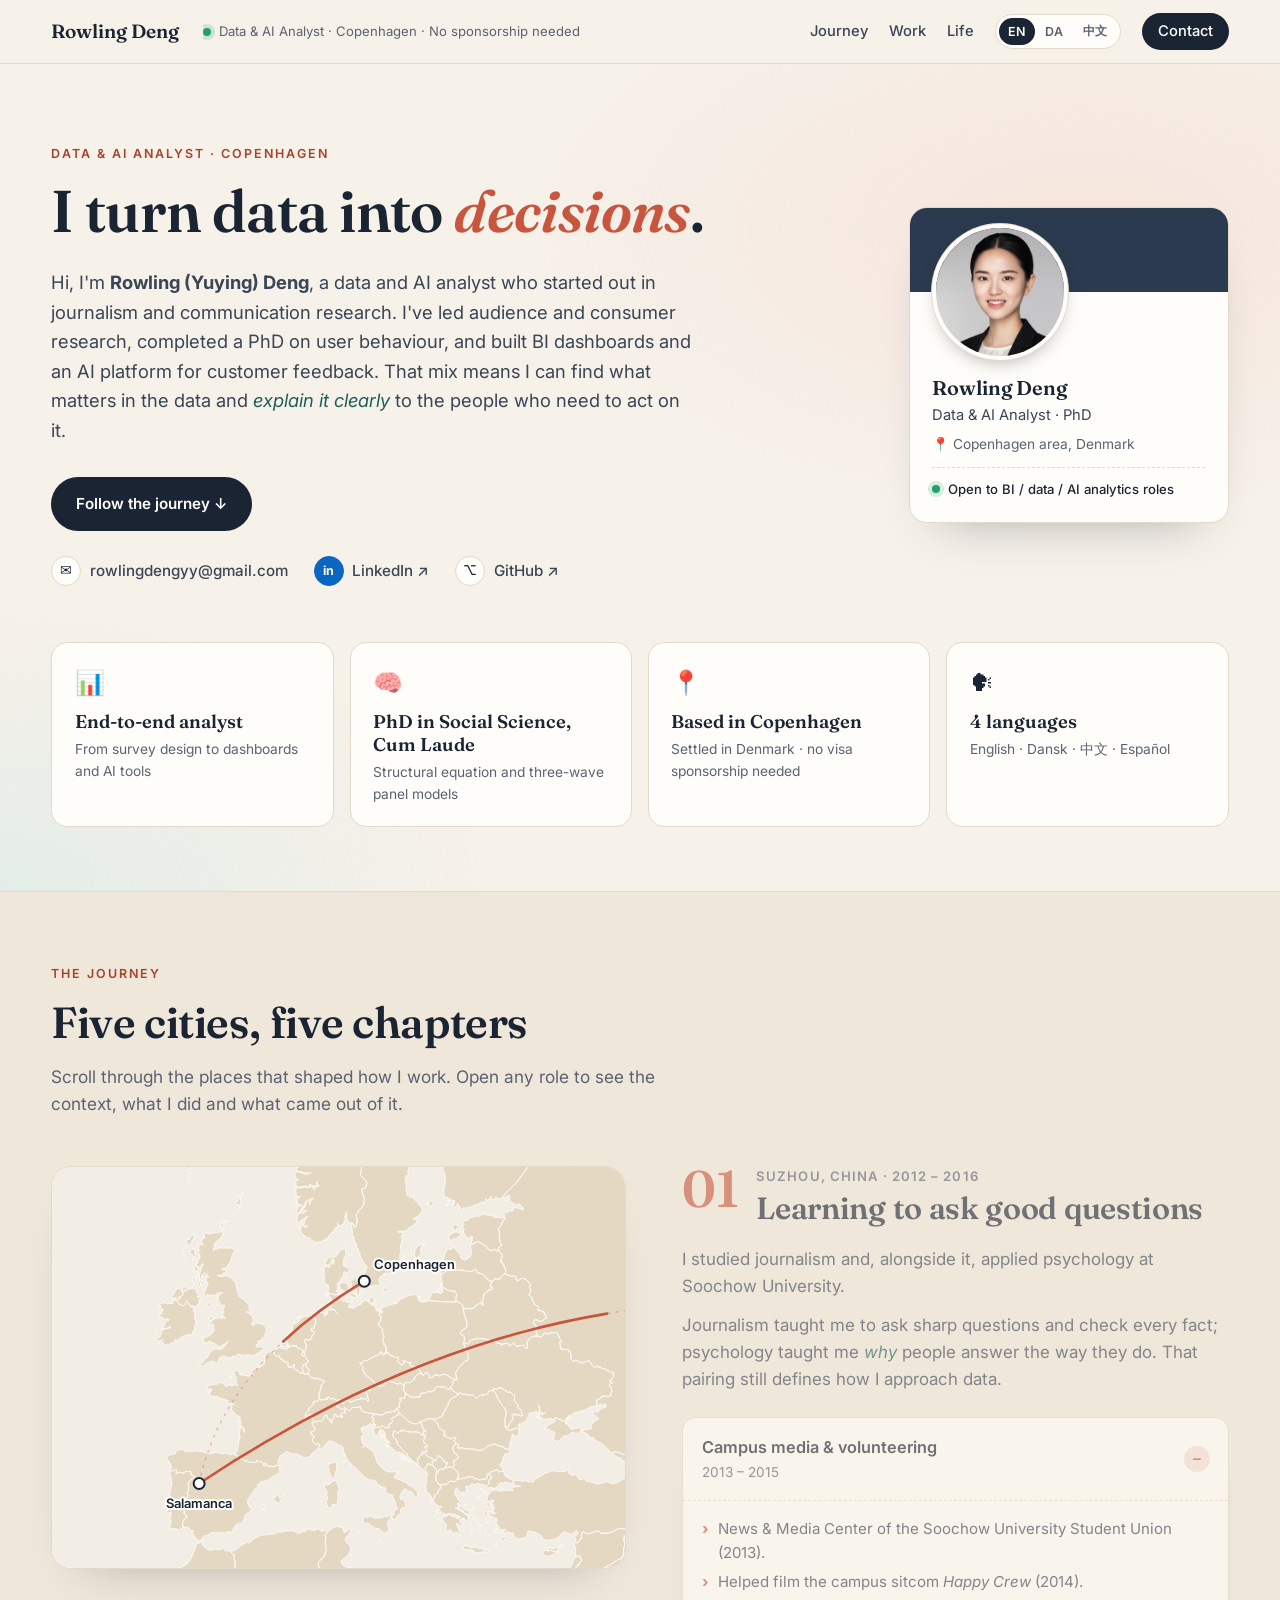
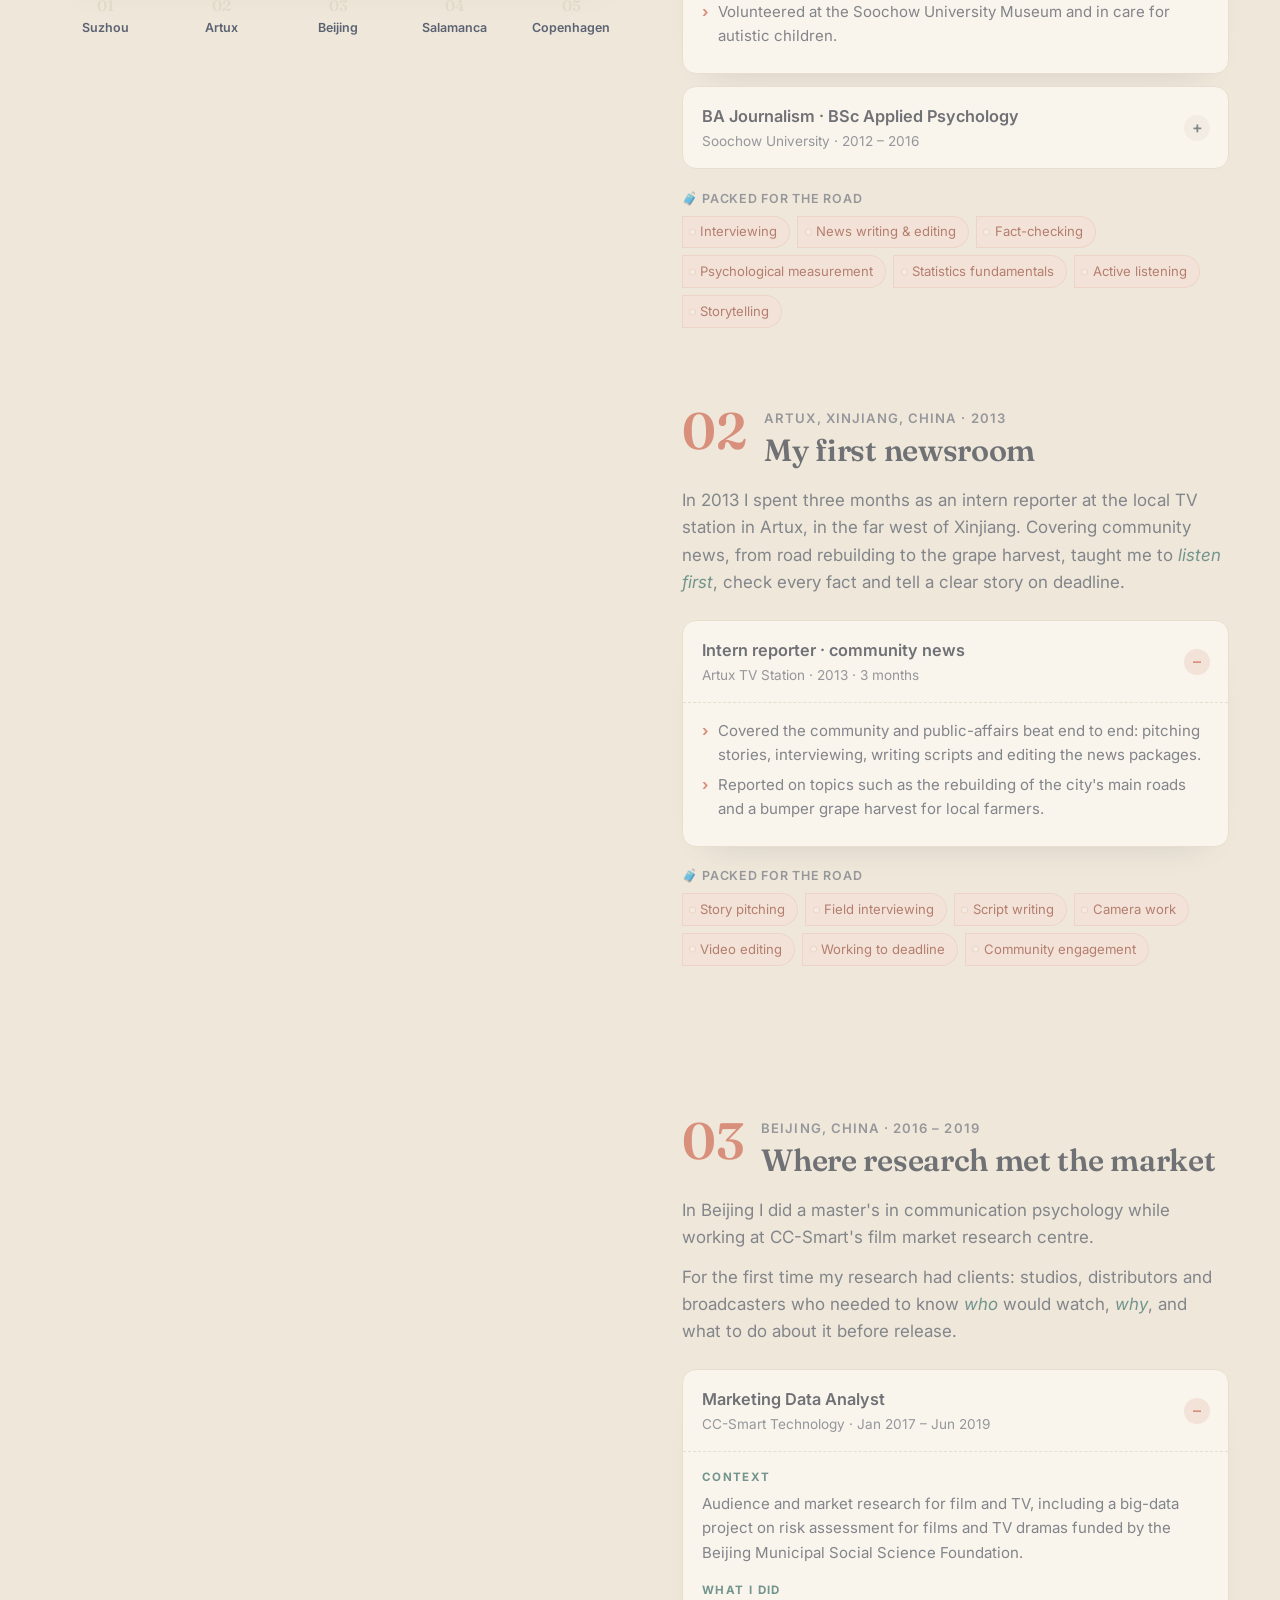
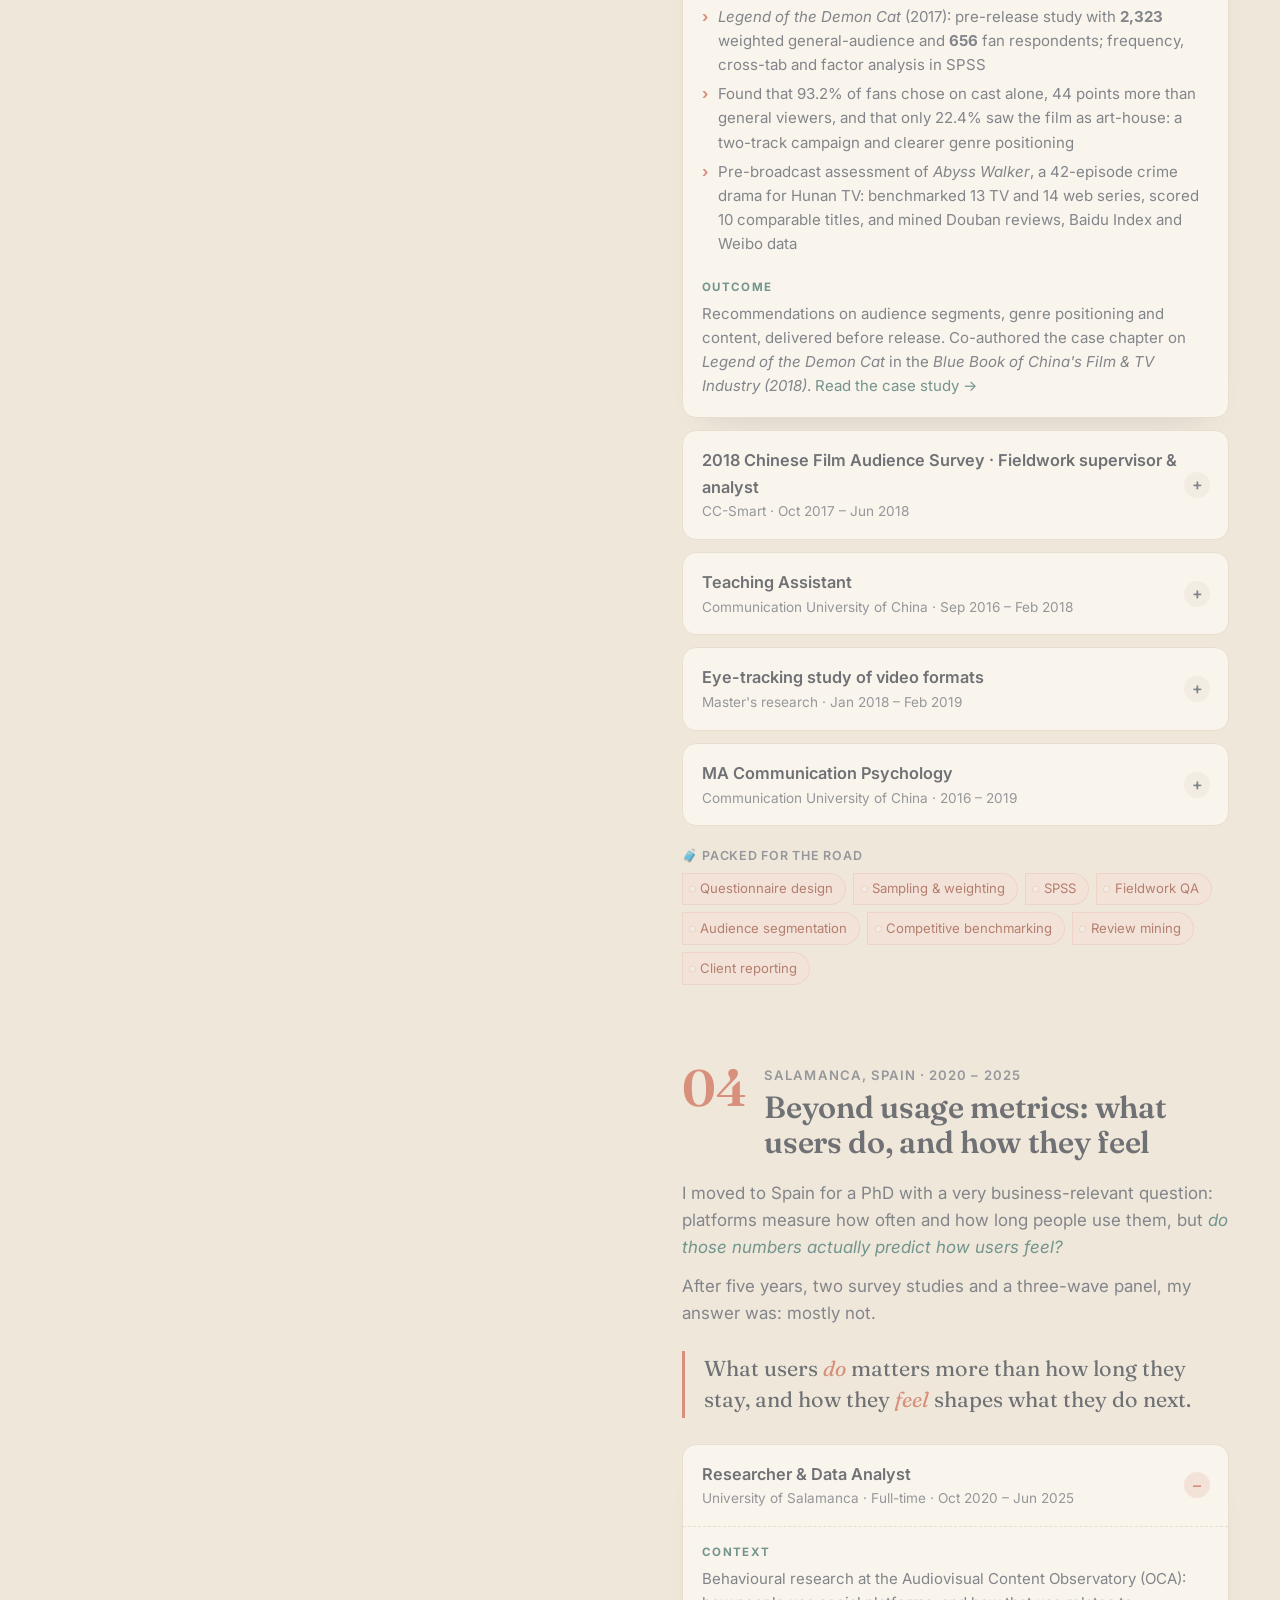
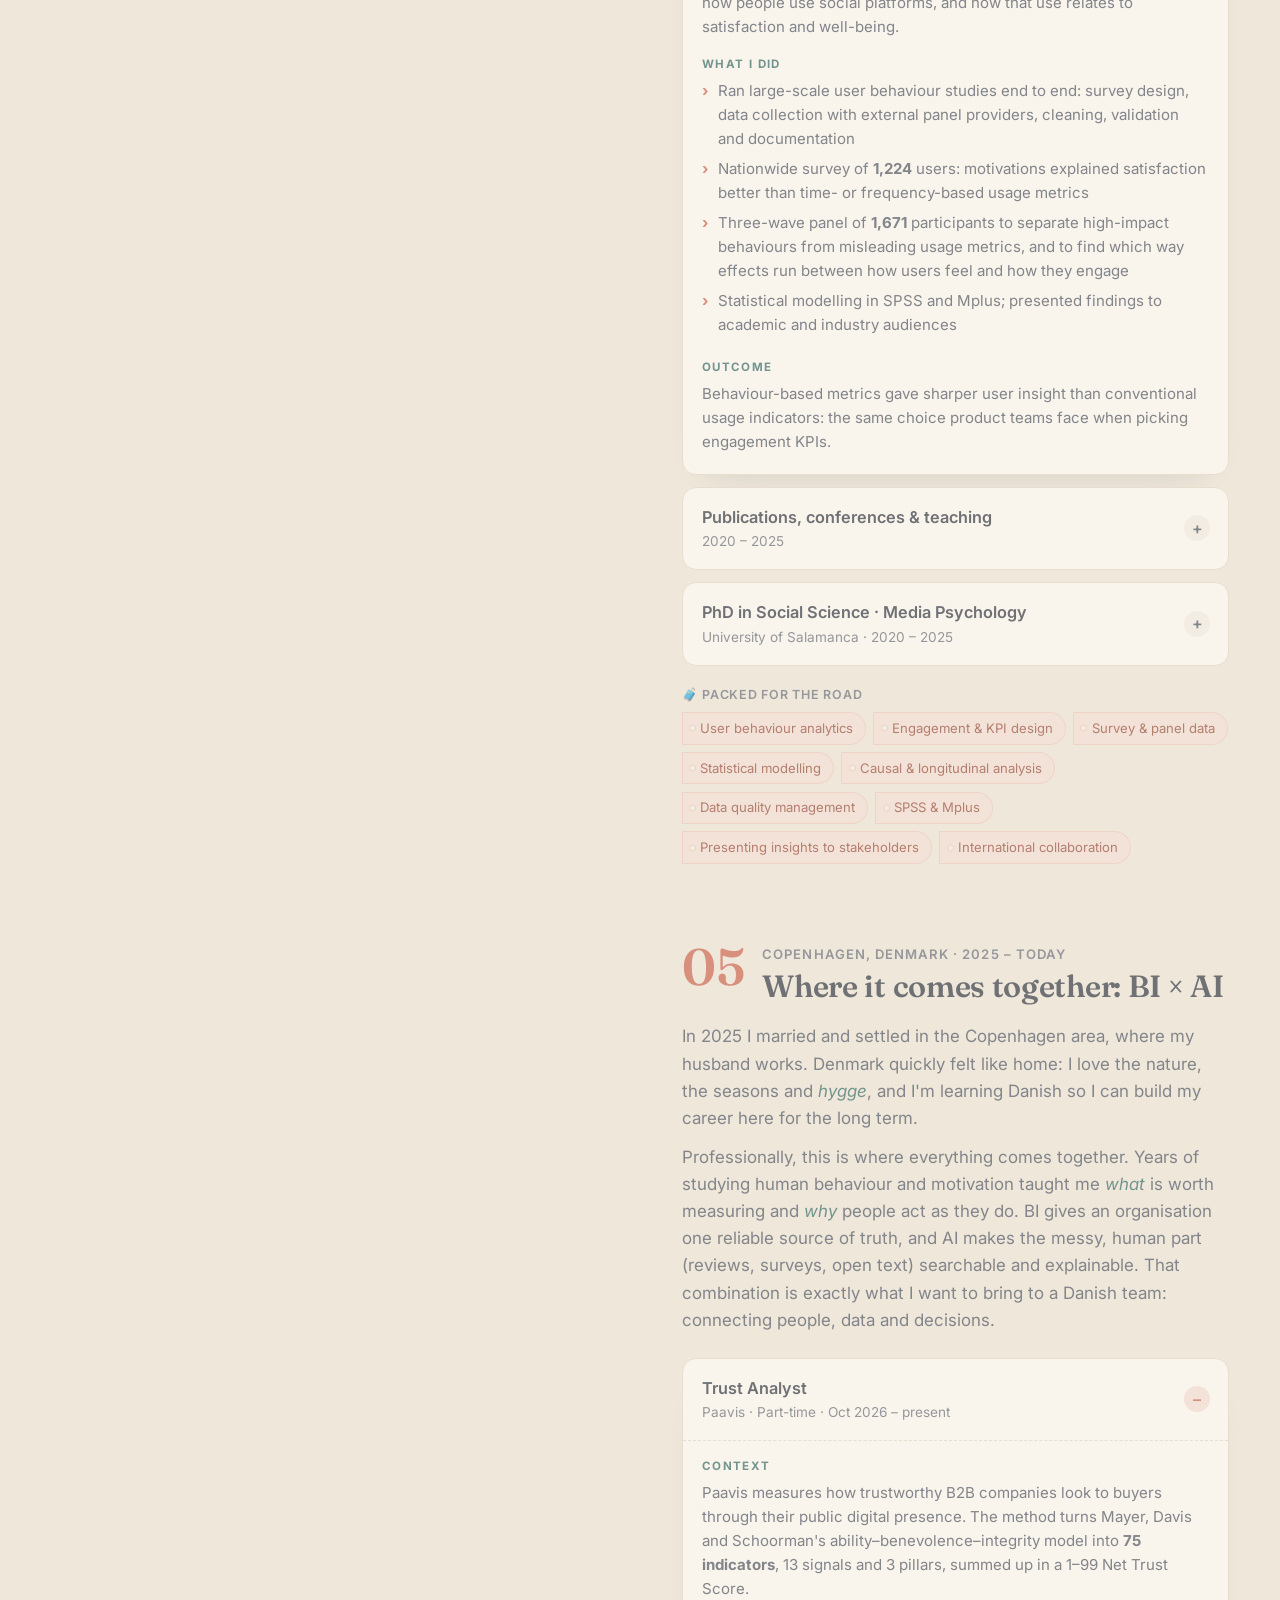
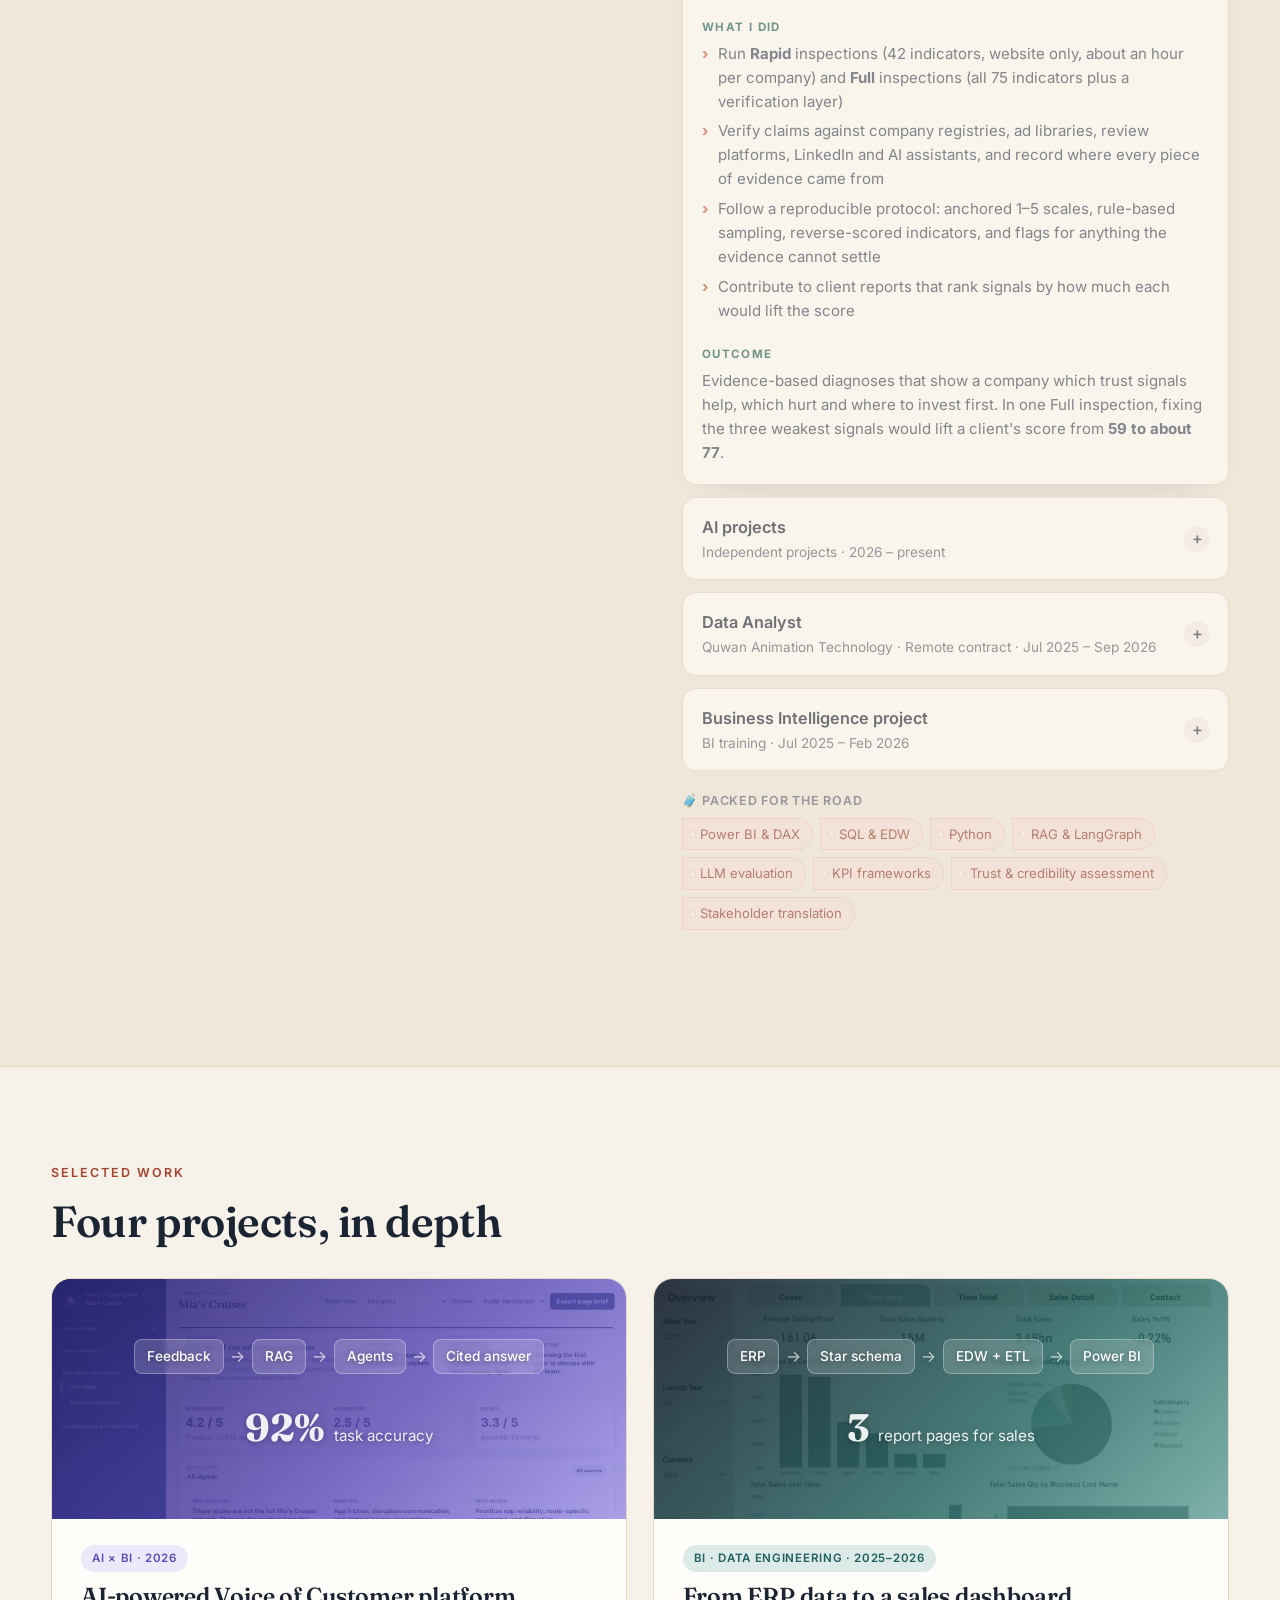
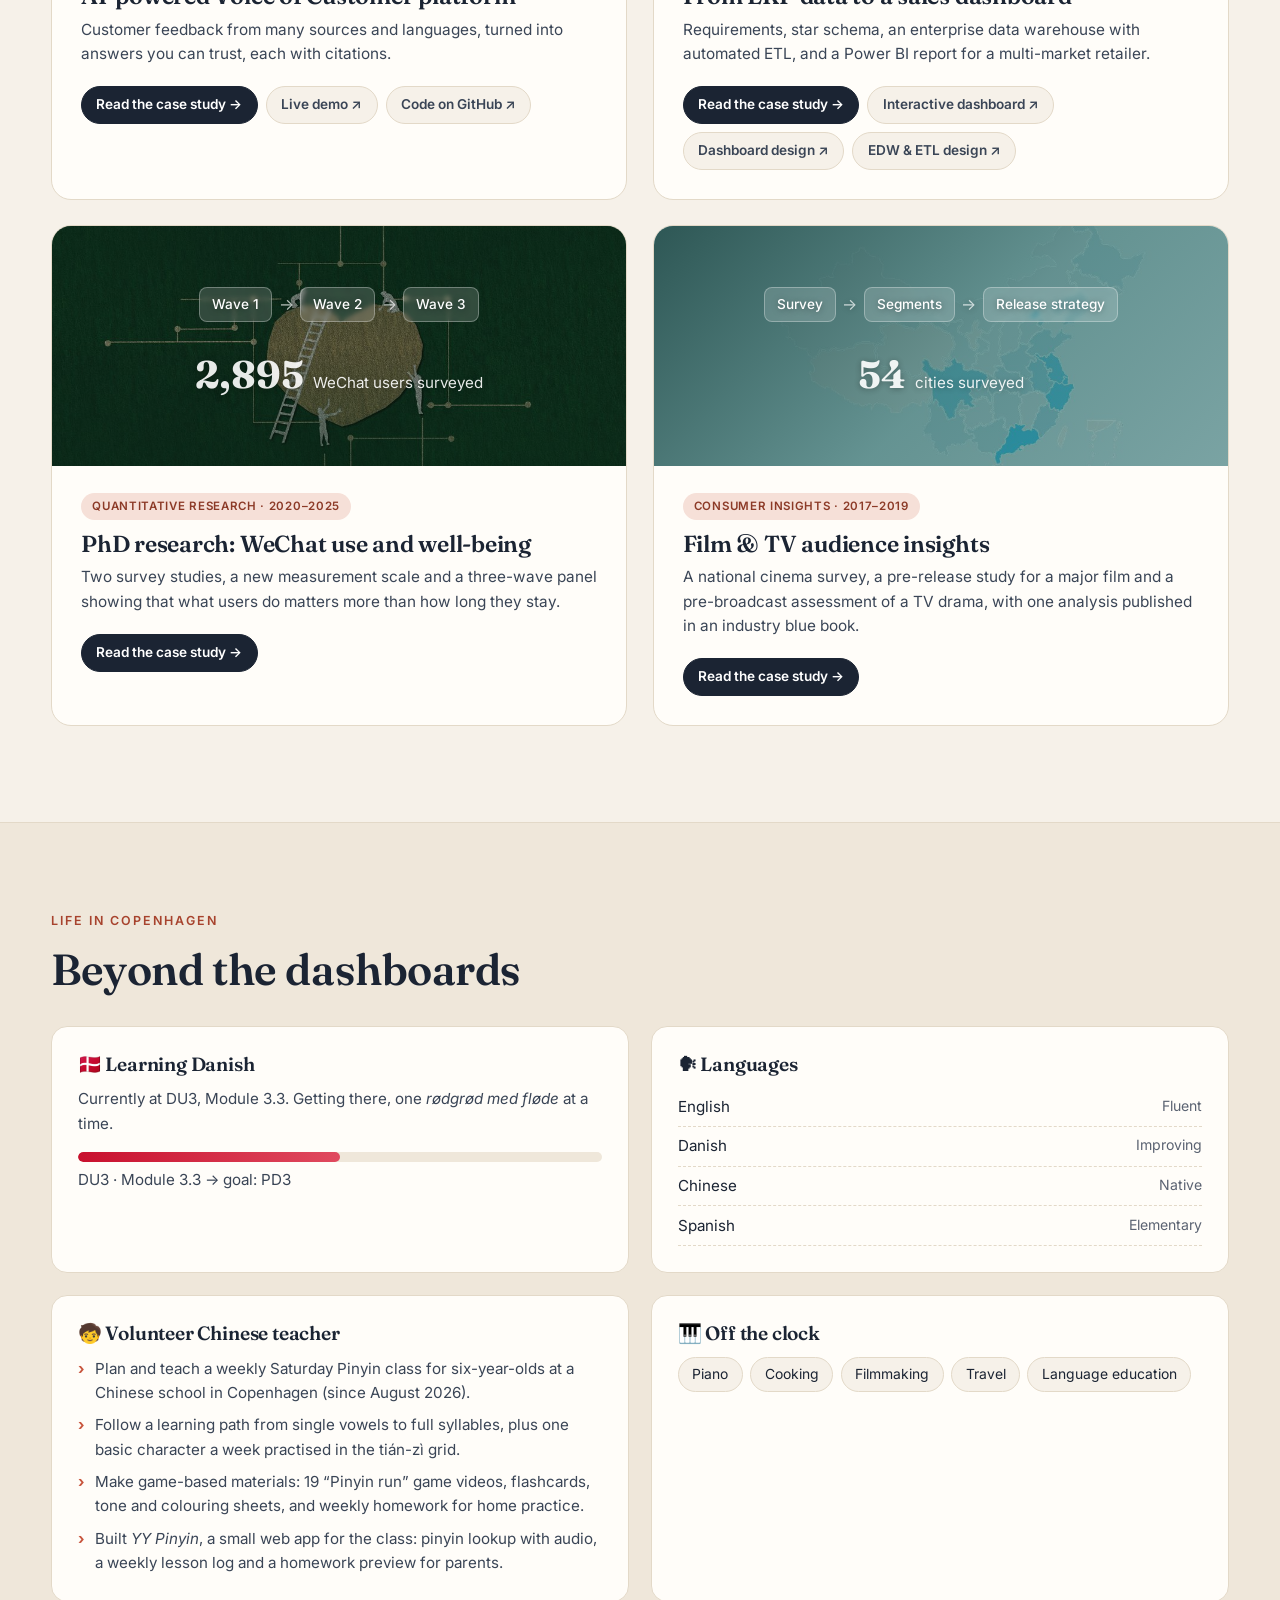
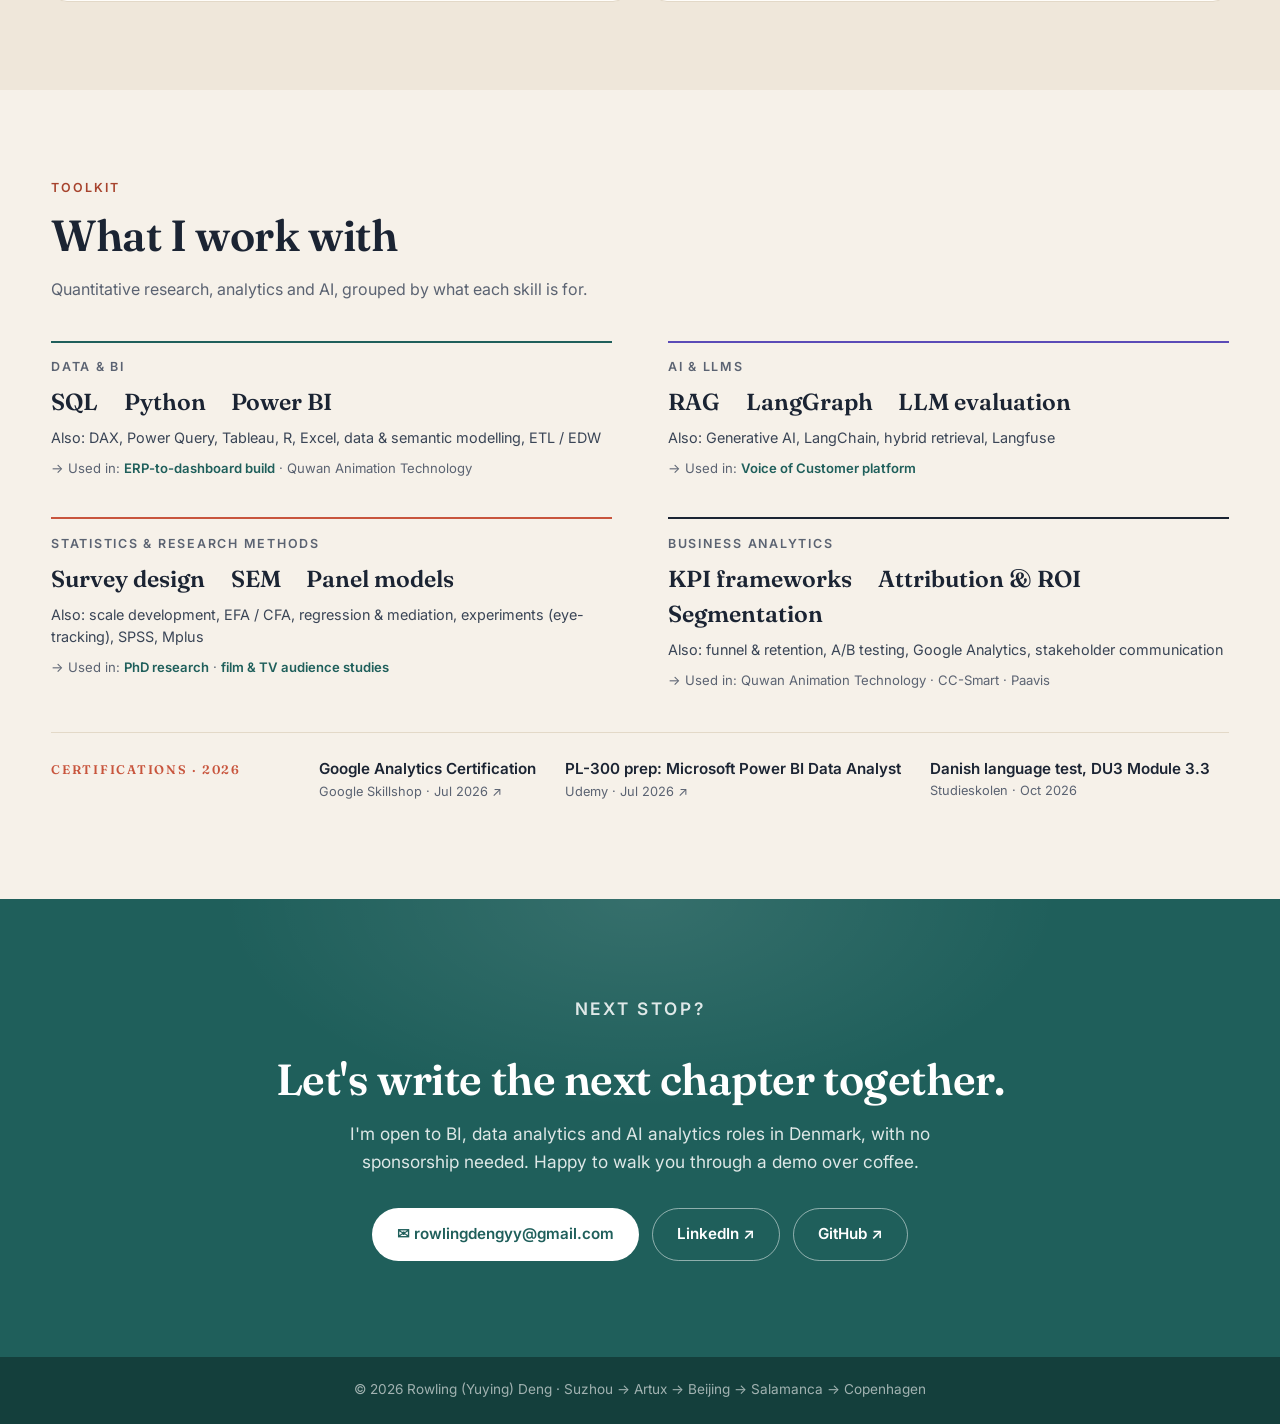
<file: index.html>
<!DOCTYPE html>
<html lang="en">
<head>
  <meta charset="UTF-8" />
  <meta name="viewport" content="width=device-width, initial-scale=1.0" />
  <title>Rowling Deng · Data &amp; AI Analyst in Copenhagen</title>
  <meta name="description" content="Rowling (Yuying) Deng: data &amp; AI analyst in Copenhagen with a PhD in quantitative social science. Survey research, statistics, BI and LLM-powered customer insight. No visa sponsorship needed." />
  <meta name="author" content="Rowling (Yuying) Deng" />
  <meta name="theme-color" content="#f6f1e9" />
  <link rel="canonical" href="https://yuying6668.github.io/" />
  <link rel="icon" href="data:image/svg+xml,%3Csvg xmlns='http://www.w3.org/2000/svg' viewBox='0 0 64 64'%3E%3Crect width='64' height='64' rx='14' fill='%231f5f5b'/%3E%3Ctext x='32' y='43' font-family='Georgia,serif' font-size='30' font-weight='600' fill='white' text-anchor='middle'%3ERD%3C/text%3E%3C/svg%3E" />
  <meta property="og:type" content="profile" />
  <meta property="og:url" content="https://yuying6668.github.io/" />
  <meta property="og:title" content="Rowling Deng · Data &amp; AI Analyst in Copenhagen" />
  <meta property="og:description" content="Data &amp; AI analyst in Copenhagen with a PhD in quantitative social science: surveys, statistics, BI and LLM-powered customer insight. Open to roles in Denmark." />
  <meta property="og:image" content="https://yuying6668.github.io/assets/og-image-v4.png" />
  <meta property="og:image:width" content="1200" />
  <meta property="og:image:height" content="630" />
  <meta name="twitter:card" content="summary_large_image" />
  <script type="application/ld+json">
  {
    "@context": "https://schema.org",
    "@type": "Person",
    "name": "Rowling (Yuying) Deng",
    "alternateName": ["Yuying Deng", "邓堉颖"],
    "jobTitle": "BI & AI Analyst",
    "url": "https://yuying6668.github.io/",
    "image": "https://yuying6668.github.io/assets/avatar.jpg",
    "email": "mailto:rowlingdengyy@gmail.com",
    "address": { "@type": "PostalAddress", "addressLocality": "Copenhagen", "addressCountry": "DK" },
    "alumniOf": ["University of Salamanca", "Communication University of China", "Soochow University"],
    "knowsAbout": ["Business Intelligence", "Power BI", "SQL", "Data Modelling", "Generative AI", "RAG", "LangGraph", "Survey Research", "Statistical Analysis"],
    "knowsLanguage": ["en", "zh", "da", "es"],
    "sameAs": ["https://www.linkedin.com/in/rowling-deng-03bb23320/", "https://github.com/Yuying6668"]
  }
  </script>
  <link rel="preconnect" href="https://fonts.googleapis.com" />
  <link rel="preconnect" href="https://fonts.gstatic.com" crossorigin />
  <link href="https://fonts.googleapis.com/css2?family=Inter:wght@400;500;600;700&family=Fraunces:ital,opsz,wght@0,9..144,500;0,9..144,600;1,9..144,500&display=swap" rel="stylesheet" />
  <link rel="stylesheet" href="style.css?v=202611051429" />
</head>
<body>

<header class="topbar">
  <div class="wrap topbar-inner">
    <a href="#top" class="brand">Rowling Deng</a>
    <span class="topbar-status"><span class="dot"></span><span data-i18n="status">Data &amp; AI Analyst · Copenhagen · No sponsorship needed</span></span>
    <nav class="topnav">
      <a href="#journey" data-i18n="nav.journey">Journey</a>
      <a href="#work" data-i18n="nav.work">Work</a>
      <a href="#life" data-i18n="nav.life">Life</a>
      <div class="lang-switch" role="group" aria-label="Language">
        <button type="button" data-lang="en" aria-pressed="true">EN</button>
        <button type="button" data-lang="da" aria-pressed="false">DA</button>
        <button type="button" data-lang="zh" aria-pressed="false">中文</button>
      </div>
      <a href="#contact" class="pill-btn" data-i18n="nav.contact">Contact</a>
    </nav>
  </div>
</header>

<main id="top">

  <!-- ================= HERO / ABOUT ================= -->
  <section class="hero">
    <div class="wrap hero-grid">
      <div class="hero-text">
        <p class="kicker" data-i18n="hero.kicker">Data &amp; AI analyst · Copenhagen</p>
        <h1 data-i18n="hero.title">I turn data into <em>decisions</em>.</h1>
        <p class="lead" data-i18n="hero.lead">
          Hi, I'm <strong>Rowling (Yuying) Deng</strong>, a data and AI analyst who started out in journalism and communication research.
          I've led audience and consumer research, completed a PhD on user behaviour, and built BI dashboards and an AI platform for customer feedback.
          That mix means I can find what matters in the data and <em>explain it clearly</em> to the people who need to act on it.
        </p>
        <div class="hero-cta">
          <a href="#journey" class="btn btn-primary" data-i18n="hero.cta">Follow the journey ↓</a>
        </div>
        <ul class="hero-contact">
          <li><a href="mailto:rowlingdengyy@gmail.com"><span class="ic">✉</span>rowlingdengyy@gmail.com</a></li>
          <li><a href="https://www.linkedin.com/in/rowling-deng-03bb23320/" target="_blank" rel="noopener"><span class="ic ic-in">in</span>LinkedIn ↗</a></li>
          <li><a href="https://github.com/Yuying6668" target="_blank" rel="noopener"><span class="ic">⌥</span>GitHub ↗</a></li>
        </ul>
      </div>
      <aside class="hero-card">
        <div class="hc-cover" aria-hidden="true"></div>
        <img class="hc-avatar" src="assets/avatar.jpg" alt="Portrait of Rowling Deng" width="300" height="300" />
        <div class="hero-card-body">
          <p class="hc-name" data-i18n="hc.name">Rowling Deng</p>
          <p class="hc-role" data-i18n="card.role">Data &amp; AI Analyst · PhD</p>
          <p class="hc-loc" data-i18n="card.loc">📍 Copenhagen area, Denmark</p>
          <p class="hc-open"><span class="dot"></span><span data-i18n="card.open">Open to BI / data / AI analytics roles</span></p>
        </div>
      </aside>
    </div>

    <div class="wrap">
      <ul class="traits">
        <li><span class="t-ic">📊</span><strong data-i18n="trait1.t">End-to-end analyst</strong><span data-i18n="trait1.d">From survey design to dashboards and AI tools</span></li>
        <li><span class="t-ic">🧠</span><strong data-i18n="trait2.t">PhD in Social Science, Cum Laude</strong><span data-i18n="trait2.d">Structural equation and three-wave panel models</span></li>
        <li><span class="t-ic">📍</span><strong data-i18n="trait3.t">Based in Copenhagen</strong><span data-i18n="trait3.d">Settled in Denmark · no visa sponsorship needed</span></li>
        <li><span class="t-ic">🗣</span><strong data-i18n="trait4.t">4 languages</strong><span>English · Dansk · 中文 · Español</span></li>
      </ul>
    </div>
  </section>

  <!-- ================= JOURNEY ================= -->
  <section id="journey" class="journey">
    <div class="wrap journey-head">
      <p class="kicker" data-i18n="journey.kicker">The journey</p>
      <h2 data-i18n="journey.title">Five cities, five chapters</h2>
      <p class="section-lead" data-i18n="journey.lead">Scroll through the places that shaped how I work. Open any role to see the context, what I did and what came out of it.</p>
    </div>

    <div class="wrap journey-grid">
      <div class="map-col">
        <div class="map-sticky">
          <svg id="map" viewBox="0 0 800 560" role="img" aria-label="Map of the route Suzhou, Artux, Beijing, Salamanca, Copenhagen">
            <rect class="sea" x="-200" y="-200" width="1200" height="960" />
            <path class="land" d="M377.9,485.5L375,486.5L374.3,487L373.6,487.6L373.1,488.3L372.7,489.6L373,490.7L373,491.3L370.8,492.5L370.3,492.6L369.5,493.2L367.9,493.8L366.2,494.3L363.4,494.9L362.3,495.6L361.4,496L359.9,496.2L357.9,496.8L356.8,497.3L355.1,498.3L354.8,498.9L353.5,500.3L352.9,500.7L351.7,501L350.7,501L349.1,500.7L348.3,501.3L347.1,501.8L345.8,503L343.3,503.6L342.3,504.1L340.7,504.4L339,504.4L337.4,504.5L335.9,504.8L335.2,505.5L334.4,506.4L333.1,506.8L332.4,507.9L330.8,508.2L330,507.9L328.5,508.7L326.1,509L325.6,508.7L324.5,508.3L323.6,508.6L323.6,507.8L322.2,505.3L322.5,503.1L322.2,501.8L321.4,500.9L321.4,499.8L320.9,498.2L321,497.8L320.4,496L320.5,495.5L320.1,494.4L318.9,493.8L319.2,493.3L319.7,493.6L319.7,493L319.3,491.3L320,489.1L319.7,487.1L320.8,486.3L321.5,485.4L321.8,485.2L321.9,484.5L321.5,483.7L321.8,482.2L322.2,481.8L322,481.3L322.6,480.7L323.2,480.3L324.3,480.6L324.9,481.2L326.1,481.5L327.4,481L328.5,480.9L329.6,481L330.7,480.8L333.3,480.9L334.5,481.5L335.2,481.6L339.6,482L341.7,481.8L342.2,482.2L343.3,483.7L344.3,483.7L344.9,483.4L346,482.7L346.8,480.7L350.1,476.5L355,474L355.9,473.8L365.8,472.4L371.6,471.5L374.9,479.3L375.9,481.6L376.3,481.8ZM318.6,493.4L318.4,493.5L318.4,492.8L318.8,493ZM319.5,502.7L319.1,502.9L319.4,502.4ZM319.7,501.2L319.1,501L319.5,500.6ZM381.7,508.9L382.6,508.8L384.1,508.8L385.9,509.4L385.4,509.8L384.6,510L383.8,510.5L381.5,510.8L380.8,510.6L380.2,510.1L379.2,509.5L379.8,508.8L380.4,508.5L381,508.5ZM666,521.9L666.1,522.8L665.7,524L665.4,522.7L664.8,522L665.6,521.7ZM685.6,496.9L685.6,495.9L685.3,495.3L685.8,494.8L686.3,493.7L685.8,492.9L684.5,491.9L683.7,490.8L683.7,490.2L684.7,489.8L684.9,489L683.9,488.5L683,487.7L682.2,487.2L681.7,486.2L681.1,486.6L680.7,486.4L680,485.5L679.9,484.1L679.8,483.7L679.4,483.4L678.5,482.1L677,480.9L675.2,479L674.8,478.5L674.6,477.6L673.9,476.6L673.2,476.3L672.2,475.5L671.8,474.8L672.1,473.6L671.3,473.1L669.7,472.7L668.2,471.6L666.3,470.3L665.2,469.9L665.1,469.5L665.8,469L666,468.6L665.7,467.6L665.8,467.5L667.1,467.4L668.7,467.9L669,467.8L669.9,467L670.4,465.8L670.9,465.4L670.7,464.5L670.2,464.2L669.6,464.3L669.1,463.3L667.7,462.9L668.7,462.2L668.9,461.6L667.6,460.6L666.7,460L666,459.8L664.5,460.6L664,461.2L663.6,461.3L662.6,460.8L661.2,460.4L660.6,460.1L659.3,458.3L659.2,457.9L659.4,456.8L659.7,456L659.7,455.3L659.1,455L659,454.6L658.7,455.2L658.3,455.5L658,455.2L657.6,454L657.1,453.7L656.9,453.2L655.4,451.7L655.1,451.1L655.7,450.6L656.8,448.9L657.3,448.9L659,449.8L659.6,450.6L660,450.6L660.8,450.1L660.8,449.8L661.7,448.7L662,448.8L662.7,449.8L663,449.7L663.5,448.6L665.2,450.1L665.5,450L666,448.8L666.8,448.5L667.3,449.1L667.7,449.1L668.6,448.5L669.5,448.4L670.1,447.8L670.3,446.7L670.5,446.5L672.4,445.6L672.8,445.2L673.3,445.4L674.1,446.2L674.4,446.9L675.2,447.1L676.1,447.8L676.7,447.7L677,447.4L678,447.6L678.4,448.1L678.9,448.1L680,447.9L681.3,448.6L680.9,449.5L680.2,449.9L680,451L680.1,451.3L680.6,451.9L680.7,453.5L681.1,453.4L682.7,454.1L682.7,454.4L683.6,455.1L684.2,455.2L684.6,455.8L685.1,455.6L685.3,455.9L687.1,455.6L688.1,456.4L687.2,456.5L686.6,457L684.9,457.8L684.6,459.2L683.5,459.8L683,459.5L682,459.8L680.8,459.5L680.8,459.7L681.2,461.1L680.1,462.3L680.2,463.2L679.9,463.8L679.2,464.3L677.9,465.6L677.3,465.6L676.9,465.9L675.9,468L675.7,469.2L675.8,469.8L675.3,470.8L674.9,471.2L674.8,471.7L676.3,474.5L677.3,475.6L678.3,476.2L679.3,477.2L679.8,477.8L679.5,478.2L679.7,479.1L678.9,478.9L679.9,479.5L681.1,481.2L682.2,482.1L683.3,483.1L683.6,484L684.6,484.6L685.7,485.5L685.7,485.7L686.7,486.4L687.2,486.9L687.3,487.4L688.4,487.3L689.4,488.8L689.8,488.8L689.9,489.4L690.5,490L690.8,490.7L692.1,492.3L692.9,492.9L693.4,494.1L693.6,495.2L694,496.3L694.4,496.8L694.4,497.8L695,499.4L695.1,500.1L695.6,501.8L695.5,502.4L695.3,501.8L695.3,503.4L695.5,504.2L695.4,505.2L696.1,506.7L696.3,507.1L696.3,508.4L696.4,509.1L695.8,508.3L695.2,508.9L695.6,510.3L695.1,510.2L695.1,512.5L694.8,513.5L695,514.2L694.7,514.9L694.1,515L693.8,516.4L692.9,516.6L692.2,517.2L691.4,517.5L689.8,518.8L688.8,519L688.3,520L687.4,520.1L685.8,520.9L685.3,521.3L684.1,521.8L683.7,521.4L683.1,521.3L682.8,520.9L682.7,520.3L682.4,521.6L682.1,521.9L681.6,521.6L681.1,521L680.4,521.5L681.1,521.6L681.3,522L681.2,522.4L679.6,522.4L681.1,523L681.4,523.5L680.7,524.2L680.7,524.7L680.3,524.9L679.5,524.5L677.7,522.8L678,523.3L679.8,525.1L680.2,526.2L679.7,526.7L679.1,526.7L678.1,526L676.5,524.3L676,524.1L677.6,526L678.1,527L677.9,527.6L674.1,529.3L673.6,530.1L673.1,531L672.4,531.5L672,532L670.7,532.2L670,532.2L670.7,531.3L670.3,531L670.2,528.8L670.4,526.4L670.8,525.2L671.8,524.7L671.8,524.1L671.5,523.7L670.6,523.5L670.2,523L669.4,523.1L669,522.6L668.1,521.8L668.8,521.2L670.3,521.1L671.6,519.9L671.4,519L672.2,519L673.1,519.3L673.5,518.7L675.2,518.4L675.6,518.4L676.1,519.2L676.6,519L677.5,519.5L677.9,519.5L677.7,518.8L677.9,518.3L676.3,517L676.1,516.7L676.1,514.7L676.5,514.6L677,514L677.5,514L678.9,514.4L679.3,514.3L679.3,512.9L680.9,512.7L681.3,512.3L682.2,512.2L683.5,511L684.5,510.8L684.8,511.1L685.5,510.5L685.8,509.5L685.7,508.5L685.3,507.2L685.3,506.6L686,504.3L685.6,503L684.5,500.3L684.7,498.8L685.2,498.4L685.6,497.2ZM680.4,531.7L680.1,531.6L680.7,531.2ZM683.6,521.8L683.1,522.2L683.1,521.9L683.7,521.6ZM681.9,460.6L681.3,460.3L681.5,459.9ZM686,458.2L685.2,458.9L684.9,458.9L685.3,457.9ZM685.6,459.9L684.9,460.1L685.7,459.3ZM682.8,461L682.1,460.5L682.3,460.3L682.9,460.5ZM148.1,319.7L148.1,319.7L148.1,319.7ZM478.8,317L479.3,316.7L480.3,317.3L480.4,317.6L478.2,318.7L478,319.5L477,319.8L476,321L474.5,322.1L474.6,322.6L476.1,323.3L477.1,323L477.6,323.4L477.9,324.5L479.7,325.3L481.4,325.4L481.5,323.9L482.2,324.1L482.6,323.7L482.5,322.6L482.9,322.4L483.1,323L483.6,323.3L484,324.1L484.1,325L485.1,325.2L485.7,325.1L485.8,326.2L486.8,326.1L487.6,326.6L488.5,327.4L490.4,327.5L491.2,327.7L491.1,328L489.1,329L488.6,329.8L488,330L487,329.6L487.1,330.4L486.8,330.9L486.1,330.5L485.5,330.6L484.5,332L483.9,332.1L483,332.7L482.7,332.3L482.1,332.3L481.2,331.8L479.7,331.9L478.9,332.1L477.2,332.4L476.9,332.3L476.5,331.5L475.7,331.2L475.6,330.5L477.4,329L477.7,328.4L477.1,328.1L477.2,327.6L476,326.3L475.6,326.2L475.1,327.2L474.3,327.8L471.9,329L471.4,328.8L470.2,328L469.6,328.5L469.6,329.2L469,329.7L469.5,331.4L469.1,331.7L469.4,332.4L467.6,332.2L465.9,332.5L465.8,332.9L467.4,332.9L467.6,333.3L466.7,333.5L466.6,333.8L467.1,334.5L466.6,334.6L466.3,335.1L465.8,335.1L465.5,336.6L464.8,337.3L464.4,337.3L462.6,337.1L460.6,336.7L459.6,337.1L458.9,337.8L458.5,339.4L458.8,339.8L460,340.1L460.3,340.4L460.3,341.1L460.9,341.3L461.9,341.2L462.8,341.5L463,342L462.4,343.6L462.7,345L463,345.7L464.1,346.7L464.1,347.6L463.5,348.7L463.2,348.9L462.2,350.4L461.4,351.5L461.1,352.1L461,353.8L460.8,354.3L460.5,353.9L460,354L459.4,353.6L458.3,354L457.6,353.9L456.9,353.2L455.6,352.9L453.8,353.1L453.7,352.3L453.8,349.9L454.4,348.9L454.1,348.3L453.1,348.1L451.9,347.2L450.1,346.5L449.3,346.8L448.7,346.7L447.5,345.9L445.7,344.5L444.2,343.6L443.3,343.1L441.3,341.4L440.5,341.5L438,339.8L436.8,338.4L431.9,334.9L431,334L430.8,333.6L430.4,331.4L429.9,330.4L429.3,329.9L428.8,328.8L428,326.2L427.7,325.7L426.2,324.6L425.4,324.4L424.8,324.5L424.5,325L421.2,324.6L419.5,324.8L417.5,323.4L417.3,322.9L417.7,322L417.4,321.2L417.6,320.5L418,320.1L417.6,319.6L416.7,319.2L417,317.4L416.2,316.6L413.9,316.6L412.9,316.2L412.4,315.2L412,314.9L410.6,314.6L409,312.9L408.3,313.8L407.1,313.6L406.5,314.1L407.3,314.9L408.4,316.5L407.9,316.7L407.5,315.8L407,315.5L405.8,315.2L405.3,315.7L405.2,316.3L404.6,317.4L403.9,317.6L402.2,317.7L401.3,318.2L400.6,319.2L399.8,320L400.1,323L400.7,323.8L400.1,324.5L398.7,324.3L394.2,324L394.2,317L394.2,295.5L402.7,292.8L408.2,291.1L408.8,291L409.4,291.4L415.7,295.7L422.6,300.3L423,300.7L423.5,302.1L424.8,303.5L428.2,307.4L428.7,307.4L435.1,306.3L442.1,306.9L444.2,305.8L444.7,305.7L446.7,308L448,308.8L449.8,312.2L451.4,311.3L451.1,315.3L451,316.5L450.9,318.8L453.7,318.9L453.9,320.9L454.6,324.4L454.9,325.1L455.5,325.4L460.7,325L461.1,325.2L461.8,325L462.8,326.2L462.4,327.9L463.8,329L465,329.4L465.6,329L465.3,328.2L465.5,327.4L466.3,326.1L467.7,324.9L468.2,323.7L468.7,323.2L469.9,322.7L470.1,322.4L471.6,321.4L473.3,320.8L474,320.2L474.7,319.3L475.8,318.3L476.9,318.5L477.5,317.6ZM477.2,326.9L477.2,326.9L477.2,326.9ZM480.3,334.7L479.2,334.6L479.4,333.9L479,333.6L479,332.9L480.4,333.5L480.1,334ZM483.5,334.2L482.9,334.3L483.6,333.9ZM66.4,260.3L66.5,260.8L65.2,260.8L65.3,260ZM63.6,258.1L63.4,258.6L62.9,258.3ZM52.9,215.1L51.8,216.3L50.8,216.2L51.3,214.7L52.3,213.2L53.1,213.1L53.3,214.3ZM62.7,239.1L62.3,239.5L61,239.9L59.2,241.2L57.7,241L56.6,239.9L55.5,239.3L53.9,239.6L54.7,238.8L53.7,238.6L53,238L51.8,238.1L50.1,239.1L48.9,238.4L48.4,236.9L48.1,236.8L49.1,235.7L50.3,235.3L53.1,233.8L54.4,232.7L55.3,230.7L54.8,230L55,229.1L54.6,228.1L54.6,227.2L53.2,227.3L51.9,228.1L51.4,228.2L51.6,227.4L52.9,226.2L53.4,225.4L54.6,224.3L56.3,223.5L57.2,223.6L59,223.1L60.3,223.9L59.9,222.7L60.5,222.4L61.3,223.5L62.3,223.5L61.4,223.1L60.5,221.5L60.5,220.8L61.3,219.4L60.7,219L60.7,217.8L61.4,217.2L61.6,215.2L59.9,215.6L59.1,214.7L57.7,212.4L57.5,211.4L58.2,209.4L59.4,208.1L60.7,207.6L58.4,207.5L56.5,208.4L55.5,209.3L54.5,209.3L53.5,208.8L52.3,209.5L50.6,208.7L50.1,210.2L48.8,208.5L48.6,207.3L49.3,207.2L49.8,205.7L51.4,202.2L51.1,201.2L50.2,200.2L50.3,198.4L50.7,197.8L51.9,197.8L50.5,196.6L50.7,195.6L50,196.9L49.1,197.3L48.3,198.3L48.2,197.1L48.6,196L49.6,194.8L48,196.3L47.3,197.2L47.5,198.9L46.4,203.3L45.9,203.9L45.2,203.2L45.7,200.9L46.7,199.1L46.1,199L46.1,196.6L46.6,194.6L47.4,191.9L48.5,189.4L45.9,191.7L44.7,191.4L44.1,190.1L43.2,189.8L44.6,189.2L45.4,188.4L44.7,187.9L45.4,187.3L46.2,185.8L46.4,184.5L45.9,183.4L45.1,183L45.3,181.7L46.3,181.2L45.4,180.2L45.6,178.8L46.1,177.7L48.7,177.7L47.3,175.9L47.7,173.8L49.5,173.6L49.1,172.7L49.2,170.8L50,170.1L51.2,170.9L52.4,170.3L52.8,170.9L54.2,170.4L58.3,169.8L59.4,169.4L60.6,169.6L60.3,171.7L59.7,172.9L58.6,173.8L55.3,176.8L55,178L56,178.3L54.8,179.8L54.5,180.9L56,180.6L58.6,179.5L60.4,179.9L61.7,179.7L65.1,179.8L66.1,179.6L67.3,180.5L67.8,181.8L66.4,184.2L66,185.8L65.1,188.3L64.1,189.7L63.2,191.4L62.2,192.2L60.6,192.6L59.7,193.3L61.5,193.1L62.8,193.9L62.2,195.1L61,195.2L59.9,196.3L58.8,196.9L56.9,196.5L57.4,197L60.6,197.6L61.8,196.9L63.1,196.9L65.7,198.1L67.5,200.5L68.5,201.5L68.7,202.2L69.8,206.9L70.5,209.4L71.3,210.5L74,212L75.7,214.2L77.3,215.7L76.7,216.7L77.2,218.2L78.5,220.6L77.4,220.3L76.3,219.4L75.1,219.8L76.2,219.8L78.5,222L79.4,223.2L79.8,224.9L79.5,225.6L78.1,227.3L79.4,228.2L80,228L81,226.7L81.8,226.6L83.8,226.8L85.6,227.4L87.2,228.7L87.5,229.4L87.7,231.3L86.6,234.9L85.3,236.1L84.8,235.9L85,237.1L84,237.6L83.2,237.4L82.1,238.1L82.9,238.5L82.9,239.6L81.2,240L81.7,241.3L82.9,241.5L84.9,241.3L85.8,241.5L85.7,243.1L83.7,244.3L83.2,245.4L82.2,245.3L81.7,245.8L79.5,246.8L79,246.9L76.7,246.4L75.3,246.4L73.4,246.8L69.8,245.7L70.3,246.3L69.3,247L67.3,247.3L66.3,247.2L66.7,248.1L66.3,248.3L64.6,248L63.4,248.2L62.1,247.4L60.9,247.3L58.6,248L58.1,248.8L57.6,250.8L57,251.5L56.4,251.6L54.2,250.2L51.1,251.1L49.3,252.4L48.9,253.3L48.3,253.4L47.1,252.7L46.1,253.2L45.9,252.5L46.3,251.9L47.6,251.5L48.8,250.3L49.5,249.2L51.9,246.7L52.3,244.9L53.5,244.5L54.2,243L56.1,242.7L57.4,242.7L58.8,243L60.1,242.9L60.6,242.5L61.5,241.1L63.2,239.2L64.1,238ZM54.1,223.3L55,223.5L54.7,223.9L53.1,225.1L52.1,223.9L52,222.7L53.4,222.4ZM63.4,163L63.1,162.4L64.2,162.3ZM71.9,148.6L71.2,147.5L71.7,146.2ZM70.4,148.3L71.3,149.7L71.9,149.4L71,154.4L70.5,155.8L70.2,155.4L70.6,153.1L70.4,152.3L69.5,152.5L68.4,151.2L70.1,150.6L69.6,149.1L69.1,149L69.8,147.6L70.5,147.5ZM73.4,145.1L73.2,146.6L72.7,146.6L72.6,145.3ZM59.9,167.8L59.3,168L58.6,166.9L59.3,166.6ZM61.3,168.4L60.7,167.5L61.5,167.5ZM60.5,165.2L62.2,166.1L61.6,166.8L60.9,166.2L59.9,166.5L59.5,165.6L59,165.9L59.1,164.1L60.6,164.5ZM62.4,163.5L61.9,163.8L61.7,162.9L60.8,162.4L61,161.7ZM40.5,191.2L40.5,191.2L40.5,191.2ZM49,202.7L47.7,202.4L47.4,201L47.8,200.1L48.7,200.5L49,201.4ZM45.2,193.7L42.9,194.2L42.1,194.2L42.8,193.5L43.1,192.2L42.2,191.5L42.3,190.9L43.3,190.6L44.2,191.7L45.2,192.2ZM43.2,197.8L43.6,200L43.4,200.6L42.2,201.1L42.4,200.5L42,199.4L41.1,200.1L41.6,198.6L42.1,198.6ZM44.1,199L43.5,198.7L43.7,197.9L44.4,197.4L44.3,196.7L45.5,196ZM42.8,172.5L42.1,174.4L40.8,175.4L41.6,175.6L41.5,176.2L40,177.4L38.5,179L37.8,178.4L39.1,177.2L37.9,176.4L38.3,175.9L37.7,175.4L38.2,174L38.9,174.4L39.8,174.3L39.5,173.4L42.6,171ZM42.3,187.3L41.5,186.7L42.1,186.4ZM43.1,181.6L43.1,183.6L44.6,184.2L45.6,184.1L45.8,184.6L44.2,186.4L43.8,186.4L43.7,184.8L42.1,184.8L41.4,183.5L40.1,183.1L39.6,182.3L40.5,181.8L40.4,181L41.8,180.6L41.9,179.9L42.5,180.1ZM37.1,179.8L37.7,180.4L37.2,181.3L36.4,181.3L35.3,180.6L35.4,180.3ZM36.8,185.7L36.1,185.6L35.9,184.5L35.9,182.9L36.7,183ZM35.9,187.3L35.9,187.3L35.9,187.3ZM42.7,216L40.2,216.3L40.2,215.3L39.6,215L38.9,213.7L38,212.9L37.1,214L37.4,214.6L36.2,215.7L34.8,215.5L33.4,214.8L33.2,214.1L31.9,212.9L32.4,211.9L33.8,211.3L34,210.9L33.2,210.4L33.3,209.9L34.1,210L35.1,209.4L35.7,208.3L36.1,206.9L37,206.2L37.7,206.7L38.6,205.3L40,205.2L41.2,204.8L43.2,205L43.7,205.7L44,206.8L44.6,208L45.5,208.9L45.5,209.5L44.6,210.2L46.3,210.4L46.9,212L46.8,212.6L45.8,211.6L45.9,213.2L46.4,213.3L46.1,214.2L44.9,214.6L44.3,216L43.8,216.4ZM71.8,247.5L71.1,248.3L70.5,248.4L69.3,247.7L69.3,247.4L70.4,246.8ZM396,430.9L396.4,431.4L396.4,434.8L396.5,435L395.9,435.7L394.7,436.5L394.2,435.8L394.4,435.2L393.9,435.1L393.2,435.7L393.3,436.9L393,438.1L393.3,439L393,439.6L393.9,439.8L394.3,440.7L393.1,441L391.8,441.2L391.3,441.5L391.7,442.2L391.6,442.8L389.8,447.1L389.8,449.1L389.3,449.6L384.6,449L374.9,447.7L372.4,444.6L369.5,440.6L369.3,439.4L369.5,439L369.9,439.6L370.4,439.6L370.6,440.7L371.2,441.2L372.4,441.3L373.2,441.2L374.6,440.4L375.4,440.2L377.5,440.2L379.3,440.5L381.9,440.7L382.5,440.7L383.9,440.1L384.8,439.6L385.3,439.4L385.6,438.9L386.1,437.8L386.6,437.3L386.8,436.7L387.3,436.1L389.2,434.7L390.4,433.4L390.5,433L391.6,431.8L394,429.9L394.5,429.2L394.8,428.3L395.3,428.4L395.3,429L395.2,430.6L395.8,431ZM395.9,433.4L395.7,433L395.5,433.6ZM379.3,439.5L378.5,439.3L379.3,439L379.7,438.6L379.9,438.8ZM375.2,439.3L375.2,439.3L375.2,439.3ZM382.6,440L382.6,440.2L381.9,440.3L381,440.1L382.1,439.5ZM385.7,438.4L384.9,438.2L385.3,438ZM293.8,278.5L291.6,278.4L290,278.6L288.9,279.9L288.2,279.9L286.6,280.7L285.8,281.6L285.2,281.2L284.5,281.2L282.4,282.2L281.4,282L280.3,282.3L277.9,284.3L277.1,285.8L276.4,286.4L275.7,286.6L277.2,285.2L277.3,284.4L277,283.8L276,285.3L274.8,285.9L274.8,287.5L275.7,289.6L274.5,289.1L274.5,288.3L273.9,287.6L272.5,287.7L272,286.9L271.3,286.6L270.1,286.6L268.9,285.7L268.1,285.6L267.7,286.6L266.8,287L265.5,286L264,286.4L263.2,286.4L261.4,286.8L260.6,286.4L258.9,285.3L257.7,285.1L257.5,284.8L258.7,284.5L258.8,283.9L257.1,283.6L256.2,282.9L259.4,283.3L260.7,283.6L262,282.4L260.7,282.8L259.4,282.6L258.6,281.6L258.4,279.4L257.8,277.9L257.3,277.5L258.2,279.8L258,282.1L257.5,282.3L256,282L256.2,281.1L255.3,282.3L253.8,282.3L251.9,282.9L251.5,284.5L250.3,286.6L248.6,288.5L246.4,289.6L245.6,289.4L245.1,290L245.1,290.7L245.5,291.2L245.9,292.8L245.7,293.4L245,292.5L244,292.1L243,292.3L241.2,293.2L240.5,293L240.4,293.6L238.7,293.2L237.9,292.7L237.3,291.9L237.8,291.5L238.9,291.4L238.9,290.1L240.2,288.6L240.3,287.9L241.4,287L241.8,286L241.4,285.1L241.3,284L242.6,283.1L242.9,283.3L242.9,284.3L243.5,283.6L244.3,283.7L245.2,284.2L245.7,283.8L246.5,284.6L247.8,284.3L248.1,284L247,283L247.1,281.5L246.7,280.6L245.1,279.7L244.6,278.2L244.9,277.2L243.6,276.1L242.6,275.4L242.4,274.8L242.9,273.1L242.8,271.8L242.3,271.1L241.6,271.4L241,270.9L240.5,269.8L239.1,269.6L238.7,270.1L237.9,269.5L237.7,268.8L237,268.9L236.5,268.4L235.1,267.3L233.5,266.8L232.7,267.3L232.3,267.2L231.7,267.7L229.6,267.6L228.3,268.7L226.5,269.1L226.3,269.9L225.7,270.9L221.8,271.6L220.1,272.4L219.5,273L218.5,273.2L216.7,271.4L216.2,271.3L214.5,271.7L211.4,270.9L210.1,270.9L208.6,270.1L208.1,270.8L207.1,271.3L207,270.6L206.5,269.9L205.5,269.7L205.1,269.1L204.2,268.7L203.6,267.4L202.9,267.4L203,266L203.9,265L204.4,263.4L205.2,261.7L206.7,262.2L207,261.6L206.2,260.8L206.3,259.8L205.8,257.7L208,254.5L210.1,252.1L211.8,250.3L213.3,250L214,248.9L214,248.2L213.4,246.7L214.1,246.1L213.4,245.3L212.7,243.6L211.6,241.9L211.7,241.2L211.2,240.1L211.3,239.2L211.8,238.9L213.2,239.5L214.2,238.7L215.5,236.9L220.6,236.2L224.4,236.4L227.3,237.4L229.1,237.8L231.2,237.9L231.9,239.2L233.8,239.3L234.3,239.6L234.6,240.4L235.3,239.4L236.1,239.7L237.1,239.2L239.5,239.8L239.8,240.6L240.2,240.8L240.9,239.9L242.1,239.1L242.5,239.2L243.7,241.3L244.9,240.8L248.3,240.4L249.2,241.1L249.3,241.8L250.5,242.4L251,241.5L250.4,239.3L251.2,237.4L252.9,235.2L253.5,235L254.3,235.2L255,234.7L257.4,234.7L258.6,235.2L259.4,235.2L260.3,234.6L260.7,233.2L261.6,232.8L263.2,233.3L263.8,233.3L265.2,232.5L268.5,232.5L269.6,233.3L270.1,234.2L270.6,235.8L272.2,237.7L272.1,238.3L270.7,238.6L271.1,239.7L271.2,241L271.6,241.9L271.3,242.5L272.8,242.6L274.3,243.2L275.6,242.9L276.2,243.1L276.6,244.2L277.4,244.3L277.8,246.5L278.1,247.2L277.9,248.2L278,248.9L279.5,250.6L280.7,249.8L282,250L283,251.1L284.1,251.1L284.8,251.8L285.6,251L287.7,250.5L288.9,249.9L289.3,250L290.2,251L290.9,252.7L292.9,254.3L293.5,254L294.1,253.2L295.1,253.9L296.3,254L297.8,255.2L299.2,254.9L300,255.9L300.9,256L302.7,257.4L304.1,257.2L304.5,257.6L304.3,258.6L304.6,259.1L304.5,260.2L303.3,261.8L302.1,262.3L302.5,263.1L303.9,263.6L303.8,264L302.8,264L302.2,264.6L301.9,265.8L303,266.3L303.3,267.8L303.2,268.4L303.7,268.6L302.7,271.2L302.4,272.2L300.5,272.3L297.7,272.1L297.2,272.2L296.7,273.3L295.5,274L294.7,274.1L294.2,274.6L293.8,276.8L294.2,276.9L293.7,277.8ZM258.8,285.8L259.5,286.2L257,285.7L256.2,285.3L255.9,284.4L256.7,285.2ZM378,342.6L377.6,341.9L377.5,340.8L377.7,340.9ZM394.2,324L398.7,324.3L400.1,324.5L400.7,323.8L400.1,323L399.8,320L400.6,319.2L401.3,318.2L402.2,317.7L403.9,317.6L404.6,317.4L405.2,316.3L405.3,315.7L405.8,315.2L407,315.5L407.5,315.8L407.9,316.7L408.4,316.5L407.3,314.9L406.5,314.1L407.1,313.6L408.3,313.8L409,312.9L410.6,314.6L412,314.9L412.4,315.2L412.9,316.2L413.9,316.6L416.2,316.6L417,317.4L416.7,319.2L417.6,319.6L418,320.1L417.6,320.5L417.4,321.2L417.7,322L417.3,322.9L417.5,323.4L419.5,324.8L421.2,324.6L424.5,325L424.8,324.5L425.4,324.4L426.2,324.6L427.7,325.7L428,326.2L428.8,328.8L429.3,329.9L429.9,330.4L430.4,331.4L430.8,333.6L431,334L431.9,334.9L436.8,338.4L438,339.8L440.5,341.5L441.3,341.4L443.3,343.1L444.2,343.6L445.7,344.5L447.5,345.9L448.7,346.7L449.3,346.8L450.1,346.5L451.9,347.2L453.1,348.1L454.1,348.3L454.4,348.9L453.8,349.9L453.7,352.3L453.8,353.1L453.5,353.1L451.5,352.6L449.5,351.5L448.8,352.2L448.4,353.8L445.7,353.9L444.2,354.6L443,358.7L442.5,360.2L441.6,361L440.1,361.8L439.8,362.4L438.8,362.5L435.6,363.6L434.9,363.6L434.5,363.8L434.9,364.8L434.6,365.1L434.2,366.4L432.2,367.7L431.7,367.9L430.9,367.8L430,368.3L429.7,367.8L428.8,366.9L427.9,366.4L426.7,366.6L425.7,366.3L424.6,365.2L424.1,365.2L423.9,364.6L424,363.5L423.5,362.7L423.8,361.9L423.6,360.5L423.6,358.6L423.3,358.1L418.9,358.1L417.3,355.8L416.7,355.2L414.5,354.3L413.4,353.2L413,351.9L412.7,351.8L410.9,350.9L410.3,350.7L409.3,350.9L408.8,350.6L407.8,351L407.1,350.8L406.3,350L404,349.1L402.4,348.8L401.9,348.5L401.9,347.8L401.1,346.9L399.5,346.9L398.7,346.6L396.8,346.6L396.2,347L396,347.7L395.6,347.9L392,347.7L390.9,348.1L389.1,349.1L387.8,350.4L387.3,352L384.7,353L384.1,353.2L382.6,353.1L382.2,350.8L382,348.9L382.2,346.4L382.1,344.7L382.4,342.2L382.3,341.6L381.5,340.4L381.4,339.7L380.9,339.6L380.1,339L379.3,338.7L378.5,338.9L378.3,339.3L378.1,338L378.7,336.7L379.6,337.3L380.8,337.2L380.7,336.8L380.1,336.3L379.9,335.7L380.2,334.5L379.7,334.2L377.3,334L377.1,334.6L377.6,335.5L376.8,334.5L376.3,333.5L376,332.2L375.9,330.9L376.6,328.8L377.1,326.1L377.7,327.3L378.2,327.7L379.3,328.1L380.3,327.7L380.9,327.8L381.7,328.9L382.3,329.1L384.1,328.5L385.2,328.7L384.9,327.7L385.2,327.4L386.1,327.7L387.1,327.3L387,325.9L386.4,325L384.6,323.7L383.6,322.5L382.8,319.9L382.2,318.2L380.9,317.8L379,318.3L378.3,318.2L377.2,319.1L376.3,321.1L376.7,321.5L376.4,323.9L376.6,324.9L375.2,322.4L374.5,320.6L375.7,319.3L376.7,318.4L377.7,317.8L378.8,317.3L381.3,316.6L383.1,316.3L383.7,316.3L384.6,316.8L386.9,318.3L388.1,319.5L388.4,320.3L390.1,323L391.2,324.2L391.8,324.5ZM224.6,332.9L223.3,333.1L222.9,332.9L223.3,332.4L224.3,332.1ZM312.5,322.5L314.2,323.2L314.8,322.7L316.4,322.8L317.9,323.1L318.7,322.1L319.5,322.1L319.9,322.7L320.3,322.9L321.8,324.3L322,324.9L322.9,325L323.4,325.6L323.4,326L324.4,327L325,328.5L324.6,329.6L324.1,330.3L324.3,331.2L324.9,332.6L324.6,332.9L325.4,333.3L326.6,333.8L328.2,333.6L328.8,333.9L329.7,334.7L330.9,336.1L331.1,336.4L329.8,335.6L329.1,336.3L328.7,338.1L328.4,338.3L327.2,338.2L326.7,338.4L327,339.6L327.5,340.1L327.3,341.2L328.1,342.4L328,343.4L328.3,345.7L329,345.8L328.5,347.4L328,348.1L327.7,349.1L328.4,349.3L329.7,350.2L329.8,352.4L331,353.5L330.8,354.5L329.9,354.3L328.1,355.7L327.7,355.2L327.7,354.1L327.4,353.5L326.6,353.3L325.6,354L323.8,353.8L321.4,352.9L320.5,353.2L319.6,352.9L318.8,353.8L317.8,354.6L317.3,354.8L316.7,353.6L316.2,353.5L315.6,354.1L314.6,354.4L312.5,354.9L311.1,355L309.3,354.8L307.9,354.8L306.5,355.5L304,356.8L302.1,357.4L300.3,357.8L296.9,357.7L296.5,357.5L295.1,356.5L293.7,356.2L292.1,357L289.4,358.1L287.3,358L286.6,357.2L285,356.9L284.7,357.7L284.3,359.4L284.9,360.9L284,361L283.4,361.4L283.3,362.5L282.4,363L282.2,363.7L280.7,363.2L281,362.6L280.2,360.4L280.6,359.7L282.4,357.9L282.3,356.9L281.6,356.2L280.2,357.1L279.4,357.5L278.7,358.4L277.9,358.5L276.7,358.1L275.3,357.5L274.6,357L274,356.8L273.4,357.1L271.7,358.3L270.1,360.2L268.3,361.3L267.3,361.6L266.8,361.5L264.9,361.9L263.9,361.9L263.2,362.3L261.7,361.9L260.8,361.3L260.3,360.7L259.4,359.4L258.8,358.8L257.5,358.3L255,356.9L252.8,356.6L251,356.5L250.7,357L250.6,358.9L250.3,359.4L250.1,360.4L249.6,360.9L248.7,360.4L247.9,360.8L246.2,361.4L245.6,361.5L243.7,360.8L242.6,359.8L242,357.7L241.6,357.5L241.2,357.8L240.2,357.7L238.8,356.9L237.8,356.9L237.2,357.8L236.2,358.1L236.6,357.3L235,357.4L234.1,357.8L233,357.6L233.1,357.3L234,357.1L235.7,356.9L236.1,356.7L236.6,356.1L237.5,355.3L234.2,355.5L232.4,355.4L231.9,355.7L231.8,355L233.4,354.4L233.4,353.8L232.6,353.1L231.7,352.8L231.6,352L230.9,350.6L231.7,350.4L231.9,349.3L231.7,348.6L230.1,348L229.7,348L229.3,347.4L228.6,347L228.1,347.3L226.7,346.7L226.4,346.4L226.7,345.8L227.1,345.8L227.2,345.2L226.9,343.9L227.7,343.9L228.1,344.4L228.1,345.4L228.6,346L228.7,345.5L229.6,345.7L231,345.4L231.2,345.2L230.3,345.2L229.5,344.4L229.1,343.3L229.9,342.8L230.5,342L229.7,341.7L229.3,341.1L229.6,340.3L228.6,339.1L229.9,337.4L229.4,337.1L227.5,337.4L226.8,337.7L225.4,337.8L225.4,337L225.7,336.4L225.6,334.8L225.8,333.9L226.6,333.7L227.5,332.4L229,330.9L230.5,330.9L231.1,330.5L232,330.5L232.3,331.1L233.1,331.5L234.5,331.4L235.2,331L234.6,330.3L234.8,330.1L236,330.2L235.9,331.1L237.7,330.9L239.7,331.1L241.8,331L242.1,330.7L240.5,329.9L241.5,329.2L244.6,328.6L246.5,328.4L246.3,328.2L243.8,327.9L243.2,327.6L242,326.4L242.3,325.1L242.6,324.8L243.6,324.7L246.9,325.3L249.4,324.9L252,325.8L254.5,325.6L255,325.2L255.6,324L259.2,322L260.4,320.9L261.8,320.4L264,319.7L266,318.8L266.5,318.8L271.1,319.2L274.2,319.2L275.7,318.4L276.5,318.7L276.3,319.7L277.3,320.9L278.8,321.7L280.8,321.1L281.6,321.3L282.3,323.2L282.9,323.9L283.6,324.4L284.2,324.5L285,323.8L285.7,323.7L286.9,324.4L287.3,325.1L289.4,325.6L291.3,325.8L292.1,326.4L294.8,327L295.8,326.9L297.4,326.3L300.7,325.6L302.8,326.6L303.9,326.6L304.6,326.9L305.4,326.7L307.8,325.6L308.5,325L309.3,324.8L311.9,323.2ZM236.2,319.1L236,320L236.4,320.9L237.2,322.3L238,322.9L241.4,324.6L242.1,324.7L241.5,326.4L240.5,326.6L237.8,325.9L237.1,325.8L235.6,326.5L234.6,326.3L233.2,326.6L232.9,327.6L231.9,328.8L230.3,329.7L229.1,330.2L227.4,331.9L226.6,333L225.9,333.3L226.2,332.4L226.2,331.5L227.3,330.6L228.9,329.8L229.3,329.2L226.8,329.4L225.4,329.3L225,328.5L225.4,328.3L226.7,326.8L226.7,324.6L228.3,323.4L228.1,321.9L227.1,321.2L226.6,321L226.8,320.4L227.7,320.2L228.1,319.3L229.8,319L230.5,318.4L232.1,318.3L233.4,319.5L234.2,319.2L235.4,319ZM142.8,381.9L142.6,383.4L142.6,385.6L143,386.3L142.8,387.1L141,388.1L139,389.3L138.7,389.7L137.8,390.3L137.4,391.2L137,391.6L136.1,391.8L135.3,392.9L135,393.4L135.7,396.3L135.8,397.4L135.6,397.9L133.8,400.5L131.6,401.5L130.7,397.6L129,389.4L128.8,389.2L126.9,387.8L124.9,386.2L124.8,385.2L124.2,383.6L123.5,382.5L122.4,382L121.5,381.3L121.4,380.7L120.4,378.3L120.2,377.5L120.3,375.8L121.6,374.6L122.1,373.6L123.7,372.5L124.4,371.3L124.6,369.7L124.8,368.9L125.3,368.1L124.8,366.7L124.8,365L124.4,363.9L124.4,363.5L125,360L124.8,359.4L124.2,359.1L124.4,358.7L125.1,358.1L125.6,357.2L126.5,356.7L126.3,356L127.7,355.6L129.5,354.2L132.6,353.1L133.4,353.3L133.1,354L133.4,354.6L133.8,354.2L133.7,353.7L134.9,353.8L135.5,354.1L135.4,355.3L136.2,356.5L136,357.1L136.7,357.4L137.3,357L137.6,356.4L138.7,356L139.7,355.1L140.3,355L140.7,356.4L139.8,357.4L138.9,359.1L138,359.6L137.3,360.3L137.1,361.3L137.2,362.3L137.7,363.4L138.3,364L138.8,364.2L140,365.1L140.2,367.2L140.7,367.9L139.8,369.3L139.2,370.3L138.3,371.7L137.4,372.6L135.5,374L134.7,374.9L134.6,376L135.2,377.4L136.1,378.2L136.9,378.7L138.4,378.5L138.4,379.7L139.4,379.5L139.8,378.9L140.5,379.3L140.9,380.6L141.5,381.2L141.1,381.5ZM141.6,371.2L140.7,371.7L141.4,370.8ZM139.8,378.3L139.2,378.5L138.4,378.2L138.6,377.1L139.6,377.1L140.2,377.8ZM657.8,514.5L657.7,515.1L657.4,514.8ZM656.8,512.7L656,512.7L655.9,511.9L656.1,511.8ZM634.1,536.1L634,536.5L633.4,536.8L633.2,536L633.4,534.8L634.2,535.1ZM643.7,463.6L643.8,464L644.6,463.2L645.2,463.5L645.5,464.1L646,464.4L646.1,465L645.7,466.2L645.3,467L645.4,467.6L646,468.2L646.6,468.5L647.3,468.4L647.9,468L648.5,467.9L649.6,468L649.9,468.2L649.8,469.6L650.3,471L650.3,471.7L649.6,473.8L649,474.6L649,475L649.5,475.8L649.5,476.6L649.3,477.3L648.2,479.9L649.3,480.6L649.6,480.4L650.4,479.7L651.9,478.5L652.6,478.1L653.1,477.3L654.1,477L654.9,476.2L655.2,476.3L656.3,477.2L657.7,477.9L657.7,478.3L658.1,478.6L658.4,478.1L659.4,477.6L660.3,477.3L660.8,476.2L661.6,475.7L661.6,475L662.8,475L665.1,475.7L665.4,475.6L665.9,476.2L667.5,478.6L668.1,479.3L669.3,480.2L669.8,480.7L670.3,481.6L669.9,482.9L669.9,484.1L669.9,485.5L670.3,486.5L671,487.3L671.6,488.3L672.1,488.7L673.2,489.1L673.6,489.4L673.4,489.6L673.6,490.3L674.8,491.1L674.9,491.3L674.8,492.3L674.2,493.1L674.1,494.4L674.4,495.6L674.2,496.1L674.1,497.6L674,497.9L673.2,498.6L672.3,499L671.7,499.7L671.2,499.3L671.1,498.9L670,498.5L668,498.8L666.9,498.7L666,498.9L664.6,498.9L663.4,498.5L661.1,499.1L660.2,499.5L659.5,500.2L659.3,500.7L658.5,501.9L657.4,503L657.4,503.4L656.2,503.6L656.1,503.7L656.2,505.1L656.4,505.7L657,506.7L657.2,508.7L657.9,509.3L658.6,510.1L658.3,511.1L658.5,512.1L659.6,514.3L658.8,513.2L658.6,512.5L657.7,511.4L657.4,512L656.3,511.1L655.8,510.3L655.6,510.7L654.5,509.5L652.8,508.6L651.2,509L649.2,508.7L648.4,509L647.9,508.5L648.1,507.9L648.2,506.6L648.4,505.7L648.3,505.1L648.5,504.3L648.2,504.1L646.7,503.8L646.4,503.5L646.1,503.8L644.4,504L643.7,504.3L643.1,504.8L643,505.4L643.3,505.8L643.6,506.6L642.8,508.6L643.1,510.6L643,511.6L642.7,512.3L642.1,513L641.9,514.1L641.5,514.6L640.9,515.7L640.6,517.1L640.3,517.8L640.1,519L639,520.8L638.7,521.9L638.3,522.3L638.5,523.1L638.3,525.6L638.5,526.3L639,527.5L638.8,528.3L639.6,528.6L641.5,528.1L642.1,528.2L642.5,529.2L642.8,531.7L643,532.2L643.8,533.1L644,532.7L644.3,533.1L644.6,534L645.6,538.7L646.1,540L645.5,539.7L645.2,538.2L644.7,538.1L644.8,537.2L644.5,536.9L643.9,537.1L644,537.9L644.2,538.4L645.4,540.2L646.4,540.3L647.5,541.3L648.8,542.1L650.4,541.8L651.5,542L652.2,542.7L653.2,544.3L654.9,545.6L654.7,546.4L654,547.1L653.6,547.9L653.2,548.2L652.4,548.1L651.8,547.5L650.1,548.1L649.8,548.8L649.3,549L648.6,548.3L648.7,547.8L649.1,547.2L649.2,546.8L649,545.6L648,545.6L647.5,544.5L647.1,544.2L646.6,544.4L645,543.8L644.5,543.1L644,543.1L643.7,544.4L642.3,542.7L641.3,542L641.5,540.7L640.8,540.4L640.5,540L640.8,539.2L639.9,539.4L639.4,539.2L639.1,538.1L638.4,537.2L637.8,537.2L637.6,536.9L637.7,536.2L637.2,535.8L636.2,535.2L635.7,534.1L635,533.6L634.6,533.7L634.1,534.5L633.5,534.3L633.1,533.1L633,532.5L633.1,531.2L633.6,530L633.9,528.2L634.3,527L634.5,526.6L634.9,525.1L635.7,523L636.1,521.6L636,520.3L636.2,520.1L637.5,518.8L638.5,517.8L639.4,516.1L640.1,514.8L640.6,514.4L640.9,513.9L640.3,512.1L640,511.5L639.6,509.9L639.7,509.4L638.6,508.3L638.4,507.5L638.4,507L638,506.2L638.4,505.5L638.4,503.9L638.2,502.7L637.5,501.3L637,500.7L635,498.9L633.1,496.3L632.8,494.3L632.8,494L634.3,493.1L634.8,493.1L634.9,492.8L634.9,490.7L635.1,489L636.4,488.2L636.6,487.9L636.8,487.2L636.5,486.8L635.6,487.5L634.4,485L634.4,484L634.2,483.5L633.2,482.5L630.6,479.4L630,478.5L630.3,477.9L630.2,477.3L629.8,476.4L629.7,475.7L629.1,475.7L628.6,475.3L628.2,474.4L628.8,474.5L630.2,474.1L630.4,473.8L630.1,471.9L630.1,471.5L630.6,470.7L630.6,469.9L630.7,468.8L631.3,468L631.7,467.6L631.8,467L632.4,466.9L633.1,467.4L634.3,467.4L636,466.9L636.9,466.9L637.3,466.3L637.5,465.3L637.8,464.9L638.5,464.8L639,465L640,464.8L640.2,464.4L640,463.3L641,463.6L641.8,463.5L642.4,463L642.8,463ZM643.5,525.9L643,525.6L643.3,525.3ZM643.5,526.5L643.4,527.2L642.8,527.4L642.7,527.1L642.8,526.5ZM641.1,544L640.8,543.6L641.1,542.9L641.4,543.7ZM635.1,535.9L634.7,534.9L635.2,535.2ZM633.5,529.6L633.2,529.6L633.4,529.1ZM637.8,537.9L638,538.6L637.6,538.1ZM460.8,354.3L461,353.8L461.1,352.1L461.4,351.5L462.2,350.4L463.2,348.9L463.5,348.7L464.1,347.6L464.1,346.7L463,345.7L462.7,345L462.4,343.6L463,342L462.8,341.5L461.9,341.2L460.9,341.3L460.3,341.1L460.3,340.4L460,340.1L458.8,339.8L458.5,339.4L458.9,337.8L459.6,337.1L460.6,336.7L462.6,337.1L464.4,337.3L464.8,337.3L465.5,336.6L465.8,335.1L466.3,335.1L466.6,334.6L467.1,334.5L466.6,333.8L466.7,333.5L467.6,333.3L467.4,332.9L465.8,332.9L465.9,332.5L467.6,332.2L469.4,332.4L469.1,331.7L469.5,331.4L469,329.7L469.6,329.2L469.6,328.5L470.2,328L471.4,328.8L471.9,329L474.3,327.8L475.1,327.2L475.6,326.2L476,326.3L477.2,327.6L477.1,328.1L477.7,328.4L477.4,329L475.6,330.5L475.7,331.2L476.5,331.5L476.9,332.3L477.2,332.4L478.9,332.1L478.8,332.5L477.6,332.9L477.1,333.3L477,333.9L476.4,334.2L476,333.5L473.3,332.4L470.8,333.2L470.3,334.5L469.6,334.1L469.1,335.6L469.4,336.3L469.5,337.4L470.4,337.3L471.2,337L472.2,337.1L474.3,337.1L474.9,337.2L475.7,336.9L476.9,337.1L477.6,338.2L478,338.3L479.2,338.2L479.5,337.6L480.7,337.3L481.8,336.8L482.2,337.9L483.3,338.1L483.2,339L483.7,339.2L485,338.6L486.1,339.7L486.8,338.7L488.4,338.4L489.7,338.6L491.8,338.5L493.1,337.8L494,337.9L493.9,339.5L494.3,340.4L494.9,341.2L494.9,341.6L494.4,342.3L495,344L495.4,344.4L496.2,344.5L496.8,343.6L497.7,343.7L499,344.1L500.3,344.7L500.8,345.5L500.5,346.4L500.6,347.7L500.9,348.1L501.4,350L501.1,351.3L502.3,352.3L502.4,352.8L501.1,353.9L499.8,352.7L499,352.8L497.6,352.6L497,353.2L494.7,353.9L494,353.7L494.5,353.2L494.5,352.6L493.2,352.2L491.6,352.6L489.8,353.6L489.1,354.3L488.5,355.3L486.8,355.7L485.6,356.2L483.6,357.7L482.9,357.7L482.5,357.4L482.1,356.6L481.6,354.6L482,351.3L482.4,349.4L482.2,348.9L480.9,349.1L480.7,348.3L481,347.2L480.6,346.2L479.4,345.4L478.4,345.1L477.6,345.4L477,346L475.8,347.9L474.7,349L474.9,350.1L474.9,350.8L474.5,351.4L473.7,351.7L473.1,351.3L471.4,351.3L470.6,351.6L470.2,352.1L470.1,352.7L470.2,354.1L469.3,354.8L467.6,353.2L466.8,353.6L466,353.7L465.3,354.2L463.9,354.9L462.6,355.9L461.9,355.7L461.2,355.1ZM477.2,326.9L477.2,326.9L477.2,326.9ZM477.4,335.2L476.6,335.4L476.2,334.7ZM280.7,363.2L282.2,363.7L282.4,363L283.3,362.5L283.4,361.4L284,361L284.9,360.9L284.3,359.4L284.7,357.7L285,356.9L286.6,357.2L287.3,358L289.4,358.1L292.1,357L293.7,356.2L295.1,356.5L296.5,357.5L296.9,357.7L300.3,357.8L302.1,357.4L304,356.8L306.5,355.5L307.9,354.8L309.3,354.8L311.1,355L312.5,354.9L314.6,354.4L315.6,354.1L316.2,353.5L316.7,353.6L317.3,354.8L317.2,355.1L315.7,356.8L314,358.4L311.9,359L311.2,359.9L310.9,362.1L311.6,363.9L311.6,365.1L311,366.6L310.8,367.5L310.7,371.1L309.5,373.4L309.2,373.7L307.8,374.1L301.5,377.9L297,380.6L292.9,383.2L291.2,384.3L285.9,387.7L284,387.4L283.4,387.3L282.5,386.5L281.6,386.3L280.7,385.1L280.1,384.9L280.8,383.5L280.6,382.5L280.8,382.2L280.4,381.3L280.6,380.2L281.4,379.3L281,378.6L281.1,378.2L281.8,377.5L283.3,377.5L282.9,377.1L283,376.7L283.9,376L284.6,374.9L284.2,373.4L283.1,372.9L283.8,372.2L283,371.7L282.8,372L281.2,372.1L280.7,370.5L280.7,369.1L281,368L280.7,366.6L280,365.6L280.4,363.6ZM131.7,274.9L132.2,275.3L131.7,277L131.5,278.7L132,278.8L133.5,279.2L133.7,279.8L134.3,280.2L135.4,280.4L136.3,279.3L136.7,279.5L136.9,280.3L136.6,282L136.8,282.9L135.9,282.8L135.5,282.4L134.8,282.5L134.6,283.5L135.2,285.4L134.6,285.5L134,284.5L133.1,284.6L132.3,285L131.7,284.9L131.1,283.5L130.2,283.6L130.1,285.1L128.8,287L128.7,287.6L129,288.4L128.4,288.8L127.4,287.5L127.7,286.8L126.7,286.5L125.6,285.4L125.6,284.2L125.2,283.8L123.5,285.3L123.7,286.1L123,287.3L121.9,288.1L120.5,287.6L119.3,288.1L118.1,288.4L117.5,288L117.1,287.3L116.1,286.1L116.4,285.2L116,284L114.2,283.9L113,284.8L113.3,285.4L112.2,286.2L111.6,286.2L111.6,285.7L112.3,285.2L112.4,284.3L112.1,283.9L112.7,282.4L114.1,281.3L114.3,279.6L115.3,279.2L117.1,277L117.4,276.6L116.8,276L117.7,275.2L118.5,275.6L119.8,275.4L120.2,274.7L120.9,274.3L122.6,274.5L124.2,274.2L125.4,274.3L126.2,274L125.3,273.5L125.9,272.8L126.5,272.8L128,273.8L129.7,273.6ZM185.6,178.1L184.9,179.1L184.2,179.5L184,181.9L184.7,182.8L184,183.1L183.5,184.4L182.6,184.9L181.8,186L181.5,187.1L180.4,187.7L181.2,186L180.2,184.1L180.4,183.4L180.3,181.1L182.6,178.2L183.7,177.9L184.1,178.2L184.7,177.3ZM171.2,194.2L170.7,194.7L170.5,194L170.6,191.4L171.8,188.2L172.4,187.9L174.1,183.3L174.6,183.6L173.3,187.1L173,188.6L172.6,188.9ZM142.2,165.2L142.7,166.6L143.6,166.4L144,165.4L144.5,162.4L143.8,159L144.7,157.9L145.3,156L146.6,155.4L148.4,153.2L148.6,151L149,149.3L148.8,148.2L147.4,144.2L147.3,142.9L148.3,142.5L149.5,142.4L150.3,140.4L150.6,138.8L149,136.6L146.5,134.5L147.3,129.1L147.4,127.7L146.3,123.9L146.4,122.3L146.3,119.9L146.9,118.9L145.7,115.2L146.9,112.7L146.6,111.4L149.4,107L151.2,105.6L153,105.2L156.7,106L157.8,104L157.4,100.2L155,98.6L157.6,93.8L159.7,89L160.1,84.3L160.5,81.6L160,77.6L162.8,77.1L165.3,75.2L165,72.6L170.5,64.5L170.7,63L169,59.1L169.4,57.9L170.8,57.2L171.6,56.1L172.7,52.1L175.8,48.9L179.1,51L180.6,47.4L180.5,42.4L181.7,41.9L183.9,42.9L185.5,43L190.7,45.1L192.2,43.2L190.7,42.2L191.7,41.2L192.7,38.9L192.8,36.6L191.5,34.7L194.4,34.5L195.9,35.4L196.1,36.5L197.6,37.8L200,40.5L202.2,42.5L206.6,44.5L208.4,46.6L208.9,48.4L209.6,48.5L211.4,51.2L210.7,52.4L210.9,56.3L210.5,58.7L212,59.1L212.2,60.5L211.3,62.6L211.6,64.3L213.4,68L212.9,69.5L212.7,71.3L211.8,72.7L211.6,74.1L212.1,76.8L212.9,77.4L213.8,79.6L214.3,82.1L212.9,82.4L211.7,81.8L209.1,82.4L208.4,83.1L206.4,81.2L205.2,82.3L204.2,81.6L203.7,83.2L203.6,85L202.7,84.8L203,85.6L201.7,85.9L201.5,87.4L199.7,87.6L199.7,89.6L199,89.3L199.8,90.9L198.9,92.9L197.3,95.6L198.1,96.7L198.7,99.1L199.5,100.2L199.2,101.3L196.6,103.9L195.2,107.9L193.4,109.1L192,110.5L190.4,111.2L189.3,113L188.1,112.5L188,113.6L187.2,112.9L186.6,114.5L185.4,115.9L184.2,115.7L184.4,116.3L183,116.6L182.6,118.1L181.3,118.9L182.4,119L182.2,120.2L181,120.7L180.5,121.5L180.1,120.9L179,121L179.4,122.3L179,123.1L179.8,123.8L178.6,125L177.1,125.6L176.2,124.9L176,125.9L176.4,127L177.5,128.3L176.8,129.1L176,132.7L176.6,134.9L175,134.4L175.1,135.2L174.7,136.2L174.7,138.5L175,139.3L175.1,143.5L175.5,145.1L175.3,146.4L176,147.1L177.1,147.1L177.7,148.3L179.3,147.7L179.6,148.6L181,150.3L181.8,150.6L182.7,151.6L182.6,152.7L184,153.5L184.9,155.1L185.1,157.2L183.6,158.3L182.8,159.3L180.8,160.9L179.4,161.6L180.3,162.1L182.5,161.1L183.1,162L181.9,162.4L181.2,164.4L180.1,164.9L178.6,166.1L176.5,167.1L175.9,168L173.8,169.4L170,169.2L169.5,169.6L172.7,170.1L173.5,171.1L171.9,171.7L172.6,174.1L172.2,174.7L172.2,177.3L171.6,177.3L171.4,178.4L171.5,180.2L171.9,181.7L171.8,182.4L170.9,184.2L171.2,186.2L170.2,189.9L169.1,192.1L168.2,194.9L167.3,195.9L166.1,195.3L164.5,195.6L162.9,195.4L161.4,195.5L161,195.8L161.2,196.8L160.1,196.7L159.2,197.4L158.2,198.9L158.1,199.9L158.9,201.9L157.9,203.2L155.9,202.9L153.1,203.7L150.7,203.1L151,202.4L151.2,200.2L151,199.1L150.4,198.3L149,195.8L148.5,194.2L149.6,194.8L150.2,194.5L149.4,192.7L150.5,192.6L150.8,191.9L150.6,190.9L149.7,190.4L148.9,188.7L148,187.9L146.5,184.6L146,182.3L145.4,182.5L145,179.8L144.1,179.4L144,176.7L143.1,176.4L142.5,175.1L142.4,172.7L141.4,172.4L141.5,171.3L141.2,167L140.8,165.7L141.1,164.7ZM186.1,177.2L186,177.9L185.4,177.4L186,176.6L187.1,176.8ZM181.9,165.2L181.9,165.2L181.9,165.2ZM182.9,160.4L182.9,160.4L182.9,160.4ZM207,518.8L207.5,517.3L207.4,516.4L206.6,516L205.8,515.4L205.3,514.5L205.5,512.7L205,512.3L204.4,509.9L204.5,509.4L204.2,508.8L203.5,508.5L202.2,508.7L201.5,508.6L201.2,508L201.7,506.8L202.1,506.2L203.1,505.6L203.5,504.9L203.3,503.7L202.8,502.6L202.8,502.2L203.2,501.5L203.6,501.1L205.1,500.3L205.2,499.8L204.7,499.3L204.6,498.4L204.3,497.8L204.8,497.3L206,496.8L206,496L206.7,494.9L207.5,494.2L207.7,493.3L207.5,492L208.4,491L210.4,491L211.8,490.8L213.2,491L213.4,490.6L213.4,468.5L213.4,465.5L218.9,465.5L219,465.5L219,453.4L225.5,453.4L234.1,453.4L238.5,453.4L244.9,453.4L251.4,453.4L254.2,453.4L254.5,453.4L255.1,452.3L255.7,452.2L255.8,452.5L255.5,453.4L262.1,453.4L267.7,453.4L275.1,453.4L284.4,453.4L286.2,453.4L286.3,454.8L286.5,455.9L287.4,457.5L288.1,458.4L288.4,459.2L287.8,458.9L287.7,459.6L287.9,461.1L288.2,462.2L288,463.1L288,464.8L288.4,466.8L288.4,468L289,471L289.6,472.6L290.3,473.2L291.1,473.3L292.2,474.2L293,475L293.7,476L294.2,475.8L294.5,476.2L295.8,477L296,477.4L295,478.5L294.7,479.2L293.8,480.1L293.2,480.3L292.7,480.2L291.5,480.6L289.8,481.7L289.5,482.8L289.3,483L287.9,483.2L287,483.1L286.8,484.6L286.3,485.6L286.5,487.6L285.9,489.3L285.1,490.9L284.5,493L284.2,493.7L283.7,494.4L284.3,499.5L283.8,501.1L283.8,501.9L283.5,503.2L282.5,505.2L282.2,506.3L282.1,507.9L281.9,508.4L280.3,508.6L279.4,509L279,509.5L277.1,512.9L276.3,513.7L276.1,514.1L275.7,516L275.4,516.8L275.5,517.4L275.2,518.6L275.3,519.2L274.4,519.8L273.2,519.1L272.4,519.6L271.5,521.1L271.8,522.7L271.7,523.4L271,524.6L270.7,525.7L270.4,527.2L269.4,527.2L269.2,526.7L269.4,525.7L269.8,525L269.8,523.8L269.4,523L267,521L266.5,520.4L265.1,519.9L265.3,519.2L264.8,515L265,514.4L265.1,512.9L265.4,511.8L265.5,511.4L262.8,511.3L262.9,512.5L259.1,512.6L260.6,514.2L260.7,515L260.6,516.6L261.1,517.7L261,518L258.3,520.3L257.9,521.4L256.7,522.9L254.3,525.3L253.9,525.4L251.6,525.6L250.1,524.2L247.4,522.5L245.7,523.4L245.2,523.8L245.2,524.6L244.4,525.4L243.1,525.7L241.6,526.5L240.8,527.2L240.9,528L236.4,528L236.1,527.7L235.4,526.4L235,526.5L230.8,526.3L230.3,526.5L229.1,527L228.5,527.1L227.9,526.8L225.7,524.3L225.1,523.9L224.8,523.4L224.3,523.1L224,521.8L223.6,521.7L220.7,522.3L220.3,522.2L219.5,522.4L219.3,522.8L219.1,523.8L218.9,524.2L218.1,525L217.9,525.4L217.9,526.8L217.3,527.6L217.1,528.8L216.6,529.8L216.5,530.5L215.2,530.9L214.7,531.2L214.3,531.8L213,531.5L211.7,531.4L210.9,530.9L211,530.2L210.6,529.9L210.5,529.2L211.2,528.4L211.3,527.9L211.5,525.8L211.5,525.1L210.9,524L209.6,521.9L209.3,521.5L207.6,519.8ZM86.8,343.6L85.8,343.6L85.9,342.9ZM95.6,335.4L96.1,335.7L96.7,335.4L97.3,335.6L97.4,336.1L96.4,337.7L96.2,338.4L95.2,339L93.5,338.2L93.3,337.5L92.7,337.1L92,337.7L91.4,337.3L91.2,336.7L93.6,334.9L94.2,334.5L95.7,334.1L95.9,334.7ZM102.1,335L102,335.1L100.3,334.3L99.5,334L99.6,333.4L100.8,333.3L101.7,333.6L102.2,334.6ZM86,341.8L85.8,342.2L84.7,341.9L85.4,340.6L86.7,340.3L87,340.9ZM67.7,308.1L67.9,308.7L69.9,309.4L69.5,310.7L70.1,310.9L70.6,310.8L72.5,311.6L73.5,311.7L74.5,312.8L76.1,312.6L77.6,313.6L79,313.4L79.3,313.6L81.4,313.6L81.6,312.5L82.1,312.5L84.7,313.4L85.4,313.6L85.9,314.3L85.9,315.4L86.2,315.6L87.5,315L88.7,315.6L89.3,316.2L90.3,315.7L92.8,316.3L92.9,315.9L94.6,315.3L96,315.6L96.5,316.7L95.7,316.9L95.6,317.6L96.1,318.3L96.2,319.3L94.8,320.7L90.9,322.9L89.6,324.3L86.7,325L83.7,326L81.9,327.8L82.3,327.9L82.9,328.5L82.7,328.8L81.6,329.3L81.2,329.3L79.9,331.5L78.7,333.1L78.1,333.8L77.4,334.8L76,337.4L76,338.2L76.7,340.7L77.6,342L78.7,342.5L79,342.9L77.5,344.2L75.7,345.3L74.9,346.1L74.7,347L74.2,347.3L74,348.5L73.2,350.1L73.2,350.5L73.7,351.1L73.2,351.4L70.3,351.6L68.6,352.8L67.7,353.9L66.9,355.9L65.9,357.1L65.5,357.3L64.8,356.8L64,356.7L63.1,356.9L62.7,357.3L62.1,357.5L61.4,357.4L59.4,357.3L58.4,357.6L57.6,357.4L56.2,357.3L53.1,357.5L51.4,359L49.9,359.1L48.6,359.6L47.7,360.9L47.5,361.6L47.1,361.5L47,362.1L46,362.4L45,361.9L44.1,361.3L43.7,361.3L43,360.2L42.4,358.9L42.4,358.4L41.7,358.1L41.6,357.5L42.4,356.2L42.1,356.2L41.7,356.7L41.1,355.9L38.9,354.2L39,353.6L38.4,354.1L37.3,354.1L36,354.3L35.4,351.4L35.7,350.4L37.2,348.4L38.1,348.1L38.5,347.1L37.7,347.1L36.3,345.1L36.7,343.3L38,341.9L38.3,340.8L38,340.4L37.3,340.2L36.5,338.7L36.4,337.8L35.7,337.3L35.2,336.4L35.7,336.2L37.6,336.2L38,336L38.8,334.3L38.8,333.7L38.1,332.8L38.2,332.3L39.3,331.3L39.1,330.8L39.3,329L39.1,327.3L38.7,326.4L39.5,325.6L40,324.8L40.7,324.2L41.6,323.6L42.7,322.4L42.5,321.9L41.7,321.4L40.8,321.4L40.8,319.8L40.4,319.3L39.2,319.2L38.1,319.3L37.4,319L37.1,319.7L36,320.2L35.4,320.1L34.3,319.7L33,319.8L32.1,320.3L31.6,320.3L31.3,319.7L31.9,318.7L31.4,317.9L29.6,318.4L28.2,319.3L27.6,319.3L27.6,318.1L28.7,316.8L28,316.7L28.5,315.7L28,315.3L28,314L27,314.4L26.8,313.8L27.4,312.8L26.7,312.7L25.6,311.4L25.9,309.9L27.7,308.6L28.8,308.8L29.6,308.6L31.2,307.8L31.2,306.7L32.6,305.8L33.4,305.7L34.3,305.3L35.4,305.5L36.8,306.6L37.9,306.9L38.8,306.7L41.2,306.7L42.6,306.5L43.5,306.6L44.8,306.2L45.8,306.7L47.8,306.9L49,307.3L52.3,308L53.5,308L55.8,307.3L56.5,307.5L57.5,307.2L58.5,307.7L60.6,308.3L61.6,307.7L63.1,308L64.6,308.7L66.6,308.5ZM-14.5,413.5L-15,415L-15.7,415.8L-16.3,415.9L-17.1,415L-17.7,413.8L-15.5,413.3L-14.4,412.4L-13.3,412.3L-13.3,412.6ZM0.3,410.1L-0.1,410.5L-0.5,410.4L-0.1,409.2L1.3,408.6L1.7,408L1.7,409.5ZM-2.4,414.9L-3.2,415.6L-4.1,415.3L-3.3,415.1L-2.6,414.6L-2.2,413.4L-1,411.2L-0.5,411.2L-0.3,412.2L-0.5,413.3L-0.9,414.3ZM-9.2,415L-9.1,416.8L-9.4,417.2L-10.1,417.6L-11,417.3L-11.5,416.7L-11.5,416L-11,415.5L-10.8,415ZM-19.3,415.8L-19.8,415.7L-20.1,415.2L-19.7,414.7L-19,415L-18.8,415.4ZM-23.3,417.2L-23.8,418.2L-24.8,417.5L-24.2,417.4L-23.5,416.9ZM-23,412.8L-23.9,411.1L-23.5,410.5L-22.8,410.5L-22.5,410.9L-22.5,412.3ZM793.6,350L793.8,349L794.3,348.6L795.3,347.2L796.2,346.4L797.3,346.2L798.7,346.2L799.9,346.1L801.5,346.2L802.3,345.8L802.9,344.6L803.4,343.9L804.8,347.2L806.1,349.2L807.2,350.7L808.9,353.6L809.3,355.1L809.4,356.1L809.6,357.4L809.4,358.1L809.5,359.3L809.2,360.3L809.3,362.2L809.6,362.5L810.2,362.2L810.2,362.9L809.3,366.1L808.8,367.2L808.2,368.3L806.8,368.8L805.8,368.9L804.9,368.7L804.2,368.8L803.7,369.4L803.8,370.4L801.8,370L801.5,369.4L800.6,369.7L799.7,369.8L799.3,370.3L799.8,371L799.7,371.4L799.2,371.6L798.6,370.6L797.9,370.7L797.8,371.3L798.4,372.1L797.5,373.2L796.6,372.6L797.1,371.8L797.1,371.2L795.8,372.2L795.1,373.4L794.3,372.9L793.5,373.6L793.3,374.2L792.9,374L792.7,373L791.9,372.3L791.5,371.8L791.7,371.4L793,371.6L792.7,371.2L793.3,370.7L792.4,370.7L792.3,370L791.6,368.4L792,368L792.8,366L793.5,365.6L792.7,365.3L792.8,365L794,364.2L794.2,363.5L793.7,363.1L793.9,362.5L793,361.4L793.1,360.9L793.1,359.2L792.8,357.7L792.2,358L791,357.7L790.9,357.1L791.2,356.4L792,355.8L793.3,355.4L794.4,355.9L794.7,356.6L795.4,356.2L795.4,355.8L794.9,355.7L794.2,354.2L794.5,353.4L793.7,352.4L793.7,351.6L793.2,350.4ZM805.5,370.9L804.9,371.3L804.1,370.4L805.1,369.5L805.4,369.4ZM801.7,370.9L801.6,371.5L801.2,371.6L801,371.1L800.6,371.3L800.3,370.4L800.8,370.1L801.5,370.3ZM791.3,373.8L790.9,373.9L790.7,373.3L791.4,372.5L792.1,373L791.9,373.5ZM792.9,350.3L792.9,351.2L792.4,351.1L792.1,350L792.3,349.7ZM794.2,374L793.9,374.3L793.7,373.7ZM800.2,372.2L800.2,372.2L800.2,372.2ZM792.4,359.1L792.3,359.6L791.9,359.3L791.8,358.3ZM791,371.4L790.6,371.5L790,370.4L790.4,370.1L790.9,370.7ZM817.8,352.1L817.2,352.1L817.7,351.6ZM791.8,381.6L791.4,381.7L790.9,381L791.9,380L793.9,379.4L795.1,379.7L795.3,380.2L794.9,380.8L793.3,381.5ZM205.2,261.7L204.4,263.4L203.9,265L203,266L202.9,267.4L200.9,268L200.6,267.9L199.7,266.7L199.1,266.2L196.9,266.6L195.8,266.2L194.5,266.2L193.6,266.4L192.8,268.4L190.3,269.7L188.8,269L187.9,269.9L186.7,270.2L184.7,270.4L184,270.9L183.7,272.6L180.4,272.9L178.2,272.8L177.5,272.5L175.7,270.9L174.8,270.8L173.8,269.2L173.2,267.6L173.7,265.8L174.3,264.2L175,263.5L176.7,263.8L178.2,263.3L179.2,262.2L180.1,261.8L180.5,260.1L181.6,259.4L182.9,258.1L184.3,257.9L184.9,258L185,258.9L186.1,258.9L186.6,257.9L187.7,257.1L188.8,258.8L189.6,259.1L189.5,260.6L190.4,260.4L191.2,260.8L191.8,259.6L192.9,259L194.4,258.9L195.4,259.5L196.2,259.6L197,258.7L197.8,258.6L200.1,258.8L201.6,259.4L202.3,260.5ZM171.2,283.4L170.1,283.1L169.6,283.5L169.7,284.3L168.6,284.4L168.3,285L166.2,285.8L166,286.6L166.4,287L166.4,288.2L166.1,288.8L164.2,289.6L164.6,290.3L164.2,290.6L164.5,291.8L163.2,291.9L162.4,291.5L161.7,291.8L161.1,291.4L160,290.3L159.4,291.4L159,291.6L157.4,291.7L156.9,291.4L156.3,292.1L154.8,291.7L154.6,291.4L155.4,290.8L156.3,290.6L155.4,289.4L154.5,288.8L154.8,287.8L154.2,287.7L154.1,287.1L154.9,286L153.4,285.3L154,284.4L155.1,283.7L155.3,283.2L157.5,283.7L159.8,284L161.2,283.4L161.7,282.7L162.6,282.3L163.8,282.2L165.1,282.3L166.2,281.7L166.9,281.6L168,281.9L168.1,280.9L168.8,280.3L169.9,280.4L170.4,282.2ZM206.2,301.6L205.7,301.9L205.6,302.8L204.5,303.4L204.2,304.5L204.4,305.7L205.3,307.7L206.5,308.5L207,309.3L207.7,309.8L207.5,310.5L206.2,312.1L205.3,312.2L204.8,312.4L204.6,314.1L205.1,315L205.1,315.5L204.6,316.4L204.1,316.5L203.5,316.2L202.5,316.6L201.6,316.4L200.7,316.8L199.7,317L199.5,316.4L200,315.9L200.8,313.8L198.7,313.1L198.8,312.5L197.9,311.9L197.8,311.6L196.9,310.5L195.7,309.9L195.2,309.2L194.3,309.8L194.6,310.4L194.4,310.9L193.6,311.6L193.5,312.3L192.8,312.5L192.8,312.1L190.5,310.6L189.6,310.4L188.3,309.6L187.6,308.6L186.5,307.7L186.3,307.1L186.7,306.7L187.8,306.9L188,305.8L186.6,303.7L186.9,303.5L188.3,303.5L188.5,303.1L187.1,301.7L186.1,301L185.9,300.6L186.1,299.3L186.9,297.9L187.2,296.4L186.6,296.2L185.3,296.5L185.8,295.7L185.6,294.4L186,293.9L186.4,294.2L187.4,294.1L187.1,293.3L185.7,292.8L185.3,292.3L185.5,291.3L184.8,290.7L184.9,290.2L184.3,288.8L184.7,288L185.7,287.3L186.4,287.6L187.6,286.9L188.2,286.2L190,286.3L190.5,286.1L191.8,286.3L192.2,286.6L192.9,287.6L194.1,288.5L194.9,289.6L195.2,289.5L195.2,291.6L196.7,292.9L197.8,293.6L199,294L199.3,294.5L198.5,295.6L199.5,296.2L199.5,296.4L198.5,296.6L198.6,296.9L199.5,297.2L200.1,297.8L201.7,298.2L202.3,298.5L202.7,299.2L203.3,299L204.2,298.1L205,297.8L206.3,298.6L205,299.6L205,300ZM8.4,496.3L8.9,497.2L8.7,498.3L9.9,499.8L9.9,501.1L10.2,501.7L10.1,502.2L9.8,502.5L9.7,503.1L10.6,504.2L11,505L11.4,504.5L12.1,504.7L12.6,505.8L13.5,507.2L13.1,509.5L13.5,509.8L13.5,510.3L12.4,510.1L11.1,510.4L9.8,510.3L8.3,510.7L7.7,510.6L5.5,510L4.7,509.5L4.3,509.8L3.9,509.5L3.9,508.9L2.1,508.8L0.2,508.7L-8.1,508.7L-10.2,509.8L-11.7,510.1L-13.4,510L-14,510L-15,510.5L-15.6,510.6L-16.6,510.6L-17,509.9L-16.9,509.6L-15.7,509.1L-15.1,509.2L-15.2,509L-16,508.5L-16.4,509L-16.8,509.2L-16.9,508.5L-16.9,506.4L-16.3,505.9L-11.7,505.9L-11.5,504.9L-10.7,504.7L-8.6,504.5L-7.8,503.6L-5.1,504.8L-3.8,505.3L-2.7,505.4L-0.4,504.9L-0.5,504L-1.2,503.7L-2.1,503.7L-3.1,504L-3.6,503.9L-4.5,503.2L-5.6,502.9L-6.6,502.3L-7.6,502.1L-8.5,502.2L-9.4,502.6L-9.8,503.4L-14.4,503.3L-15.8,503.4L-15.9,502.8L-16.8,501.9L-16.8,501.2L-16.1,500.8L-17.1,501L-17.1,500.5L-17.6,499.8L-18.1,498.7L-18.7,498.2L-19.2,497.3L-19.7,496.9L-20.6,496.8L-20.8,497.2L-21.3,496.6L-20.6,496.4L-19.1,495.6L-17.4,493.4L-15.8,490.9L-15.6,490.2L-15.4,489.8L-15.3,488.7L-15.1,488.1L-14.6,487.5L-14.3,486.6L-13.9,486.2L-13.6,486.1L-12.4,486.4L-11.3,486.4L-10.5,486.3L-9.9,486L-7.6,485.7L-7.5,485.4L-6.9,485.3L-5.7,485.5L-4.3,485.4L-3,485.9L-1.8,486.8L-1.1,487.5L-1.1,487.8L-0.6,488.4L0.1,488.3L0.8,488.6L1.2,488.5L2,489L2.4,489.5L2.9,491.1L3.2,491.5L3.5,491.6L3.9,492.2L4.4,492.2L4.7,492.5L5.1,493.2L5.2,493.7L6.3,494.7L6.9,494.9L7.4,495.3L7.7,495.8ZM286.4,432.5L285.4,431.6L284.3,431.2L284.3,430.6L284.6,431L285.5,431.4L286.5,432.3ZM315.2,485.1L315.6,484.6L316.2,485.1L316.1,485.9L315.6,485.3L315,485.4L314.1,484.7L314,484.3L314.4,484L314.4,483.4L314.9,483.8L314.9,484.9ZM371.6,471.5L365.8,472.4L355.9,473.8L355,474L350.1,476.5L346.8,480.7L346,482.7L344.9,483.4L344.3,483.7L343.3,483.7L342.2,482.2L341.7,481.8L339.6,482L335.2,481.6L334.5,481.5L333.3,480.9L330.7,480.8L329.6,481L328.5,480.9L327.4,481L326.1,481.5L324.9,481.2L324.3,480.6L323.2,480.3L322.6,480.7L322,481.3L322.2,481.8L321.8,482.2L321.5,483.7L321.9,484.5L321.8,485.2L321.5,485.4L320.8,486.3L319.7,487.1L319.4,485.9L319.2,485L318.4,484.2L318.3,483.6L317.4,482.7L317.1,481.9L316.9,480.8L315.5,479.4L313.8,478.2L313.3,477.4L312.4,475.9L312,474.8L310.9,473.4L310.8,472.9L310.2,471L309.1,468.6L308.4,467.6L308.2,467L307.4,466.6L306.6,465.6L304.4,463.9L303.3,463.8L302.4,463.2L301.7,462.4L301,461.1L299.8,459.6L298.8,457.6L299.1,456.9L299.1,456.3L298.2,454.1L298.4,453.2L298.4,452.2L298.8,451L298.6,449.8L298.3,449.1L298.3,448.7L297.6,448L297.9,448L297.1,447L296.6,445.4L295.7,443.9L295.2,442.9L294.2,441.7L292.2,440L291.6,440L291,439.4L290,439.3L288.9,437.3L288,436L288.5,435.2L288.2,434L287.8,433.1L286.5,430.9L285.6,430.2L285.1,428.4L284.2,428L282.7,424.9L281.8,423.8L281.5,423.1L280.5,421.9L280,420.7L278.9,419.6L278,417.7L276.7,415.7L276.1,415.4L274.1,415.1L273.5,415.5L273.5,415L273.9,414.3L274.4,412.7L274.5,411.3L275.4,407.2L281.4,408.3L281.7,408.2L284,406.3L285.3,404.1L285.6,403.9L289.6,403.1L290.5,401L290.7,400.8L292.5,399.8L289.7,396.4L286.7,393.2L294.7,390.9L298.2,389.8L299.1,389L306,390.3L306.6,390.6L311.1,393.3L315.6,396L320.1,399.8L327.1,405.5L330.4,408.2L330.6,408.3L335,408.7L339.8,409.1L340.8,408.9L345.9,409.6L346.4,410.6L346.8,411.9L347.3,412.5L351.6,412.5L352.7,415.1L353.5,416.2L353.8,417.2L353.6,417.7L354.2,418.3L356.1,419.2L355.8,419.6L357.1,421.2L357.8,421.4L358.8,422.6L360.3,423.4L361.3,424.5L360.6,424.2L360.6,425.3L361.5,426.1L361.6,426.7L361.3,428L360.6,428L361.2,429.6L362,431.4L363,432.3L363.3,433L363.6,434.4L365,436.2L365.3,436.9L365.9,437.6L366.6,437.6L367.6,437.4L368.4,437.6L367.8,439L369.3,439.4L369.5,440.6L372.4,444.6L374.9,447.7L384.6,449L389.3,449.6L389.8,449.1L392.3,453.4L390.7,458.7L388.6,465.5L381.2,468.2ZM284.7,430.5L284.4,430.3L284.6,429.6ZM148.4,304.2L147.9,303.9L148.5,303.5ZM757.6,-36.4L754.9,-35.5L754.1,-37L756.5,-37.7ZM840,308.2L839.1,309L836.1,310.9L835.3,311.6L833.6,312.5L832.9,312.5L831.4,313L830.5,313.5L829.9,313.4L829.6,312.7L828.8,312.8L827.9,312.2L827.2,312.2L826.6,311.9L825.6,312.1L825.8,309.4L825.7,308.8L824.1,310.3L823.2,310.5L823.4,309.9L824,309.1L823.6,308.9L822.8,309.2L821.2,311.2L820.5,312.6L819.9,313L819.2,314.1L818,314L816.9,313.7L816.6,313.9L817.3,314.9L816.7,316.4L816.5,316.6L816.5,316.6L815.6,314.8L815.9,314.5L815.6,313.7L815,313.3L815.9,312.7L817.5,312.3L817.9,312.4L818.7,312L818.8,310.9L819.3,310.1L819.7,308.3L819.7,307.6L819.3,307.3L819.2,305.7L819.5,303.4L819.7,302.9L818.6,298.2L818.1,297.1L818.7,296.2L819.5,296.1L820.8,295.6L821.5,294.8L822,293.9L823.1,292.9L823.8,293.5L829.2,295.3L830.2,294.5L830.2,292.9L830.6,291.5L832,290.6L832.5,288.4L833.2,287.8L833.6,286.9L833.5,286.3L834.4,285.4L834.7,284.4L834.5,283.4L835.4,281.6L835.4,280.4L836,278.7L836.4,278.2L836.2,276.7L836.9,275.8L838,275.5L839.2,274L839.5,273.3L838.4,270.7L839,269.6L839,268.7L838.4,268.1L836.9,267.7L834.3,268.5L833.4,269.1L832.2,270L830.4,270L828.9,271L827.9,271.3L827.1,272.8L826.6,273.3L826.1,273.1L822.7,273.6L821.4,273.5L820.9,273.2L820.1,273.1L818.3,273.4L817.8,272.2L816.8,270.7L816.6,269.8L817.2,268L815.7,265.7L816.1,264.3L815.7,263.5L813.7,263.3L812.8,262.6L811.5,260.6L810,259.5L809.8,259L808.7,259.3L807.6,259.2L806.6,258.4L805.7,258.1L805.6,257.3L804.3,257.2L802.6,257.5L801.3,257.4L799.7,256.5L798.5,254.7L798.5,253L799,251.8L797.9,251L797.4,249.6L797.6,248.8L797.4,247.4L795.8,244.9L795.2,243.8L794.7,241.9L794.5,240.2L794,239.6L794,238.4L792.9,236.3L792.6,234.5L792.2,234.1L792.2,233L791.8,232L790.9,230.6L790.1,230L790.3,228.8L789.3,227.6L788.5,227.4L788,226L787.4,225.9L784.8,224.4L783.3,225.1L782.3,224.4L781.3,224.2L779.9,222.9L778.7,222.6L776.5,221.2L775.4,221.4L773.9,221.2L771.6,222L769.5,222L769.3,221.8L767.9,222.1L764,223.4L761.7,223.7L760.1,224.7L758.5,226.7L756.6,228.4L756.5,229.8L757.1,230.1L758.1,229.9L759,230L759.8,230.4L760,231.1L759.8,232L759.8,232.9L760.3,233.8L760.3,234.8L759.9,235.9L759,237.1L757.4,238.2L756.5,239.3L755.9,240.9L755,242.3L754.7,243.8L753.7,245.2L753,247.4L752.4,248L751.9,249.4L751.4,250L752.1,250.5L752.4,251.2L752.3,252.3L751.9,253L750.3,253.8L749.1,254L747.3,255L744.1,257.9L743.1,257.7L741.8,257.1L740.5,256.9L738.5,255.9L737.3,255.2L736.6,254.3L734.7,253.5L734.2,253.5L731.9,254.7L730.2,254.5L729.4,254.1L727.8,252.4L726.4,251.6L723.8,251.2L722.6,251.8L721.5,252.7L719.8,253.6L717.5,255.4L716.8,257L715.4,257.8L714.8,257.9L713.7,257.7L711.3,258.7L709.4,258.9L707.7,259.4L707.1,259.3L704.3,260.9L703.1,261.1L702,260.4L700.7,260.8L696.9,260L695.3,259.4L692.4,259.4L691.7,259.5L690.6,258.9L689.5,257.8L688.5,257.2L687.9,256.3L688,254.3L686.2,253.8L683.9,253.7L682.9,252.9L682.3,251.9L681,250.9L680.2,250.7L678.2,250.9L676.2,250L675.2,250L673.5,249.4L672.8,249.5L671.8,250.2L668.3,250.9L667.6,251.2L666.7,252.1L666.1,252.3L664.5,252.1L663.6,252.4L661.7,251.9L660.9,251.1L659.2,250.7L658.2,250.2L657,249L656,248.5L656.1,247.3L655.6,246.3L655.5,244.3L655.2,243.8L655.2,241.9L655,241.5L651.9,240.5L650.9,240.7L650,240.1L645.7,238.2L643.2,238.1L642.6,237.9L641.5,236.8L639.7,236.4L637.6,235.3L636.8,234.6L636,236.5L635.4,237.5L633.7,238.2L633.1,239.5L633,240.2L632,240.7L631.5,241.6L631.2,243.2L630.8,244.9L631.5,246L631.9,247.9L632.6,248.6L633.3,248.9L633.2,251L632.3,252.9L630.9,254.1L629.4,254.4L629.2,255L628.1,255.9L627.3,256L626,254.7L624.5,254.4L623.8,254.7L623.3,254.3L622.2,254.5L621.7,254L620.5,253.6L620.1,254L619.6,253.5L618,254.1L617.7,254.4L616.9,254.1L615,254L614.4,253.2L612.6,253.4L612.3,252.9L611.1,251.7L610.7,249.1L610.5,248.7L607,248.4L605,248.2L604.1,248.3L603.5,247.8L603.1,246.7L602.2,246.7L602,247.3L601.4,247.5L599.8,246L599.5,246.1L598.9,247.4L596.7,247.5L596.2,247.7L595.5,248.5L594.1,249.5L592.3,249.9L590.8,250.9L590.2,251.7L589.4,251.8L587.8,252.6L586.6,253L586.4,253.8L585.1,254.1L584.5,254.5L584.6,256.1L583.1,257L582.2,256.9L581.9,257.7L580.9,258.2L580.3,257.7L579.9,258.4L578.8,258.1L577.4,258.1L576.3,258.4L576,259L575.9,260.1L574.9,260.9L574.2,260.9L571.4,261.6L570.9,260.5L570,260.1L569.3,259.5L568.5,258.1L567.4,257L568,256.3L568,255.8L567.4,255.7L566.3,256.8L565.6,257.2L564.9,258L563.8,258L563.6,257.6L560.4,256.9L559.9,257.1L559.5,256.6L558.1,254.1L558.2,253.1L557.4,252.8L556,251.8L554.4,251.5L554.1,251.1L553.6,249L552.6,247.6L552.3,246.8L551,245.8L549,244.8L547.8,244.8L547.1,245.7L545.6,245.7L544.8,246.8L544.1,247.2L543.1,247.1L541.8,247.3L540.9,246.8L538.3,247.1L537.8,245.1L536,245L536.4,243L535.5,243L535,242.2L533.7,242.2L533.4,242.7L532.5,243.1L532.4,245.2L531.2,245.5L530.5,246.2L530.4,246.9L529.9,246.8L527,240.3L521.4,229.8L517.9,223.8L517,222.8L510.6,217.4L510,216.3L509.8,215.4L511.1,215.5L511.9,213.8L512.1,212.6L511.7,212.6L510.2,213.6L508.9,213.9L506.7,215.3L505.5,215.8L504.2,216L503.9,217.2L502,218.5L500.8,218.5L498.6,220.3L498.4,221.6L498.1,221.8L497.3,220.9L495.3,220.5L494.1,220.9L493.1,221.9L492.5,222.1L492.1,220.7L492.2,219.7L492.7,218.7L494.3,217.5L494.5,216.5L493.9,216.2L492.6,217.2L491.1,217.1L489.9,215.8L488.3,215.6L488,216L488.1,216.9L487.1,217.2L487,215.7L486.3,214.2L485.4,213.9L484.8,214.9L484.1,214.7L483,215.2L481,215.3L479.6,214.8L479.4,214.3L480,213.4L480.2,211.1L479.1,207.6L478.6,205.9L477.6,204.1L476.2,204.4L475.6,205L474.5,205.5L473.4,205.2L472,204.1L470.6,203.6L467.7,203.3L466.2,204.1L465.1,205.1L463.3,205.6L463.6,206.6L462.6,207.5L461.2,207.7L460.4,208.4L458,208.8L457.1,209.2L452.1,210.4L450.6,210.5L450.4,210.2L449.2,210.9L447.9,210.8L446.6,211.9L446.1,213.4L445.7,213.6L444.8,213L443.3,213.5L442.2,213.2L440.7,213.5L439.6,214.3L438,214.5L436.3,215.1L435,215.2L434.3,215.9L431.8,216.2L431.1,216.7L428.5,216.8L427.9,217.4L424.5,216.4L423.4,217.2L423.2,219.2L422.5,220.5L424,221.2L424.9,220.8L425.6,221.4L424.9,222.1L423.9,222.2L423.5,223.2L423.7,223.7L425.1,224.1L426.3,224.2L426.9,224.7L428.4,225.3L428.7,226.3L428.1,226.9L424.9,226.4L422.9,226.6L421.5,228.8L421.3,229.4L421.6,230.4L422.5,232L422.2,233.1L420.7,234.3L419.3,234.5L418.3,235.4L417.3,235.9L417.3,236.7L418.5,237.2L419.1,237.7L419.6,238.8L422.4,239.9L422.7,240.3L424.7,240.8L425.7,241.8L425.9,242.7L425.5,243.5L424.8,246L423.9,246.8L422.3,247.5L420.6,247.7L418.6,247.4L417.6,246.2L417,246.2L415.9,248.5L414.3,249.3L414.3,248.5L413.9,248.1L410.6,247.5L408.8,245L407.7,244.2L405.9,244.1L404.7,243.9L403.7,245.4L402.5,245.7L401,244.4L400.1,244.2L399.2,244.3L397.8,244.9L397.1,244.6L395.2,246.1L394.6,247.3L393.2,248.3L391.8,248.3L389.8,247L388.8,245.9L387.1,244.8L386.7,244.6L386.1,245.2L386.5,245.8L386.7,247.8L386.4,248.7L385.7,248.5L385.4,246.7L384.7,245.5L383.3,243.7L381.3,242.5L380.4,241.1L379.3,240.4L376.9,240.5L376.4,240.3L375,240.4L374.6,240.1L373.6,238.6L373,238.3L371.8,238.7L369.5,240.4L368,240.5L367.6,239.4L367,238.9L364.9,238.1L364.7,238.6L363.3,240.2L361.8,242.1L360,243L359.4,243.6L357.6,244L357.2,244.5L356.6,246.1L353.7,248.3L352.7,248.2L352.9,248.8L353.1,250.5L353.9,253.5L353.4,254.3L351.6,255.1L350.4,254.2L348.3,251.1L347.5,250.3L346.3,250.1L345.3,251.2L345.1,253.1L344.9,253.6L343.4,254.9L342.8,256.3L342.4,259.1L342.6,259.7L343.6,260.6L343.6,261.5L342.6,262.6L341.8,264L341.3,266L341.6,267.4L342.6,268.1L343.5,268.4L344.1,269.8L344,271.3L344.6,272.6L345.1,273L346.2,272.5L349.7,273L352.2,276.6L354.5,281.1L354.5,281.5L353.5,281.6L352.5,281.2L352.1,281.4L352,282.1L352.6,282.8L356.1,284.7L356.2,285.1L355.5,285.1L355.2,285.9L353.7,286.6L353,286.7L353.4,288.1L353,288.3L351.9,288L350.6,289.2L348.2,290.2L347.4,290L347.1,290.8L346.1,290L346.4,290.7L346.2,291.9L345.8,292.1L345.7,293.1L344.7,295.3L344.1,296.3L343.9,297L343.5,296.5L343.2,297.2L342.1,298.2L341.9,299L342.1,300.1L343.6,300.7L344.8,301.9L345.5,303.5L345.9,305.2L346.1,306.9L346.6,304.7L347.1,304.3L346.3,307.3L346.2,308.3L346.4,309.5L346.1,310.9L347.1,312L347.5,312.7L347.6,313.7L348.1,314.2L349.6,316.2L350.4,317.5L351.3,319.2L352.4,320.1L351.3,321.9L350.8,322.3L349.4,323L348.3,324.8L348,324.9L346.4,324.7L344.9,324.1L344.6,323L343.5,322L342.1,320.3L341.1,320.4L340.9,319.9L340.3,319.7L339,319L337.6,318.6L335.8,317.3L336.3,315.3L335.4,314.8L334.1,314.8L333.3,313.9L331.5,313.1L330.9,314.2L330.4,313.5L329.4,313.2L328.4,313.5L326.3,314.6L325.2,314.4L325.3,313.2L324,312.4L322.8,312L321.4,311.3L320.8,310.5L319.5,309.9L318.4,310L317.6,309.5L316.8,309.4L315.5,309.7L312.9,309.5L311.6,308.6L310,308.3L307.6,307.1L306.9,307.2L304.8,306.8L304.4,306.9L303.8,308L303.2,307.5L301.2,305.6L300.1,304.2L296.6,301.2L294.4,300.5L293.6,300.1L291.8,297.9L290.9,298.2L290.2,298.1L289.3,297.6L288.6,296.3L288.1,295.7L286.6,294.9L285,294.5L284.8,294L286.2,293.5L286.6,293.2L285.4,292.5L286.2,292.1L287.5,293.1L288.2,293.3L288.5,293L290.6,292.5L290.8,291.6L290.4,291.5L290.7,290.2L291.7,289.1L292.2,287.4L292.7,287L293,288L293.6,286.7L295.4,286.7L294.4,285.5L293,284.2L292.1,284.1L291.5,283.1L291.3,282.2L292.4,282.4L293.9,281.7L295.4,282L295.1,280.8L297.1,280L299,279L299.8,278.9L299.9,278.3L299.4,277L298.4,277L297.9,277.8L296.4,278L295.7,278L296.9,277L295.9,277.2L295.3,277.8L293.8,278.5L293.7,277.8L294.2,276.9L293.8,276.8L294.2,274.6L294.7,274.1L295.5,274L296.7,273.3L297.2,272.2L297.7,272.1L300.5,272.3L302.4,272.2L302.7,271.2L303.7,268.6L303.2,268.4L303.3,267.8L303,266.3L301.9,265.8L302.2,264.6L302.8,264L303.8,264L303.9,263.6L302.5,263.1L302.1,262.3L303.3,261.8L304.5,260.2L304.6,259.1L304.3,258.6L304.5,257.6L304.1,257.2L302.7,257.4L300.9,256L300,255.9L299.2,254.9L297.8,255.2L296.3,254L295.1,253.9L294.1,253.2L293.5,254L292.9,254.3L290.9,252.7L290.2,251L289.3,250L288.9,249.9L287.7,250.5L285.6,251L284.8,251.8L284.1,251.1L283,251.1L282,250L280.7,249.8L279.5,250.6L278,248.9L277.9,248.2L278.1,247.2L277.8,246.5L277.4,244.3L276.6,244.2L276.2,243.1L275.6,242.9L274.3,243.2L272.8,242.6L271.3,242.5L271.6,241.9L271.2,241L271.1,239.7L270.7,238.6L272.1,238.3L272.2,237.7L270.6,235.8L270.1,234.2L269.6,233.3L268.5,232.5L265.2,232.5L263.8,233.3L263.2,233.3L261.6,232.8L260.7,233.2L260.3,234.6L259.4,235.2L258.6,235.2L257.4,234.7L256.7,233.2L256.3,232.8L256.4,230.7L256,229.8L256.1,228.3L254.5,226.2L255.4,224.5L257.3,224.6L257.9,225.4L259.5,225.5L261.1,224.4L261.4,223.8L262.7,223.2L262.6,222.1L261.4,221.2L261.2,219.8L259.8,219L257.3,218.7L257.8,216.9L257.5,216.3L255.3,215L254.1,212.5L253.5,212.1L253.9,211L253.7,210.6L251.9,209.3L252.1,208L252.9,206.6L252.8,205.8L252,204.4L252.5,203.2L252.5,201.5L250.9,200.5L250,199.3L248.7,198.7L247,198.7L244.5,200.3L243.7,199.3L243.9,197.8L242.2,196.9L240.6,197.7L239.3,196.2L237.7,196.6L236.9,195.7L237.2,194.5L236.7,191.6L236.1,191.1L235,188.3L234,188.5L234.7,185.5L235.2,184.3L234.9,183.6L233.5,182.4L233.3,181.6L232.4,181.4L232.7,179.9L233.5,178.5L234.7,178.1L234.2,177.1L233.2,173.5L233.4,171.7L232.8,168.5L233,167.3L234.7,165L235.5,162.5L236.9,161.5L236.2,160.2L236.5,159.4L236.2,157.5L236.8,156.8L238,157.9L239,156.1L240.3,156.6L241.4,156.4L242.6,154.4L245.5,154.9L248.1,155.9L248.4,154.9L247.3,154.1L245.8,152.2L243.8,152.5L242.1,152.3L240.7,150.7L239.7,150.2L238.9,148.3L239.6,148.8L239.8,147.5L239,146.7L237.1,147.9L234.9,148.3L238.4,144.2L243.2,139.6L245.7,136.5L250.6,129.6L252.7,127.2L254.7,124.2L256.1,119.8L254.1,116.3L252.9,115.1L249.8,112.5L247.7,110.2L247.4,109.5L248.6,108.7L250.3,105.9L250.3,103.6L249.6,102.5L248,101.5L247.3,98.9L248.1,97.8L247.8,96.2L246.2,95.7L245.2,93.5L245.3,92.5L246.3,91.6L246.3,90.3L245.3,90.1L245.8,88.5L245.9,86.7L246.4,85.4L245.8,84.6L247.9,83.8L247.9,82.4L246.9,78.2L245.5,75.6L244.4,72L242.3,67.4L242.2,65.7L245,60.5L247.1,57.3L247.3,55.1L246.4,54.2L243.7,49.6L240,47.6L238.8,43L238.8,42.3L240.3,38.7L240.1,37.2L238.4,36.6L241.5,34.7L242.9,33.5L243.9,30.3L247.4,28.8L248.3,27.1L248.7,24.9L250.9,26.6L252.3,26.5L252.6,25.4L252.3,22.5L255.6,24L256.8,23.5L257.5,22L258.9,21.6L258.6,19.7L260.9,21.1L261.9,22.1L264,23L264.3,25L263,25.4L259.7,24.3L259.2,25L260.6,26.2L260.8,27.4L262.3,27.3L264.5,28L264.2,29.2L266.5,28L267,29L266.2,32.7L265.1,34L266.8,33L268.2,30.1L272,30.2L274.9,31.5L276.6,31.4L277.3,30.7L280.5,32L284.8,35L291.1,39.9L294.6,44.2L295,45.1L297.3,45.6L301.5,49.4L302.9,49.6L302.5,48L306.1,53L309.4,54.8L310.3,61.4L311.6,62.2L311.1,66.5L310.6,67.8L306.9,73.2L304.5,75.2L299.9,77.6L296.3,78.5L294.8,78.5L292,78.1L290.5,77.6L288.6,76.3L285.6,75.3L283.4,75.2L278.5,73.9L277.7,73.4L274.7,70.8L272.7,71.7L272.5,70.3L270.8,69.5L269.4,69.5L267.7,68.4L267.1,68.7L265.2,67.5L263.5,65L264,64L261,63L258.1,62.9L259.8,63.6L261.5,65.2L261.3,66.5L263.9,69.5L265.4,69.9L265.6,72L268,73.2L267.7,74L266.4,74.8L267.5,74.9L270.6,76.3L272.3,77.7L274.4,81.3L274.4,82.6L273.5,86.2L272.3,87.7L273.8,90.8L274.5,93.3L274.7,95.7L275.4,96.3L274.8,97L274.9,98.9L275.8,100.5L278.1,101.7L279.3,101.3L282.1,103.8L283.4,106.2L286.8,107.4L289.4,108.6L290.5,107.6L292.4,106.8L293,105.9L292.3,102.1L291.1,101L289.4,101.4L288,100.9L284.3,95.1L284.3,93.9L285.7,93.2L286.3,90.8L287.7,90.5L289.9,91.6L292.7,94.7L294.9,95L295.7,95.8L298.6,96.9L301.5,98.8L302.5,98.7L303.1,97.2L304.3,96.1L306.4,96L305.5,93.1L304.7,92.2L302.8,88.4L302.5,87L302.9,85L305.8,82.9L307.8,79.9L310,79.1L312.3,77.7L314,75.8L315.7,72.9L316.4,72.2L318.6,73.5L322.2,73.6L324,74.9L324.6,75.9L323.9,77.7L325.6,77.5L327.1,79.3L327.3,77.9L327.1,76.2L327.8,73.7L329.3,70L328.8,65.2L328.2,63.8L326.9,62.8L325.7,62.5L325.3,61.6L325.7,58.8L326.7,55.4L327.8,50.5L327.5,45.5L323.2,41.2L323.5,40.1L326.8,42.1L327.5,42.2L332.6,41.7L335.1,42.1L337.2,43.2L338.7,46.1L341.7,50.9L341.7,52.8L338.8,53.2L335.2,54.1L331.8,58.3L331.8,60.2L335.4,62.6L336.4,65.4L337.7,67.4L339.5,67.5L340.6,68.1L346.3,66.3L347.2,65.6L347.8,61.3L348.6,58.6L348.4,56.7L352.8,55.1L353.8,55.3L354.1,54.5L353.1,52.4L355.7,52.5L360,49.5L361.7,47.8L365.2,45.2L368,44.4L371.7,42.3L373.4,43.5L372.8,44.8L373.6,45.3L375.5,44L375.8,43.1L374.9,41.4L373.7,41.2L375.6,39.3L381.9,35.1L385.8,35.2L385.2,35.6L382.3,36.2L381.9,36.9L382.9,37.5L381.7,40.8L382.6,42.3L382.7,43.9L379.3,45.3L378.9,46.4L382.9,47L383.6,46.6L386.2,46.3L387.1,47.7L387.9,47.4L388.3,44.8L391.1,41.8L392.5,41.7L394.6,40.6L397.8,41L400.7,42L402.5,40.7L406.6,36.8L407,37.7L407.7,36.4L411.6,35L411.9,36.7L413.4,39.2L411.9,41.1L411.9,43.7L414.7,45.2L416.4,44.1L416.6,42.7L416.2,41.2L416.4,39.7L417.9,39.8L419.7,39.3L420.6,38.4L422.2,35.3L421.8,32.8L420.7,33.3L418.9,27.8L417.9,25.6L418.5,24.6L420.1,24L421.5,21.9L422.7,21.3L427,22.8L431.8,23.2L436,24.2L440.6,26.5L442.9,28.1L445.4,30.8L449.4,33L449.8,33.9L451.3,34.5L453.2,35.9L456.5,37.1L457.4,38.9L460.1,41.6L460.6,42.7L463.1,44.3L464.3,45.7L465,45.2L466.9,41.8L468.6,35.8L466.5,36.4L465.2,35.6L462.8,31.3L462.2,27.4L460.1,25.7L456.9,23.9L455.9,26.2L455.4,24.5L455.6,21.5L456.1,18.7L456.9,18.8L457.9,17.1L457.3,15.3L457.9,10.6L458.1,6.5L457.3,4.8L455.5,5.5L454.6,3.7L455.7,0.9L454.5,0.6L456.1,-3L459.6,-5.3L461.9,-7.7L463.7,-10.1L465.6,-16.1L466.9,-23.1L468,-28.3L470,-33.8L471.7,-34.2L471.5,-32.6L477.2,-32.5L481.9,-33L484.4,-31.2L487.3,-30.6L489.4,-28.7L489,-22.2L488.3,-17.3L486.4,-10.3L484.3,-7.7L484,-6.1L485.2,-3.4L488.1,-0.6L488.8,2.6L488.9,5.1L488.7,11.3L487.4,14.3L487.8,16.1L488.2,22.3L488.2,27.3L487.9,29L487.8,33.8L488.6,37L493.5,41.7L493.8,43.1L493.1,43.9L491.2,47.7L491.3,52.5L490.1,55.1L488.1,56.7L483.9,65.2L482.9,66.1L481.2,65.8L482.2,68.7L482.2,69.8L481.1,69.8L478.8,71.7L477.6,72.2L475.6,71L476,70L477.4,68.9L476.8,68.8L475.1,69.8L472.8,67.5L472,67.9L469,67.7L467.9,68.3L468.9,71.3L470.1,72.3L471.8,72.6L473.4,73.8L475.4,74.6L479.9,74.3L482.3,74.8L484.3,76L485.2,75.9L486.6,74.8L487.1,71.6L493.4,67.3L494.9,65.3L495.4,64L496,60.5L496.5,59.2L499.9,55.1L500.5,54L500.3,49.4L499.7,47.2L498.3,44.1L498.8,40.4L499.4,39L502.4,37.3L505.1,36.6L508,35.5L510,35.4L511.6,38.6L513.7,41.4L514.4,43.3L514.5,45.7L514.4,51.4L514,53.8L516.9,56.6L518.6,57.1L523.9,56.6L523.4,56L521.9,55.9L516.4,54.2L516.1,50.4L516.8,47.6L518.7,46.5L518.2,43.1L517.5,40.9L516.7,36.6L514.9,35.7L511,33.2L507.4,31.3L504.1,31.3L502,33.2L500.7,33.7L498.2,32.8L496,33.3L494.8,31.9L495.5,28.4L493.6,23.7L493.7,22.2L495.1,16L497.3,11.5L498,9.2L497.8,7.9L494.6,0.8L493.3,-2.6L491.3,-4.8L490.9,-5.8L494.2,-13L495.8,-14.3L497.8,-15.1L501.7,-18.5L502.3,-20.7L502.3,-23.6L501.8,-27.4L500.5,-31L502.6,-31.8L503.8,-30.7L505.2,-26.6L505.1,-24.3L505.9,-21.3L504.8,-19L504,-15.5L503.3,-15.1L503.1,-12.4L504.6,-9.6L504.4,-7.4L503.3,-5.6L503.6,-4L508,-1.8L511.6,-1.5L512.6,-0.2L513,-1.2L516.4,-0.9L519.1,2.2L521.7,3.5L524,3.1L524.8,2L523.2,2.4L522,2.1L520.9,0.5L519.9,-2.7L518.2,-3.7L515.8,-3.5L512.3,-5.8L509.2,-8.5L507.6,-14.2L509.8,-16L512.3,-16.4L513.4,-15.9L516.2,-12.9L517.4,-12.9L519.8,-14.2L520,-15L518.8,-17.5L517.5,-17.9L515.8,-17.2L515.7,-19.4L517.2,-20L518.5,-21.9L521.4,-23.1L526.7,-22.9L529.7,-20L534.3,-17.5L534.8,-15.3L538.5,-11.2L541.7,-10.5L544.4,-11.4L546.9,-11.2L548.3,-9.8L546.5,-5.4L543.1,-2.6L542.6,2L543.2,5.3L542.2,8.9L542.5,12.3L542.8,9.8L543.9,7.3L544.7,3.9L546.2,2.8L547,3.8L547.3,7.2L546.5,12.1L545.2,15.3L546.1,17.2L547.4,17.4L547.4,14.3L549.8,13.2L550.7,11.9L551.1,9.8L550.2,6L548.8,2.2L547.8,0.2L548.5,-2.8L550.2,-8.5L550,-10.1L548.1,-13.5L544.9,-14.5L543.1,-17.2L542.3,-20.2L540.1,-21.8L536.2,-23L534.7,-24.9L533.7,-29.1L534.7,-33.7L534.3,-35.1L532.9,-36.3L532.4,-40L564,-40L564,-40L567.7,-36.7L568,-37.1L565.1,-40L677.7,-40L677.7,-40L675.1,-33.9L672.1,-30.4L675.3,-31.5L677.3,-33.7L678.1,-35.8L679.6,-37.4L683.2,-38.1L686.9,-38L689.9,-39.8L690,-40L719.3,-40L719.3,-40L719.2,-35.6L718.6,-33.5L717.3,-31.4L718.3,-28.1L720.5,-28L718.2,-29.6L717.7,-30.9L719.6,-35.7L719.7,-39.1L720.4,-40L747.1,-40L747.1,-40L747.2,-39.4L750.2,-36.9L752.8,-35.9L754.7,-34.2L759.5,-34.3L761.7,-33.4L763.8,-34.1L766.7,-33.9L767.6,-32.6L770.4,-32.3L771.6,-32.8L770.2,-34.1L770.9,-35.2L773.9,-33.8L774.7,-34.7L775.7,-37.4L776.6,-38.4L775.8,-40L802.8,-40L802.8,-40L802.7,-39.8L804.6,-39.7L806.3,-38.3L806.4,-36.8L807.5,-36.8L807.2,-35.5L804.7,-32.6L807,-32.2L808.2,-30.3L808.4,-29L805.9,-26.7L803.7,-25.8L804.4,-25L807.6,-24.8L808.6,-23.9L809.3,-21.6L809.3,-18.9L808.6,-17.5L806.6,-17.3L804,-20.4L800.2,-23.9L800.4,-21.5L803.3,-17.5L806.4,-11.4L807.2,-11.9L808.1,-14.3L809.6,-11.1L808.3,-11.2L806.1,-9.7L806.5,-8.6L807.7,-8.5L811.3,-0.1L812.8,0.8L814.2,2.9L816.4,3.9L817.3,3.1L817.7,5.4L818.4,6.4L819.8,6L821.4,3.7L823.4,-1.5L824.1,-2.3L823.9,-4.2L825.2,-9.4L827.1,-13.9L827.6,-14.5L828.3,-12.2L830.3,-8.7L832,-6.6L835.8,-4.6L839.2,-4.8L840,-5.8L840,308.2ZM393.5,-40L395.1,-39.6L396.8,-38.5L395.4,-35.3L395.3,-31.7L394.8,-30.6L392.8,-30.1L392.2,-27L391.2,-26.5L390.7,-24.4L391,-21.6L391.6,-19.9L390.4,-14.6L391.4,-13.4L392.2,-10.2L394.6,-4.1L396.9,0.1L399.4,3.3L402.7,5.6L403.5,6.7L400.8,9.1L398,8.1L397.2,6.7L395.8,6.9L397.5,9L396.8,9.5L395.1,7.9L393.2,8.6L392.6,7.3L390,7.7L387.9,7.5L386.7,6.5L386.4,7.5L384.9,6.4L381.5,5.2L379.6,4.2L380.9,3.5L380.7,1.1L382.2,0.8L382.1,-0.2L383.9,-0.2L379.7,-4L379.2,-5L379.5,-7.5L376.9,-6.7L374.1,-7.5L372.8,-6.6L370.7,-6.6L369.4,-8.1L368.6,-11.8L368.6,-14.6L369.4,-17.1L371.1,-18.6L373.2,-18.2L375.5,-22L376.9,-28.3L374.7,-29.6L376.3,-32.2L377.5,-32.9L379.5,-33L378.8,-34.1L378.5,-36.6L378.8,-38.2L381.2,-40L393.5,-40ZM280.3,90.6L280.5,92L280.1,93.4L278.6,91ZM319.2,69.6L317.9,69.1L318.8,68.4ZM376.9,-4.4L378.6,-0.8L377.5,2.5L375.9,-1.2L374.8,-2.4L373.2,-3L373.4,-4.3L374.6,-4.8ZM499.8,-32.2L498.6,-32.8L496.7,-35.1L497.2,-36.7L498.4,-37.2L501.5,-35.8L500.3,-35.3ZM458.5,26.6L458,28L456.7,27.4L457.7,25.9ZM454,9.9L453.4,9.5L453.1,6.7ZM473.6,72.4L472.6,72.6L471.5,71.5L470.5,69.4L470.7,68.8L473.9,69.6L474.1,71.4ZM349,291.6L348.7,291L348.8,290.3ZM361.9,32.1L362,33.7L361.4,34.5L360.9,33.1L358.3,37.3L355.8,38.6L352.9,39.3L351.6,38.1L350.7,34.4L350.9,30.8L351.5,29.6L353.9,27.2L356,26.9L361.4,31ZM482.5,-40L482.7,-38L477.3,-36.5L477.3,-36.5L475.6,-35.6L473.7,-35.4L473,-36.3L473.6,-39L473.5,-40L482.5,-40ZM516.6,-21.2L512.5,-21.3L512.5,-22.6L514.5,-24.8L516.3,-27.6L517.3,-27.6L520.3,-26.1L520.8,-24.8ZM527.2,-29.3L523.7,-29.8L522.6,-30.9L522.4,-32.5L525.3,-36.5L526.4,-35.4L527.4,-33ZM419.5,20L419.4,23.4L418.2,24.1L417.1,23.6L415.9,23.9L414.6,23.2L414.1,21.1L412.1,20.2L411,20.7L409.5,18.1L408.3,14.5L410.1,11.7L411.3,11.2L413,12.9L414.9,15.6ZM196.3,204.4L194.2,207.3L195.9,208L197.6,207.8L197.9,204.5L198.7,204.4L199.7,205.2L201.5,206.1L202.6,206.5L205.4,206.6L205.7,207.4L206.8,208.4L206.2,210.7L206,212.1L206.5,213.4L203.1,213.4L197.3,213.1L192.1,212.8L188.6,212.4L189.5,211.6L190.5,209.6L190.7,207.9L191.5,207.6L193.1,207.6L193.8,207.2L196,204.3ZM267.7,286.6L268.1,285.6L268.9,285.7L270.1,286.6L271.3,286.6L272,286.9L272.5,287.7L273.9,287.6L274.5,288.3L274.5,289.1L275.7,289.6L277.1,291.9L277.8,292.7L278.8,293L280.4,292.3L281.4,292.5L281.7,292.1L282.9,291.8L284.5,292.3L283.9,293.6L283.5,295L282.6,295.3L281.6,295.3L280.6,295.5L279.9,294.9L278.9,294.5L278.3,294.7L277.7,295.7L276.5,296.3L276.1,297.1L275,296.9L274.1,297L272.6,297.7L271.6,299.2L270.4,300.1L269.5,300.4L268,300L266.9,299.1L267.3,298.1L267.8,296.2L267.5,294.7L266.6,294L265.4,293.9L263.9,292.7L263.1,292.6L262.2,292.9L261.6,292.3L263.4,290.7L265.2,289.5L265.9,289.3L267,288.8L268.1,287.9ZM237.3,291.9L237.9,292.7L238.7,293.2L240.4,293.6L240.5,293L241.2,293.2L243,292.3L244,292.1L245,292.5L245.7,293.4L245.3,295.7L244.9,296.8L242,297.4L242.2,297.1L242,296.1L242.3,295.7L241.6,295.6L241.1,296.2L241.3,297L240.9,297.8L240.6,299L241.1,298.9L240.9,299.4L239.7,301.1L239.8,303.6L239.4,305.4L238.2,305.4L236.4,304.8L235.4,303.5L234.6,303.8L233.6,303.3L232.8,303.3L230.9,302.1L229.6,302.3L227.5,302.8L226,303.4L224.4,304.4L223.7,305.3L221.9,306L220,305.9L215.9,305L214.8,305.3L213.2,305.1L210.8,304.6L209.1,304.4L207.4,304.7L207.1,303.8L208,303.1L207.5,302.4L206.2,301.6L205,300L205,299.6L206.3,298.6L205,297.8L204.2,298.1L203.3,299L202.7,299.2L202.3,298.5L201.7,298.2L200.1,297.8L199.5,297.2L198.6,296.9L198.5,296.6L199.5,296.4L199.5,296.2L198.5,295.6L199.3,294.5L199,294L197.8,293.6L196.7,292.9L195.2,291.6L195.2,289.5L194.9,289.6L194.1,288.5L192.9,287.6L192.2,286.6L193.7,286.1L194.3,286.3L195.6,285.3L196.8,285.5L197.4,285L197.6,284.2L198,284.1L198,283.5L198.3,282.5L199.3,281.7L199.3,281L200.2,279.5L200.3,278.9L201,278.1L201.4,276.7L202.1,275.9L202.2,275L202.8,274.5L203.8,273.1L206,272.5L207.1,271.3L208.1,270.8L208.6,270.1L210.1,270.9L211.4,270.9L214.5,271.7L216.2,271.3L216.7,271.4L218.5,273.2L219.5,273L220.1,272.4L221.8,271.6L225.7,270.9L226.3,269.9L226.5,269.1L228.3,268.7L229.2,268.7L230.3,269.5L231.3,271.2L232.3,273.9L233,274.6L233.9,276.4L234.8,277.3L235.3,278.3L236.5,279.4L237.5,282.2L237.5,283.8L236.8,286.3L236.7,287.7L237,290.3L236.5,290.7ZM367.6,437.4L366.6,437.6L365.9,437.6L365.3,436.9L365,436.2L365.2,435.6L364.8,433.8L364.8,432.1L365.4,431.1L366.1,428.8L366.7,428.2L367.6,427.7L368.3,428.6L369.2,429.3L369.3,430L368.8,431.6L369.5,434L369.4,435.1L369.1,435.6L368.5,437ZM-19.4,384L-18.6,384.4L-17.9,384.2L-16.5,384.8L-17.3,385.5L-18.4,385.4L-19.2,385L-19.6,384.4ZM28.2,319.3L29.6,318.4L31.4,317.9L31.9,318.7L31.3,319.7L31.6,320.3L32.1,320.3L33,319.8L34.3,319.7L35.4,320.1L36,320.2L37.1,319.7L37.4,319L38.1,319.3L39.2,319.2L40.4,319.3L40.8,319.8L40.8,321.4L41.7,321.4L42.5,321.9L42.7,322.4L41.6,323.6L40.7,324.2L40,324.8L39.5,325.6L38.7,326.4L39.1,327.3L39.3,329L39.1,330.8L39.3,331.3L38.2,332.3L38.1,332.8L38.8,333.7L38.8,334.3L38,336L37.6,336.2L35.7,336.2L35.2,336.4L35.7,337.3L36.4,337.8L36.5,338.7L37.3,340.2L38,340.4L38.3,340.8L38,341.9L36.7,343.3L36.3,345.1L37.7,347.1L38.5,347.1L38.1,348.1L37.2,348.4L35.7,350.4L35.4,351.4L36,354.3L35.5,354.3L33.5,355.5L32.9,355.5L31.8,355L29.9,354.8L29.2,354.7L28.4,355L27.8,355L27.3,355.4L27,355.3L28,352.5L28,351.3L28.1,350.3L28,349.3L27.6,348.7L28.1,347.1L28,346.3L27.6,345.2L28.8,345.4L28.1,344.7L27.4,344.7L26.4,345.1L25.7,345.2L25.8,344.5L25.5,343.7L26.4,343.4L27.1,342.6L26.9,341.9L27.2,341.1L26.4,342.4L26.2,343.1L24.9,343.4L24.3,343.1L24.3,342.3L24.5,341.5L24.6,340.4L25,339.4L24.8,338.7L25.5,338.1L26.1,337.2L27.9,333L27.6,332.5L28.2,329.4L28.7,328.3L28.9,326.2L28.8,325.3L28.4,324.3L28,321.5L27.6,320.2ZM211.2,240.1L211.7,241.2L211.6,241.9L212.7,243.6L213.4,245.3L214.1,246.1L213.4,246.7L214,248.2L214,248.9L213.3,250L211.8,250.3L210.1,252.1L208,254.5L205.8,257.7L206.3,259.8L206.2,260.8L207,261.6L206.7,262.2L205.2,261.7L202.3,260.5L201.6,259.4L200.1,258.8L197.8,258.6L197,258.7L196.2,259.6L195.4,259.5L194.4,258.9L192.9,259L191.8,259.6L191.2,260.8L190.4,260.4L189.5,260.6L189.6,259.1L188.8,258.8L187.7,257.1L186.6,257.9L186.1,258.9L185,258.9L184.9,258L184.3,257.9L184.1,257L182.9,255.7L182.8,254.7L181.3,254.4L179.7,253.3L178.9,253.9L177.2,252.2L177.9,251.9L178,251L176.3,251.4L174.8,250.3L173.2,250L173.9,251.5L172.1,252.8L171.6,252.5L171,251.4L170.1,250.4L169.4,249.9L170.3,249.2L170.6,248.5L169.8,247.8L168.3,248.2L168,247.7L166.7,247.1L164.6,246.4L164.1,245.1L162.6,244.6L162.5,245.8L161.5,246L162.4,243.9L162.7,242.5L162.1,240.6L161.1,240L161.1,239.1L160.3,237.2L160.8,236.5L161.2,234.9L160.9,233.8L160.1,232.3L160.4,230.8L159.9,229.7L158.4,228.4L157.7,227.5L157.7,227L159,225.4L159.3,223.7L158.6,221.1L158.4,219.5L160.2,220.3L160.1,218.6L158.2,218.1L158.1,217.3L159.1,217.6L161,216.7L164.2,215.5L167.7,214.4L169.3,214.1L171.4,211.5L173.3,211.1L175.4,209.8L178.7,208.9L181.4,208.7L183.9,210.2L184.1,210.7L182,209.6L182.9,211.9L183.3,212.7L185.1,213.5L187.5,213.1L188.6,212.4L192.1,212.8L197.3,213.1L203.1,213.4L206.5,213.4L206.8,213L207.9,213.5L209.9,214.9L210.5,216.1L210.6,217.4L211.2,220.7L212.3,223.8L212.8,226.1L213,228.5L212.6,229.5L210.1,230.9L209,232.5L208.9,233.3L210.4,234.1L211.5,235.3L211.3,236.8L211.4,237.4L210.9,238.3L210.9,239.1ZM762.3,473.8L763.2,474.1L765.1,475.2L766.5,475.7L767.1,475.8L767.6,475.5L768.2,474.6L768.6,474.5L769.1,475.1L769.1,476.1L768.4,477.1L768.2,479.5L768.7,480.8L769.4,481.4L769.7,482.3L770.3,482.7L769.8,484.4L768.7,486.7L768.6,487.2L768.2,488.2L767.3,488.4L766.2,488.8L765.1,489.7L764.9,490.3L765.2,491.2L764.5,492.2L764,493.3L764.8,495.2L765.7,496.7L765.3,497L765.4,498.2L766.1,500L766.6,500.6L767.8,501.3L768.6,501.4L769,501L768.5,500.1L770.2,499.1L770.9,499.2L772.2,499.5L772.7,499.9L773.5,501.2L773.4,502.2L773.6,502.5L774.4,502.5L774.7,502L774.8,501.4L774.5,501.1L774.9,500.6L775.5,501.2L777.1,501.7L777.9,502.2L777.6,502.6L776.5,502.7L776.1,503.1L776.5,503.7L777,504.3L777.7,505.3L777.5,506.2L778.4,506.2L779.1,506.6L779.5,506.6L779.5,508L779,509.3L778.5,509.2L778,508.6L778.1,507.9L778.4,507.3L778.2,507.2L777.2,507.4L776.6,507.3L775.3,506.6L774.8,506.6L774.7,505.6L774,504.2L772.5,503.4L771.8,502.5L770.7,501.5L770.1,501.4L770,501.7L770.3,503L770.8,503.5L771.2,504.5L771.2,505.3L770.8,505.7L770.3,505.3L770.2,504.7L769.7,504L768.6,503L767.8,502.2L766.1,501.4L765.4,501.5L764.3,502.2L764.3,502.7L763.7,503L762.9,503.1L762.3,502.9L761.8,502.4L761.4,502.4L760.8,501.7L760.2,501.6L759.7,502.1L759.6,499.9L759.7,499.6L761.3,498.1L761.4,497.2L761.1,496.8L760.1,496.5L759.4,495.9L759.2,496.5L759.4,498.2L759.2,498.4L758.6,498.4L758.2,497.4L757.7,497L757.5,496.4L756.9,496.3L756.6,496L756.3,495.3L756.3,494.5L755.7,492.6L755.5,490.2L754.8,489.2L754.8,487.8L755.1,487.4L756.3,488.2L757,489L758,488.9L758.3,488L757.9,486.9L757.8,486.2L757.9,484.8L758.4,483.7L758.5,480.8L758.2,480.2L758.1,479.6L759,476.5L759.4,475.3L759.5,474.4L760.7,473.9L761.3,474ZM740.9,533.1L740.4,533.5L740.6,532.5L741.1,531.5L741.5,531.2L742.5,530L744.1,528.5L744.9,528.3L745.4,527.9L746.7,526.4L747.8,525.3L748.9,523.9L749.6,523.4L750.6,522.1L751.7,521.4L752.1,520.8L752.2,520.2L751.9,519.3L752.2,518.5L753.3,516.4L753.6,516.8L753.5,517.8L753.6,518.1L753.4,518.6L754.3,521.2L753.8,521.8L752.5,522.2L752.1,522.7L751.5,523.8L750.1,524.2L749.2,524.6L749.2,525.5L748,527.4L747.3,528.4L746.1,528.9L745.5,529.3L744.7,530.6L744.1,531L743,531.7L742.4,531.9L742,532.5ZM770.2,514.8L770.9,515.1L771.5,514.9L772.1,514.9L772.7,515.3L772.5,515.8L773.6,515.2L773.9,515.3L773.9,516.3L773.5,517.2L772.7,518L771.9,518.4L771.7,519.4L771.2,519.5L770.3,520.1L768.5,520.5L768,520.8L767.3,521.5L767,521.3L767.3,520.4L767.1,519.8L767.2,519.1L767.7,517.8L767.7,516.5L768,514.7L767.8,514.2L766.8,513.8L767.2,513.2L769,513.9ZM773.8,529.5L773,529.5L772.7,529.2L772.3,528L771.2,527.5L770.6,527.1L769.7,525.9L769.7,525.1L770.1,524.3L771.4,524.2L772.2,523.6L772.3,522.5L772,521.2L772.8,520.1L772.9,519L774.5,518.4L775.9,518.8L776.2,519.6L775.8,520.8L775,522.3L774.7,523.4L774,524.9L773.9,526.4L774.8,527.8L774.9,528.3L774.3,529.2ZM781.9,516.4L782.3,516.6L782.8,516.5L783.3,516.1L784,516.2L784.5,517.1L784.6,517.6L784.4,519.6L785.1,520.2L785.4,520.8L785.5,521.5L785.8,522.1L785.8,522.6L785.2,522.6L785.2,523L784.3,522L784.5,523.9L783.1,523.2L783.2,522.2L782.9,521.6L783.2,520.2L782.9,519.1L782.4,518.6L781.5,518.9L781.2,518.8L780.8,516.2L780.4,515.6L780.6,515.3L781.8,516.1ZM785.7,509.6L786.1,510L786.1,510.7L787.1,511.2L787.4,511.5L787.2,512.3L786.9,512.9L787,513.9L787.1,514.3L787.1,515L787.8,516.5L787.6,517L788.3,517.4L788.5,518.1L787.9,517.6L786.8,517.7L785.7,517.5L785.2,516.8L784.8,516.7L784,515.6L783.9,515.2L784.2,514.7L784.3,514L783.7,513.9L782.5,512.5L781.9,512.3L781.2,511.7L780.5,510.3L780.4,509.3L781.9,509.6L783.4,509.5L785.2,509.3ZM760.1,504L761.3,503.9L762.4,504.6L762.9,504.3L763.3,504.6L763.8,505.3L764.7,506L764.5,506.7L764.5,507.8L764.8,508.9L764.1,510.2L764,510.9L763.6,510.8L763.1,511.3L762.4,511.1L762.3,510.8L761.5,510L761.2,508.9L760.5,508L760.4,507L759.8,505.8L759,505.3L758.7,504.5L758,504.4L758.4,503.8L758.7,503.8ZM790,528L790.5,528.4L791.1,528.3L791.1,529.1L791.7,530.1L791.8,530.7L791.5,531.3L790.8,532L791,532.4L791.6,532.5L792.1,532.8L792.1,533.7L792.6,534.4L792.4,536L792.5,536.5L793.2,537.4L793.3,538.2L793.3,539.9L792.5,541.2L791.7,541.9L791.1,542.1L791.4,542.8L791.3,544.2L791.1,545.2L790.6,544.2L790.4,542.8L789.8,541.1L789.4,540.6L789,539.4L788.2,539.8L788,540.7L787.4,541.2L786.6,542.4L786.5,543L786.8,543.5L787.7,544.3L788.1,545.7L788.1,547.1L787.8,547.7L786.9,548.9L786.3,549.2L786,549L785.7,548.1L785.9,546.8L785.3,546.7L784.5,547.7L783.9,547.7L782.3,547L780.9,546.3L779.9,545.6L779.1,544.7L779,543.9L779,543.2L778.6,542L778.6,541.3L778.9,540.6L779.6,540L779.9,539.4L779.9,539L779.1,538L778.5,537.5L777.4,537L776.8,536.6L775.8,536.7L775.7,537.5L775.2,538.9L774,538.2L773.6,537.3L773,538.2L772.2,538.2L771.9,537.2L771.4,536.9L770.9,536.9L770.2,537.4L769.9,538.1L769.2,539.3L768.4,541.2L767.9,541.8L767.2,541.4L766.8,540.8L767,540.1L767.7,539.2L768,537.5L768.1,536.6L769.3,535.4L770.7,535L771.2,534.8L772.5,534.7L773,534.3L773,533.5L773.9,532.6L775,532.3L775.5,531.5L776.9,532L777.5,532.4L777.8,533.1L778,534.5L777.3,535.2L777.6,535.3L778.7,534.7L779.8,534.3L780.5,532.7L781,532.1L781.2,532.1L782.2,532.6L782.8,532.4L783.1,530.6L783.6,530L784.6,530.5L785.2,530.6L785.5,529.7L786.5,529.9L787.2,529.8L787.4,529L786.7,526L787,525.5L787.3,525.5L788,526.1L789.3,526.9L789.7,527.4ZM775.1,527.3L774.9,527.4L774.9,526.5L775.3,524.8L775.2,524.3L776,523.3L776.4,522.4L777.1,521.4L777.2,520.9L777.7,519.9L778.3,518.6L778.5,517.3L778.9,516.8L779,518.8L778.8,519.7L779,520.8L778.7,521.8L778.4,522.3L777.5,522.9L777,523.4L776.7,524L776.6,524.6L775.8,526.5ZM766.9,472.1L766.6,472.6L766.4,472.5L766.8,471.6L767.1,471.5L767.3,471.8ZM764.7,469.3L764.7,469.9L763.9,469.5L764,469.1ZM767.2,463.3L766.9,463.4L767.1,462.8L767.6,462.7ZM766.7,460.8L766.2,461.3L766.5,460.4ZM762.7,546.5L763,546.9L764,546.9L764.1,547.3L763.4,547.7L763,547.3L762.2,547.6L761.8,547.4L761.4,547.5L761,547.2L761.2,546.9L762,546.4ZM739.6,536.2L739.3,536.7L739,536.2L739.1,535.3L739.6,535.2ZM755.6,521.3L754.9,521.5L754.8,520.9L755.2,520.4L756.1,520.8ZM756.7,511.6L757.2,511.6L757.4,511.3L757.6,511.8L758,512.2L757.9,512.5L756.1,512.6L755.3,511.4L755.5,510.8ZM756.3,514.3L755.9,514.5L755.3,512.9L755.6,512.7L756.3,513.1L756.5,513.9ZM771.1,521.4L770.4,521.7L770.3,521.3L770.4,520.6L771.2,519.9L771.6,520.4ZM782.1,525.3L782,525.6L781.4,525.6L780.7,526.2L779.4,526.4L778.3,526.3L778,526L777.7,525.2L778.2,524.6L779,524.1L779.7,523.3L780.6,523.2L782,524L781.8,524.8ZM757.5,551.2L757.2,551.7L756.8,551.4L756.7,551.7L756.2,551.8L755.9,552.2L755.1,552.2L755.1,551.9L757.3,550.7ZM767.9,544.5L767.2,544.6L766.3,543.5L766.4,543.2L766.9,543.1L767.7,542.7L769,543.3L768.5,544.2ZM790.3,525.5L790,525L790,524.5L790.4,523.8L790.7,524.4L790.7,524.9L791,525.3ZM788.2,524.6L787.7,524.1L787.1,523.4L787.3,522.3L788,521.6L788.2,521.9L788,522.7L788.3,523.7ZM757.6,502.4L757.6,502.8L756.7,502.3L756.8,501.8L757.3,502ZM766.9,503.7L767.4,503.6L768,504.1L768.1,504.7L767.4,505.6L766.4,504.9L766.4,504.3L766.6,503.5ZM767.9,510.6L767.5,512L767.2,511.5L767.1,510.4L767.3,510.1L767.4,509.1L768.2,508.8ZM771.1,510.8L770.8,510.9L769.8,510L770.1,509.8L770.8,509.8L771.2,510.2ZM774.6,507.7L775.1,508.5L774.6,507.9L774,507.5L773.4,506.9L772.8,506.5L772.8,506.2L773.3,506.2L774.2,507.4ZM777.4,510L777.2,510.3L776.4,508.9L776.5,508.7L777.1,509.1ZM777.1,510.9L778.2,511.6L778.9,512.8L778.9,514L777.8,513.1L777.1,512.9L777.2,512.6L776.5,512.1L776,511.5L775.4,511.5L774.7,512.4L773.9,513L774.2,512L774.6,510.3L774.4,509.2L775.7,509.7ZM780.7,503.1L780.5,503.5L780.1,503.4L779.7,503.7L779,503.3L778.9,503L779.4,502.2L779.4,501.1L780,500.5L780.4,501.3L781,501.8L781,502.9ZM768.4,500.7L768.4,501L767.1,500.1L767.2,499.7ZM767.6,495.1L767.2,495.8L767.5,496.6L767.3,497.1L766.9,497.1L767,496.3L766.4,495.4L766.5,494.9L767.2,494.9ZM780.5,520.6L780.6,520.1L780.9,520.5ZM785.9,524.2L786,524.5L785.3,523.8L785.1,523.2L785.7,523.5ZM772.7,538.9L772.7,539.2L771.9,539.5L772,538.8ZM788.8,541.5L788.7,541.8L788.2,540.9L788.4,540.2L788.8,540.5ZM782.1,515.5L781.4,515.6L781.1,515.3L780.7,514.5L781.6,514.4L782.2,515.2ZM783.3,529L783.1,529.4L782.5,529.1L782.4,528.6L782.9,528.5ZM763.2,471L762.9,471.2L762.9,470.4ZM755.3,515.3L755.3,516.1L754.6,515.9ZM777.3,516.7L777.6,517.5L777.2,517.5L777,516.9ZM769.1,509.5L769.1,509.5L769.1,509.5ZM789.8,526.5L789.6,526.3L789.8,525.5L790,525.9ZM783.5,514.9L783.1,515L782.8,514.2ZM741.1,534.3L740.7,534.5L740.7,533.8L741.1,533.9ZM777,528.5L777,529.1L776.5,529.3L775.8,528.7L776.8,528.2ZM511.7,364.9L513.3,368.8L513,369.6L511.8,370.2L511.3,371L510.8,371.3L510,371.2L508.4,371.8L507.6,371.8L506.6,372.5L505.8,372.9L504.3,372.7L502.8,372L501.5,372L497.8,371.1L495.9,371.9L494.9,373.8L495,374.2L495.7,374.4L496,375.1L495.5,375.6L495.8,376.2L497.5,376.4L497.3,377.1L496.1,377.8L496.1,378.9L497,379.7L496.8,380.6L496.1,381.5L496.1,381.9L496.8,382.6L497.8,383.2L498.1,384.7L499.8,384.8L499.8,386.4L500.6,386.8L501.7,386.8L503.1,387.4L503.6,388L503.2,388.9L502.1,389.3L500.3,390.2L499.2,391.1L499,391.8L499.5,393.4L499,395.3L499.5,395.7L499.7,396.3L498.3,397.2L498,397.2L497.3,398L496.1,399.6L495.5,400.2L495.4,400.7L495.7,401.6L495,402.4L492.6,403.5L491.9,405.6L491.2,407.2L489.9,409.3L486.7,411.1L486.4,411.5L485.8,413.3L485.5,413.7L484.5,414.8L484,416.2L482.2,416.8L480.8,416.9L480.2,417L478.4,417.8L478,417.8L477.4,417.4L477,416.4L476.2,415.8L475.8,415.8L474.9,416.4L474.3,416.9L472.9,419.3L471,421.2L470.9,421.6L470.5,423.6L470.7,424L472,424.7L473,425L473.8,425L474.4,425.7L474.2,427.3L473.9,428.2L474,429.2L475,430.5L476.3,430.6L476.7,430.5L477.1,430.7L477.2,432.3L478.4,434.5L479.4,436.9L479,437.3L479,438.1L479.4,438.6L478.5,439L478,439.5L477.5,439.6L476.8,439.4L476.6,438.5L475.1,438.9L474,439.3L473.6,439.9L473.1,440.1L471.9,440.1L471,439.4L468.5,439.5L467.3,439.3L466.8,439.5L466.7,439.2L466.3,439.5L466.3,441.4L464.9,441.3L463.8,441.6L463.1,442L462.8,442.7L462.4,442.1L461.9,442.2L461.4,441.7L461.2,442.2L460.3,442.3L460.2,441.6L459.7,441.9L459.2,441L458.6,440.6L458.3,440L458.2,438.9L457.5,436.4L457.1,436.2L454.8,435.8L454.7,435.4L454.9,434.2L454.8,433.5L454.1,432.6L453.9,431.9L453.3,431.3L452.7,431.2L452.1,431.2L451.6,431.8L452.9,431.7L453.5,432.1L452.2,432L450.2,432.3L449.1,432.7L447.5,432.6L445.6,433L444,433L443.3,433.8L442.6,433.4L440.4,432.8L439.9,432.4L439.2,432.8L438,432.5L437.1,432.7L436.7,433.1L436.7,433.6L434.9,433.3L434,433.5L432,433.3L431.5,433.3L430,434.1L429.4,433.5L428.8,433.9L427.8,434.1L426.8,434.1L425.9,433.7L426.1,433.1L426.4,430.1L426.9,429.6L427.2,427.6L427.5,427.1L428.8,426.6L429,426.3L429.6,426.4L430,425.6L430.8,425.1L431.9,424.9L432.7,424.6L434.4,424.7L434.9,424.5L435,423.4L435.3,423.1L435.3,421.8L435.6,421.6L435.4,421L434.9,420.7L433.4,421L432.5,420.6L432.9,419.2L432.7,417.2L432.4,416L432.6,414.4L431.5,414.5L430.3,413.3L428.5,412.8L427.6,412.5L426.1,410.9L425.5,409.5L424.5,407.8L424.4,407.1L421.7,404L423.9,404.7L430.4,406.8L431,406.9L437.1,406.3L439.4,406.8L440.1,407L441.1,406.2L442.5,405.9L444.8,406L446.2,405.8L451.9,404.1L452.6,403.2L452.3,402.8L452.6,400.9L452.5,399.1L453.1,397.1L454.4,396.2L455,395.2L456.1,394.5L456.7,394.5L457.2,394.9L458.1,395L459.1,394.9L460.7,394.2L459.8,393.1L460.7,392.8L462.3,392L463.1,391.2L464.7,391.5L465.5,391.2L466.6,392.2L467.1,392.3L468.3,391.6L469.4,390.3L469.2,387L470.1,385.3L470.1,384.7L470.4,384.3L470.7,383L471,382.7L473,382.4L474.9,381.2L475.1,380.7L474.2,379L472.7,377.1L472.8,376.3L473.4,376L474.9,376.5L475.8,376.7L477.2,376.7L478.3,376.5L479.4,376L479.6,375.6L479.7,373.8L478.9,372.7L479.5,372.3L479.8,371.7L480.8,370.4L481.7,369.7L482.6,368.3L482.2,367.5L482.5,366.7L482.3,365.7L481.4,363.4L480.2,362.3L480.4,361.7L481.7,360.5L482.6,359.5L483.5,359.5L483.8,359.2L485.3,358.1L485.7,357.7L487.2,357.2L488.3,356.7L491.1,356.5L494.8,356.3L496.1,356.8L499.1,355.4L500,355.3L501.1,355.9L502.1,355.6L503.7,356.2L504.1,357.4L505,357.2L505.5,357.4L506.5,358L507,358.9L507.2,359.9L507.2,361.4L506.9,361.9L507.1,362.4L507.8,362.7L508.2,363.8L508.8,363.9L510.5,363.4L510.6,364.2ZM409.7,464.2L409.3,464.2L409.3,463.5L410.1,462.5L410.6,461.4L411,462.4L410.4,463L410,463.9ZM377.9,485.5L376.3,481.8L375.9,481.6L374.9,479.3L371.6,471.5L381.2,468.2L388.6,465.5L390.7,458.7L392.3,453.4L389.8,449.1L389.8,447.1L391.6,442.8L391.7,442.2L391.3,441.5L391.8,441.2L393.1,441L394.3,440.7L393.9,439.8L393,439.6L393.3,439L393,438.1L393.3,436.9L393.2,435.7L393.9,435.1L394.4,435.2L394.2,435.8L394.7,436.5L395.9,435.7L396.5,435L397.1,436.7L398,438.2L398.7,439.1L399.5,440.2L400.7,441.3L401.2,441.6L403.4,442.3L406.3,442.9L407.5,443.5L408.9,443.3L410,444.1L410.3,444.9L410.8,445.2L411.5,446.5L412.4,447.5L413.1,448.6L413.7,449.4L414.3,449.9L416,450.3L416,450.8L415.8,452.1L415.1,453.1L415,453.7L414.2,454.7L413.4,456.5L413,456.8L411.7,457.7L410.7,458.8L409.5,460.7L408.3,463.1L407.6,463.2L406.8,463L407,461.9L406.2,462.1L405.4,463.5L404.9,464.1L404.5,465.8L404.2,466.7L404,467.9L404.3,468.9L404.3,470L404.6,471.4L403.8,471.8L402.4,471.8L401,472.1L399.8,472.5L399,473L398.1,474L397.5,476.5L396.5,477.6L395.9,477.8L394.3,477.9L392.2,478.1L391.4,478.4L390.1,479.9L390,480.4L390.4,481.1L389.7,482.5L389.1,483.2L387.4,483.6L386.3,483.2L385.2,483.2L383.4,483.4L382.8,483.9L381.8,484.3L380.8,484.8L379.1,485ZM396,430.9L395.8,431L395.2,430.6L395.3,429L395.3,428.4L394.8,428.3L395.3,427.4L396.1,427.2L396.5,426.4L396.8,426.6L396.7,428L396.5,429.9ZM395.9,433.4L395.5,433.6L395.7,433ZM194.4,34.5L191.5,34.7L192.8,36.6L192.7,38.9L191.7,41.2L190.7,42.2L192.2,43.2L190.7,45.1L185.5,43L183.9,42.9L181.7,41.9L180.5,42.4L180.6,47.4L179.1,51L175.8,48.9L172.7,52.1L171.6,56.1L170.8,57.2L169.4,57.9L169,59.1L170.7,63L170.5,64.5L165,72.6L165.3,75.2L162.8,77.1L160,77.6L160.5,81.6L160.1,84.3L159.7,89L157.6,93.8L155,98.6L157.4,100.2L157.8,104L156.7,106L153,105.2L151.2,105.6L149.4,107L146.6,111.4L146.9,112.7L145.7,115.2L146.9,118.9L146.3,119.9L146.4,122.3L146.3,123.9L147.4,127.7L147.3,129.1L146.5,134.5L149,136.6L150.6,138.8L150.3,140.4L149.5,142.4L148.3,142.5L147.3,142.9L147.4,144.2L148.8,148.2L149,149.3L148.6,151L148.4,153.2L146.6,155.4L145.3,156L144.7,157.9L143.8,159L144.5,162.4L144,165.4L143.6,166.4L142.7,166.6L142.2,165.2L142.1,164.4L139.1,163.5L138,161.3L137.7,157.1L137.4,157.9L137.6,159.1L136.6,159.8L136.9,161.4L136.8,162.5L135.4,165.5L134.8,165.3L133.5,166L133.2,165.3L132.3,164.3L131.8,164.3L132.6,165.5L132.2,166.2L130.5,167.2L130.9,167.7L129.7,169.1L128.3,170.3L126,173.2L124,174.9L123.3,174.8L122.3,175.5L120,176.2L118.5,175.9L117.4,176.1L116.9,175.7L116.9,174.9L116.3,174.7L115.9,175.7L114.9,175.1L115.7,174L115.5,173.6L113.9,173.5L112.1,172.4L111.6,171.7L110.1,170.8L109,168.6L109.2,165.9L109.5,165.4L110.9,166L112.3,167L113.8,165.6L112.3,166.1L111.1,164.9L111.6,163.5L111.5,162.3L113.5,160L113.3,159.7L110.9,161.7L109.3,162.4L108.1,163.7L107,163.8L106.8,163.1L107.1,160.6L107.8,158.5L108.8,157.7L110.5,158.3L111,157.4L111.7,157.3L112.9,156.3L110.8,156.7L110.2,156L111.7,154.1L112.4,152.9L112.5,151.8L113.7,150.4L114.7,149.8L115,150.3L114.7,152.7L115.5,150.3L116.2,149.3L117.4,148.6L116.3,148.7L113.7,149.7L112.6,150.5L111.2,152.7L111.1,153.7L110,154.3L108.9,156.4L107.4,157.9L106.7,158.2L106.7,156.3L107.3,154.7L107.2,153.5L108.9,153.7L110,153L109.8,152.7L108.4,152.7L107.7,152.1L107.1,150.9L107,148.9L109.2,147.3L107.5,147.9L106.4,146.4L106.1,142.5L106.6,142.1L108.9,142.3L111.7,141.6L114.1,142L115.2,141.4L116.1,141.3L117.2,142.3L117.8,143.4L117.6,141.9L120.5,140.9L120.8,140.5L119.7,140.4L119.4,139.4L120,138.1L119.3,138.6L119,140.8L117.1,141.1L115.5,140.5L115.1,139.6L114.5,141.2L113.9,141.4L112.2,141L109.8,141.2L107.9,141.7L106.2,140L106.1,137.9L108,137.3L107,136.6L105.7,134.6L105.6,133.4L106,132.3L108.7,132.4L111.8,133.7L114.4,133.4L115.9,132.7L112.5,132.9L108.8,131.8L107,131.6L106.6,130.8L106.9,129.2L108.1,129.3L109.1,127.4L111.2,126.1L112.2,126.9L115,126.2L115.7,125.4L112.5,126.2L112.4,125.7L113.7,123.7L116,123.4L119,123.8L120.2,124.5L121.3,124L120.4,123.7L120.4,122.9L121.9,122.3L123.6,122.2L123.3,121.7L119.7,122.4L118.8,122L116.2,122.6L116.2,121.5L117.4,119.4L119.6,118.6L120.6,117.6L122.3,117.5L123.6,117.7L124.2,118.9L126.6,120.8L126.5,120.4L124,116.9L124.6,115.3L126.3,115L126.4,113.5L125.2,113.3L125.3,112.2L126.3,111.3L127.8,110.7L129.5,111.4L129.1,112.6L129.6,113.1L130.5,111.7L132.6,111L134,112.9L134.2,113.9L136.3,113L138.6,113.1L138.1,111.9L138.5,111L140.7,109.8L142.1,108.7L141,107.5L142.6,106.2L141.7,105.6L139.5,107.2L140.3,108.2L139.6,109.1L136.3,111.7L134.7,112.4L133.9,112.3L133,110.1L132.1,110.3L132.2,108.8L133.6,107.2L134.4,105.1L135.7,103.9L137.5,100.8L139.1,99.8L139.6,98.7L141.3,97.3L143,96.5L143.6,95.5L141.7,96.3L142,94.3L142.8,93.4L146.5,90.7L147.4,91.9L148.5,91.8L149.8,90.2L150.8,88.5L148.5,90.5L146.4,89.3L146.3,88.2L147.2,85.4L149.2,82.1L149.5,80.8L150.3,80.1L151.5,80L150.1,78L153.5,76.9L155.1,76.9L157.1,75.3L156.8,75L153.3,76.1L152,76.2L151.7,73.4L152.5,70.4L154.8,68.2L156.7,68.2L155.3,67.4L155,66.6L156.3,65.8L157.6,63.5L159.6,63.2L161.3,62.4L165,62.3L165.1,61.7L161.6,61.3L159.6,61.6L159.5,60.9L161.2,58L162.4,56.8L163.3,57.1L165.2,58.7L166,60.2L165.9,58.8L166.3,57.3L164.6,57.3L163.8,55.6L164.3,54L162.8,55.3L161.4,55.4L161.5,53.4L162.9,51.1L164.1,51.1L164.9,51.7L166,50.7L164.6,50.4L164.4,49.4L166.3,48L168.3,47L168.9,50.1L169.7,52.2L169.7,50.5L170.5,49.1L169.7,48.3L169.2,46.2L170.5,44.6L171.8,44.3L173.2,45.1L177,44L176.3,43.1L175.1,43.5L171.5,43.4L171.2,42.4L171.9,40.9L173.3,40L174.7,39.9L176.1,38.2L177,35L177.9,33.5L180.2,32.6L180,29.9L181.2,27.5L183.2,29.9L184.8,29.7L183.1,28.2L183.4,26.8L185.2,26.1L185.4,24.5L186.3,23.1L189.1,22.1L189.3,22.5L188.8,28.3L189.4,27L190.1,23.5L191.3,20.8L192.7,19.8L193.1,21.1L192.4,26.5L191.1,29.4L192,29.2L193.6,26.4L195,26.8L194,24.9L194,21.4L194.4,20.3L197.4,20.8L198,18.9L199,18.7L201.8,22L201.6,18.8L201.1,17.8L198.8,16L198.5,15L199.6,14.6L200.9,15.1L202.1,14L203.4,13.8L204,14.5L204.6,13.3L206,12.7L207.5,13.8L208.1,17.2L209.3,19.1L210.1,18.6L209.4,17.2L210,14.8L211.6,12.3L213.7,10.8L215.1,7.8L215.9,7.1L215,5L217.2,2L217.8,1.8L220.6,4.7L221.6,3.5L223.5,4.5L220.7,9.7L220,13.5L219.1,15.3L219.4,17.1L220.3,16.6L221.5,15L221.8,13.3L227.6,3.5L228.5,3L228.9,4.5L227.9,7.7L228.4,8.2L228.1,12.1L230.4,10.4L231.5,6.4L232.2,5.4L233.6,5L231.8,2.9L233.8,0.4L236.9,1.2L238.3,2.4L238.3,4.2L237.6,5.5L235.8,6.9L236.1,7.8L237.3,7.1L237,14.1L237.8,11.5L238.6,10.5L239.5,6.1L240.8,4.3L242.3,4.4L244,6.6L246.2,8.1L247.8,7.1L248.7,8.5L248.6,9.8L250.8,10.1L252.6,12.2L252.7,14.4L250,15.6L248.9,16.9L247,17.3L240.5,16.5L240.6,17.4L245.1,19.3L245.3,22.6L246.2,23.4L248.3,23.1L248.4,21.5L249.4,21.6L249.8,23.5L250.1,22.3L252.3,22.5L252.6,25.4L252.3,26.5L250.9,26.6L248.7,24.9L248.3,27.1L247.4,28.8L243.9,30.3L242.9,33.5L241.5,34.7L240.9,32.3L242.8,29.3L243.6,27.5L242.5,24.3L238.4,21.8L236.3,19.4L235.5,17.9L233.8,18.2L231,20.5L229,20L227.8,20.3L226.5,22.5L224.8,24.6L223.4,31.4L223.4,35.2L222.4,36.8L221.1,37.2L220.1,38.8L219.6,40.7L218.8,41.4L215.3,39.6L213.5,38.2L212.7,38.1L211.8,39.6L209.6,40.6L204.5,39.5L203.9,37.3L200,30.8L198,30.7L196.8,32.1L196.9,34.4L194.7,34ZM105.8,142L105,142L105.1,140.9L105.6,140.6ZM106.6,150.9L106.6,152.3L105.8,151.3L105.7,149.8L106,149.3ZM247.2,22.3L246.1,22.8L246.5,20.5L247.7,21.6ZM145.5,84.6L144.4,84.9L144.5,83.8L145.7,83.9ZM125.7,110.5L124.7,110.2L127.1,109.1L127.5,110ZM123.6,114.6L122.4,114.5L121.9,113.7L123.5,113ZM210.3,5.2L210,6.2L208.2,9L206.9,9.9L205.9,9.6L204.2,10.3L202.1,7.9L204.2,7.9L204.5,7.1L207.6,7L209,5.2ZM222.4,-0.5L224.5,0.2L225.5,2.1L222.4,2.7L220.9,1.4ZM211.3,9.7L210.9,12.1L208.7,14.2L207.5,11.5L209.2,10.5L210.9,8.6ZM213.6,9.4L212.5,10.1L211.6,8.9L212.2,6.3L213.9,8ZM156.2,46.5L157.5,46.7L157.1,47.6L155.7,48.9L154.6,49.1L152.6,50.6L152.4,49.2L153.7,48L154.3,46.7ZM151.1,52.4L150.3,53.2L151.1,50.3L152,49.7L151.9,51.1ZM163.8,36L164.8,38.5L164.6,40.2L163.9,41.1L162,41.1L161.2,40.1L159.9,40.8L159.1,39.6L160.1,37.9L161.5,38.3L161.9,36.4L162.8,36.7L162.8,35.1ZM189.6,15.3L190.4,15.6L191.4,17.2L189.6,17.6L188.6,14.5ZM195.3,17.4L193.5,17.7L193.2,16.4L194.6,15.1L195.5,15.5ZM186.7,17.8L187.2,18.7L188,18.1L188.6,19.4L187.1,21.9L186,22L184.1,24.8L184,25.8L181.1,26.5L180.1,25L180.9,24.9L181.5,22.8L183.4,22.5L183.4,20.7L185.1,18.2L185.6,16.2L186.4,14.8ZM148.5,80.8L148.1,80.3L148.7,79.4L150,79.6ZM148,78.8L147.5,78.9L148.3,76.8L149.2,77L148.9,78.4ZM141.3,94.9L139.1,95.2L138.9,94.1L140.8,93.4ZM176.8,25.5L177.4,26.4L178.3,26.1L179.6,27L180,28.8L179.2,29.9L179.3,31.9L177.1,32.5L176.7,32L174.8,34.7L172.8,34L173.8,32.9L173.9,29.3L174.4,28.7L176,29L175.4,27L176.5,26.6ZM166.9,41.9L168.6,40.1L169.1,37.6L170.1,37L171.3,39.5L171.2,40.8L169.4,42.3L167.8,44.6L165.1,45.7L164.5,44.7L162.8,46.2L162.2,45.8L160.5,47.5L158.4,47.6L158.4,46.6L160.3,44.4L163.1,43.8L164.9,41.1L165.8,37.1L165.1,36.3L165.3,34.4L167.6,30.7L168.5,30.3L168.9,31.6L167.2,34.7L167.7,36.5L167.8,39.3ZM27.2,4.7L27.1,3.4L29.7,1.5L30.7,-0.5L32.6,-1.1L32.6,1.3L29,3ZM803.4,343.9L802.9,344.6L802.3,345.8L801.5,346.2L799.9,346.1L798.7,346.2L797.3,346.2L796.2,346.4L795.3,347.2L794.3,348.6L793.8,349L793.6,350L792.1,349.3L791.2,349.6L790.7,350.3L790.3,349.3L789.7,349.3L788.7,348.5L788.3,348.7L787.6,349.7L786.9,350.3L786.4,350.4L786.1,349.5L784.9,349.3L784.3,348.9L785.7,348L785.3,347.7L784.3,347.9L783.8,347.6L783.1,347.7L782.6,347.5L783.6,346.7L783.7,346L784.2,344.9L784.7,344.4L786.1,343.6L787.5,343.5L786.7,343L786,343.1L785.3,342.6L785.2,342.1L786.7,339.1L786.4,337.4L784.9,336.9L783.1,335.6L782.8,336.4L782.3,336.7L781.8,335.4L780.7,334.6L780.9,333.1L781.4,332.5L782.7,331.5L783.7,330.5L784.3,330.4L784.5,330L786.1,329.1L786.7,329L788.5,327.4L789.9,327.2L790.8,325.8L791.4,325.4L792.3,324L792.8,323.7L793.4,321.6L794.2,321L795.1,320.6L795.7,320.8L796.7,322.4L799.5,323.1L800.8,323L802.1,323.5L803,322.2L802.7,321.5L802.3,321.2L801.5,319.7L801.5,319L803,318.7L803.7,318.8L805.5,318.6L806.5,318.6L808.1,317.2L808.2,316.5L808.7,315.7L809.4,315.6L809.9,315.9L811,315.3L811.4,312.9L812,311.2L813.1,311.4L814,312.1L814,313.2L814.6,314.1L815.6,314.8L816.5,316.6L816.2,316.8L815.2,316.6L814,317.5L813.6,318.2L813,318.5L812.2,319.7L811.9,320.4L811.2,321.1L810.8,322L810.8,322.7L811.2,323.5L811.3,324.2L811,325.5L811.2,326.9L811,327.5L808.9,328.5L808.3,329L807.6,330.2L806.6,330.7L806.1,331.2L805.3,331.5L804.7,332.4L804.2,332.9L803,333.6L801.9,333.6L801.1,333.9L800.5,334.6L798.9,335.5L798.6,336.1L798.7,337.8L798.6,338.4L798.2,338.3L797.8,339L797.9,339.7L800.1,340.6L801.1,341.9L802.7,343ZM783.8,337.3L783.5,337.1L784,336.8ZM154.7,502.7L153.7,502.7L153.1,502.9L152.4,503.5L151.6,503.7L149.4,504.9L148.5,505.7L148.3,506.3L147.4,506.4L146.3,506.3L145.6,505.7L143.9,505.1L142.3,504.8L139.8,504.7L137,504.9L135.4,505.2L134,506L132.2,507.9L129.8,507.8L128.5,507.6L127.3,507.4L125.6,506.5L123.6,505.1L121.9,504.8L119.4,506.2L118.4,506.3L117.7,506.8L117,506.8L116.3,506.2L115.3,504.7L113.9,503.3L113.1,502.9L112.8,503L108.9,501.7L108.1,502L107.5,502.4L106.6,502.5L105.1,502.4L104.2,502.6L102.8,503.1L101.8,503.9L101.3,504.2L100.9,506.5L100.1,508.1L98.4,509.5L98.4,511.4L98.4,512.8L98.2,513.3L98.5,514L98.1,514.4L97.8,513.8L96.8,513.3L95.6,511.9L94.1,510.5L93.7,510.4L92.8,510.9L91.2,511.3L91.5,512.6L91.3,513.2L89.6,511L89.5,510.5L90.3,510.2L90.3,509.5L89.7,508.5L88.9,508.5L87.9,509.1L86.7,508.9L86.3,508.7L84,506.8L83.4,506.6L83.3,505.8L83.4,504.7L84.4,504.9L84.6,504.7L83.6,504.1L83.3,503.6L82.9,503.3L82,502.9L81.3,502.7L80.3,501.2L79.8,500.2L80,499.6L78.8,498.1L79.1,495.7L79.1,495.4L80.3,495.3L81.9,495.4L83.2,495.3L85.2,493.6L88.3,493.4L94.8,493.2L95.1,492.7L97.6,493.1L97.7,492.3L98.8,491.4L99.4,491.2L99.7,490.7L99.9,489.9L100.1,489.6L100.5,488.2L101.1,487.2L101.5,485.9L101.6,483.6L101.8,483.4L101.7,475L101.7,470.7L110.3,468.9L110.8,468.7L117.3,462.7L120.1,460.3L125,457.2L130.8,453.5L136.7,449.7L142.5,446L145.5,444.1L154,446.2L154.7,446.6L158.1,449.6L158.2,449.6L162.5,447.3L163.1,450.9L163.6,453.9L163.6,456.3L164.3,457L166,459.8L165.7,460.2L165.9,461.1L166.4,461.5L167.8,463.1L168,463.7L166.9,465.6L166.7,466.1L165.8,477.9L165.3,483.9L159,490.8L155.9,495.4L154.9,497.3L153.8,498.8ZM111.7,247L110,246.8L109.7,246.2L110.3,245.4L110.8,243.6L109.5,243L108.8,242.2L107.8,242.4L106.6,241.6L106.3,240.5L105.8,241.1L105.1,241L104.7,240.3L104,240.9L103.3,240.5L102.6,240.9L102.7,241.4L101.7,241.3L100.5,240.7L99.4,241.1L98.1,240.6L97.3,239.9L97.9,239.4L99.8,239.5L101.2,240.6L102,240.5L100.5,239.3L101.5,239.2L100.1,237.4L100.9,235.7L101.6,235.1L103.2,232.8L103.6,231.6L104.3,228.2L104.8,226.9L105.4,227.2L106.4,226.7L108.1,225.5L109.1,223.8L111,222.8L112.1,222.5L116.4,222.2L117.2,223.3L118.5,223.7L118.5,226.4L118.1,227.4L117.5,229.8L116,229.8L115.7,230.8L116,231.4L117.2,231.6L117.6,232.1L117.3,233.8L115.8,234.9L116.3,235.8L115.9,236.5L113.8,237.3L112.7,236.8L111.8,237.2L111.5,237.8L112.8,240.3L112.8,241L112.2,242.7L112.5,243.4L111.4,244.4L111.2,244.9L112,245.6ZM101.7,241.3L101.4,242L99.9,242.9L98.1,242.2L97.4,242.6L96.9,242.1L96.8,241.3L98.1,241.1L99.8,241.5L100.5,241.2L101.1,241.5ZM113.6,221.5L113.6,221.5L113.6,221.5ZM111.4,222L111.4,222L111.4,222ZM106.7,223.5L105.6,224.2L106.2,223.5ZM107.9,222.7L107.1,222.7L109.4,222.2ZM105.4,225.7L104.9,226.4L104.6,225.5L105.4,224.6ZM100.1,238L100.8,238.9L100.2,239.1L98.7,238.1ZM115.9,220.9L115.9,220.9L115.9,220.9ZM575.8,416.8L576.1,417.6L575.3,419.7L575.1,421.5L575.2,421.8L575.9,422.8L576.1,424.1L575.5,425.9L575.2,426.2L574.4,425.9L573.2,426.1L571.9,426L571.2,426.4L570.1,425.9L569.7,425.1L568.2,425.9L567.9,425.9L566,425L564.6,424.8L564,424.6L563.1,424.9L562.4,424.6L562.2,423.7L561.5,423.4L559.9,424L559.4,423.8L559.1,423.3L558.4,423.1L556.5,422.1L556.1,420.4L553.9,419.6L553.1,419.2L552,419.6L551.6,419.9L550.1,419.4L549.5,419.4L548.6,420L547.3,419.5L545.4,419L545.1,418L543.8,418.1L541.9,416.8L541.2,416.5L540.5,416.8L538.4,415.6L537.4,414.8L536.6,413.8L534.1,412.4L533.3,411.8L532.9,411.7L532.4,412L530.4,410.6L530.3,410.4L530.7,408.9L531.3,408.3L531.4,406.8L532.3,404.8L533.1,403.7L535.1,401.9L535.7,402L536.3,402.8L537.1,402.4L538,400.8L539.3,400.5L541.5,400.9L542.2,402.3L542.5,402.6L544,403.4L546.1,405.1L547,405.5L547.8,405.6L548.9,406.7L549.5,407.6L550.2,408.4L550.7,408.3L552.2,407.7L553.2,408.1L553.9,410.1L555.3,411.1L556.3,411.7L556.7,412.1L557.4,412.4L558.7,412.1L559.2,412.2L558.8,413.6L559,413.9L560.6,414.2L562.1,414.2L563,415.1L563.7,416.4L564.3,416.4L564.4,415.4L564.7,415.2L565.2,415.8L566.2,416.4L566.8,416.2L567,415.4L567.8,415.4L568.2,415.8L569.7,416.4L570.4,417L571.2,417.1L573.4,417.1L574.4,416.7ZM65.3,368.8L65.8,369.7L67.7,371.2L67.4,372.2L68,373.2L67.7,373.9L68.2,375.2L68.3,376.4L68.1,377.3L68.2,378.3L68.6,379.3L68.3,381L68.6,381.9L69.1,382.7L69.3,384L70.2,385.1L71.6,386.2L71.8,386.7L70.8,387.6L70.7,388L70.9,389.1L70.6,389.3L67.6,389.2L64,389L61.6,389.4L61.3,389.6L60.8,391L58.4,391.8L56.9,391.8L56.2,392.1L56.2,393.1L56.4,394.1L56.2,395.2L57.4,396L57.3,396.5L56.9,396.8L55.3,397L53.4,398.5L50.8,399.4L49.7,400L48.6,402L47.9,402.7L47,403.3L45.2,403.9L42.7,404.3L41.1,404.3L41,405.3L40.3,405.9L37.7,405.5L36.9,405.8L35.5,407L34.4,407.3L32.6,408.7L31.1,409.7L29.4,411L28.9,411.3L28.7,412L28.7,418.2L28,418.2L28.2,419.4L28.1,420L28.3,421.1L28.1,421.6L26.9,421.8L24.6,421.8L24.2,422L22.8,423.2L21.9,423.3L21.1,422.9L19.9,423.2L18.2,422.4L17,422.2L16.1,422.3L13.4,423.1L13.9,424L13.7,424.7L13,425.4L11.8,427.3L11.6,428L9.8,428.5L9,430.9L8.2,434.2L7.6,436L6,437.2L4.4,438.2L4,438.6L3,440.6L2.6,441.2L0,442.4L-0.7,443L-1.2,444.1L-1.5,445.2L-2.3,448.8L-2.4,450.7L-2.6,451.5L-3.1,452.3L-3.8,452.9L-4.9,454.3L-4.8,454.9L-5.1,455.8L-5.5,456.4L-6.1,456.8L-7.8,456.8L-9.6,456.8L-11.2,456.5L-12.8,456.4L-13.7,456.6L-15.9,456.6L-16.7,456.6L-18.3,456.9L-17.9,454L-17.1,452.4L-16.5,451.7L-15.5,451.4L-14.6,449.8L-14.3,448.3L-13.7,447.6L-13.6,447.1L-13.8,446.7L-13.2,445.9L-12.6,444.7L-12.3,443.9L-11.5,442.7L-11.5,442.1L-12.5,443.2L-12,442.1L-11.3,441.4L-10.3,440.7L-8,438.2L-7.2,437.7L-6.4,436.7L-6.1,435.7L-6.1,433.5L-5.8,432.4L-5.3,431.5L-4.7,429.9L-4.3,429.1L-4,427.6L-3.6,427.1L-3.1,426.8L-2.2,426L-1,425.6L0.4,424.6L1.1,424L1.6,423.1L2,421.4L2.9,419.6L3.3,418.2L4.1,417.4L4.6,416.5L5.5,416.1L7.4,415.9L10.1,415.1L12.5,414L13.2,413.5L14,412.6L15.2,411.4L17.5,409.9L18.6,409.1L20.2,407.1L21.2,405.4L22.1,404.3L22.8,403.3L23.2,402.3L23.4,400.7L23.3,400.1L22.6,399.1L22.1,398.8L22,398.3L22.2,397.5L22.2,396L22.4,393.7L23.1,391.8L25,389.3L25.3,388.3L25.6,386L27.9,383.7L29.2,381.9L30.9,380.6L35.1,378.8L37.4,377.5L38.8,376.6L39.6,375.5L41.9,371.1L44.2,364.8L44.3,364.1L46.1,363.8L47.3,363.1L48,363.2L47.7,363.6L47.7,364.4L48.1,365.3L49,366.3L50.5,367.6L51.7,368.1L53.4,368.4L55.3,367.8L56.4,367.8L57,367.6L57.5,367.9L58.7,368.1L59.7,367.9L60.5,367.3L61,366.7L61.8,368.6L62.9,368.7L64.1,368.7ZM28.7,418.2L28.7,420.5L28.8,428.7L22.3,428.7L18.1,428.7L9.9,428.7L9.9,443.7L9.9,444.4L7.9,445.3L6.5,445.6L4.2,447.3L3.7,448L3.4,448.8L3.8,450.4L4.3,457.5L0.8,457.5L-7,457.5L-14.7,457.5L-18.1,457.5L-18.6,460.1L-18.5,460.7L-18.8,460.4L-18.3,456.9L-16.7,456.6L-15.9,456.6L-13.7,456.6L-12.8,456.4L-11.2,456.5L-9.6,456.8L-7.8,456.8L-6.1,456.8L-5.5,456.4L-5.1,455.8L-4.8,454.9L-4.9,454.3L-3.8,452.9L-3.1,452.3L-2.6,451.5L-2.4,450.7L-2.3,448.8L-1.5,445.2L-1.2,444.1L-0.7,443L0,442.4L2.6,441.2L3,440.6L4,438.6L4.4,438.2L6,437.2L7.6,436L8.2,434.2L9,430.9L9.8,428.5L11.6,428L11.8,427.3L13,425.4L13.7,424.7L13.9,424L13.4,423.1L16.1,422.3L17,422.2L18.2,422.4L19.9,423.2L21.1,422.9L21.9,423.3L22.8,423.2L24.2,422L24.6,421.8L26.9,421.8L28.1,421.6L28.3,421.1L28.1,420L28.2,419.4L28,418.2ZM186.3,307.1L186.5,307.7L187.6,308.6L188.3,309.6L189.6,310.4L190.5,310.6L192.8,312.1L192.8,312.5L192.1,312.8L192,313.1L191,313.3L191.4,314.1L191.2,314.7L189.7,315.3L189.4,314.2L188.9,314.1L187.5,316.3L186.8,317.6L187.3,318.4L187.2,319.9L186.3,319.3L185.9,318.4L184.6,317L183.1,316L183.2,315.5L182.5,315.6L182,314.6L182.6,314.2L182.2,312.9L182.1,311.5L182.3,311.1L183.1,311L183.1,310L183.4,309.4L184.4,308.5L185.4,308.9L185.4,308.5L184.9,307.4L185.1,307ZM574.2,260.9L574.9,260.9L575.9,260.1L576,259L576.3,258.4L577.4,258.1L578.8,258.1L579.9,258.4L580.3,257.7L580.9,258.2L581.9,257.7L582.2,256.9L583.1,257L584.6,256.1L584.5,254.5L585.1,254.1L586.4,253.8L586.6,253L587.8,252.6L589.4,251.8L590.2,251.7L590.8,250.9L592.3,249.9L594.1,249.5L595.5,248.5L596.2,247.7L596.7,247.5L598.9,247.4L599.5,246.1L599.8,246L601.4,247.5L602,247.3L602.2,246.7L603.1,246.7L603.5,247.8L604.1,248.3L605,248.2L607,248.4L610.5,248.7L610.7,249.1L611.1,251.7L612.3,252.9L612.6,253.4L614.4,253.2L615,254L616.9,254.1L617.7,254.4L618,254.1L619.6,253.5L620.1,254L620.5,253.6L621.7,254L622.2,254.5L623.3,254.3L623.8,254.7L624.5,254.4L626,254.7L627.3,256L628.1,255.9L629.2,255L629.4,254.4L630.9,254.1L632.3,252.9L633.2,251L633.3,248.9L632.6,248.6L631.9,247.9L631.5,246L630.8,244.9L631.2,243.2L631.5,241.6L632,240.7L633,240.2L633.1,239.5L633.7,238.2L635.4,237.5L636,236.5L636.8,234.6L637.6,235.3L639.7,236.4L641.5,236.8L642.6,237.9L643.2,238.1L645.7,238.2L650,240.1L650.9,240.7L651.9,240.5L655,241.5L655.2,241.9L655.2,243.8L655.5,244.3L655.6,246.3L656.1,247.3L656,248.5L657,249L658.2,250.2L659.2,250.7L660.9,251.1L661.7,251.9L663.6,252.4L664.5,252.1L666.1,252.3L666.7,252.1L667.6,251.2L668.3,250.9L671.8,250.2L672.8,249.5L673.5,249.4L675.2,250L676.2,250L678.2,250.9L680.2,250.7L681,250.9L682.3,251.9L682.9,252.9L683.9,253.7L686.2,253.8L688,254.3L687.9,256.3L688.5,257.2L689.5,257.8L690.6,258.9L691.7,259.5L692.4,259.4L695.3,259.4L696.9,260L700.7,260.8L702,260.4L703.1,261.1L704.3,260.9L707.1,259.3L707.7,259.4L709.4,258.9L711.3,258.7L713.7,257.7L714.8,257.9L715.4,257.8L716.8,257L717.5,255.4L719.8,253.6L721.5,252.7L722.6,251.8L723.8,251.2L726.4,251.6L727.8,252.4L729.4,254.1L730.2,254.5L731.9,254.7L734.2,253.5L734.7,253.5L736.6,254.3L737.3,255.2L734.8,260.8L733.2,265L732.5,266L732.3,268.8L730.8,269.7L731,271.3L731.8,272.5L732.9,273.5L733.4,273.3L733.9,272.6L734.8,272.1L736.4,272.2L737.8,272L739.5,272.5L740.7,273.7L741.1,273.8L743.5,271L745.6,270.6L746.2,270.9L747.6,271L748,271.3L749.1,272.9L750.9,273.8L751.1,274.6L752.1,275.3L752.2,275.6L753.4,277.1L754.5,278L754.9,279.4L755.5,280.4L755.4,281.9L754.4,282.5L753.1,282.3L752.3,282.4L751.4,282.2L750.2,281.4L749.6,281.2L748.9,281.8L746.5,281.6L744.3,282.4L743.7,283L742.9,283.2L742.2,282.6L741.4,282.8L741,284.5L739,284.5L738.3,284.3L736.7,285.1L736.4,285.7L735.5,286.6L734.7,288.4L734.8,289.1L734.1,290L733.1,290.5L731.7,291.8L728.7,292.4L727.4,292.5L726.3,292.1L725.1,292.6L724.5,293.9L723.1,295.1L722.3,296L721.5,296.3L719.8,297.5L718.2,297.2L716.8,297L714.2,296.2L713.2,295L710.3,295L709.5,295.7L708.7,296.9L708,299.4L707.5,300.5L708.2,301.9L709.1,303.1L709.9,303.9L710.5,304.9L710.5,305.7L709.6,306.1L708.3,307.4L708.1,307.4L705.3,308.6L704.3,309.7L701.8,313L697.9,314.7L696.4,315.4L692.2,315.7L689.2,315.5L683.1,316.4L681.3,316.7L676.2,318.9L673.1,320.6L672.4,320.9L671.6,321.8L671.2,322L670.5,321.6L668.5,321.5L668.5,319.8L664,320.8L660.4,318.8L655.2,317.7L654.2,317.2L652.7,315.3L651.5,314.8L649.2,314.7L642.9,313.7L640,314.5L633.1,313.7L627.3,312.8L622.6,313.4L622.1,311.8L620,309.6L619.6,308.2L618,304.3L617.4,303.5L616.8,303.4L616.6,302.6L616.7,301.2L615.1,301.4L613.1,300.7L611.9,299.7L611.2,299.3L610.3,298.3L608.9,298.1L608.4,297.7L607.2,296.3L605.1,295.6L602.3,295.2L600.2,295.4L598,294.9L595.5,294.9L594.7,294.5L593.9,294.6L592.5,293.8L591.5,293.9L591.3,293.4L590.3,291.3L590.5,289.6L591,288.6L592.2,287.1L591.7,285.2L592.4,283.1L592.1,281.3L591.4,279.6L590.6,279.2L589.3,276.8L588.9,275L588.3,273.6L587.1,273L586.7,271.9L585.3,272.3L584.5,271.6L584,270.8L582.7,270.6L582,271L581.1,270.8L578.5,269L578.1,267.6L577,266.9L575.1,266.1L575.5,265.1L575.4,264.6L574.3,264.1L573.8,263.3L574.4,262.6ZM228.3,268.7L229.6,267.6L231.7,267.7L232.3,267.2L232.7,267.3L233.5,266.8L235.1,267.3L236.5,268.4L237,268.9L237.7,268.8L237.9,269.5L238.7,270.1L239.1,269.6L240.5,269.8L241,270.9L241.6,271.4L242.3,271.1L242.8,271.8L242.9,273.1L242.4,274.8L242.6,275.4L243.6,276.1L244.9,277.2L244.6,278.2L245.1,279.7L246.7,280.6L247.1,281.5L247,283L248.1,284L247.8,284.3L246.5,284.6L245.7,283.8L245.2,284.2L244.3,283.7L243.5,283.6L242.9,284.3L242.9,283.3L242.6,283.1L241.3,284L241.4,285.1L241.8,286L241.4,287L240.3,287.9L240.2,288.6L238.9,290.1L238.9,291.4L237.8,291.5L237.3,291.9L236.5,290.7L237,290.3L236.7,287.7L236.8,286.3L237.5,283.8L237.5,282.2L236.5,279.4L235.3,278.3L234.8,277.3L233.9,276.4L233,274.6L232.3,273.9L231.3,271.2L230.3,269.5L229.2,268.7ZM119.9,305.4L119.5,305.5L119.9,305.4ZM-14.7,467.3L-15.1,467.9L-15.3,467.3L-14.8,466.4L-14.5,466.3ZM8.4,496.3L7.7,495.8L7.4,495.3L6.9,494.9L6.3,494.7L5.2,493.7L5.1,493.2L4.7,492.5L4.4,492.2L3.9,492.2L3.5,491.6L3.2,491.5L2.9,491.1L2.4,489.5L2,489L1.2,488.5L0.8,488.6L0.1,488.3L-0.6,488.4L-1.1,487.8L-1.1,487.5L-1.8,486.8L-3,485.9L-4.3,485.4L-5.7,485.5L-6.9,485.3L-7.5,485.4L-7.6,485.7L-9.9,486L-10.5,486.3L-11.3,486.4L-12.4,486.4L-13.6,486.1L-13.9,486.2L-14.3,486.6L-14.6,487.5L-15.1,488.1L-15.3,488.7L-15.4,489.8L-15.6,490.2L-15.6,487.6L-15.3,486.6L-15.2,485.8L-14.6,483.8L-13.8,482.3L-13,480.2L-12.8,478.1L-12.9,476.1L-13.1,474.4L-13.5,473.2L-13.8,471.5L-14.3,470.6L-15.3,469.8L-15.5,469.3L-14.7,469.1L-14.3,468.4L-15.1,468.7L-14.2,466.8L-13.9,465.5L-14,464.7L-13.8,464.1L-14.5,463L-15,461.6L-15.6,461.2L-15.8,461.9L-16.1,461.7L-17.5,459L-17.9,458.8L-18.3,459.2L-18.5,460.7L-18.6,460.1L-18.1,457.5L-14.7,457.5L-7,457.5L0.8,457.5L4.3,457.5L3.8,450.4L3.4,448.8L3.7,448L4.2,447.3L6.5,445.6L7.9,445.3L9.9,444.4L9.9,443.7L9.9,428.7L18.1,428.7L22.3,428.7L28.8,428.7L28.7,420.5L33,423.3L37.2,426.1L43.6,430.3L46.7,432.3L50.6,434.9L40.6,435L41.2,441L42,448.7L42.1,450.2L43.8,465.3L43.9,466.8L45.5,481.6L46,485.9L47.5,487.6L46.7,492.3L42,492.3L35.1,492.3L25.9,492.3L25,492.1L25,491.2L24.4,491.8L24.4,492.5L21.6,493L20.6,492.9L19.8,492.7L18.5,492.6L17.4,492.7L17.2,492.8L16.2,494.3L15.9,494.3L15.6,493.9L13.6,492L12.8,491.4L11.8,492.2L11.4,492.7L11,493.7L10.7,495.2L10.3,495.8L9.4,496.7ZM160.2,363.6L159.4,363.8L158.9,363.5L158.9,362.7L159.5,362.9ZM158.7,362.4L158,362.1L158.4,362ZM13.5,510.3L13.5,509.8L13.1,509.5L13.5,507.2L12.6,505.8L12.1,504.7L11.4,504.5L11,505L10.6,504.2L9.7,503.1L9.8,502.5L10.1,502.2L10.2,501.7L9.9,501.1L9.9,499.8L8.7,498.3L8.9,497.2L8.4,496.3L9.4,496.7L10.3,495.8L10.7,495.2L11,493.7L11.4,492.7L11.8,492.2L12.8,491.4L13.6,492L15.6,493.9L15.9,494.3L16.2,494.3L17.2,492.8L17.4,492.7L18.5,492.6L19.8,492.7L20.6,492.9L21.6,493L24.4,492.5L24.4,491.8L25,491.2L25,492.1L25.9,492.3L35.1,492.3L42,492.3L46.7,492.3L47.5,487.6L46,485.9L45.5,481.6L43.9,466.8L43.8,465.3L42.1,450.2L42,448.7L41.2,441L40.6,435L50.6,434.9L52.3,436.1L57.6,439.9L63.1,443.9L66.8,446.5L72.4,450.5L77.9,454.4L84.3,458.9L84.4,459.6L84.4,460.6L85.1,461.2L86.9,462.2L87.4,463.2L87.7,463.5L88.7,463.9L90.4,464L90.7,464.3L91.4,465.1L91.8,465.3L94,465.8L95.5,466.4L95.9,466.8L95.9,468.2L96.2,469.1L95.4,470.6L95.5,470.9L96.2,471.4L97,471.6L101.7,470.7L101.7,475L101.8,483.4L101.6,483.6L101.5,485.9L101.1,487.2L100.5,488.2L100.1,489.6L99.9,489.9L99.7,490.7L99.4,491.2L98.8,491.4L97.7,492.3L97.6,493.1L95.1,492.7L94.8,493.2L88.3,493.4L85.2,493.6L83.2,495.3L81.9,495.4L80.3,495.3L79.1,495.4L79.1,495.7L76.5,494.8L75.5,495.1L74.8,494.7L73.5,494.9L71.9,496.2L71,496.6L69.4,497.3L68.3,498L66.7,498.3L66.2,499.9L65.9,500L63.9,499.4L63.2,499.7L62.1,500.6L61.6,501.3L61.3,502.2L61.3,502.9L60.6,503.1L59.8,502.9L59.3,503.5L59.4,504.5L59.2,505.2L58.2,505.7L57.6,505.7L56.1,504.6L55.5,504.5L54.9,504.6L54.4,505L53.4,506.1L54,507.5L53.9,508L52.5,508.7L52.8,509.2L52.8,510.6L51.9,511.7L50.7,512.4L49,512.8L48,513.6L47.9,514.4L48.3,515.4L48.2,516.2L47.9,517.2L47.6,517.6L46.8,518.1L47,519.7L46.9,520.9L46.6,521.7L45.6,521.6L44.8,521.9L44.4,522.4L43.7,523L42.8,522.8L42.5,522.5L42.8,521.8L42.5,520.9L42.5,520L41.6,520.2L41.6,520.8L40.7,520.8L40.2,520.4L40,521.2L40.1,521.9L40,522.1L38.5,522.2L38.3,522.7L38.5,523L38,523.3L37.7,523L36.2,522.6L35.4,521.6L34.5,521.7L33.7,522.8L33.2,523.1L32.7,523.2L32.6,522.3L31.3,521.6L31.1,521.3L30.8,519.8L30.9,519L30.7,518.4L29.9,518.1L29.4,518.4L29,518.4L28.9,518.2L29.7,517L30.2,516.6L30.3,516.1L28.9,515.4L28.6,514.8L28,514.5L28,513.1L27.4,512L27,510.6L26.7,510.3L25.7,509.8L24.7,509.9L25.1,510.7L24.9,511.1L24.2,511.3L23.2,511.8L22.9,512.4L22.3,512.4L19.7,511.4L18.7,511.8L17.5,513.2L17.1,513L16.3,511.7L16,511.4L15.3,511.6L14.5,512.5L13.9,512.5L12.9,511.6L12.8,511.5ZM199.7,317L200.7,316.8L201.6,316.4L202.5,316.6L203.5,316.2L204.1,316.5L205,317.6L206.9,318.9L207.5,320.6L207.9,321L207.6,321.9L207.4,323.9L206.4,324.1L206.3,325.1L205,325.5L203.2,325.2L201.8,325.6L200.9,326.8L199.8,327.4L198.8,327.1L198.4,327.4L196.3,327.6L195.8,327L195.1,327.1L194.6,326L194.1,325.5L193.6,324.4L193.7,323.5L193.4,322.5L193.8,322.1L193.7,321.1L194.1,319.9L194.8,320L195.1,319.6L195.3,318.3L196.9,317.6L197.3,317.6L198,318.1L198.7,317.2ZM112.4,252.6L112.5,253.8L113.6,255L114.5,255.4L114.5,256.2L114,256.7L113.7,258.4L113.1,258.1L111.5,258.4L110.6,257.7L111.1,256.7L110.2,255.3L110.3,254.3L111,252.9L111.6,252.1ZM196.3,204.4L196,204.3L196.6,203.2L197.2,201L197.1,202.3ZM206.5,213.4L206,212.1L206.2,210.7L206.8,208.4L205.7,207.4L205.4,206.6L202.6,206.5L201.5,206.1L199.7,205.2L198.7,204.4L197.9,204.5L197.7,203.7L197.9,202.6L196.9,199L196.8,196.4L200.2,194L202.7,193L205.5,193.3L207.1,193.1L208.1,193.9L208.9,193.4L212.4,193.8L214.2,194.5L216.5,194.2L217.4,193.3L218.6,193.1L219.5,195.1L222.4,195.8L224.8,197.8L226.4,199.7L228.1,200.5L228,201.7L227.4,203.7L229.1,204.2L228.2,205.8L226.4,205.8L225.8,207.1L224,207.9L223.2,209.9L223.2,211.4L222.2,213.7L223.4,214.4L223.4,215.1L222.4,215.5L221.7,214.1L220.1,214.8L219.4,215.6L218.4,215.5L217.8,217.1L217,217.1L215.3,217.9L214.6,217.3L212,217.7L210.6,217.4L210.5,216.1L209.9,214.9L207.9,213.5L206.8,213ZM132,278.8L131.5,278.7L131.7,277L132.1,278.3ZM131.6,401.5L133.8,400.5L135.6,397.9L135.8,397.4L135.7,396.3L135,393.4L135.3,392.9L136.1,391.8L137,391.6L137.4,391.2L137.8,390.3L138.7,389.7L139,389.3L141,388.1L142.8,387.1L143,386.3L142.6,385.6L142.6,383.4L142.8,381.9L143.7,382.4L144.6,382.5L147.2,384.1L148.1,384.3L149.9,384.5L152.1,383.8L152.9,383.7L155,384.5L156,384.6L158.3,385.3L159.3,386.2L159.9,386.4L163.6,387.2L164.1,387.8L164.6,388.8L164.7,390L165.4,392.1L166.6,393.7L167.3,394.1L168.9,394.7L170.8,395L172.7,395.1L175.9,395.9L178.6,397L179.3,397.5L180.6,398L183.4,400.3L184.9,401.1L185.9,401.3L186.9,401.2L188.6,400.3L189.2,399.8L191,397.8L191.5,396.7L191.7,396L191.5,394.5L191,393.8L190.7,392.8L190.5,391.1L190.7,389.9L191.6,388.4L193,387L194.4,386L196.9,384.7L198.3,384.6L198.9,384.5L200.1,383.6L201.3,383.8L203.2,383.7L204.1,384L205.1,384.5L206.4,384.9L208.3,385.7L208.6,386.9L208.4,387.6L209.4,388.4L212.3,388.8L212.9,389L214.2,389.8L216.2,389.9L217.3,389.7L218.4,390L219.3,390.6L220,392.1L218.3,394.3L218.4,396.1L219,398L218.9,398.6L218.4,400L217.4,401.7L218,403.8L218.1,404.3L218.7,407.1L219,408.4L219,453.4L219,465.5L218.9,465.5L213.4,465.5L213.4,468.5L207.9,465.7L202.5,462.9L194.4,458.6L189,455.7L183.6,452.8L178.2,449.9L172.7,447L168.2,444.6L162.5,447.3L158.2,449.6L158.1,449.6L154.7,446.6L154,446.2L145.5,444.1L144.3,441.8L143,439.3L142.9,439.2L138.2,437.7L136.8,438.2L135.8,437.5L135.6,436.9L135,436.2L134.5,434.6L134.3,432.8L131.2,428.2L131.2,427.1L131.5,426.6L132.6,425.9L133.6,425.2L133.7,424.7L133.8,423.3L133.4,422.9L133,420.9L132.9,420.2L133.9,417.3L133.6,415.7L133.3,412.4L133.5,409.7L133.2,408.4L132.9,407.1L132.3,405.4L131.8,404.4L130.5,402.3ZM281.2,372.1L282.8,372L283,371.7L283.8,372.2L283.1,372.9L284.2,373.4L284.6,374.9L283.9,376L283,376.7L282.9,377.1L283.3,377.5L281.8,377.5L281.1,378.2L281,378.6L281.4,379.3L280.6,380.2L279.8,380.9L278.7,381.5L278.4,382.3L278,382.6L276.3,382.6L276.8,381.4L277.1,380.5L277.5,379.7L278.5,377.2L279.1,376.2L279.3,374.7L280.2,373.4L281.2,372.6ZM228.1,200.5L226.4,199.7L224.8,197.8L222.4,195.8L219.5,195.1L218.6,193.1L217.4,193.3L216.5,194.2L214.2,194.5L212.4,193.8L208.9,193.4L208.1,193.9L207.1,193.1L205.5,193.3L202.7,193L200.2,194L196.8,196.4L196.6,194.5L196.7,190.7L196.9,188.7L198.5,186.7L199.1,183.6L200.6,180.9L201.9,180.7L205.3,179.3L205.8,180.7L208,182.8L208.6,183.5L209.4,186L211.5,187.2L213.1,186.8L215.1,185.1L215.8,183.5L215.5,180.2L215.2,178.7L215.3,177.8L219.8,175.7L220.4,176.4L220.7,175.9L223.6,177.8L224.7,178.1L224.9,178.7L226.5,180.6L227.8,181.4L230.2,180.5L231.5,181.3L232.4,181.4L233.3,181.6L233.5,182.4L234.9,183.6L235.2,184.3L234.7,185.5L234,188.5L235,188.3L236.1,191.1L236.7,191.6L237.2,194.5L236.9,195.7L235.5,196.4L234.1,198L233.7,199.2L230.7,198.9L230.2,199L229.4,200.1ZM655.1,451.1L655.4,451.7L656.9,453.2L657.1,453.7L657.6,454L658,455.2L658.3,455.5L658.7,455.2L659,454.6L659.1,455L659.7,455.3L659.7,456L659.4,456.8L659.2,457.9L659.3,458.3L660.6,460.1L661.2,460.4L662.6,460.8L663.6,461.3L664,461.2L664.5,460.6L666,459.8L666.7,460L667.6,460.6L668.9,461.6L668.7,462.2L667.7,462.9L669.1,463.3L669.6,464.3L670.2,464.2L670.7,464.5L670.9,465.4L670.4,465.8L669.9,467L669,467.8L668.7,467.9L667.1,467.4L665.8,467.5L665.7,467.6L666,468.6L665.8,469L665.1,469.5L665.2,469.9L666.3,470.3L668.2,471.6L669.7,472.7L671.3,473.1L672.1,473.6L671.8,474.8L672.2,475.5L673.2,476.3L673.9,476.6L674.6,477.6L674.8,478.5L675.2,479L677,480.9L678.5,482.1L679.4,483.4L679.8,483.7L679.9,484.1L680,485.5L680.7,486.4L681.1,486.6L681.7,486.2L682.2,487.2L683,487.7L683.9,488.5L684.9,489L684.7,489.8L683.7,490.2L683.7,490.8L684.5,491.9L685.8,492.9L686.3,493.7L685.8,494.8L685.3,495.3L685.6,495.9L685.6,496.9L685,497.7L684.3,497.5L683.2,498.6L682.8,498.5L682.3,499.1L681.6,499.2L680.1,498.1L679.8,497.6L678.9,498.3L678.2,498.2L677.9,498.8L676.8,499L677,499.5L677.5,500.3L677.6,500.7L677.3,501.5L676.4,501.4L675.5,500.5L674.3,500.1L673.3,500.4L672.7,499.8L672.3,499L673.2,498.6L674,497.9L674.1,497.6L674.2,496.1L674.4,495.6L674.1,494.4L674.2,493.1L674.8,492.3L674.9,491.3L674.8,491.1L673.6,490.3L673.4,489.6L673.6,489.4L673.2,489.1L672.1,488.7L671.6,488.3L671,487.3L670.3,486.5L669.9,485.5L669.9,484.1L669.9,482.9L670.3,481.6L669.8,480.7L669.3,480.2L668.1,479.3L667.5,478.6L665.9,476.2L665.4,475.6L665.1,475.7L662.8,475L661.6,475L661.6,475.7L660.8,476.2L660.3,477.3L659.4,477.6L658.4,478.1L658.1,478.6L657.7,478.3L657.7,477.9L656.3,477.2L655.2,476.3L654.9,476.2L654.1,477L653.1,477.3L652.6,478.1L651.9,478.5L650.4,479.7L649.6,480.4L649.3,480.6L648.2,479.9L649.3,477.3L649.5,476.6L649.5,475.8L649,475L649,474.6L649.6,473.8L650.3,471.7L650.3,471L649.8,469.6L649.9,468.2L649.6,468L648.5,467.9L647.9,468L647.3,468.4L646.6,468.5L646,468.2L645.4,467.6L645.3,467L645.7,466.2L646.1,465L646,464.4L645.5,464.1L645.2,463.5L644.6,463.2L643.8,464L643.7,463.6L644.1,462L644.4,461.1L645.3,460.5L646.2,460.5L646.5,460.2L646,460L646.2,459.3L646.8,458.7L647,458L649.1,456.6L649.5,456L649.8,456.3L649.7,457L649.9,457.4L650,458.1L650.3,458.4L651.2,458.1L651.8,458.1L652.8,458.5L653.2,458.1L652.8,457.6L652.9,455.8L652.9,454.5L652.1,453.5L651.7,451.9L652.2,451.4L652.5,450.6L653,450.4L653.5,451L654,450.7L654.5,450.7ZM478.9,332.1L479.7,331.9L481.2,331.8L482.1,332.3L482.7,332.3L483,332.7L483.9,332.1L484.5,332L485.5,330.6L486.1,330.5L486.8,330.9L487.1,330.4L487,329.6L488,330L488.6,329.8L489.1,329L491.1,328L491.2,327.7L490.4,327.5L488.5,327.4L487.6,326.6L486.8,326.1L485.8,326.2L485.7,325.1L485.1,325.2L484.1,325L484,324.1L483.6,323.3L483.1,323L482.9,322.4L482.5,322.6L482.6,323.7L482.2,324.1L481.5,323.9L481.4,325.4L479.7,325.3L477.9,324.5L477.6,323.4L477.1,323L476.1,323.3L474.6,322.6L474.5,322.1L476,321L477,319.8L478,319.5L478.2,318.7L480.4,317.6L480.3,317.3L479.3,316.7L478.8,317L478.5,316.3L479.1,315.4L479.3,314.8L480.6,313.3L481.5,312.9L482,313L483.7,312.6L485.7,313.1L486.3,313.1L487.8,313.7L489,314L489.6,314.6L492.1,315L492.8,315.7L493.2,315.8L492.8,314.4L493.6,311.2L493.9,310.8L495.4,310.2L495.8,309.7L497.2,309.6L497.3,309.4L499.6,310.8L502,312L503.8,312.5L505.3,312.7L506.2,311.7L510.3,311.8L512.7,311.4L513.4,311.5L514.4,311.9L517.6,312L518.8,312.3L521.7,312.3L524,313L525.1,312.9L525.5,313.8L526.8,315.2L527.1,315.4L528.9,315.5L529.6,315.7L531.2,317.4L531.2,318.6L529.1,318.9L528.7,319.7L526.3,320.6L526,320.5L522.9,322.2L520.8,323.6L520.7,324.3L519.4,325.9L517.7,326L516.3,326.5L514.1,326.4L513,326.1L512,326.6L511,328.4L510.7,329.6L510.1,330.5L509.2,331.3L508.9,330.7L508.3,331.1L507.4,331.1L506.7,331.6L505.6,331.6L505,329.4L504.7,329.2L503.1,330.3L501.8,330.5L501,330.2L500.6,330.7L500.9,331.3L499.9,331.6L498.4,332.9L496.1,333.5L495.8,334L495.2,335.6L495.6,336.8L495.1,337.6L494,337.9L493.1,337.8L491.8,338.5L489.7,338.6L488.4,338.4L486.8,338.7L486.1,339.7L485,338.6L483.7,339.2L483.2,339L483.3,338.1L482.2,337.9L481.8,336.8L480.7,337.3L479.5,337.6L479.2,338.2L478,338.3L477.6,338.2L476.9,337.1L475.7,336.9L474.9,337.2L474.3,337.1L472.2,337.1L471.2,337L470.4,337.3L469.5,337.4L469.4,336.3L469.1,335.6L469.6,334.1L470.3,334.5L470.8,333.2L473.3,332.4L476,333.5L476.4,334.2L477,333.9L477.1,333.3L477.6,332.9L478.8,332.5ZM480.3,334.7L480.1,334L480.4,333.5L479,332.9L479,333.6L479.4,333.9L479.2,334.6ZM483.5,334.2L483.6,333.9L482.9,334.3ZM477.4,335.2L476.2,334.7L476.6,335.4ZM350.7,405.5L350.1,405.6L349.6,404.3L350.2,403.2L351.1,404.5L351,405ZM351.6,412.5L347.3,412.5L346.8,411.9L346.4,410.6L345.9,409.6L340.8,408.9L342.2,407.3L342.9,406.1L344,403.4L344.3,403L345.3,402.5L347.3,402.4L349,403.2L349.2,404.1L349.9,405.5L349.9,405.8L348.9,405.5L347.6,406.8L348.3,407.2L349.1,407L349.4,407.2L350.2,409.7L351,411.1ZM192.8,312.5L193.5,312.3L193.6,311.6L194.4,310.9L194.6,310.4L194.3,309.8L195.2,309.2L195.7,309.9L196.9,310.5L197.8,311.6L197.9,311.9L198.8,312.5L198.7,313.1L200.8,313.8L200,315.9L199.5,316.4L199.7,317L198.7,317.2L198,318.1L197.3,317.6L196.9,317.6L195.3,318.3L195.1,319.6L194.8,320L194.1,319.9L194.1,318.8L193.6,317.2L192.8,316.5L192.2,316.3L191.2,314.7L191.4,314.1L191,313.3L192,313.1L192.1,312.8ZM361.5,296.7L361,296.9L360.4,296L360.6,295.1L361.1,294.9L360.6,295.9ZM362.2,295.7L361.9,295.3L362.4,294.8ZM375.6,292.2L374.9,291.7L375.5,291.3ZM478.8,317L477.5,317.6L476.9,318.5L475.8,318.3L474.7,319.3L474,320.2L473.3,320.8L471.6,321.4L470.1,322.4L469.9,322.7L468.7,323.2L468.2,323.7L467.7,324.9L466.3,326.1L465.5,327.4L465.3,328.2L465.6,329L465,329.4L463.8,329L462.4,327.9L462.8,326.2L461.8,325L461.1,325.2L460.7,325L455.5,325.4L454.9,325.1L454.6,324.4L453.9,320.9L453.7,318.9L450.9,318.8L451,316.5L451.1,315.3L451.4,311.3L449.8,312.2L448,308.8L446.7,308L444.7,305.7L444.2,305.8L442.1,306.9L435.1,306.3L428.7,307.4L428.2,307.4L424.8,303.5L423.5,302.1L423,300.7L422.6,300.3L415.7,295.7L409.4,291.4L408.8,291L408.2,291.1L402.7,292.8L394.2,295.5L394.2,317L394.2,324L391.8,324.5L391.2,324.2L390.1,323L388.4,320.3L388.1,319.5L386.9,318.3L384.6,316.8L383.7,316.3L383.1,316.3L381.3,316.6L378.8,317.3L377.7,317.8L376.7,318.4L375.7,319.3L374.5,320.6L374.4,318.1L375.2,315.6L375.4,314.6L375.1,313.1L374.2,312.6L373.3,312.8L372.8,312.2L371.5,312.4L370.9,311.9L370.1,310.4L369.6,310L367.8,309.9L367.8,307.5L366.9,306.2L365.8,303.8L365.1,301.9L364.3,301.3L362.3,300.9L361.8,300.2L362.1,298.8L362.7,298.5L365.3,298.5L366.4,299.2L367.1,299.5L368.2,299.2L369.2,299.2L368.5,298.7L367.8,298.5L367.3,297.8L366.4,297L366.2,296.1L366.3,295.7L367.5,294.5L367.8,293.7L368.5,292.6L369.1,292.8L370.2,292.3L372,292.4L374.7,292.3L376.9,292.9L377.8,293L378.5,292.8L377.9,292.2L376.5,291.5L376.1,290.9L376.8,289.2L377.6,287.7L378.2,285.9L377.8,283L378.4,282L377.8,280.4L376.9,279.6L375.6,279.6L374.5,279.3L373.7,280.1L372.8,280.5L372.2,280.5L371.8,280L370.3,279.8L369.8,279.1L367.1,278.3L365.6,278.9L363.7,280.2L362.8,280.2L362.1,280.9L360.4,282.2L359.1,282.8L356.7,283.2L356.8,284.1L356.4,283.9L356.1,284.7L352.6,282.8L352,282.1L352.1,281.4L352.5,281.2L353.5,281.6L354.5,281.5L354.5,281.1L352.2,276.6L349.7,273L346.2,272.5L345.1,273L344.6,272.6L344,271.3L344.1,269.8L343.5,268.4L342.6,268.1L341.6,267.4L341.3,266L341.8,264L342.6,262.6L343.6,261.5L343.6,260.6L342.6,259.7L342.4,259.1L342.8,256.3L343.4,254.9L344.9,253.6L345.1,253.1L345.3,251.2L346.3,250.1L347.5,250.3L348.3,251.1L350.4,254.2L351.6,255.1L353.4,254.3L353.9,253.5L353.1,250.5L352.9,248.8L352.7,248.2L353.7,248.3L356.6,246.1L357.2,244.5L357.6,244L359.4,243.6L360,243L361.8,242.1L363.3,240.2L364.7,238.6L364.9,238.1L367,238.9L367.6,239.4L368,240.5L369.5,240.4L371.8,238.7L373,238.3L373.6,238.6L374.6,240.1L375,240.4L376.4,240.3L376.9,240.5L379.3,240.4L380.4,241.1L381.3,242.5L383.3,243.7L384.7,245.5L385.4,246.7L385.7,248.5L386.4,248.7L386.7,247.8L386.5,245.8L386.1,245.2L386.7,244.6L387.1,244.8L388.8,245.9L389.8,247L391.8,248.3L393.2,248.3L394.6,247.3L395.2,246.1L397.1,244.6L397.8,244.9L399.2,244.3L400.1,244.2L401,244.4L402.5,245.7L403.7,245.4L404.7,243.9L405.9,244.1L407.7,244.2L408.8,245L410.6,247.5L413.9,248.1L414.3,248.5L414.3,249.3L415.9,248.5L417,246.2L417.6,246.2L418.6,247.4L420.6,247.7L422.3,247.5L423.9,246.8L424.8,246L425.5,243.5L425.9,242.7L425.7,241.8L424.7,240.8L422.7,240.3L422.4,239.9L419.6,238.8L419.1,237.7L418.5,237.2L417.3,236.7L417.3,235.9L418.3,235.4L419.3,234.5L420.7,234.3L422.2,233.1L422.5,232L421.6,230.4L421.3,229.4L421.5,228.8L422.9,226.6L424.9,226.4L428.1,226.9L428.7,226.3L428.4,225.3L426.9,224.7L426.3,224.2L425.1,224.1L423.7,223.7L423.5,223.2L423.9,222.2L424.9,222.1L425.6,221.4L424.9,220.8L424,221.2L422.5,220.5L423.2,219.2L423.4,217.2L424.5,216.4L427.9,217.4L428.5,216.8L431.1,216.7L431.8,216.2L434.3,215.9L435,215.2L436.3,215.1L438,214.5L439.6,214.3L440.7,213.5L442.2,213.2L443.3,213.5L444.8,213L445.7,213.6L446.1,213.4L446.6,211.9L447.9,210.8L449.2,210.9L450.4,210.2L450.6,210.5L452.1,210.4L457.1,209.2L458,208.8L460.4,208.4L461.2,207.7L462.6,207.5L463.6,206.6L463.3,205.6L465.1,205.1L466.2,204.1L467.7,203.3L470.6,203.6L472,204.1L473.4,205.2L474.5,205.5L475.6,205L476.2,204.4L477.6,204.1L478.6,205.9L479.1,207.6L480.2,211.1L480,213.4L479.4,214.3L479.6,214.8L481,215.3L483,215.2L484.1,214.7L484.8,214.9L485.4,213.9L486.3,214.2L487,215.7L487.1,217.2L488.1,216.9L488,216L488.3,215.6L489.9,215.8L491.1,217.1L492.6,217.2L493.9,216.2L494.5,216.5L494.3,217.5L492.7,218.7L492.2,219.7L492.1,220.7L492.5,222.1L493.1,221.9L494.1,220.9L495.3,220.5L497.3,220.9L498.1,221.8L498.4,221.6L498.6,220.3L500.8,218.5L502,218.5L503.9,217.2L504.2,216L505.5,215.8L506.7,215.3L508.9,213.9L510.2,213.6L511.7,212.6L512.1,212.6L511.9,213.8L511.1,215.5L509.8,215.4L510,216.3L510.6,217.4L517,222.8L517.9,223.8L521.4,229.8L527,240.3L529.9,246.8L530.4,246.9L530.5,246.2L531.2,245.5L532.4,245.2L532.5,243.1L533.4,242.7L533.7,242.2L535,242.2L535.5,243L536.4,243L536,245L537.8,245.1L538.3,247.1L540.9,246.8L541.8,247.3L543.1,247.1L544.1,247.2L544.8,246.8L545.6,245.7L547.1,245.7L547.8,244.8L549,244.8L551,245.8L552.3,246.8L552.6,247.6L553.6,249L554.1,251.1L554.4,251.5L556,251.8L557.4,252.8L558.2,253.1L558.1,254.1L559.5,256.6L559.9,257.1L560.4,256.9L563.6,257.6L563.8,258L564.9,258L565.6,257.2L566.3,256.8L567.4,255.7L568,255.8L568,256.3L567.4,257L568.5,258.1L569.3,259.5L570,260.1L570.9,260.5L571.4,261.6L569.8,261.4L568.9,261.5L568.2,262.3L568.2,263.5L568,264.9L567,266.4L565.4,267L562.5,267.6L561.9,268.7L561.2,271.6L561.6,274.6L561.6,275.1L562,276.4L562,277.1L561,278.7L559.6,278.9L558.3,280L557.1,280.6L556.4,279.5L554.5,279.3L552.7,279.5L550.5,278.9L548,277.7L547.1,277.7L547,278.9L545.2,284.3L544.4,286.1L544.2,287.4L543.1,290.7L543.1,291.3L544.6,292L544.8,292.5L544.7,293.8L544,294.5L542.8,293.8L541.2,294.2L540.1,293.7L539.5,292.7L539.1,293L534.8,294.5L533.6,294.5L530.3,295.5L529.3,296.4L530,297.1L531.4,297L532.6,297.5L532.3,298.1L531.9,300L532.1,301.7L532,302.7L532.4,303.8L532.8,304.3L534,307.9L533.8,308.8L534.4,310L534.2,310.4L533.5,310.2L532.2,310.9L532.2,311.4L533.1,311.9L533,312.2L531.4,312.8L530.9,313.8L531.2,315.8L531.5,317.1L531.2,317.4L529.6,315.7L528.9,315.5L527.1,315.4L526.8,315.2L525.5,313.8L525.1,312.9L524,313L521.7,312.3L518.8,312.3L517.6,312L514.4,311.9L513.4,311.5L512.7,311.4L510.3,311.8L506.2,311.7L505.3,312.7L503.8,312.5L502,312L499.6,310.8L497.3,309.4L497.2,309.6L495.8,309.7L495.4,310.2L493.9,310.8L493.6,311.2L492.8,314.4L493.2,315.8L492.8,315.7L492.1,315L489.6,314.6L489,314L487.8,313.7L486.3,313.1L485.7,313.1L483.7,312.6L482,313L481.5,312.9L480.6,313.3L479.3,314.8L479.1,315.4L478.5,316.3ZM280.1,384.9L280.7,385.1L281.6,386.3L282.5,386.5L283.4,387.3L284,387.4L285.9,387.7L291.2,384.3L292.9,383.2L297,380.6L298.6,386.6L298.2,386.7L298.5,387.8L299.6,387.5L299.9,388.2L299.1,389L298.2,389.8L294.7,390.9L286.7,393.2L289.7,396.4L292.5,399.8L290.7,400.8L290.5,401L289.6,403.1L285.6,403.9L285.3,404.1L284,406.3L281.7,408.2L281.4,408.3L275.4,407.2L275.5,405.9L276,403.2L276.5,402.1L276.5,400.3L277,398.6L277.8,396.6L278.1,395.6L277.9,395L278.2,393.3L278.5,392L278.8,391.4L278.6,390L278.9,388.3L278.8,387.2L278.9,385.6L279.1,385.3ZM831.7,361.1L830.9,361.3L830.7,360.5L831.2,360.2L831.7,360.8ZM840,374.9L839.9,375L839.3,374.9L839,374.4L839.9,373.1L840,373.1L840,374.9ZM816.1,401.3L815.1,401.3L814.8,400.5L815.4,400L816.4,400.6ZM818,400.4L817.6,400.5L817.5,400.1L817.9,399.3L818,398.6L818.3,397.8L818.7,397.9L818.6,398.8L818.2,399.6ZM813.1,388.3L812.6,388.6L812.4,388.2L812.7,387.9L812.5,387.5L812.7,386.4L813.6,386.2L813.8,387.6ZM808.5,375.5L808.2,375.8L808,375.4L808.2,374.2L808.9,374.4ZM809.2,373.9L809,374.3L808.5,373.8L808.8,372.8L808.8,372.2L809.5,371.7L809.7,372.7L809.1,373.5ZM805.1,384.6L806,384.7L806.3,385.5L805.8,385.6L805.5,385.9L805,385.6ZM814.8,387L814,386.8L814.7,386.3L815.2,386.4ZM837.2,373.1L836.6,373.5L836.2,372.8L837.1,372.7ZM807.4,384.2L806.9,383.5L807.1,383.4L807.6,382.3L807.8,383.1ZM809.7,381.6L809.1,382L809.6,380.9L810.2,380.7ZM811.5,378.1L811.1,378.4L810.8,378.1L811,377.3ZM827.2,375.6L826.5,375.8L827,375.2ZM825.4,376.7L825.7,377L826.4,377L826,377.4L825.1,377.2L825.1,376.7ZM811,392.1L811,391.7L811.4,391.3ZM819.3,379.1L820,379.3L820.6,379.2L821.6,378.7L822.2,379.1L822.3,379.8L821.3,381.3L822.3,381.5L823.3,381.4L823.1,382.4L823.6,382.8L823.4,383.3L824,383.7L823.8,384.2L822.4,385.9L822,386.7L821.5,388.4L820.9,390.6L820.9,392L820.2,393.8L818.7,393.6L818.5,394L818.8,394.8L817.7,395.7L816.5,396.4L817.1,394.7L816.6,392.7L817,392.5L817,391.8L816.3,391.7L815.8,392.8L815.6,393.4L815.8,394.1L816.3,394.7L815.9,395.3L813.8,394.6L813.4,393.8L814.3,393.5L814.4,392.5L813.7,391.4L813.8,390.9L813.7,389.2L814.4,388.9L815.2,387.8L816.2,385.7L815.4,385.5L815.8,384.9L815.7,384.3L815.1,383.5L814.8,382.5L814,382L813.3,382.4L813.6,383.1L813.6,384.2L814.5,384.1L814.5,385.2L814,385.3L813.5,384.8L812.9,384.7L812.3,385L811.3,386L811.6,385L810.9,384L810.8,382.7L811.4,383.3L811.7,383.9L812.6,384.2L812,383L810.3,381.6L810.4,380.8L810.7,380.7L811.7,381L811.6,380.2L813,379.6L813.6,379.1L814.7,378.9L815.4,377.5L816.7,376.9L818,377.2L818.6,378.6ZM837.2,374.6L838,374.9L838.8,374.8L838.8,376.1L839.1,376.9L839,377.4L839.4,377.6L838.3,378.2L837.3,379L836.6,380.2L836.2,381.5L835,380.1L834.4,379.8L833.1,379.7L831.2,380.7L830.9,381.5L830.1,383L829.7,383.3L829.4,384.2L828.8,384.8L827.5,384.7L827.9,383.8L826.7,383.7L826.7,383.1L826.3,382.7L826.6,382.3L826.8,381.2L826.2,380.9L826.2,380.2L825.5,380.3L824.4,380.8L824.6,380.5L825.5,380L827.5,378.5L828.4,376.4L829.2,375.7L829.5,375.8L830.3,376.9L831.6,376.5L832.2,376.6L832.9,376.2L833.2,375.5L833,374.7L833.6,374.7L834.9,374L835.6,373.9ZM840,371.5L839.4,371.1L838.5,371.1L836.4,371.6L835,372.8L834.5,373L833.4,373L832.1,373.4L830.4,374.3L829.7,374.1L828.3,374.6L827.6,374.7L826.3,374L825.7,374.2L825.3,374.8L825.1,376.2L824.7,377.5L824.4,377.3L822.5,376L821,376.2L819.6,376.7L818.7,376.2L817.8,376.5L817.6,374.6L818.3,373.7L819.8,373.7L820.3,373.5L821.7,372.2L823.1,371.4L824.3,370.2L825.4,369.4L827.4,367.4L827.9,366.6L829.1,366L830.5,365.6L831.1,365.7L831.7,366.3L833.1,366L834.4,366.1L836.4,365.8L837.8,365.2L840,364.9L840,371.5ZM780.4,437.9L780,438.9L779.5,439L779.2,438.4L779.9,438.3L780.4,437.5ZM778.1,439.4L776.9,439.3L777.4,438.6L778.3,438.9ZM786.9,436.5L785.9,436.6L785.9,435.7L786.2,436.1ZM802.8,424.5L802,425.2L801.5,425.3L801,425.8L800.5,425.9L800.8,426.6L800.1,427L800.2,427.7L799.8,428L799.3,428.1L799.3,427.4L799.8,426.7L799.8,425.9L800.1,425.8L801,424.9L800.7,424.7L800.8,424.3L801.6,424.6L802.5,423.6L802.7,423.1L803.2,423.5ZM806.9,417.8L806.4,417.7L806.3,417L806.7,416.5L807,417.4ZM809.5,414.6L809,415.2L807.9,414.4L808.3,414.2L808.8,413.7L809.8,413.4L810.9,412.6L811,413.2L810.6,413.3L809.4,414.3ZM808.8,415.3L808.3,415.3L808,414.7ZM117.5,288L118.1,288.4L119.3,288.1L120.5,287.6L121.9,288.1L123,287.3L123.7,286.1L123.5,285.3L125.2,283.8L125.6,284.2L125.6,285.4L126.7,286.5L127.7,286.8L127.4,287.5L128.4,288.8L129,288.4L128.7,287.6L128.8,287L130.1,285.1L130.2,283.6L131.1,283.5L131.7,284.9L132.3,285L133.1,284.6L134,284.5L134.6,285.5L135.2,285.4L134.6,283.5L134.8,282.5L135.5,282.4L135.9,282.8L136.8,282.9L136.6,282L136.9,280.3L138.3,280.5L139,281.1L140,281.1L140.8,279.8L141.4,279.4L143,279.2L144.4,279.3L146.6,278.5L146.5,279.8L147.9,281.7L148.4,281.9L152.2,282.8L154.1,282.9L155.3,283.2L155.1,283.7L154,284.4L153.4,285.3L154.9,286L154.1,287.1L154.2,287.7L154.8,287.8L154.5,288.8L155.4,289.4L156.3,290.6L155.4,290.8L155.7,290.5L154.8,289.3L153.9,289.8L152.5,289.3L151.5,290.4L148.5,291.8L148.1,291.7L148.4,291.1L147.2,291.9L146.9,293.6L147.3,293.8L147.9,295.2L148.6,295.8L148.3,296.7L147.8,297.1L147.2,296.8L147.1,297.7L147.4,300L147.9,301.7L148.4,302.4L149.6,303.5L150.8,304L153,305.9L154.2,306.5L155.2,308.2L155.8,309.8L156.5,312.4L157,313.6L158,315L160,317L161.8,318.5L163.6,319.4L164.9,319.5L168.1,319.3L169.2,319.7L169.1,320.7L167.8,321.8L167.7,322.6L168.3,323.2L171.4,324.7L174.5,326L175.5,326.6L176.6,327.6L179.3,329L179.8,329.7L181.4,331.1L182.2,332.2L182.3,333.1L181.5,335.2L180.8,335L180,334.3L178.8,331.8L176.6,331.5L175.4,330.9L174.9,330.1L174.1,330.1L173.5,330.5L172.8,331.4L172,332.9L171.2,334.9L171.2,335.7L171.6,336.5L172.9,337L173.9,337.7L174.6,338.4L174.6,340.2L174.9,341.2L174.5,341.8L173.6,341.6L172.5,342L171.7,342.6L171.4,343.3L171.5,344.9L171.3,345.5L169.8,346.6L169.1,347.8L168.6,348.8L166.7,348.8L166.3,348.2L166.2,347.2L166.6,346.5L167.3,346.2L167.7,344.9L167.6,344L168.1,343.3L169.4,342.9L169.4,341.6L168.9,341L168.4,338.6L167.4,336.6L166.9,334.8L166.5,333.9L165.9,333.5L164.3,333.4L162.3,332.1L162.2,331.6L162.5,331.1L162.1,329.8L161.3,328.9L158.9,329.4L159.5,328.5L158.7,327.8L157.5,327.7L157.2,327.4L156.2,325.5L155.4,324.7L154.4,324.7L152.7,324.3L151.8,324.6L150.5,323.4L149.2,322.9L146.8,320.3L146.1,319.3L144.6,318.3L143.6,316.7L142.8,316.1L141.7,315.7L140.8,315.9L141,314.8L139.7,313.2L138.9,312.7L138.4,311.7L137.3,311.5L137.4,310.1L136.9,308.3L136.2,307.2L135.7,304.6L135.4,303.8L134.6,303.3L132.8,302.6L130.3,300.9L129.8,300.9L128.3,300.2L127.4,300.1L126.2,300.7L124.7,302.3L123.5,304.1L123.1,304.4L121.6,305L120.2,305.3L120.1,304.5L121.2,302.8L121,302.1L119.5,302.4L118.2,301.8L116.8,300.8L116.5,299.4L117.2,298.1L117.6,297.8L117.4,296.9L115.9,296.1L115.3,294.6L116.5,294.4L117.8,293.6L118.3,292.3L117.5,291.5L116.7,290.1L116.3,289.8L116.3,289ZM148.1,319.7L148.1,319.7L148.1,319.7ZM148.4,304.2L148.5,303.5L147.9,303.9ZM136.6,312.3L136.7,313.4L136.2,313.1L135.1,313.2L135.1,312.7L136.4,312.6ZM156.6,328.6L156.6,328.6L156.6,328.6ZM145.9,357.3L145.3,357.1L145.3,356.6L145.8,356.8ZM165.9,346.8L165.3,348L163.9,350L163.2,352.3L163.3,353.2L163.9,353.8L163.6,354.1L164.2,354.8L164.3,355.4L163.4,356.3L163.2,357.1L163.2,357.7L162,357.5L161.3,357.6L159.8,357L159,355.7L157.8,354.8L156.4,354.8L155.8,354.6L154.6,353.7L153.3,353.1L152.3,352.1L151.5,351.9L150.9,351.5L149.6,351.5L148.6,350.8L148.1,349.7L148.7,348L149.4,347.6L149.8,347.1L150.8,348.2L151.6,347.8L152.2,347L153.3,347.1L153.5,347.5L154.1,347.7L155.2,348.4L155.8,348.6L157.2,348.1L158.6,348.3L159.8,348.1L161.1,347.3L161.7,347.2L163.3,347.3L164.2,346.8L164.5,346.9L165.4,346.3L166.2,346.5ZM132.3,327.3L132.6,327.8L133.2,329.8L133.1,330.6L132.3,331.9L132.7,333.2L132.2,338.6L131.9,340L131.5,340.2L130.2,339.6L129.5,339.8L129,339.4L128.8,340.9L128,341.8L126.7,341.7L126.4,341.5L125.4,339.7L125.3,337.7L125.6,337.1L125.7,335.7L126.1,335.9L126.1,335.1L125.4,334.5L125.4,333.6L125.7,332.9L125.7,331.7L125.4,331.3L125,330.2L124.1,329L124.1,328.1L124.3,327.1L124.8,327.5L125.7,327.7L126.3,327.6L127.7,326.8L128.7,325.6L129.3,325.4L130,324.5L130.3,324.9L131.3,325.3L132.2,326.4L131.8,326.9ZM125.8,340.7L125.4,341.4L125.1,340.9L125.1,340.3ZM124.7,326.1L124.2,326.4L124.6,325.7ZM280.6,380.2L280.4,381.3L280.8,382.2L280.6,382.5L280.8,383.5L280.1,384.9L279.1,385.3L278.9,385.6L278.8,387.2L277.9,386.8L277.8,386.6L276.7,386.3L276,386.8L275.4,388.8L275.6,390.4L275.4,390.9L275.9,390.9L276.8,391.5L275.8,392L275.4,392.5L274.9,393.9L275.1,394.2L276.2,394.1L278.2,393.3L277.9,395L278.1,395.6L277.8,396.6L277,398.6L276.5,400.3L276.5,402.1L276,403.2L275.5,405.9L275.1,406.4L273.7,401.8L273,400.1L272.8,399.1L271.4,395.1L272,394.6L272,394.1L273,393L272.7,392.6L273.8,390.5L274.5,388.5L275.2,385.7L276.1,383.4L276.3,382.6L278,382.6L278.4,382.3L278.7,381.5L279.8,380.9ZM272.7,392.6L273,393L272,394.1L272,394.6L271.4,395.1L271.1,394.3L272.2,393.3ZM278.8,387.2L278.9,388.3L278.6,390L278.8,391.4L278.5,392L278.2,393.3L276.2,394.1L275.1,394.2L274.9,393.9L275.4,392.5L275.8,392L276.8,391.5L275.9,390.9L275.4,390.9L275.6,390.4L275.4,388.8L276,386.8L276.7,386.3L277.8,386.6L277.9,386.8ZM21.6,217.7L20.9,217.3L19.8,217.1L20.3,216.7L21.3,216.8ZM37,206.2L36.1,206.9L35.7,208.3L35.1,209.4L34.1,210L33.3,209.9L33.2,210.4L34,210.9L33.8,211.3L32.4,211.9L31.9,212.9L33.2,214.1L33.4,214.8L34.8,215.5L36.2,215.7L37.4,214.6L37.1,214L38,212.9L38.9,213.7L39.6,215L40.2,215.3L40.2,216.3L42.7,216L43,216.7L42,217L42.8,220.3L43.1,220.9L43.1,223.5L43.6,225.5L43.7,227L43.2,228.2L42.7,230.7L42,232L41.3,232.5L42.1,233.4L40.7,233.9L39.5,233.7L38.9,234.2L38.5,233.4L38.2,234.1L35.3,234.8L34.5,235.8L33.5,236.1L32.9,236.9L31.8,237.4L31,236.7L30.6,237.1L30.6,238L29.3,238.8L28.4,239L28,239.5L25.3,240.2L24.3,240L22.8,240.5L22.2,240.4L22.9,239.3L23.9,238.7L23.7,238.5L20.6,239.3L20.9,238.8L22.7,237.3L23.6,236.8L20.8,237.8L19.4,237.5L19.2,236.9L20.5,235.5L21.6,234.9L21.6,234.4L19.1,234.4L19.3,233.8L20.6,233.1L21.7,233.5L22.6,233.3L21.8,231.9L23.6,230.5L25.1,230.3L28.2,229.4L27,228.7L26,229.8L24.7,229.9L23.8,229.6L22.6,230.3L21.8,230.4L22.8,229.7L24,228.4L24.7,227.3L24.3,226.9L25.3,225.4L27,224.8L27.3,224.4L26.2,224L24.3,224.2L23.5,223.3L22.3,223.4L22.5,222.7L20.8,222.5L21,221.9L20.6,221.2L22.9,220.6L21.8,220.2L21.9,219.5L23.7,218.7L23.7,218L22.7,217.9L21.8,218.2L22.1,216L21.7,216.1L21.4,215.1L20.8,215.4L21,214.4L22.3,214.3L22.9,214L25.2,214L26.1,214.9L26.8,214.1L29.5,214.5L29.1,213.5L29.5,213L31.3,212L31.8,210.7L30,211L28.3,210.3L28.9,209.5L30.5,208.2L30.3,207.5L31.1,205.7L32.6,205.2L34,205.3L33.9,204.7L34.7,204.7L35.1,205.9L34.5,207.4L35.5,206.7L35.2,205.2L35.7,204.4L36.5,204.2L36.2,203.6L36.9,203.6L38.5,204.8ZM317.3,354.8L317.8,354.6L318.8,353.8L319.6,352.9L320.5,353.2L321.4,352.9L323.8,353.8L325.6,354L326.6,353.3L327.4,353.5L327.7,354.1L327.7,355.2L328.1,355.7L329.9,354.3L330.8,354.5L331.5,357L332.1,357.4L332.4,358L332.3,358.9L332.8,359.7L333.5,360.1L334.2,362.5L334.9,362.5L335.8,363.1L336.3,363.7L338.8,363.8L339.3,364.4L338,364.8L337.7,366.2L338.5,367.3L338.7,368.2L338.6,368.6L337.4,369.3L336,370.9L335.8,372.4L335,372.4L334.6,373.5L335.2,374.4L335.2,375.3L334.4,376.6L334.9,376.9L336.3,379.1L337.1,379L337.1,379.8L337.7,380L338.7,381.6L338.3,382.6L338.5,383.4L340,383.6L341,384.3L344.2,386.7L345.1,386.7L345.6,387L346.4,388.8L346.8,389.3L348.2,391.2L347.3,393.8L347.3,396.5L349.2,396.5L349.2,400L350,400.3L350.1,400.7L351,401.2L351.4,401.8L351.6,402.8L352.2,403.3L351.1,403.3L349.9,402.8L349.5,402.8L349,403.2L347.3,402.4L345.3,402.5L344.3,403L344,403.4L342.9,406.1L342.2,407.3L340.8,408.9L339.8,409.1L335,408.7L330.6,408.3L330.4,408.2L327.1,405.5L320.1,399.8L315.6,396L311.1,393.3L306.6,390.6L306,390.3L299.1,389L299.9,388.2L299.6,387.5L298.5,387.8L298.2,386.7L298.6,386.6L297,380.6L301.5,377.9L307.8,374.1L309.2,373.7L309.5,373.4L310.7,371.1L310.8,367.5L311,366.6L311.6,365.1L311.6,363.9L310.9,362.1L311.2,359.9L311.9,359L314,358.4L315.7,356.8L317.2,355.1ZM395.4,422.8L394.9,423.6L394.1,424.2L393.5,424L392.5,424.3L391.1,425L390.5,424.9L390.7,424.6L391.7,424.2L393,423.5L393,422.7L393.8,422.9L394.8,422.4L395.6,422.3L395.9,422.6ZM382.6,353.1L384.1,353.2L384.7,353L387.3,352L387.8,350.4L389.1,349.1L390.9,348.1L392,347.7L395.6,347.9L396,347.7L396.2,347L396.8,346.6L398.7,346.6L399.5,346.9L401.1,346.9L401.9,347.8L401.9,348.5L402.4,348.8L404,349.1L406.3,350L407.1,350.8L407.8,351L408.8,350.6L409.3,350.9L410.3,350.7L410.9,350.9L412.7,351.8L413,351.9L413.4,353.2L414.5,354.3L416.7,355.2L417.3,355.8L418.9,358.1L423.3,358.1L423.6,358.6L423.6,360.5L423.8,361.9L423.5,362.7L424,363.5L423.9,364.6L424.1,365.2L424.2,366L423.7,367.4L423.2,367.6L423.4,368.9L423,370.1L423.1,370.5L422.4,371.5L422.3,371.9L421.5,372.6L421.1,372.6L421.3,373.1L422,374.2L420.6,374.3L419.7,375.7L419.9,377.4L419.7,378.3L419.8,378.8L420.7,379.4L422.1,379.5L422.1,379.7L421,381L420.1,382.2L420.2,383.2L421.6,388.2L421.4,389.9L421.4,392.1L421.6,393.2L421.8,393.3L426.3,394L426.9,394.6L427.2,396L427.2,397L427,397.6L421.7,404L424.4,407.1L424.5,407.8L425.5,409.5L426.1,410.9L427.6,412.5L428.5,412.8L430.3,413.3L431.5,414.5L432.6,414.4L432.4,416L432.7,417.2L432.9,419.2L432.5,420.6L433.4,421L434.9,420.7L435.4,421L435.6,421.6L435.3,421.8L435.3,423.1L435,423.4L434.9,424.5L434.4,424.7L432.7,424.6L431.9,424.9L430.8,425.1L430,425.6L429.6,426.4L429,426.3L428.8,426.6L427.5,427.1L427.2,427.6L426.9,429.6L426.4,430.1L426.1,433.1L425.9,433.7L425.6,433.7L424.9,434.3L423.2,433.8L420.7,433.2L420.3,432.3L419.8,432.2L419.2,433L417.1,432.5L416.4,432.7L415.9,432.4L414.8,432.4L413.9,431.9L412.6,432.2L411.6,432.3L410.2,431.5L408.7,431.2L406.8,431.2L405.8,430.9L405.3,430.6L404.5,430.8L404.1,430.4L401.9,430L401.2,428.4L401.1,427.7L400.6,426.3L400.4,424.4L399.9,422.9L398.9,421.8L398.5,421.5L396.4,421.1L395,421.4L394,422.1L392.4,422.5L391.6,423.4L391.1,423.8L390.4,423.7L389.6,424.1L388.1,425.1L387.3,425.5L386.7,425.4L386,424.9L384.4,424.3L383.4,424L382,424.2L381.4,424.1L380.3,423.3L380,422.7L379.3,422.3L377.3,421.4L375.7,420.3L375.1,419.2L374.4,418.4L372.8,417.8L371.9,417.1L370.9,416.9L369.9,417L369,416.5L367.7,415.1L367.7,414.6L366.6,412.7L366.4,411.3L366.2,410.9L365.3,410.4L365.2,410L365.4,409.1L364.3,408.6L364.1,408.2L364.1,406.8L363.5,406L362.6,405.1L361.4,403.6L360.8,401.7L360.3,401.7L357.9,402.9L357.2,402.2L355.1,401L354.8,400.6L355.3,400.4L355.8,400.6L356.2,400.3L356,399.9L355.5,399.7L354.8,399.7L355,400.1L354.3,400.4L354.2,400.9L354.3,402.3L353.8,402.8L352.9,402.9L352.2,403.3L351.6,402.8L351.4,401.8L351,401.2L350.1,400.7L350,400.3L349.2,400L349.2,396.5L347.3,396.5L347.3,393.8L348.2,391.2L346.8,389.3L346.4,388.8L345.6,387L345.1,386.7L344.2,386.7L341,384.3L340,383.6L338.5,383.4L338.3,382.6L338.7,381.6L337.7,380L337.1,379.8L337.1,379L336.3,379.1L334.9,376.9L334.4,376.6L335.2,375.3L335.2,374.4L334.6,373.5L335,372.4L335.8,372.4L336,370.9L337.4,369.3L338.6,368.6L338.7,368.2L338.5,367.3L337.7,366.2L338,364.8L339.3,364.4L338.8,363.8L336.3,363.7L335.8,363.1L334.9,362.5L334.2,362.5L333.5,360.1L332.8,359.7L332.3,358.9L332.4,358L332.1,357.4L331.5,357L330.8,354.5L331,353.5L329.8,352.4L329.7,350.2L328.4,349.3L327.7,349.1L328,348.1L328.5,347.4L329,345.8L328.3,345.7L328,343.4L328.1,342.4L327.3,341.2L327.5,340.1L327,339.6L326.7,338.4L327.2,338.2L328.4,338.3L328.7,338.1L329.1,336.3L329.8,335.6L331.1,336.4L332.2,338.1L333.2,339.6L333.6,339.8L334.9,341.1L335.4,341.4L338.5,342.1L339.6,341.8L340.6,341.9L341,341.9L342.6,340.1L343.4,339.9L344.5,338.7L347.8,336.4L349.1,336.2L350.9,338.3L349.9,338.9L349.8,339.9L350.7,340.5L350.8,341.1L350.5,341.3L349.4,341.7L349.1,342L349.3,342.5L350.3,343.2L350.6,343.8L351.5,344.2L352.5,345.5L354,345.3L354.2,347.4L354.5,349.2L355.2,350.8L355.7,351.3L357.4,352L358.9,352.1L361.2,352.7L361.6,353.1L362.3,354.5L363.4,355.4L365.7,356.9L366.8,357.4L370.4,358.3L372.8,358.2L379.5,356.5L381.7,356L382.6,356L382.1,356.4L381.2,356.6L381.7,356.8L382.9,356.8L383.1,356.6L383.1,355.9ZM463.1,442L463.8,441.6L464.9,441.3L466.3,441.4L466.3,439.5L466.7,439.2L466.8,439.5L467.3,439.3L468.5,439.5L471,439.4L471.9,440.1L473.1,440.1L473.6,439.9L474,439.3L475.1,438.9L476.6,438.5L476.8,439.4L477.5,439.6L478,439.5L478.5,439L479.4,438.6L479,438.1L479,437.3L479.4,436.9L478.4,434.5L477.2,432.3L477.1,430.7L476.7,430.5L476.3,430.6L475,430.5L474,429.2L473.9,428.2L474.2,427.3L474.4,425.7L473.8,425L473,425L472,424.7L470.7,424L470.5,423.6L470.9,421.6L471,421.2L472.9,419.3L474.3,416.9L474.9,416.4L475.8,415.8L476.2,415.8L477,416.4L477.4,417.4L478,417.8L478.4,417.8L480.2,417L480.8,416.9L482.2,416.8L484,416.2L484.5,414.8L485.5,413.7L485.8,413.3L486.4,411.5L486.7,411.1L489.9,409.3L491.2,407.2L491.9,405.6L492.6,403.5L495,402.4L495.7,401.6L495.4,400.7L495.5,400.2L496.1,399.6L497.3,398L498,397.2L498.3,397.2L499.7,396.3L499.5,395.7L499,395.3L499.5,393.4L499,391.8L499.2,391.1L500.3,390.2L502.1,389.3L503.2,388.9L503.6,388L503.1,387.4L501.7,386.8L500.6,386.8L499.8,386.4L499.8,384.8L498.1,384.7L497.8,383.2L496.8,382.6L496.1,381.9L496.1,381.5L496.8,380.6L497,379.7L496.1,378.9L496.1,377.8L497.3,377.1L497.5,376.4L495.8,376.2L495.5,375.6L496,375.1L495.7,374.4L495,374.2L494.9,373.8L495.9,371.9L497.8,371.1L501.5,372L502.8,372L504.3,372.7L505.8,372.9L506.6,372.5L507.6,371.8L508.4,371.8L510,371.2L510.8,371.3L511.3,371L511.8,370.2L513,369.6L513.3,368.8L517.6,366.1L518.1,366.4L518.8,366.1L519,366.4L518.8,367.8L519.1,368.6L520.3,371.9L520.5,372.2L522.5,372.8L524,374L524.2,374.8L522.9,375.8L522.8,376.3L523.1,377.7L523.2,379.8L524,380.8L525,381.6L525.1,382L525,383L525.5,383.5L525.7,385.1L525.6,386.5L525.1,386.7L524.7,387.3L523.9,387.5L523.1,386.7L522.7,385.9L521,386.1L520.9,386.4L521.5,388.4L522.8,390.1L522.6,391.6L523.2,392.4L522.8,393.4L523,393.6L522.9,394.3L523.2,394.5L524.2,394.3L524.4,393.7L524.9,393.8L526.3,395.8L527.5,396.8L528.8,396.7L530.5,397.9L531.1,398.1L531.1,399.3L531.5,399.4L533.9,400.3L534.2,400.7L535.6,401.5L535.7,402L535.1,401.9L533.1,403.7L532.3,404.8L531.4,406.8L531.3,408.3L530.7,408.9L530.3,410.4L530.4,410.6L532.4,412L532.9,411.7L533.3,411.8L534.1,412.4L536.6,413.8L537.4,414.8L538.4,415.6L540.5,416.8L541.2,416.5L541.9,416.8L543.8,418.1L545.1,418L545.4,419L547.3,419.5L548.6,420L549.5,419.4L550.1,419.4L551.6,419.9L552,419.6L553.1,419.2L553.9,419.6L556.1,420.4L556.5,422.1L558.4,423.1L559.1,423.3L559.4,423.8L559.9,424L561.5,423.4L562.2,423.7L562.4,424.6L563.1,424.9L564,424.6L564.6,424.8L566,425L567.9,425.9L568.2,425.9L569.7,425.1L570.1,425.9L571.2,426.4L571.9,426L573.2,426.1L574.4,425.9L575.2,426.2L575.5,425.9L576.1,424.1L575.9,422.8L575.2,421.8L575.1,421.5L575.3,419.7L576.1,417.6L575.8,416.8L575.8,416.4L578,415.8L578.7,415.4L579.8,415.9L580,416.8L579.5,419L579.5,419.6L580.3,420.3L579.4,421.2L579.9,421.9L580.1,422.6L581.7,423.5L582.8,423.3L584.3,423.8L584.3,424.1L585.2,424.2L587.2,423.9L587.7,423.3L588.5,423L589.7,423.6L590.7,423.8L592.9,423.6L593.8,423.7L594.6,423.2L595.1,423.6L596,423.6L597.3,423.2L598.1,423.1L598.2,422.5L597.8,421.8L598,421L598.3,420.5L597.8,419.5L596.4,419.5L595.5,418.8L595.4,418.4L595.8,417.5L597.7,417.7L598.4,417.2L599.2,417L600.2,417.1L601.6,416.3L601.7,415.8L601.5,415.6L601.8,415L602.8,414.5L604.2,413.4L604.6,412.2L605.5,411.8L607.2,411.5L608.6,410.8L609.2,410.1L609.2,409.8L609.7,409.7L610.8,408.6L611.8,408.1L612.6,407.5L613.3,407.9L613.5,408.4L614.8,408.6L616.4,409.2L617.2,409.2L617.7,408.6L617.7,408.2L618.8,407.5L620.6,406.6L621.2,407.1L621.8,407.9L622.4,407.8L622.4,408.2L621.1,409L621.4,410.1L622.4,409.4L622.9,409.2L623.7,411.1L622.7,412.1L622,413.2L622.6,413.6L622.9,413.4L623.8,413L624.8,413.6L626,413.8L626.5,413.6L627.9,414.6L627.8,415.4L628,416.4L627.4,416.7L625.9,417.9L625.4,418.6L625.5,419.5L626.7,421.3L626.3,421.7L625.4,421.2L625,420.5L624.2,420.2L622,420.6L620.8,421L619.9,422L619,422.7L617.4,423.9L615.5,424.9L615.1,425.7L615.2,427.4L615.5,428.4L614.9,429.2L614.7,430.1L613.6,431.7L612.6,432.4L612.2,433.4L612.3,433.7L612.9,434.1L613.1,434.6L612.4,436.4L611.4,437.9L610.8,439.1L609.8,441.9L608.3,441.5L607.3,441.1L606.3,441.3L605.5,440.7L605.2,441L605.6,442.5L605.8,443.1L605.5,446.5L605.2,447.1L604.4,447.1L604.4,447.9L603.9,449L604.1,450.1L604.4,451.2L604.3,452L603.9,452.1L603.3,453.4L602.6,453.4L602.2,452.8L601.7,452.6L601.4,453.3L601.1,453.5L600.8,450.9L600.6,449.2L599.9,447.7L599.7,445.3L599.2,443.1L598.7,442.9L598.1,443.1L597.4,443.1L597.5,444.2L596.6,445.1L596.4,445.5L596.5,446.6L596.1,447.3L595.7,447.4L595.1,447.1L594.6,446.1L594.3,446.1L594.2,446.8L594,446.6L593.6,445L593.1,443.7L593.1,443.2L593.5,441.6L594.1,441L594.2,440.6L595.1,440.6L596,440L597.1,439.9L597.5,438.9L598.2,438.8L599.1,436.3L599.3,435.6L600,435.9L600.6,435.5L599.9,434.8L599,434.2L598.1,433.9L594.9,434L593.8,433.8L590.6,433.9L589,433.9L587.9,433.8L585.5,433L585.4,432.6L585.5,431.4L585.4,429.7L585.5,429L584.9,427.6L584.4,427.3L584,428.6L583.5,428.8L582.5,428.4L581.9,428L581.5,427.4L581.5,426.7L581,426.1L580.4,426.3L580.7,427.1L579.9,427.1L579.1,426.8L579.1,426.4L578.2,425.4L577.3,425.1L577.2,425.6L577.7,425.9L577.7,426.3L576.1,428.1L575.7,429.4L576.1,429.8L576.7,430L577.3,430.5L577.8,431.3L578.6,431.8L579.6,431.9L579.9,432.6L580.6,433.1L580.3,433.7L579.4,433.9L577.8,433.7L577.3,435.2L577,435.7L576.1,435.5L575.5,436.7L575.3,437.2L576,438.1L576.8,438.2L577.5,438.7L578,439L578.8,439.1L579.3,439.4L579.2,441.1L578.4,443.1L578.6,443.6L579.4,444.6L579.2,445.5L579.3,445.7L580.5,446.1L580,447L580.3,448.3L580.4,449.6L581.1,451.7L581.2,452.8L581,453.8L580.6,453.8L581,454.4L581.2,455.5L580.4,455.5L580.1,455L579.9,455.5L579.4,455.9L579.1,455L579.4,453.4L578.8,452.7L578.4,454.4L578.5,455.5L577.7,455.8L576.9,454.9L576.7,455.7L575.9,455.6L575.5,455.3L576.2,453.2L576.3,452.6L575.2,451.8L574.9,451.1L575,451.9L576.1,452.7L575.5,453.4L574.9,454.5L574.2,455.1L573.4,455.5L570.7,456.2L570.1,456.4L569.3,457.3L568.8,458.1L568.7,458.8L569,459.7L569.2,461L569.4,461.3L568.6,462.3L568.2,463L568.2,463.6L566.7,464.5L566.1,465.5L565.3,465.2L565.7,465.6L565.5,466L563.1,466.8L561.5,467.4L561.1,467.3L561.4,467L561.4,466.3L560.9,466.1L559.7,467L559.2,467.8L559.6,467.9L560.4,467.5L560.8,467.8L559.5,468.5L557,470.8L556.9,471.2L555.2,473.4L553.6,475.1L553.2,475.7L550.7,477.1L550.2,477.5L549.1,478.7L548.1,479.8L546.8,480.7L544.7,481.8L543.3,482.8L542.9,483.8L543.3,484.7L543.1,485.4L542.8,486L542.1,486.4L540,487.4L537.9,487.1L537.3,487.3L537,487.7L536.4,489.5L535.8,490L535.5,490.7L534.7,490.7L534.4,490.1L533.6,489.9L532.2,490.5L531.7,491L530.6,493.3L530.3,494.7L530.6,496.3L530.9,497.6L531,499L530.6,499.8L530.8,500.7L531.3,501.8L531.4,502.8L531.7,504L530.9,502.7L530.4,503.3L530.6,503.7L531.6,504.3L531.9,504.7L531.3,508.6L530.8,510L529.9,511.2L529.2,512.7L528.7,514.4L528.6,515.1L528.8,515.8L528.3,516.6L528.9,516.4L529.1,517.2L529.2,519.7L529.1,522.3L528.1,522.4L527.3,522.2L526.5,522.4L525.8,523.1L525.8,523.9L524.3,525.9L524,526.6L523.9,527.3L524.5,527.9L525.9,528.2L526.7,528.7L525.6,528.4L524.2,528.3L521.1,529.3L520.2,529.9L519.8,530.5L519.5,531.8L519.4,532.7L519,533.4L517.4,534.5L516.4,534.8L516,535.1L514.8,534.7L513.4,533.8L512.9,533.2L510.9,530.7L510.5,530.4L510.1,528.9L509.7,528.5L509.2,527.3L508.8,524.5L509.3,525.1L509.5,525.8L509.5,526.8L510,526.8L509.4,524.6L508.5,523.6L508.5,523L507.9,521.8L507,519.6L506.5,518L505.8,516.3L505.4,515.7L504.7,514.3L503.5,512.8L502.9,512.3L501.4,509.3L501,507.7L500.5,506.4L499.9,503.9L499.9,502.9L499.5,501.9L498.9,500.7L498.7,499.7L498,497.6L497.4,496.9L496.6,495.7L495.8,494.7L495.4,493.4L495,492.8L495.7,492.8L494.8,491.8L495.1,491.3L494.6,491.3L494.3,491L493.9,490.1L493.1,489L493,488.4L492.4,486.6L491.8,482.2L491.3,480.3L491.3,479.7L490.7,478L490.4,476.9L490.1,475.3L490,474L489.7,473.4L490.5,471.4L490.3,470.6L489.9,471.4L489.5,471.7L489.3,471L489.4,469.7L490.4,469.9L489.2,469.3L489,468.8L489.3,468.4L488.9,468.1L488.6,466.5L488.8,465.1L489.8,462.1L489.8,461.5L489.7,460.5L489.4,458.8L488.7,458.4L488.3,457.2L488.9,456.6L488.2,456.7L489.3,455.7L490.5,455.2L489.5,455.3L487.8,455.3L488.1,454.2L488.7,453.6L487.7,453.6L487.9,452.4L488.3,452.2L489.3,452L488.1,451.7L487.4,451.9L485.8,451.8L486.5,452.3L486.2,453.2L485.7,453.5L485,454.5L485.7,454.8L486.2,455.5L486.2,456.3L485.2,458.1L484.9,458.5L482.3,459.7L481.4,460.3L479.3,461.1L478.4,461.2L477.5,461.1L476.2,460.5L474.2,458.9L473.7,458.4L472.1,456.4L470.9,455.4L470,454.4L468.9,453.5L467.9,452.2L467.7,451.6L467.7,451.1L468.1,450.7L468.6,450.9L469.4,451.7L470.9,450.9L471.5,450.9L471.9,450.6L472.4,450.6L473.5,450.1L474.5,449.9L476,447.5L476.4,447.3L476.2,446.7L475.9,446.8L475.4,447.7L474.9,447.5L474.1,447.6L472.6,448.2L472,448.7L471.6,448.8L469.2,448.2L466.8,447L465.8,446.1L465.2,445.1L464.5,443.8L464.7,443.4L466.6,442L465,442.7L464.1,443.5L463.5,443.6ZM608.5,542.2L608.2,542.7L607.5,541.3L607.2,541.2L607.3,540.2L608.1,539.9L608.3,540.1L608.7,541.4ZM607.6,539.2L607.1,539.8L606.8,539.4L607.4,538.9ZM604.3,534.1L603.8,534L604,533.6ZM606,536.3L605.5,536.3L605.2,535.8L605.6,535.5ZM606.5,535.2L606.2,535.4L606,534.6L606.3,534.3ZM602.3,529.1L602,529.1L601.9,528.7L602.3,528.5ZM600.7,520.9L600.5,521.1L599.9,521L600,520.4L599.8,519.8L600.3,519.1L600.7,519L601.1,520.1ZM601.7,516.2L601.2,516.1L601.4,515.4ZM601.9,515.3L601.6,515.3L601.1,514.2L600.8,513.3L601.3,512.9L601.4,512L601.8,511.4L602.3,511.3L602.2,510.9L601.9,510.5L601.9,509.5L602.1,508.7L602,508.1L602.4,507.5L602.4,506.6L602.7,505.5L602.7,504.7L603.1,504L603.8,503.7L603.9,504.5L603.6,504.9L603.9,505.4L603.5,506.3L603.2,506.4L602.8,507.2L603.3,507.7L603.4,509.5L603.1,510L602.7,510.1L602.7,511.6L602,512.6L602.3,513.1L602.1,514.7ZM603.6,512.4L603.8,513.2L603.2,512.6ZM601.9,507.6L601.7,508L601.7,507.2L602,507.1ZM489.2,517.2L489.2,517.2L489.2,517.2ZM490.8,534L490.8,534L490.8,534ZM-40,84.8L-39.4,84.2L-37.8,85.4L-37.2,83.3L-37.2,79L-36.4,78L-35.4,78.8L-34.5,80.4L-32.9,82.5L-32,82L-32.2,79.7L-31.7,78.4L-30.7,78.1L-29.1,76.9L-28.3,77.1L-26.5,79.9L-25.5,81L-24.8,83.1L-24.5,81.8L-25.7,78.1L-25.6,77.2L-23.4,77.4L-21.4,79.9L-19.1,76.6L-17.3,77.7L-15.3,76.7L-15,75.6L-15.7,73.2L-14,72.1L-12.5,72.2L-11,74.4L-10.9,75.4L-10,76.2L-10,76.2L-7.9,75.5L-6.1,74.1L-4.6,74.2L-6.5,75.5L-7.6,78L-6.4,78.9L-5.2,79.1L-5.2,80.9L-6,82.5L-5.6,82.8L-3.5,82.4L-3.1,83.8L-4,85.3L-2.2,84.4L-0.9,84.7L-0.1,85.9L0.9,86.1L0.6,87.7L-0.2,88.3L0.7,89.2L0.1,90.5L1.1,91.2L1,92.6L-0.5,93.2L-0.5,94.9L-2.1,96.9L-3.5,96.5L-3.9,97.9L-4,99.8L-4.9,100.8L-7.1,102.4L-8.4,102.4L-9.8,102.8L-12.9,104.8L-15.2,107.3L-16.2,107.9L-21.9,109.5L-22.9,109.9L-23.2,111.4L-24.4,112.6L-25.2,112.2L-25.2,112.9L-27.6,113.8L-31,113.3L-34,112.1L-36.3,111.9L-38,110.2L-37.6,108.7L-38.6,109.6L-40,108.8L-40,84.8ZM202.9,267.4L203.6,267.4L204.2,268.7L205.1,269.1L205.5,269.7L206.5,269.9L207,270.6L207.1,271.3L206,272.5L203.8,273.1L202.8,274.5L202.2,275L202.1,275.9L201.4,276.7L201,278.1L200.3,278.9L200.2,279.5L199.3,281L199.3,281.7L198.3,282.5L198,283.5L198,284.1L197.6,284.2L197.4,285L196.8,285.5L195.6,285.3L194.3,286.3L193.7,286.1L192.2,286.6L191.8,286.3L190.5,286.1L190,286.3L188.2,286.2L187.6,286.9L186.4,287.6L185.7,287.3L184.7,288L183.3,288.2L182.8,289L181.6,289.4L179.4,289.3L178.5,289.1L177.5,288.5L177.3,288.1L176.2,287.8L175.3,286.8L173.6,285.4L173.2,284.7L172.5,284L171.2,283.4L170.4,282.2L169.9,280.4L168.8,280.3L170.1,279.2L170.8,279.2L171,278.2L170.6,277.4L170.9,277L170.8,275.9L171.8,275.5L172.1,274.8L171.9,274.2L170.7,273.8L171.4,273L172.7,273.6L174.3,273.3L174.1,272.2L174.8,270.8L175.7,270.9L177.5,272.5L178.2,272.8L180.4,272.9L183.7,272.6L184,270.9L184.7,270.4L186.7,270.2L187.9,269.9L188.8,269L190.3,269.7L192.8,268.4L193.6,266.4L194.5,266.2L195.8,266.2L196.9,266.6L199.1,266.2L199.7,266.7L200.6,267.9L200.9,268ZM235.3,358.7L234.9,358.3L235.3,358.1ZM194.3,345.7L194.4,346.5L194.8,346.6L195.3,347.4L195.2,347.9L194.3,347.6L193.8,347.7L193.4,346.7L192.9,347.1L193.3,345.9L193.8,346L194,345ZM195.9,349.8L196.5,350.5L196,350.3L195.5,350.8L194.9,350.3L194.4,349.5L194.8,348.9L195.2,349.5ZM194.8,344L194,344.2L194,343.6L194.5,342.5L194.9,342.7ZM195.2,346L194.9,346.1L194.4,344.9L194.8,345.2ZM191.3,338L191.4,338.4L190.2,337.8L189.8,336.9L188.9,335.9L189.2,335.3L190,335.2L190.5,335.7L190,336.3L190.3,336.7L190.6,337.8ZM210.2,341.5L210.8,342.5L212.8,343.5L214,343.6L214.7,344.8L214.5,345.1L215,346.8L215.5,347.2L216.7,347.4L216.7,348.3L216.3,348.6L215.5,348.3L214.7,347.6L214.6,346.9L213.7,345.6L212.1,345.5L211.5,345.2L211.3,344.4L209.2,342.6L208,342.1L207.5,342.4L207.1,342.1L208.7,341.2L209.6,340.9ZM212.2,340.4L211.6,340.5L211.2,339.7ZM212.8,340L212.8,339.5L213.3,339.2ZM217.3,342.6L216.5,342.7L216.7,342.4L216.1,342L216.2,341.3ZM217.8,329.3L217.1,329.6L216.4,329.1L217,328L217.5,328L217.9,328.6ZM210.9,349L210.2,348.9L210.6,348.5ZM208.1,361.2L208.1,361.6L207.5,361.3L207.3,360.3L207.6,359.9L208.4,360.8ZM231.4,366.3L231.2,366.7L230.8,365.4L231.7,363.8L231.3,365.2L231.7,366.2ZM230.5,355.8L230,355.9L230.1,355.4L229.8,354.9L230.7,355.5ZM230.1,357.5L230.8,356.7L231.9,356.2L232.4,356.5L231.3,357.1L230.6,357.2ZM222.2,355.8L221.7,356L221.2,355L222.1,354.1L222.4,354.5ZM220.7,355.1L220.2,355.6L219.7,355.3L220,354.8L220.7,354.6ZM221.9,359.8L221.2,360L221.4,359.2ZM221.3,357.8L220.6,357.2L220.8,357L221.4,357.5ZM229.4,349.8L230.6,350.1L230.7,350.5L229.5,351L228.9,350.5L228.1,350.4L228.4,350ZM224.9,351.8L224.8,351.5L225.3,351L226.8,350.7L225.9,351.5ZM224,357L223.8,356.8L224.8,356L224.7,356.4ZM227.4,358.5L226.7,359L226.3,358.4L226.9,358.1ZM215.5,351.4L215.1,351.8L215.3,350.7L215.7,350.9ZM215.9,353.1L215.6,353.3L215.6,352.6L215.9,352.2L216.2,352.6ZM216.5,357.2L216.5,357.8L215.3,358L215.5,357.3L215.9,357.6ZM218.8,352L218.8,352.8L218.5,352.7ZM219.1,350.1L218.9,350.6L217.5,349.1L217.4,348.7L217.9,348.5L218.3,349L218.9,349.1ZM220.6,351.3L220,351.7L219.1,350.7L220.4,351.1ZM217.5,356.1L217.5,355.4L217.8,355.9ZM225.3,346.8L224.8,347.3L224.1,346.5L224.7,345.9L223.9,344.8L223.9,344.3L224.8,344.1L225.7,344.5L225.7,346.2ZM227.1,338.8L227,339.2L227.8,339.9L228.1,341L227.5,340.6L227.9,341.2L227,341.4L225.7,341L225.4,340.6L226.3,339.7L225.8,339.8L225.2,340.5L224.3,340.2L223.9,339.7L224.3,339.1L224.9,339.1L225.7,338.8L225.7,338.5L226.7,338.4ZM223,330.7L222.4,330.9L221.7,330.3L222.3,330ZM221.6,334L221.1,335.3L220.6,335.2L220.5,334.6L220.2,335.1L219.5,335L219.5,333.9L220.5,333.8L220.7,334.2L221.7,333.6ZM221.4,352.6L220.9,352.6L221.1,351.9L221.7,352.2ZM216.4,354.7L215.9,354.6L216,354.2L216.5,354.2ZM235.2,363.1L234.6,363.2L234.5,362.9L234.7,362.1L234.5,361.4L235.6,360.2L237.4,359.5L237.4,360L236.9,361.1L236.5,361.7L236.6,362.1L235.9,362.2ZM212.6,365.8L213.7,365.8L214.4,365.4L214.6,365.8L214.1,366.1L214.9,366.3L215.2,367L216.5,366.9L217.5,366.6L219.1,366.7L219.7,367.1L220.8,367.2L221.8,367.4L223.3,367.1L223.4,367.3L223.3,368.5L223.8,368.6L224.9,368L225.7,368L226.4,367.4L226.5,367.7L226.2,369.2L225.7,369.4L223.8,369.3L220.3,369.8L218,370L217.7,369.9L217.5,368.9L216.1,368.4L213.5,368L212.8,367.8L211.4,367.9L211,367.5L210.9,366.6L211.3,365.6L211.6,366L212,365L212.3,365.7ZM226.6,321L227.1,321.2L228.1,321.9L228.3,323.4L226.7,324.6L226.7,326.8L225.4,328.3L225,328.5L224,327.6L221.9,327.3L221,326.9L220.5,326.9L219.7,326.5L219.1,326.7L217.9,327.5L217.3,327.4L216.2,326.8L215.6,327.1L214.8,328L213.9,328.5L212.1,328.3L212,328.8L212.8,329.8L212.5,330.3L212.7,330.8L213.7,330.8L214.7,331.4L215.4,332.8L214.4,331.8L213,331.2L212.5,331.1L211.9,331.7L213.3,333L213.5,333.7L213.2,334.1L212.5,333.7L211.6,332.2L210.2,331.9L210,332.2L210.5,333.3L211.6,334.2L211.4,334.4L210.1,333.9L209.7,333.2L209.6,332.3L207.2,330.9L207,330.2L207.4,329.5L206.8,329.6L205.7,330.2L205.8,331.2L205.4,333L205.5,333.6L206.9,335.3L207.4,336.6L208.4,337.6L209.4,339.1L209.7,339.9L209.1,340.4L208.5,340.2L208.7,339.3L207.8,338.8L206.9,339.3L207.6,341L208.2,340.9L207.4,341.6L206.7,341.9L205.5,342L206.6,342.6L207.9,343.1L208.6,343.6L209.3,343.6L209.9,344.6L211.1,344.9L211.7,345.9L213.3,346.4L213.6,347.4L213.8,350.5L213.3,350.7L212.8,350L211.1,348.3L210.7,348.2L210.2,348.5L208.9,348.7L208,349.3L208.7,349.9L208.9,351.1L209.8,351.3L210.6,352.4L209.2,352.9L208.7,353.2L208.4,353L208.4,352.4L206.6,351.4L206.3,351.7L206.5,352.7L207,353.5L207.8,355.4L208.2,357.1L208.1,358L208.7,359.4L207.7,358.9L206.9,357.7L206.6,357.1L205.6,357.1L204.9,358.6L205,359.4L204.3,359L204.3,357.7L203.5,356.4L203.1,356.2L202.6,355.3L201.9,355.6L201.8,356.9L201.6,357.4L200.7,356.5L199.8,355L199.8,354.1L200.4,353.3L200.4,352.8L199.7,351.7L198.4,350.8L198.2,350L197.3,349.5L197.3,349L198.3,348.2L198.8,347L199.6,347.2L200.3,347.2L201.2,346.1L201.9,346.1L203.5,347.1L205.3,347.6L206.7,348.6L207.4,348.7L207.2,348.1L208.5,347.9L208.7,347.2L207.8,346.9L207.5,347L206.4,346.3L205.5,345.9L204.6,345.3L204.4,345.6L203.5,345.9L202,345.4L201.1,345.8L199.2,346.1L198.4,344.9L198.2,345.7L197.6,345.9L197.2,345.6L196.5,343.7L195.8,342.8L195.3,342.6L195.3,341.7L195.9,341.6L196.9,342L197.4,341.8L197.2,341L196.1,340.9L195.3,341.1L194.1,340.1L193.5,339.3L192.6,338.8L192,337.2L190.9,336L192,336.4L192.4,336.1L192.6,335.4L193,335.3L192.6,334L193.5,333.4L194.6,333L194.9,331.7L195.4,330.6L196.2,330.2L196.7,329.3L196.3,328.1L196.3,327.6L198.4,327.4L198.8,327.1L199.8,327.4L200.9,326.8L201.8,325.6L203.2,325.2L205,325.5L206.3,325.1L206.4,324.1L207.4,323.9L208.7,324L209.2,323.5L210.3,323.4L211.4,323.5L212.8,323L213.7,322.9L213.8,322.5L215.7,322.5L216.4,322.3L216.9,323.1L217.8,323.8L218.3,323.5L219.9,324.1L220.6,324.6L222.1,324.2L223.6,324L224.3,324.1L225.5,323.5L225.6,322.5L225.1,321.4L225.9,320.8ZM131.7,274.9L129.7,273.6L128,273.8L126.5,272.8L125.9,272.8L125.3,273.5L126.2,274L125.4,274.3L124.2,274.2L122.6,274.5L120.9,274.3L120.4,273.6L120.8,271.7L120.7,270.3L121.4,268.5L122.1,265.5L123.8,263.3L123.8,262.6L123.1,262.2L120.9,261.8L119.9,261L118.5,261.3L117.5,261.3L117.4,260.8L116.8,260.5L115.9,260.9L114.3,258.5L113.7,258.4L114,256.7L114.5,256.2L114.5,255.4L113.6,255L112.5,253.8L112.4,252.6L112.7,251.6L113.8,250.8L113.7,249.6L112.7,248.8L113.1,248.3L111.7,247L112,245.6L111.2,244.9L111.4,244.4L112.5,243.4L112.2,242.7L112.8,241L112.8,240.3L111.5,237.8L111.8,237.2L112.7,236.8L113.8,237.3L115.9,236.5L116.3,235.8L115.8,234.9L117.3,233.8L117.6,232.1L117.2,231.6L116,231.4L115.7,230.8L116,229.8L117.5,229.8L118.1,227.4L118.5,226.4L118.5,223.7L117.7,222.8L118,221.1L119,219.9L121,219.8L123.1,219.8L124,221.2L123.7,222L124.4,222.2L124.9,220.6L125.8,221.5L126.1,221.1L126,219L126.6,218.1L128.1,218.4L129.9,218.3L130.5,218.7L132,220.7L132.3,220.7L130.5,218.2L128.6,217.6L128.2,216.9L128.2,214.3L127.4,213.9L126.7,214L126.7,213L128.4,212.4L128.5,211.7L126.9,209.2L126.8,208.1L128.2,208.2L130.6,209L132.2,208.6L132.9,208.9L133.7,209.3L134.5,210.3L134.5,211.2L133.6,212.3L135.2,212.1L135.5,212.9L136.4,212.6L138.5,213.8L140.1,213.2L140.4,214.2L140,215.1L138.9,216.1L139.2,216.8L140.6,216.8L142.3,217.4L144.5,215.5L146.3,215.2L148.9,212.4L151.5,212.9L152.1,214.1L153.8,215.5L155.4,215.4L155.9,216.7L156.2,218.3L157.1,219.1L158.4,219.5L158.6,221.1L159.3,223.7L159,225.4L157.7,227L157.7,227.5L158.4,228.4L159.9,229.7L160.4,230.8L160.1,232.3L160.9,233.8L161.2,234.9L160.8,236.5L160.3,237.2L161.1,239.1L161.1,240L162.1,240.6L162.7,242.5L162.4,243.9L161.5,246L161,246.4L160.4,246L160.5,245.5L159.8,244.7L158.8,244.4L158.4,244.7L159,245.7L158.1,246L156.4,246.9L154.3,247.5L154,248.2L152.7,248.5L152.3,249.1L151.4,249.3L151,250L150,249.8L148.7,250.2L148.2,250.5L147.2,252L146.4,250.9L146.2,251.3L146.8,252.8L148.2,254L148.5,254.6L147.9,255.9L148.5,256.8L149.2,258.3L150.3,259.5L150.8,259.5L152.1,261L152.9,261.5L153.6,262.5L154.4,262.7L155.9,264.3L155.7,265.9L155.1,266.4L154.1,265.9L153.6,267.5L153.1,268.1L151.8,268.5L150.3,269.5L149.9,270.2L151,271.8L150.7,273.2L151.5,273.4L151.6,273.8L151.4,275.2L150.1,274.5L150,273.9L149.5,273.6L148.4,273.9L146.8,273.2L146.7,274.1L144,274.4L142.2,275.2L141.7,275.7L139.9,275.9L139.3,274.9L138.1,274.7L136.8,274.7L136.6,275.8L136.1,276.6L135.4,276.9L135.5,276.2L134.7,276L134.5,275.3L132.9,274.4L132.4,274.8ZM155.3,213.2L155.3,214.1L154.7,213.6L154,213.6L153.4,214.5L152.4,213.7L152.2,213L152.3,211.6L152.7,210.7L153.7,210.1L154.1,210.9L155.1,211.7L154.6,212.4ZM158.1,217.3L158.2,218.1L156.5,218L156.5,216.9L156,216.3L156,215.6ZM141.6,212.8L140.7,212.9L140.1,212.4L140.5,211.7L141.3,212ZM124.8,209.2L124.7,208L125.3,206.6L125.2,208.1L126.6,208.2L125,208.6ZM126.4,210L125.6,210.2L125.9,209.5ZM323.4,325.6L322.9,325L322,324.9L321.8,324.3L320.3,322.9L319.9,322.7L319.5,322.1L318.7,322.1L317.9,323.1L316.4,322.8L314.8,322.7L314.2,323.2L312.5,322.5L313.5,321.1L313.9,320.3L313.9,319.1L313.3,317.8L312.3,313.8L311.9,313.2L310.3,312.5L309.9,311.8L308.7,310.7L306.9,310.3L303.8,308L304.4,306.9L304.8,306.8L306.9,307.2L307.6,307.1L310,308.3L311.6,308.6L312.9,309.5L315.5,309.7L316.8,309.4L317.6,309.5L318.4,310L319.5,309.9L320.8,310.5L321.4,311.3L322.8,312L324,312.4L325.3,313.2L325.2,314.4L326.3,314.6L328.4,313.5L329.4,313.2L330.4,313.5L330.9,314.2L331.5,313.1L333.3,313.9L334.1,314.8L335.4,314.8L336.3,315.3L335.8,317.3L337.6,318.6L339,319L340.3,319.7L339.5,320.7L339,320.9L338.9,321.7L339.3,321.9L339.6,322.6L341.3,323.9L341.6,324.3L341.4,325.2L340.4,325.9L338.8,324.9L338,325.2L336.7,324.8L336.1,324.3L336.2,323.9L334.6,323.2L333.8,323.1L332.2,324.2L331.1,324.5L331.3,324.8L329.2,325L327.8,324.8L325.4,325.4ZM131.4,312.7L131.3,313.8L131.7,314.7L131.8,317.7L131,319.4L130.9,320.9L130.1,323L129.7,323.5L128.1,322.6L127.6,322L128.1,321.2L127.1,320.7L127.2,319.5L126.6,319.4L127,318.2L126.4,317.7L126.2,317.2L126.9,316.7L126.2,316.2L127.1,314.7L127.7,314.2L129,313.8L129.5,313.3L130.3,313.6L130.6,313L130.6,311.6L130.7,311.1L131.3,311.4ZM120.9,274.3L120.2,274.7L119.8,275.4L118.5,275.6L117.7,275.2L116.8,276L117.4,276.6L117.1,277L115.3,279.2L114.3,279.6L114.1,281.3L112.7,282.4L112.1,283.9L112.4,284.3L112.3,285.2L111.6,285.7L111.6,286.2L112.2,286.2L113.3,285.4L113,284.8L114.2,283.9L116,284L116.4,285.2L116.1,286.1L117.1,287.3L117.5,288L116.3,289L116.3,289.8L116.7,290.1L117.5,291.5L118.3,292.3L117.8,293.6L116.5,294.4L115.3,294.6L115.9,296.1L117.4,296.9L117.6,297.8L117.2,298.1L116.5,299.4L116.8,300.8L118.2,301.8L119.5,302.4L121,302.1L121.2,302.8L120.1,304.5L120.2,305.3L119.9,305.4L119.5,305.5L118.4,306.1L116.6,307.8L115.8,308.3L115.5,309.2L114.5,309.9L113.5,310.1L112.4,310.7L111.9,310.4L110.7,310.5L109.9,309.8L108.4,309.4L107.9,308.5L106.5,308.4L106.4,307.8L104.9,308.3L104,308.2L101.4,307.3L100.7,306.6L99.9,306.8L99.2,307.6L96.2,309.7L95.1,311.9L95,312.5L95.3,314.4L96,315.6L94.6,315.3L92.9,315.9L92.8,316.3L90.3,315.7L89.3,316.2L88.7,315.6L87.5,315L87.5,314.3L86.3,314L85.9,314.3L85.4,313.6L84.7,313.4L82.1,312.5L81.6,312.5L81.4,313.6L79.3,313.6L79,313.4L77.6,313.6L76.1,312.6L74.5,312.8L73.5,311.7L72.5,311.6L70.6,310.8L70.1,310.9L69.5,310.7L69.9,309.4L67.9,308.7L67.7,308.1L68.6,307.8L69.4,306.8L70.2,303.3L70.8,299L71.2,298.2L71.7,298L71.3,297.4L70.8,298.2L71.1,294.2L71.7,291.2L73.2,292.4L73.5,293L73.9,294.8L74.2,294.8L73.7,292.4L72.9,291.2L71.2,290L71,289.3L72,289.5L71.6,288L71.3,284.9L70,284.6L67.7,283.2L67,281.8L66.2,280.8L66,279.9L66.4,278.9L66.1,278.3L65.4,277.9L65.9,277L67,277.1L68,277.4L66.7,276.6L64.5,276.9L63.7,276.6L63.5,276.1L64.1,275.3L63.4,274.8L62.2,275L62.4,274.2L62.1,274L61.1,274.2L60.5,274L60,273.4L58.4,273.3L58,272.9L55.8,272.2L54.8,272.1L53.5,272.4L52.8,271.1L51.4,270.5L51.7,270.1L53.1,269.8L53.4,269.4L52.3,268.9L52,268.4L53.9,268.3L53.5,267.9L52.3,267.7L51.2,267.8L50.9,267L51.1,266.3L52.2,265.6L54.9,264.8L56.8,264.8L58.2,263.9L59.6,263.7L60.9,264.1L62.1,265.7L62.6,266.3L64,265.3L66.1,265.4L66.5,265.9L67.1,264.9L67.5,265.5L70,265.3L69.5,264.9L69,264L68.9,260.6L68.3,259.6L67.3,257.2L67.3,256.4L68.8,256.5L70.1,256.2L70.7,256.4L70.9,258.1L71.4,259L72.4,258.9L73.5,259.2L74.9,259.3L76.9,259.8L77.8,259.5L78.6,258.8L80.2,258.4L78.5,257.9L78.4,257.5L78.9,256.2L81.3,254.8L83,254.4L84.9,253.6L85.8,252.9L86.8,251.4L86.6,251L86.7,247.1L87.3,245.8L88.6,244.8L91.6,244.1L92.1,243.9L92.5,245.1L92.4,245.5L92.9,246.4L93.9,247.3L95.4,246.7L96.1,247.8L96.3,248.9L98.3,249.6L98.5,250.7L99,250.6L100.7,250.8L101.4,251.5L101.2,252.4L101.5,252.8L101.2,253.8L102.5,254.1L103.5,254L104.1,253.6L104.4,252.8L105.3,252.4L104.9,254L105.3,255.5L106.1,255.6L107.7,256.4L108.9,257.9L110.6,257.7L111.5,258.4L113.1,258.1L113.7,258.4L114.3,258.5L115.9,260.9L116.8,260.5L117.4,260.8L117.5,261.3L118.5,261.3L119.9,261L120.9,261.8L123.1,262.2L123.8,262.6L123.8,263.3L122.1,265.5L121.4,268.5L120.7,270.3L120.8,271.7L120.4,273.6ZM71.2,288.2L71,288.9L70.1,287.7L70,287L70.6,287.4ZM190.8,150.5L191.4,150.4L192.3,151.5L192,152.2L191.1,152.4L191.1,153.4L189.4,153.3L189,151.8L190.1,151L189.7,150.4L190.2,149.8ZM189,152.3L188.2,152.8L188.3,151.7ZM194.3,154L194.3,154L194.3,154ZM214.3,82.1L213.8,79.6L212.9,77.4L212.1,76.8L211.6,74.1L211.8,72.7L212.7,71.3L212.9,69.5L213.4,68L211.6,64.3L211.3,62.6L212.2,60.5L212,59.1L210.5,58.7L210.9,56.3L210.7,52.4L211.4,51.2L209.6,48.5L208.9,48.4L208.4,46.6L206.6,44.5L202.2,42.5L200,40.5L197.6,37.8L196.1,36.5L195.9,35.4L194.4,34.5L194.7,34L196.9,34.4L196.8,32.1L198,30.7L200,30.8L203.9,37.3L204.5,39.5L209.6,40.6L211.8,39.6L212.7,38.1L213.5,38.2L215.3,39.6L218.8,41.4L219.6,40.7L220.1,38.8L221.1,37.2L222.4,36.8L223.4,35.2L223.4,31.4L224.8,24.6L226.5,22.5L227.8,20.3L229,20L231,20.5L233.8,18.2L235.5,17.9L236.3,19.4L238.4,21.8L242.5,24.3L243.6,27.5L242.8,29.3L240.9,32.3L241.5,34.7L238.4,36.6L240.1,37.2L240.3,38.7L238.8,42.3L238.8,43L240,47.6L243.7,49.6L246.4,54.2L247.3,55.1L247.1,57.3L245,60.5L242.2,65.7L242.3,67.4L244.4,72L245.5,75.6L246.9,78.2L247.9,82.4L247.9,83.8L245.8,84.6L246.4,85.4L245.9,86.7L245.8,88.5L245.3,90.1L246.3,90.3L246.3,91.6L245.3,92.5L245.2,93.5L246.2,95.7L247.8,96.2L248.1,97.8L247.3,98.9L248,101.5L249.6,102.5L250.3,103.6L250.3,105.9L248.6,108.7L247.4,109.5L247.7,110.2L249.8,112.5L252.9,115.1L254.1,116.3L256.1,119.8L254.7,124.2L252.7,127.2L250.6,129.6L245.7,136.5L243.2,139.6L238.4,144.2L234.9,148.3L233,149.1L231.8,148.3L230.8,148.5L230.2,149.1L227.8,149.7L228.2,147.6L228,147.3L227.3,149.1L225.9,149.8L224.5,149L225,150.2L223.4,151.4L222.8,150.6L221.7,151.5L220.6,151.6L220,152.2L216.9,153.1L216,154.2L215.4,154L211.9,154.8L210.4,154.6L208.9,156.2L207.6,156.4L208.9,154.7L208.9,154.2L207.8,153.3L207.1,152L206.7,153.6L205.8,154.1L204.8,154.1L204.8,152.2L205.4,152.1L205.1,151.2L205.5,150.1L203.6,149.9L201.3,148.7L201.1,147.7L200,148.4L199,147.6L198.6,143.3L199.4,139.7L199.3,136.5L199.9,136L198.7,132.1L198,131.2L198.5,128.4L198.4,127L197.5,126.1L197.1,123.5L197.6,121.5L199.1,119.5L199.2,118.5L200.2,118.4L199.6,116.3L201,115.9L201.6,116.2L202.9,115.8L204,115L203.5,113.4L204.1,113.3L205.2,111.6L205.2,110.7L206.5,110.2L207.9,108.5L209.2,107.5L210.6,105.7L211.2,105.7L211.5,104.5L213,102.6L213.6,101.2L215,99.5L216.6,95.7L218.8,94.6L220.8,94.9L220.4,93.7L221.2,93L220.6,91.2L221.1,86.6L220.5,85.7L218.2,84.1L217.3,84L216.8,82.8L217,81.4L215.8,82.5ZM202.1,150.6L201.1,150.1L201.2,149.1ZM197.7,115.9L198.9,115.8L198,117L197,115.4ZM203.2,150.2L204.2,150.4L204.5,151L203.9,151.4L204.2,152.6L203.6,152.6L202.6,151.2ZM199.1,148.4L198.2,149L197.7,147.5ZM201.2,152.8L200.5,153.1L200.5,152.5L201.4,152.2ZM200.1,153.2L199.3,153L200.1,152.5ZM218.3,93.2L216.7,93.4L216.7,92.5L217.9,91.9L219,92.3ZM232.4,181.4L231.5,181.3L230.2,180.5L227.8,181.4L226.5,180.6L224.9,178.7L224.7,178.1L223.6,177.8L220.7,175.9L220.4,176.4L219.8,175.7L215.3,177.8L216.1,175.3L216.5,172.6L215.4,172.3L214.8,173.3L214.1,173.5L212.2,172.5L211.7,171L211,170.2L210.8,168.7L211.7,167.9L210.8,168L210.3,166.4L210.7,165.6L210.6,163.4L212.3,162.5L213.9,162.4L213.8,161.5L214.5,161.4L215.6,160.4L216.8,160.5L218.4,159.8L221.6,159.8L222,158.5L223.6,158.6L227.4,159.4L228.3,159.4L230.3,160.6L232.3,160.6L235.5,161L236.2,160.2L236.9,161.5L235.5,162.5L234.7,165L233,167.3L232.8,168.5L233.4,171.7L233.2,173.5L234.2,177.1L234.7,178.1L233.5,178.5L232.7,179.9ZM205.7,169.7L207.6,169.9L209.5,171.2L209.6,171.6L208.6,171.7L206.3,173.9L204.3,174.1L203.7,174.7L203,176.7L202.2,177.1L202.1,176.4L203.2,174.7L201.5,173.6L202.1,172.3L201.4,171.1L202.6,171.3L203.7,170.9L204,170.2ZM207.4,167.5L206.9,168L206.5,167.5L205.9,168.8L205.2,169L204.5,167.1L203.1,166.7L202.5,166.2L204.8,165.9L205.5,164.7L206.3,165.4L207.3,165.7L207.9,167.4ZM209.8,170.5L209.3,170.6L208.2,169.8L208.8,169.1L209.7,169.4ZM284.3,499.5L283.7,494.4L284.2,493.7L284.5,493L285.1,490.9L285.9,489.3L286.5,487.6L286.3,485.6L286.8,484.6L287,483.1L287.9,483.2L289.3,483L289.5,482.8L289.8,481.7L291.5,480.6L292.7,480.2L293.2,480.3L293.8,480.1L294.7,479.2L295,478.5L296,477.4L297.7,480.9L298.4,482.9L299.1,485L299.5,488.2L299.9,489.8L300.7,490.6L301.1,492L301.6,492.1L301.8,492.5L302.3,493.9L302.7,494.4L302.9,494L302.7,493.3L303.2,492.4L304.2,493.2L304.4,494.3L305.1,495.1L305.6,495.3L307,495.6L307.5,495.8L308.4,496.7L310.6,497.4L312.3,499.6L313.3,501.1L316.6,503.4L317.2,504.5L317.5,505.6L318.2,505.5L319.4,506.7L319.7,507.6L320.7,507.9L320.9,507.4L321.3,507.8L321.5,508.5L320.1,509L319.6,510.2L319,510.4L317.9,509.6L317.4,509.9L316,508.1L315,507.5L313.9,505.7L313.1,505L311.6,503.9L310.3,502.5L309.2,501.1L308.3,500.2L306.9,499.7L305.2,498.5L304.3,498.3L303.3,498.4L302.5,498.1L301.3,497.9L299.8,498.3L299.4,498.2L298.7,497.3L297.2,498.2L295.4,498.5L294.7,498.3L293.8,497.2L292.6,496.7L292,496L290.2,500.1L289.8,500.1L288.9,498.8L288.4,498.3L287.7,498.6L287.1,499.4L285.9,499.2L285.1,499.2ZM304.4,488.8L304.5,489.4L303.9,489ZM304.7,491.1L304.9,491.4L305.3,491L306.2,491.5L306.2,491.8L303.8,491.6L303.6,491.1L304.3,491.2L304,490.9L303.6,490.8L303.9,490.3L303.7,489.9L304.2,490L304.7,490.5ZM286.2,453.4L284.4,453.4L275.1,453.4L267.7,453.4L262.1,453.4L255.5,453.4L255.8,452.5L255.7,452.2L255.1,452.3L254.5,453.4L254.2,453.4L251.4,453.4L244.9,453.4L238.5,453.4L234.1,453.4L225.5,453.4L219,453.4L219,408.4L218.7,407.1L218.1,404.3L218,403.8L217.4,401.7L218.4,400L218.9,398.6L219,398L218.4,396.1L218.3,394.3L220,392.1L220.4,393L221.3,393.1L224.2,392.4L227.4,393.1L229.1,393.4L231.8,394L233.5,395.1L233.9,395.2L235.1,395.2L235.9,395.8L239,396.1L240.6,396.9L241.6,397.4L242.2,397.6L243.3,397.4L245.1,396.4L247,395L247.7,394.7L248.7,394.8L249.6,393.5L250.6,393.4L252.6,392.7L252.4,393L250.6,393.7L251.3,393.8L253.1,393.4L253.3,392.6L254.1,392.6L256,393.4L256.5,393.5L258.1,392.9L258.5,393.2L259.5,394.2L259.1,394.2L258.1,393.3L258,393.7L257.4,394.6L258.8,395L259.3,395.9L259.9,395.7L260.3,395.2L259.9,394.5L260.5,394.8L261.7,395.8L262.1,396L263.8,395.7L265.1,395.4L265.4,395.9L266.5,395.6L268.1,395.6L269.5,395.3L271.1,394.3L271.4,395.1L272.8,399.1L273,400.1L273.7,401.8L275.1,406.4L274.2,407.8L273.5,411.1L272.5,413.7L272.4,415.3L272.3,415.9L271.2,417.5L270.2,417.1L268.6,415.7L267.7,414.3L266.7,413.5L265.8,412.3L265.5,411.5L265.5,411L264.8,409.1L263.6,407.7L262.8,406.2L262.4,404.3L261.9,403.2L261.4,403.5L261.5,404L261,404.7L260.7,405.4L261,406.1L261.9,407L262.3,408.4L262.3,409.6L262.4,410L263.1,410.9L263.8,412.3L264.5,413.1L265.5,414.6L266.4,415.6L267.2,416.1L267.4,416.6L267.5,418.5L268.3,420.2L268.9,420.6L269.4,422L269.8,424.6L270.3,425.2L271.9,428.5L273.2,430.6L273.8,432.2L274.8,434L276.8,438.2L277.9,439.5L278.3,440.2L279.2,440.7L280.1,441.5L279.2,441.4L278.7,441.6L278.5,442.5L278.6,444.6L278.8,445.6L279.6,447.6L280.8,448.9L282.6,449.6L283.7,451L286,452.8ZM40.4,133.4L40.1,133.9L38.9,132.3L40.2,132.8ZM40,137.7L38.9,136.7L38.6,135.5L39.6,136.1ZM37.2,129.4L37.9,130.2L36.8,130.6L35.9,129.4ZM40.3,128.4L40.2,130L39.2,129.4L39.8,131.2L39.3,131.4L38.2,130L37.3,127.7L38.5,127.3ZM41.6,128L41.3,128.9L40.7,128.4L40.8,126.8ZM148.9,199.3L148.9,200.3L147.5,201.3L146.9,202.5L147.8,203.3L148,204.3L147.5,204.8L146.2,205.3L145.9,209L144.9,209.4L144.2,208L143.7,205.3L141.6,205.1L141,203.9L141.1,202.5L140.7,201.2L140,200.7L139.9,200L141.8,199.7L142.6,198.4L142.7,197.7L143.5,197.6L143.9,198.1L143.9,199.9L144.6,200.2L145.3,198.2L144.9,197.5L146.9,196L147.5,195.9L148.9,196.5L148.6,198ZM132.9,208.9L132.2,208.6L130.6,209L128.2,208.2L126.8,208.1L126.3,205.8L126.8,205.6L126.5,203L123.8,201.2L124.2,197.3L123.7,195.7L124,191L124.6,190.9L126.2,191.5L126.8,192.1L127.2,190.8L128.1,189.7L129.1,189L129.8,190L130.1,186.8L129.3,186.5L128.6,186.8L127.4,189.8L125.7,190.4L124.6,189.5L124.7,188.4L125.5,187.1L126.6,185.8L127.6,185.8L128.4,185.4L130.4,185.4L131.8,184.5L133.3,181.9L134.1,180.8L135.8,180.5L137.4,179.2L137.8,179.2L137.1,180.1L136.9,181L137.4,182.2L137.3,184.4L136,186.9L136,190.8L137.1,191.9L139.1,191.9L139.6,192.6L139.2,194.2L138.6,194.7L137.4,195.1L136.8,194.3L136.2,195L135.4,198.5L134.4,198.4L133.8,198.7L134.5,199.6L133.8,200.1L132,202.2L132.5,204.5L131.3,206.7L132.4,206.9L132.8,207.5ZM138,201.1L139,204L138.8,205.8L137.9,206.6L136.8,206.6L134.3,205.5L133.6,203.6L133.6,202L136,201.1L137.2,201.6ZM142,208.2L143.1,208.8L144.2,209L144.3,210.3L142.6,210.8L140.2,209.4L140.3,207.7L141.5,207.6ZM138.5,209.6L137.9,208.6L139.2,206.6L139.6,205.6L139.6,206.5ZM148.7,207.5L147.7,207.5L146.7,208.2L146.6,207.4L147.4,206.7ZM149.4,201.2L148.8,201.6L148.6,201L149,200.4ZM137.1,208.6L136.3,208.5L135.9,207.6ZM134.7,208.3L133.2,208.1L133.1,206.6L134.3,207.3ZM137.8,199.3L137.3,199.3L137.4,197.2L138.1,198.4ZM140.3,184.3L139.3,184.2L139.6,183.7L141,183.5ZM163.1,206.9L161.9,206.8L160.8,206.1L161.3,204.2L163.4,205.7ZM184.3,257.9L182.9,258.1L181.6,259.4L180.5,260.1L180.1,261.8L179.2,262.2L178.2,263.3L176.7,263.8L175,263.5L174.3,264.2L173.7,265.8L173.3,264.9L171,264L170.3,264.6L168.6,264.4L167.3,263.5L166.6,263.5L164.3,262.6L163.5,262.8L163,262.4L162.4,262.5L162.2,264.3L161.6,264.3L161,265.2L160.8,265.8L159.7,265.5L159,266L157.2,265.7L156.9,265L155.9,264.3L154.4,262.7L153.6,262.5L152.9,261.5L152.1,261L150.8,259.5L150.3,259.5L149.2,258.3L148.5,256.8L147.9,255.9L148.5,254.6L148.2,254L146.8,252.8L146.2,251.3L146.4,250.9L147.2,252L148.2,250.5L148.7,250.2L150,249.8L151,250L151.4,249.3L152.3,249.1L152.7,248.5L154,248.2L154.3,247.5L156.4,246.9L158.1,246L159,245.7L158.4,244.7L158.8,244.4L159.8,244.7L160.5,245.5L160.4,246L161,246.4L161.5,246L162.5,245.8L162.6,244.6L164.1,245.1L164.6,246.4L166.7,247.1L168,247.7L168.3,248.2L169.8,247.8L170.6,248.5L170.3,249.2L169.4,249.9L170.1,250.4L171,251.4L171.6,252.5L172.1,252.8L173.9,251.5L173.2,250L174.8,250.3L176.3,251.4L178,251L177.9,251.9L177.2,252.2L178.9,253.9L179.7,253.3L181.3,254.4L182.8,254.7L182.9,255.7L184.1,257ZM270,369.1L269.2,368.9L268.2,369.4L267.3,369.2L267,369.5L266.9,368.8L266.5,368.4L265.4,368.3L263.6,368.9L262.7,368.3L263.7,368.3L264,366.8L265,367L267,367.2L267.8,367.1L270.3,366.2L271.1,365.7L272.3,365.2L273.1,364.9L272.6,365.4L269.7,367.5L269.5,368.1ZM262.7,368.3L263.6,368.9L265.4,368.3L266.5,368.4L266.9,368.8L267,369.5L267.3,369.2L268.2,369.4L269.2,368.9L270,369.1L270.3,369.6L268.3,369.7L267.3,370.9L266,371.5L265,371.6L264.5,372L264.4,372.5L264,372.4L263.6,371.8L262.6,371.9L261.2,371.4L260.5,369.8L260.4,368.9L260.9,369.2L261.8,368.4ZM154.6,291.4L154.8,291.7L156.3,292.1L156.9,291.4L157.4,291.7L159,291.6L159.4,291.4L160,290.3L161.1,291.4L161.7,291.8L162.4,291.5L163.2,291.9L164.5,291.8L164.2,290.6L164.6,290.3L164.2,289.6L166.1,288.8L166.4,288.2L166.4,287L166,286.6L166.2,285.8L168.3,285L168.6,284.4L169.7,284.3L169.6,283.5L170.1,283.1L171.2,283.4L172.5,284L173.2,284.7L173.6,285.4L175.3,286.8L176.2,287.8L177.3,288.1L177.5,288.5L178.5,289.1L179.4,289.3L181.6,289.4L182.8,289L183.3,288.2L184.7,288L184.3,288.8L184.9,290.2L184.8,290.7L185.5,291.3L185.3,292.3L185.7,292.8L187.1,293.3L187.4,294.1L186.4,294.2L186,293.9L185.6,294.4L185.8,295.7L185.3,296.5L184.3,296.4L183.8,295.3L183.3,294.9L182.3,294.8L181.2,294.4L180.4,294.5L179.5,294.4L178.5,294.9L177.8,294.2L177,294.5L175.8,294.2L174.6,294.1L173.5,293.3L172.7,293.9L171.2,293.8L169.9,295.4L169.1,294.9L168.4,294L167.6,293.8L167.1,294.1L166.8,297.4L167.6,298L169,299.7L169.5,301.7L169.9,302.4L171.6,304.1L172.3,305.2L174.4,307.2L175.5,307.8L175.6,308.9L176.2,309.7L177.4,310.9L177.6,311.4L177.2,311.7L175.8,310.3L174.7,309.6L173.4,308.2L171.7,307.6L170.5,307L169,307.3L168.2,307.2L167.9,306.1L165.4,304.1L163.7,302.1L163.3,301.4L164.2,301.1L165.3,301.3L164.1,300.4L162.5,298.7L162,297.8L162.1,295.7L161.8,294.9L160.1,293.1L158.7,292.8L158.3,294.2L156.8,296.8L156.2,296.8L154.8,294.6L154.2,291.6ZM171.9,311.2L173,311.5L174.5,311.5L175,311.9L173.8,311.8L173.1,312L172.4,311.9ZM175,310.2L174.6,310.3L172.1,310.3L171.4,310.1L170.4,309.6L172,309.6L172.2,309.9ZM172.7,309.1L171,309L170.6,308.8L170.8,308.2L173,308.5L173.3,308.8ZM163.9,302.9L163.3,302.7L163,302.2ZM161.5,295.7L160.8,295.9L160.4,295.3L159.8,295.2L159.4,294.7L160.2,293.7ZM161.6,297.4L161.8,297.8L160.8,297.3L160.8,296.7L161.2,296.7ZM163.7,300.8L163.5,301L162.1,299.6L161.1,297.9L162,298.6L164,300.7ZM163.7,304L163.4,304.2L162,302.4L162.3,302.5ZM164.7,303.6L164.7,304.1L164.1,303.3ZM159.7,298.2L159.3,298.1L158.7,296L158.9,295.3L158.6,294.3L159,294.2L159.2,295.3L159.6,295.7L159.5,296.5ZM177.4,313L178.1,313.5L175.9,312.8ZM182,314.6L182.5,315.6L180.5,314L178.6,312.8L177.2,312.5L175.4,311.5L174.2,311.1L175.2,311L178,312.4L177.7,312L178.4,312L178.7,312.4L181.3,314.3ZM213.4,468.5L213.4,490.6L213.2,491L211.8,490.8L210.4,491L208.4,491L207.5,492L207.7,493.3L207.5,494.2L206.7,494.9L206,496L206,496.8L204.8,497.3L204.3,497.8L204.6,498.4L204.7,499.3L205.2,499.8L205.1,500.3L203.6,501.1L203.2,501.5L202.8,502.2L202.8,502.6L203.3,503.7L203.5,504.9L203.1,505.6L202.1,506.2L201.7,506.8L201.2,508L201.5,508.6L202.2,508.7L203.5,508.5L204.2,508.8L204.5,509.4L204.4,509.9L205,512.3L205.5,512.7L205.3,514.5L205.8,515.4L206.6,516L207.4,516.4L207.5,517.3L207,518.8L205,518.4L203.5,519L203.1,519.4L202.4,519.4L202,519.9L200.9,520.4L200.5,520.8L200.6,522L200.1,522.8L199.5,522.9L198.8,524.1L198,524.3L196.6,525.8L196.4,526.2L195.2,527.5L192.8,529.1L191.3,529.1L190.6,529.4L189,529.7L186.1,529.8L185.5,529.9L184.5,530.6L184.6,530.8L185.6,531.5L185.8,531.8L184.7,533.3L183.8,534.2L183.1,534.6L182.9,535.2L182.1,535.4L180.9,535.4L178.2,535.7L177.6,535.7L175.3,536.6L174.6,537.3L173.3,537.7L172.7,538.1L171.6,537L171.3,536.3L170.5,536.9L170.4,537.4L168.4,538L168,538.4L167.4,538.6L165.3,538.3L165.7,537.5L165.7,536.8L165.1,536.4L164,533.7L163.3,532.4L161.8,531L161.1,530.6L158.8,528.7L158,527.5L157,526.5L156.8,525.9L157.7,524.7L158.3,524.2L159.1,524.2L160.3,524.4L161.7,524.5L163.7,524.2L164.4,524.4L165.7,524.4L166.3,524.1L165.6,523.6L164.2,522.1L163.7,521.3L163,519.2L162.8,517.7L162.9,516.3L163.3,515.2L163,514.7L163.1,513.5L162.5,512L161.9,511L161.7,509.7L161.3,508.8L160.5,508.4L160,507.8L159.9,506.9L159.6,506.7L158.3,506.4L157.3,506.4L154.7,502.7L153.8,498.8L154.9,497.3L155.9,495.4L159,490.8L165.3,483.9L165.8,477.9L166.7,466.1L166.9,465.6L168,463.7L167.8,463.1L166.4,461.5L165.9,461.1L165.7,460.2L166,459.8L164.3,457L163.6,456.3L163.6,453.9L163.1,450.9L162.5,447.3L168.2,444.6L172.7,447L178.2,449.9L183.6,452.8L189,455.7L194.4,458.6L202.5,462.9L207.9,465.7ZM643.7,463.6L642.8,463L642.4,463L641.8,463.5L641,463.6L640,463.3L640.2,464.4L640,464.8L639,465L638.5,464.8L637.8,464.9L637.5,465.3L637.3,466.3L636.9,466.9L636,466.9L634.3,467.4L633.1,467.4L632.4,466.9L631.8,467L631.7,467.6L631.3,468L630.7,468.8L630.6,469.9L630.6,470.7L630.1,471.5L630.1,471.9L630.4,473.8L630.2,474.1L628.8,474.5L628.2,474.4L628.6,475.3L629.1,475.7L629.7,475.7L629.8,476.4L630.2,477.3L630.3,477.9L630,478.5L630.6,479.4L633.2,482.5L634.2,483.5L634.4,484L634.4,485L635.6,487.5L636.5,486.8L636.8,487.2L636.6,487.9L636.4,488.2L635.1,489L634.9,490.7L634.9,492.8L634.8,493.1L634.3,493.1L632.8,494L632.8,494.3L633.1,496.3L635,498.9L637,500.7L637.5,501.3L638.2,502.7L638.4,503.9L638.4,505.5L638,506.2L638.4,507L638.4,507.5L638.6,508.3L639.7,509.4L639.6,509.9L640,511.5L640.3,512.1L640.9,513.9L640.6,514.4L640.1,514.8L639.4,516.1L638.5,517.8L637.5,518.8L636.2,520.1L636,520.3L636.1,521.6L635.7,523L635.5,523.1L634.9,523.9L634.5,523.1L634.7,522.1L634.4,520.2L634.8,519.9L635.6,518.4L635.6,517.6L635.9,517L635.9,516.5L635.9,515L636.7,514.2L636.3,513.9L635.7,514.2L635.3,514.1L635.4,513.1L635.6,512.9L635.5,511.9L635.7,511.3L635.1,511.2L635.6,510.6L635.3,510.1L635.5,509.5L635.5,508.8L635.1,506.9L635,505.9L634.5,505.1L634.1,504L633.1,502.5L633.1,501.4L632.9,501.1L632.6,503.1L632.4,502.7L632.3,501.6L632.2,501.1L632.3,500.1L631.7,499L631.6,498.3L631.2,497.2L631.3,496.9L631.9,497.2L631.4,496.5L631,496.7L630.7,496L630.6,494.1L630.3,493.4L630.5,492.6L630.1,490L629.4,489.2L629.7,487.8L629.7,486.6L630.2,485.9L629.6,486.1L628.2,486.2L628,485.3L627.6,484.9L627.3,484L627.1,483L627.2,482.8L626.7,482.4L625.9,481.5L625.2,481L625.6,481.6L625.2,482.2L625.6,483.2L625,484.7L624,486L623.3,486.3L622.5,486.2L622,485.8L621.8,484.8L621.5,484.8L621.8,486L622.3,486.7L621.2,487.3L620.7,487.3L620.5,487.8L619.1,488.3L618.6,489.4L617.9,490.2L617,490.9L616.5,490.7L616.5,490L616.8,489.4L616.7,489.1L615.8,490.3L615.2,490.2L614.4,490.4L614.2,489.4L614.2,488.2L613.9,489.1L613.6,489.5L612.9,489.9L612.8,488.9L613.2,487L613.1,486.3L612.9,487.3L612.5,487.6L611.6,488.7L610.8,489.2L610.4,489.2L610.3,488.6L610.7,486.3L611.1,485.5L611.4,484.2L611.7,483.7L611.8,482.6L612.3,481.6L612.5,480L612.3,479.3L611.9,478.5L611.6,476.3L610.6,474.5L610.5,473.9L610.1,473.1L610.5,473.1L609.6,472.4L609.5,472.1L609.3,470.6L609.4,469.8L609.1,470.4L608.8,470.6L608.9,471.5L608.7,472.1L607.5,471.4L606.3,469.3L606.7,469.1L607.6,469.9L608.1,470.1L608.9,469.5L609.1,468.9L608.2,468.3L607.8,467.9L607.7,467.3L606.9,466.9L607.5,466L606.8,466.1L605.5,465.2L604.9,465.1L604.4,465.3L604.6,466.1L604.2,466.4L603.5,465.1L604,464.4L603.6,464.4L603.8,463.2L603.7,463.1L603.4,463.8L602.8,464.6L602.3,464.2L602.9,463.5L602.6,463L601.8,462.1L602,462.8L601.9,463.7L601.3,462.7L599.7,460.8L599.3,459.1L599,458.8L598.8,457.7L599.4,456.9L599.7,456.8L600.9,457.5L601,457.9L601.4,457.6L601.1,455.8L601.1,453.5L601.4,453.3L601.7,452.6L602.2,452.8L602.6,453.4L603.3,453.4L603.9,452.1L604.3,452L604.4,451.2L604.1,450.1L603.9,449L604.4,447.9L604.4,447.1L605.2,447.1L605.5,446.5L605.8,443.1L605.6,442.5L605.2,441L605.5,440.7L606.3,441.3L607.3,441.1L608.3,441.5L609.8,441.9L610.8,439.1L611.4,437.9L612.4,436.4L613.1,434.6L612.9,434.1L612.3,433.7L612.2,433.4L612.6,432.4L613.6,431.7L614.7,430.1L614.9,429.2L615.5,428.4L615.2,427.4L615.1,425.7L615.5,424.9L617.4,423.9L619,422.7L619.9,422L620.8,421L622,420.6L624.2,420.2L625,420.5L625.4,421.2L626.3,421.7L626.7,421.3L625.5,419.5L625.4,418.6L625.9,417.9L627.4,416.7L628,416.4L627.8,415.4L627.9,414.6L629.1,412.7L629.8,412.8L630.4,413.7L631,413.6L632.3,415.1L632.5,416.2L633.1,418.1L633.4,418.8L633.7,418.9L634.1,418.3L634.6,418.2L635.4,418.7L635.6,419.7L635.6,421.1L635.8,422.1L635.9,423.7L635.8,425.9L635.5,426.8L635.5,427.8L634.9,428.2L635.4,429.2L635.3,429.7L634.4,430L633.6,431.2L632.7,431.2L632.3,432.3L631.8,433.1L631.3,433.4L630.7,433.3L630.1,434.7L630.3,435.7L629.4,436.3L629.1,437.2L629.1,438.1L629.9,438.8L630.1,439.7L630,440.3L629.3,441.2L629.3,441.7L629.7,441.8L631.8,440.7L632.9,440.4L634.6,440.4L635.1,440.7L636.1,440.4L636.5,440.6L635.7,441.4L635.6,442.1L636.2,442.8L636.5,443.5L636.3,444.1L636.7,444.9L636.6,446.1L637.7,446.5L639.3,446.7L640,447L640.3,447.5L639.6,448.4L639.3,449.2L639.3,450.4L638.8,451.1L638.4,452.2L638.5,452.6L640.7,452.9L642.6,453.2L642.8,453.5L642.6,454.5L642.9,455.2L643.6,455.5L643.6,456.1L643.9,456.6L644.3,456.7L645,456.4L646.1,456.7L646.9,456.4L647.8,455.5L649.1,454.9L649.4,455L649.5,456L649.1,456.6L647,458L646.8,458.7L646.2,459.3L646,460L646.5,460.2L646.2,460.5L645.3,460.5L644.4,461.1L644.1,462ZM632.9,518.6L633.4,519.6L633.2,519.8L633,519.3L632.6,519L632.2,519L632.7,518.5ZM632.8,524.5L632.4,524.8L632.5,524.3L633,523.9L633.3,524.1ZM633,515.6L632.9,515.1L633.3,514L633.5,514.2L633.2,515.4ZM634.7,513.2L634.4,513.2L634.4,512.1L634.7,512.6L635.2,512.9ZM634.9,514.1L634.7,515.3L634.2,515.1L633.9,513.8L634.7,513.7ZM634.1,509.1L634.4,509.3L634.3,509.9L633.9,510.6L633.5,510.7L633.6,509.6L633.5,508.7L634,508.9ZM632.5,511.7L632,511.3L632.3,510.9ZM611.8,489.6L611.5,490.2L611.3,489.3L611.9,488.8L612.5,488.1L612.6,488.5L612.3,489.2ZM629.3,487.8L628.8,487.5L628.7,486.6L629.2,486.3L629.5,486.8ZM607.4,473.4L606.7,473L606.2,472.3L607,472.2L607.7,472.3ZM606.2,466.2L606.4,467L606,466.7L605.8,465.8ZM607.5,468.2L608.2,468.7L608.8,469L608.6,469.5L608.1,469.7L607.8,469.6L607.6,469L607.1,468.6ZM634.8,518.6L634.4,518.5L634.7,517.9ZM632.2,514.4L631.9,514.4L631.8,513.4L632.2,514.1ZM632.1,510.3L631.8,511L631.4,510.6L631.7,510.3ZM633.5,506.2L633.5,507.2L633.2,506.7L633.2,505.7ZM613.7,490.4L613.3,490.3L613.8,489.7ZM603.5,466L603.6,466.5L603,465.5L603,465ZM46.6,521.7L46.9,520.9L47,519.7L46.8,518.1L47.6,517.6L47.9,517.2L48.2,516.2L48.3,515.4L47.9,514.4L48,513.6L49,512.8L50.7,512.4L51.9,511.7L52.8,510.6L52.8,509.2L52.5,508.7L53.9,508L54,507.5L53.4,506.1L54.4,505L54.9,504.6L55.5,504.5L56.1,504.6L57.6,505.7L58.2,505.7L59.2,505.2L59.4,504.5L59.3,503.5L59.8,502.9L60.6,503.1L61.3,502.9L61.3,502.2L61.6,501.3L62.1,500.6L63.2,499.7L63.9,499.4L65.9,500L66.2,499.9L66.7,498.3L68.3,498L69.4,497.3L71,496.6L71.9,496.2L73.5,494.9L74.8,494.7L75.5,495.1L76.5,494.8L79.1,495.7L78.8,498.1L80,499.6L79.8,500.2L80.3,501.2L81.3,502.7L82,502.9L82.9,503.3L83.3,503.6L83.6,504.1L84.6,504.7L84.4,504.9L83.4,504.7L83.3,505.8L83.4,506.6L84,506.8L86.3,508.7L86.7,508.9L87.9,509.1L88.9,508.5L89.7,508.5L90.3,509.5L90.3,510.2L89.5,510.5L89.6,511L91.3,513.2L90.8,514.4L89,516L88.3,515.8L86.9,516.1L86.6,515.8L85.9,515.8L85.3,516.7L84.3,516.9L83.8,518L83.4,517.9L83,518.4L81.5,518.5L80.6,518.6L80.6,518.4L78.7,518L76.1,517.4L75.9,517.9L75.4,517.8L75,518.3L74.2,518.8L73.9,518.4L72.7,518.5L71.9,518.3L70.9,518.4L69.2,518.2L68.8,518.4L62.3,518.4L61.8,518.4L61.4,519.9L61.4,520.7L61.8,521.5L62.1,521.6L61.9,522.3L62.2,522.8L62.1,523.6L62.3,525.3L62.2,526.1L62.6,527.1L61.9,527.4L60.9,525.9L60.3,525.5L59.6,524.7L59.2,524.8L57.6,524.6L56.4,524.6L55.9,524.7L53.7,525.6L53.3,526.2L52.9,526.1L52.2,525.7L51.7,525.8L51.1,525.5L50.6,525L49.7,524.5L49.6,523.9L49,522.7L48.1,522.3L47.4,522.3ZM236.2,319.1L235.4,319L234.2,319.2L233.4,319.5L232.1,318.3L230.5,318.4L229.8,319L228.1,319.3L227.7,320.2L226.8,320.4L226.6,321L225.9,320.8L225.1,321.4L225.6,322.5L225.5,323.5L224.3,324.1L223.6,324L222.1,324.2L220.6,324.6L219.9,324.1L218.3,323.5L217.8,323.8L216.9,323.1L216.4,322.3L215.7,322.5L213.8,322.5L213.7,322.9L212.8,323L211.4,323.5L210.3,323.4L209.2,323.5L208.7,324L207.4,323.9L207.6,321.9L207.9,321L207.5,320.6L206.9,318.9L205,317.6L204.1,316.5L204.6,316.4L205.1,315.5L205.1,315L204.6,314.1L204.8,312.4L205.3,312.2L206.2,312.1L207.5,310.5L207.7,309.8L207,309.3L206.5,308.5L205.3,307.7L204.4,305.7L204.2,304.5L204.5,303.4L205.6,302.8L205.7,301.9L206.2,301.6L207.5,302.4L208,303.1L207.1,303.8L207.4,304.7L209.1,304.4L210.8,304.6L213.2,305.1L214.8,305.3L215.9,305L220,305.9L221.9,306L223.7,305.3L224.4,304.4L226,303.4L227.5,302.8L229.6,302.3L230.9,302.1L232.8,303.3L233.6,303.3L234.6,303.8L235.4,303.5L236.4,304.8L238.2,305.4L239.4,305.4L239.3,307.3L238.7,308.2L237.9,307.9L236.8,308.1L236.3,309.1L235.7,309.8L235.5,311.1L235.4,313.2L234.7,313.5L233.2,315.3L234.4,316.2L236,318.5ZM186.3,307.1L185.1,307L184.9,307.4L185.4,308.5L185.4,308.9L184.4,308.5L183.4,309.4L183.1,310L183.1,311L182.3,311.1L182.1,311.5L182.2,312.9L182.6,314.2L182,314.6L181.3,314.3L178.7,312.4L178.4,312L177.7,312L177.2,311.7L177.6,311.4L177.4,310.9L176.2,309.7L175.6,308.9L175.5,307.8L174.4,307.2L172.3,305.2L171.6,304.1L169.9,302.4L169.5,301.7L169,299.7L167.6,298L166.8,297.4L167.1,294.1L167.6,293.8L168.4,294L169.1,294.9L169.9,295.4L171.2,293.8L172.7,293.9L173.5,293.3L174.6,294.1L175.8,294.2L177,294.5L177.8,294.2L178.5,294.9L179.5,294.4L180.4,294.5L181.2,294.4L182.3,294.8L183.3,294.9L183.8,295.3L184.3,296.4L185.3,296.5L186.6,296.2L187.2,296.4L186.9,297.9L186.1,299.3L185.9,300.6L186.1,301L187.1,301.7L188.5,303.1L188.3,303.5L186.9,303.5L186.6,303.7L188,305.8L187.8,306.9L186.7,306.7ZM595.8,417.5L595.4,418.4L595.5,418.8L596.4,419.5L597.8,419.5L598.3,420.5L598,421L597.8,421.8L598.2,422.5L598.1,423.1L597.3,423.2L596,423.6L595.1,423.6L594.6,423.2L593.8,423.7L592.9,423.6L590.7,423.8L589.7,423.6L588.5,423L587.7,423.3L587.2,423.9L585.2,424.2L584.3,424.1L584.3,423.8L582.8,423.3L581.7,423.5L580.1,422.6L579.9,421.9L579.4,421.2L580.3,420.3L580.6,419.4L581.5,418.6L581.8,417.8L583.9,415.3L585.1,414.8L585.5,414.3L586.4,414L587.1,414L588.5,414.4L588.5,415.4L590.6,415.5L592.6,416.1L593.5,415.5L595.6,416.3L595.8,416.5ZM101.7,241.3L102.7,241.4L102.6,240.9L103.3,240.5L104,240.9L104.7,240.3L105.1,241L105.8,241.1L106.3,240.5L106.6,241.6L107.8,242.4L108.8,242.2L109.5,243L110.8,243.6L110.3,245.4L109.7,246.2L110,246.8L111.7,247L113.1,248.3L112.7,248.8L113.7,249.6L113.8,250.8L112.7,251.6L112.4,252.6L111.6,252.1L111,252.9L110.3,254.3L110.2,255.3L111.1,256.7L110.6,257.7L108.9,257.9L107.7,256.4L106.1,255.6L105.3,255.5L104.9,254L105.3,252.4L104.4,252.8L104.1,253.6L103.5,254L102.5,254.1L101.2,253.8L101.5,252.8L101.2,252.4L101.4,251.5L100.7,250.8L99,250.6L98.5,250.7L98.3,249.6L96.3,248.9L96.1,247.8L95.4,246.7L93.9,247.3L92.9,246.4L92.4,245.5L92.5,245.1L92.1,243.9L94.6,242.4L96.8,241.3L96.9,242.1L97.4,242.6L98.1,242.2L99.9,242.9L101.4,242ZM257.4,234.7L255,234.7L254.3,235.2L253.5,235L252.9,235.2L251.2,237.4L250.4,239.3L251,241.5L250.5,242.4L249.3,241.8L249.2,241.1L248.3,240.4L244.9,240.8L243.7,241.3L242.5,239.2L242.1,239.1L240.9,239.9L240.2,240.8L239.8,240.6L239.5,239.8L237.1,239.2L236.1,239.7L235.3,239.4L234.6,240.4L234.3,239.6L233.8,239.3L231.9,239.2L231.2,237.9L229.1,237.8L227.3,237.4L224.4,236.4L220.6,236.2L215.5,236.9L214.2,238.7L213.2,239.5L211.8,238.9L211.3,239.2L211.2,240.1L210.9,239.1L210.9,238.3L211.4,237.4L211.3,236.8L211.5,235.3L210.4,234.1L208.9,233.3L209,232.5L210.1,230.9L212.6,229.5L213,228.5L212.8,226.1L212.3,223.8L211.2,220.7L210.6,217.4L212,217.7L214.6,217.3L215.3,217.9L217,217.1L217.8,217.1L218.4,215.5L219.4,215.6L220.1,214.8L221.7,214.1L222.4,215.5L223.4,215.1L223.4,214.4L222.2,213.7L223.2,211.4L223.2,209.9L224,207.9L225.8,207.1L226.4,205.8L228.2,205.8L229.1,204.2L227.4,203.7L228,201.7L228.1,200.5L229.4,200.1L230.2,199L230.7,198.9L233.7,199.2L234.1,198L235.5,196.4L236.9,195.7L237.7,196.6L239.3,196.2L240.6,197.7L242.2,196.9L243.9,197.8L243.7,199.3L244.5,200.3L247,198.7L248.7,198.7L250,199.3L250.9,200.5L252.5,201.5L252.5,203.2L252,204.4L252.8,205.8L252.9,206.6L252.1,208L251.9,209.3L253.7,210.6L253.9,211L253.5,212.1L254.1,212.5L255.3,215L257.5,216.3L257.8,216.9L257.3,218.7L259.8,219L261.2,219.8L261.4,221.2L262.6,222.1L262.7,223.2L261.4,223.8L261.1,224.4L259.5,225.5L257.9,225.4L257.3,224.6L255.4,224.5L254.5,226.2L256.1,228.3L256,229.8L256.4,230.7L256.3,232.8L256.7,233.2ZM581.2,452.8L581.1,451.7L580.4,449.6L580.3,448.3L580,447L580.5,446.1L579.3,445.7L579.2,445.5L579.4,444.6L578.6,443.6L578.4,443.1L579.2,441.1L579.3,439.4L578.8,439.1L578,439L577.5,438.7L576.8,438.2L576,438.1L575.3,437.2L575.5,436.7L576.1,435.5L577,435.7L577.3,435.2L577.8,433.7L579.4,433.9L580.3,433.7L580.6,433.1L579.9,432.6L579.6,431.9L578.6,431.8L577.8,431.3L577.3,430.5L576.7,430L576.1,429.8L575.7,429.4L576.1,428.1L577.7,426.3L577.7,425.9L577.2,425.6L577.3,425.1L578.2,425.4L579.1,426.4L579.1,426.8L579.9,427.1L580.7,427.1L580.4,426.3L581,426.1L581.5,426.7L581.5,427.4L581.9,428L582.5,428.4L583.5,428.8L584,428.6L584.4,427.3L584.9,427.6L585.5,429L585.4,429.7L585.5,431.4L585.4,432.6L585.5,433L587.9,433.8L589,433.9L590.6,433.9L593.8,433.8L594.9,434L598.1,433.9L599,434.2L599.9,434.8L600.6,435.5L600,435.9L599.3,435.6L599.1,436.3L598.2,438.8L597.5,438.9L597.1,439.9L596,440L595.1,440.6L594.2,440.6L594.1,441L593.5,441.6L593.1,443.2L593.1,443.7L593.6,445L594,446.6L594.2,446.8L594.3,446.1L594.6,446.1L595.1,447.1L595.7,447.4L596.1,447.3L596.5,446.6L596.4,445.5L596.6,445.1L597.5,444.2L597.4,443.1L598.1,443.1L598.7,442.9L599.2,443.1L599.7,445.3L599.9,447.7L600.6,449.2L600.8,450.9L601.1,453.5L601.1,455.8L601.4,457.6L601,457.9L600.9,457.5L599.7,456.8L599.4,456.9L598.8,457.7L599,458.8L599.3,459.1L599.7,460.8L598.1,458.4L597.9,456.3L597.9,455.3L597.3,454.1L596.8,452L597.1,451.3L596.7,451.6L596.1,450.3L595.2,449.1L594.9,448L594.5,448.5L593.4,449.5L593,449.7L591.9,449.8L591.2,449L590.2,447.1L590.1,446.7L590.2,445.6L590,444.6L589.9,443.7L589.7,444L589.7,444.7L588,444.5L588.7,445L589.5,445.2L589.9,445.7L589.9,446.5L589.2,447L589.2,447.4L589.6,447.9L589.1,448L589,448.8L589.3,449.5L589.3,449.8L589.9,450.8L589.9,451.8L588.5,453.1L588.1,454L587.8,454.5L587.4,454.5L586.9,454.1L587,453.3L587.7,452.4L586.3,453.3L585.9,452.2L585.9,451.5L586.4,450.6L585.8,451L585.7,451.6L585.8,452.4L585.5,453.5L584.6,454.2L584.1,454.8L584,453.5L583.6,451.7L583.5,452.1L583.7,453.9L583.4,454.5L582.9,455.1L582.2,455.1L581.4,454.2ZM593,452.3L592.4,452.8L592.6,450.2L593.2,451.7ZM595.3,451.1L594.8,451.1L594.5,450.5L594.8,449.6ZM590.9,452.9L589.9,453.1L589.4,453L590.4,451.4L590.2,450.1L589.7,449.6L589.4,448.3L589.9,448.1L590.3,448.4L590.7,449.5L591.4,450.4L591.2,452.4ZM597.1,454.4L596.8,454.6L597,453.9ZM597.5,456.4L597.2,456.4L597,455.2L597.4,455.1L597.6,455.8ZM590.2,447.5L589.7,447.4L589.8,447.1ZM363.9,429.4L363.7,429.9L363.1,428.9L363.2,428.3L363.1,427.2L363.8,427.1L363.6,427.4L363.9,427.9ZM331.1,336.4L330.9,336.1L332.3,335.6L333,336.4L333.1,337L333.6,336.8L334.7,337.6L336.1,337.1L336.6,337.2L336.5,338.4L337.7,339.4L337.6,339.9L338.5,342.1L335.4,341.4L334.9,341.1L333.6,339.8L333.2,339.6L332.2,338.1ZM354,345.3L352.5,345.5L351.5,344.2L350.6,343.8L350.3,343.2L349.3,342.5L349.1,342L349.4,341.7L350.5,341.3L350.8,341.1L350.7,340.5L349.8,339.9L349.9,338.9L350.9,338.3L349.1,336.2L347.8,336.4L344.5,338.7L343.4,339.9L342.6,340.1L341,341.9L340.6,341.9L340.6,340.7L340.1,340L340.2,339.7L341.1,339.6L340,338.4L340,338L340.5,337.7L340.5,337.1L339.7,336.7L339,336.9L336.6,334.7L335.4,334L335.7,333.8L337,333.8L337.6,332.6L337.6,332.1L335.4,330.8L334.3,329.1L334.4,328.6L335.4,327.9L335.5,327.6L334.3,326.4L333.7,326.4L332.6,325.7L333.2,325.5L332.2,324.2L333.8,323.1L334.6,323.2L336.2,323.9L336.1,324.3L336.7,324.8L338,325.2L338.8,324.9L340.4,325.9L341.4,325.2L341.6,324.3L341.3,323.9L339.6,322.6L339.3,321.9L338.9,321.7L339,320.9L339.5,320.7L340.3,319.7L340.9,319.9L341.1,320.4L342.1,320.3L343.5,322L344.6,323L344.9,324.1L346.4,324.7L348,324.9L348.3,324.8L349.4,323L350.8,322.3L351.3,321.9L352.4,320.1L353.8,321.7L355.4,324.2L356,326.2L357.9,328.5L359.2,329.5L360.4,329.6L361.5,330.1L362.1,330.8L362.5,331.8L361.2,331.5L360,331.5L358.5,332L357.9,332.4L357.5,333.2L357.1,335L356.6,336.8L356.8,338.7L356.3,339.1L355.9,340.7L355.5,341.2L355.4,340.6L354.8,340.2L354.6,340.6L353.9,342.5ZM335.3,329.3L335.3,329.3L335.3,329.3ZM332.3,326.2L332.3,326.2L332.3,326.2ZM131.7,277L132.2,275.3L131.7,274.9L132.4,274.8L132.9,274.4L134.5,275.3L134.7,276L135.5,276.2L135.4,276.9L136.1,276.6L136.6,275.8L136.8,274.7L138.1,274.7L139.3,274.9L139.9,275.9L141.7,275.7L142.2,275.2L144,274.4L146.7,274.1L146.8,273.2L148.4,273.9L149.5,273.6L150,273.9L150.1,274.5L151.4,275.2L151.6,273.8L151.5,273.4L150.7,273.2L151,271.8L149.9,270.2L150.3,269.5L151.8,268.5L153.1,268.1L153.6,267.5L154.1,265.9L155.1,266.4L155.7,265.9L155.9,264.3L156.9,265L157.2,265.7L159,266L159.7,265.5L160.8,265.8L161,265.2L161.6,264.3L162.2,264.3L162.4,262.5L163,262.4L163.5,262.8L164.3,262.6L166.6,263.5L167.3,263.5L168.6,264.4L170.3,264.6L171,264L173.3,264.9L173.7,265.8L173.2,267.6L173.8,269.2L174.8,270.8L174.1,272.2L174.3,273.3L172.7,273.6L171.4,273L170.7,273.8L171.9,274.2L172.1,274.8L171.8,275.5L170.8,275.9L170.9,277L170.6,277.4L171,278.2L170.8,279.2L170.1,279.2L168.8,280.3L168.1,280.9L168,281.9L166.9,281.6L166.2,281.7L165.1,282.3L163.8,282.2L162.6,282.3L161.7,282.7L161.2,283.4L159.8,284L157.5,283.7L155.3,283.2L154.1,282.9L152.2,282.8L148.4,281.9L147.9,281.7L146.5,279.8L146.6,278.5L144.4,279.3L143,279.2L141.4,279.4L140.8,279.8L140,281.1L139,281.1L138.3,280.5L136.9,280.3L136.7,279.5L136.3,279.3L135.4,280.4L134.3,280.2L133.7,279.8L133.5,279.2L132,278.8L132.1,278.3ZM330.9,336.1L329.7,334.7L328.8,333.9L328.2,333.6L326.6,333.8L325.4,333.3L324.6,332.9L324.9,332.6L324.3,331.2L324.1,330.3L324.6,329.6L325,328.5L324.4,327L323.4,326L323.4,325.6L325.4,325.4L327.8,324.8L329.2,325L331.3,324.8L331.1,324.5L332.2,324.2L333.2,325.5L332.6,325.7L333.7,326.4L334.3,326.4L335.5,327.6L335.4,327.9L334.4,328.6L334.3,329.1L335.4,330.8L337.6,332.1L337.6,332.6L337,333.8L335.7,333.8L335.4,334L336.6,334.7L339,336.9L339.7,336.7L340.5,337.1L340.5,337.7L340,338L340,338.4L341.1,339.6L340.2,339.7L340.1,340L340.6,340.7L340.6,341.9L339.6,341.8L338.5,342.1L337.6,339.9L337.7,339.4L336.5,338.4L336.6,337.2L336.1,337.1L334.7,337.6L333.6,336.8L333.1,337L333,336.4L332.3,335.6ZM332.3,326.2L332.3,326.2L332.3,326.2ZM335.3,329.3L335.3,329.3L335.3,329.3ZM87.5,315L86.2,315.6L85.9,315.4L85.9,314.3L86.3,314L87.5,314.3ZM126.3,356L126.5,356.7L125.6,357.2L125.1,358.1L124.4,358.7L124.2,359.1L124.8,359.4L125,360L124.4,363.5L124.4,363.9L124.8,365L124.8,366.7L125.3,368.1L124.8,368.9L124.6,369.7L124.4,371.3L123.7,372.5L122.1,373.6L121.6,374.6L120.3,375.8L120.2,377.5L120.4,378.3L121.4,380.7L121.5,381.3L122.4,382L123.5,382.5L124.2,383.6L124.8,385.2L124.9,386.2L126.9,387.8L128.8,389.2L129,389.4L130.7,397.6L131.6,401.5L130.5,402.3L131.8,404.4L132.3,405.4L132.9,407.1L133.2,408.4L133.5,409.7L133.3,412.4L133.6,415.7L133.9,417.3L132.9,420.2L133,420.9L133.4,422.9L133.8,423.3L133.7,424.7L133.6,425.2L132.6,425.9L131.5,426.6L131.2,427.1L131.2,428.2L134.3,432.8L134.5,434.6L135,436.2L135.6,436.9L135.8,437.5L136.8,438.2L138.2,437.7L142.9,439.2L143,439.3L144.3,441.8L145.5,444.1L142.5,446L136.7,449.7L130.8,453.5L125,457.2L120.1,460.3L117.3,462.7L110.8,468.7L110.3,468.9L101.7,470.7L97,471.6L96.2,471.4L95.5,470.9L95.4,470.6L96.2,469.1L95.9,468.2L95.9,466.8L95.5,466.4L94,465.8L91.8,465.3L91.4,465.1L90.7,464.3L90.4,464L88.7,463.9L87.7,463.5L87.4,463.2L86.9,462.2L85.1,461.2L84.4,460.6L84.4,459.6L84.3,458.9L77.9,454.4L72.4,450.5L66.8,446.5L63.1,443.9L57.6,439.9L52.3,436.1L50.6,434.9L46.7,432.3L43.6,430.3L37.2,426.1L33,423.3L28.7,420.5L28.7,418.2L28.7,412L28.9,411.3L29.4,411L31.1,409.7L32.6,408.7L34.4,407.3L35.5,407L36.9,405.8L37.7,405.5L40.3,405.9L41,405.3L41.1,404.3L42.7,404.3L45.2,403.9L47,403.3L47.9,402.7L48.6,402L49.7,400L50.8,399.4L53.4,398.5L55.3,397L56.9,396.8L57.3,396.5L57.4,396L56.2,395.2L56.4,394.1L56.2,393.1L56.2,392.1L56.9,391.8L58.4,391.8L60.8,391L61.3,389.6L61.6,389.4L64,389L67.6,389.2L70.6,389.3L70.9,389.1L70.7,388L70.8,387.6L71.8,386.7L71.6,386.2L70.2,385.1L69.3,384L69.1,382.7L68.6,381.9L68.3,381L68.6,379.3L68.2,378.3L68.1,377.3L68.3,376.4L68.2,375.2L67.7,373.9L68,373.2L67.4,372.2L67.7,371.2L65.8,369.7L65.3,368.8L67,368.9L68.4,368.3L69.4,367.4L70.3,367L71,366.1L72.6,364.9L75.4,363.5L76.8,363.8L77.6,363.7L78.1,363.3L78.7,362.1L80.7,360.7L82.3,360.1L83.3,359.5L84.9,358.9L89,358.6L91.1,358.3L92.5,358.4L93.9,357.4L94.6,357.1L97.7,357L99.2,356.3L104.7,356.3L106,356.9L107.2,357.8L107.7,358L108.5,357.8L110.2,356.9L112.1,356.5L113.1,356L113.6,355.2L114.5,354.9L115,355.5L117,356.1L118.7,355.8L118.6,354.9L119.8,355.1L120.8,355.5L121.9,356.4L122.5,356.6L123.8,356.2ZM187.2,319.9L187.3,318.4L186.8,317.6L187.5,316.3L188.9,314.1L189.4,314.2L189.7,315.3L191.2,314.7L192.2,316.3L192.8,316.5L193.6,317.2L194.1,318.8L194.1,319.9L193.7,321.1L193.8,322.1L193.4,322.5L193.7,323.5L193.6,324.4L194.1,325.5L194.6,326L195.1,327.1L195.8,327L196.3,327.6L196.3,328.1L196.7,329.3L196.2,330.2L195.4,330.6L194.9,331.7L194.6,333L193.5,333.4L192.6,334L193,335.3L192.6,335.4L192.4,336.1L192,336.4L190.9,336L190.9,335.3L190,333.5L188,332.3L187.5,331.8L187,330.9L187.7,331.1L187.7,330.4L187.1,329L187.8,326.9L187.8,325.6L187.9,324.7L187.7,323.2L188,322.2L188.5,321.6L188.5,320.5L187.9,320ZM453.8,353.1L455.6,352.9L456.9,353.2L457.6,353.9L458.3,354L459.4,353.6L460,354L460.5,353.9L460.8,354.3L461.2,355.1L461.9,355.7L462.6,355.9L463.9,354.9L465.3,354.2L466,353.7L466.8,353.6L467.6,353.2L469.3,354.8L470.2,354.1L470.1,352.7L470.2,352.1L470.6,351.6L471.4,351.3L473.1,351.3L473.7,351.7L474.5,351.4L474.9,350.8L474.9,350.1L474.7,349L475.8,347.9L477,346L477.6,345.4L478.4,345.1L479.4,345.4L480.6,346.2L481,347.2L480.7,348.3L480.9,349.1L482.2,348.9L482.4,349.4L482,351.3L481.6,354.6L482.1,356.6L482.5,357.4L482.9,357.7L483.6,357.7L485.6,356.2L486.8,355.7L488.5,355.3L489.1,354.3L489.8,353.6L491.6,352.6L493.2,352.2L494.5,352.6L494.5,353.2L494,353.7L494.7,353.9L497,353.2L497.6,352.6L499,352.8L499.8,352.7L501.1,353.9L500.2,353.5L498.2,354.4L499.1,355.4L496.1,356.8L494.8,356.3L491.1,356.5L488.3,356.7L487.2,357.2L485.7,357.7L485.3,358.1L483.8,359.2L483.5,359.5L482.6,359.5L481.7,360.5L480.4,361.7L480.2,362.3L481.4,363.4L482.3,365.7L482.5,366.7L482.2,367.5L482.6,368.3L481.7,369.7L480.8,370.4L479.8,371.7L479.5,372.3L478.9,372.7L479.7,373.8L479.6,375.6L479.4,376L478.3,376.5L477.2,376.7L475.8,376.7L474.9,376.5L473.4,376L472.8,376.3L472.7,377.1L474.2,379L475.1,380.7L474.9,381.2L473,382.4L471,382.7L470.7,383L470.4,384.3L470.1,384.7L470.1,385.3L469.2,387L469.4,390.3L468.3,391.6L467.1,392.3L466.6,392.2L465.5,391.2L464.7,391.5L463.1,391.2L462.3,392L460.7,392.8L459.8,393.1L460.7,394.2L459.1,394.9L458.1,395L457.2,394.9L456.7,394.5L456.1,394.5L455,395.2L454.4,396.2L453.1,397.1L452.5,399.1L452.6,400.9L452.3,402.8L452.6,403.2L451.9,404.1L446.2,405.8L444.8,406L442.5,405.9L441.1,406.2L440.1,407L439.4,406.8L437.1,406.3L431,406.9L430.4,406.8L423.9,404.7L421.7,404L427,397.6L427.2,397L427.2,396L426.9,394.6L426.3,394L421.8,393.3L421.6,393.2L421.4,392.1L421.4,389.9L421.6,388.2L420.2,383.2L420.1,382.2L421,381L422.1,379.7L422.1,379.5L420.7,379.4L419.8,378.8L419.7,378.3L419.9,377.4L419.7,375.7L420.6,374.3L422,374.2L421.3,373.1L421.1,372.6L421.5,372.6L422.3,371.9L422.4,371.5L423.1,370.5L423,370.1L423.4,368.9L423.2,367.6L423.7,367.4L424.2,366L424.1,365.2L424.6,365.2L425.7,366.3L426.7,366.6L427.9,366.4L428.8,366.9L429.7,367.8L430,368.3L430.9,367.8L431.7,367.9L432.2,367.7L434.2,366.4L434.6,365.1L434.9,364.8L434.5,363.8L434.9,363.6L435.6,363.6L438.8,362.5L439.8,362.4L440.1,361.8L441.6,361L442.5,360.2L443,358.7L444.2,354.6L445.7,353.9L448.4,353.8L448.8,352.2L449.5,351.5L451.5,352.6L453.5,353.1ZM513.3,368.8L511.7,364.9L513.6,365.7L515.6,366.2L517.6,366.1Z" />
            <path class="land china" d="M741.3,332.2L741.2,332.6L741.2,332.6L740.3,333.3L737.9,333.6L737.9,334.7L738.7,335L738.9,335.5L738.6,336.2L738.1,336.7L737.6,336.9L736.8,336.7L736.4,337.2L735.7,337.3L735.9,338L734.9,337.5L734.6,336.9L734.2,337L733,336.9L732.4,337.5L732,337.3L732,337.2L732,337.3L732,337.2L731.9,337.2L731.9,337.2L731.9,337.2L731.9,337.2L731.9,337.2L731.6,336.7L731.1,336.9L730.5,336.4L730.3,335.4L730.9,335.4L730.8,334.6L730.2,334.2L730.4,333.6L731.2,333L732.6,332.8L733.3,331.9L732,330.1L733,329.3L733.4,329.6L734,329.2L734.9,328L736,328.2L735.4,327.2L736.2,327.2L736,326.6L736.9,326.6L737,326L737.4,326.1L737.5,327.1L738.3,327.6L739.2,328.7L739.8,328.6L740.9,329L741.9,328.9L741.6,329.6L740.7,329.7L740.3,330.1L740.6,330.6L740.5,331.1L740.8,331.8ZM743.5,338.3L742.4,338.2L742.1,338.6L742.9,338.8L743.6,338.4L743.7,338.5L745.1,339.3L745,339.6L744.1,340.3L743.9,340.8L744.2,341.6L743.9,342.2L742.8,342.4L743.3,343L743.2,343.5L742.7,343.9L741.8,344L741.2,344.4L740.6,344.4L740.3,343.8L739.7,344.2L739.5,343.5L738.9,343.4L738.8,343.4L738.9,343.4L738.8,343.4L738.3,343.1L737.7,343L737.5,341.7L737.9,340.8L738.4,340.8L738.4,338.6L737.9,337.1L738.1,336.7L738.6,336.2L738.9,336.5L740.1,336.5L740,335.4L740.6,335.1L740.1,334.8L740,334.3L740.3,333.3L741.2,332.6L741.2,332.6L741.3,332.2L741.7,332L742.4,332.2L742.9,333.3L743.4,333.3L743.6,334.1L742.2,333.9L742,334.6L742.4,335.9L742.9,336.3L742.7,336.8L743.2,337.3L743.5,336.8L744.4,337L743.9,338.2ZM743.7,338.5L743.6,338.4L743.5,338.3L743.9,338.2ZM731.9,337.2L731.9,337.2L731.9,337.2L731.9,337.2L731.9,337.2L732,337.2L732,337.3L732,337.2L732,337.3L732.4,337.5L733,336.9L734.2,337L734.6,336.9L734.9,337.5L735.9,338L735.7,337.3L736.4,337.2L736.8,336.7L737.6,336.9L738.1,336.7L737.9,337.1L738.4,338.6L738.4,340.8L737.9,340.8L737.5,341.7L737.7,343L738.3,343.1L738.8,343.4L738.9,343.4L738.8,343.4L738.9,343.4L739.5,343.5L739.7,344.2L740.3,343.8L740.6,344.4L741.2,344.4L741.8,344L742.7,343.9L742.7,344.5L743.6,345.7L744.4,345.6L744.2,346.2L743.7,346.8L743.1,347.9L742.5,347.9L741.6,349.5L739.3,349.6L738,349.5L737.6,350.2L735.9,352.2L735.6,351.8L735.6,351.8L735.6,351.8L735.6,351.8L735.4,351.4L734.4,352.8L733.3,353.1L733.3,353.8L733,354.1L732.7,355.1L731.9,356.4L731.7,356.9L730.5,357.2L729.4,359.1L729.9,360.4L730.5,360.8L730.6,361.5L729.6,362L729.2,361.2L728.5,361.1L728.2,361.3L727.8,362.1L727.3,362.2L727.3,361.6L725.5,361.7L724.1,360.8L722.6,360.7L722.5,360.3L721.7,360.4L720.6,360L720.5,359.6L719.7,359.1L719.9,358.7L719.3,358.1L719.3,357.4L720.4,357L720.5,356.4L720.9,356.6L721,355.6L720.9,354.5L721.2,354.4L721.6,353.3L722.3,352.5L722.8,351.3L723,350.7L722.1,349.7L722,349.1L721.2,347.2L719.8,346.7L719.5,345.7L719.8,345.1L719.6,344.9L720,343.8L720.5,343.7L720.6,343.3L721.3,342.9L721.4,342.4L720.9,342L720.9,341.5L721.6,340.7L722.5,340.2L722.8,340.8L724.1,340.6L724.8,338.3L725.4,337L724.5,336.4L724.4,334.8L723.4,334.9L722.4,334.5L722.3,334L721.7,333.7L722.1,333L722.4,333.4L722.7,333.1L722.6,332.6L723.5,332.4L723.6,332.1L724.8,331.9L725.2,331.3L723.9,331.1L723.7,330.4L723.8,329.8L722.9,328.4L722.4,327.7L722.4,327L721.2,325.7L722.2,325L721.7,324L721.9,323.5L721.4,323.3L722.4,322.4L723.5,322.6L723.3,320.5L724.2,319.2L724.9,319.3L725.1,318L726.4,318L726.7,317.8L727.3,318.8L727.4,320.2L727.2,321.6L727,321.9L728.4,321.7L729.3,322.1L730,321.9L729.6,321.2L732.4,319.5L733,319.3L733.5,320.4L733.5,320.4L734,320.6L734.2,319.9L734.6,319.9L734.7,319.4L735.6,318.8L735.7,319.3L736.4,319.1L736.6,319.4L737.6,319.3L738.4,318.7L738.5,318.2L737.9,317.4L738.6,317.4L738.5,316.1L739.7,315.2L741.5,315.3L741.6,314.4L742.9,314.4L743.5,314.2L744.1,315L744.8,315.7L745.1,316.6L744.7,317.1L745.4,317.6L745.3,318L745.9,318.6L746.6,319L746.3,319.4L746.7,319.9L746.4,320.6L745.8,320.3L745.5,320.9L746,322L746.5,322.3L746.3,322.9L746.6,323L746.9,324.1L747.8,323.8L749,324L749.6,323.6L749.8,324.2L750.1,324L751.5,324.3L751.8,324.1L751.5,324.9L750.7,325.9L750.2,325.8L750.4,326.7L749.9,326.7L749.6,327.8L749.8,328.3L750.8,328.9L751.5,328.8L751.3,329.4L752.1,329.9L753.6,329.8L753.8,330.5L753.8,331.4L754.5,332.4L754.6,333.1L755.3,333.9L754.9,334.2L753.5,334.7L753.5,335.3L753.1,335.2L752.5,335.8L752,337.6L752.2,338L752,338.5L751.5,338.7L751,339.4L750,340.3L749.6,340L749.1,340.2L748.4,340L747.8,340.5L748.2,341.4L747.6,341.8L746.8,341.1L746.1,340.9L745.5,339.9L745,339.6L745.1,339.3L743.7,338.5L743.9,338.2L744.4,337L743.5,336.8L743.2,337.3L742.7,336.8L742.9,336.3L742.4,335.9L742,334.6L742.2,333.9L743.6,334.1L743.4,333.3L742.9,333.3L742.4,332.2L741.7,332L741.3,332.2L740.8,331.8L740.5,331.1L740.6,330.6L740.3,330.1L740.7,329.7L741.6,329.6L741.9,328.9L740.9,329L739.8,328.6L739.2,328.7L738.3,327.6L737.5,327.1L737.4,326.1L737,326L736.9,326.6L736,326.6L736.2,327.2L735.4,327.2L736,328.2L734.9,328L734,329.2L733.4,329.6L733,329.3L732,330.1L733.3,331.9L732.6,332.8L731.2,333L730.4,333.6L730.2,334.2L730.8,334.6L730.9,335.4L730.3,335.4L730.5,336.4L731.1,336.9L731.6,336.7ZM740.3,333.3L740,334.3L740.1,334.8L740.6,335.1L740,335.4L740.1,336.5L738.9,336.5L738.6,336.2L738.9,335.5L738.7,335L737.9,334.7L737.9,333.6ZM743.6,338.4L742.9,338.8L742.1,338.6L742.4,338.2L743.5,338.3ZM749.7,340.2L749.7,340.2L749.7,340.2ZM701.7,372.3L701.2,372.2L700.9,371.6L700.9,370.3L701.4,369.5L701.7,368.6L701.7,367.8L702.1,367.2L702.3,366.6L703,365.1L702.7,363.4L702.5,363.4L702.1,361.4L702.3,359.8L702.4,358.5L701.8,357.8L702,355.8L701.7,355.4L702.2,355.2L703.5,353.5L703.1,352.9L703.2,352.5L703.7,352.3L704,351.6L703.8,350.3L702.9,349L702.5,348.7L702.4,347L702.8,346.3L703.8,345.8L704,345.2L704.5,345.1L704.8,344.2L704.5,343.9L705.3,342.3L705.1,341.4L706,340.7L706.6,339L705.9,338.5L706.2,338.1L707.1,338.1L707.7,337.5L707.7,336.5L708.2,336.4L709.6,336.9L710.5,336.6L710.7,335.4L710.9,335.1L712.2,332.6L712.6,332L713.4,331.6L715.1,332.6L715.7,332.3L715.9,331.4L717.9,330.8L718.3,331.5L719.7,331.3L721,330L721.3,330.5L722.5,329.9L722.4,329.4L722.7,328.5L722.9,328.4L723.8,329.8L723.7,330.4L723.9,331.1L725.2,331.3L724.8,331.9L723.6,332.1L723.5,332.4L722.6,332.6L722.7,333.1L722.4,333.4L722.1,333L721.7,333.7L722.3,334L722.4,334.5L723.4,334.9L724.4,334.8L724.5,336.4L725.4,337L724.8,338.3L724.1,340.6L722.8,340.8L722.5,340.2L721.6,340.7L720.9,341.5L720.9,342L721.4,342.4L721.3,342.9L720.6,343.3L720.5,343.7L720,343.8L719.6,344.9L719.8,345.1L719.5,345.7L719.8,346.7L721.2,347.2L722,349.1L722.1,349.7L723,350.7L722.8,351.3L722.3,352.5L721.6,353.3L721.2,354.4L720.9,354.5L721,355.6L720.9,356.6L720.5,356.4L720.4,357L719.3,357.4L719.3,358.1L719.9,358.7L719.7,359.1L720.5,359.6L720.6,360L720.2,361.4L720.4,362.4L720.2,362.6L720.1,363.5L719.8,363.8L720.1,365.1L719.8,365.1L719.3,365.8L718.3,366.2L718.2,366.6L717.6,366.4L717.2,367.2L716.5,367L716.5,367.5L715.9,367.8L715.5,367.7L714.9,368.1L713.8,368L711.2,367.6L711.2,369.1L710.5,368.9L709,369.6L708.4,370.6L707.2,370.7L706.5,371L706.1,370.8L705.9,371.2L705.1,371.5L704.2,372.2L703.8,371.9L703.6,372.2L702.6,372.4ZM627.1,312.8L632.8,313.9L634.8,314L640.3,314.5L642.9,313.9L644.6,314L644.9,313.6L647.9,313.7L651.9,314.8L653.2,315L654.7,317.1L656.9,317.8L658.4,317.7L662.4,319.8L664.9,320.4L666.1,320.4L668.7,319.8L668.6,321.5L669.6,321.6L670.9,321.5L671.4,322L672.6,320.8L672.9,320.8L675.5,319.3L677,318.6L680.4,317L681.4,316.7L682.9,316.5L684.1,316.1L684.3,315.7L685.3,315.4L685.9,315.7L687.9,315.8L689.6,315.4L690,315.5L691.3,315.5L693,315.9L694.1,315.4L695.6,315.6L697,315.3L697.8,314.6L699,314L700.2,314L700.3,313.7L702,312.9L702.2,312.5L703.1,311.7L703.9,310.5L705.3,308.7L707.2,307.8L707.8,307.4L708.4,307.4L709.7,306L710.6,305.8L710.6,304.8L710.1,303.9L709,302.9L708.4,302.1L708.2,301.4L707.6,300.6L707.9,299.6L708.4,298.9L708.4,298.3L708.7,297.3L709.5,295.7L710.9,294.8L711.5,294.9L713.3,294.9L714.3,296.1L715.7,296.8L717.2,297.1L719.4,297.3L720.1,297.5L721.6,296.2L722.5,296L723.3,295.2L724.1,294.5L725.1,293.2L725.3,292.4L726.4,292L727.7,292.5L729.9,292.4L731.8,291.8L733.7,290L734.5,290L735.1,288.7L734.8,288.4L735,287.7L735.8,286.3L736.8,285.1L738.4,284.4L739.7,284.5L741.2,284.5L741.7,283.1L741.5,282.7L742.7,282.6L743.1,283.2L744.1,282.9L744.3,282.5L745,282.3L746.6,281.4L748.1,281.8L748.4,281.5L749.2,281.8L749.6,281.1L750.5,281.3L751.1,282.2L751.9,282.1L752.5,282.5L752.9,282.2L754.2,282.3L754.3,282.7L755,281.9L755.6,282L755.7,280L755.3,279.9L754.5,277.6L753.6,277.2L753.6,276.7L752.5,275.7L752.5,275.3L751.3,274.7L751.2,273.7L749.1,272.8L748,270.9L746.4,270.8L745.5,270.5L745.1,270.7L743.7,270.7L742.1,272.7L741.3,273.9L739.7,272.3L738.4,271.8L737.3,271.8L736,272.2L735,271.9L734.2,272.3L733.1,273.5L731.1,271.5L730.8,269.5L732.5,268.7L732.3,266.5L733.9,264L733.7,263.4L737.5,255L739.5,256.3L740.7,256.8L741.9,256.8L743.7,257.8L744,257.2L745.2,257L746,256L747.5,255.1L748,254.2L750.3,253.8L750.9,253.7L751.8,253L752.5,251.9L752.2,251.7L752.5,250.5L751.5,250.6L751.1,250.2L751.9,249.7L752.1,248.2L753,247.5L753.3,246.9L753.2,245.8L754,244.7L754.8,243.9L755.1,242.8L756.1,240.6L756,240.2L756.6,238.6L757.1,238.6L758.8,236.7L759.8,236.3L760.5,234.2L760.3,233.8L760.4,233.3L759.6,232.7L760.2,230.7L759.8,230.4L758.7,229.7L757.2,230.3L756.5,230.2L756.3,228.5L758.1,227.3L758.6,226.3L759.7,225.4L760,224.7L761.1,223.6L763,223.7L763.7,223.3L764.6,223.2L765.6,224.1L765.5,224.8L766.4,225.8L765.8,226.4L765.3,227.8L763.9,229.3L762.8,230.1L763.6,230.4L764.7,231.4L765.4,231.6L765.8,232.7L767.1,232.9L768.3,230.9L769.1,231.3L769.9,232L770.1,232.9L771.7,233.2L771.7,234L771,234.4L771.3,235.9L771.5,235.9L771.6,238L772.2,239.3L772.2,240.4L773.1,241.9L773.4,241.8L774.7,242.5L776.8,241.9L777.1,241.1L777.8,241.4L778.3,242L779.4,241.6L780,241.6L781,242.3L781.5,241.3L782.2,241.8L783.6,241.3L784,240.2L784.6,240L784.9,238.8L786.3,239.1L787.5,240.6L789.2,243.4L790.3,244.4L790.2,245.4L789.8,245.6L789.4,246.5L788.6,247L789,248.7L787.3,250.1L787.3,250.7L786.9,251.7L785.8,252.7L786,253.5L785.4,254L785.7,255L785.6,256.5L785.1,256.5L785.6,257.2L785.9,258.4L785.6,260.7L785,261.2L783.8,260.7L783.3,261.3L783.3,262.2L782.7,263L782.2,264.5L782,265.8L781.6,266.1L781.6,267.1L782,268.6L781.3,270L781.4,269.4L780.5,267.9L780.5,266.6L780.2,266.3L778.8,267.5L777.3,269.2L776.3,270.5L774.7,271.2L774,272.7L772.2,273.6L770.7,274.7L770.3,275.9L769.8,276.3L770.9,278.2L772.2,278.8L771.9,279.7L772.5,279.6L772.5,280.8L773.2,281.6L774,281.4L774.3,280.5L775.2,280.6L775.4,279.8L776,279.7L775.8,280.5L776.6,280.5L776.4,281.8L774.6,282L774.3,282.6L773.3,282.4L773,282.7L773.1,283.9L774,285.4L773.3,286.6L771.9,286.8L772.1,288.2L771.6,288.8L771.9,289.3L771.2,289.9L770.5,288.9L770.2,289.2L769.9,288.1L768.8,289.1L768.5,288.6L767.9,288.4L767.6,287.8L766.1,287.4L766.4,288.5L766,289.1L765.4,289.4L766.3,290L767.2,289.9L767.4,291.4L768.3,292L768.2,293.1L768.7,293.3L768.7,293.8L768,294.4L768.1,294.9L767.7,296.2L768.3,297.7L768,298.1L768.1,298.9L769,299.7L769.2,301.6L770.1,301.6L771.2,301.2L771.7,300.5L773.2,299.5L773.7,299.4L773.8,300.5L774.1,300.7L774.7,301.8L775.2,302.1L774.9,303.2L775.7,304.6L776.1,306.3L775.4,306.6L775.6,307L774.8,306.9L775.4,308L775.8,307.8L776.5,308.4L777,308.3L777,309.1L776.3,311.2L775.7,310.9L774.5,311.3L774,312.3L774.3,312.5L773.4,313L772.4,313L772.2,313.4L771.5,312.9L770.9,313L770.5,312.5L769.4,312.5L770,313.1L769.3,313.8L768.6,313.3L768.6,313.6L767.8,313.5L767,313.6L766.9,314.3L765.7,315.5L765.2,315.1L764.4,315.1L763.5,315.6L762.4,316.7L761.9,317L761.4,316.7L760.3,317.2L759.6,317.7L758.7,318.1L758.7,318.8L758.2,318.9L756.8,320.6L756.6,321.2L755.2,318.1L755.2,317.2L754.6,317.3L753.5,316.6L753.7,316.1L753.3,315.9L752.9,316.5L752,316.9L751.8,317.4L752.6,318.2L752.3,319.1L752.2,321.5L752.8,322L752.7,322.6L752.1,324L751.8,324.1L751.5,324.3L750.1,324L749.8,324.2L749.6,323.6L749,324L747.8,323.8L746.9,324.1L746.6,323L746.3,322.9L746.5,322.3L746,322L745.5,320.9L745.8,320.3L746.4,320.6L746.7,319.9L746.3,319.4L746.6,319L745.9,318.6L745.3,318L745.4,317.6L744.7,317.1L745.1,316.6L744.8,315.7L744.1,315L743.5,314.2L742.9,314.4L741.6,314.4L741.5,315.3L739.7,315.2L738.5,316.1L738.6,317.4L737.9,317.4L738.5,318.2L738.4,318.7L737.6,319.3L736.6,319.4L736.4,319.1L735.7,319.3L735.6,318.8L734.7,319.4L734.6,319.9L734.2,319.9L734,320.6L733.5,320.4L733,319.3L732.4,319.5L729.6,321.2L730,321.9L729.3,322.1L728.4,321.7L727,321.9L727.2,321.6L727.4,320.2L727.3,318.8L726.7,317.8L726.4,318L725.1,318L724.9,319.3L724.2,319.2L723.3,320.5L723.5,322.6L722.4,322.4L721.4,323.3L721.9,323.5L721.7,324L722.2,325L721.2,325.7L722.4,327L722.4,327.7L722.9,328.4L722.7,328.5L722.4,329.4L722.5,329.9L721.3,330.5L721,330L719.7,331.3L718.3,331.5L717.9,330.8L715.9,331.4L715.7,332.3L715.1,332.6L713.4,331.6L712.6,332L712.2,332.6L710.9,335.1L710.7,335.4L710.5,336.6L709.6,336.9L708.2,336.4L707.7,336.5L707.7,337.5L707.1,338.1L706.2,338.1L705.9,338.5L705.6,337.9L706.1,337.3L706,336.9L704.5,337.6L703.5,339.2L702.9,339.1L702.5,338.4L702,338.4L701.8,338.9L700.9,338.1L700.3,338L700.8,339.1L699.4,339.8L697.7,341.3L697.4,342.2L696.8,342.4L696.2,343.2L695.8,343.4L696,343.9L695.5,343.9L694.2,345.3L693.6,346.9L694.3,347.8L694,348.6L693.6,349L693.2,348.3L692.8,348.1L692.7,350.6L691.8,350.9L691.3,350.6L690.6,350.9L689.6,350.8L689,351.1L688.3,350.8L688.2,349.9L686.3,349.4L685.4,348.8L684.5,347.8L683.7,347.3L682.7,347.6L681.4,347.2L680.1,346.5L679.7,346.1L680.4,345.6L680.6,345L681,343.2L682.3,341.6L682.4,340.8L681.8,340.4L681.5,339.6L681.5,338.9L681.2,338.4L680.4,338.5L679.8,339.2L679.2,339.1L678.5,339.3L678.4,340.2L677.8,340.1L677.3,341.4L676.8,341.8L676.9,342.2L676.4,342.7L675.9,345.8L676.2,346.3L675.7,347.1L675.7,347.8L676.1,348.4L675.6,349.8L674.8,350L674.7,350.6L673.1,350.5L671.9,351L671.5,351.4L670.2,351.7L668.1,351.9L668,352.2L667.3,352.5L666.7,352.7L665.3,351.5L663.9,350L662.3,349.4L662.1,347.8L663,347.3L662.9,346.4L662.3,345.5L664.9,343.8L665.9,342L666.6,341.6L666.8,340.6L665.9,339L666.2,338.1L664.8,337.8L663.4,338.4L661.9,338.8L660.1,340.5L657.8,339.9L656.9,339.3L655.9,339.8L653.4,340.5L654.8,342L654,342.6L653.1,343.7L652.5,343.4L652.1,343.7L651.9,343.3L650.4,342.6L649.8,341.6L650,341L648.5,341.6L648.5,341.1L647.8,341L647.8,338.2L646.5,338.4L645.9,338.3L645.9,337.7L644.9,337.5L644.8,336.8L644.4,336.2L643.8,336.1L643.3,335.7L642.5,335.4L642,334.9L641.2,334.7L640,334.8L642.2,333.8L642.6,333.4L643.1,332.4L644,331.8L644,329.9L644.4,329.3L644.4,328.5L643.4,327.1L641.2,326.9L640.6,327.6L638.4,327.5L638.4,328.3L638,328.9L637.3,328.1L636.2,328.6L636.3,329.4L635.6,328.7L635.5,328.1L635,328.3L635.3,328.8L633.7,329.7L633.6,327L633.2,326.9L631.6,325.7L629.6,323.1L629.6,322.8L630.9,321.5L628.2,315.4ZM755.3,333.9L754.6,333.1L754.5,332.4L753.8,331.4L753.8,330.5L753.6,329.8L752.1,329.9L751.3,329.4L751.5,328.8L750.8,328.9L749.8,328.3L749.6,327.8L749.9,326.7L750.4,326.7L750.2,325.8L750.7,325.9L751.5,324.9L751.8,324.1L752.1,324L752.7,322.6L752.8,322L752.2,321.5L752.3,319.1L752.6,318.2L751.8,317.4L752,316.9L752.9,316.5L753.3,315.9L753.7,316.1L753.5,316.6L754.6,317.3L755.2,317.2L755.2,318.1L756.6,321.2L756.8,320.6L758.2,318.9L758.7,318.8L758.7,318.1L759.6,317.7L760.3,317.2L761.4,316.7L761.9,317L762.4,316.7L763.5,315.6L764.4,315.1L765.2,315.1L765.7,315.5L766.9,314.3L767,313.6L767.8,313.5L768.6,313.6L768.6,313.3L769.3,313.8L770,313.1L769.4,312.5L770.5,312.5L770.9,313L771.5,312.9L772.2,313.4L772.4,313L773.4,313L774.3,312.5L774,312.3L774.5,311.3L775.7,310.9L776.3,311.2L777,309.1L777,308.3L777.3,307.6L777.9,307.7L777.9,308.1L779.3,309.3L780.2,309.4L780.2,309.8L781.1,310.6L780.6,311.2L781.1,311.4L780.8,312.1L781.3,312.4L782,311.9L782.6,310.8L783.7,310.2L783.4,311L783.6,311.5L783.5,312.6L784.2,312.7L784.4,314.1L784.9,314.1L784.7,315.1L785.4,315.6L785.3,316.5L786,316.7L786.1,317.8L786.4,317.5L787.1,317.8L786.4,318.9L786,319.1L786,320.2L786.2,320.6L786.1,321.3L786.7,321.2L787.4,322.8L787.5,323.4L788,323.8L788,324.5L788.6,324.6L788.8,325.2L788.2,326.6L787.7,326.9L788.3,327.4L787.4,328.5L786.9,328.6L786.7,329.2L785.9,329L783.8,330.3L782.9,331.1L780.7,333.3L780.7,333.9L780.1,334.4L779.7,335L779.6,335.7L779.3,335.2L778.7,335.3L777.6,335.1L775.8,335.7L774.6,335.7L774.5,336.2L773.6,336.2L770.7,337.8L770.4,338.1L769.7,338.2L768.9,338.8L768.8,339.2L768,339.6L768.3,340L767.2,341L766.6,340.9L766.9,341.4L766.6,341.6L766.2,341L765.5,341.1L765.2,341.6L765.8,341.8L765.6,342.2L764.9,342.1L764.6,342.5L763.8,342.5L762.5,343.2L762.2,341.8L763.7,341.3L763.8,340.7L764.6,340.9L765.1,340.5L765.1,339.3L765.5,339.2L765.8,338.5L764.6,339.1L764.2,338.6L763.1,338.4L763.4,337.7L763,337.4L763.2,336.9L764.3,336.6L764.6,336.1L764.4,335.3L764.8,334.8L766.2,334.3L766.2,333.9L767.4,332.6L767,332.1L767.5,332.1L767.6,331.5L768,331.5L768.8,330.6L768.8,330L768.1,329.3L767.1,328.8L767,327.9L766.5,327.7L766.4,327.2L765.6,327.7L764.2,327.3L764.2,327.7L762.5,327.4L762.2,327.9L761.7,328L761.9,328.6L760.8,328.9L760.7,329.5L759.6,330.5L759.5,331.2L759.1,331.5L758.6,332.6L755.8,333.6ZM771,339.1L771,339.1L771,339.1ZM769.2,339.9L769.2,339.9L769.2,339.9ZM771.3,339.5L771.3,339.5L771.3,339.5ZM771.6,340.9L771.6,340.9L771.6,340.9ZM773.2,337.2L773.2,337.2L773.2,337.2ZM770.2,339.4L770.2,339.4L770.2,339.4ZM760.5,330.4L760.5,330.4L760.5,330.4ZM773.5,338.1L773.5,338.1L773.5,338.1ZM773.9,341L773.9,341L773.9,341ZM777.1,335.7L777.1,335.7L777.1,335.7ZM788.3,327.4L787.7,326.9L788.2,326.6L788.8,325.2L788.6,324.6L788,324.5L788,323.8L787.5,323.4L787.4,322.8L786.7,321.2L786.1,321.3L786.2,320.6L786,320.2L786,319.1L786.4,318.9L787.1,317.8L786.4,317.5L786.1,317.8L786,316.7L785.3,316.5L785.4,315.6L784.7,315.1L784.9,314.1L784.4,314.1L784.2,312.7L783.5,312.6L783.6,311.5L783.4,311L783.7,310.2L782.6,310.8L782,311.9L781.3,312.4L780.8,312.1L781.1,311.4L780.6,311.2L781.1,310.6L780.2,309.8L780.2,309.4L779.3,309.3L777.9,308.1L777.9,307.7L777.3,307.6L777,308.3L776.5,308.4L775.8,307.8L775.4,308L774.8,306.9L775.6,307L775.4,306.6L776.1,306.3L775.7,304.6L774.9,303.2L775.2,302.1L774.7,301.8L774.1,300.7L773.8,300.5L773.7,299.4L773.2,299.5L771.7,300.5L771.2,301.2L770.1,301.6L769.2,301.6L769,299.7L768.1,298.9L768,298.1L768.3,297.7L767.7,296.2L768.1,294.9L768,294.4L768.7,293.8L768.7,293.3L768.2,293.1L768.3,292L767.4,291.4L767.2,289.9L766.3,290L765.4,289.4L766,289.1L766.4,288.5L766.1,287.4L767.6,287.8L767.9,288.4L768.5,288.6L768.8,289.1L769.9,288.1L770.2,289.2L770.5,288.9L771.2,289.9L771.9,289.3L771.6,288.8L772.1,288.2L771.9,286.8L773.3,286.6L774,285.4L774.5,285.2L775.1,285.5L775.9,285.3L777.4,285.3L778.1,285L778.8,286.5L778.9,287.3L778.5,287.6L779,288.4L778.7,289.3L779.5,289.9L779.6,290.6L780,290.4L780.3,291.2L780.7,291.1L780.9,292L781.4,291.8L783.7,291.9L783.8,291.2L784.5,291.5L784.9,292.4L786.1,292.1L786.4,292.4L786.8,291.8L787.8,291.3L788.4,291.7L788.3,292.7L789.5,293.9L790.9,294.4L792.3,293.7L793.2,293.5L794.5,294.4L795.4,294.4L795.5,294.9L796.2,295.9L795.6,296.9L795.9,297.8L795.9,298.9L796.7,298.3L797.9,298.4L798.8,298.9L798.3,299.6L798.4,300.2L799.2,301.2L799,301.6L799.8,302.6L800.5,302.9L801.8,302.4L801.9,301.1L801.6,300.7L802.3,300.7L802.5,300L803.4,299.4L804,300.5L803.8,301.8L804.9,303.8L805.6,304.5L805.4,304.9L806.3,307L807,307.2L808.3,306.6L808.2,305.1L809.3,304.8L809.6,304.4L811.4,304.3L811.5,303.7L812.1,303.2L812.5,303.3L812.7,304.3L813.1,304.7L813.5,304.1L814.1,303.8L814.4,303.1L814.8,304.1L814.7,304.6L815,305.4L814.9,306.2L816.2,306.4L817.7,307.8L818.4,307.3L819.1,307.9L820,307.3L820,308.2L819.2,310.7L818.9,310.7L818.9,311.9L818.5,311.8L818.5,312.3L816.4,312.4L814.9,313.3L815.9,313.7L816.2,314.3L815.8,315.1L815.3,314.1L814.8,314.3L814,313.2L814.1,311.9L813.2,311.8L813.4,311.4L812.8,311.5L812.3,311.1L811.9,311.4L811.2,314L811.2,315.3L810.9,315.6L810.5,315.4L810,316.1L809.5,315.5L809,315.4L808.3,316L808,316.9L808.2,317.3L807.6,317.8L806.7,318.2L806.4,318.8L805.5,318.5L804.7,318.8L801.8,318.7L801.9,320.5L803,321.7L803,322.4L802.5,323.3L802,323.7L800.6,323.1L800.5,323.3L799.2,323.3L798.7,322.8L797.7,322.9L796.6,322.4L796.7,321.9L795.9,321.3L795.9,320.8L795.3,320.3L794.5,321.1L794.1,320.8L793.9,321.4L793.4,321.4L792.8,323.6L792.1,324.3L791.7,325.1L790.7,325.7L790.6,326.3L789.8,327.3L789.3,327.1ZM840,268.2L839.1,268.7L838.8,270L838.3,270.6L839.1,272.4L839.6,273.3L839.1,274.3L838,275.5L837.1,275.6L836.2,276.5L836.1,277.2L836.5,277.7L836.5,278.3L836,278.5L835.4,280.8L835.5,281L835.3,282.2L834.8,282.6L834.4,283.5L834.9,284.2L834.5,284.5L834.7,285.4L834.2,285.6L833.5,286.3L833.8,286.8L833.4,287.9L832.9,288.5L832.2,288.8L832.2,290.4L832,290.8L830.7,291.4L830.1,293.2L830.4,294.5L829.3,295.3L828.8,295L823.9,293.5L823.5,292.8L822.9,293L822.7,293.8L822.3,293.6L821.9,294.2L822.2,294.4L820.9,295.8L820.3,295.6L819.8,296.1L819.2,295.9L818.7,296.4L818.1,296.7L818.9,297.8L820,303.1L819.8,303.2L819.5,304.7L819.6,306L819.4,307.1L820,307.3L819.1,307.9L818.4,307.3L817.7,307.8L816.2,306.4L814.9,306.2L815,305.4L814.7,304.6L814.8,304.1L814.4,303.1L814.1,303.8L813.5,304.1L813.1,304.7L812.7,304.3L812.5,303.3L812.1,303.2L811.5,303.7L811.4,304.3L809.6,304.4L809.3,304.8L808.2,305.1L808.3,306.6L807,307.2L806.3,307L805.4,304.9L805.6,304.5L804.9,303.8L803.8,301.8L804,300.5L803.4,299.4L802.5,300L802.3,300.7L801.6,300.7L801.9,301.1L801.8,302.4L800.5,302.9L799.8,302.6L799,301.6L799.2,301.2L798.4,300.2L798.3,299.6L798.8,298.9L797.9,298.4L796.7,298.3L795.9,298.9L795.9,297.8L795.6,296.9L796.2,295.9L795.5,294.9L795.4,294.4L794.5,294.4L793.2,293.5L792.3,293.7L790.9,294.4L789.5,293.9L788.3,292.7L788.4,291.7L787.8,291.3L786.8,291.8L786.4,292.4L786.1,292.1L784.9,292.4L784.5,291.5L783.8,291.2L783.7,291.9L781.4,291.8L780.9,292L780.7,291.1L780.3,291.2L780,290.4L779.6,290.6L779.5,289.9L778.7,289.3L779,288.4L778.5,287.6L778.9,287.3L778.8,286.5L778.1,285L777.4,285.3L775.9,285.3L775.1,285.5L774.5,285.2L774,285.4L774,285.4L773.1,283.9L773,282.7L773.3,282.4L774.3,282.6L774.6,282L776.4,281.8L776.6,280.5L775.8,280.5L776,279.7L775.4,279.8L775.2,280.6L774.3,280.5L774,281.4L773.2,281.6L772.5,280.8L772.5,279.6L771.9,279.7L772.2,278.8L770.9,278.2L769.8,276.3L770.3,275.9L770.7,274.7L772.2,273.6L774,272.7L774.7,271.2L776.3,270.5L777.3,269.2L778.8,267.5L780.2,266.3L780.5,266.6L780.5,267.9L781.4,269.4L781.3,270L782,268.6L781.6,267.1L781.6,266.1L782,265.8L782.2,264.5L782.7,263L783.3,262.2L783.3,261.3L783.8,260.7L785,261.2L785.6,260.7L785.9,258.4L785.6,257.2L785.1,256.5L785.6,256.5L785.7,255L785.4,254L786,253.5L785.8,252.7L786.9,251.7L787.3,250.7L787.3,250.1L789,248.7L788.6,247L789.4,246.5L789.8,245.6L790.2,245.4L790.3,244.4L789.2,243.4L787.5,240.6L786.3,239.1L784.9,238.8L784.6,240L784,240.2L783.6,241.3L782.2,241.8L781.5,241.3L781,242.3L780,241.6L779.4,241.6L778.3,242L777.8,241.4L777.1,241.1L776.8,241.9L774.7,242.5L773.4,241.8L773.1,241.9L772.2,240.4L772.2,239.3L771.6,238L771.5,235.9L771.3,235.9L771,234.4L771.7,234L771.7,233.2L770.1,232.9L769.9,232L769.1,231.3L768.3,230.9L767.1,232.9L765.8,232.7L765.4,231.6L764.7,231.4L763.6,230.4L762.8,230.1L763.9,229.3L765.3,227.8L765.8,226.4L766.4,225.8L765.5,224.8L765.6,224.1L764.6,223.2L766.7,222.3L768,222.3L769.4,221.6L769.9,222.2L770.8,222L772.4,222L773.8,221.7L774.6,221L776.3,221.6L777.9,221.7L779.4,223.1L780,222.8L780.8,223.9L781.5,224.4L782.5,224.4L782.9,225L785.2,224.4L787.2,225.5L787.8,225.6L788.7,227.3L789.9,228.6L790.3,228.2L790.4,229.3L789.8,229.6L791.2,230.8L792,232.1L791.8,232.8L792.5,232.9L791.7,233.8L793.2,234.6L792.6,235.4L792.6,236.1L793.1,236.8L794.2,238.9L793.9,239.5L794.7,239.9L794.4,240.7L795.1,241.1L794.6,242.2L795.1,242.5L795,241.8L795.5,242.1L795.1,242.9L795.2,244.2L796.5,245.5L797.3,246.9L797.3,247.8L797.7,248.5L797.4,249.6L797.7,249.8L797.8,251L799.1,251.5L799,252.4L798.5,253.1L798.7,254.1L798.7,255.1L799.5,255.7L799.6,256.6L800.3,257.2L801.3,257.2L802.4,257.7L804.4,257.1L805.9,257.5L805.8,258.2L806.2,258.1L807,258.4L807.3,259.1L808.2,258.9L809.1,259.2L809.2,258.6L810,258.9L810.1,259.7L810.9,259.7L811.2,260.5L811.8,260.8L812.2,262L814.2,263.5L815.3,263.1L815.4,263.5L816.5,263.4L815.6,265.7L816,265.8L816.1,266.7L816.9,266.5L816.8,267.4L817.4,268.4L816.4,269.8L816.6,270.5L817.6,271.5L818,272.3L818.1,273.1L818.9,273.5L819.6,273.1L821.3,273.1L821.6,273.7L822.2,273.3L823.8,273.6L823.9,273.3L825.4,273.2L826,272.8L826.6,273.2L827.3,273L827.8,271.8L827.6,271.3L828.5,271.4L830.3,269.7L831.3,270L832.6,269.8L832.9,269.2L833.5,269.3L833.7,268.7L836.4,267.6L837.3,267.6L838.1,267.3L839.8,267.7L840,267.5L840,268.2ZM761.2,396.4L761.1,395.6L762.2,395.4L762.1,394.9L762.6,394.7L762.4,394L762.7,393.5L763.7,393.1L764.7,393.9L765.8,394.5L767.3,396.4L767.4,397.4L767.2,397.9L767.1,398L766.8,397.7L765.1,397.8L764.1,398.3L763.8,398.6L763.3,398.6L763,397.9L762.4,397.9L762.3,397.4L761.7,397.6L761.7,396.4ZM767.3,392.4L767.4,393.2L766.8,393.6L764.8,393L764.2,392.6L763.8,392.8L762.6,391.5L762.9,391L763.6,390.7L764.2,391.4L765.1,391.8ZM766.2,394.3L764.6,393.3L765.9,393.8ZM766.3,394.1L768,394.4L767.9,394.8L766.5,394.5ZM765.3,393.5L765.3,393.5L765.3,393.5ZM767.1,395.1L767.1,395.1L767.1,395.1ZM766.7,394.9L766.7,394.9L766.7,394.9ZM752.2,369L751.8,369.2L751.6,370.3L751.8,370.9L753.4,371.3L753.1,371.8L755,373L755.9,373.2L757.9,374.3L758.2,375.7L759.4,378.6L759.9,379.6L760.3,380.9L760.8,381.3L761,382.8L761.4,383.1L761.6,384.1L761.5,385.8L762.4,386L762.6,386.3L763.7,386.7L764.1,387L764.3,388L764.7,388.9L766,389.5L766.6,390.1L767.2,391.7L767.3,392.4L765.1,391.8L764.2,391.4L763.6,390.7L762.9,391L762.6,391.5L763.8,392.8L763.7,393.1L762.7,393.5L762.4,394L762.6,394.7L762.1,394.9L762.2,395.4L761.1,395.6L761.2,396.4L760,396.7L760.1,397.2L759.4,397.4L758.9,398.1L758.2,396.8L756.9,396.9L756.1,396.3L755.6,395.4L754.3,395.4L754,395.6L752.6,395.3L752.5,394.8L751.9,394.8L751.3,394.5L751,394.9L749.3,395L748.9,394.6L749,394L749.6,393.9L749.8,393.2L749.8,393.1L749.6,392.4L749.1,392L748.9,392.3L748.4,392.2L748.7,391.8L748.4,391.5L747.7,391.6L747.6,390.9L746.8,390.3L747,389.3L747.6,389L747.7,388.6L748.4,388.4L748.8,387.7L748.7,386.7L748.1,386.6L748,386.1L748.8,385.7L749.6,386.1L749.9,385.9L750.3,386.5L750.7,386.4L750.9,386.8L751.7,386L751.5,384.3L751.1,384.3L750.6,383.4L749.6,383.4L749.4,384.1L749,384.1L749.1,384.9L748,385L747.3,384.9L746.9,385L746.2,384.2L746.1,383.7L746.4,383.5L746.2,383.2L746,381.9L745,382.2L744.4,381.6L745.1,379.8L745.4,379.9L745.4,379L745.7,378.7L745.4,378L744.2,378.3L743.4,378.3L743.4,377.2L742.9,376.8L742.7,376.2L742.4,376.5L742,376L741.4,376.1L741.2,375.8L740.2,375.9L739.3,375.2L739.4,374.9L739,374.4L739,373.7L738.2,373.7L737.9,373.3L736.8,373L735.9,371.9L735.6,372L735.8,370.5L736,370.2L737,369.9L738.7,370.2L739,371.1L739.5,371.5L740,372.5L740.1,373.4L740.5,373.3L740.7,372.6L741.2,372.4L741.8,373.1L742.5,373.2L743,372.6L743.7,372.8L743.6,371.9L744.5,371.7L745.3,371.9L745.2,372.5L745.8,372.7L745.5,373.1L745.8,373.8L746.4,373.5L747.1,373.5L747.3,372.9L747.2,372.3L747.9,371.5L748.7,371.7L749.2,371.4L748.8,371.3L749.7,369.9L749.7,369.3L751.1,369.1L751.2,368.8L752.1,368.7ZM747.2,414.1L747.5,413.9L747.2,413.4L747.5,412.9L747.1,412.8L747.2,411.6L746.8,410.7L746.5,410.7L746.3,410.1L745.3,409.5L744.9,408.4L745.2,407.7L746,407.3L745.9,407L746.6,406.8L746.5,406.4L747.6,406.2L748,405.4L748.4,405.4L749,404.7L749,404.2L749.8,403.4L749.9,402.9L749.6,402L749.9,401.6L749.8,401L750.2,400.7L750.8,401L751.6,401.1L752.5,400.5L752.3,399.6L752,399.7L751.8,399L752.6,398.5L753,398.8L753.2,398L753.7,397.6L753.7,396.7L754,396.4L754,395.6L754.3,395.4L755.6,395.4L756.1,396.3L756.9,396.9L758.2,396.8L758.9,398.1L759.4,397.4L760.1,397.2L760,396.7L761.2,396.4L761.7,396.4L761.7,397.6L762.3,397.4L762.4,397.9L763,397.9L763.3,398.6L762.1,399.4L763,400.4L763.6,400.4L764.5,401.3L765.3,402.6L765.8,403.1L766.2,403.1L766.9,403.6L767.2,403.3L767.4,403.7L768.2,403.7L767.4,404.6L767,404.7L766.5,405.3L767.2,405.4L767.4,405.8L767.4,406.6L767,407.1L767.3,408.8L767.2,409.2L766.7,408.9L766.2,408.8L765.2,408.4L766.1,410.4L765.6,410.4L765.6,411.3L764.8,411.8L765.3,412.4L765.7,413.4L765.3,414.4L764.5,414L763.9,415.1L763.6,415.1L763.2,415.7L762.5,415.8L762.3,415.1L762.1,415.3L761.7,416.3L762.1,416.6L762.7,416.6L762.8,417.1L762.5,417.3L761.4,416.6L760.8,417.5L760.5,417.4L759.7,418.8L760.1,419.3L759.8,420.1L759.4,420.3L759.2,421.3L758.7,421.4L758.4,421L758.5,420.7L757.6,419.6L756.9,419.7L756.4,420.2L756.1,420L755.2,420.4L754.3,419.6L754.4,419.1L754,418.6L754.1,418.1L753.3,418.2L753.1,419L752.5,419L752,419.7L751.3,419.6L750.3,419.2L749.9,419.4L749.7,418.9L749.9,418.4L749.4,416.5L748.9,416.2L748.8,415.6L749.3,415.2L749.3,414.4L748.8,414L747.3,414.3ZM768.3,403.1L767.6,403.1L767.3,402.7L767.1,401.8L768.2,402.3L769.1,402.4L769.3,402.9L769.2,403.4ZM768.6,401.8L768.6,401.8L768.6,401.8ZM768.7,404.9L768.7,404.9L768.7,404.9ZM769.8,398.2L770.4,398.5L769.8,398.5ZM768.3,400.9L768.8,401.1L768.7,401.5L767.7,401.1ZM769.2,401.4L769.2,401.4L769.2,401.4ZM767.5,408.4L767.5,408.4L767.5,408.4ZM769.5,403.7L769.4,403.3L769.8,403.6ZM769.8,400.4L769,400.3L769,400L769.8,400.1ZM766.5,411L766.5,411L766.5,411ZM768.9,404L769.1,404.6L768.6,404.1ZM766.2,409L766.2,409L766.2,409ZM762.9,418.4L762.9,418.4L762.9,418.4ZM767.1,398L767.2,397.9L767.1,398ZM766.8,412.9L766.8,412.9L766.8,412.9ZM768.4,405.3L767.7,404.9L768.1,404.4L768.6,405ZM770,403.4L770,403.4L770,403.4ZM770.6,398.8L770.6,398.8L770.6,398.8ZM766.7,413.2L766.7,413.2L766.7,413.2ZM767.8,401.9L767.8,401.9L767.8,401.9ZM769.6,403.2L769.6,403.2L769.6,403.2ZM766.5,403.2L766.5,402.4L767,403.1ZM762.1,419.3L762.1,419.3L762.1,419.3ZM767.1,408.3L767.1,408.3L767.1,408.3ZM767.6,404.6L767.6,404.6L767.6,404.6ZM767,402.3L767,402.3L767,402.3ZM767.1,401.2L767.1,401.2L767.1,401.2ZM768.3,403.2L768.2,403.2L768.3,403.1ZM769,404.8L769,404.8L769,404.8ZM762.5,417.3L762.5,417.3L762.5,417.3ZM771.7,402.1L771.7,402.1L771.7,402.1ZM768.9,401.3L768.9,401.3L768.9,401.3ZM769,404L769,404L769,404ZM771.8,398.5L771.8,398.5L771.8,398.5ZM762.3,416.4L762.3,416.4L762.3,416.4ZM762.8,416.2L762.8,416.2L762.8,416.2ZM770,403.3L770,403.3L770,403.3ZM772.1,398.5L772.1,398.5L772.1,398.5ZM768.5,403.2L768.5,403.2L768.5,403.2ZM767.6,403.3L767.6,403.3L767.6,403.3ZM762,416.1L762,416.1L762,416.1ZM770.1,403.5L770.1,403.5L770.1,403.5ZM768.2,403.2L768.3,403.2L768.2,403.2ZM734.6,372.4L735.6,372L735.9,371.9L736.8,373L737.9,373.3L738.2,373.7L739,373.7L739,374.4L739.4,374.9L739.3,375.2L740.2,375.9L741.2,375.8L741.4,376.1L742,376L742.4,376.5L742.7,376.2L742.9,376.8L743.4,377.2L743.4,378.3L744.2,378.3L745.4,378L745.7,378.7L745.4,379L745.4,379.9L745.1,379.8L744.4,381.6L745,382.2L746,381.9L746.2,383.2L746.4,383.5L746.1,383.7L746.2,384.2L746.9,385L747.3,384.9L748,385L749.1,384.9L749,384.1L749.4,384.1L749.6,383.4L750.6,383.4L751.1,384.3L751.5,384.3L751.7,386L750.9,386.8L750.7,386.4L750.3,386.5L749.9,385.9L749.6,386.1L748.8,385.7L748,386.1L748.1,386.6L748.7,386.7L748.8,387.7L748.4,388.4L747.7,388.6L747.6,389L747,389.3L746.8,390.3L747.6,390.9L747.7,391.6L748.4,391.5L748.7,391.8L748.4,392.2L748.9,392.3L749.1,392L749.6,392.4L749.8,393.1L749.8,393.2L749.6,393.9L749,394L748.9,394.6L749.3,395L751,394.9L751.3,394.5L751.9,394.8L752.5,394.8L752.6,395.3L754,395.6L754,396.4L753.7,396.7L753.7,397.6L753.2,398L753,398.8L752.6,398.5L751.8,399L752,399.7L752.3,399.6L752.5,400.5L751.6,401.1L750.8,401L750.2,400.7L749.8,401L749.9,401.6L749.6,402L749.9,402.9L749.8,403.4L749,404.2L749,404.7L748.4,405.4L748,405.4L747.6,406.2L746.5,406.4L746.6,406.8L745.9,407L745.5,406.8L745.6,406.4L744.8,405.8L744.4,406L743.6,405.8L743,405.9L742.8,405.6L742.2,405.7L742.1,405.3L741.7,405.1L741.7,404.7L741.1,404L740.6,404.1L740.5,403.6L740.1,403.6L739.5,404.1L739.9,404.5L739.8,404.9L739.1,405.1L737.9,405.8L737.2,405.4L737.3,405.1L737.3,404.9L738.5,403.7L737.7,402.7L736.8,402.7L736.6,403.6L736.1,403.7L735.1,404.4L734.2,404.2L733.9,403.2L734,402.8L733.9,401.7L733.4,401.1L732.9,401L733,400.3L732.8,399.2L732.1,398.6L732.2,398.1L732.6,398.1L732.7,397.4L733.9,396.8L733.8,396.4L733.1,396.2L732.7,395.5L732.2,395.7L731.5,395.1L731.1,395.5L730.3,394.2L729.9,393.8L729.9,393.2L730.6,392L731.7,391.3L732.8,391.3L733,390.4L733.2,388.7L732.9,387.2L732.6,386.5L731.8,386.5L731.6,387.1L730.7,386.7L730.7,386.7L730.1,386L729.6,386.2L729,385.9L728.8,385L728.9,384.1L728.6,383.8L727.5,383.6L727.3,382.3L727.6,382.2L728.1,382.6L728.8,382.5L729.5,382.1L729.9,380.9L729.6,380.6L729.8,379.8L730.2,379.4L731.4,379.2L731,377.9L731.3,377.9L731.4,377.3L730.9,377.2L731.3,376.2L732,375.8L732.6,376.3L733.2,376.3L733.4,376.9L733.8,377.3L733.8,377.7L734.4,378.3L735.9,377.7L735.9,377.4L737.1,377.1L737.1,376.5L736.5,375.5L736.7,375.2L736.4,374.3L735.6,374.6L734.4,373.2ZM749.8,393.1L749.8,393.2L749.8,393.1ZM737.3,405.1L737.3,404.9L737.3,405.1ZM730.7,386.7L730.7,386.7L730.7,386.7ZM740.2,443.8L740.2,443.4L739.4,443L739.2,442L738.9,441.6L739,441.1L738.8,440.3L739.1,440L738.8,439.8L738.3,438.3L737.8,437.7L738.1,437.1L737.9,436.9L736.9,437.1L736.5,437.4L736.2,436.7L736,436.7L735.4,436L734.9,436.2L734.6,435.7L733.9,435.9L733.6,435.5L732.9,435.3L732.7,433.6L733.5,432.9L733.5,431.9L733.8,431.4L733.9,430.5L734.5,430L734.2,429.8L734.5,429.3L734.9,429.3L735.6,428.9L735.7,428.5L736.3,427.9L736.2,427.6L735.7,427.6L735.8,426.8L736.3,426.4L736.9,426.3L737.1,425.6L736.5,425.1L736.7,424.6L736.4,424.1L736.6,423.4L737.3,422.5L738.6,422.1L739.4,421.7L739.4,421.4L740.1,420.5L739.7,420.2L739.9,419.7L739.7,419L739.2,418.8L739.4,418.1L739.7,418.3L739.8,417.9L740.3,418L740.8,417.5L740.7,416.8L741.4,416.6L742.1,416.1L742.6,416.8L743.3,417.2L743.6,416.6L744.8,416L745.3,416.2L745.6,415.6L746.8,415.4L746.9,414.8L746.6,414.5L747.2,414.1L747.3,414.3L748.8,414L749.3,414.4L749.3,415.2L748.8,415.6L748.9,416.2L749.4,416.5L749.9,418.4L749.7,418.9L749.9,419.4L750.3,419.2L751.3,419.6L752,419.7L752.5,419L753.1,419L753.3,418.2L754.1,418.1L754,418.6L754.4,419.1L754.3,419.6L755.2,420.4L756.1,420L756.4,420.2L756.9,419.7L757.6,419.6L758.5,420.7L758.4,421L758.7,421.4L758.3,421.8L757.7,421.8L757.8,422.1L757.4,422.9L756.8,422.9L756.4,423.2L756.9,424.6L755.9,424.9L755.3,425.4L755.2,424.9L755.8,424.7L756.4,423.7L755.8,423.7L755.4,424.6L755.1,424.3L754.5,424.3L754.2,424.1L753.9,424.9L754.2,424.8L754.9,425L755.6,426.7L755.2,426.6L754.3,427L753.8,427.6L754.2,428.5L754.5,428.6L754.4,429.3L754,429.5L753.8,430.6L753.1,430.8L753.9,431.4L754,431.9L754.5,431.5L754.3,431.2L754.9,430.7L754.9,431.1L755.4,431.5L755,431.6L755.3,432.1L754.3,432.1L754.1,432.8L753.7,432.4L753.2,432.6L752.9,432.3L753,431.8L752.5,431.7L752.4,432.3L751.8,432.2L751.3,432.5L752.1,432.9L752.6,433.4L752.1,433.4L752,433.9L751.2,433.5L751.4,434L751.1,434.8L751,434.4L750.6,434L750.9,433.6L750.4,433.7L750.2,433.2L749.9,433.4L750.3,433.7L750.3,434.2L749.8,434.3L750.1,434.7L750.6,434.6L750.1,435.5L748.5,436.1L749.2,436.3L748.8,437L748.6,437.5L747.9,438L747.9,437.6L747.3,437.3L746.9,437.8L746.2,438L745.6,437.5L745.3,437.9L745.1,438.5L745.3,438.6L745.7,439.5L744.9,439.9L744.4,440.5L744.3,441.1L744,441.1L743.4,441.8L742.9,441.9L742.9,442.4L742.5,443L742,443L741.7,443.7L741.3,443.9ZM747.1,437.9L747.5,438.4L746.6,438.8L746.5,438.2L746.9,438.3ZM753.1,433.7L753.6,433.6L753.4,433.9ZM753.7,431L753.7,431L753.7,431ZM756,427.4L756,427.4L756,427.4ZM746.1,438.6L746.1,438.6L746.1,438.6ZM755.6,424.3L755.6,424.3L755.6,424.3ZM745.9,438L745.6,438.5L745.2,438.3L745.6,437.6ZM755.7,427.8L755.7,427.8L755.7,427.8ZM754.1,427.8L754.1,427.8L754.1,427.8ZM756.3,425.6L756.3,425.6L756.3,425.6ZM754.2,430.9L754.2,430.9L754.2,430.9ZM754.7,424.8L754.7,424.8L754.7,424.8ZM756.9,425.2L756.9,425.2L756.9,425.2ZM758.1,422.9L758.1,422.9L758.1,422.9ZM756.9,423.6L756.9,423.6L756.9,423.6ZM754.2,424.7L754.3,424.4L754.7,424.5ZM745.9,407L746,407.3L745.2,407.7L744.9,408.4L745.3,409.5L746.3,410.1L746.5,410.7L746.8,410.7L747.2,411.6L747.1,412.8L747.5,412.9L747.2,413.4L747.5,413.9L747.2,414.1L746.6,414.5L746.9,414.8L746.8,415.4L745.6,415.6L745.3,416.2L744.8,416L743.6,416.6L743.3,417.2L742.6,416.8L742.1,416.1L741.4,416.6L740.7,416.8L740.8,417.5L740.3,418L739.8,417.9L739.7,418.3L739.4,418.1L739.2,418.8L739.7,419L739.9,419.7L739.7,420.2L740.1,420.5L739.4,421.4L739.4,421.7L738.6,422.1L737.3,422.5L736.6,423.4L736.4,424.1L736.7,424.6L736.5,425.1L737.1,425.6L736.9,426.3L736.3,426.4L735.8,426.8L735.7,427.6L736.2,427.6L736.3,427.9L735.7,428.5L735.6,428.9L734.9,429.3L734.5,429.3L734.2,429.8L734.5,430L733.9,430.5L733.8,431.4L733.5,431.9L733.5,432.9L732.7,433.6L732.9,435.3L733,435.7L732.5,435.5L732.1,436.5L732.6,437.6L731.7,437.7L731.6,437.4L731,437.3L731,436.9L730.2,436.2L729.8,436.6L729.6,436.4L728.4,437L728.2,436.8L727.3,437L727.1,437.6L726.3,437.4L726.2,437.9L725.9,437.5L725.5,437.8L725.2,437.7L724.6,438.1L724.4,437.6L723.1,436.9L723.7,436.8L724.1,436.5L724.5,435.7L724.4,435.2L725,434.9L725.3,434.4L725.8,434.5L726.3,434.2L726.1,433.8L726.3,433.5L726.2,432.9L725.8,432.9L725.2,432.3L724.3,432.9L722.8,433L722.4,433.4L722.5,432.6L721.9,432.2L722.1,431.2L721.7,430.5L722,429.7L722.3,429.3L722.2,428.6L722.4,428.2L723.5,427.7L723.2,427.3L722.7,427.6L721.9,427.4L722.3,427L722.3,426.3L722.7,426.1L722.8,425.1L721.7,424.8L721.4,424.5L721.2,423.6L721.8,422.7L721.2,422.1L720.9,421.5L721.3,420.9L721.5,419.9L720.5,420.2L720,420.1L720.1,419.8L719.8,419L720,418.4L720.8,417.2L720.8,416.4L721.4,415.9L721.7,416L722.4,415.6L722.1,414.9L722.8,414.8L723,414.4L723.6,413.9L723.6,413.4L723.2,413.2L723.4,412.9L722.7,412.4L723.1,411.1L723,410.6L722.6,410.6L722.5,410.2L722,409.9L721.8,409.2L722.5,408.2L723.6,408L723.6,407.3L725.1,407.4L726,407L726.5,407.2L727.4,406.8L727,406.5L727.5,406.3L727.8,405.8L728.7,406.2L728.6,405.3L729.3,405.3L729.4,405.5L730.5,404.7L730.7,404.1L731.6,404L732.5,404.7L733.3,404.8L734.2,404.2L735.1,404.4L736.1,403.7L736.6,403.6L736.8,402.7L737.7,402.7L738.5,403.7L737.3,404.9L737.3,405.1L737.2,405.4L737.9,405.8L739.1,405.1L739.8,404.9L739.9,404.5L739.5,404.1L740.1,403.6L740.5,403.6L740.6,404.1L741.1,404L741.7,404.7L741.7,405.1L742.1,405.3L742.2,405.7L742.8,405.6L743,405.9L743.6,405.8L744.4,406L744.8,405.8L745.6,406.4L745.5,406.8ZM735.6,372L734.6,372.4L734.1,372.2L732.6,372.5L731.8,372.3L731.7,372.6L730.7,372.4L730.4,372L730.2,370.9L729.6,370.5L729.3,370.6L729.1,369.8L728.5,369.5L727.4,369.7L726.8,369.4L727.2,368.8L726.9,368.5L727.4,368.1L728.3,366.6L729.2,366.6L729.8,366.1L730,365.6L730.6,364.6L731.8,364.3L732.2,363.6L732.8,363.4L733,362.8L733.7,362.8L734,361.8L733.4,362.3L731.5,363.1L730.7,363.3L730.6,363.4L729.9,364.1L729.7,364L729.9,362.8L730.4,362.5L730.6,361.5L730.5,360.8L729.9,360.4L729.4,359.1L730.5,357.2L731.7,356.9L731.9,356.4L732.7,355.1L733,354.1L733.3,353.8L733.3,353.1L734.4,352.8L735.4,351.4L735.6,351.8L735.6,351.8L735.6,351.8L735.6,351.8L735.9,352.2L737.6,350.2L738,349.5L739.3,349.6L741.6,349.5L742.5,347.9L743.1,347.9L743.7,346.8L744.2,346.2L744.9,347L745.4,346.9L746,347.4L747.6,347.6L747.9,348L748.2,347.5L749.4,347.3L750.3,347.7L750.4,348.4L751.1,349L751.3,349.7L751.8,349.3L752.2,349.8L751.8,350.9L750.6,351L750.1,352L750.4,353.3L750.7,353.7L752.1,354.1L752.3,354.7L754.6,354.6L755.5,353.7L755.2,352.9L756.9,352.1L757.5,351.6L757.4,350.6L758.2,350.6L758.7,350.1L759.4,350.1L760.2,349.6L761.4,349.7L761.9,350.4L762.5,350.4L762.6,351.1L763,351.4L764.2,351.3L764,351.6L764.4,352.2L765,352.4L765.5,352.2L767,352.2L767.5,351.8L768.2,351.6L768.3,352.4L770.5,352.6L771.4,352.6L770.6,353.4L770.9,354.2L770.1,354.6L770.2,355.3L770.6,355.2L770.4,356.2L769.3,356.8L768.4,356.7L768.2,356L767.7,356.2L767.4,355.8L766.1,356.4L765.3,356.9L765.4,357.5L764.5,357.1L763.8,357.6L762.7,358L761.9,358.6L760.9,358.2L761.6,358.7L761.5,359.3L761,360L760.8,359.3L760.4,359.3L760,359.8L760.3,360.3L759.8,360.2L760.1,361.7L757.7,362.2L758.1,361.3L757.1,361.1L756.8,361.9L757.4,362.1L757.6,362.8L757,363.3L756.4,363.5L756.2,364.6L755.9,364.2L755.4,365.3L755.1,365L754.2,365.4L753.9,366.3L753.5,367.1L752.8,367.9L752.5,369L752.2,369L752.1,368.7L751.2,368.8L751.1,369.1L749.7,369.3L749.7,369.9L748.8,371.3L749.2,371.4L748.7,371.7L747.9,371.5L747.2,372.3L747.3,372.9L747.1,373.5L746.4,373.5L745.8,373.8L745.5,373.1L745.8,372.7L745.2,372.5L745.3,371.9L744.5,371.7L743.6,371.9L743.7,372.8L743,372.6L742.5,373.2L741.8,373.1L741.2,372.4L740.7,372.6L740.5,373.3L740.1,373.4L740,372.5L739.5,371.5L739,371.1L738.7,370.2L737,369.9L736,370.2L735.8,370.5ZM760.2,348.8L760.2,348.8L760.2,348.8ZM760,348.5L760,348.5L760,348.5ZM761.7,359.7L761.7,359.7L761.7,359.7ZM760.3,347.3L760.3,347.3L760.3,347.3ZM761.3,345.9L761.3,345.9L761.3,345.9ZM757,364.2L757,364.2L757,364.2ZM759.6,348.8L759.6,348.8L759.6,348.8ZM760.6,346.4L760.6,346.4L760.6,346.4ZM764.5,351.4L764.5,351.4L764.5,351.4ZM764.5,351.4L764.5,351.4L764.5,351.4ZM764.5,351.4L764.5,351.4L764.5,351.4ZM730.7,363.3L730.6,363.4L730.7,363.3ZM714.9,387.5L713.6,387.3L712.9,387.4L712.7,387.7L712,387.2L711.8,387.3L711.2,386.7L710.9,386.8L710.6,386.4L710.3,386.5L708.8,385.6L708.5,385.9L707.4,384.3L706.9,384.1L706.8,383.3L705.7,381.9L705.5,382L705.5,381.8L705.1,381.4L705.4,380.9L705.2,380.2L705.4,380L705.4,379.9L705.2,379.2L704.5,378.9L704,377.8L703,377.4L703.3,376.8L702.9,375.7L703.2,375.3L702.1,374.7L702.4,374.1L701.6,372.8L701.7,372.3L702.6,372.4L703.6,372.2L703.8,371.9L704.2,372.2L705.1,371.5L705.9,371.2L706.1,370.8L706.5,371L707.2,370.7L708.4,370.6L709,369.6L710.5,368.9L711.2,369.1L711.2,367.6L713.8,368L714.9,368.1L715.5,367.7L715.9,367.8L716.5,367.5L716.5,367L717.2,367.2L717.6,366.4L718.2,366.6L718.3,366.2L719.3,365.8L719.8,365.1L720.1,365.1L719.8,363.8L720.1,363.5L720.2,362.6L720.4,362.4L720.2,361.4L720.6,360L721.7,360.4L722.5,360.3L722.6,360.7L724.1,360.8L725.5,361.7L727.3,361.6L727.3,362.2L727.8,362.1L728.2,361.3L728.5,361.1L729.2,361.2L729.6,362L730.6,361.5L730.4,362.5L729.9,362.8L729.7,364L729.9,364.1L730.6,363.4L730.7,363.3L731.5,363.1L733.4,362.3L734,361.8L733.7,362.8L733,362.8L732.8,363.4L732.2,363.6L731.8,364.3L730.6,364.6L730,365.6L729.8,366.1L729.2,366.6L728.3,366.6L727.4,368.1L726.9,368.5L727.2,368.8L726.8,369.4L727.4,369.7L728.5,369.5L729.1,369.8L729.3,370.6L729.6,370.5L730.2,370.9L730.4,372L730.7,372.4L731.7,372.6L731.8,372.3L732.6,372.5L734.1,372.2L734.6,372.4L734.4,373.2L735.6,374.6L736.4,374.3L736.7,375.2L736.5,375.5L737.1,376.5L737.1,377.1L735.9,377.4L735.9,377.7L734.4,378.3L733.8,377.7L733.8,377.3L733.4,376.9L733.2,376.3L732.6,376.3L732,375.8L731.3,376.2L730.9,377.2L731.4,377.3L731.3,377.9L731,377.9L731.4,379.2L730.2,379.4L729.8,379.8L729.6,380.6L729.9,380.9L729.5,382.1L728.8,382.5L728.1,382.6L727.6,382.2L727.3,382.3L727.5,383.6L728.6,383.8L728.9,384.1L728.8,385L729,385.9L729.6,386.2L730.1,386L730.7,386.7L730.7,386.7L731.6,387.1L731.8,386.5L732.6,386.5L732.9,387.2L733.2,388.7L733,390.4L732.8,391.3L731.7,391.3L730.6,392L729.9,393.2L729.9,393.8L729.3,393.9L729,393.6L729,392.8L728.5,392.5L728.4,393.1L728,393L726.9,393.4L726.6,393L726.1,393L725.8,392.6L725.4,392.8L725.3,392.4L725.5,391.4L724.7,391.7L723.8,391.5L723.5,391L722.9,390.9L722.7,391.3L722.1,391.5L721.9,390.8L721.4,390.9L720.8,389.9L721,389.6L720.6,389.3L721,388.6L720.8,388L720.9,387.8L720.7,387.1L720.2,387.1L720.1,387.4L718.9,388L717.7,387L717.2,387.3L716.7,387L716.5,387.3L715.7,387.2L715,387.5ZM720.8,388L720.9,387.8L720.8,388ZM705.5,382L705.7,381.9L706.8,383.3L706.9,384.1L707.4,384.3L708.5,385.9L708.8,385.6L710.3,386.5L710.6,386.4L710.9,386.8L711.2,386.7L711.8,387.3L712,387.2L712.7,387.7L712.9,387.4L713.6,387.3L714.9,387.5L715,387.5L715.7,387.2L716.5,387.3L716.7,387L717.2,387.3L717.7,387L718.9,388L720.1,387.4L720.2,387.1L720.7,387.1L720.9,387.8L720.8,388L721,388.6L720.6,389.3L721,389.6L720.8,389.9L721.4,390.9L721.9,390.8L722.1,391.5L722.7,391.3L722.9,390.9L723.5,391L723.8,391.5L724.7,391.7L725.5,391.4L725.3,392.4L725.4,392.8L725.8,392.6L726.1,393L726.6,393L726.9,393.4L728,393L728.4,393.1L728.5,392.5L729,392.8L729,393.6L729.3,393.9L729.9,393.8L730.3,394.2L731.1,395.5L731.5,395.1L732.2,395.7L732.7,395.5L733.1,396.2L733.8,396.4L733.9,396.8L732.7,397.4L732.6,398.1L732.2,398.1L732.1,398.6L732.8,399.2L733,400.3L732.9,401L733.4,401.1L733.9,401.7L734,402.8L733.9,403.2L734.2,404.2L733.3,404.8L732.5,404.7L731.6,404L730.7,404.1L730.5,404.7L729.4,405.5L729.3,405.3L728.6,405.3L728.7,406.2L727.8,405.8L727.5,406.3L727,406.5L727.4,406.8L726.5,407.2L726,407L725.1,407.4L723.6,407.3L723.6,408L722.5,408.2L721.8,409.2L721.6,409.3L721.1,408.9L720.5,409L720.3,408.4L720.4,408.1L720,407.9L720.3,407L720.8,406.6L720.1,406.1L720.7,405.8L720.3,405.1L719.6,405.2L719.8,404L718.7,405L717.4,406.6L717,406.7L716.8,406.2L716.2,406.5L716,405.6L716.6,405L716.7,404.5L716.1,405L716.1,404.6L715.9,404.5L715.4,404.8L715.3,405.1L714.8,405.6L713.3,405.4L713,406L712.5,406.2L712.6,405.7L711.9,405.3L711.3,405.1L711.3,404.7L709.5,403.6L709.2,403.8L708.3,403.7L708.2,403.5L707.4,403.6L706.6,402.8L704.8,402.6L704.8,402.3L703.8,402.3L703.6,402.8L703.2,402.5L702.4,402.7L702.7,403.1L702.4,403.6L703.2,404.5L701.7,405.4L700.8,404.7L700.2,404.4L698.3,404.6L698,405.5L696.8,405.5L696.3,406.6L695.9,407.1L695.9,407.7L695.4,408.1L695.5,408.7L695.2,408.8L694.5,408.1L694.6,407.2L693.5,407.4L693.5,406.7L693.2,406.5L693.4,405.8L693,405.3L692.7,405.4L692.2,405.1L692,404L691.7,403.9L691.1,404.9L690.7,404.7L690.4,404.1L691.2,403.8L691.2,402.7L691.6,401.4L690.5,400.6L690.7,399.8L691.5,400L692.2,399.2L692.5,399.8L693,399.7L693.8,398.9L694.2,398.7L694.5,399L694.4,399.2L694.5,399.3L694.7,399.6L695.6,398.9L696,399.4L695.9,399.9L696.4,399.1L697.3,398.5L698.3,397.5L699,397.1L699.6,397.2L700,397.8L700.4,397.1L700.2,395.9L700.6,395.7L700.5,394.4L700.2,393.8L699.9,393.8L699.4,393.1L698.6,392.8L698,392.9L698,391.8L697.2,391.7L697.5,391L697.2,390.5L697.5,390.1L697.3,389.8L697.3,388.5L696.7,387.8L696.7,387.3L697.5,385.8L698.5,386L699.1,385.9L699.7,386.2L700.1,385.7L700.7,385.6L700.4,385.3L700.5,384.7L700.2,384.3L699.5,383.9L698.2,383.8L698.4,382.7L697.8,382.4L697.2,382.4L696.4,382.1L696.8,381.5L697.4,381.3L698,381.6L698.7,381.5L699.7,381.9L700.5,381.7L700.8,382L702.2,382L702.6,381.4L702.9,382L703.5,382.5L704.3,381.8L704.8,381.8L705.1,381.4L705.5,381.8ZM694.5,399.3L694.5,399.2L694.5,399.2ZM705.5,381.8L705.5,382L705.5,381.8ZM714.9,387.5L715,387.5L714.9,387.5ZM716.1,404.6L715.9,404.5L716.1,404.6ZM711,436.5L709.2,436.2L708.4,437.1L707.7,436.9L707.9,436.2L707.7,435.2L707.9,434.8L707.3,434.1L706.8,434L706.3,434.5L705.8,434.7L705.8,435.3L705.3,435.4L704.9,434.6L705.2,433.9L705.9,433.6L705.8,433.1L706.8,432.3L707.2,431.2L707,430.4L707.7,430.1L707.8,429.4L707.2,429.2L706.6,429.5L706.3,428.9L706.7,428.3L706.8,426.9L705.7,426.7L704.9,426.3L704.9,426.8L703.9,427.1L703,426.6L702.6,427.2L701.7,428.1L701.4,428.8L701,428.9L700.6,428.3L699.9,428.3L700.1,427.6L699.4,427.4L699,427.8L698.8,428.5L698.3,428.7L698.5,429.4L697.8,429.4L698,428.7L697.5,428.4L696.8,428.7L696.6,428.5L696.7,428L696.4,426.8L695.9,427L695.5,426.8L695.7,426L696.2,425.3L695.9,424.3L696.7,423.9L696.9,423.9L696.9,424L696.9,424L696.9,423.9L696.8,423.1L696.5,423.2L696.4,423L697.1,422.7L696.8,422L696.5,421.9L696.6,421.5L695.3,421.4L694.9,421.9L694.6,421.6L694.1,421.7L693.2,422.2L692.7,421.8L693.2,421.7L693.4,421L694.5,420.2L695.1,419.5L695.6,419.6L695.6,419.3L696.5,418.7L696.6,418L695.8,417.4L695.9,417L695.6,416.2L696.1,415.7L695.6,415.7L695.8,414.7L696.1,414.2L695.5,414L695.5,412.8L695.6,412L695.1,412.1L695.6,411.2L695.3,411L695.2,410.3L695.7,409.3L695.2,408.8L695.5,408.7L695.4,408.1L695.9,407.7L695.9,407.1L696.3,406.6L696.8,405.5L698,405.5L698.3,404.6L700.2,404.4L700.8,404.7L701.7,405.4L703.2,404.5L702.4,403.6L702.7,403.1L702.4,402.7L703.2,402.5L703.6,402.8L703.8,402.3L704.8,402.3L704.8,402.6L706.6,402.8L707.4,403.6L708.2,403.5L708.3,403.7L709.2,403.8L709.5,403.6L711.3,404.7L711.3,405.1L711.9,405.3L712.6,405.7L712.5,406.2L713,406L713.3,405.4L714.8,405.6L715.3,405.1L715.4,404.8L715.9,404.5L716.1,404.6L716.1,405L716.7,404.5L716.6,405L716,405.6L716.2,406.5L716.8,406.2L717,406.7L717.4,406.6L718.7,405L719.8,404L719.6,405.2L720.3,405.1L720.7,405.8L720.1,406.1L720.8,406.6L720.3,407L720,407.9L720.4,408.1L720.3,408.4L720.5,409L721.1,408.9L721.6,409.3L721.8,409.2L722,409.9L722.5,410.2L722.6,410.6L723,410.6L723.1,411.1L722.7,412.4L723.4,412.9L723.2,413.2L723.6,413.4L723.6,413.9L723,414.4L722.8,414.8L722.1,414.9L722.4,415.6L721.7,416L721.4,415.9L720.8,416.4L720.8,417.2L720,418.4L719.8,419L720.1,419.8L720,420.1L720.5,420.2L721.5,419.9L721.3,420.9L720.9,421.5L721.2,422.1L721.8,422.7L721.2,423.6L721.4,424.5L721.7,424.8L722.8,425.1L722.7,426.1L722.3,426.3L722.3,427L721.9,427.4L722.7,427.6L723.2,427.3L723.5,427.7L722.4,428.2L722.2,428.6L722.3,429.3L722,429.7L721.7,430.5L722.1,431.2L721.9,432.2L721.5,432.2L721.1,432.9L720.8,432.6L720,432.9L719.6,432.6L719.1,432.7L718.3,431.9L717.9,431.7L717.2,432.1L717.3,432.3L716.1,433.1L715.7,432.8L715.8,433.4L716.5,433.4L716.7,433.7L716.4,433.9L716.5,435.4L715.3,435.6L714.9,434.4L714.6,434.1L713.2,434L712.9,433.7L712.6,433.9L711.9,433.8L711.6,435.1L711.8,435.8ZM696.9,424L696.9,423.9L696.9,424ZM719.7,452.1L719.7,452.8L718.4,453.6L718,454.2L717.4,453.5L717,452.6L716.7,453.1L716.8,453.7L716.5,454.2L715.9,454.4L715.3,453.9L714.5,454.9L713.9,454.9L713.4,454.6L713.2,455L712.2,455.2L712,454.7L711.1,454.9L710.6,455.2L711,455.6L709.8,456.1L709.7,455.8L709.1,455.9L709.1,456.3L707.4,456.5L706.7,457L706.8,456.5L705.4,456.8L704.8,457.2L704.1,457.2L703.1,458.2L702,458.3L701.8,458.7L701.2,458.9L700.9,459.4L700.8,459.2L700.6,460.1L701.1,460.5L701.8,460.6L701.8,461.4L702.2,461.4L702.7,462.7L702.6,463L702,463.8L701.5,464L700.2,464.2L700,464L699.2,464.2L699.1,463.6L698.8,463.2L698.9,462.7L698.7,462.6L698.4,461.8L698.1,461.8L698,461.2L697.7,460.3L697.7,458.7L698.2,458.1L698.2,457.4L698.8,457.3L699,456.8L698.4,456.7L698.1,455.7L699.1,455.4L699.2,454.4L699.9,454.3L700.3,454L700.8,454.1L701.2,453.9L701.8,454.1L701.6,453.6L701.4,452.5L701.9,452.1L702.4,452.5L702.7,452.2L703.1,452.5L703.2,452.1L703.7,451.6L704,451.7L703.6,451.2L703.8,450L705.5,449.4L705.6,449L706.5,448.8L707.2,448L707.3,447.5L707.7,447.1L707.3,446.8L707.4,446L707.2,445.5L707.5,444.4L707.9,444L708,443.4L708.7,443.4L709,442.9L708.7,442.8L708.9,442.2L709.8,442.3L709.8,441.8L710.5,441.2L710.2,440.4L710.2,439.7L711,439.3L711.2,438.7L710.8,438.2L710.9,438L710.5,437.2L710.7,436.6L711,436.5L711.8,435.8L711.6,435.1L711.9,433.8L712.6,433.9L712.9,433.7L713.2,434L714.6,434.1L714.9,434.4L715.3,435.6L716.5,435.4L716.4,433.9L716.7,433.7L716.5,433.4L715.8,433.4L715.7,432.8L716.1,433.1L717.3,432.3L717.2,432.1L717.9,431.7L718.3,431.9L719.1,432.7L719.6,432.6L720,432.9L720.8,432.6L721.1,432.9L721.5,432.2L721.9,432.2L722.5,432.6L722.4,433.4L722.8,433L724.3,432.9L725.2,432.3L725.8,432.9L726.2,432.9L726.3,433.5L726.1,433.8L726.3,434.2L725.8,434.5L725.3,434.4L725,434.9L724.4,435.2L724.5,435.7L724.1,436.5L723.7,436.8L723.1,436.9L724.4,437.6L724.6,438.1L725.2,437.7L725.5,437.8L725.9,437.5L726.2,437.9L726.3,437.4L727.1,437.6L727.3,437L728.2,436.8L728.4,437L729.6,436.4L729.8,436.6L730.2,436.2L731,436.9L731,437.3L731.6,437.4L731.7,437.7L732.6,437.6L732.1,436.5L732.5,435.5L733,435.7L732.9,435.3L733.6,435.5L733.9,435.9L734.6,435.7L734.9,436.2L735.4,436L736,436.7L736.2,436.7L736.5,437.4L736.9,437.1L737.9,436.9L738.1,437.1L737.8,437.7L738.3,438.3L738.8,439.8L739.1,440L738.8,440.3L739,441.1L738.9,441.6L739.2,442L739.4,443L740.2,443.4L740.2,443.8L738.7,444L738.4,444.7L737.9,445.4L738,446.1L737.7,446L737.2,446.3L736.7,446.5L736.7,447.2L736.3,447.7L735.6,447.8L735.2,447.6L734.1,448.4L733.8,448.2L732.3,448.9L732.3,448.5L731.5,448.1L730.9,448.8L731.3,448.8L731.1,449.4L730.5,449.1L730,449.2L729.7,448.7L729.1,448.7L729.2,448.4L728.3,448.6L728.1,449L727.4,449.6L727.4,450.1L727.1,449.8L726.4,449.9L726.4,448.7L726.2,448.6L725.1,449.4L725.6,449.5L725.3,449.8L725.6,450.5L725,450.7L724.6,449.8L724,449.8L723.5,450.1L723.1,450L722.4,450.3L722,450.3L721.6,450.7L720.7,448.9L720.4,449L720.7,450.1L720.1,450.5L720.3,450.9L719.9,451.3ZM739.3,444.6L739.9,444.3L739.9,444.8L738.9,444.7ZM715.7,455L715.3,456.1L715,455.8L715.3,455.4L715,455.1L715.6,454.8ZM713.9,455.9L714.2,455.3L714.6,455.1L714.6,455.6ZM723.5,453.3L723.5,453.3L723.5,453.3ZM702,458.4L703.1,458.2L702.8,458.9ZM713.3,455.5L713.3,455.5L713.3,455.5ZM702.5,459L702.7,459.1L702.6,460L702.2,459.6L701.5,459.6L700.7,459.9L701.3,459ZM720.9,453.6L720.9,453.6L720.9,453.6ZM720.6,453.9L720.6,453.9L720.6,453.9ZM717.3,454.4L717.3,454.4L717.3,454.4ZM721.2,451L721.2,451L721.2,451ZM723.3,453.5L723.3,453.5L723.3,453.5ZM723,453.6L723,453.6L723,453.6ZM737.8,460.9L738.5,460.8L738.8,461.4L738.3,462L737.7,461.9L738.3,461.7L738.4,461.1ZM716.7,454.3L716.7,454.3L716.7,454.3ZM701.9,461.4L701.9,461.4L701.9,461.4ZM703.2,459.9L703,460.3L702.7,460ZM702.7,463.5L702.7,463.5L702.7,463.5ZM733.2,458.9L733.7,458.8L733.7,459.4ZM733.1,459.6L733.1,459.6L733.1,459.6ZM732.5,449L732.5,449L732.5,449ZM732.5,449L732.5,449L732.5,449ZM696.6,428.5L696.8,428.7L697.5,428.4L698,428.7L697.8,429.4L698.5,429.4L698.3,428.7L698.8,428.5L699,427.8L699.4,427.4L700.1,427.6L699.9,428.3L700.6,428.3L701,428.9L701.4,428.8L701.7,428.1L702.6,427.2L703,426.6L703.9,427.1L704.9,426.8L704.9,426.3L705.7,426.7L706.8,426.9L706.7,428.3L706.3,428.9L706.6,429.5L707.2,429.2L707.8,429.4L707.7,430.1L707,430.4L707.2,431.2L706.8,432.3L705.8,433.1L705.9,433.6L705.2,433.9L704.9,434.6L705.3,435.4L705.8,435.3L705.8,434.7L706.3,434.5L706.8,434L707.3,434.1L707.9,434.8L707.7,435.2L707.9,436.2L707.7,436.9L708.4,437.1L709.2,436.2L711,436.5L710.7,436.6L710.5,437.2L710.9,438L710.8,438.2L711.2,438.7L711,439.3L710.2,439.7L710.2,440.4L710.5,441.2L709.8,441.8L709.8,442.3L708.9,442.2L708.7,442.8L709,442.9L708.7,443.4L708,443.4L707.9,444L707.5,444.4L707.2,445.5L707.4,446L707.3,446.8L707.7,447.1L707.3,447.5L707.2,448L706.5,448.8L705.6,449L705.5,449.4L703.8,450L703.6,451.2L704,451.7L703.7,451.6L703.2,452.1L703.1,452.5L702.7,452.2L702.4,452.5L701.9,452.1L701.4,452.5L701.6,453.6L701.8,454.1L701.2,453.9L700.8,454.1L700.3,454L699.9,454.3L699.2,454.4L699.1,455.4L698.1,455.7L698.4,456.7L697.9,456.7L697.4,456.1L696.9,456.8L696.6,456.7L695.3,456.9L694.7,457.1L694.2,456.9L694.3,456.5L694.7,456.4L694.7,456L693.6,455.9L693.2,455.7L692.4,455.7L691.6,455.4L691.1,456.1L690.1,456.2L689.6,456.5L689.4,455.9L688.9,456.4L688,456.2L687.5,455.5L685.7,455.9L685.3,455.5L684.8,455.9L684.4,455L684,455.2L683.1,454.6L682.7,454.5L683,453.9L682.2,453.6L681.1,453.4L680.9,453.7L681,452.9L680.7,451.4L680.1,451.3L680.1,450.6L680.4,449.7L681,449.9L681.3,448.9L681.7,448.5L681.3,448.4L680.8,448L679.9,447.6L679,448.2L678.6,448.1L678.1,447.4L677.1,447.3L676.9,447.7L676.3,447.8L676,447.4L675,446.8L674.6,446.9L674.4,446.2L674.3,445.9L674.7,445.4L675.9,444.2L676.3,444.1L677,444.5L677.7,443.8L677.8,442.8L677.7,442.4L678,442.2L677.5,441L677,440.4L676.5,440.4L676.3,440.9L675.8,441L675.6,440.7L675,440.9L674.9,440.3L674.3,440.3L674.1,441L673.6,440.9L673.1,440.4L672.8,440.7L672.4,440.5L672.6,440.1L672.2,439.3L672.4,439.1L671.5,438.4L670.9,438.6L670.4,438.4L669.6,438.5L669.7,439.1L669.1,438.8L668.4,437.1L668.7,436.6L669.8,437.3L670.4,436.9L670.7,436.5L671.5,436.2L671.7,435.4L671.8,435.4L672.5,434.9L672.8,435.4L673.7,435.3L674.1,436.1L675.3,436.4L676,436.8L676.6,436.6L677.1,437.2L677.2,436.9L677.9,436.4L678.1,435.8L677.8,435.2L679.5,434.8L680.3,434.4L680.6,433.9L682,433.8L682.2,433.4L682.7,433.2L682.4,432.2L683,431.7L683,431.4L683.9,431.1L684.5,432L684.4,432.4L685,432.5L685.1,433.1L685.3,433L685.3,433.6L686,433.4L686.3,432.9L686.6,433.7L686.8,433.4L687.3,434.2L688.3,433.7L688.9,433.6L689.1,432.5L690.2,431.6L690.6,432.1L690.9,432.1L691.8,432.8L691.7,431.8L692.2,431L692.7,431L692.7,431.5L693.6,431.4L694.1,431.7L694.4,431.5L694.1,431L694.4,430.4L694,430.3L693.7,430.6L693.3,430.5L693.9,430L694.7,429.9L694.8,430.3L695.8,430.3L695.8,429.7L696.4,429.1L696.2,428.9ZM671.8,435.4L671.7,435.4L671.8,435.4ZM694.4,459.4L694.4,459.4L694.4,459.4ZM700.2,465.4L700.4,465.1L701.2,465.2L701.4,464.9L702.5,465.1L702.7,464.9L703.6,464.6L703.8,465.1L704.5,465.4L705,465.4L705.5,466.9L705.6,467.8L704.8,468.2L704.3,468.8L703.7,469.2L703.1,470.6L702.8,472.8L702.4,473L702.4,473.6L701.4,473.7L701,473.8L700.2,474.5L700.1,475.1L699.7,475.3L699.1,475.2L698.4,475.5L698.2,476.3L697.2,476.6L695.9,476.2L695.5,475.9L694.7,475.9L694.5,475.5L693.6,475.6L693.2,475L692.2,474.8L691.9,474.6L692,473.5L691.6,472.7L691.9,472L691.6,470.7L691.9,469.4L692.6,469.1L694.9,467.1L694.8,466.8L695.6,466L696.7,466.3L697.2,465.6L697.9,465.4L698.2,465.6L699.4,465.6ZM712,559L712,559L712,559ZM718,534.8L718.5,534.2L718.7,534.2ZM710.9,559.2L710.9,559.2L710.9,559.2ZM707.8,482.9L707.8,482.9L707.8,482.9ZM743.1,494.1L743.1,494.1L743.1,494.1ZM712.2,558.6L712.2,558.6L712.2,558.6ZM709.4,488.1L709.4,488.1L709.4,488.1ZM708.9,487.8L708.9,487.8L708.9,487.8ZM721.6,537.8L722.3,537.4L723.4,536.8L723.7,536.3L724.5,535.8L725.1,535.8L725.2,536.4L724.6,536.9L724.2,537.6L723.1,538.1L722.1,538.2ZM722.1,530.6L722.5,530.9L722.4,531.1ZM721.9,530.8L721.9,530.8L721.9,530.8ZM710.7,487.4L710.7,487.4L710.7,487.4ZM709.4,486.6L709.4,486.6L709.4,486.6ZM712.1,530.6L712.1,530.6L712.1,530.6ZM721,539.1L721,539.1L721,539.1ZM723.3,531.2L723.3,531.2L723.3,531.2ZM712.2,483.4L712.2,483.4L712.2,483.4ZM726.1,522.1L726.1,522.1L726.1,522.1ZM732.6,525.8L732.8,525.4L733.1,525.4L732.9,526ZM725.7,524.3L725.7,524.3L725.7,524.3ZM720.9,537.6L720.9,537.6L720.9,537.6ZM696.5,539.3L697,538.7L697.6,538.1L698,538L699,538.1L699.2,538.4L698.4,538.3L697.6,538.5L696.8,539.4ZM735,530.5L735,530.5L735,530.5ZM713.6,489.3L713.5,489L714.2,488.9L714.1,489.2ZM713.9,530.7L713.9,530.7L713.9,530.7ZM724.8,519.3L725.5,518.9L725.4,519.3ZM713.2,487.6L713.8,487.4L713.9,487.6L713,487.7ZM736.3,521.8L736.4,522.1L737.1,522L736.7,522.4L736.1,522.3ZM712.8,483.9L712.8,483.9L712.8,483.9ZM708,486.6L708,486.6L708,486.6ZM730.7,524.7L730.7,524.7L730.7,524.7ZM726,534.4L726,534.4L726,534.4ZM725,534.9L725,534.9L725,534.9ZM728.8,533.4L729.5,533.4L729.4,533.8L728.8,533.6ZM721.6,535.5L721.6,535.5L721.6,535.5ZM730.3,527.6L730.3,527.6L730.3,527.6ZM736.1,528.9L736.1,528.9L736.1,528.9ZM720.1,530L720.1,530L720.1,530ZM726.1,518.3L726.5,517.7L726.6,517.9ZM725.7,515.9L725.7,515.9L725.7,515.9ZM727.3,519.2L727.3,519.2L727.3,519.2ZM708.5,486.5L708.5,486.5L708.5,486.5ZM721.8,530.6L721.8,530.6L721.8,530.6ZM699.2,536.4L699.3,536.2L700,535.9L699.9,536.4L699.5,536.6ZM737.6,515.5L737.6,515.5L737.6,515.5ZM709.1,485.8L709.1,485.8L709.1,485.8ZM713.7,486.6L713.7,486.6L713.7,486.6ZM709.5,488.9L709.5,488.9L709.5,488.9ZM721.3,524L721.3,524L721.3,524ZM726.6,534.6L726.6,534.6L726.6,534.6ZM736.6,525.6L736.6,525.6L736.6,525.6ZM729.4,523L729.4,523L729.4,523ZM738.2,521.4L738.2,521.4L738.2,521.4ZM726.1,488.3L726.1,488.3L726.1,488.3ZM733.3,528L733.3,528L733.3,528ZM720.3,528.5L720.3,528.5L720.3,528.5ZM725.9,537.9L725.9,537.9L725.9,537.9ZM725,520L725,520L725,520ZM743.5,519.7L743.5,519.7L743.5,519.7ZM723.5,522.7L723.5,522.7L723.5,522.7ZM726.1,515.7L726.1,515.7L726.1,515.7ZM737.1,521.2L737.1,521.2L737.1,521.2ZM702.2,534.9L702.8,534.6L702.7,535L702.2,535.2ZM707.8,532.6L707.8,532.6L707.8,532.6ZM729.3,532.7L729.3,532.7L729.3,532.7ZM717.8,535.1L717.8,535.1L717.8,535.1ZM722.6,518.8L722.6,518.8L722.6,518.8ZM740.6,522.3L740.6,522.3L740.6,522.3ZM723.4,489.1L723.4,489.1L723.4,489.1ZM703,535.5L703,535.5L703,535.5ZM730.7,532.8L730.7,532.8L730.7,532.8ZM708.3,538.2L708.3,538.2L708.3,538.2ZM708.9,531.7L708.9,531.7L708.9,531.7ZM702.2,536.7L702.2,536.7L702.2,536.7ZM712.8,530.3L712.8,530.3L712.8,530.3ZM736.1,525.2L736.1,525.2L736.1,525.2ZM710.4,535.2L710.9,535L710.8,535.3ZM724.8,491.7L724.8,491.7L724.8,491.7ZM727.7,517.9L727.7,517.9L727.7,517.9ZM722.8,489.3L722.8,489.3L722.8,489.3ZM733.7,523.6L733.7,523.6L733.7,523.6ZM740.6,520.1L741.2,519.9L741.4,520.3ZM727,539.9L727,539.9L727,539.9ZM715.5,530.4L715.5,530.4L715.5,530.4ZM709,537.6L709.1,537.2L709.5,537.3ZM712,530.8L712,530.8L712,530.8ZM713.9,548.1L713.9,548.1L713.9,548.1ZM725.6,530.7L725.6,530.7L725.6,530.7ZM727.1,535.7L727.1,535.7L727.1,535.7ZM716.2,533.2L716.2,533.2L716.2,533.2ZM719.9,541.5L719.9,541.5L719.9,541.5ZM737.4,487.3L737.4,487.3L737.4,487.3ZM741.1,523.6L741.1,523.6L741.1,523.6ZM716.5,468.7L716.5,468.7L716.5,468.7ZM724.7,489.1L724.7,489.1L724.7,489.1ZM721.2,470.6L721.1,470.2L721.7,470.2L721.7,470.5ZM714.5,552L714.5,552L714.5,552ZM708.8,536.1L708.8,536.1L708.8,536.1ZM712.2,530.6L712.2,530.6L712.2,530.6ZM715.9,536.5L715.9,536.5L715.9,536.5ZM714.2,549.4L714.4,549.4L714.3,550ZM713.8,548.9L713.8,548.9L713.8,548.9ZM729.9,501.3L729.9,501.3L729.9,501.3ZM719.9,522.7L719.9,522.7L719.9,522.7ZM721.4,492.4L721.4,492.4L721.4,492.4ZM716,552.7L716,552.7L716,552.7ZM714,552L714,552L714,552ZM712.9,549.1L712.9,549.1L712.9,549.1ZM712.1,484.8L712.1,484.8L712.1,484.8ZM712.2,491.1L712.2,491.1L712.2,491.1ZM714.3,550.5L714.3,550.5L714.3,550.5ZM713.5,548.4L713.5,548.4L713.5,548.4ZM717.8,545.2L717.8,545.2L717.8,545.2ZM734.3,526.5L734.3,526.5L734.3,526.5ZM727.5,538.4L727.5,538.4L727.5,538.4ZM708.3,536.7L708.3,536.7L708.3,536.7ZM721.8,490.3L721.8,490.3L721.8,490.3ZM727.4,489.1L727.4,489.1L727.4,489.1ZM737.7,529.5L737.7,529.5L737.7,529.5ZM714.5,487L714.5,487L714.5,487ZM706.4,466L706.4,466L706.4,466ZM732.1,521.5L732.1,521.5L732.1,521.5ZM740.3,519.9L740.3,519.9L740.3,519.9ZM714.7,487.3L714.7,487.3L714.7,487.3ZM732.2,521L732.2,521L732.2,521ZM713.8,526.7L713.8,526.7L713.8,526.7ZM725.6,491.4L725.6,491.4L725.6,491.4ZM740.8,517.9L740.8,517.9L740.8,517.9ZM743,518.1L743,518.1L743,518.1ZM723.1,527.6L723.1,527.6L723.1,527.6ZM726.2,525.6L726.2,525.6L726.2,525.6ZM714,547.1L714,547.1L714,547.1ZM679.1,412.6L678.3,410.7L678.5,410.5L677.9,410L677.2,410.1L677,409.7L676.4,410L675.6,409.6L675.3,408.4L675.2,407.7L673.9,407.7L673.8,406.9L673.2,406.6L673,405.8L673.7,405.1L674,405.2L674.6,404.7L674.6,404.2L675.3,404.1L675.3,403.5L675.6,402.9L674.6,402.2L674.6,402.2L674.4,401.9L674.5,401.8L674.9,401.8L674.8,401.2L675.4,401.4L675.3,400.9L675.8,400.2L676.6,400.6L677.1,400.6L677.9,401.1L678,401.5L678.4,401.8L678.4,401.7L679.4,401.4L679.4,401L680.4,401.1L681.1,402.9L682.1,402.9L682.5,402.5L682.5,402.5L682.9,402.8L682.9,402.8L683.9,401.6L684.7,400L685.5,398.8L685,398.2L685.9,397.5L686.3,397.7L686.8,397.2L686.9,397.7L687.4,397.8L688.2,397.1L688,397L688.4,395.7L688.8,395.1L688.4,395L689.3,394.3L689.5,393.8L689.3,393.2L690.2,393.1L690.5,392.6L691.2,392.1L691.3,391.5L690.2,390.8L689.7,390.1L690.2,389.4L690.8,389.2L690.4,388.7L691.1,388.5L692.1,389.2L692.4,389.1L693.4,390L693.8,390L695.5,391.2L695.5,391.7L696.1,391.8L697.2,391.7L698,391.8L698,392.9L698.6,392.8L699.4,393.1L699.9,393.8L700.2,393.8L700.5,394.4L700.6,395.7L700.2,395.9L700.4,397.1L700,397.8L699.6,397.2L699,397.1L698.3,397.5L697.3,398.5L696.4,399.1L695.9,399.9L696,399.4L695.6,398.9L694.7,399.6L694.5,399.3L694.5,399.3L694.5,399.2L694.5,399L694.2,398.7L693.8,398.9L693,399.7L692.5,399.8L692.2,399.2L691.5,400L690.7,399.8L690.5,400.6L691.6,401.4L691.2,402.7L691.2,403.8L690.4,404.1L690.7,404.7L691.1,404.9L691.7,403.9L692,404L692.2,405.1L692.7,405.4L693,405.3L693.4,405.8L693.2,406.5L693.5,406.7L693.5,407.4L694.6,407.2L694.5,408.1L695.2,408.8L695.7,409.3L695.2,410.3L695.3,411L695.6,411.2L695.1,412.1L695.6,412L695.5,412.8L695,412.9L694.8,413.7L693.9,414.9L693.5,414.6L692.6,414.6L692.7,413.2L692.3,412.8L691.9,413L692.2,413.4L691.7,413.9L691.5,412.6L691.9,412L691.5,411.7L690.7,411.9L690.1,411.6L690.4,411L690.2,409.9L689.8,408.9L689.7,409.3L688.7,409L688.4,409.3L687.8,409.3L687.5,409.8L687,409.2L687.2,408.6L686.8,408.2L686.6,408.6L685.9,408.6L685.8,408.1L685.4,408.4L684.9,408.3L684.9,408.9L684.7,409.5L685.1,409.9L684.8,410.5L683.9,411L683.8,410.4L682.7,410.3L682.5,411L682.2,410.8L681.6,411.1L681.9,412L681.1,412.6L681.2,413L680.5,412.7L680.1,412.9L680.6,412L680.5,411.5L679.6,410.6L679.6,411.1L679.9,411.6L679.8,412.5L679.2,412.3ZM694.5,399.2L694.5,399.2L694.4,399.2L694.5,399ZM674.6,402.2L674.6,402.2L674.6,402.2ZM694.5,399.2L694.5,399.3L694.5,399.3L694.4,399.2ZM682.9,402.8L682.9,402.8L682.9,402.8ZM638,408.1L637.8,407.5L637.7,405.9L637.3,405.1L637.5,404L637.8,403.5L637.6,402.5L637.3,402L637.2,400.1L636.9,398.5L637.2,398.3L636.1,397.1L636.3,396.5L635.8,395.7L635.2,395.2L635.4,394.2L636.1,394.8L636.8,394L635.8,393.1L634.9,392.1L634.8,391.7L634.1,391L634.2,389.8L633.4,389L633,388.3L633,387.6L631.4,386.6L630.2,386.3L629.2,385.7L628.5,385.1L628.3,384.6L628.2,383.4L629.1,383.2L629.2,382.9L628.8,382L629.5,381.4L629.6,380.9L630.4,380.4L629.2,380L629.1,379.2L628.4,379.1L628.5,378.5L628.3,377.1L628.7,377.1L629.8,376.7L630.1,376.1L629.8,375.5L630.7,375L631.5,375.1L631.9,375.5L632.9,375.8L634,375.8L634.2,376.5L634,377.3L634.4,377.4L634.8,378.1L635.5,378.8L635.4,379.4L635.8,379.7L636.1,380.6L636,381.3L636.6,382.1L638.5,382.9L638.9,384L639.5,383.8L640.5,384.2L640.7,384.6L641.7,384.7L641.8,383.4L642.2,383.5L642.4,382.8L642.8,383.5L643.3,383.6L643.7,384.2L643.8,385L643.5,385.4L644.2,385.8L644.5,384.9L645,385L645.3,384.8L646,385.6L646.1,386L646.7,386.3L647,385.3L648.3,385.8L649.1,385.3L649.6,385.4L650,385L650,384.3L649.4,383.8L649.4,383.2L649.7,383.3L649.7,382.5L649.4,381.8L649.7,381.3L650.4,381.4L650.9,382.1L651,381.6L651.4,381.6L652.3,382.5L652.9,381.3L652.4,381L652.6,380.2L653,380.1L653,379.5L653.5,379.1L654.1,380.2L653.7,381L653.1,381.3L653.6,382.5L654,381.9L654.8,381.8L655,381.2L655.5,381.6L655.4,380.9L655.8,380.4L656.6,380.4L657,380.1L656.8,379.3L656.3,379.1L656.3,378.2L655.7,377.8L655.8,377.3L655.1,376.6L656.1,376.4L656.6,376.6L656.8,375.8L658.1,375.6L658,375.2L658.9,374.5L659.5,374.2L659.8,375L660.7,375.3L660.9,376.4L660.7,376.7L661,377L660.9,377.6L662,378.1L662.9,377.7L663.1,378.6L663.3,378.3L664.4,378.7L665.9,378.5L666.6,379.1L666.5,379.5L666.9,380.4L667.3,380.9L667.8,382.4L667.6,382.9L668.1,383.1L667.8,383.5L667.3,383.5L667.3,384.3L668.2,384.8L668.9,385L669.3,385.4L669.8,385.6L670.4,385.5L670.6,385.8L671.5,385.5L671.9,385.9L673,385.5L673.8,384.9L673.5,384L673.6,383.7L674.1,383.7L674.1,384L674.7,385.2L675.4,384.8L676,384.7L676,384.3L677.5,384.3L677.4,384.7L677.4,384.8L677.9,385.2L678.9,385.4L679.3,385.7L681.1,384.9L681.6,385.1L683,385.1L683.2,385.8L683.1,386.2L683.3,386.6L684.1,387.2L684.8,386.2L685.1,386.3L685.2,387.1L685.6,387.3L686.5,387.2L687.5,388.5L688.1,388.9L688.4,388.4L689.3,388.4L689.6,388L690,388.3L690.9,388L691.1,388.5L690.4,388.7L690.8,389.2L690.2,389.4L689.7,390.1L690.2,390.8L691.3,391.5L691.2,392.1L690.5,392.6L690.2,393.1L689.3,393.2L689.5,393.8L689.3,394.3L688.4,395L688.8,395.1L688.4,395.7L688,397L688.2,397.1L687.4,397.8L686.9,397.7L686.8,397.2L686.3,397.7L685.9,397.5L685,398.2L685.5,398.8L684.7,400L683.9,401.6L682.9,402.8L682.9,402.8L682.5,402.5L682.5,402.5L682.1,402.9L681.1,402.9L680.4,401.1L679.4,401L679.4,401.4L678.4,401.7L678.4,401.8L678,401.5L677.9,401.1L677.1,400.6L676.6,400.6L675.8,400.2L675.3,400.9L675.4,401.4L674.8,401.2L674.9,401.8L674.5,401.8L674.4,401.9L674.6,402.2L674.6,402.2L675.6,402.9L675.3,403.5L675.3,404.1L674.6,404.2L674.6,404.7L674,405.2L673.7,405.1L673,405.8L673.2,406.6L673.8,406.9L673.9,407.7L675.2,407.7L675.3,408.4L675.6,409.6L676.4,410L677,409.7L677.2,410.1L677.9,410L678.5,410.5L678.3,410.7L679.1,412.6L678.9,412.9L678.6,412.5L677.5,411.9L676.8,411.1L676.3,411.7L676.3,412.1L675.5,412L674.8,412.6L674.9,413.9L675.4,414.2L675.8,413.8L676.3,414.4L676.2,414.9L676.8,415.3L677.5,414.9L678.1,415.1L678.5,415.5L678.4,415.9L678.8,416.3L678.7,417.2L678.1,417.5L677.3,417.4L677.1,417.6L675.7,417.8L674.8,418.1L674.2,417.4L673.3,417.6L673,417.9L672.6,416.6L672.8,416L671.6,415.3L670.4,416.6L669.9,416.6L668.9,417L667.9,416.3L667.4,415.6L667.8,415.6L668.2,415.2L667.9,414.7L668.3,414.4L667.8,413.9L667.4,414L667.1,413.4L667.1,412.5L667.7,412.4L668.1,411.9L666,411.9L665.4,412.1L664.8,411.7L664.4,412.6L665,413.9L664,414.7L663.6,414.3L663.2,414.5L662.4,415.7L662.9,416.2L662.8,417.3L661.3,418.7L660.8,419.7L659.9,420L659.7,419.8L659.3,420.7L659.5,421.5L659.3,422.2L659.4,422.9L659.8,423.4L660.2,424.5L660.3,425.4L659.9,425.6L660,426.3L658.5,427L658.4,427.3L657.7,427.1L657.9,426.5L657.6,426.4L656.3,427.1L655.7,427.3L655,428.2L653.8,428L653.5,428.3L653.3,427.7L652.6,427.1L652.3,427.2L652,426.9L652.4,426.5L651.6,425.5L651.3,425.5L650.9,424.9L651.3,424.8L651.3,424L650.7,423.8L651,423.3L650.2,423L650.2,422.6L649.5,422.2L649.6,421.1L648.9,420.9L648.8,420.2L647.9,418.4L647,417.2L646.9,416.5L646.6,416.5L646.1,417.2L645.5,416.8L644.8,417.7L644.8,416.9L644.2,416.8L644.2,416.4L643.6,415.8L643.2,414.8L643.9,414.6L644,413.9L643.4,413.6L643.5,413.2L643,412.9L642.6,412.1L642.1,411.9L641.5,411.1L641.5,410.5L640.9,410.7L640.9,411.2L640.5,411.4L640.4,412L640,412.4L639.7,412.5L639.9,413.4L639.5,414.8L639.1,414.5L638.3,413.2L638.4,412.2L638.1,411.5L638,410.6L638.1,409.9ZM678.4,401.7L678.4,401.8L678.4,401.7ZM682.5,402.5L682.5,402.5L682.5,402.5ZM674.5,401.8L674.4,401.9L674.5,401.8ZM695.5,412.8L695.5,414L696.1,414.2L695.8,414.7L695.6,415.7L696.1,415.7L695.6,416.2L695.9,417L695.8,417.4L696.6,418L696.5,418.7L695.6,419.3L695.6,419.6L695.1,419.5L694.5,420.2L693.4,421L693.2,421.7L692.7,421.8L693.2,422.2L694.1,421.7L694.6,421.6L694.9,421.9L695.3,421.4L696.6,421.5L696.5,421.9L696.8,422L697.1,422.7L696.4,423L696.5,423.2L696.7,423.9L695.9,424.3L696.2,425.3L695.7,426L695.5,426.8L695.9,427L696.4,426.8L696.7,428L696.6,428.5L696.2,428.9L696.4,429.1L695.8,429.7L695.8,430.3L694.8,430.3L694.7,429.9L693.9,430L693.3,430.5L693.7,430.6L694,430.3L694.4,430.4L694.1,431L694.4,431.5L694.1,431.7L693.6,431.4L692.7,431.5L692.7,431L692.2,431L691.7,431.8L691.8,432.8L690.9,432.1L690.6,432.1L690.2,431.6L689.1,432.5L688.9,433.6L688.3,433.7L687.3,434.2L686.8,433.4L686.6,433.7L686.3,432.9L686,433.4L685.3,433.6L685.3,433L685.1,433.1L685,432.5L684.4,432.4L684.5,432L683.9,431.1L683,431.4L683,431.7L682.4,432.2L682.7,433.2L682.2,433.4L682,433.8L680.6,433.9L680.3,434.4L679.5,434.8L677.8,435.2L678.1,435.8L677.9,436.4L677.2,436.9L677.1,437.2L676.6,436.6L676,436.8L675.3,436.4L674.1,436.1L673.7,435.3L672.8,435.4L672.5,434.9L671.8,435.4L671.7,435.4L671.5,436.2L670.7,436.5L670.4,436.9L669.8,437.3L668.7,436.6L668.7,436.1L669.7,434.9L669.5,434.4L669.9,433.6L670.3,433.9L670.3,433.3L669.3,433.1L669.3,432.7L668.7,432.4L668.8,431.6L668,431.8L668.1,431.3L667.5,431.2L667.5,430.2L667.7,430.3L668.1,429.5L668,429.2L668.5,428.2L668.7,427.1L669.5,426.3L668.8,424.9L668.4,425L668,424.2L667.7,424.7L666.3,424.6L666,425.4L664.9,425.4L664.3,425L664.4,424.1L664.1,424L664.1,423.3L664.4,423.1L664.4,422.6L663.8,422L663.5,422.3L663.6,421.6L663.9,421.5L664.5,420.7L664.9,420.5L665.3,419.5L666.3,420.2L666.6,420.7L667.7,419.4L668.5,419.7L668.7,420.3L669.1,420.4L670.3,420.1L670.6,420.5L671.7,419.7L672.3,419.8L672.8,419.1L672.6,418.9L673,418.4L673,417.9L673.3,417.6L674.2,417.4L674.8,418.1L675.7,417.8L677.1,417.6L677.3,417.4L678.1,417.5L678.7,417.2L678.8,416.3L678.4,415.9L678.5,415.5L678.1,415.1L677.5,414.9L676.8,415.3L676.2,414.9L676.3,414.4L675.8,413.8L675.4,414.2L674.9,413.9L674.8,412.6L675.5,412L676.3,412.1L676.3,411.7L676.8,411.1L677.5,411.9L678.6,412.5L678.9,412.9L679.1,412.6L679.2,412.3L679.8,412.5L679.9,411.6L679.6,411.1L679.6,410.6L680.5,411.5L680.6,412L680.1,412.9L680.5,412.7L681.2,413L681.1,412.6L681.9,412L681.6,411.1L682.2,410.8L682.5,411L682.7,410.3L683.8,410.4L683.9,411L684.8,410.5L685.1,409.9L684.7,409.5L684.9,408.9L684.9,408.3L685.4,408.4L685.8,408.1L685.9,408.6L686.6,408.6L686.8,408.2L687.2,408.6L687,409.2L687.5,409.8L687.8,409.3L688.4,409.3L688.7,409L689.7,409.3L689.8,408.9L690.2,409.9L690.4,411L690.1,411.6L690.7,411.9L691.5,411.7L691.9,412L691.5,412.6L691.7,413.9L692.2,413.4L691.9,413L692.3,412.8L692.7,413.2L692.6,414.6L693.5,414.6L693.9,414.9L694.8,413.7L695,412.9ZM696.5,423.2L696.8,423.1L696.9,423.9L696.7,423.9ZM696.9,424L696.9,424L696.9,424ZM673,417.9L673,418.4L672.6,418.9L672.8,419.1L672.3,419.8L671.7,419.7L670.6,420.5L670.3,420.1L669.1,420.4L668.7,420.3L668.5,419.7L667.7,419.4L666.6,420.7L666.3,420.2L665.3,419.5L664.9,420.5L664.5,420.7L663.9,421.5L663.6,421.6L663.5,422.3L663.8,422L664.4,422.6L664.4,423.1L664.1,423.3L664.1,424L664.4,424.1L664.3,425L664.9,425.4L666,425.4L666.3,424.6L667.7,424.7L668,424.2L668.4,425L668.8,424.9L669.5,426.3L668.7,427.1L668.5,428.2L668,429.2L668.1,429.5L667.7,430.3L667.5,430.2L667.5,431.2L668.1,431.3L668,431.8L668.8,431.6L668.7,432.4L669.3,432.7L669.3,433.1L670.3,433.3L670.3,433.9L669.9,433.6L669.5,434.4L669.7,434.9L668.7,436.1L668.7,436.6L668.4,437.1L669.1,438.8L669.7,439.1L669.6,438.5L670.4,438.4L670.9,438.6L671.5,438.4L672.4,439.1L672.2,439.3L672.6,440.1L672.4,440.5L672.8,440.7L673.1,440.4L673.6,440.9L674.1,441L674.3,440.3L674.9,440.3L675,440.9L675.6,440.7L675.8,441L676.3,440.9L676.5,440.4L677,440.4L677.5,441L678,442.2L677.7,442.4L677.8,442.8L677.7,443.8L677,444.5L676.3,444.1L675.9,444.2L674.7,445.4L674.3,445.9L674.4,446.2L673.8,445.5L673.4,445.3L673.2,444.9L672.6,445.7L671.8,445.7L670.2,446.6L670.5,447.5L669.8,448.4L669,448.2L667.8,449.2L667.2,448.9L667.2,448.3L666.3,448.5L665.9,449L665.7,450.2L665.5,450.3L664.7,449.7L663.6,448.6L663.2,449.1L663,449.8L662.5,449.2L662.5,448.8L661.8,448.5L661.6,449.3L661.1,449.4L661,450L660.2,450.7L659.6,450.5L659.3,449.8L658.2,449.1L657.6,449.1L657.2,448.7L656.5,449.3L656.6,449.6L655.8,450.6L655.9,450.8L654.6,450.6L653.8,450.7L653.6,451L653.1,450.3L652.5,450.5L652.5,451.1L652.2,451.7L651.8,452L652.1,452.4L651.9,452.7L652.2,453.4L652.1,453.6L652.7,453.8L653.1,454.4L652.9,455.1L653.1,455.6L653,455.9L652.9,457.7L653.4,458L653,458.6L652.5,458.3L652.1,458.4L652.1,458.1L651.7,458L650.9,458.1L650.3,458.4L649.9,458.1L650.1,457.7L649.5,457L649.8,456.9L649.9,456.1L649.4,455.3L649.4,454.8L648.8,455.2L648.1,455.3L647.2,456.3L646.3,456.7L645.8,456.7L645.5,456.3L645,456.3L644.4,456.7L643.8,456.4L643.7,455.9L644,455.5L643.6,455.2L643,455.2L642.7,454.5L643,453.6L642.9,453.1L642.3,453.2L641.1,452.8L640.1,452.6L639.4,452.8L638.6,452.7L638.3,452.4L638.7,451.9L639,451.3L638.8,451L639.5,450.4L639.6,449.9L639.2,448.8L640,448.2L639.9,447.7L640.6,447.7L640.4,446.9L639.4,446.5L638.8,446.8L638,446.8L636.8,446L637,445.4L636.7,444.3L636.3,444L636.7,443.6L636.2,442.5L635.5,442.4L635.7,441.5L636.8,440.5L635.8,440.3L635.1,440.6L634.8,440.3L633.7,440.5L633,440.4L631.2,441L630.6,441.4L630.1,441.9L629.7,442.1L629.1,441.6L630.2,440.4L630.2,439.7L630.4,439.5L629.8,439.3L630.1,438.9L629.9,438.3L629.1,438.4L629.3,437.4L629.3,436.4L629.9,436L630.4,436L630.2,435.5L630.3,434.4L630.8,433.2L631.4,433.6L632.1,433L632.6,432.1L632.5,431.7L633.1,431.1L633.5,431.5L634,431.2L634.4,430.1L634.9,429.6L635.4,429.9L635.7,429.6L635.6,429.1L635.2,428.9L635,427.9L635.4,427.8L635.5,428.1L635.9,427.5L635.5,427.1L635.9,426.4L636.1,424.7L635.9,424.3L636,423.6L635.7,421L635.9,420.2L635.6,419.6L635.7,418.8L635,418.7L634.2,418.2L634.2,418.8L633.5,419L633.3,418.2L633.1,417.9L632.9,416.7L632.5,416L632.5,415.1L632.7,414.6L633.2,414.4L632.9,413.7L633.4,413.5L633.9,414.4L633.9,415.2L634.2,415.3L634.9,414.8L635.3,414.9L635.8,414.5L636,413.9L635.1,411.7L635.6,411.2L635.3,409.8L636.2,409.5L636.4,410.7L636.9,410.8L637.2,410.4L636.9,410.3L637,409.7L637.5,409.3L637.2,408.5L637.3,408.2L638,408.1L638.1,409.9L638,410.6L638.1,411.5L638.4,412.2L638.3,413.2L639.1,414.5L639.5,414.8L639.9,413.4L639.7,412.5L640,412.4L640.4,412L640.5,411.4L640.9,411.2L640.9,410.7L641.5,410.5L641.5,411.1L642.1,411.9L642.6,412.1L643,412.9L643.5,413.2L643.4,413.6L644,413.9L643.9,414.6L643.2,414.8L643.6,415.8L644.2,416.4L644.2,416.8L644.8,416.9L644.8,417.7L645.5,416.8L646.1,417.2L646.6,416.5L646.9,416.5L647,417.2L647.9,418.4L648.8,420.2L648.9,420.9L649.6,421.1L649.5,422.2L650.2,422.6L650.2,423L651,423.3L650.7,423.8L651.3,424L651.3,424.8L650.9,424.9L651.3,425.5L651.6,425.5L652.4,426.5L652,426.9L652.3,427.2L652.6,427.1L653.3,427.7L653.5,428.3L653.8,428L655,428.2L655.7,427.3L656.3,427.1L657.6,426.4L657.9,426.5L657.7,427.1L658.4,427.3L658.5,427L660,426.3L659.9,425.6L660.3,425.4L660.2,424.5L659.8,423.4L659.4,422.9L659.3,422.2L659.5,421.5L659.3,420.7L659.7,419.8L659.9,420L660.8,419.7L661.3,418.7L662.8,417.3L662.9,416.2L662.4,415.7L663.2,414.5L663.6,414.3L664,414.7L665,413.9L664.4,412.6L664.8,411.7L665.4,412.1L666,411.9L668.1,411.9L667.7,412.4L667.1,412.5L667.1,413.4L667.4,414L667.8,413.9L668.3,414.4L667.9,414.7L668.2,415.2L667.8,415.6L667.4,415.6L667.9,416.3L668.9,417L669.9,416.6L670.4,416.6L671.6,415.3L672.8,416L672.6,416.6ZM584.9,361.9L584.3,362.3L583.2,362.3L583.3,363.1L584,363.6L585.4,363.6L585.1,364.3L585.2,365.4L584.9,365.5L585.2,366.2L584.7,366.6L583.7,367L583.9,367.6L583.4,368L583.8,368.6L584.2,368.8L584.1,370.2L584.9,370.1L585.5,370.2L585.8,370.8L585,371.4L585,371.9L585.4,372.1L585.5,373.3L585.4,373.7L585.8,374.2L585.5,375.2L584.6,375.7L584.5,376L585.4,377.3L586.2,377.7L586,378.1L586.6,378.5L586.6,379.4L587.1,380L587.9,380.3L588.6,381.3L589.3,381.4L590.5,382.2L591.1,382.4L592.6,382.4L593,382.7L593.5,382.2L594.6,382.7L595,382.4L595.5,382.9L597.2,383.8L597.6,384.4L598.6,383.9L599.1,384.4L598.9,384.8L599.3,385L599.8,384.7L601.4,385L601.7,384.7L602.7,385.2L603.6,384.9L603.9,385.7L604.8,385.4L605.7,386.3L606.1,386.1L606.4,386.7L607.2,386L608.1,386.2L608.3,386.7L608.9,386.6L609.9,387L610.2,386.4L611.2,386.3L611.4,385.9L612.1,385.9L612.6,385.3L613.3,385.9L613.4,386.3L614.3,387.1L615.2,387.3L616,387.2L616.3,387.5L615.3,387.7L615.4,388.1L616.2,387.7L616.6,388.9L617.3,388.8L617.4,389.4L616.8,390.1L617.4,391.2L617.9,391.6L618.4,391.3L619.2,391.5L619.4,392L619.9,391.1L620.3,391.1L620.8,391.7L621.3,391.9L621.3,392.5L621.8,392.1L621.7,391.5L621.4,391.3L621.9,390.3L622.6,390.4L622.9,391.2L623.6,391.8L623.9,391.6L624.8,392L625.2,391.7L624.8,391.1L625,390.6L624.6,389.8L625.3,390.1L625.7,389.5L627,389.6L627.8,389.3L627.6,388.6L627.8,387.9L628.2,388L628.5,387.7L628.3,386.5L628,386.4L628.6,385.9L628.9,386.3L630.2,386.3L631.4,386.6L633,387.6L633,388.3L633.4,389L634.2,389.8L634.1,391L634.8,391.7L634.9,392.1L635.8,393.1L636.8,394L636.1,394.8L635.4,394.2L635.2,395.2L635.8,395.7L636.3,396.5L636.1,397.1L637.2,398.3L636.9,398.5L637.2,400.1L637.3,402L637.6,402.5L637.8,403.5L637.5,404L637.3,405.1L637.7,405.9L637.8,407.5L638,408.1L637.3,408.2L637.2,408.5L637.5,409.3L637,409.7L636.9,410.3L637.2,410.4L636.9,410.8L636.4,410.7L636.2,409.5L635.3,409.8L635.6,411.2L635.1,411.7L636,413.9L635.8,414.5L635.3,414.9L634.9,414.8L634.2,415.3L633.9,415.2L633.9,414.4L633.4,413.5L632.9,413.7L633.2,414.4L632.7,414.6L632.5,415.1L631.9,414.8L631.9,414.3L631.2,413.6L630.6,413.9L630.3,413.4L630,412.6L629.3,412.5L628.8,413.5L629,413.9L628.5,414.1L628.1,414.7L627.9,415.6L628.4,415.9L628.3,416.7L627.5,416.7L626.4,417.6L626.4,417.2L625.9,416.9L625.2,416.8L624.9,416.4L624.3,416.3L624,415.8L623.3,415.5L623,415L622.1,415.1L622,414.5L620.4,414.7L619.7,414.1L618.6,414.3L616.9,415.3L616.4,416.3L614.5,417.3L614.1,417.6L612.1,418.5L610.7,418.6L609,420.4L608.3,421.3L608.2,422L606.7,422.7L604.8,422.9L604.1,423.1L603,422.9L602.4,423L601.7,422.7L600.9,422.7L600.1,423L598.4,423.3L598.5,422.6L598.1,422L598,421.3L598.5,420.6L597.9,419.3L596.9,419.2L596.2,419.4L595.5,418.9L595.3,418.3L595.8,417.5L595.2,417.1L595.6,416.7L594.9,416.4L594.8,415.9L593.9,415.6L593.6,416.2L593.1,416.2L592.8,416.9L592.3,416.9L591.9,416.3L591.6,416.3L591.1,415.7L590.5,415.5L589.9,415.8L589.4,415.6L588.7,415.6L588.2,415L587.2,414.7L586.7,415.1L586.4,414.8L586,414.8L585.3,414.4L584.9,414.9L584.3,414.9L583.5,415.8L583,416.8L582.2,417.3L581.9,418.1L581.6,418.3L581.8,418.7L581.4,419.3L581.9,420L580.8,421L580.4,420.6L580.4,420.3L579.8,419.8L579.6,418.7L580,418.1L580.2,416.9L580,415.9L578.9,415.3L577.5,416.1L576.7,416.4L576.1,416.2L575.9,416.8L574.2,416.4L573.7,417.2L572.9,417.2L572.8,416.9L572.2,417.1L571.2,417L570.9,417.2L570.2,417L569.8,416.3L569.2,416.3L568.8,415.8L568.2,415.8L567.9,415.3L567.6,415.5L567.1,415.3L566.8,416.3L566.5,416.6L565.2,416.1L565,414.9L564.4,415.9L564.6,416.5L564.2,416.6L563.6,416.4L563.8,416.1L563.3,415.6L563.1,414.9L562.5,414.5L562.3,413.6L561.9,414.1L561.2,413.9L559.8,414.2L559.4,413.8L558.9,413.8L558.9,413L559.3,412.5L559.4,412L558.6,411.6L558.2,412.2L557.4,412.3L556.6,411.9L556.3,411.4L555.3,411.2L554.9,410.5L553.9,410.3L554,409.3L553.7,409.2L553.6,408.7L553.7,408L552.5,407.4L551.6,407.6L550.7,408.5L550.1,408.2L549.6,407.7L549.3,406.8L548.5,405.8L547.7,405.5L547.5,405.6L546.7,405L546,405.1L545.5,404.3L544.5,403.3L544.1,403.4L543.6,403L542.7,402.6L542.3,402.6L542.5,402.1L541.9,401.6L541.9,400.8L541.3,400.9L540.6,400.6L539.9,400.5L539.2,400.1L538.8,400.6L537.9,400.4L537.9,401.7L537.2,402L537.3,402.4L536.9,403L536.4,402.9L535.8,401.4L534.6,400.9L533.6,400L533.1,400.1L531.8,399.3L531.2,399.2L530.8,399.4L530.3,399.1L529.8,398.5L529.8,398L529.1,397.5L528.6,396.9L528.1,396.6L527.7,397L527.2,396.3L526.8,396.4L526.6,396L526.1,396.4L526.2,396.7L525.6,396.8L525.4,396.4L524.9,396.5L524.4,396.2L524.3,395.4L523.6,394.6L523,394.1L523.2,393.6L522.9,393L523.5,392.4L523,392.1L522.4,391.1L523,390.2L522.1,389.7L521.1,388.6L521.6,387.9L521.4,386.9L520.9,386.3L521.6,385.8L522.2,385.6L522.9,385.1L523,386.1L523.3,386.9L524.2,387.6L524.4,387.3L524.9,387.4L525.1,386.7L525.8,386.4L526.1,385.9L526.1,385L525.6,384.6L525.8,383.5L525.3,383.1L525.3,382L524.8,381.6L524.5,381L523.5,380.3L522.9,379.4L523,378.9L522.6,378.6L523.1,378.2L522.9,376.4L522.4,376.2L523.7,375.3L523.8,375.4L524.3,374.2L524.6,374.1L524.4,373.6L525.3,373.4L525.7,373.5L527.2,373.3L528.2,373.3L528.9,373.1L529.5,371.7L529.7,370.7L530.2,370.2L530.2,369.3L531.3,368.5L531.5,368.1L532,368.1L531.5,367.5L531.8,366.8L532.4,366.4L532.9,366.8L533.7,366.8L533.9,367.2L534.8,367.1L535.8,367.4L535.8,366.9L536.2,366.7L536.9,367.3L537.7,367.1L538.1,367.2L538.6,367.9L539.5,367.9L539.8,367.7L540.9,367.6L541.6,367.1L541.5,366.4L543.2,365.6L543.2,365L543.7,364.6L544.9,364.7L545.4,365.1L545.8,364.7L546.8,364.9L547,366.2L547.7,366.8L549.5,366.9L550,367.2L552,367L552.6,366.6L553.2,367L554.5,366.6L555.2,366.2L555.1,365.7L556.7,365.3L558.6,364.3L559.1,364.4L559.8,364L560.4,364.7L561.7,365L561.9,364.4L562.8,364.1L563.6,364.1L564.4,363.4L565,362.2L565,361.7L565.9,361.4L566.5,361L566.8,361.1L567.9,360.9L568.1,360.5L568.8,360.5L569.2,360.7L569.6,360.4L570.4,360.5L570.7,360.1L571.2,360.1L571.6,359.6L572.2,359.7L572.2,360.1L572.8,360.2L573.7,359.9L574.8,359.8L575.1,359.5L576,359.6L576.6,359.3L577.9,359.2L578.5,359.3L578.7,359.8L579.6,360.5L579.8,360.2L580.5,360L580.7,360.3L582.5,360.9L583,361L583.6,361.5ZM701.7,372.3L701.6,372.8L702.4,374.1L702.1,374.7L703.2,375.3L702.9,375.7L703.3,376.8L703,377.4L704,377.8L704.5,378.9L705.2,379.2L705.4,379.9L705.4,380L705.2,380.2L705.4,380.9L705.1,381.4L704.8,381.8L704.3,381.8L703.5,382.5L702.9,382L702.6,381.4L702.2,382L700.8,382L700.5,381.7L699.7,381.9L698.7,381.5L698,381.6L697.4,381.3L696.8,381.5L696.4,382.1L697.2,382.4L697.8,382.4L698.4,382.7L698.2,383.8L699.5,383.9L700.2,384.3L700.5,384.7L700.4,385.3L700.7,385.6L700.1,385.7L699.7,386.2L699.1,385.9L698.5,386L697.5,385.8L696.7,387.3L696.7,387.8L697.3,388.5L697.3,389.8L697.5,390.1L697.2,390.5L697.5,391L697.2,391.7L696.1,391.8L695.5,391.7L695.5,391.2L693.8,390L693.4,390L692.4,389.1L692.1,389.2L691.1,388.5L690.9,388L690,388.3L689.6,388L689.3,388.4L688.4,388.4L688.1,388.9L687.5,388.5L686.5,387.2L685.6,387.3L685.2,387.1L685.1,386.3L684.8,386.2L684.1,387.2L683.3,386.6L683.1,386.2L683.2,385.8L683,385.1L681.6,385.1L681.1,384.9L679.3,385.7L678.9,385.4L677.9,385.2L677.4,384.8L677.4,384.7L677.5,384.3L676,384.3L676,384.7L675.4,384.8L674.7,385.2L674.1,384L674.1,383.7L674.6,384L675.5,383.8L676.5,383.2L676.6,381.9L676.8,381.8L675.6,381.2L675.3,380.6L676,380.6L676.1,379.8L676.8,379L677.4,379L678,379.5L678.7,379.1L679.5,379L679.5,379.5L680,379.7L680.2,379.3L680,378.4L679.7,378.4L679.7,377.5L679.3,377L679.6,376.6L679.8,375.7L680.3,375.4L679.9,374.4L680.8,374.6L681,373.8L680.6,373.7L680.4,373.3L679.5,372.7L678.8,372.8L678.7,372.4L679.3,372L679.8,371.3L680.2,371.1L679.7,369.9L680,368.9L682.1,368.9L683.1,369.3L683.7,370.2L684.2,370L685.6,370.1L685.8,369.7L686.2,370L687.4,369.7L686.3,367.8L686.8,367.4L687.5,367.7L688.5,367.8L689.2,367.4L689.6,367.7L690.2,367.4L691,367.6L691.7,367.2L691.8,365.7L691.3,365.3L691.2,363.8L691.1,363.5L691.6,362.9L691.9,362.9L692.3,361.6L691.9,360.8L691.9,359.9L691.2,359.2L691.1,359.6L690.6,359.3L690.2,358.6L689.7,358.7L689.4,358.2L689.2,358.6L687.9,358L687.7,357.3L686.4,356.7L685.7,356.7L685.3,356.2L684.4,356.2L684.1,354.8L684.5,354.6L684.1,353.1L684.2,352.1L684.6,351.9L684.6,351.2L685.4,350.5L685.4,350.1L686.1,350L686.3,349.4L688.2,349.9L688.3,350.8L689,351.1L689.6,350.8L690.6,350.9L691.3,350.6L691.8,350.9L692.7,350.6L692.8,348.1L693.2,348.3L693.6,349L694,348.6L694.3,347.8L693.6,346.9L694.2,345.3L695.5,343.9L696,343.9L695.8,343.4L696.2,343.2L696.8,342.4L697.4,342.2L697.7,341.3L699.4,339.8L700.8,339.1L700.3,338L700.9,338.1L701.8,338.9L702,338.4L702.5,338.4L702.9,339.1L703.5,339.2L704.5,337.6L706,336.9L706.1,337.3L705.6,337.9L705.9,338.5L706.6,339L706,340.7L705.1,341.4L705.3,342.3L704.5,343.9L704.8,344.2L704.5,345.1L704,345.2L703.8,345.8L702.8,346.3L702.4,347L702.5,348.7L702.9,349L703.8,350.3L704,351.6L703.7,352.3L703.2,352.5L703.1,352.9L703.5,353.5L702.2,355.2L701.7,355.4L702,355.8L701.8,357.8L702.4,358.5L702.3,359.8L702.1,361.4L702.5,363.4L702.7,363.4L703,365.1L702.3,366.6L702.1,367.2L701.7,367.8L701.7,368.6L701.4,369.5L700.9,370.3L700.9,371.6L701.2,372.2ZM705.4,379.9L705.4,380L705.4,379.9ZM677.4,384.8L677.4,384.7L677.4,384.8ZM679.8,364.4L680.5,364.4L681.2,364.7L681.9,364.4L682.2,363.9L681.8,363.4L682.3,362.9L682.4,361.9L681.7,361L681.3,361.1L679.6,360.4L679.9,359.3L679.2,358.7L679.5,358.7L679.9,357.5L680.5,357.3L680.7,356.8L680.1,356L680.6,355.8L680.7,355.4L680.4,354.6L681.2,354.8L681.3,354.4L682,354.8L682.1,354.5L682.6,354.8L683.6,354.5L684.1,354.8L684.4,356.2L685.3,356.2L685.7,356.7L686.4,356.7L687.7,357.3L687.9,358L689.2,358.6L689.4,358.2L689.7,358.7L690.2,358.6L690.6,359.3L691.1,359.6L691.2,359.2L691.9,359.9L691.9,360.8L692.3,361.6L691.9,362.9L691.6,362.9L691.1,363.5L691.2,363.8L691.3,365.3L691.8,365.7L691.7,367.2L691,367.6L690.2,367.4L689.6,367.7L689.2,367.4L688.5,367.8L687.5,367.7L686.8,367.4L686.3,367.8L687.4,369.7L686.2,370L685.8,369.7L685.6,370.1L684.2,370L683.7,370.2L683.1,369.3L682.1,368.9L680,368.9L679.7,369.9L680.2,371.1L679.8,371.3L679.3,372L678.7,372.4L678.8,372.8L679.5,372.7L680.4,373.3L680.6,373.7L681,373.8L680.8,374.6L679.9,374.4L680.3,375.4L679.8,375.7L679.6,376.6L679.3,377L679.7,377.5L679.7,378.4L680,378.4L680.2,379.3L680,379.7L679.5,379.5L679.5,379L678.7,379.1L678,379.5L677.4,379L676.8,379L676.1,379.8L676,380.6L675.3,380.6L675.6,381.2L676.8,381.8L676.6,381.9L676.5,383.2L675.5,383.8L674.6,384L674.1,383.7L673.6,383.7L673.5,384L673.8,384.9L673,385.5L671.9,385.9L671.5,385.5L670.6,385.8L670.4,385.5L669.8,385.6L669.3,385.4L668.9,385L668.2,384.8L667.3,384.3L667.3,383.5L667.8,383.5L668.1,383.1L667.6,382.9L667.8,382.4L667.3,380.9L666.9,380.4L666.5,379.5L666.6,379.1L665.9,378.5L664.4,378.7L663.3,378.3L663.1,378.6L662.9,377.7L662,378.1L660.9,377.6L661,377L660.7,376.7L660.9,376.4L660.7,375.3L659.8,375L659.5,374.2L658.9,374.5L658,375.2L658.1,375.6L656.8,375.8L656.6,376.6L656.1,376.4L655.1,376.6L655.8,377.3L655.7,377.8L656.3,378.2L656.3,379.1L656.8,379.3L657,380.1L656.6,380.4L655.8,380.4L655.4,380.9L655.5,381.6L655,381.2L654.8,381.8L654,381.9L653.6,382.5L653.1,381.3L653.7,381L654.1,380.2L653.5,379.1L653,379.5L652.7,379.8L652.2,379.8L652,378.6L651.5,378.4L650.9,378.8L650,378.5L649.6,378.7L649.8,377.8L649.6,377.4L648.7,377.1L647.6,375.3L647.4,375.2L647.7,374.2L648.1,373.8L648.6,373.8L649,374.2L650,374.1L650,374.3L652.2,375.2L652.9,375.8L653.5,375.3L654.1,375.6L654.2,375.2L654.7,374.8L654.7,374.4L655.2,374.5L655.4,374L655.8,373.9L655.2,372.9L654.4,372.7L653.9,372.1L653.9,370.4L654.6,370.1L655.1,369.4L656,369L656.1,368.6L656.6,368.3L656.4,367.7L655.9,367.4L656.1,366.5L656.7,366.7L657.2,365.7L658.5,365.9L658.9,365.6L658.2,364.2L658.8,363.5L659.7,363.6L659.8,362.6L659.3,362L659.9,361.2L660.4,361.1L659.1,360.2L659,360L658.6,358.6L657.9,358L657.8,357.6L658.3,357.1L657.5,356.1L656.9,355.8L657.1,355L658,354.8L657.7,354.3L657.1,354L656.8,353.3L654.9,352.1L655.1,351.7L654.5,351.1L654.6,350.7L654.1,350.4L653.3,350.9L653.2,350.6L652.4,350.3L652.1,349.7L651.3,349.4L650.7,349.9L649.6,349.4L648.1,348L648.4,347.3L647.7,347.3L647.3,346.7L646.1,346.6L644.5,345.8L644.4,345.2L643.4,344.7L643,345L643.6,345.5L644.1,346.8L643.5,346.4L642.1,345.8L641.1,345.2L639.9,344.1L639.4,343.2L637.8,341.9L638,341.5L637.1,341.3L636.4,340.6L635.9,340.6L635.1,341.7L634.3,341.5L633.9,341L633.3,341L633.1,342.1L632.3,342.7L631.8,342.2L630,341.5L629.9,341.1L628.9,340.6L628.4,340.1L627.3,339.8L625.9,339.7L626.2,340.2L625.9,340.5L625.8,341.9L626,342.1L626.1,343.3L626.4,344.1L625.9,344.4L624.9,344L624.8,344.8L624.2,344.9L624.4,345.4L624,345.9L624.2,346.8L623,346.4L622.3,346.6L622.2,347.2L620.8,347.2L619.6,346.4L619.5,345.9L618.8,345.5L617.7,346.3L616.3,346.2L615.5,345.4L614.6,345.3L613.7,345.6L612.1,345.8L612,345.2L611.2,342.9L608.5,343.2L608,343L607.8,342.5L608.5,342.5L607.6,341.7L605,341.9L604.5,341.7L604.6,340.9L604.1,339.9L603.7,340.1L603.1,340L602.7,340.2L600.6,340.5L600.1,340.9L599.9,340.8L599.7,339.5L600.8,338.5L601.4,337.4L602,334.8L602.3,332.7L603,331.6L603.1,329.6L606.3,329.1L607.8,328.9L608.1,328L608.1,327.3L609.2,325.6L610.2,324.4L612.1,322.6L613.4,322.4L614,321.4L615.5,320.6L616.5,322.2L617,321.2L618.5,320.2L619.6,320L620.8,319.4L621.2,318.5L620.9,317.8L621.4,317.2L620.7,316.4L620.8,315.7L620.3,315.6L620.6,314.7L622.6,313.3L624.6,313.1L625.9,313.1L627.1,312.8L628.2,315.4L630.9,321.5L629.6,322.8L629.6,323.1L631.6,325.7L633.2,326.9L633.6,327L633.7,329.7L635.3,328.8L635,328.3L635.5,328.1L635.6,328.7L636.3,329.4L636.2,328.6L637.3,328.1L638,328.9L638.4,328.3L638.4,327.5L640.6,327.6L641.2,326.9L643.4,327.1L644.4,328.5L644.4,329.3L644,329.9L644,331.8L643.1,332.4L642.6,333.4L642.2,333.8L640,334.8L641.2,334.7L642,334.9L642.5,335.4L643.3,335.7L643.8,336.1L644.4,336.2L644.8,336.8L644.9,337.5L645.9,337.7L645.9,338.3L646.5,338.4L647.8,338.2L647.8,341L648.5,341.1L648.5,341.6L650,341L649.8,341.6L650.4,342.6L651.9,343.3L652.1,343.7L652.5,343.4L653.1,343.7L654,342.6L654.8,342L653.4,340.5L655.9,339.8L656.9,339.3L657.8,339.9L660.1,340.5L661.9,338.8L663.4,338.4L664.8,337.8L666.2,338.1L665.9,339L666.8,340.6L666.6,341.6L665.9,342L664.9,343.8L662.3,345.5L662.9,346.4L663,347.3L662.1,347.8L662.3,349.4L663.9,350L665.3,351.5L666.7,352.7L667.3,352.5L668.1,352.4L669.5,352.6L669.7,353.2L669.2,353.4L669.3,354.1L670,353.8L670.5,354L671.1,355.3L672.2,355.6L672.3,356.3L672.7,356.3L673.2,356.9L673.1,357.4L672.5,357.4L672.5,358.1L672.9,358.9L673.1,358.8L673.6,360L674,360.5L673.9,361L674.2,361.5L673.3,362.3L673.1,363L673.5,364L673.6,363.8L674,364.5L675.4,364.5L675.3,365L675.9,365.5L676.1,366.1L676.4,365.7L677.2,366.1L677.2,366.1L676.4,366.4L676.4,366.6L677.3,366.4L677.4,366.3L677.3,366.3L677.4,366.4L677.4,366.4L677.4,366.6L677.6,367L677.9,366.5L678.8,367.7L679.6,367.4L679.8,366.6L679.5,365.9L679.7,365.5L679.4,364.7L679.7,364.4ZM677.2,366.1L677.4,366.3L677.3,366.4L677.2,366.1ZM659.1,360.2L659,360L659.1,360.2ZM677.4,366.4L677.4,366.6L677.4,366.4ZM679.7,364.4L679.8,364.4L679.7,364.4ZM659,360L659.1,360.2L660.4,361.1L659.9,361.2L659.3,362L659.8,362.6L659.7,363.6L658.8,363.5L658.2,364.2L658.9,365.6L658.5,365.9L657.2,365.7L656.7,366.7L656.1,366.5L655.9,367.4L656.4,367.7L656.6,368.3L656.1,368.6L656,369L655.1,369.4L654.6,370.1L653.9,370.4L653.9,372.1L654.4,372.7L655.2,372.9L655.8,373.9L655.4,374L655.2,374.5L654.7,374.4L654.7,374.8L654.2,375.2L654.1,375.6L653.5,375.3L652.9,375.8L652.2,375.2L650,374.3L650,374.1L649,374.2L648.6,373.8L648.1,373.8L647.7,374.2L647.4,375.2L647.6,375.3L648.7,377.1L649.6,377.4L649.8,377.8L649.6,378.7L650,378.5L650.9,378.8L651.5,378.4L652,378.6L652.2,379.8L652.7,379.8L653,379.5L653,380.1L652.6,380.2L652.4,381L652.9,381.3L652.3,382.5L651.4,381.6L651,381.6L650.9,382.1L650.4,381.4L649.7,381.3L649.4,381.8L649.7,382.5L649.7,383.3L649.4,383.2L649.4,383.8L650,384.3L650,385L649.6,385.4L649.1,385.3L648.3,385.8L647,385.3L646.7,386.3L646.1,386L646,385.6L645.3,384.8L645,385L644.5,384.9L644.2,385.8L643.5,385.4L643.8,385L643.7,384.2L643.3,383.6L642.8,383.5L642.4,382.8L642.2,383.5L641.8,383.4L641.7,384.7L640.7,384.6L640.5,384.2L639.5,383.8L638.9,384L638.5,382.9L636.6,382.1L636,381.3L636.1,380.6L635.8,379.7L635.4,379.4L635.5,378.8L634.8,378.1L634.4,377.4L634,377.3L634.2,376.5L634,375.8L632.9,375.8L631.9,375.5L631.5,375.1L630.7,375L629.8,375.5L630.1,376.1L629.8,376.7L628.7,377.1L628.3,377.1L628.5,378.5L628.4,379.1L629.1,379.2L629.2,380L630.4,380.4L629.6,380.9L629.5,381.4L628.8,382L629.2,382.9L629.1,383.2L628.2,383.4L628.3,384.6L628.5,385.1L629.2,385.7L630.2,386.3L628.9,386.3L628.6,385.9L628,386.4L628.3,386.5L628.5,387.7L628.2,388L627.8,387.9L627.6,388.6L627.8,389.3L627,389.6L625.7,389.5L625.3,390.1L624.6,389.8L625,390.6L624.8,391.1L625.2,391.7L624.8,392L623.9,391.6L623.6,391.8L622.9,391.2L622.6,390.4L621.9,390.3L621.4,391.3L621.7,391.5L621.8,392.1L621.3,392.5L621.3,391.9L620.8,391.7L620.3,391.1L619.9,391.1L619.4,392L619.2,391.5L618.4,391.3L617.9,391.6L617.4,391.2L616.8,390.1L617.4,389.4L617.3,388.8L616.6,388.9L616.2,387.7L615.4,388.1L615.3,387.7L616.3,387.5L616,387.2L615.2,387.3L614.3,387.1L613.4,386.3L613.3,385.9L612.6,385.3L612.1,385.9L611.4,385.9L611.2,386.3L610.2,386.4L609.9,387L608.9,386.6L608.3,386.7L608.1,386.2L607.2,386L606.4,386.7L606.1,386.1L605.7,386.3L604.8,385.4L603.9,385.7L603.6,384.9L602.7,385.2L601.7,384.7L601.4,385L599.8,384.7L599.3,385L598.9,384.8L599.1,384.4L598.6,383.9L597.6,384.4L597.2,383.8L595.5,382.9L595,382.4L594.6,382.7L593.5,382.2L593,382.7L592.6,382.4L591.1,382.4L590.5,382.2L589.3,381.4L588.6,381.3L587.9,380.3L587.1,380L586.6,379.4L586.6,378.5L586,378.1L586.2,377.7L585.4,377.3L584.5,376L584.6,375.7L585.5,375.2L585.8,374.2L585.4,373.7L585.5,373.3L585.4,372.1L585,371.9L585,371.4L585.8,370.8L585.5,370.2L584.9,370.1L584.1,370.2L584.2,368.8L583.8,368.6L583.4,368L583.9,367.6L583.7,367L584.7,366.6L585.2,366.2L584.9,365.5L585.2,365.4L585.1,364.3L585.4,363.6L584,363.6L583.3,363.1L583.2,362.3L584.3,362.3L584.9,361.9L586.2,362.1L586.7,360.8L587.9,361.4L588.9,361.6L590.2,361.6L590.9,362L591.3,362.5L591.7,362.4L592,361.8L592.9,361.8L592.6,360.5L592.3,360.3L592.4,358.9L590.7,358.5L590.7,356.8L591.4,356.1L592.1,356.2L593.2,355.4L593.9,355.4L593.8,354.4L593.2,354.1L592.7,352.4L591.9,352.1L591.4,351.8L591.5,351.5L590.9,350.9L589.5,350.3L589.4,346.9L589.5,346.1L588.6,346.3L588.5,346.7L588.1,346.7L587.3,346L587.5,345.6L587.1,345.4L587.3,344.9L588.9,344.9L589.1,344.4L590,344.1L590,343.6L590.6,343.7L593.9,343L594.7,342.5L597.2,342L597.6,341.7L598.8,341.5L599.3,341.2L600,341.2L600.1,340.9L600.6,340.5L602.7,340.2L603.1,340L603.7,340.1L604.1,339.9L604.6,340.9L604.5,341.7L605,341.9L607.6,341.7L608.5,342.5L607.8,342.5L608,343L608.5,343.2L611.2,342.9L612,345.2L612.1,345.8L613.7,345.6L614.6,345.3L615.5,345.4L616.3,346.2L617.7,346.3L618.8,345.5L619.5,345.9L619.6,346.4L620.8,347.2L622.2,347.2L622.3,346.6L623,346.4L624.2,346.8L624,345.9L624.4,345.4L624.2,344.9L624.8,344.8L624.9,344L625.9,344.4L626.4,344.1L626.1,343.3L626,342.1L625.8,341.9L625.9,340.5L626.2,340.2L625.9,339.7L627.3,339.8L628.4,340.1L628.9,340.6L629.9,341.1L630,341.5L631.8,342.2L632.3,342.7L633.1,342.1L633.3,341L633.9,341L634.3,341.5L635.1,341.7L635.9,340.6L636.4,340.6L637.1,341.3L638,341.5L637.8,341.9L639.4,343.2L639.9,344.1L641.1,345.2L642.1,345.8L643.5,346.4L644.1,346.8L643.6,345.5L643,345L643.4,344.7L644.4,345.2L644.5,345.8L646.1,346.6L647.3,346.7L647.7,347.3L648.4,347.3L648.1,348L649.6,349.4L650.7,349.9L651.3,349.4L652.1,349.7L652.4,350.3L653.2,350.6L653.3,350.9L654.1,350.4L654.6,350.7L654.5,351.1L655.1,351.7L654.9,352.1L656.8,353.3L657.1,354L657.7,354.3L658,354.8L657.1,355L656.9,355.8L657.5,356.1L658.3,357.1L657.8,357.6L657.9,358L658.6,358.6ZM684.1,354.8L683.6,354.5L682.6,354.8L682.1,354.5L682,354.8L681.3,354.4L681.2,354.8L680.4,354.6L680.7,355.4L680.6,355.8L680.1,356L680.7,356.8L680.5,357.3L679.9,357.5L679.5,358.7L679.2,358.7L679.9,359.3L679.6,360.4L681.3,361.1L681.7,361L682.4,361.9L682.3,362.9L681.8,363.4L682.2,363.9L681.9,364.4L681.2,364.7L680.5,364.4L679.8,364.4L679.7,364.4L679.4,364.7L679.7,365.5L679.5,365.9L679.8,366.6L679.6,367.4L678.8,367.7L677.9,366.5L677.6,367L677.4,366.6L677.4,366.4L677.4,366.4L677.3,366.3L677.4,366.3L677.2,366.1L676.4,365.7L676.1,366.1L675.9,365.5L675.3,365L675.4,364.5L674,364.5L673.6,363.8L673.5,364L673.1,363L673.3,362.3L674.2,361.5L673.9,361L674,360.5L673.6,360L673.1,358.8L672.9,358.9L672.5,358.1L672.5,357.4L673.1,357.4L673.2,356.9L672.7,356.3L672.3,356.3L672.2,355.6L671.1,355.3L670.5,354L670,353.8L669.3,354.1L669.2,353.4L669.7,353.2L669.5,352.6L668.1,352.4L667.3,352.5L668,352.2L668.1,351.9L670.2,351.7L671.5,351.4L671.9,351L673.1,350.5L674.7,350.6L674.8,350L675.6,349.8L676.1,348.4L675.7,347.8L675.7,347.1L676.2,346.3L675.9,345.8L676.4,342.7L676.9,342.2L676.8,341.8L677.3,341.4L677.8,340.1L678.4,340.2L678.5,339.3L679.2,339.1L679.8,339.2L680.4,338.5L681.2,338.4L681.5,338.9L681.5,339.6L681.8,340.4L682.4,340.8L682.3,341.6L681,343.2L680.6,345L680.4,345.6L679.7,346.1L680.1,346.5L681.4,347.2L682.7,347.6L683.7,347.3L684.5,347.8L685.4,348.8L686.3,349.4L686.1,350L685.4,350.1L685.4,350.5L684.6,351.2L684.6,351.9L684.2,352.1L684.1,353.1L684.5,354.6ZM677.2,366.1L677.3,366.4L676.4,366.6L676.4,366.4ZM677.4,366.4L677.3,366.3L677.4,366.4ZM622.6,313.3L620.6,314.7L620.3,315.6L620.8,315.7L620.7,316.4L621.4,317.2L620.9,317.8L621.2,318.5L620.8,319.4L619.6,320L618.5,320.2L617,321.2L616.5,322.2L615.5,320.6L614,321.4L613.4,322.4L612.1,322.6L610.2,324.4L609.2,325.6L608.1,327.3L608.1,328L607.8,328.9L606.3,329.1L603.1,329.6L603,331.6L602.3,332.7L602,334.8L601.4,337.4L600.8,338.5L599.7,339.5L599.9,340.8L600.1,340.9L600,341.2L599.3,341.2L598.8,341.5L597.6,341.7L597.2,342L594.7,342.5L593.9,343L590.6,343.7L590,343.6L590,344.1L589.1,344.4L588.9,344.9L587.3,344.9L587.1,345.4L587.5,345.6L587.3,346L588.1,346.7L588.5,346.7L588.6,346.3L589.5,346.1L589.4,346.9L589.5,350.3L590.9,350.9L591.5,351.5L591.4,351.8L591.9,352.1L592.7,352.4L593.2,354.1L593.8,354.4L593.9,355.4L593.2,355.4L592.1,356.2L591.4,356.1L590.7,356.8L590.7,358.5L592.4,358.9L592.3,360.3L592.6,360.5L592.9,361.8L592,361.8L591.7,362.4L591.3,362.5L590.9,362L590.2,361.6L588.9,361.6L587.9,361.4L586.7,360.8L586.2,362.1L584.9,361.9L583.6,361.5L583,361L582.5,360.9L580.7,360.3L580.5,360L579.8,360.2L579.6,360.5L578.7,359.8L578.5,359.3L577.9,359.2L576.6,359.3L576,359.6L575.1,359.5L574.8,359.8L573.7,359.9L572.8,360.2L572.2,360.1L572.2,359.7L571.6,359.6L571.2,360.1L570.7,360.1L570.4,360.5L569.6,360.4L569.2,360.7L568.8,360.5L568.1,360.5L567.9,360.9L566.8,361.1L566.5,361L565.9,361.4L565,361.7L565,362.2L564.4,363.4L563.6,364.1L562.8,364.1L561.9,364.4L561.7,365L560.4,364.7L559.8,364L559.1,364.4L558.6,364.3L556.7,365.3L555.1,365.7L555.2,366.2L554.5,366.6L553.2,367L552.6,366.6L552,367L550,367.2L549.5,366.9L547.7,366.8L547,366.2L546.8,364.9L545.8,364.7L545.4,365.1L544.9,364.7L543.7,364.6L543.2,365L543.2,365.6L541.5,366.4L541.6,367.1L540.9,367.6L539.8,367.7L539.5,367.9L538.6,367.9L538.1,367.2L537.7,367.1L536.9,367.3L536.2,366.7L535.8,366.9L535.8,367.4L534.8,367.1L533.9,367.2L533.7,366.8L532.9,366.8L532.4,366.4L531.8,366.8L531.5,367.5L532,368.1L531.5,368.1L531.3,368.5L530.2,369.3L530.2,370.2L529.7,370.7L529.5,371.7L528.9,373.1L528.2,373.3L527.2,373.3L525.7,373.5L525.3,373.4L524.4,373.6L524.6,374.1L522.9,373.3L522.7,372.8L521.9,372.9L521.8,372.4L521.2,372.7L521.1,372.3L520.3,372.1L519.9,371.5L520,370.3L519.8,369.7L519.4,369.3L519.4,368.8L519,368.7L518.8,367.9L518.8,367L519.5,366.1L518.2,366.3L517.7,365.9L516.9,366.4L516,366.2L515.3,366.3L514.8,365.8L514.1,365.9L513.4,365.4L512.5,365.3L512.2,364.9L511.7,365L511.3,364.3L510.7,364.2L510.8,363.3L510.5,363.1L509.5,363.8L508.3,363.8L508.3,363.2L507.9,362.4L507.3,362.4L507,361.6L507.7,361L507.3,360.1L507.6,359.7L507.1,358.4L506.7,357.9L505.8,357.3L504.8,357.1L504.3,357.5L504.2,357.1L504.1,355.9L503.1,355.8L502.7,355.4L501.3,355.7L501.1,356L500.9,355.1L500.3,355.3L500.1,354.9L499.3,355.3L498.7,354.5L499,353.8L499.8,353.9L500.2,353.5L500.7,354L501.3,353.6L502.4,353.3L502.6,352.6L502.2,351.9L501.4,351.6L501.1,350.8L501.8,350.1L501.3,349.5L501.2,348.7L500.7,347.7L500.6,346.1L501,345.5L501,344.9L499.7,344.1L498.9,343.8L496.9,343.5L496.5,344.2L496.6,344.5L495.7,344.6L495,344L494.8,342.8L494.4,342.2L494.6,341.7L495.1,341.8L495.1,340.9L494.6,341L494.5,340.4L494,339.5L493.5,339.2L493.6,338.6L493.3,338.4L493.9,337.8L495.3,337.7L495.8,336.8L495.7,335.9L495.2,335.7L495.2,335.1L495.6,334.8L495.8,333.7L496.2,333.2L497.6,332.9L498.1,333.2L499.4,331.9L499.9,331.8L500,331.3L501.2,331.4L500.6,330.6L500.9,330L501.5,330.4L503.1,330.5L503.7,329.9L504.8,329.1L505.3,329.2L505.4,330L505.9,330.4L505.5,331.2L505.7,331.8L506.4,331.4L506.9,331.7L507.3,331L508.4,331L509,330.6L509.3,331.3L510.4,330.4L510.5,329.8L511.1,329.3L511,328.2L511.5,327.8L511.7,326.8L513.1,325.9L514,326.4L514.7,326.4L515.1,326.1L516.4,326.5L517.7,326L517.6,325.4L519.4,324.7L519.6,323.6L521.3,323.3L522,322.8L522.4,322.9L522.6,322.4L523.4,322.2L524.1,321.5L525.1,321L525.6,321L526.2,320.3L526.9,320L527.5,320.1L528,319.8L528.7,319.7L529.2,318.8L529.6,318.6L530.8,318.6L531.1,318.3L530.9,317.4L531.6,317.1L531.6,316.4L531.2,315.6L531.5,315.1L530.9,314.1L531.6,312.5L532.3,312.5L533.4,312L532.1,311L533.7,310.1L534.5,310.2L534.4,308.8L533.9,308.7L534.3,307.4L533,304.9L532.6,303.6L532.6,302.8L532.2,302.4L532.3,301.3L532,299.6L532.3,298.6L531.8,297.9L531.1,297.4L531,296.7L530,297.1L529.8,296.5L529.4,296.2L530.8,295L531.4,295.3L532.3,295.1L532.8,294.5L533.4,294.7L534.1,294.3L535.1,294.5L536.3,293.8L536.6,293.8L538.9,292.8L540.1,292.4L540.8,293.6L541.6,293.5L541.9,293.8L543,293.5L544.1,294L544.6,293.7L544.7,292.7L544.4,292.1L542.9,291.2L542.8,290.5L543.2,289.3L543.3,288L543.9,287.6L544.2,286.2L545.4,283.4L546,281.1L546.3,280.9L546.6,279.1L546.9,278.7L547.1,277.4L547.8,277.3L548.2,277.7L549,277.7L550.2,278.7L551.3,279L552.2,279.5L553.1,279.5L553.7,279.2L555.5,279.4L556.8,279.1L557.9,280.3L559.8,278.7L560.1,278.9L561.4,278.8L561.6,278L562.1,277.4L562.2,276L561.8,274.6L561.3,270.5L561.6,269.2L562.7,267.3L563.4,267.1L565.2,267.2L565.6,266.7L566.3,266.8L567.2,266.3L567.5,265.5L568.3,264.6L568.2,264.2L568.6,263.6L568,262.4L568.9,261.2L570.2,261L572,261.7L572.5,261.1L574.2,260.8L574.3,261.9L574.7,262.5L573.9,263L573.8,263.4L574.9,264.4L575.7,264.9L575,265.8L575.5,266.2L577.3,266.9L577.7,267.5L578.1,267.4L578.6,268L578.5,268.5L579,269.4L579.9,270L580.5,269.9L581.3,271L582.2,271L583,270.5L584.1,270.5L584.5,271.6L585.2,272.2L586.3,272.2L586.3,271.8L587,272L586.9,272.7L587.3,273.2L588.4,273.5L588.8,274.7L589.2,275.1L589.3,276.6L589.7,277.5L590.8,279.3L591.6,279.6L591.8,280.7L592.5,281.6L592.3,282.7L592.6,282.9L592.1,284.4L591.6,284.9L592.3,286.5L592.3,287.2L591,288.8L590.6,289.6L590.3,291.6L590.9,292L591.1,293.1L591.5,293.2L591.5,294L592.9,293.8L593.5,294.4L594.3,294.6L594.7,294.3L595.3,294.9L598.4,294.8L599.2,295.4L600.7,295.5L602.2,295.1L603.1,295.4L604.5,295.4L605.9,295.9L606.3,295.8L607.5,296.3L607.6,296.6L610.3,298.1L611.2,299.4L611.8,299.4L612.6,299.9L613.2,300.7L614.5,301.1L614.8,301.4L617.1,301.1L616.6,303.2L617.8,303.4L618.3,304.6L618.9,306.6L619.6,308L620,309.4L622.5,312ZM758.6,450.7L757.8,450.2L757.2,449L756.8,447.3L756.2,446.8L756.7,445.2L756.8,444.2L756.7,443L757.1,442.3L757.5,442.1L757.6,441.6L758.3,440.4L758.6,440L759.2,438.8L759.7,438.1L760,437.4L760.7,436.9L761.1,436.4L761.3,435.8L761.9,434.7L762.9,434.1L763.8,433.9L764.3,433.2L764.8,433L765.3,433.1L765.9,433.9L766.9,434.1L767.1,434.7L767.5,434.9L766.5,435.9L766.5,436.6L766.8,437.3L766.7,437.8L766.3,439L765.4,440.5L765.5,441.1L765.3,441.6L764.7,444L764.4,445.3L764.1,446.1L764.2,446.5L763.8,446.8L763.6,447.6L762.7,449L761.9,449.4L761.3,451.6L761.2,453.2L760.9,454.1L760,453.9L759.8,453.2L759.7,451.9L759.3,451.2ZM781.8,429.3L781.8,429.3L781.8,429.3ZM775.6,430.4L775.6,430.4L775.6,430.4ZM754.1,443.9L753.7,444.2L753.6,443.7L754.3,443.6ZM776.8,429.2L776.8,429.2L776.8,429.2ZM753.3,443.4L753.3,443.4L753.3,443.4ZM753.3,444.9L753.3,444.9L753.3,444.9ZM753.6,443.2L753.6,443.2L753.6,443.2ZM767.8,431L767.8,431L767.8,431ZM764.4,449.3L764.4,449.3L764.4,449.3ZM764.6,452.9L765,452.9L765.1,453.4ZM767.9,431.8L767.9,431.8L767.9,431.8ZM752.8,446L752.8,446L752.8,446ZM758.1,451.4L758.1,451.4L758.1,451.4ZM722.4,450.3L723.1,450L723.5,450.1L724.3,450.7L724.4,451.2L724,451.1L724,451.1L724,451.6L724,451.6L723.6,451.7L723.7,452.2L723.3,452.1L722.6,451.4L722.3,452L721.3,452.2L721.6,451.5L722.3,451.3L721.7,451.2L721.7,450.9ZM723,452.1L723,452.1L723,452.1ZM723.9,451.1L723.9,451.1L723.9,451.1ZM724,451.1L724,451.1L724,451.1L724,451.1ZM723.9,451.1L723.9,451.1L723.9,451.1ZM724,451.6L724,451.6L724,451.6ZM724,451.1L724,451.1L724,451.1ZM724.3,451.4L724.3,451.4L724.3,451.4ZM724,451.6L724,451.6L724,451.6ZM719.7,452.8L719.7,452.1L719.8,452.2ZM719.8,452.2L719.8,452.2L719.8,452.2ZM770.3,444.5L770.2,444.4L771.8,437.5L771.9,437.6ZM762.7,460.7L762.6,460.6L766.8,455.2L766.9,455.3ZM753.1,477.4L753,477.4L756.1,471.3L756.2,471.4ZM750.9,494.9L750.7,495.2L750.7,489L750.9,489ZM748.7,517.3L749.6,514.8L750.3,512.7L750.4,512.7L749.7,514.9L748.8,517.3L747.8,518.9L747.7,518.9ZM730.9,540.4L730.8,540.4L734.8,535.6L734.9,535.7ZM712.6,560.9L713.8,560.6L715.6,559.7L715.7,559.8L713.8,560.7L712.6,561L709.7,561.7L709.7,561.6ZM689.7,546.4L689.4,543.9L689.4,541.5L689.5,540.8L689.5,543.9L689.8,546.4ZM700.3,516.2L700.9,514.8L701.2,513.8L701.3,512.9L701.3,511.2L701.4,511.2L701.4,512.9L701,514.9L700.4,516.3ZM698.6,493.8L698.3,492.6L697.7,491.3L696.8,489.8L695.6,488.1L695.6,488.1L696.9,489.7L697.8,491.2L698.4,492.5L698.7,493.8Z" /><g class="regions"><path class="region" data-step="1" d="M752.2,369L751.8,369.2L751.6,370.3L751.8,370.9L753.4,371.3L753.1,371.8L755,373L755.9,373.2L757.9,374.3L758.2,375.7L759.4,378.6L759.9,379.6L760.3,380.9L760.8,381.3L761,382.8L761.4,383.1L761.6,384.1L761.5,385.8L762.4,386L762.6,386.3L763.7,386.7L764.1,387L764.3,388L764.7,388.9L766,389.5L766.6,390.1L767.2,391.7L767.3,392.4L765.1,391.8L764.2,391.4L763.6,390.7L762.9,391L762.6,391.5L763.8,392.8L763.7,393.1L762.7,393.5L762.4,394L762.6,394.7L762.1,394.9L762.2,395.4L761.1,395.6L761.2,396.4L760,396.7L760.1,397.2L759.4,397.4L758.9,398.1L758.2,396.8L756.9,396.9L756.1,396.3L755.6,395.4L754.3,395.4L754,395.6L752.6,395.3L752.5,394.8L751.9,394.8L751.3,394.5L751,394.9L749.3,395L748.9,394.6L749,394L749.6,393.9L749.8,393.2L749.8,393.1L749.6,392.4L749.1,392L748.9,392.3L748.4,392.2L748.7,391.8L748.4,391.5L747.7,391.6L747.6,390.9L746.8,390.3L747,389.3L747.6,389L747.7,388.6L748.4,388.4L748.8,387.7L748.7,386.7L748.1,386.6L748,386.1L748.8,385.7L749.6,386.1L749.9,385.9L750.3,386.5L750.7,386.4L750.9,386.8L751.7,386L751.5,384.3L751.1,384.3L750.6,383.4L749.6,383.4L749.4,384.1L749,384.1L749.1,384.9L748,385L747.3,384.9L746.9,385L746.2,384.2L746.1,383.7L746.4,383.5L746.2,383.2L746,381.9L745,382.2L744.4,381.6L745.1,379.8L745.4,379.9L745.4,379L745.7,378.7L745.4,378L744.2,378.3L743.4,378.3L743.4,377.2L742.9,376.8L742.7,376.2L742.4,376.5L742,376L741.4,376.1L741.2,375.8L740.2,375.9L739.3,375.2L739.4,374.9L739,374.4L739,373.7L738.2,373.7L737.9,373.3L736.8,373L735.9,371.9L735.6,372L735.8,370.5L736,370.2L737,369.9L738.7,370.2L739,371.1L739.5,371.5L740,372.5L740.1,373.4L740.5,373.3L740.7,372.6L741.2,372.4L741.8,373.1L742.5,373.2L743,372.6L743.7,372.8L743.6,371.9L744.5,371.7L745.3,371.9L745.2,372.5L745.8,372.7L745.5,373.1L745.8,373.8L746.4,373.5L747.1,373.5L747.3,372.9L747.2,372.3L747.9,371.5L748.7,371.7L749.2,371.4L748.8,371.3L749.7,369.9L749.7,369.3L751.1,369.1L751.2,368.8L752.1,368.7Z"/><path class="region" data-step="2" d="M622.6,313.3L620.6,314.7L620.3,315.6L620.8,315.7L620.7,316.4L621.4,317.2L620.9,317.8L621.2,318.5L620.8,319.4L619.6,320L618.5,320.2L617,321.2L616.5,322.2L615.5,320.6L614,321.4L613.4,322.4L612.1,322.6L610.2,324.4L609.2,325.6L608.1,327.3L608.1,328L607.8,328.9L606.3,329.1L603.1,329.6L603,331.6L602.3,332.7L602,334.8L601.4,337.4L600.8,338.5L599.7,339.5L599.9,340.8L600.1,340.9L600,341.2L599.3,341.2L598.8,341.5L597.6,341.7L597.2,342L594.7,342.5L593.9,343L590.6,343.7L590,343.6L590,344.1L589.1,344.4L588.9,344.9L587.3,344.9L587.1,345.4L587.5,345.6L587.3,346L588.1,346.7L588.5,346.7L588.6,346.3L589.5,346.1L589.4,346.9L589.5,350.3L590.9,350.9L591.5,351.5L591.4,351.8L591.9,352.1L592.7,352.4L593.2,354.1L593.8,354.4L593.9,355.4L593.2,355.4L592.1,356.2L591.4,356.1L590.7,356.8L590.7,358.5L592.4,358.9L592.3,360.3L592.6,360.5L592.9,361.8L592,361.8L591.7,362.4L591.3,362.5L590.9,362L590.2,361.6L588.9,361.6L587.9,361.4L586.7,360.8L586.2,362.1L584.9,361.9L583.6,361.5L583,361L582.5,360.9L580.7,360.3L580.5,360L579.8,360.2L579.6,360.5L578.7,359.8L578.5,359.3L577.9,359.2L576.6,359.3L576,359.6L575.1,359.5L574.8,359.8L573.7,359.9L572.8,360.2L572.2,360.1L572.2,359.7L571.6,359.6L571.2,360.1L570.7,360.1L570.4,360.5L569.6,360.4L569.2,360.7L568.8,360.5L568.1,360.5L567.9,360.9L566.8,361.1L566.5,361L565.9,361.4L565,361.7L565,362.2L564.4,363.4L563.6,364.1L562.8,364.1L561.9,364.4L561.7,365L560.4,364.7L559.8,364L559.1,364.4L558.6,364.3L556.7,365.3L555.1,365.7L555.2,366.2L554.5,366.6L553.2,367L552.6,366.6L552,367L550,367.2L549.5,366.9L547.7,366.8L547,366.2L546.8,364.9L545.8,364.7L545.4,365.1L544.9,364.7L543.7,364.6L543.2,365L543.2,365.6L541.5,366.4L541.6,367.1L540.9,367.6L539.8,367.7L539.5,367.9L538.6,367.9L538.1,367.2L537.7,367.1L536.9,367.3L536.2,366.7L535.8,366.9L535.8,367.4L534.8,367.1L533.9,367.2L533.7,366.8L532.9,366.8L532.4,366.4L531.8,366.8L531.5,367.5L532,368.1L531.5,368.1L531.3,368.5L530.2,369.3L530.2,370.2L529.7,370.7L529.5,371.7L528.9,373.1L528.2,373.3L527.2,373.3L525.7,373.5L525.3,373.4L524.4,373.6L524.6,374.1L522.9,373.3L522.7,372.8L521.9,372.9L521.8,372.4L521.2,372.7L521.1,372.3L520.3,372.1L519.9,371.5L520,370.3L519.8,369.7L519.4,369.3L519.4,368.8L519,368.7L518.8,367.9L518.8,367L519.5,366.1L518.2,366.3L517.7,365.9L516.9,366.4L516,366.2L515.3,366.3L514.8,365.8L514.1,365.9L513.4,365.4L512.5,365.3L512.2,364.9L511.7,365L511.3,364.3L510.7,364.2L510.8,363.3L510.5,363.1L509.5,363.8L508.3,363.8L508.3,363.2L507.9,362.4L507.3,362.4L507,361.6L507.7,361L507.3,360.1L507.6,359.7L507.1,358.4L506.7,357.9L505.8,357.3L504.8,357.1L504.3,357.5L504.2,357.1L504.1,355.9L503.1,355.8L502.7,355.4L501.3,355.7L501.1,356L500.9,355.1L500.3,355.3L500.1,354.9L499.3,355.3L498.7,354.5L499,353.8L499.8,353.9L500.2,353.5L500.7,354L501.3,353.6L502.4,353.3L502.6,352.6L502.2,351.9L501.4,351.6L501.1,350.8L501.8,350.1L501.3,349.5L501.2,348.7L500.7,347.7L500.6,346.1L501,345.5L501,344.9L499.7,344.1L498.9,343.8L496.9,343.5L496.5,344.2L496.6,344.5L495.7,344.6L495,344L494.8,342.8L494.4,342.2L494.6,341.7L495.1,341.8L495.1,340.9L494.6,341L494.5,340.4L494,339.5L493.5,339.2L493.6,338.6L493.3,338.4L493.9,337.8L495.3,337.7L495.8,336.8L495.7,335.9L495.2,335.7L495.2,335.1L495.6,334.8L495.8,333.7L496.2,333.2L497.6,332.9L498.1,333.2L499.4,331.9L499.9,331.8L500,331.3L501.2,331.4L500.6,330.6L500.9,330L501.5,330.4L503.1,330.5L503.7,329.9L504.8,329.1L505.3,329.2L505.4,330L505.9,330.4L505.5,331.2L505.7,331.8L506.4,331.4L506.9,331.7L507.3,331L508.4,331L509,330.6L509.3,331.3L510.4,330.4L510.5,329.8L511.1,329.3L511,328.2L511.5,327.8L511.7,326.8L513.1,325.9L514,326.4L514.7,326.4L515.1,326.1L516.4,326.5L517.7,326L517.6,325.4L519.4,324.7L519.6,323.6L521.3,323.3L522,322.8L522.4,322.9L522.6,322.4L523.4,322.2L524.1,321.5L525.1,321L525.6,321L526.2,320.3L526.9,320L527.5,320.1L528,319.8L528.7,319.7L529.2,318.8L529.6,318.6L530.8,318.6L531.1,318.3L530.9,317.4L531.6,317.1L531.6,316.4L531.2,315.6L531.5,315.1L530.9,314.1L531.6,312.5L532.3,312.5L533.4,312L532.1,311L533.7,310.1L534.5,310.2L534.4,308.8L533.9,308.7L534.3,307.4L533,304.9L532.6,303.6L532.6,302.8L532.2,302.4L532.3,301.3L532,299.6L532.3,298.6L531.8,297.9L531.1,297.4L531,296.7L530,297.1L529.8,296.5L529.4,296.2L530.8,295L531.4,295.3L532.3,295.1L532.8,294.5L533.4,294.7L534.1,294.3L535.1,294.5L536.3,293.8L536.6,293.8L538.9,292.8L540.1,292.4L540.8,293.6L541.6,293.5L541.9,293.8L543,293.5L544.1,294L544.6,293.7L544.7,292.7L544.4,292.1L542.9,291.2L542.8,290.5L543.2,289.3L543.3,288L543.9,287.6L544.2,286.2L545.4,283.4L546,281.1L546.3,280.9L546.6,279.1L546.9,278.7L547.1,277.4L547.8,277.3L548.2,277.7L549,277.7L550.2,278.7L551.3,279L552.2,279.5L553.1,279.5L553.7,279.2L555.5,279.4L556.8,279.1L557.9,280.3L559.8,278.7L560.1,278.9L561.4,278.8L561.6,278L562.1,277.4L562.2,276L561.8,274.6L561.3,270.5L561.6,269.2L562.7,267.3L563.4,267.1L565.2,267.2L565.6,266.7L566.3,266.8L567.2,266.3L567.5,265.5L568.3,264.6L568.2,264.2L568.6,263.6L568,262.4L568.9,261.2L570.2,261L572,261.7L572.5,261.1L574.2,260.8L574.3,261.9L574.7,262.5L573.9,263L573.8,263.4L574.9,264.4L575.7,264.9L575,265.8L575.5,266.2L577.3,266.9L577.7,267.5L578.1,267.4L578.6,268L578.5,268.5L579,269.4L579.9,270L580.5,269.9L581.3,271L582.2,271L583,270.5L584.1,270.5L584.5,271.6L585.2,272.2L586.3,272.2L586.3,271.8L587,272L586.9,272.7L587.3,273.2L588.4,273.5L588.8,274.7L589.2,275.1L589.3,276.6L589.7,277.5L590.8,279.3L591.6,279.6L591.8,280.7L592.5,281.6L592.3,282.7L592.6,282.9L592.1,284.4L591.6,284.9L592.3,286.5L592.3,287.2L591,288.8L590.6,289.6L590.3,291.6L590.9,292L591.1,293.1L591.5,293.2L591.5,294L592.9,293.8L593.5,294.4L594.3,294.6L594.7,294.3L595.3,294.9L598.4,294.8L599.2,295.4L600.7,295.5L602.2,295.1L603.1,295.4L604.5,295.4L605.9,295.9L606.3,295.8L607.5,296.3L607.6,296.6L610.3,298.1L611.2,299.4L611.8,299.4L612.6,299.9L613.2,300.7L614.5,301.1L614.8,301.4L617.1,301.1L616.6,303.2L617.8,303.4L618.3,304.6L618.9,306.6L619.6,308L620,309.4L622.5,312Z"/><path class="region" data-step="3" d="M741.3,332.2L741.2,332.6L741.2,332.6L740.3,333.3L737.9,333.6L737.9,334.7L738.7,335L738.9,335.5L738.6,336.2L738.1,336.7L737.6,336.9L736.8,336.7L736.4,337.2L735.7,337.3L735.9,338L734.9,337.5L734.6,336.9L734.2,337L733,336.9L732.4,337.5L732,337.3L732,337.2L732,337.3L732,337.2L731.9,337.2L731.9,337.2L731.9,337.2L731.9,337.2L731.9,337.2L731.6,336.7L731.1,336.9L730.5,336.4L730.3,335.4L730.9,335.4L730.8,334.6L730.2,334.2L730.4,333.6L731.2,333L732.6,332.8L733.3,331.9L732,330.1L733,329.3L733.4,329.6L734,329.2L734.9,328L736,328.2L735.4,327.2L736.2,327.2L736,326.6L736.9,326.6L737,326L737.4,326.1L737.5,327.1L738.3,327.6L739.2,328.7L739.8,328.6L740.9,329L741.9,328.9L741.6,329.6L740.7,329.7L740.3,330.1L740.6,330.6L740.5,331.1L740.8,331.8Z"/><path class="region" data-step="4" d="M67.7,308.1L67.9,308.7L69.9,309.4L69.5,310.7L70.1,310.9L70.6,310.8L72.5,311.6L73.5,311.7L74.5,312.8L76.1,312.6L77.6,313.6L79,313.4L79.3,313.6L81.4,313.6L81.6,312.5L82.1,312.5L84.7,313.4L85.4,313.6L85.9,314.3L85.9,315.4L86.2,315.6L87.5,315L88.7,315.6L89.3,316.2L90.3,315.7L92.8,316.3L92.9,315.9L94.6,315.3L96,315.6L96.5,316.7L95.7,316.9L95.6,317.6L96.1,318.3L96.2,319.3L94.8,320.7L90.9,322.9L89.6,324.3L86.7,325L83.7,326L81.9,327.8L82.3,327.9L82.9,328.5L82.7,328.8L81.6,329.3L81.2,329.3L79.9,331.5L78.7,333.1L78.1,333.8L77.4,334.8L76,337.4L76,338.2L76.7,340.7L77.6,342L78.7,342.5L79,342.9L77.5,344.2L75.7,345.3L74.9,346.1L74.7,347L74.2,347.3L74,348.5L73.2,350.1L73.2,350.5L73.7,351.1L73.2,351.4L70.3,351.6L68.6,352.8L67.7,353.9L66.9,355.9L65.9,357.1L65.5,357.3L64.8,356.8L64,356.7L63.1,356.9L62.7,357.3L62.1,357.5L61.4,357.4L59.4,357.3L58.4,357.6L57.6,357.4L56.2,357.3L53.1,357.5L51.4,359L49.9,359.1L48.6,359.6L47.7,360.9L47.5,361.6L47.1,361.5L47,362.1L46,362.4L45,361.9L44.1,361.3L43.7,361.3L43,360.2L42.4,358.9L42.4,358.4L41.7,358.1L41.6,357.5L42.4,356.2L42.1,356.2L41.7,356.7L41.1,355.9L38.9,354.2L39,353.6L38.4,354.1L37.3,354.1L36,354.3L35.4,351.4L35.7,350.4L37.2,348.4L38.1,348.1L38.5,347.1L37.7,347.1L36.3,345.1L36.7,343.3L38,341.9L38.3,340.8L38,340.4L37.3,340.2L36.5,338.7L36.4,337.8L35.7,337.3L35.2,336.4L35.7,336.2L37.6,336.2L38,336L38.8,334.3L38.8,333.7L38.1,332.8L38.2,332.3L39.3,331.3L39.1,330.8L39.3,329L39.1,327.3L38.7,326.4L39.5,325.6L40,324.8L40.7,324.2L41.6,323.6L42.7,322.4L42.5,321.9L41.7,321.4L40.8,321.4L40.8,319.8L40.4,319.3L39.2,319.2L38.1,319.3L37.4,319L37.1,319.7L36,320.2L35.4,320.1L34.3,319.7L33,319.8L32.1,320.3L31.6,320.3L31.3,319.7L31.9,318.7L31.4,317.9L29.6,318.4L28.2,319.3L27.6,319.3L27.6,318.1L28.7,316.8L28,316.7L28.5,315.7L28,315.3L28,314L27,314.4L26.8,313.8L27.4,312.8L26.7,312.7L25.6,311.4L25.9,309.9L27.7,308.6L28.8,308.8L29.6,308.6L31.2,307.8L31.2,306.7L32.6,305.8L33.4,305.7L34.3,305.3L35.4,305.5L36.8,306.6L37.9,306.9L38.8,306.7L41.2,306.7L42.6,306.5L43.5,306.6L44.8,306.2L45.8,306.7L47.8,306.9L49,307.3L52.3,308L53.5,308L55.8,307.3L56.5,307.5L57.5,307.2L58.5,307.7L60.6,308.3L61.6,307.7L63.1,308L64.6,308.7L66.6,308.5ZM86.8,343.6L85.8,343.6L85.9,342.9ZM95.6,335.4L96.1,335.7L96.7,335.4L97.3,335.6L97.4,336.1L96.4,337.7L96.2,338.4L95.2,339L93.5,338.2L93.3,337.5L92.7,337.1L92,337.7L91.4,337.3L91.2,336.7L93.6,334.9L94.2,334.5L95.7,334.1L95.9,334.7ZM86,341.8L85.8,342.2L84.7,341.9L85.4,340.6L86.7,340.3L87,340.9ZM87.5,315L86.2,315.6L85.9,315.4L85.9,314.3L86.3,314L87.5,314.3Z"/><path class="region" data-step="5" d="M148.9,199.3L148.9,200.3L147.5,201.3L146.9,202.5L147.8,203.3L148,204.3L147.5,204.8L146.2,205.3L145.9,209L144.9,209.4L144.2,208L143.7,205.3L141.6,205.1L141,203.9L141.1,202.5L140.7,201.2L140,200.7L139.9,200L141.8,199.7L142.6,198.4L142.7,197.7L143.5,197.6L143.9,198.1L143.9,199.9L144.6,200.2L145.3,198.2L144.9,197.5L146.9,196L147.5,195.9L148.9,196.5L148.6,198ZM132.9,208.9L132.2,208.6L130.6,209L128.2,208.2L126.8,208.1L126.3,205.8L126.8,205.6L126.5,203L123.8,201.2L124.2,197.3L123.7,195.7L124,191L124.6,190.9L126.2,191.5L126.8,192.1L127.2,190.8L128.1,189.7L129.1,189L129.8,190L130.1,186.8L129.3,186.5L128.6,186.8L127.4,189.8L125.7,190.4L124.6,189.5L124.7,188.4L125.5,187.1L126.6,185.8L127.6,185.8L128.4,185.4L130.4,185.4L131.8,184.5L133.3,181.9L134.1,180.8L135.8,180.5L137.4,179.2L137.8,179.2L137.1,180.1L136.9,181L137.4,182.2L137.3,184.4L136,186.9L136,190.8L137.1,191.9L139.1,191.9L139.6,192.6L139.2,194.2L138.6,194.7L137.4,195.1L136.8,194.3L136.2,195L135.4,198.5L134.4,198.4L133.8,198.7L134.5,199.6L133.8,200.1L132,202.2L132.5,204.5L131.3,206.7L132.4,206.9L132.8,207.5ZM138,201.1L139,204L138.8,205.8L137.9,206.6L136.8,206.6L134.3,205.5L133.6,203.6L133.6,202L136,201.1L137.2,201.6ZM142,208.2L143.1,208.8L144.2,209L144.3,210.3L142.6,210.8L140.2,209.4L140.3,207.7L141.5,207.6ZM138.5,209.6L137.9,208.6L139.2,206.6L139.6,205.6L139.6,206.5ZM148.7,207.5L147.7,207.5L146.7,208.2L146.6,207.4L147.4,206.7ZM149.4,201.2L148.8,201.6L148.6,201L149,200.4ZM137.1,208.6L136.3,208.5L135.9,207.6ZM134.7,208.3L133.2,208.1L133.1,206.6L134.3,207.3ZM137.8,199.3L137.3,199.3L137.4,197.2L138.1,198.4ZM140.3,184.3L139.3,184.2L139.6,183.7L141,183.5ZM163.1,206.9L161.9,206.8L160.8,206.1L161.3,204.2L163.4,205.7Z"/></g>
            <path class="route-ghost" d="M759.6,394.5 Q634.0,291.0 508.4,336 M508.4,336 Q622.0,294.6 735.7,334.6 M735.7,334.6 Q390.8,96.7 45.8,326.7 M45.8,326.7 Q60.8,253.6 148.9,200.4" />
            <path class="route" data-seg="1" pathLength="1" d="M759.6,394.5 Q634.0,291.0 508.4,336" />
            <path class="route" data-seg="2" pathLength="1" d="M508.4,336 Q622.0,294.6 735.7,334.6" />
            <path class="route" data-seg="3" pathLength="1" d="M735.7,334.6 Q390.8,96.7 45.8,326.7" />
            <path class="route" data-seg="4" pathLength="1" d="M45.8,326.7 Q60.8,253.6 148.9,200.4" />
            <g class="city" data-step="1" tabindex="0" role="button" aria-label="Go to Suzhou chapter"><circle class="c-pulse" cx="759.6" cy="394.5" r="6"/><circle class="c-dot" cx="759.6" cy="394.5" r="5.5"/><text x="773.6" y="414.5" text-anchor="start" data-i18n="city.suzhou">Suzhou</text></g>
            <g class="city" data-step="2" tabindex="0" role="button" aria-label="Go to Artux chapter"><circle class="c-pulse" cx="508.4" cy="336" r="6"/><circle class="c-dot" cx="508.4" cy="336" r="5.5"/><text x="508.4" y="322" text-anchor="middle" data-i18n="city.artux">Artux</text></g>
            <g class="city" data-step="3" tabindex="0" role="button" aria-label="Go to Beijing chapter"><circle class="c-pulse" cx="735.7" cy="334.6" r="6"/><circle class="c-dot" cx="735.7" cy="334.6" r="5.5"/><text x="725.7" y="322.6" text-anchor="end" data-i18n="city.beijing">Beijing</text></g>
            <g class="city" data-step="4" tabindex="0" role="button" aria-label="Go to Salamanca chapter"><circle class="c-pulse" cx="45.8" cy="326.7" r="6"/><circle class="c-dot" cx="45.8" cy="326.7" r="5.5"/><text x="45.8" y="350.7" text-anchor="middle" data-i18n="city.salamanca">Salamanca</text></g>
            <g class="city" data-step="5" tabindex="0" role="button" aria-label="Go to Copenhagen chapter"><circle class="c-pulse" cx="148.9" cy="200.4" r="6"/><circle class="c-dot" cx="148.9" cy="200.4" r="5.5"/><text x="158.9" y="188.4" text-anchor="start" data-i18n="city.copenhagen">Copenhagen</text></g>
          </svg>
          <ol class="map-legend">
            <li data-step="1"><span>01</span><b data-i18n="city.suzhou">Suzhou</b></li>
            <li data-step="2"><span>02</span><b data-i18n="city.artux">Artux</b></li>
            <li data-step="3"><span>03</span><b data-i18n="city.beijing">Beijing</b></li>
            <li data-step="4"><span>04</span><b data-i18n="city.salamanca">Salamanca</b></li>
            <li data-step="5"><span>05</span><b data-i18n="city.copenhagen">Copenhagen</b></li>
          </ol>
        </div>
      </div>

      <div class="chapters">

        <!-- 01 SUZHOU -->
        <article class="chapter" data-step="1" id="suzhou">
          <header class="ch-head">
            <span class="ch-num">01</span>
            <div>
              <p class="ch-place" data-i18n="c1.place">Suzhou, China · 2012 – 2016</p>
              <h3 data-i18n="c1.title">Learning to ask good questions</h3>
            </div>
          </header>
          <div class="ch-story" data-i18n="c1.story"><p>I studied journalism and, alongside it, applied psychology at Soochow University.</p><p>Journalism taught me to ask sharp questions and check every fact; psychology taught me <em>why</em> people answer the way they do. That pairing still defines how I approach data.</p></div>
          <details class="role" open>
            <summary>
              <span class="role-title" data-i18n="c1.r2.t">Campus media &amp; volunteering</span>
              <span class="role-meta">2013 – 2015</span>
            </summary>
            <div class="role-body">
              <ul data-i18n="c1.r2.b">
                <li>News &amp; Media Center of the Soochow University Student Union (2013).</li>
                <li>Helped film the campus sitcom <em>Happy Crew</em> (2014).</li>
                <li>Volunteered at the Soochow University Museum and in care for autistic children.</li>
              </ul>
            </div>
          </details>
          <details class="role">
            <summary>
              <span class="role-title" data-i18n="c1.r1.t">BA Journalism · BSc Applied Psychology</span>
              <span class="role-meta" data-i18n="c1.r1.m">Soochow University · 2012 – 2016</span>
            </summary>
            <div class="role-body">
              <ul data-i18n="c1.r1.b">
                <li>Double degree: Bachelor of Literature in Journalism, with a second Bachelor of Science in Applied Psychology.</li>
                <li>Ranked <strong>8 / 66</strong> in journalism (GPA 3.6 / 4.0, major GPA 3.8). First Prize in Learning Excellence, 2015.</li>
                <li>Thesis on how traditional mainstream media adapted to media convergence.</li>
              </ul>
            </div>
          </details>
          <div class="luggage">
            <span class="luggage-label" data-i18n="packed">🧳 Packed for the road</span>
            <span data-i18n="c1.l1">Interviewing</span><span data-i18n="c1.l2">News writing &amp; editing</span><span data-i18n="c1.l3">Fact-checking</span><span data-i18n="c1.l4">Psychological measurement</span><span data-i18n="c1.l5">Statistics fundamentals</span><span data-i18n="c1.l6">Active listening</span><span data-i18n="c1.l7">Storytelling</span>
          </div>
        </article>

        <!-- 02 ARTUX -->
        <article class="chapter" data-step="2" id="artux">
          <header class="ch-head">
            <span class="ch-num">02</span>
            <div>
              <p class="ch-place" data-i18n="c2.place">Artux, Xinjiang, China · 2013</p>
              <h3 data-i18n="c2.title">My first newsroom</h3>
            </div>
          </header>
          <p class="ch-story" data-i18n="c2.story">
            In 2013 I spent three months as an intern reporter at the local TV station in Artux, in the far west of Xinjiang.
            Covering community news, from road rebuilding to the grape harvest, taught me to <em>listen first</em>, check every fact and tell a clear story on deadline.
          </p>
          <details class="role" open>
            <summary>
              <span class="role-title" data-i18n="c2.r1.t">Intern reporter · community news</span>
              <span class="role-meta" data-i18n="c2.r1.m">Artux TV Station · 2013 · 3 months</span>
            </summary>
            <div class="role-body">
              <ul data-i18n="c2.r1.b">
                <li>Covered the community and public-affairs beat end to end: pitching stories, interviewing, writing scripts and editing the news packages.</li>
                <li>Reported on topics such as the rebuilding of the city's main roads and a bumper grape harvest for local farmers.</li>
              </ul>
            </div>
          </details>
          <div class="luggage">
            <span class="luggage-label" data-i18n="packed">🧳 Packed for the road</span>
            <span data-i18n="c2.l1">Story pitching</span><span data-i18n="c2.l2">Field interviewing</span><span data-i18n="c2.l3">Script writing</span><span data-i18n="c2.l4">Camera work</span><span data-i18n="c2.l5">Video editing</span><span data-i18n="c2.l6">Working to deadline</span><span data-i18n="c2.l7">Community engagement</span>
          </div>
        </article>

        <!-- 03 BEIJING -->
        <article class="chapter" data-step="3" id="beijing">
          <header class="ch-head">
            <span class="ch-num">03</span>
            <div>
              <p class="ch-place" data-i18n="c3.place">Beijing, China · 2016 – 2019</p>
              <h3 data-i18n="c3.title">Where research met the market</h3>
            </div>
          </header>
          <div class="ch-story" data-i18n="c3.story"><p>In Beijing I did a master's in communication psychology while working at CC-Smart's film market research centre.</p><p>For the first time my research had clients: studios, distributors and broadcasters who needed to know <em>who</em> would watch, <em>why</em>, and what to do about it before release.</p></div>
          <details class="role" open>
            <summary>
              <span class="role-title" data-i18n="c3.r1.t">Marketing Data Analyst</span>
              <span class="role-meta">CC-Smart Technology · Jan 2017 – Jun 2019</span>
            </summary>
            <div class="role-body role-grid">
              <div>
                <h4 data-i18n="h.context">Context</h4>
                <p data-i18n="c3.r1.ctx">Audience and market research for film and TV, including a big-data project on risk assessment for films and TV dramas funded by the Beijing Municipal Social Science Foundation.</p>
              </div>
              <div>
                <h4 data-i18n="h.did">What I did</h4>
                <ul data-i18n="c3.r1.did">
                  <li><em>Legend of the Demon Cat</em> (2017): pre-release study with <strong>2,323</strong> weighted general-audience and <strong>656</strong> fan respondents; frequency, cross-tab and factor analysis in SPSS</li>
                  <li>Found that 93.2% of fans chose on cast alone, 44 points more than general viewers, and that only 22.4% saw the film as art-house: a two-track campaign and clearer genre positioning</li>
                  <li>Pre-broadcast assessment of <em>Abyss Walker</em>, a 42-episode crime drama for Hunan TV: benchmarked 13 TV and 14 web series, scored 10 comparable titles, and mined Douban reviews, Baidu Index and Weibo data</li>
                </ul>
              </div>
              <div>
                <h4 data-i18n="h.outcome">Outcome</h4>
                <p data-i18n="c3.r1.out">Recommendations on audience segments, genre positioning and content, delivered before release. Co-authored the case chapter on <em>Legend of the Demon Cat</em> in the <em>Blue Book of China's Film &amp; TV Industry (2018)</em>. <a href="work/audience-insights.html">Read the case study →</a></p>
              </div>
            </div>
          </details>
          <details class="role">
            <summary>
              <span class="role-title" data-i18n="c3.r3.t">2018 Chinese Film Audience Survey · Fieldwork supervisor &amp; analyst</span>
              <span class="role-meta" data-i18n="c3.r3.m">CC-Smart · Oct 2017 – Jun 2018</span>
            </summary>
            <div class="role-body">
              <ul data-i18n="c3.r3.b">
                <li>Drafted and revised the national questionnaire: viewing habits, information channels, rating platforms and decision drivers.</li>
                <li>Supervised in-cinema fieldwork in <strong>54 cities across five city tiers</strong> (4 · 9 · 10 · 6 · 25 cities), with daily quality control: flagged speeders (under 300 seconds) and careless answers, sent evidence back to field teams and tracked valid responses per city.</li>
                <li>Analysed audience behaviour and satisfaction data in SPSS. Tier-1 and Tier-2 audiences went to the cinema more often and spent more, which challenged assumptions about expanding into lower-tier cities.</li>
                <li>Co-wrote analytical chapters of the published industry report and presented the findings to support decisions in the Chinese film industry.</li>
              </ul>
            </div>
          </details>
          <details class="role">
            <summary>
              <span class="role-title" data-i18n="c3.r4.t">Teaching Assistant</span>
              <span class="role-meta" data-i18n="c3.r4.m">Communication University of China · Sep 2016 – Feb 2018</span>
            </summary>
            <div class="role-body">
              <ul data-i18n="c3.r4.b">
                <li>Supported four undergraduate courses, including <strong>Communication Statistics</strong>, with <strong>350+</strong> enrolled students.</li>
                <li>Graded assignments and exams to a consistent standard and gave students structured feedback.</li>
                <li>Prepared course materials with faculty and coordinated between students and instructors.</li>
              </ul>
            </div>
          </details>
          <details class="role">
            <summary>
              <span class="role-title" data-i18n="c3.r5.t">Eye-tracking study of video formats</span>
              <span class="role-meta" data-i18n="c3.r5.m">Master's research · Jan 2018 – Feb 2019</span>
            </summary>
            <div class="role-body">
              <ul data-i18n="c3.r5.b">
                <li>Designed and ran eye-tracking experiments comparing how different video presentation formats steer visual attention and reading.</li>
                <li>Analysed gaze patterns, fixation duration and attention distribution, an A/B-style comparison of formats.</li>
                <li>Turned the results into evidence-based recommendations for presenting information in digital video.</li>
              </ul>
            </div>
          </details>
          <details class="role">
            <summary>
              <span class="role-title" data-i18n="c3.r2.t">MA Communication Psychology</span>
              <span class="role-meta" data-i18n="c3.r2.m">Communication University of China · 2016 – 2019</span>
            </summary>
            <div class="role-body">
              <ul data-i18n="c3.r2.b">
                <li>Ranked <strong>1 / 11</strong> (GPA 3.92 / 4.0). Outstanding Graduation Thesis Award and Outstanding Student, 2019. CCTV Scholarship, 2018.</li>
                <li>Creative Industries Summer School, University of Westminster, London (2017).</li>
              </ul>
            </div>
          </details>
          <div class="luggage">
            <span class="luggage-label" data-i18n="packed">🧳 Packed for the road</span>
            <span data-i18n="c3.l1">Questionnaire design</span><span data-i18n="c3.l2">Sampling &amp; weighting</span><span>SPSS</span><span data-i18n="c3.l4">Fieldwork QA</span><span data-i18n="c3.l5">Audience segmentation</span><span data-i18n="c3.l6">Competitive benchmarking</span><span data-i18n="c3.l7">Review mining</span><span data-i18n="c3.l8">Client reporting</span>
          </div>
        </article>

        <!-- 04 SALAMANCA -->
        <article class="chapter" data-step="4" id="salamanca">
          <header class="ch-head">
            <span class="ch-num">04</span>
            <div>
              <p class="ch-place" data-i18n="c4.place">Salamanca, Spain · 2020 – 2025</p>
              <h3 data-i18n="c4.title">Beyond usage metrics: what users do, and how they feel</h3>
            </div>
          </header>
          <div class="ch-story" data-i18n="c4.story"><p>I moved to Spain for a PhD with a very business-relevant question: platforms measure how often and how long people use them, but <em>do those numbers actually predict how users feel?</em></p><p>After five years, two survey studies and a three-wave panel, my answer was: mostly not.</p></div>
          <blockquote class="pull" data-i18n="c4.quote">
            What users <em>do</em> matters more than how long they stay, and how they <em>feel</em> shapes what they do next.
          </blockquote>
          <details class="role" open>
            <summary>
              <span class="role-title" data-i18n="c4.r1.t">Researcher &amp; Data Analyst</span>
              <span class="role-meta" data-i18n="c4.r1.m">University of Salamanca · Full-time · Oct 2020 – Jun 2025</span>
            </summary>
            <div class="role-body role-grid">
              <div>
                <h4 data-i18n="h.context">Context</h4>
                <p data-i18n="c4.r1.ctx">Behavioural research at the Audiovisual Content Observatory (OCA): how people use social platforms, and how that use relates to satisfaction and well-being.</p>
              </div>
              <div>
                <h4 data-i18n="h.did">What I did</h4>
                <ul data-i18n="c4.r1.did">
                  <li>Ran large-scale user behaviour studies end to end: survey design, data collection with external panel providers, cleaning, validation and documentation</li>
                  <li>Nationwide survey of <strong>1,224</strong> users: motivations explained satisfaction better than time- or frequency-based usage metrics</li>
                  <li>Three-wave panel of <strong>1,671</strong> participants to separate high-impact behaviours from misleading usage metrics, and to find which way effects run between how users feel and how they engage</li>
                  <li>Statistical modelling in SPSS and Mplus; presented findings to academic and industry audiences</li>
                </ul>
              </div>
              <div>
                <h4 data-i18n="h.outcome">Outcome</h4>
                <p data-i18n="c4.r1.out">Behaviour-based metrics gave sharper user insight than conventional usage indicators: the same choice product teams face when picking engagement KPIs.</p>
              </div>
            </div>
          </details>
          <details class="role">
            <summary>
              <span class="role-title" data-i18n="c4.r2.t">Publications, conferences &amp; teaching</span>
              <span class="role-meta">2020 – 2025</span>
            </summary>
            <div class="role-body">
              <div class="pubs">
                <details class="pub">
                  <summary data-i18n="c4.p1"><span class="pub-k">Papers</span></summary>
                  <ol class="pub-list"><li><span class="pub-t"><a href="https://doi.org/10.1177/20552076231187474" target="_blank" rel="noopener">How did Chinese public health authorities promote COVID-19 vaccination on social media? A content analysis of vaccination promotion posts ↗</a></span><span class="pub-m"><em>Digital Health</em>, 9 (2023) · Luo, Dai, <strong>Deng*</strong> &amp; Chen</span></li><li><span class="pub-t"><a href="https://doi.org/10.3390/ijerph20042897" target="_blank" rel="noopener">Does Internet use promote subjective well-being? Evidence from different age groups based on CGSS 2017 data ↗</a></span><span class="pub-m"><em>International Journal of Environmental Research and Public Health</em>, 20(4) (2023) · Yan, <strong>Deng*</strong>, Igartua &amp; Song</span></li><li><span class="pub-t"><a href="http://dx.doi.org/10.17502/mrcs.v11i1.619" target="_blank" rel="noopener">Did #MeToo advance the feminist movement in China? A case study of sexual harassment: power relations and morality ↗</a></span><span class="pub-m"><em>Methaodos. Revista de Ciencias Sociales</em>, 11(1) (2023) · <strong>Deng*</strong> &amp; Chen</span></li><li><span class="pub-t">Why do people use WeChat? Motivation and satisfaction, and the mediating role of attachment</span><span class="pub-m">In revision · <strong>Deng</strong> &amp; Igartua</span> <span class="pub-note">Work in progress</span></li><li><span class="pub-t">Active WeChat and Weibo use and subjective well-being: the mediating role of social support and social comparison</span><span class="pub-m">In revision · <strong>Deng</strong> &amp; Yan</span> <span class="pub-note">Work in progress</span></li><li><span class="pub-t">Is time important? WeChat use behaviour and subjective well-being</span><span class="pub-m">Data analysis · <strong>Deng</strong> &amp; Igartua</span> <span class="pub-note">Work in progress</span></li></ol>
                </details>
                <details class="pub">
                  <summary data-i18n="c4.p2"><span class="pub-k">Conferences</span> 7 presentations, incl. ICA, IAMCR and ECC Aarhus · <strong>ICA Emerging Scholar Award</strong> 2022</summary>
                  <ol class="pub-list"><li><span class="pub-t">Active WeChat and Weibo use and subjective well-being: the mediating role of social support and social comparison</span><span class="pub-m">73rd ICA Annual Conference, <strong>Toronto</strong> (2023) · <strong>Deng</strong>, Yan &amp; Igartua</span> <span class="pub-note">Presenter</span> <a class="pub-cert" href="assets/certs/ica-2023-toronto.pdf" target="_blank" rel="noopener" data-i18n="pub.cert">Certificate ↗</a></li><li><span class="pub-t">Linking the pathway from social media health information seeking to health misinformation sharing</span><span class="pub-m">6th Medicine, Humanity and Media International Conference, <strong>Beijing</strong> (2023) · Luo, Tang, <strong>Deng</strong> &amp; Li</span> <span class="pub-note">Third Prize</span> <a class="pub-cert" href="assets/certs/mhm-2023-third-prize.jpg" target="_blank" rel="noopener" data-i18n="pub.cert">Certificate ↗</a></li><li><span class="pub-t">How did Chinese public health authorities promote COVID-19 vaccination on social media?</span><span class="pub-m">IAMCR 2023, Health Communication Working Group, <strong>Lyon</strong> · Luo, Dai, <strong>Deng</strong> &amp; Chen</span> <span class="pub-note">Presenter</span> <a class="pub-cert" href="assets/certs/iamcr-2023-lyon.pdf" target="_blank" rel="noopener" data-i18n="pub.cert">Certificate ↗</a></li><li><span class="pub-t">Did #MeToo advance the feminist movement in China? Power relations and morality</span><span class="pub-m">9th European Communication Conference (ECREA), <strong>Aarhus, Denmark</strong> (2022) · <strong>Deng</strong>, Chen &amp; Yan</span> <span class="pub-note">My first look at Danish academia</span></li><li><span class="pub-t">Why time flies? The role of immersion in short-video use</span><span class="pub-m">72nd ICA Annual Conference, <strong>Paris</strong> (2022) · Yan, He &amp; <strong>Deng</strong></span> <span class="pub-note">Presenter · ICA Emerging Scholar Award</span> <a class="pub-cert" href="assets/certs/ica-2022-emerging-scholar-award.jpg" target="_blank" rel="noopener" data-i18n="pub.cert">Certificate ↗</a></li><li><span class="pub-t">Internet use frequency, social networks and subjective well-being: evidence from CGSS 2017</span><span class="pub-m">IAMCR 2022 (online, hosted by Tsinghua University, <strong>Beijing</strong>), Digital Divide Working Group · Yan, <strong>Deng</strong> &amp; Song</span> <a class="pub-cert" href="assets/certs/iamcr-2022-online.pdf" target="_blank" rel="noopener" data-i18n="pub.cert">Certificate ↗</a></li><li><span class="pub-t">Exploring AI for social inclusion and equality: an affordance perspective</span><span class="pub-m">IEEE SSCI 2022, <strong>Singapore</strong> · Chen, <strong>Deng</strong> &amp; Hua</span></li></ol>
                </details>
                <details class="pub">
                  <summary data-i18n="c4.p3"><span class="pub-k">Book chapters</span> 3 chapters, incl. the 2018 Blue Book of China's Film and TV Industry</summary>
                  <ol class="pub-list"><li><span class="pub-t">Linking the pathway from social media health information seeking to health misinformation sharing: a moderated serial mediation model</span><span class="pub-m"><em>The Journal of Medicine, Humanity and Media</em> (2023) · Luo, Tang, <strong>Deng</strong> &amp; Li</span></li><li><span class="pub-t"><a href="https://doi.org/10.1007/978-981-99-0942-1_85" target="_blank" rel="noopener">The association of Internet use with subjective well-being: an empirical study based on CGSS 2017 ↗</a></span><span class="pub-m">Proceedings TEEM 2022, Springer (2023) · Yan, <strong>Deng</strong>, Igartua &amp; Song</span></li><li><span class="pub-t">Legend of the Demon Cat: conflict between art and market under the cloak of fantasy</span><span class="pub-m"><em>Blue Book of China's Film and TV Industry (2018)</em>, pp. 251–264, Social Sciences Academic Press · Chen &amp; <strong>Deng</strong></span></li></ol>
                </details>
                <p class="pub-teach" data-i18n="c4.p4">Taught communication theory online to <strong>500+</strong> university students over 20 months.</p>
              </div>
            </div>
          </details>
          <details class="role">
            <summary>
              <span class="role-title" data-i18n="c4.r4.t">PhD in Social Science · Media Psychology</span>
              <span class="role-meta" data-i18n="c4.r4.m">University of Salamanca · 2020 – 2025</span>
            </summary>
            <div class="role-body">
              <ul data-i18n="c4.r4.b">
                <li>Thesis: <em>Always connected and still lonely: linking WeChat use to well-being and mental health.</em> <strong>Sobresaliente Cum Laude.</strong></li>
                <li>Study 1 (<strong>1,224</strong> users): EFA reduced 27 items to five motivations; regression and mediation showed that attachment links motivation to satisfaction.</li>
                <li>Study 2: a three-wave panel (Jul 2023 – Mar 2024) and a new five-factor WeChat behaviour scale validated with CFA and measurement invariance; cross-lagged panel models, longitudinal mediation and multi-group analysis by Big Five traits.</li>
                <li>Time spent showed no stable effect over time, but specific behaviours did: interacting reduced loneliness, trust was the key mechanism, and personality could even reverse effects. <a href="work/phd-research.html">Read the case study →</a></li>
              </ul>
            </div>
          </details>
          <div class="luggage">
            <span class="luggage-label" data-i18n="packed">🧳 Packed for the road</span>
            <span data-i18n="c4.l1">User behaviour analytics</span><span data-i18n="c4.l2">Engagement &amp; KPI design</span><span data-i18n="c4.l3">Survey &amp; panel data</span><span data-i18n="c4.l4">Statistical modelling</span><span data-i18n="c4.l5">Causal &amp; longitudinal analysis</span><span data-i18n="c4.l6">Data quality management</span><span>SPSS &amp; Mplus</span><span data-i18n="c4.l8">Presenting insights to stakeholders</span><span data-i18n="c4.l9">International collaboration</span>
          </div>
        </article>
        <!-- 05 COPENHAGEN -->
        <article class="chapter" data-step="5" id="copenhagen">
          <header class="ch-head">
            <span class="ch-num">05</span>
            <div>
              <p class="ch-place" data-i18n="c5.place">Copenhagen, Denmark · 2025 – today</p>
              <h3 data-i18n="c5.title">Where it comes together: BI × AI</h3>
            </div>
          </header>
          <div class="ch-story" data-i18n="c5.story"><p>In 2025 I married and settled in the Copenhagen area, where my husband works. Denmark quickly felt like home: I love the nature, the seasons and <em>hygge</em>, and I'm learning Danish so I can build my career here for the long term.</p><p>Professionally, this is where everything comes together. Years of studying human behaviour and motivation taught me <em>what</em> is worth measuring and <em>why</em> people act as they do. BI gives an organisation one reliable source of truth, and AI makes the messy, human part (reviews, surveys, open text) searchable and explainable. That combination is exactly what I want to bring to a Danish team: connecting people, data and decisions.</p></div>
          <details class="role" open>
            <summary>
              <span class="role-title" data-i18n="c5.r1.t">Trust Analyst</span>
              <span class="role-meta" data-i18n="c5.r1.m">Paavis · Part-time · Oct 2026 – present</span>
            </summary>
            <div class="role-body role-grid">
              <div>
                <h4 data-i18n="h.context">Context</h4>
                <p data-i18n="c5.r1.ctx">Paavis measures how trustworthy B2B companies look to buyers through their public digital presence. The method turns Mayer, Davis and Schoorman's ability–benevolence–integrity model into <strong>75 indicators</strong>, 13 signals and 3 pillars, summed up in a 1–99 Net Trust Score.</p>
              </div>
              <div>
                <h4 data-i18n="h.did">What I did</h4>
                <ul data-i18n="c5.r1.did">
                  <li>Run <strong>Rapid</strong> inspections (42 indicators, website only, about an hour per company) and <strong>Full</strong> inspections (all 75 indicators plus a verification layer)</li>
                  <li>Verify claims against company registries, ad libraries, review platforms, LinkedIn and AI assistants, and record where every piece of evidence came from</li>
                  <li>Follow a reproducible protocol: anchored 1–5 scales, rule-based sampling, reverse-scored indicators, and flags for anything the evidence cannot settle</li>
                  <li>Contribute to client reports that rank signals by how much each would lift the score</li>
                </ul>
              </div>
              <div>
                <h4 data-i18n="h.outcome">Outcome</h4>
                <p data-i18n="c5.r1.out">Evidence-based diagnoses that show a company which trust signals help, which hurt and where to invest first. In one Full inspection, fixing the three weakest signals would lift a client's score from <strong>59 to about 77</strong>.</p>
              </div>
            </div>
          </details>

          <details class="role">
            <summary>
              <span class="role-title" data-i18n="c5.r2.t">AI projects</span>
              <span class="role-meta" data-i18n="c5.r2.m">Independent projects · 2026 – present</span>
            </summary>
            <div class="role-body">
              <div class="pubs">
                <details class="pub" open>
                  <summary data-i18n="c5.a1"><span class="pub-k">Project 1</span> AI-powered Voice of Customer platform</summary>
                  <div class="pub-body">
                    <ul data-i18n="c5.r2.b">
                      <li>Built a GenAI platform that turns multilingual customer feedback into cited, evidence-based answers.</li>
                      <li>RAG with hybrid retrieval and a three-agent LangGraph workflow that abstains when evidence is missing.</li>
                      <li>Evaluated on 500+ test queries: <strong>92%</strong> task accuracy and <strong>86%</strong> Recall@5.</li>
                    </ul>
                    <div class="pub-links"><a class="text-link" href="work/mias-cruises.html" data-i18n="readcase">Read the case study →</a><a class="text-link" href="https://mia-cruises-customer-insights.onrender.com/" target="_blank" rel="noopener" data-i18n="link.demo">Live demo ↗</a><a class="text-link" href="https://github.com/Yuying6668/mias-cruises-customer-insights" target="_blank" rel="noopener" data-i18n="link.github">Code on GitHub ↗</a></div>
                  </div>
                </details>
                <details class="pub">
                  <summary data-i18n="c5.a2"><span class="pub-k">Project 2</span> This portfolio, built with an AI coding assistant</summary>
                  <div class="pub-body">
                    <ul data-i18n="c5.a2.b"><li>Built a three-language personal website (English, Danish, Chinese) that shows employers more than a CV can.</li><li>Defined the narrative, structure and visual design, directed an AI coding assistant to build it, and tested every release on desktop and mobile.</li><li>Published on GitHub Pages with a scroll-driven journey map, four case studies, and links to live demos and code.</li></ul>
                    <a class="text-link" href="https://github.com/Yuying6668/Yuying6668.github.io" target="_blank" rel="noopener" data-i18n="link.github">Code on GitHub ↗</a>
                  </div>
                </details>
              </div>
            </div>
          </details>

          <details class="role">
            <summary>
              <span class="role-title" data-i18n="c5.r5.t">Data Analyst</span>
              <span class="role-meta" data-i18n="c5.r5.m">Quwan Animation Technology · Remote contract · Jul 2025 – Sep 2026</span>
            </summary>
            <div class="role-body role-grid">
              <div>
                <h4 data-i18n="h.context">Context</h4>
                <p data-i18n="c5.r5.ctx">Quwan co-operates anime-style mobile games and runs e-commerce for an anime IP's merchandise. Each game studio and sales channel delivered data in its own format and on its own schedule, so teams stitched reports together by hand.</p>
              </div>
              <div>
                <h4 data-i18n="h.did">What I did</h4>
                <ul data-i18n="c5.r5.did">
                  <li>Built the pipeline from raw game logs to a layered warehouse (ODS → DWD → DWS) with Python and Hive SQL, using shared channel and server mappings and incremental partitions to handle late-arriving data</li>
                  <li>Designed reusable FineBI dashboards for every game: acquisition funnel, D1/D3/D7 retention, LTV7/LTV30, ARPU and payment conversion</li>
                  <li>For merchandise sales on Tmall and Douyin, merged traffic, orders and ad spend in MySQL and built a 7-day last-click attribution model with SQL window functions</li>
                  <li>Built a Tableau dashboard that puts channel ROI next to SKU inventory turnover, with automatic alerts for low-stock and slow-moving items</li>
                </ul>
              </div>
              <div>
                <h4 data-i18n="h.outcome">Outcome</h4>
                <div class="mini-metrics" data-i18n="c5.r5.out">
                  <p><strong>T+1</strong> reports by 9:00, about 4 hours saved per team each week</p>
                  <p><strong>+1.2 pts</strong> day-1 retention after fixing a 15.2% tutorial drop-off</p>
                  <p><strong>1.30 → 1.45</strong> ROI after moving 12% of budget away from weak channels</p>
                </div>
              </div>
            </div>
          </details>

          <details class="role">
            <summary>
              <span class="role-title" data-i18n="c5.r4.t">Business Intelligence project</span>
              <span class="role-meta" data-i18n="c5.r4.m">BI training · Jul 2025 – Feb 2026</span>
            </summary>
            <div class="role-body">
              <ul data-i18n="c5.r4.b">
                <li>Turned a sales manager's questions into KPIs and a star-schema data model (2W1H method, bus matrix).</li>
                <li>Designed a four-layer enterprise data warehouse with incremental ETL and slowly changing dimensions.</li>
                <li>Built an interactive Power BI report: KPI overview, time intelligence, drill-down and a currency slicer.</li>
                <li>Certified in 2026: Google Analytics Certification and PL-300 Power BI Data Analyst preparation.</li>
              </ul>
              <a class="text-link" href="work/bi-case.html" data-i18n="readcase">Read the case study →</a>
            </div>
          </details>


          <div class="luggage">
            <span class="luggage-label" data-i18n="packed">🧳 Packed for the road</span>
            <span>Power BI &amp; DAX</span><span>SQL &amp; EDW</span><span>Python</span><span>RAG &amp; LangGraph</span><span data-i18n="c5.l5">LLM evaluation</span><span data-i18n="c5.l6">KPI frameworks</span><span data-i18n="c5.l7">Trust &amp; credibility assessment</span><span data-i18n="c5.l8">Stakeholder translation</span>
          </div>
        </article>

      </div>
    </div>
  </section>

  <!-- ================= SELECTED WORK ================= -->
  <section id="work" class="work">
    <div class="wrap">
      <p class="kicker" data-i18n="work.kicker">Selected work</p>
      <h2 data-i18n="work.title">Four projects, in depth</h2>
      <div class="work-grid">
        <article class="work-card work-ai">
          <a class="work-visual" href="work/mias-cruises.html" aria-label="Open the AI platform case study">
            <div class="flow">
              <span data-i18n="flow.1">Feedback</span><i>→</i><span>RAG</span><i>→</i><span data-i18n="flow.3">Agents</span><i>→</i><span data-i18n="flow.4">Cited answer</span>
            </div>
            <div class="work-big"><strong>92%</strong> <span data-i18n="flow.acc">task accuracy</span></div>
          </a>
          <div class="work-body">
            <span class="tag tag-ai">AI × BI · 2026</span>
            <h3><a href="work/mias-cruises.html" data-i18n="w1.title">AI-powered Voice of Customer platform</a></h3>
            <p data-i18n="w1.desc">Customer feedback from many sources and languages, turned into answers you can trust, each with citations.</p>
            <div class="work-links">
              <a href="work/mias-cruises.html" class="wl-primary" data-i18n="readcase">Read the case study →</a>
              <a href="https://mia-cruises-customer-insights.onrender.com/" target="_blank" rel="noopener" data-i18n="link.demo">Live demo ↗</a>
              <a href="https://github.com/Yuying6668/mias-cruises-customer-insights" target="_blank" rel="noopener" data-i18n="link.github">Code on GitHub ↗</a>
            </div>
          </div>
        </article>
        <article class="work-card work-bi">
          <a class="work-visual v-bi" href="work/bi-case.html" aria-label="Open the BI case study">
            <div class="flow">
              <span>ERP</span><i>→</i><span data-i18n="flow.b2">Star schema</span><i>→</i><span>EDW + ETL</span><i>→</i><span>Power BI</span>
            </div>
            <div class="work-big"><strong>3</strong> <span data-i18n="flow.pages">report pages for sales</span></div>
          </a>
          <div class="work-body">
            <span class="tag tag-bi">BI · Data engineering · 2025–2026</span>
            <h3><a href="work/bi-case.html" data-i18n="w2.title">From ERP data to a sales dashboard</a></h3>
            <p data-i18n="w2.desc">Requirements, star schema, an enterprise data warehouse with automated ETL, and a Power BI report for a multi-market retailer.</p>
            <div class="work-links">
              <a href="work/bi-case.html" class="wl-primary" data-i18n="readcase">Read the case study →</a>
              <a href="https://app.powerbi.com/view?r=eyJrIjoiYjkxNDkyZGItYTk0Yy00MzY5LTk2ZjUtZjFjMTc1YjlhZWI1IiwidCI6Ijc4MjQwMmUwLTZiODUtNGMxZC04YTQzLWZlM2VjYTQwMzdhOSIsImMiOjZ9&pageName=cf98b52841428d91d27c" target="_blank" rel="noopener" data-i18n="link.dash">Interactive dashboard ↗</a>
              <a href="https://rowlingdengyy.wixsite.com/power-bi-case" target="_blank" rel="noopener" data-i18n="link.design">Dashboard design ↗</a>
              <a href="https://rowlingdengyy.wixsite.com/data-engineering" target="_blank" rel="noopener" data-i18n="link.edw">EDW &amp; ETL design ↗</a>
            </div>
          </div>
        </article>
        <article class="work-card work-research">
          <a class="work-visual v-research" href="work/phd-research.html" aria-label="Open the PhD research case study">
            <div class="flow">
              <span data-i18n="flow.w1">Wave 1</span><i>→</i><span data-i18n="flow.w2">Wave 2</span><i>→</i><span data-i18n="flow.w3">Wave 3</span>
            </div>
            <div class="work-big"><strong>2,895</strong> <span data-i18n="flow.panel">WeChat users surveyed</span></div>
          </a>
          <div class="work-body">
            <span class="tag tag-research" data-i18n="w3.tag">Quantitative research · 2020–2025</span>
            <h3><a href="work/phd-research.html" data-i18n="w3.title">PhD research: WeChat use and well-being</a></h3>
            <p data-i18n="w3.desc">Two survey studies, a new measurement scale and a three-wave panel showing that what users do matters more than how long they stay.</p>
            <div class="work-links">
              <a href="work/phd-research.html" class="wl-primary" data-i18n="readcase">Read the case study →</a>
            </div>
          </div>
        </article>
        <article class="work-card work-audience">
          <a class="work-visual v-audience" href="work/audience-insights.html" aria-label="Open the audience insights case study">
            <div class="flow">
              <span data-i18n="flow.a1">Survey</span><i>→</i><span data-i18n="flow.a2">Segments</span><i>→</i><span data-i18n="flow.a3">Release strategy</span>
            </div>
            <div class="work-big"><strong>54</strong> <span data-i18n="flow.cities">cities surveyed</span></div>
          </a>
          <div class="work-body">
            <span class="tag tag-research" data-i18n="w4.tag">Consumer insights · 2017–2019</span>
            <h3><a href="work/audience-insights.html" data-i18n="w4.title">Film &amp; TV audience insights</a></h3>
            <p data-i18n="w4.desc">A national cinema survey, a pre-release study for a major film and a pre-broadcast assessment of a TV drama, with one analysis published in an industry blue book.</p>
            <div class="work-links">
              <a href="work/audience-insights.html" class="wl-primary" data-i18n="readcase">Read the case study →</a>
            </div>
          </div>
        </article>
      </div>
    </div>
  </section>

  <!-- ================= LIFE ================= -->
  <section id="life" class="life">
    <div class="wrap">
      <p class="kicker" data-i18n="life.kicker">Life in Copenhagen</p>
      <h2 data-i18n="life.title">Beyond the dashboards</h2>
      <div class="life-grid">
        <div class="life-card life-danish">
          <h3 data-i18n="life.da.t">🇩🇰 Learning Danish</h3>
          <p data-i18n="life.da.d">Currently at DU3, Module 3.3. Getting there, one <em>rødgrød med fløde</em> at a time.</p>
          <div class="progress" aria-label="Danish course progress"><span style="width:50%"></span></div>
          <p class="muted small" data-i18n="life.da.goal">DU3 · Module 3.3 → goal: PD3</p>
        </div>
        <div class="life-card">
          <h3 data-i18n="life.lang.t">🗣 Languages</h3>
          <ul class="langs">
            <li><span data-i18n="lang.en">English</span><em data-i18n="lvl.fluent">Fluent</em></li>
            <li><span data-i18n="lang.da">Danish</span><em data-i18n="lvl.improving">Improving</em></li>
            <li><span data-i18n="lang.zh">Chinese</span><em data-i18n="lvl.native">Native</em></li>
            <li><span data-i18n="lang.es">Spanish</span><em data-i18n="lvl.elem">Elementary</em></li>
          </ul>
        </div>
        <div class="life-card">
          <h3 data-i18n="life.vol.t">🧒 Volunteer Chinese teacher</h3>
          <ul class="life-list">
            <li data-i18n="life.vol.1">Plan and teach a weekly Saturday Pinyin class for six-year-olds at a Chinese school in Copenhagen (since August 2026).</li>
            <li data-i18n="life.vol.2">Follow a learning path from single vowels to full syllables, plus one basic character a week practised in the tián-zì grid.</li>
            <li data-i18n="life.vol.3">Make game-based materials: 19 “Pinyin run” game videos, flashcards, tone and colouring sheets, and weekly homework for home practice.</li>
            <li data-i18n="life.vol.4">Built <em>YY Pinyin</em>, a small web app for the class: pinyin lookup with audio, a weekly lesson log and a homework preview for parents.</li>
          </ul>
        </div>
        <div class="life-card">
          <h3 data-i18n="life.off.t">🎹 Off the clock</h3>
          <div class="chips"><span data-i18n="hob.1">Piano</span><span data-i18n="hob.2">Cooking</span><span data-i18n="hob.3">Filmmaking</span><span data-i18n="hob.4">Travel</span><span data-i18n="hob.5">Language education</span></div>
        </div>
      </div>
    </div>
  </section>

  <!-- ================= SKILLS ================= -->
  <section id="skills" class="skills">
    <div class="wrap">
      <p class="kicker" data-i18n="sk.kicker">Toolkit</p>
      <h2 data-i18n="sk.title">What I work with</h2>
      <p class="skills-lead" data-i18n="sk.lead">Quantitative research, analytics and AI, grouped by what each skill is for.</p>
      <div class="skills-grid">
        <article class="skill-card">
          <h3 data-i18n="sk.g1">Data &amp; BI</h3>
          <div class="skill-core"><span>SQL</span><span>Python</span><span>Power BI</span></div>
          <p class="skill-also" data-i18n="sk.g1.also">Also: DAX, Power Query, Tableau, R, Excel, data &amp; semantic modelling, ETL / EDW</p>
          <p class="skill-use" data-i18n="sk.g1.u">Used in: <a href="work/bi-case.html">ERP-to-dashboard build</a> · Quwan Animation Technology</p>
        </article>
        <article class="skill-card">
          <h3 data-i18n="sk.g2">AI &amp; LLMs</h3>
          <div class="skill-core"><span>RAG</span><span>LangGraph</span><span data-i18n="sk.g2.k3">LLM evaluation</span></div>
          <p class="skill-also" data-i18n="sk.g2.also">Also: Generative AI, LangChain, hybrid retrieval, Langfuse</p>
          <p class="skill-use" data-i18n="sk.g2.u">Used in: <a href="work/mias-cruises.html">Voice of Customer platform</a></p>
        </article>
        <article class="skill-card">
          <h3 data-i18n="sk.g3">Statistics &amp; research methods</h3>
          <div class="skill-core"><span data-i18n="sk.g3.k1">Survey design</span><span>SEM</span><span data-i18n="sk.g3.k3">Panel models</span></div>
          <p class="skill-also" data-i18n="sk.g3.also">Also: scale development, EFA / CFA, regression &amp; mediation, experiments (eye-tracking), SPSS, Mplus</p>
          <p class="skill-use" data-i18n="sk.g3.u">Used in: <a href="work/phd-research.html">PhD research</a> · <a href="work/audience-insights.html">film &amp; TV audience studies</a></p>
        </article>
        <article class="skill-card">
          <h3 data-i18n="sk.g4">Business analytics</h3>
          <div class="skill-core"><span data-i18n="sk.g4.k1">KPI frameworks</span><span data-i18n="sk.g4.k2">Attribution &amp; ROI</span><span data-i18n="sk.g4.k3">Segmentation</span></div>
          <p class="skill-also" data-i18n="sk.g4.also">Also: funnel &amp; retention, A/B testing, Google Analytics, stakeholder communication</p>
          <p class="skill-use" data-i18n="sk.g4.u">Used in: Quwan Animation Technology · CC-Smart · Paavis</p>
        </article>
      </div>
      <div class="certs">
        <h3 data-i18n="sk.cert">Certifications · 2026</h3>
        <ul>
          <li><a href="https://skillshop.credential.net/2d8b4a84-52b3-449f-8e33-2e1223b91434" target="_blank" rel="noopener"><strong>Google Analytics Certification</strong><span>Google Skillshop · Jul 2026 ↗</span></a></li>
          <li><a href="https://udemy-certificate.s3.amazonaws.com/pdf/UC-57cdb142-9580-46f8-ae68-cf42c9bfe861.pdf" target="_blank" rel="noopener"><strong>PL-300 prep: Microsoft Power BI Data Analyst</strong><span>Udemy · Jul 2026 ↗</span></a></li>
          <li><span class="cert-static"><strong data-i18n="sk.cert.da">Danish language test, DU3 Module 3.3</strong><span>Studieskolen · Oct 2026</span></span></li>
        </ul>
      </div>
    </div>
  </section>

  <!-- ================= CONTACT ================= -->
  <section id="contact" class="contact">
    <div class="wrap contact-inner">
      <p class="kicker kicker-light" data-i18n="contact.kicker">Next stop?</p>
      <h2 data-i18n="contact.title">Let's write the next chapter together.</h2>
      <p data-i18n="contact.text">I'm open to BI, data analytics and AI analytics roles in Denmark, with no sponsorship needed. Happy to walk you through a demo over coffee.</p>
      <div class="contact-links">
        <a href="mailto:rowlingdengyy@gmail.com" class="btn btn-light">✉ rowlingdengyy@gmail.com</a>
        <a href="https://www.linkedin.com/in/rowling-deng-03bb23320/" target="_blank" rel="noopener" class="btn btn-outline-light">LinkedIn ↗</a>
        <a href="https://github.com/Yuying6668" target="_blank" rel="noopener" class="btn btn-outline-light">GitHub ↗</a>
      </div>
    </div>
  </section>
</main>

<footer class="footer">
  <div class="wrap">© 2026 Rowling (Yuying) Deng · Suzhou → Artux → Beijing → Salamanca → Copenhagen</div>
</footer>

<script src="i18n.js?v=202611051429"></script>
<script src="script.js?v=202611051429"></script>
<script data-goatcounter="https://rowlingdeng.goatcounter.com/count" async src="https://gc.zgo.at/count.js"></script>
</body>
</html>
</file>
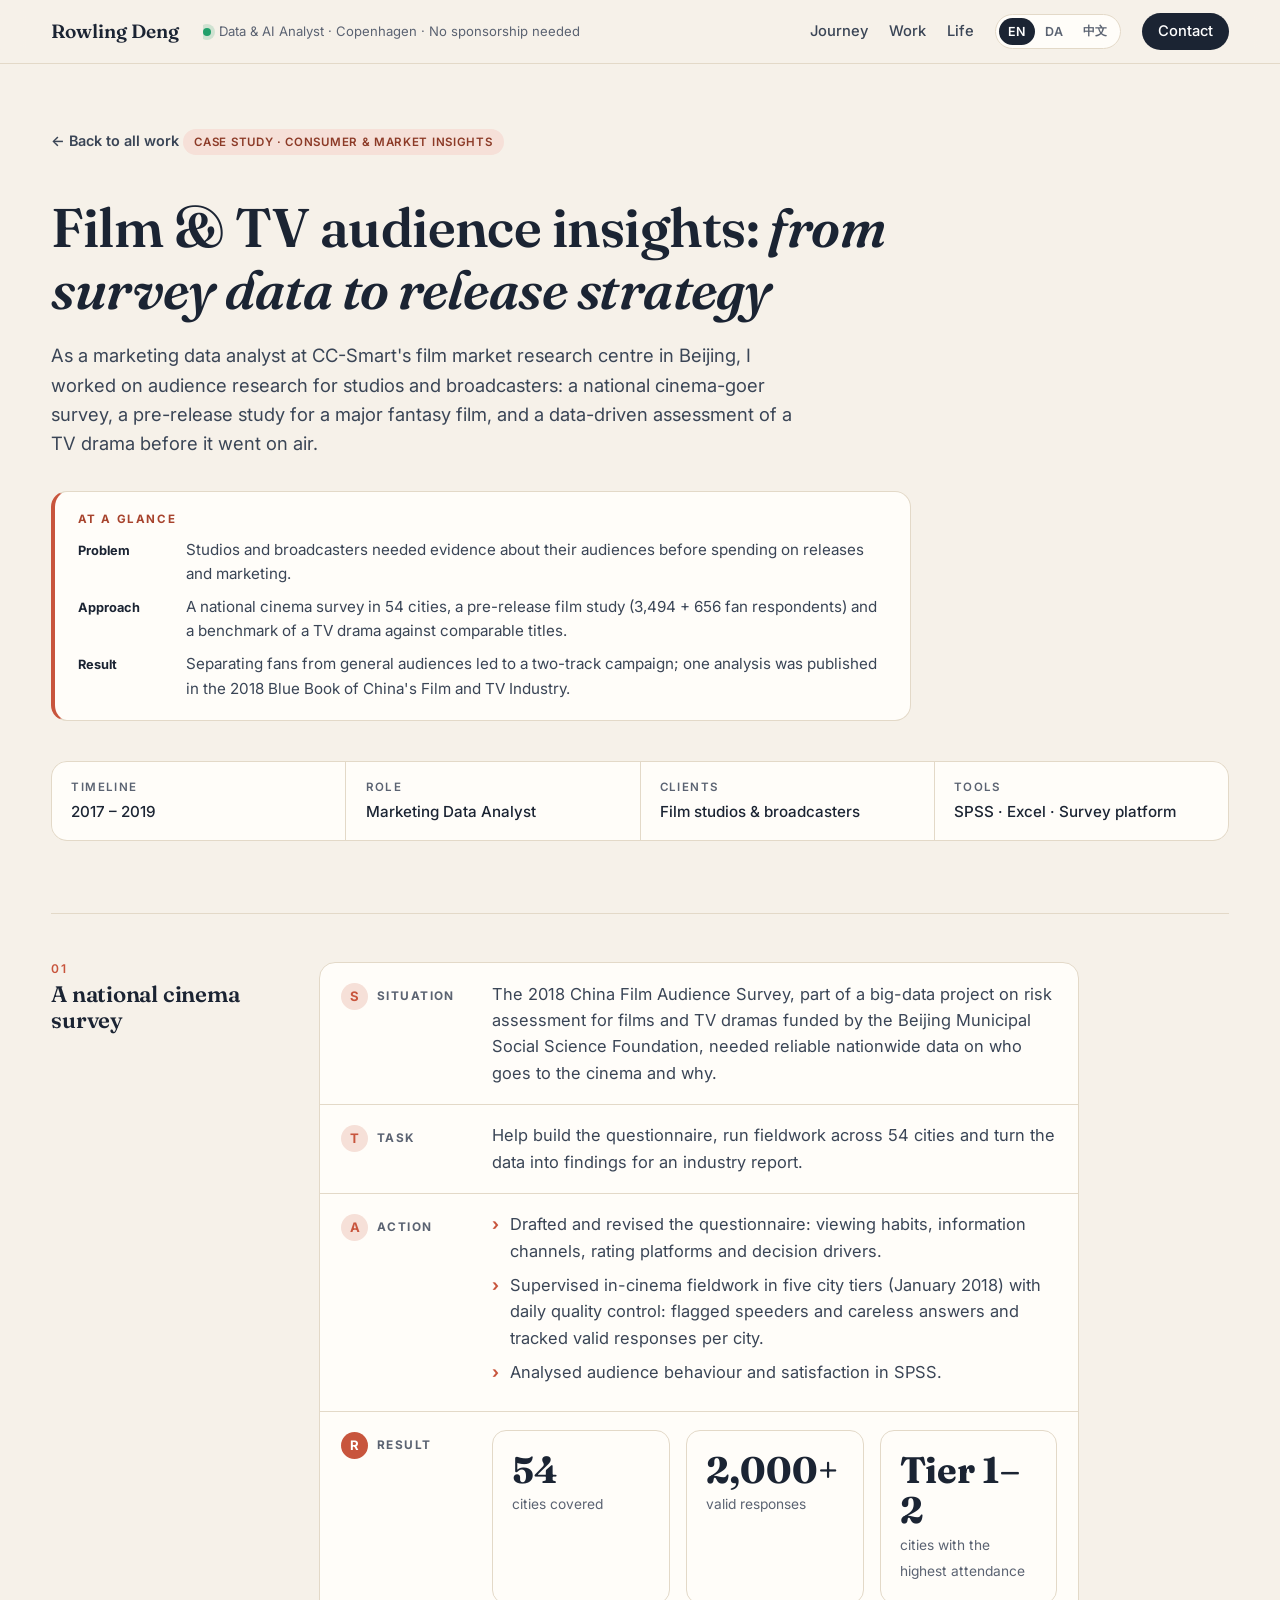
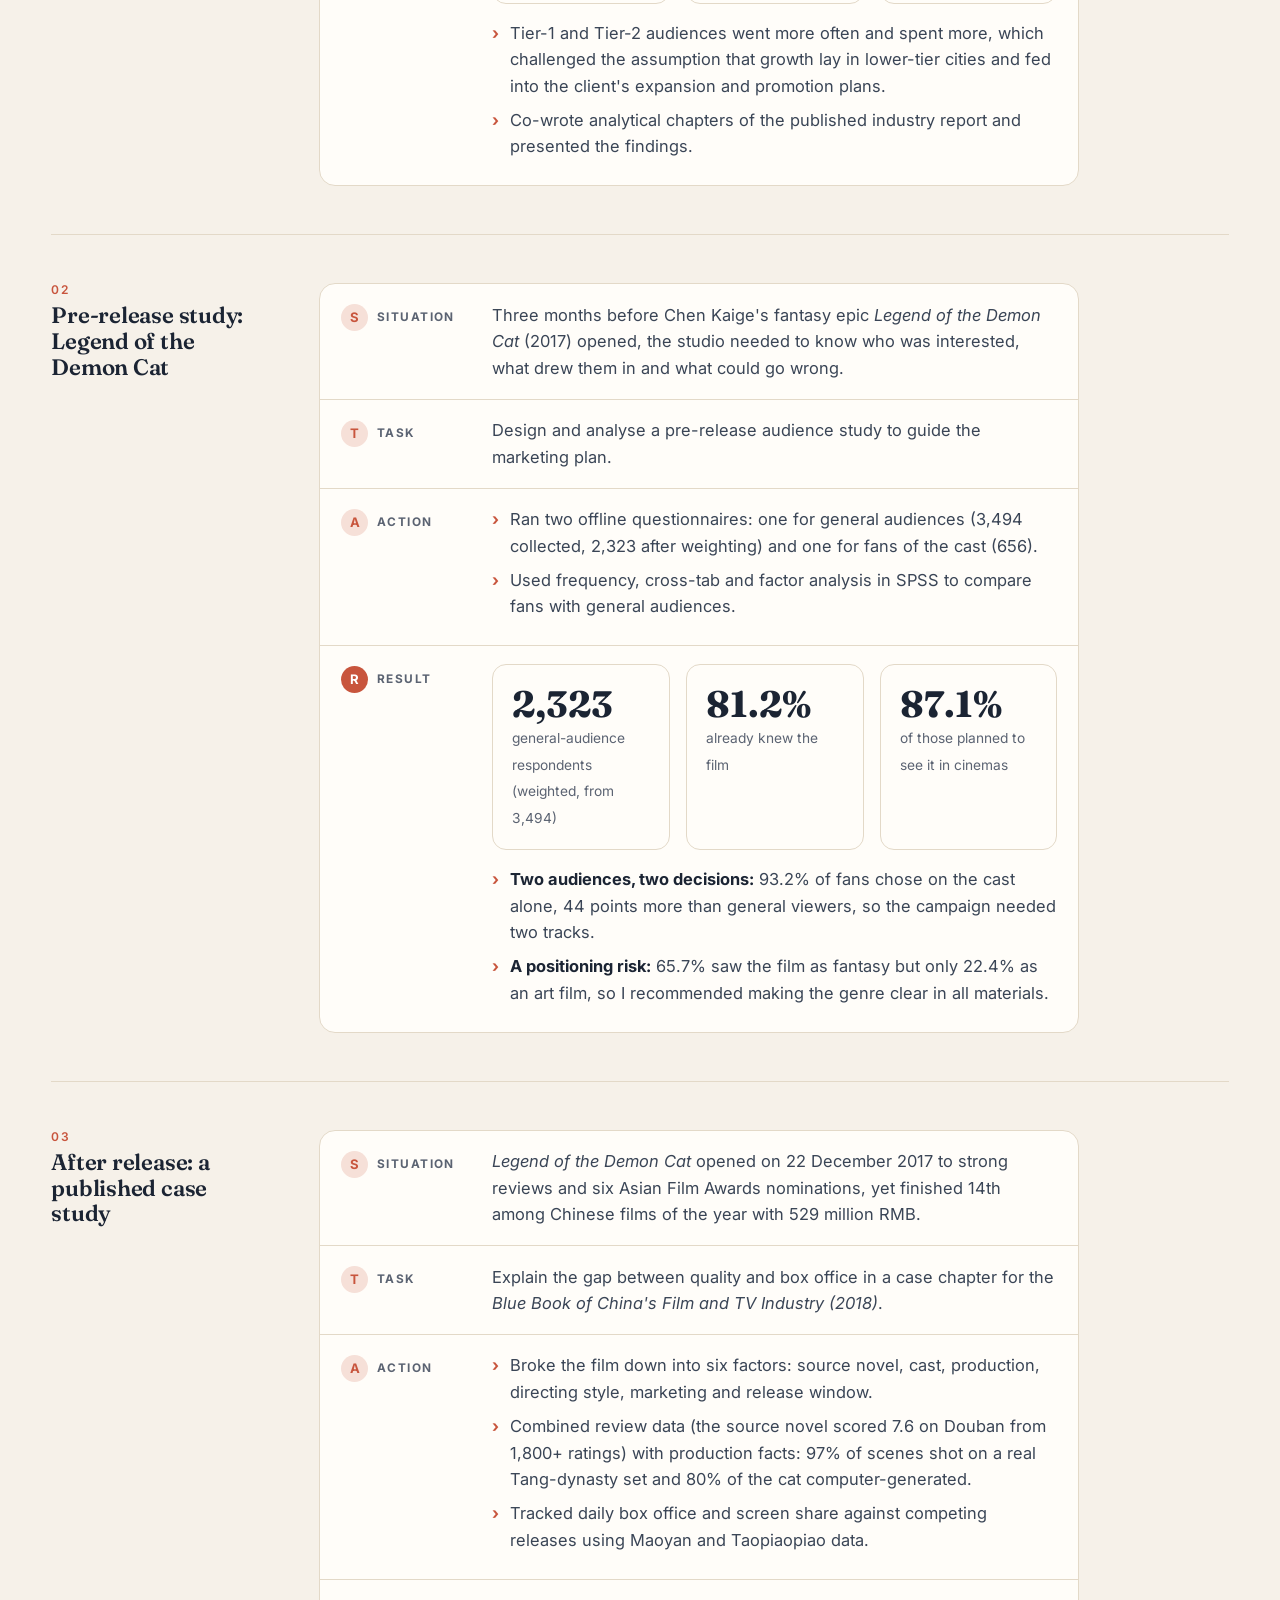
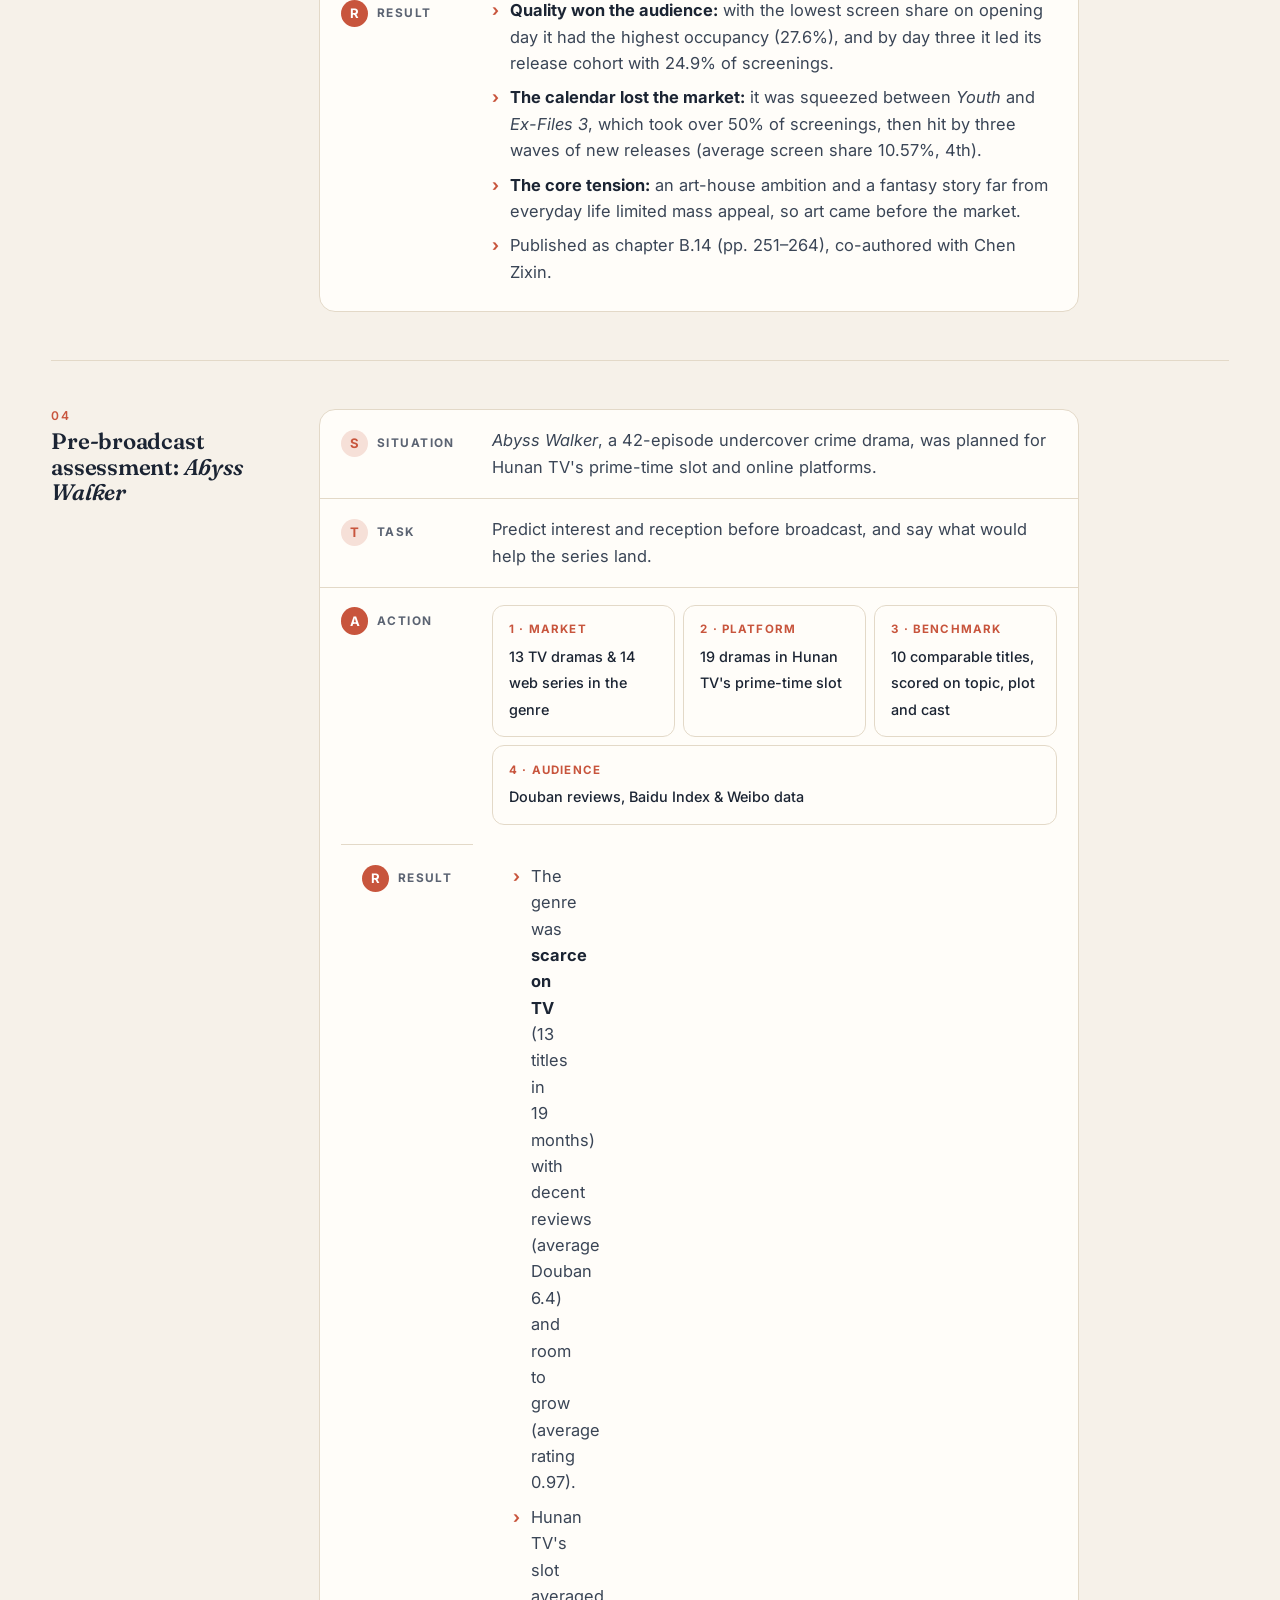
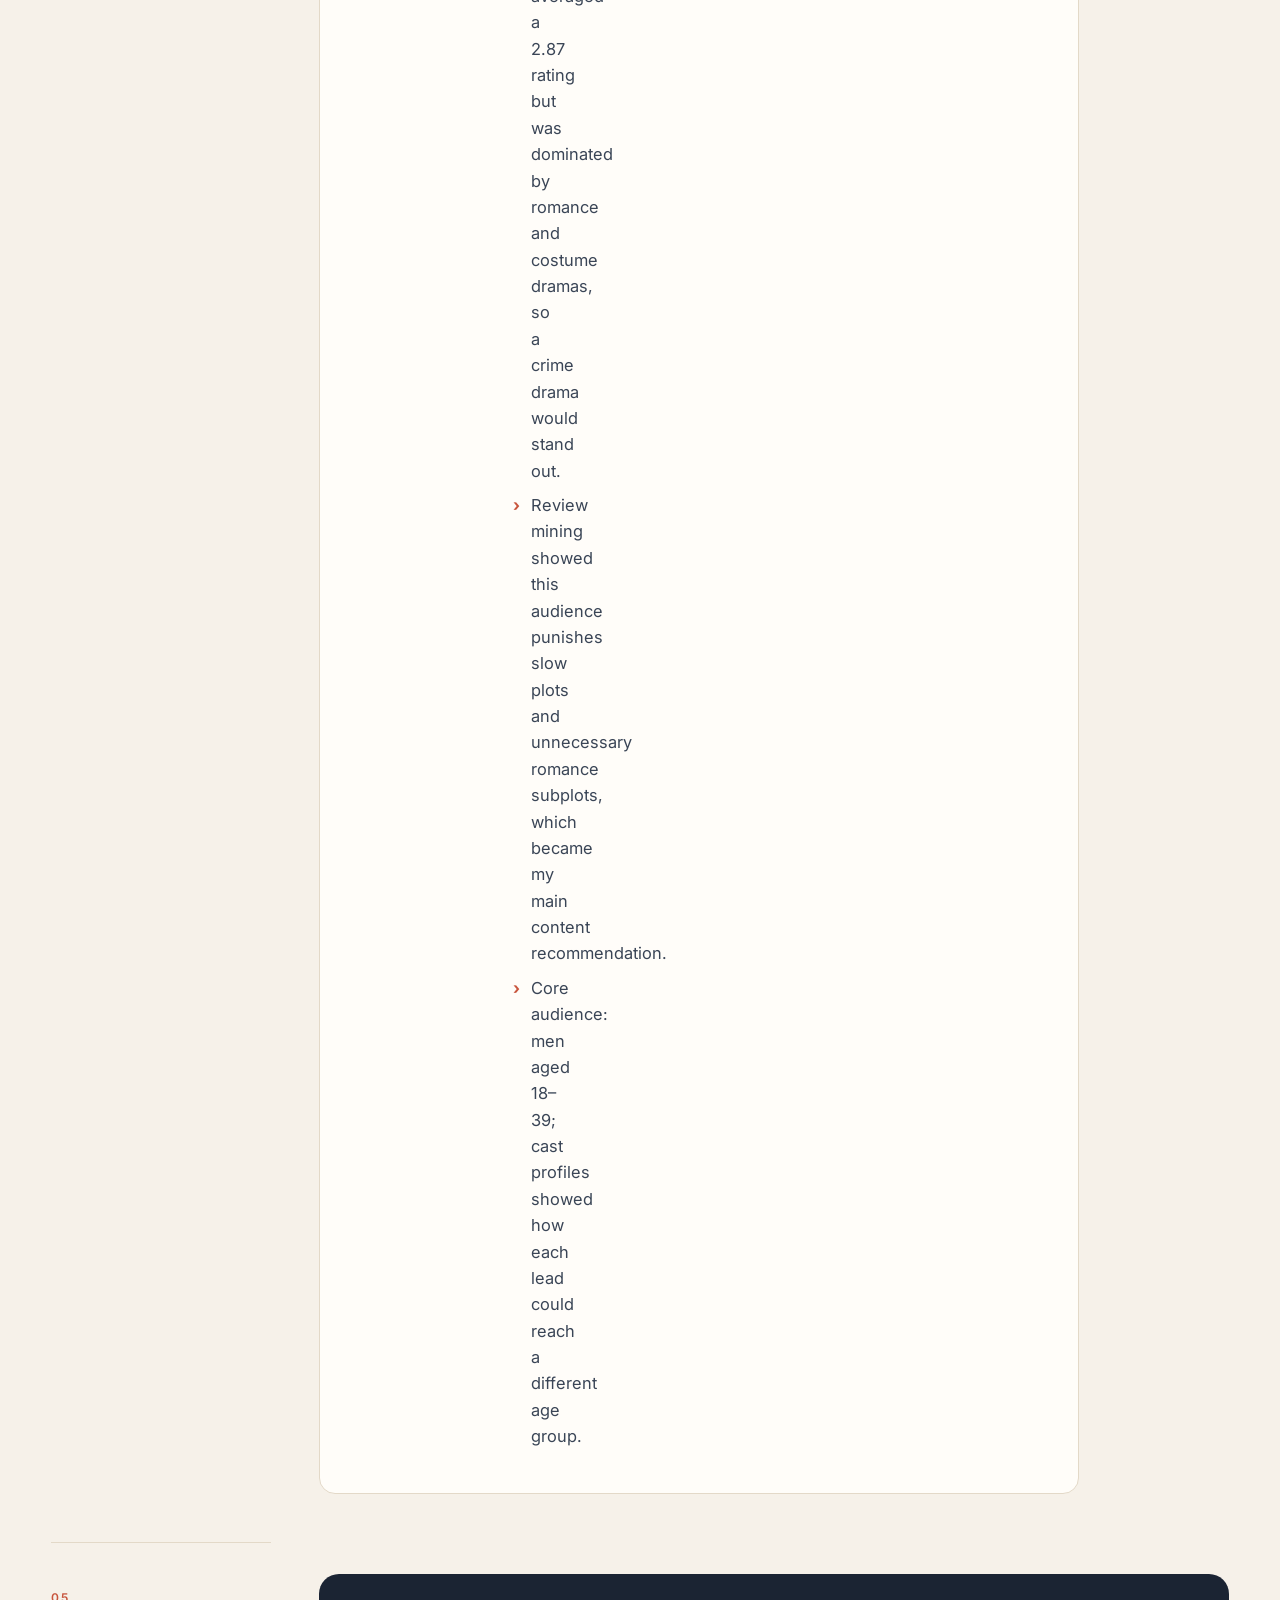
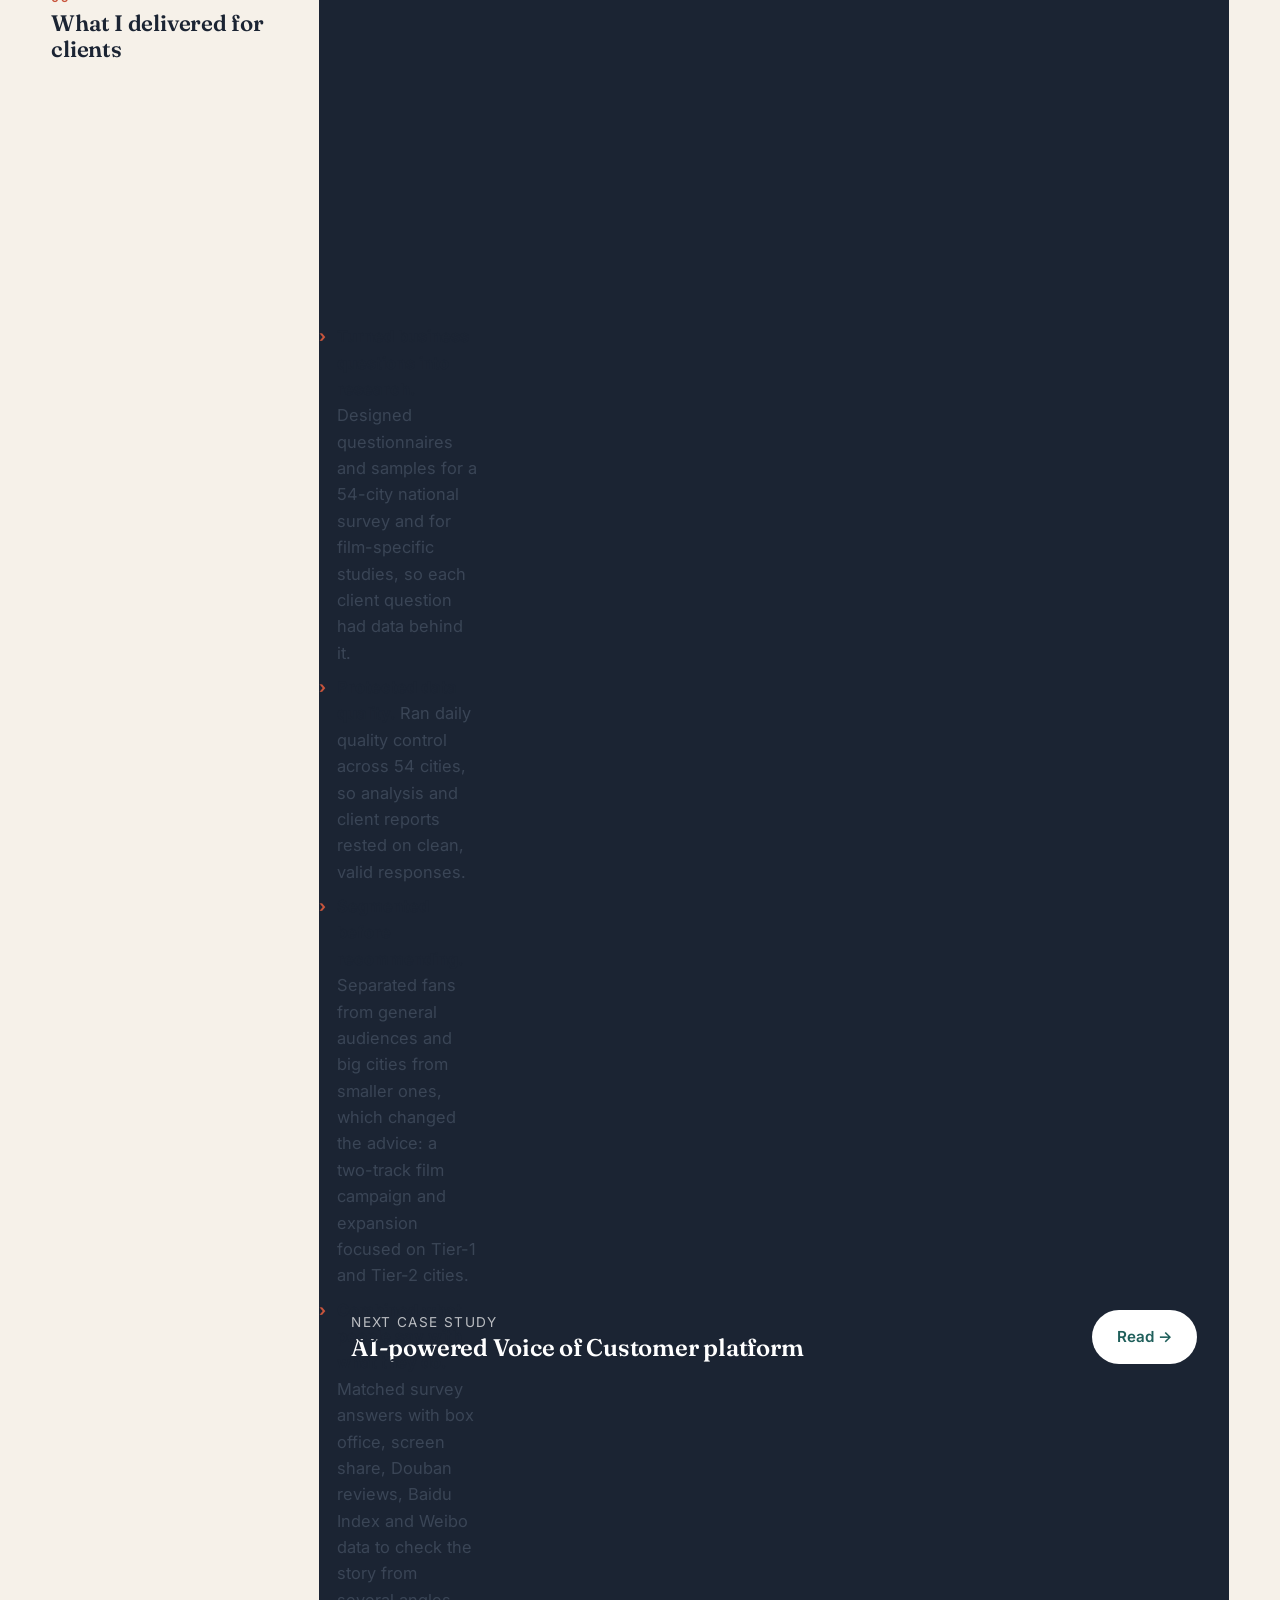
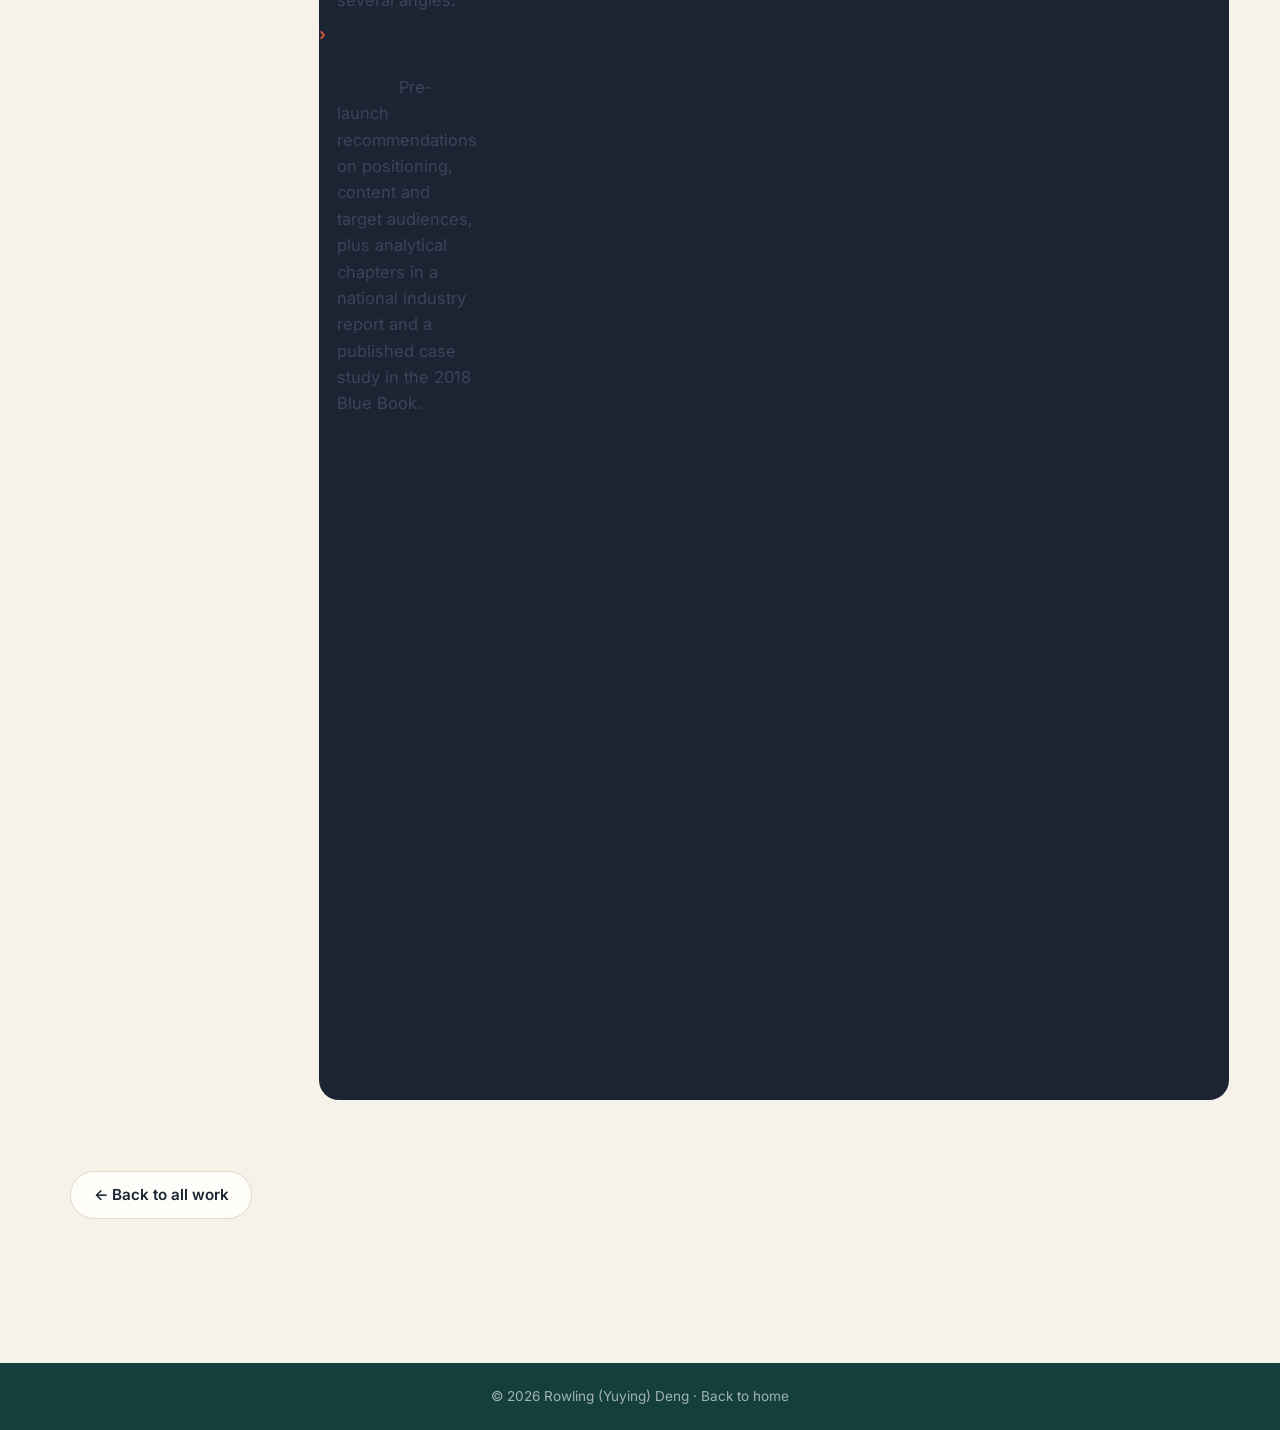
<file: work/audience-insights.html>
<!DOCTYPE html>
<html lang="en">
<head>
  <meta charset="UTF-8" />
  <meta name="viewport" content="width=device-width, initial-scale=1.0" />
  <title>Film & TV audience insights · Case study · Rowling Deng</title>
  <meta name="description" content="Case study: survey-based audience research for film and TV: a 54-city cinema survey, a pre-release study for Legend of the Demon Cat and a pre-broadcast assessment for a TV drama." />
  <link rel="canonical" href="https://yuying6668.github.io/work/audience-insights.html" />
  <meta property="og:type" content="article" />
  <meta property="og:title" content="Film & TV audience insights · Rowling Deng" />
  <meta property="og:description" content="54-city cinema survey, a 2,979-person pre-release study and a published case chapter." />
  <meta property="og:url" content="https://yuying6668.github.io/work/audience-insights.html" />
  <meta property="og:image" content="https://yuying6668.github.io/assets/og-image-v4.png" />
  <meta property="og:image:width" content="1200" />
  <meta property="og:image:height" content="630" />
  <meta name="twitter:card" content="summary_large_image" />
  <link rel="icon" href="data:image/svg+xml,%3Csvg xmlns='http://www.w3.org/2000/svg' viewBox='0 0 64 64'%3E%3Crect width='64' height='64' rx='14' fill='%231f5f5b'/%3E%3Ctext x='32' y='43' font-family='Georgia,serif' font-size='30' font-weight='600' fill='white' text-anchor='middle'%3ERD%3C/text%3E%3C/svg%3E" />
  <link rel="preconnect" href="https://fonts.googleapis.com" />
  <link rel="preconnect" href="https://fonts.gstatic.com" crossorigin />
  <link href="https://fonts.googleapis.com/css2?family=Inter:wght@400;500;600;700&family=Fraunces:ital,opsz,wght@0,9..144,500;0,9..144,600;1,9..144,500&display=swap" rel="stylesheet" />
  <link rel="stylesheet" href="../style.css?v=202611051429" />
</head>
<body class="case-research">

<header class="topbar">
  <div class="wrap topbar-inner">
    <a href="../index.html" class="brand">Rowling Deng</a>
    <span class="topbar-status"><span class="dot"></span><span data-i18n="status">Data &amp; AI Analyst · Copenhagen · No sponsorship needed</span></span>
    <nav class="topnav">
      <a href="../index.html#journey" data-i18n="nav.journey">Journey</a>
      <a href="../index.html#work" data-i18n="nav.work">Work</a>
      <a href="../index.html#life" data-i18n="nav.life">Life</a>
      <div class="lang-switch" role="group" aria-label="Language">
        <button type="button" data-lang="en" aria-pressed="true">EN</button>
        <button type="button" data-lang="da" aria-pressed="false">DA</button>
        <button type="button" data-lang="zh" aria-pressed="false">中文</button>
      </div>
      <a href="../index.html#contact" class="pill-btn" data-i18n="nav.contact">Contact</a>
    </nav>
  </div>
</header>

<main>
  <section class="case-hero">
    <div class="wrap">
      <a href="../index.html#work" class="back" data-i18n="cs.back">← Back to all work</a>
      <span class="tag tag-research" data-i18n="au.tag">Case study · Consumer &amp; market insights</span>
      <h1 data-i18n="au.title">Film &amp; TV audience insights: <em>from survey data to release strategy</em></h1>
      <p class="lead" data-i18n="au.lead">
        As a marketing data analyst at CC-Smart's film market research centre in Beijing, I worked on audience research for studios and broadcasters:
        a national cinema-goer survey, a pre-release study for a major fantasy film, and a data-driven assessment of a TV drama before it went on air.
      </p>
      <div class="glance"><p class="glance-k" data-i18n="gl.k">At a glance</p><dl><div><dt data-i18n="gl.p">Problem</dt><dd data-i18n="au.g1">Studios and broadcasters needed evidence about their audiences before spending on releases and marketing.</dd></div><div><dt data-i18n="gl.a">Approach</dt><dd data-i18n="au.g2">A national cinema survey in 54 cities, a pre-release film study (3,494 + 656 fan respondents) and a benchmark of a TV drama against comparable titles.</dd></div><div><dt data-i18n="gl.r">Result</dt><dd data-i18n="au.g3">Separating fans from general audiences led to a two-track campaign; one analysis was published in the 2018 Blue Book of China's Film and TV Industry.</dd></div></dl></div>
      <dl class="case-meta">
        <div><dt data-i18n="cs.timeline">Timeline</dt><dd data-i18n="au.m1">2017 – 2019</dd></div>
        <div><dt data-i18n="cs.role">Role</dt><dd data-i18n="au.m2">Marketing Data Analyst</dd></div>
        <div><dt data-i18n="cs.clients">Clients</dt><dd data-i18n="au.m3">Film studios &amp; broadcasters</dd></div>
        <div><dt data-i18n="cs.tools">Tools</dt><dd>SPSS · Excel · Survey platform</dd></div>
      </dl>
    </div>
  </section>

  <section class="case-body">
    <div class="wrap">

      <div class="case-section">
        <h2><small>01</small><span data-i18n="au.s1">A national cinema survey</span></h2>
        <div class="content">
          <div class="star">
            <div class="star-row">
              <span class="star-k"><b>S</b><span data-i18n="star.s">Situation</span></span>
              <div class="star-v"><p data-i18n="au.p1.s">The 2018 China Film Audience Survey, part of a big-data project on risk assessment for films and TV dramas funded by the Beijing Municipal Social Science Foundation, needed reliable nationwide data on who goes to the cinema and why.</p></div>
            </div>
            <div class="star-row">
              <span class="star-k"><b>T</b><span data-i18n="star.t">Task</span></span>
              <div class="star-v"><p data-i18n="au.p1.t">Help build the questionnaire, run fieldwork across 54 cities and turn the data into findings for an industry report.</p></div>
            </div>
            <div class="star-row">
              <span class="star-k"><b>A</b><span data-i18n="star.a">Action</span></span>
              <div class="star-v"><ul data-i18n="au.p1.a"><li>Drafted and revised the questionnaire: viewing habits, information channels, rating platforms and decision drivers.</li><li>Supervised in-cinema fieldwork in five city tiers (January 2018) with daily quality control: flagged speeders and careless answers and tracked valid responses per city.</li><li>Analysed audience behaviour and satisfaction in SPSS.</li></ul></div>
            </div>
            <div class="star-row">
              <span class="star-k"><b>R</b><span data-i18n="star.r">Result</span></span>
              <div class="star-v"><div class="big-metrics">
                <div><strong>54</strong><span data-i18n="au.k1">cities covered</span></div>
                <div><strong>2,000+</strong><span data-i18n="au.k2">valid responses</span></div>
                <div><strong>Tier 1–2</strong><span data-i18n="au.k3">cities with the highest attendance</span></div>
              </div><ul data-i18n="au.p1.r"><li>Tier-1 and Tier-2 audiences went more often and spent more, which challenged the assumption that growth lay in lower-tier cities and fed into the client's expansion and promotion plans.</li><li>Co-wrote analytical chapters of the published industry report and presented the findings.</li></ul></div>
            </div>
          </div>
        </div>
      </div>

      <div class="case-section">
        <h2><small>02</small><span data-i18n="au.s2">Pre-release study: Legend of the Demon Cat</span></h2>
        <div class="content">
          <div class="star">
            <div class="star-row">
              <span class="star-k"><b>S</b><span data-i18n="star.s">Situation</span></span>
              <div class="star-v"><p data-i18n="au.p2.s">Three months before Chen Kaige's fantasy epic <em>Legend of the Demon Cat</em> (2017) opened, the studio needed to know who was interested, what drew them in and what could go wrong.</p></div>
            </div>
            <div class="star-row">
              <span class="star-k"><b>T</b><span data-i18n="star.t">Task</span></span>
              <div class="star-v"><p data-i18n="au.p2.t">Design and analyse a pre-release audience study to guide the marketing plan.</p></div>
            </div>
            <div class="star-row">
              <span class="star-k"><b>A</b><span data-i18n="star.a">Action</span></span>
              <div class="star-v"><ul data-i18n="au.p2.a"><li>Ran two offline questionnaires: one for general audiences (3,494 collected, 2,323 after weighting) and one for fans of the cast (656).</li><li>Used frequency, cross-tab and factor analysis in SPSS to compare fans with general audiences.</li></ul></div>
            </div>
            <div class="star-row">
              <span class="star-k"><b>R</b><span data-i18n="star.r">Result</span></span>
              <div class="star-v"><div class="big-metrics">
                <div><strong>2,323</strong><span data-i18n="au.k4">general-audience respondents (weighted, from 3,494)</span></div>
                <div><strong>81.2%</strong><span data-i18n="au.k5">already knew the film</span></div>
                <div><strong>87.1%</strong><span data-i18n="au.k6">of those planned to see it in cinemas</span></div>
              </div><ul data-i18n="au.p2.r"><li><strong>Two audiences, two decisions:</strong> 93.2% of fans chose on the cast alone, 44 points more than general viewers, so the campaign needed two tracks.</li><li><strong>A positioning risk:</strong> 65.7% saw the film as fantasy but only 22.4% as an art film, so I recommended making the genre clear in all materials.</li></ul></div>
            </div>
          </div>
        </div>
      </div>

      <div class="case-section">
        <h2><small>03</small><span data-i18n="au.s3">After release: a published case study</span></h2>
        <div class="content">
          <div class="star">
            <div class="star-row">
              <span class="star-k"><b>S</b><span data-i18n="star.s">Situation</span></span>
              <div class="star-v"><p data-i18n="au.pb.s"><em>Legend of the Demon Cat</em> opened on 22 December 2017 to strong reviews and six Asian Film Awards nominations, yet finished 14th among Chinese films of the year with 529 million RMB.</p></div>
            </div>
            <div class="star-row">
              <span class="star-k"><b>T</b><span data-i18n="star.t">Task</span></span>
              <div class="star-v"><p data-i18n="au.pb.t">Explain the gap between quality and box office in a case chapter for the <em>Blue Book of China's Film and TV Industry (2018)</em>.</p></div>
            </div>
            <div class="star-row">
              <span class="star-k"><b>A</b><span data-i18n="star.a">Action</span></span>
              <div class="star-v"><ul data-i18n="au.pb.a"><li>Broke the film down into six factors: source novel, cast, production, directing style, marketing and release window.</li><li>Combined review data (the source novel scored 7.6 on Douban from 1,800+ ratings) with production facts: 97% of scenes shot on a real Tang-dynasty set and 80% of the cat computer-generated.</li><li>Tracked daily box office and screen share against competing releases using Maoyan and Taopiaopiao data.</li></ul></div>
            </div>
            <div class="star-row">
              <span class="star-k"><b>R</b><span data-i18n="star.r">Result</span></span>
              <div class="star-v"><ul data-i18n="au.pb.r"><li><strong>Quality won the audience:</strong> with the lowest screen share on opening day it had the highest occupancy (27.6%), and by day three it led its release cohort with 24.9% of screenings.</li><li><strong>The calendar lost the market:</strong> it was squeezed between <em>Youth</em> and <em>Ex-Files 3</em>, which took over 50% of screenings, then hit by three waves of new releases (average screen share 10.57%, 4th).</li><li><strong>The core tension:</strong> an art-house ambition and a fantasy story far from everyday life limited mass appeal, so art came before the market.</li><li>Published as chapter B.14 (pp. 251–264), co-authored with Chen Zixin.</li></ul></div>
            </div>
          </div>
        </div>
      </div>

      <div class="case-section">
        <h2><small>04</small><span data-i18n="au.s4">Pre-broadcast assessment: <em>Abyss Walker</em></span></h2>
        <div class="content">
          <div class="star">
            <div class="star-row">
              <span class="star-k"><b>S</b><span data-i18n="star.s">Situation</span></span>
              <div class="star-v"><p data-i18n="au.p3.s"><em>Abyss Walker</em>, a 42-episode undercover crime drama, was planned for Hunan TV's prime-time slot and online platforms.</p></div>
            </div>
            <div class="star-row">
              <span class="star-k"><b>T</b><span data-i18n="star.t">Task</span></span>
              <div class="star-v"><p data-i18n="au.p3.t">Predict interest and reception before broadcast, and say what would help the series land.</p></div>
            </div>
            <div class="star-row">
              <span class="star-k"><b>A</b><span data-i18n="star.a">Action</span></span>
              <div class="star-v"><div class="pipeline" data-i18n="au.s4.pipe">
            <div class="step"><b>1 · Market</b><span>13 TV dramas &amp; 14 web series in the genre</span></div>
            <div class="step"><b>2 · Platform</b><span>19 dramas in Hunan TV's prime-time slot</span></div>
            <div class="step"><b>3 · Benchmark</b><span>10 comparable titles, scored on topic, plot and cast</span></div>
            <div class="step"><b>4 · Audience</b><span>Douban reviews, Baidu Index &amp; Weibo data</span></div>
          </div>
            </div>
            <div class="star-row">
              <span class="star-k"><b>R</b><span data-i18n="star.r">Result</span></span>
              <div class="star-v"><ul data-i18n="au.p3.r"><li>The genre was <strong>scarce on TV</strong> (13 titles in 19 months) with decent reviews (average Douban 6.4) and room to grow (average rating 0.97).</li><li>Hunan TV's slot averaged a 2.87 rating but was dominated by romance and costume dramas, so a crime drama would stand out.</li><li>Review mining showed this audience punishes slow plots and unnecessary romance subplots, which became my main content recommendation.</li><li>Core audience: men aged 18–39; cast profiles showed how each lead could reach a different age group.</li></ul></div>
            </div>
          </div>
        </div>
      </div>

      <div class="case-section">
        <h2><small>05</small><span data-i18n="au.s5">What I delivered for clients</span></h2>
        <div class="content">
          <p data-i18n="au.s5.p">As a marketing data analyst, my job was to give studios, distributors and broadcasters evidence they could act on before money was spent. Across these projects I contributed in five ways:</p>
          <ul data-i18n="au.s5.ul">
            <li><strong>Turned business questions into research.</strong> Designed questionnaires and samples for a 54-city national survey and for film-specific studies, so each client question had data behind it.</li>
            <li><strong>Protected data quality.</strong> Ran daily quality control across 54 cities, so analysis and client reports rested on clean, valid responses.</li>
            <li><strong>Segmented before recommending.</strong> Separated fans from general audiences and big cities from smaller ones, which changed the advice: a two-track film campaign and expansion focused on Tier-1 and Tier-2 cities.</li>
            <li><strong>Combined what people say with what they do.</strong> Matched survey answers with box office, screen share, Douban reviews, Baidu Index and Weibo data to check the story from several angles.</li>
            <li><strong>Delivered decision-ready output.</strong> Pre-launch recommendations on positioning, content and target audiences, plus analytical chapters in a national industry report and a published case study in the 2018 Blue Book.</li>
          </ul>
          <p data-i18n="au.s5.p2">The same approach still guides my work today: start from the decision, protect the data, segment the audience and finish with a clear recommendation, now with BI dashboards and AI.</p>
          <div class="stack-chips">
            <span>Questionnaire design</span><span>Fieldwork QA</span><span>Weighting</span><span>Segmentation</span><span>Competitive benchmarking</span><span>Review mining</span><span>SPSS</span><span>Excel</span>
          </div>
        </div>
      </div>

      <a class="next-case" href="mias-cruises.html">
        <div><p data-i18n="cs.next">Next case study</p><h3 data-i18n="w1.title">AI-powered Voice of Customer platform</h3></div>
        <span class="btn btn-light" data-i18n="cs.read">Read →</span>
      </a>
      <div class="back-home-row"><a class="back-home" href="../index.html#work" data-i18n="cs.back">← Back to all work</a></div>
    </div>
  </section>
</main>

<footer class="footer">
  <div class="wrap">© 2026 Rowling (Yuying) Deng · <a href="../index.html" style="color:inherit" data-i18n="cs.home">Back to home</a></div>
</footer>
<script src="../i18n.js?v=202611051429"></script>
<script data-goatcounter="https://rowlingdeng.goatcounter.com/count" async src="https://gc.zgo.at/count.js"></script>
</body>
</html>
</file>
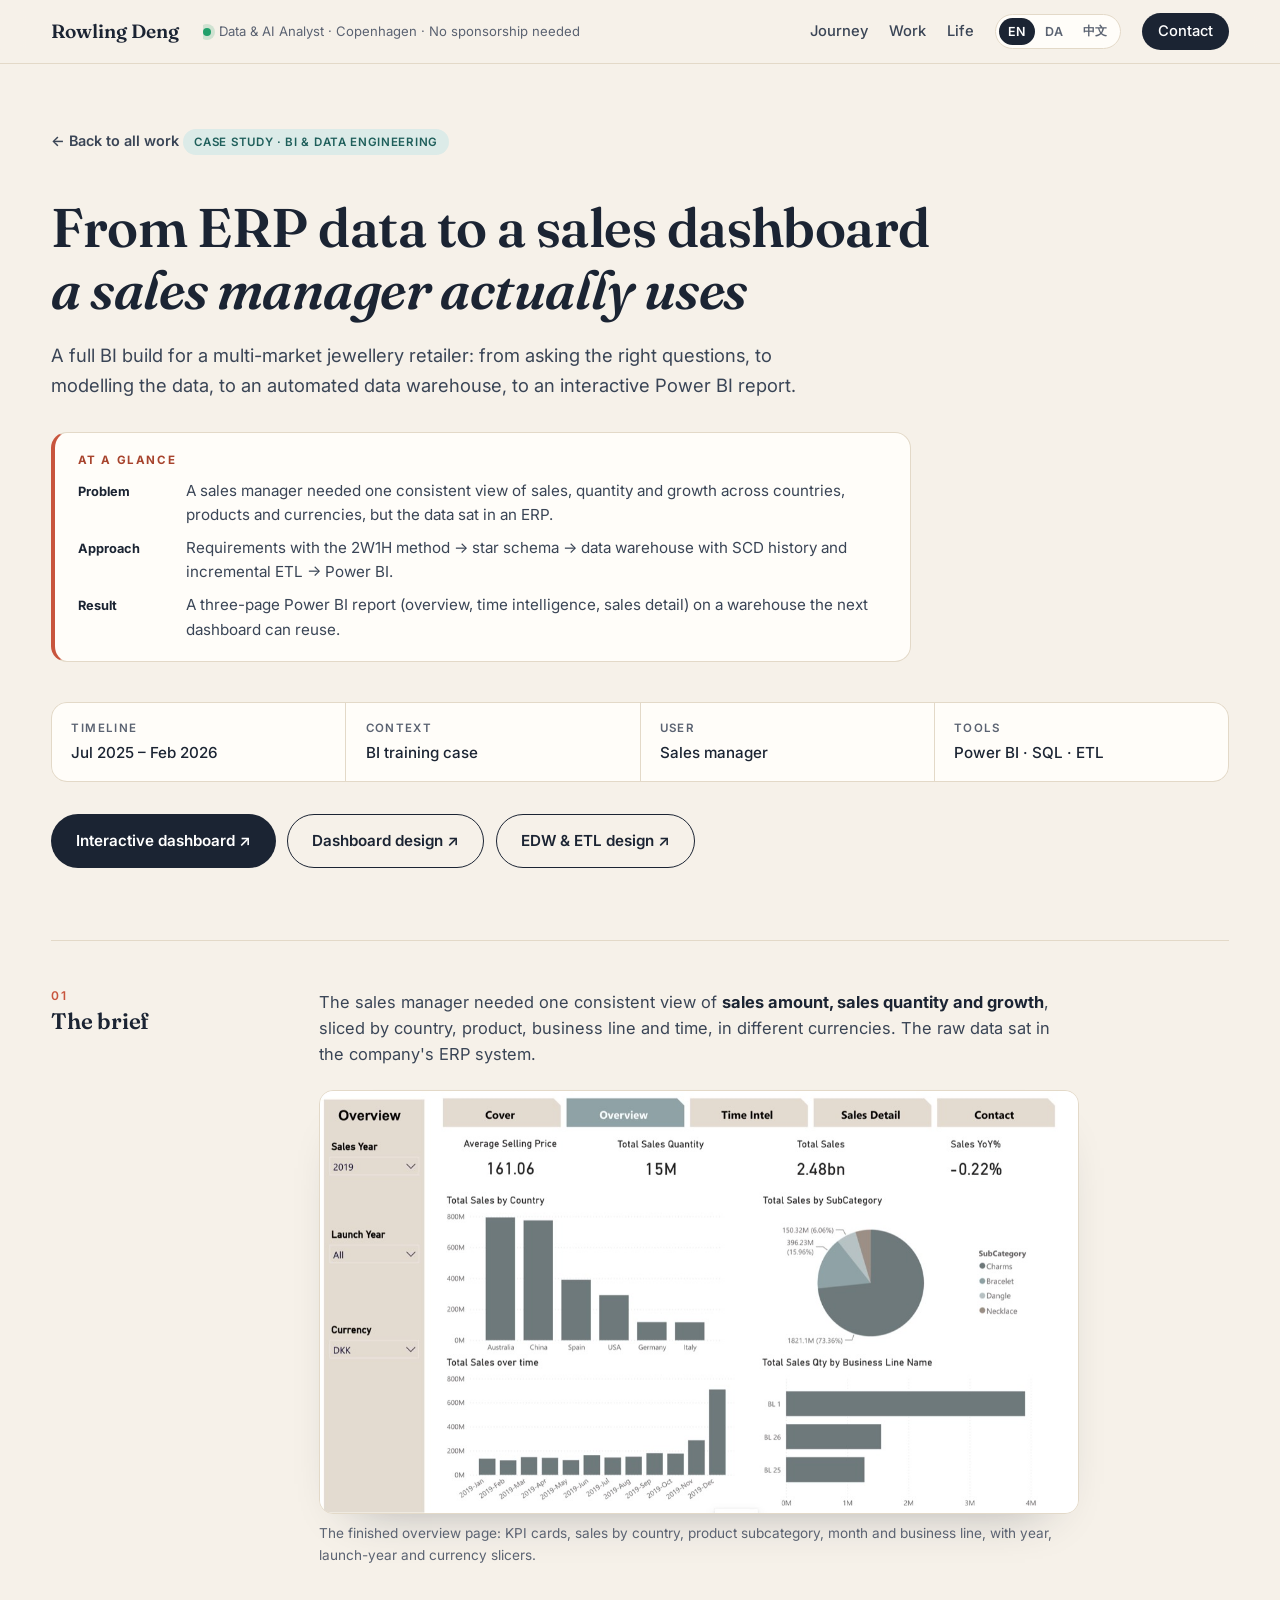
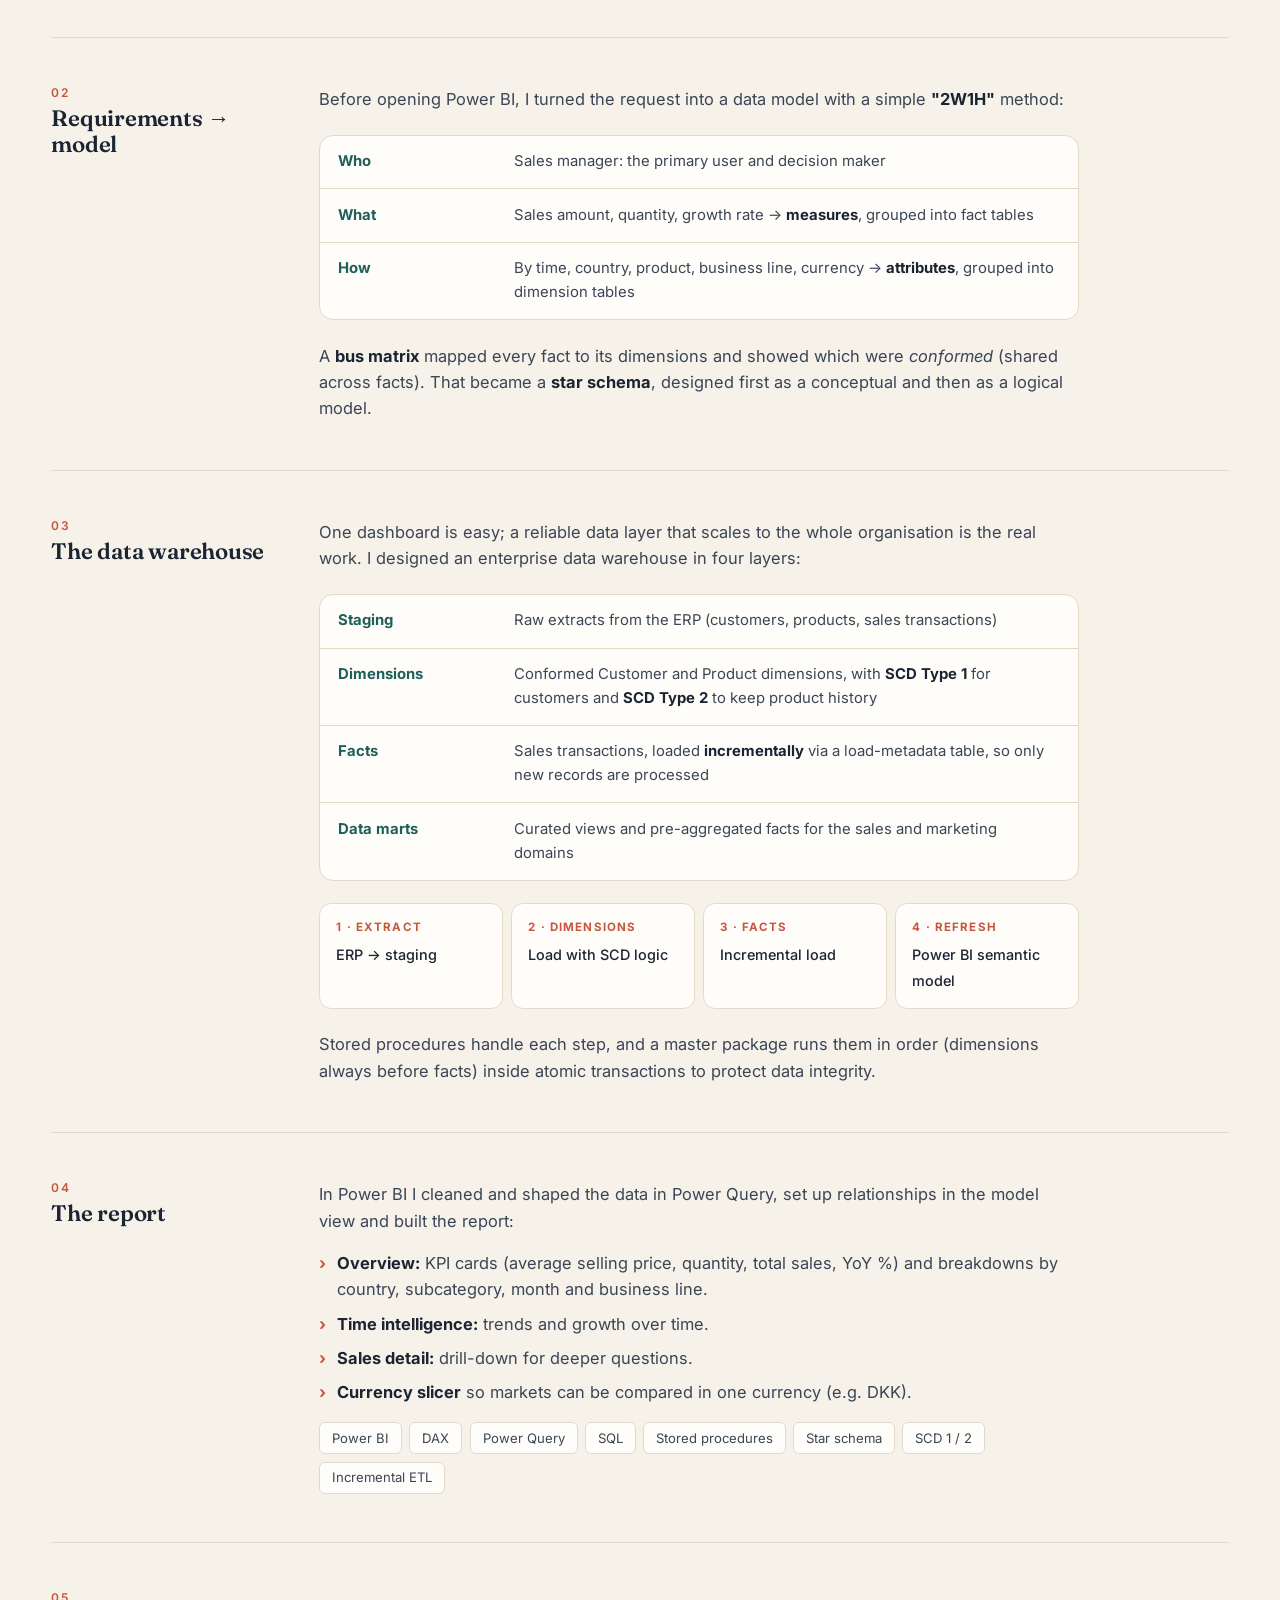
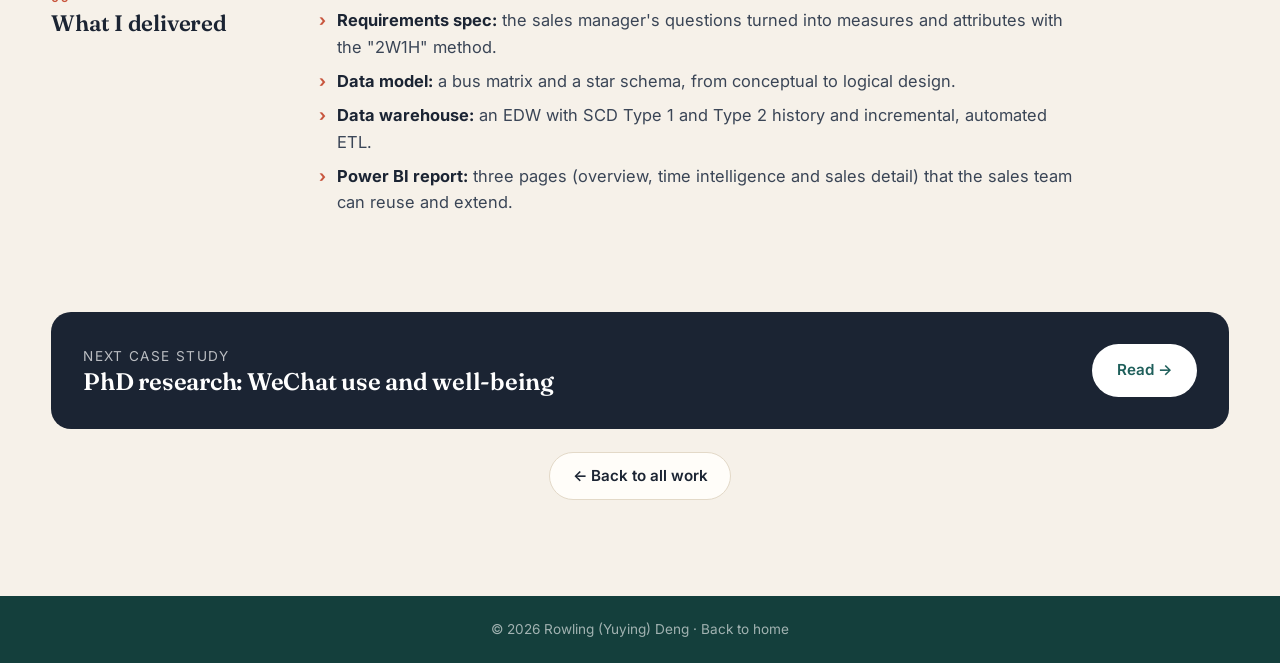
<file: work/bi-case.html>
<!DOCTYPE html>
<html lang="en">
<head>
  <meta charset="UTF-8" />
  <meta name="viewport" content="width=device-width, initial-scale=1.0" />
  <title>From ERP data to a sales dashboard · BI case study · Rowling Deng</title>
  <meta name="description" content="Case study: end-to-end BI build: 2W1H requirements, bus matrix, star schema, EDW with SCD handling and incremental ETL, and a Power BI sales report." />
  <link rel="canonical" href="https://yuying6668.github.io/work/bi-case.html" />
  <meta property="og:type" content="article" />
  <meta property="og:title" content="From ERP data to a sales dashboard · Rowling Deng" />
  <meta property="og:description" content="Requirements → star schema → EDW & ETL → Power BI. An end-to-end BI case." />
  <meta property="og:url" content="https://yuying6668.github.io/work/bi-case.html" />
  <meta property="og:image" content="https://yuying6668.github.io/assets/powerbi-dashboard.jpg" />
  <meta property="og:image:width" content="1200" />
  <meta property="og:image:height" content="667" />
  <meta name="twitter:card" content="summary_large_image" />
  <link rel="icon" href="data:image/svg+xml,%3Csvg xmlns='http://www.w3.org/2000/svg' viewBox='0 0 64 64'%3E%3Crect width='64' height='64' rx='14' fill='%231f5f5b'/%3E%3Ctext x='32' y='43' font-family='Georgia,serif' font-size='30' font-weight='600' fill='white' text-anchor='middle'%3ERD%3C/text%3E%3C/svg%3E" />
  <link rel="preconnect" href="https://fonts.googleapis.com" />
  <link rel="preconnect" href="https://fonts.gstatic.com" crossorigin />
  <link href="https://fonts.googleapis.com/css2?family=Inter:wght@400;500;600;700&family=Fraunces:ital,opsz,wght@0,9..144,500;0,9..144,600;1,9..144,500&display=swap" rel="stylesheet" />
  <link rel="stylesheet" href="../style.css?v=202611051429" />
</head>
<body class="case-bi">

<header class="topbar">
  <div class="wrap topbar-inner">
    <a href="../index.html" class="brand">Rowling Deng</a>
    <span class="topbar-status"><span class="dot"></span><span data-i18n="status">Data &amp; AI Analyst · Copenhagen · No sponsorship needed</span></span>
    <nav class="topnav">
      <a href="../index.html#journey" data-i18n="nav.journey">Journey</a>
      <a href="../index.html#work" data-i18n="nav.work">Work</a>
      <a href="../index.html#life" data-i18n="nav.life">Life</a>
      <div class="lang-switch" role="group" aria-label="Language">
        <button type="button" data-lang="en" aria-pressed="true">EN</button>
        <button type="button" data-lang="da" aria-pressed="false">DA</button>
        <button type="button" data-lang="zh" aria-pressed="false">中文</button>
      </div>
      <a href="../index.html#contact" class="pill-btn" data-i18n="nav.contact">Contact</a>
    </nav>
  </div>
</header>

<main>
  <section class="case-hero">
    <div class="wrap">
      <a href="../index.html#work" class="back" data-i18n="cs.back">← Back to all work</a>
      <span class="tag tag-bi" data-i18n="bi.tag">Case study · BI &amp; data engineering</span>
      <h1 data-i18n="bi.title">From ERP data to a sales dashboard <em>a sales manager actually uses</em></h1>
      <p class="lead" data-i18n="bi.lead">
        A full BI build for a multi-market jewellery retailer: from asking the right questions, to modelling the data,
        to an automated data warehouse, to an interactive Power BI report.
      </p>
      <div class="glance"><p class="glance-k" data-i18n="gl.k">At a glance</p><dl><div><dt data-i18n="gl.p">Problem</dt><dd data-i18n="bi.g1">A sales manager needed one consistent view of sales, quantity and growth across countries, products and currencies, but the data sat in an ERP.</dd></div><div><dt data-i18n="gl.a">Approach</dt><dd data-i18n="bi.g2">Requirements with the 2W1H method → star schema → data warehouse with SCD history and incremental ETL → Power BI.</dd></div><div><dt data-i18n="gl.r">Result</dt><dd data-i18n="bi.g3">A three-page Power BI report (overview, time intelligence, sales detail) on a warehouse the next dashboard can reuse.</dd></div></dl></div>
      <dl class="case-meta">
        <div><dt data-i18n="cs.timeline">Timeline</dt><dd data-i18n="bi.m1">Jul 2025 – Feb 2026</dd></div>
        <div><dt data-i18n="cs.context">Context</dt><dd data-i18n="bi.m2">BI training case</dd></div>
        <div><dt data-i18n="cs.user">User</dt><dd data-i18n="bi.m3">Sales manager</dd></div>
        <div><dt data-i18n="cs.tools">Tools</dt><dd>Power BI · SQL · ETL</dd></div>
      </dl>
      <div class="case-links">
        <a href="https://app.powerbi.com/view?r=eyJrIjoiYjkxNDkyZGItYTk0Yy00MzY5LTk2ZjUtZjFjMTc1YjlhZWI1IiwidCI6Ijc4MjQwMmUwLTZiODUtNGMxZC04YTQzLWZlM2VjYTQwMzdhOSIsImMiOjZ9&pageName=cf98b52841428d91d27c" target="_blank" rel="noopener" class="btn btn-primary" data-i18n="link.dash">Interactive dashboard ↗</a>
        <a href="https://rowlingdengyy.wixsite.com/power-bi-case" target="_blank" rel="noopener" class="btn btn-ghost" data-i18n="link.design">Dashboard design ↗</a>
        <a href="https://rowlingdengyy.wixsite.com/data-engineering" target="_blank" rel="noopener" class="btn btn-ghost" data-i18n="link.edw">EDW &amp; ETL design ↗</a>
      </div>
    </div>
  </section>

  <section class="case-body">
    <div class="wrap">

      <div class="case-section">
        <h2><small>01</small><span data-i18n="bi.s1">The brief</span></h2>
        <div class="content">
          <p data-i18n="bi.s1.p">The sales manager needed one consistent view of <strong>sales amount, sales quantity and growth</strong>, sliced by country, product,
            business line and time, in different currencies. The raw data sat in the company's ERP system.</p>
          <figure class="figure">
            <img src="../assets/powerbi-dashboard.jpg" srcset="../assets/powerbi-dashboard-800.jpg 800w, ../assets/powerbi-dashboard.jpg 1200w" sizes="(max-width: 900px) 100vw, 900px" alt="Power BI overview page: KPI cards for average selling price, quantity, total sales and YoY growth; sales by country, by subcategory, over time and by business line" width="1200" height="667" loading="lazy" />
            <figcaption data-i18n="bi.s1.cap">The finished overview page: KPI cards, sales by country, product subcategory, month and business line, with year, launch-year and currency slicers.</figcaption>
          </figure>
        </div>
      </div>

      <div class="case-section">
        <h2><small>02</small><span data-i18n="bi.s2">Requirements → model</span></h2>
        <div class="content">
          <p data-i18n="bi.s2.p1">Before opening Power BI, I turned the request into a data model with a simple <strong>"2W1H"</strong> method:</p>
          <div class="layers" data-i18n="bi.s2.layers">
            <div><b>Who</b><span>Sales manager: the primary user and decision maker</span></div>
            <div><b>What</b><span>Sales amount, quantity, growth rate → <strong>measures</strong>, grouped into fact tables</span></div>
            <div><b>How</b><span>By time, country, product, business line, currency → <strong>attributes</strong>, grouped into dimension tables</span></div>
          </div>
          <p data-i18n="bi.s2.p2">A <strong>bus matrix</strong> mapped every fact to its dimensions and showed which were <em>conformed</em> (shared across facts).
            That became a <strong>star schema</strong>, designed first as a conceptual and then as a logical model.</p>
        </div>
      </div>

      <div class="case-section">
        <h2><small>03</small><span data-i18n="bi.s3">The data warehouse</span></h2>
        <div class="content">
          <p data-i18n="bi.s3.p1">One dashboard is easy; a reliable data layer that scales to the whole organisation is the real work. I designed an enterprise data warehouse in four layers:</p>
          <div class="layers" data-i18n="bi.s3.layers">
            <div><b>Staging</b><span>Raw extracts from the ERP (customers, products, sales transactions)</span></div>
            <div><b>Dimensions</b><span>Conformed Customer and Product dimensions, with <strong>SCD Type 1</strong> for customers and <strong>SCD Type 2</strong> to keep product history</span></div>
            <div><b>Facts</b><span>Sales transactions, loaded <strong>incrementally</strong> via a load-metadata table, so only new records are processed</span></div>
            <div><b>Data marts</b><span>Curated views and pre-aggregated facts for the sales and marketing domains</span></div>
          </div>
          <div class="pipeline" data-i18n="bi.s3.pipe">
            <div class="step"><b>1 · Extract</b><span>ERP → staging</span></div>
            <div class="step"><b>2 · Dimensions</b><span>Load with SCD logic</span></div>
            <div class="step"><b>3 · Facts</b><span>Incremental load</span></div>
            <div class="step"><b>4 · Refresh</b><span>Power BI semantic model</span></div>
          </div>
          <p data-i18n="bi.s3.p2">Stored procedures handle each step, and a master package runs them in order (dimensions always before facts) inside atomic transactions to protect data integrity.</p>
        </div>
      </div>

      <div class="case-section">
        <h2><small>04</small><span data-i18n="bi.s4">The report</span></h2>
        <div class="content">
          <p data-i18n="bi.s4.p">In Power BI I cleaned and shaped the data in Power Query, set up relationships in the model view and built the report:</p>
          <ul data-i18n="bi.s4.ul">
            <li><strong>Overview:</strong> KPI cards (average selling price, quantity, total sales, YoY %) and breakdowns by country, subcategory, month and business line.</li>
            <li><strong>Time intelligence:</strong> trends and growth over time.</li>
            <li><strong>Sales detail:</strong> drill-down for deeper questions.</li>
            <li><strong>Currency slicer</strong> so markets can be compared in one currency (e.g. DKK).</li>
          </ul>
          <div class="stack-chips">
            <span>Power BI</span><span>DAX</span><span>Power Query</span><span>SQL</span><span>Stored procedures</span><span>Star schema</span><span>SCD 1 / 2</span><span>Incremental ETL</span>
          </div>
        </div>
      </div>

      <div class="case-section">
        <h2><small>05</small><span data-i18n="bi.s5">What I delivered</span></h2>
        <div class="content">
          <ul data-i18n="bi.s5.ul">
            <li><strong>Requirements spec:</strong> the sales manager's questions turned into measures and attributes with the "2W1H" method.</li>
            <li><strong>Data model:</strong> a bus matrix and a star schema, from conceptual to logical design.</li>
            <li><strong>Data warehouse:</strong> an EDW with SCD Type 1 and Type 2 history and incremental, automated ETL.</li>
            <li><strong>Power BI report:</strong> three pages (overview, time intelligence and sales detail) that the sales team can reuse and extend.</li>
          </ul>
        </div>
      </div>

      <a class="next-case" href="phd-research.html">
        <div><p data-i18n="cs.next">Next case study</p><h3 data-i18n="w3.title">PhD research: WeChat use and well-being</h3></div>
        <span class="btn btn-light" data-i18n="cs.read">Read →</span>
      </a>
      <div class="back-home-row"><a class="back-home" href="../index.html#work" data-i18n="cs.back">← Back to all work</a></div>
    </div>
  </section>
</main>

<footer class="footer">
  <div class="wrap">© 2026 Rowling (Yuying) Deng · <a href="../index.html" style="color:inherit" data-i18n="cs.home">Back to home</a></div>
</footer>
<script src="../i18n.js?v=202611051429"></script>
<script data-goatcounter="https://rowlingdeng.goatcounter.com/count" async src="https://gc.zgo.at/count.js"></script>
</body>
</html>
</file>
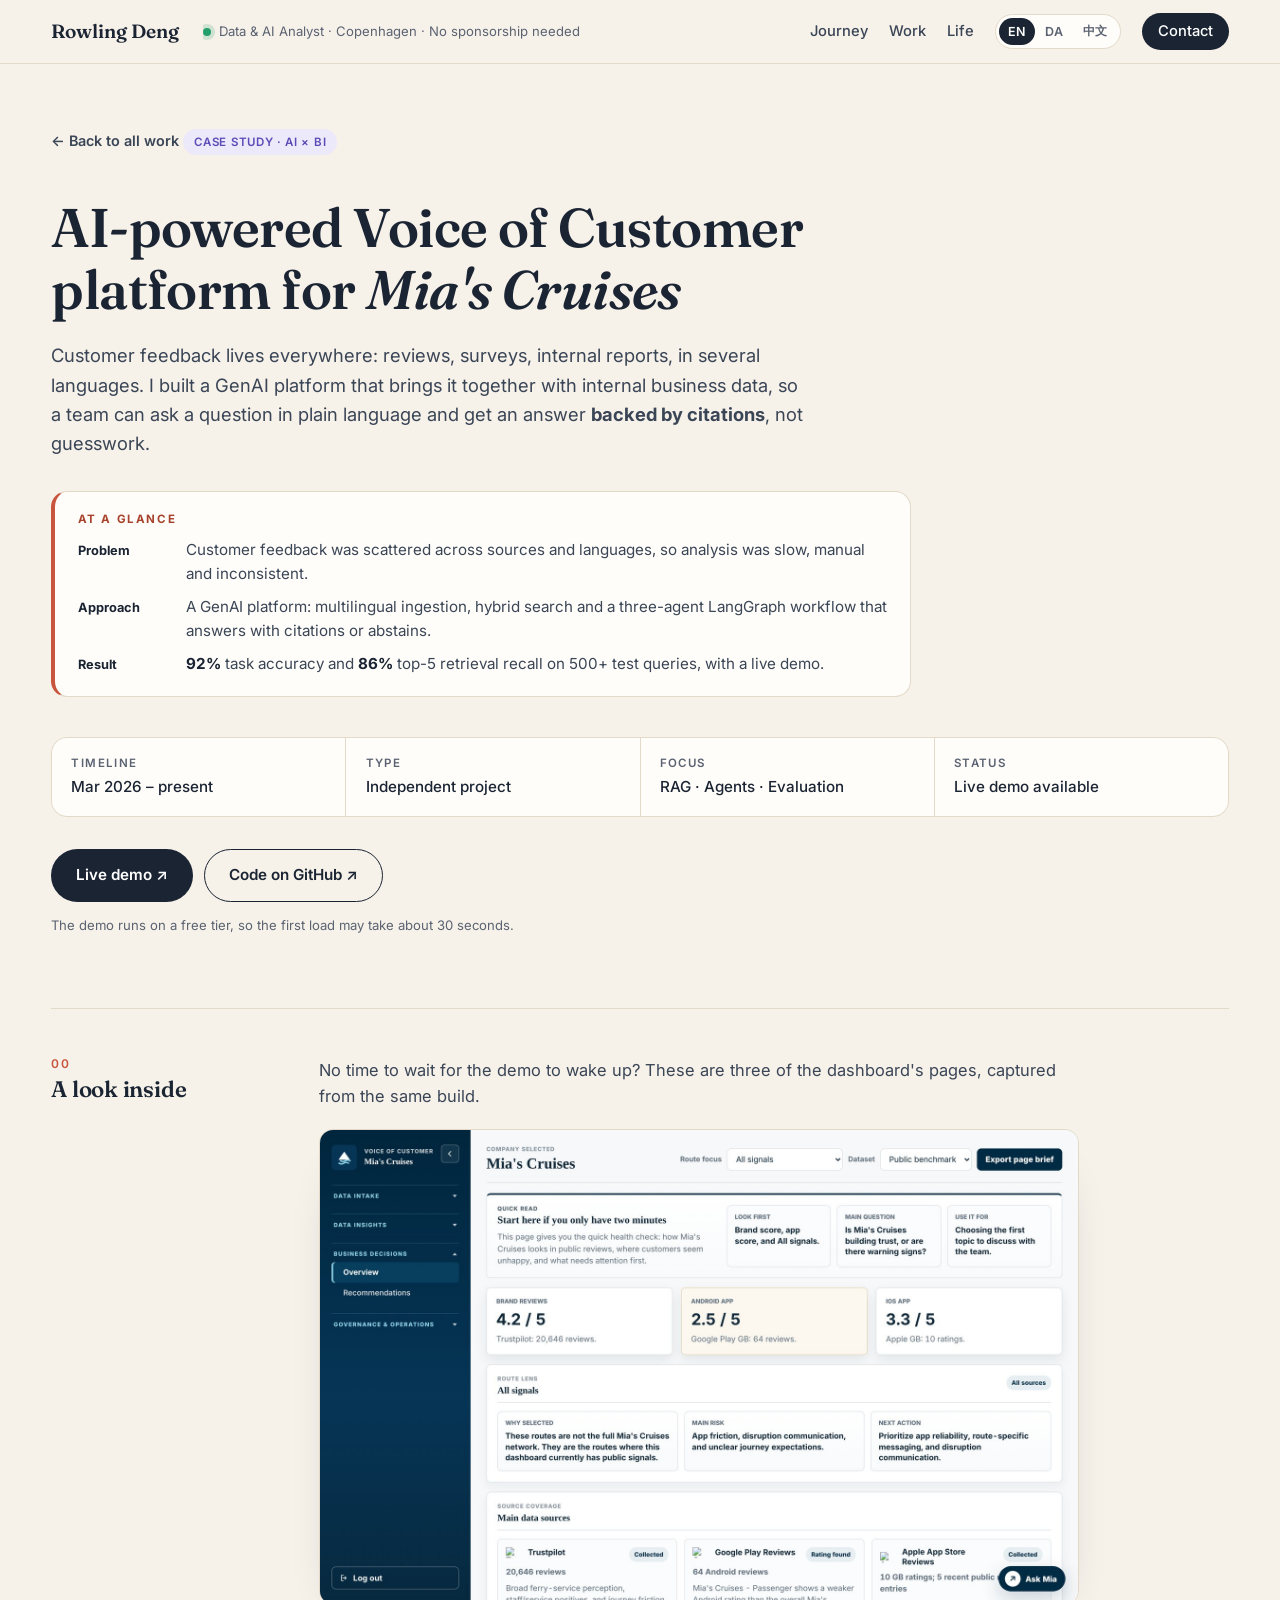
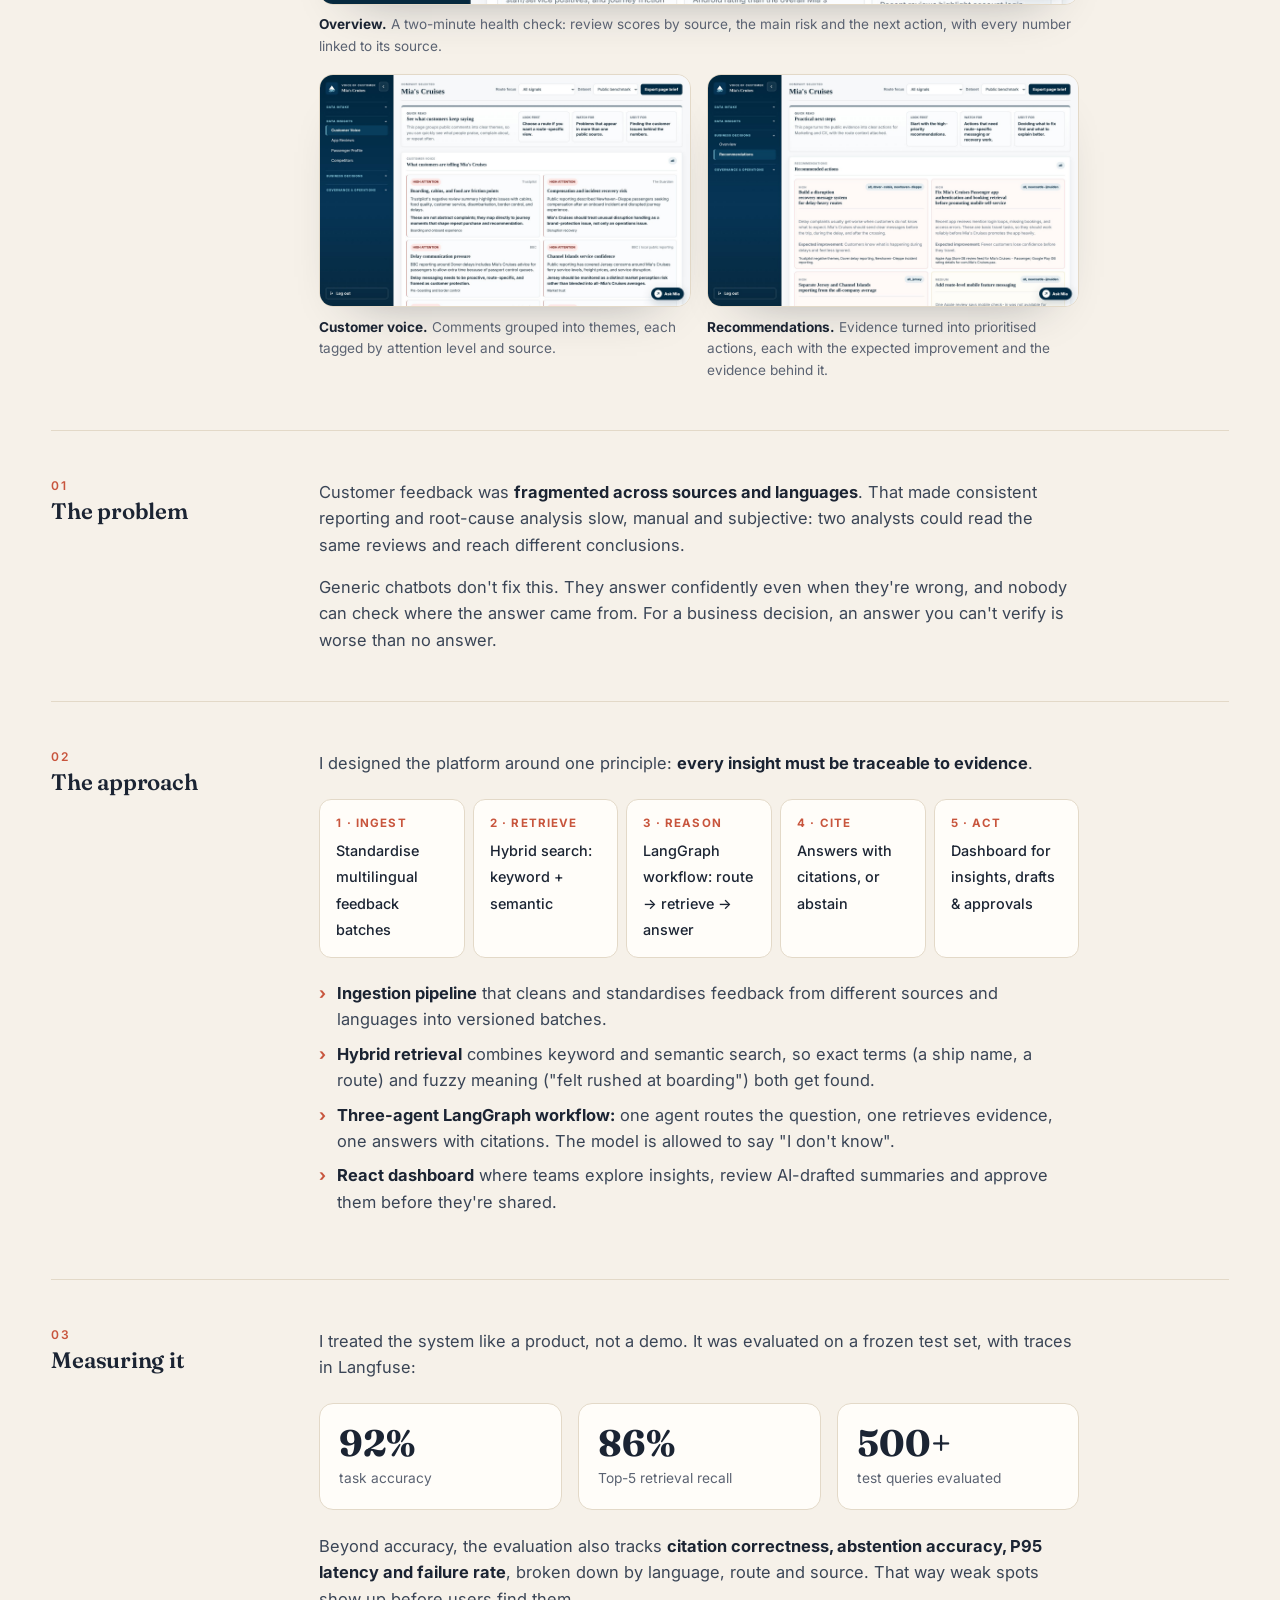
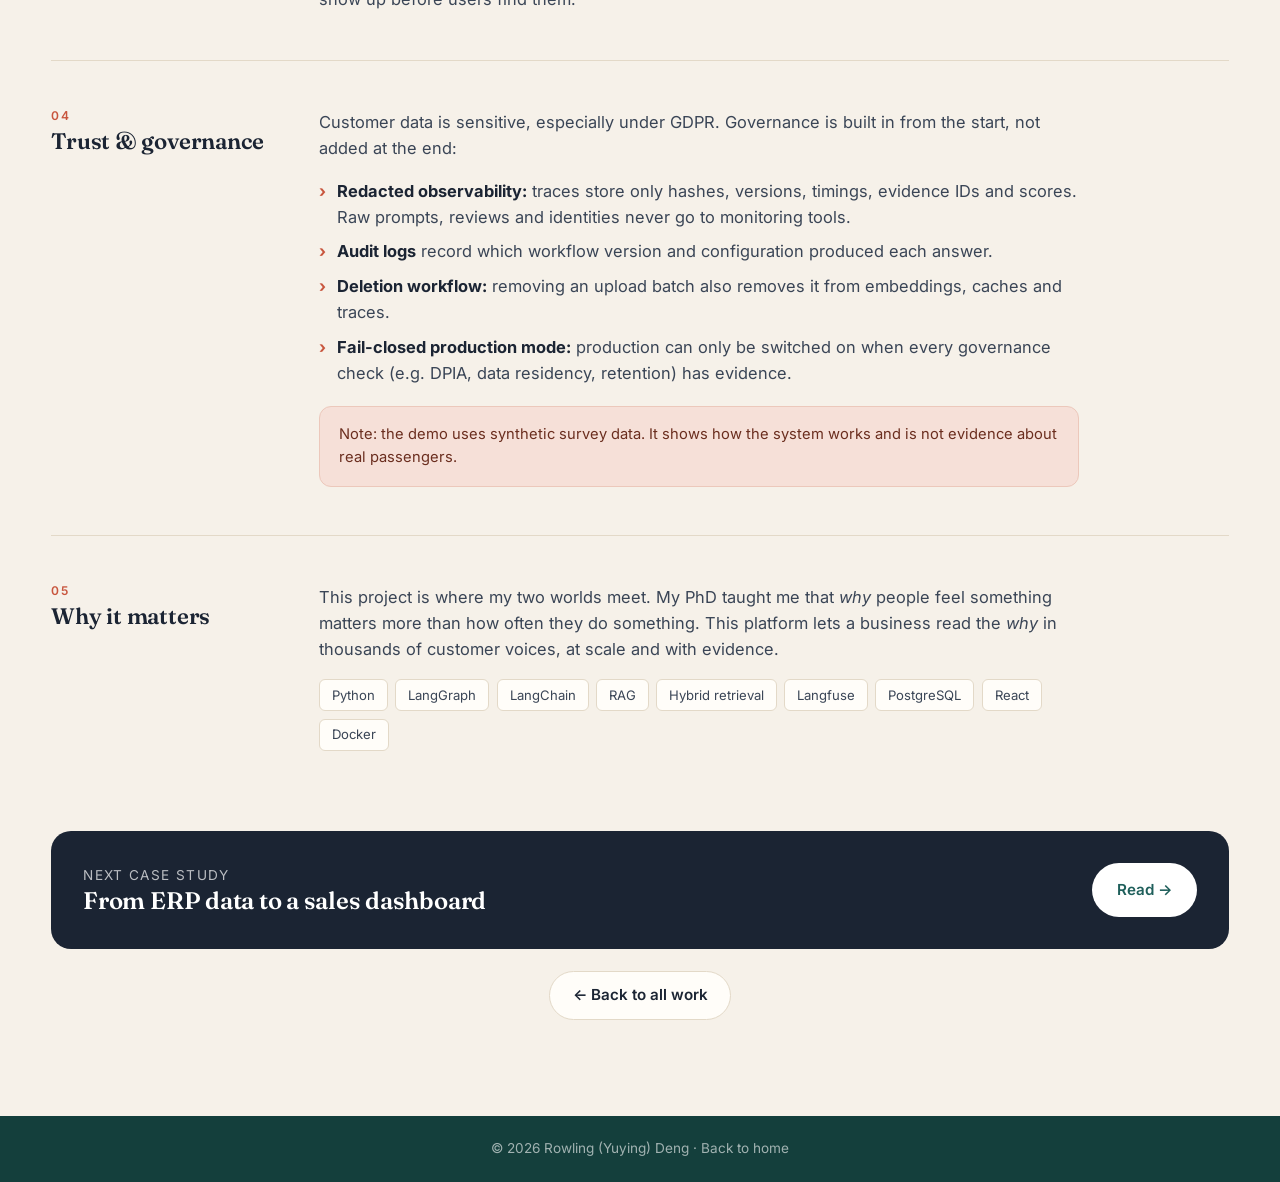
<file: work/mias-cruises.html>
<!DOCTYPE html>
<html lang="en">
<head>
  <meta charset="UTF-8" />
  <meta name="viewport" content="width=device-width, initial-scale=1.0" />
  <title>AI-powered Voice of Customer platform · Case study · Rowling Deng</title>
  <meta name="description" content="Case study: a GenAI customer-intelligence platform with RAG, hybrid retrieval and a LangGraph workflow. 92% task accuracy and 86% Recall@5 across 500+ test queries." />
  <link rel="canonical" href="https://yuying6668.github.io/work/mias-cruises.html" />
  <meta property="og:type" content="article" />
  <meta property="og:title" content="AI-powered Voice of Customer platform · Rowling Deng" />
  <meta property="og:description" content="RAG + LangGraph platform that turns multilingual customer feedback into cited answers. 92% task accuracy." />
  <meta property="og:url" content="https://yuying6668.github.io/work/mias-cruises.html" />
  <meta property="og:image" content="https://yuying6668.github.io/assets/og-image-v4.png" />
  <meta property="og:image:width" content="1200" />
  <meta property="og:image:height" content="630" />
  <meta name="twitter:card" content="summary_large_image" />
  <link rel="icon" href="data:image/svg+xml,%3Csvg xmlns='http://www.w3.org/2000/svg' viewBox='0 0 64 64'%3E%3Crect width='64' height='64' rx='14' fill='%231f5f5b'/%3E%3Ctext x='32' y='43' font-family='Georgia,serif' font-size='30' font-weight='600' fill='white' text-anchor='middle'%3ERD%3C/text%3E%3C/svg%3E" />
  <link rel="preconnect" href="https://fonts.googleapis.com" />
  <link rel="preconnect" href="https://fonts.gstatic.com" crossorigin />
  <link href="https://fonts.googleapis.com/css2?family=Inter:wght@400;500;600;700&family=Fraunces:ital,opsz,wght@0,9..144,500;0,9..144,600;1,9..144,500&display=swap" rel="stylesheet" />
  <link rel="stylesheet" href="../style.css?v=202611051429" />
</head>
<body>

<header class="topbar">
  <div class="wrap topbar-inner">
    <a href="../index.html" class="brand">Rowling Deng</a>
    <span class="topbar-status"><span class="dot"></span><span data-i18n="status">Data &amp; AI Analyst · Copenhagen · No sponsorship needed</span></span>
    <nav class="topnav">
      <a href="../index.html#journey" data-i18n="nav.journey">Journey</a>
      <a href="../index.html#work" data-i18n="nav.work">Work</a>
      <a href="../index.html#life" data-i18n="nav.life">Life</a>
      <div class="lang-switch" role="group" aria-label="Language">
        <button type="button" data-lang="en" aria-pressed="true">EN</button>
        <button type="button" data-lang="da" aria-pressed="false">DA</button>
        <button type="button" data-lang="zh" aria-pressed="false">中文</button>
      </div>
      <a href="../index.html#contact" class="pill-btn" data-i18n="nav.contact">Contact</a>
    </nav>
  </div>
</header>

<main>
  <section class="case-hero">
    <div class="wrap">
      <a href="../index.html#work" class="back" data-i18n="cs.back">← Back to all work</a>
      <span class="tag tag-ai" data-i18n="ai.tag">Case study · AI × BI</span>
      <h1 data-i18n="ai.title">AI-powered Voice of Customer platform for <em>Mia's Cruises</em></h1>
      <p class="lead" data-i18n="ai.lead">
        Customer feedback lives everywhere: reviews, surveys, internal reports, in several languages.
        I built a GenAI platform that brings it together with internal business data, so a team can ask a question in plain language
        and get an answer <strong>backed by citations</strong>, not guesswork.
      </p>
      <div class="glance"><p class="glance-k" data-i18n="gl.k">At a glance</p><dl><div><dt data-i18n="gl.p">Problem</dt><dd data-i18n="ai.g1">Customer feedback was scattered across sources and languages, so analysis was slow, manual and inconsistent.</dd></div><div><dt data-i18n="gl.a">Approach</dt><dd data-i18n="ai.g2">A GenAI platform: multilingual ingestion, hybrid search and a three-agent LangGraph workflow that answers with citations or abstains.</dd></div><div><dt data-i18n="gl.r">Result</dt><dd data-i18n="ai.g3"><strong>92%</strong> task accuracy and <strong>86%</strong> top-5 retrieval recall on 500+ test queries, with a live demo.</dd></div></dl></div>
      <dl class="case-meta">
        <div><dt data-i18n="cs.timeline">Timeline</dt><dd data-i18n="ai.m1">Mar 2026 – present</dd></div>
        <div><dt data-i18n="cs.type">Type</dt><dd data-i18n="ai.m2">Independent project</dd></div>
        <div><dt data-i18n="cs.focus">Focus</dt><dd>RAG · Agents · Evaluation</dd></div>
        <div><dt data-i18n="cs.status">Status</dt><dd data-i18n="ai.m4">Live demo available</dd></div>
      </dl>
      <div class="case-links">
        <a href="https://mia-cruises-customer-insights.onrender.com/" target="_blank" rel="noopener" class="btn btn-primary" data-i18n="link.demo">Live demo ↗</a>
        <a href="https://github.com/Yuying6668/mias-cruises-customer-insights" target="_blank" rel="noopener" class="btn btn-ghost" data-i18n="link.github">Code on GitHub ↗</a>
      </div>
      <p class="muted small" style="margin-top:.8rem" data-i18n="ai.note">The demo runs on a free tier, so the first load may take about 30 seconds.</p>
    </div>
  </section>

  <section class="case-body">
    <div class="wrap">

      <div class="case-section">
        <h2><small>00</small><span data-i18n="ai.s0">A look inside</span></h2>
        <div class="content">
          <p data-i18n="ai.s0.p">No time to wait for the demo to wake up? These are three of the dashboard's pages, captured from the same build.</p>
          <div class="shots">
            <figure class="figure shot-main">
              <img src="../assets/mia-overview.jpg" srcset="../assets/mia-overview-800.jpg 800w, ../assets/mia-overview.jpg 1600w" sizes="(max-width: 900px) 100vw, 900px" alt="Overview page of the Mia's Cruises platform: brand review score, Android and iOS app scores, the route lens and the main data sources" width="1600" height="1000" loading="lazy" />
              <figcaption data-i18n="ai.cap1"><strong>Overview.</strong> A two-minute health check: review scores by source, the main risk and the next action, with every number linked to its source.</figcaption>
            </figure>
            <figure class="figure">
              <img src="../assets/mia-customer-voice.jpg" srcset="../assets/mia-customer-voice-800.jpg 800w, ../assets/mia-customer-voice.jpg 1600w" sizes="(max-width: 900px) 100vw, 900px" alt="Customer Voice page: customer complaints grouped into themes such as boarding, cabins and food, compensation, and delay communication, each with its source" width="1600" height="1000" loading="lazy" />
              <figcaption data-i18n="ai.cap2"><strong>Customer voice.</strong> Comments grouped into themes, each tagged by attention level and source.</figcaption>
            </figure>
            <figure class="figure">
              <img src="../assets/mia-recommendations.jpg" srcset="../assets/mia-recommendations-800.jpg 800w, ../assets/mia-recommendations.jpg 1600w" sizes="(max-width: 900px) 100vw, 900px" alt="Recommendations page: prioritised actions such as building a disruption recovery message system, each with expected improvement and supporting evidence" width="1600" height="1000" loading="lazy" />
              <figcaption data-i18n="ai.cap3"><strong>Recommendations.</strong> Evidence turned into prioritised actions, each with the expected improvement and the evidence behind it.</figcaption>
            </figure>
          </div>
        </div>
      </div>

      <div class="case-section">
        <h2><small>01</small><span data-i18n="ai.s1">The problem</span></h2>
        <div class="content" data-i18n="ai.s1.c">
          <p>Customer feedback was <strong>fragmented across sources and languages</strong>. That made consistent reporting and root-cause analysis slow, manual and subjective:
            two analysts could read the same reviews and reach different conclusions.</p>
          <p>Generic chatbots don't fix this. They answer confidently even when they're wrong, and nobody can check where the answer came from.
            For a business decision, an answer you can't verify is worse than no answer.</p>
        </div>
      </div>

      <div class="case-section">
        <h2><small>02</small><span data-i18n="ai.s2">The approach</span></h2>
        <div class="content">
          <p data-i18n="ai.s2.p">I designed the platform around one principle: <strong>every insight must be traceable to evidence</strong>.</p>
          <div class="pipeline" data-i18n="ai.s2.pipe">
            <div class="step"><b>1 · Ingest</b><span>Standardise multilingual feedback batches</span></div>
            <div class="step"><b>2 · Retrieve</b><span>Hybrid search: keyword + semantic</span></div>
            <div class="step"><b>3 · Reason</b><span>LangGraph workflow: route → retrieve → answer</span></div>
            <div class="step"><b>4 · Cite</b><span>Answers with citations, or abstain</span></div>
            <div class="step"><b>5 · Act</b><span>Dashboard for insights, drafts &amp; approvals</span></div>
          </div>
          <ul data-i18n="ai.s2.ul">
            <li><strong>Ingestion pipeline</strong> that cleans and standardises feedback from different sources and languages into versioned batches.</li>
            <li><strong>Hybrid retrieval</strong> combines keyword and semantic search, so exact terms (a ship name, a route) and fuzzy meaning ("felt rushed at boarding") both get found.</li>
            <li><strong>Three-agent LangGraph workflow:</strong> one agent routes the question, one retrieves evidence, one answers with citations. The model is allowed to say "I don't know".</li>
            <li><strong>React dashboard</strong> where teams explore insights, review AI-drafted summaries and approve them before they're shared.</li>
          </ul>
        </div>
      </div>

      <div class="case-section">
        <h2><small>03</small><span data-i18n="ai.s3">Measuring it</span></h2>
        <div class="content">
          <p data-i18n="ai.s3.p1">I treated the system like a product, not a demo. It was evaluated on a frozen test set, with traces in Langfuse:</p>
          <div class="big-metrics">
            <div><strong>92%</strong><span data-i18n="ai.k1">task accuracy</span></div>
            <div><strong>86%</strong><span data-i18n="ai.k2">Top-5 retrieval recall</span></div>
            <div><strong>500+</strong><span data-i18n="ai.k3">test queries evaluated</span></div>
          </div>
          <p data-i18n="ai.s3.p2">Beyond accuracy, the evaluation also tracks <strong>citation correctness, abstention accuracy, P95 latency and failure rate</strong>,
            broken down by language, route and source. That way weak spots show up before users find them.</p>
        </div>
      </div>

      <div class="case-section">
        <h2><small>04</small><span data-i18n="ai.s4">Trust &amp; governance</span></h2>
        <div class="content">
          <p data-i18n="ai.s4.p">Customer data is sensitive, especially under GDPR. Governance is built in from the start, not added at the end:</p>
          <ul data-i18n="ai.s4.ul">
            <li><strong>Redacted observability:</strong> traces store only hashes, versions, timings, evidence IDs and scores. Raw prompts, reviews and identities never go to monitoring tools.</li>
            <li><strong>Audit logs</strong> record which workflow version and configuration produced each answer.</li>
            <li><strong>Deletion workflow:</strong> removing an upload batch also removes it from embeddings, caches and traces.</li>
            <li><strong>Fail-closed production mode:</strong> production can only be switched on when every governance check (e.g. DPIA, data residency, retention) has evidence.</li>
          </ul>
          <p class="callout" data-i18n="ai.s4.note">Note: the demo uses synthetic survey data. It shows how the system works and is not evidence about real passengers.</p>
        </div>
      </div>

      <div class="case-section">
        <h2><small>05</small><span data-i18n="ai.s5">Why it matters</span></h2>
        <div class="content">
          <p data-i18n="ai.s5.p">This project is where my two worlds meet. My PhD taught me that <em>why</em> people feel something matters more than how often they do something.
            This platform lets a business read the <em>why</em> in thousands of customer voices, at scale and with evidence.</p>
          <div class="stack-chips">
            <span>Python</span><span>LangGraph</span><span>LangChain</span><span>RAG</span><span>Hybrid retrieval</span><span>Langfuse</span><span>PostgreSQL</span><span>React</span><span>Docker</span>
          </div>
        </div>
      </div>

      <a class="next-case" href="bi-case.html">
        <div><p data-i18n="cs.next">Next case study</p><h3 data-i18n="w2.title">From ERP data to a sales dashboard</h3></div>
        <span class="btn btn-light" data-i18n="cs.read">Read →</span>
      </a>
      <div class="back-home-row"><a class="back-home" href="../index.html#work" data-i18n="cs.back">← Back to all work</a></div>
    </div>
  </section>
</main>

<footer class="footer">
  <div class="wrap">© 2026 Rowling (Yuying) Deng · <a href="../index.html" style="color:inherit" data-i18n="cs.home">Back to home</a></div>
</footer>
<script src="../i18n.js?v=202611051429"></script>
<script data-goatcounter="https://rowlingdeng.goatcounter.com/count" async src="https://gc.zgo.at/count.js"></script>
</body>
</html>
</file>
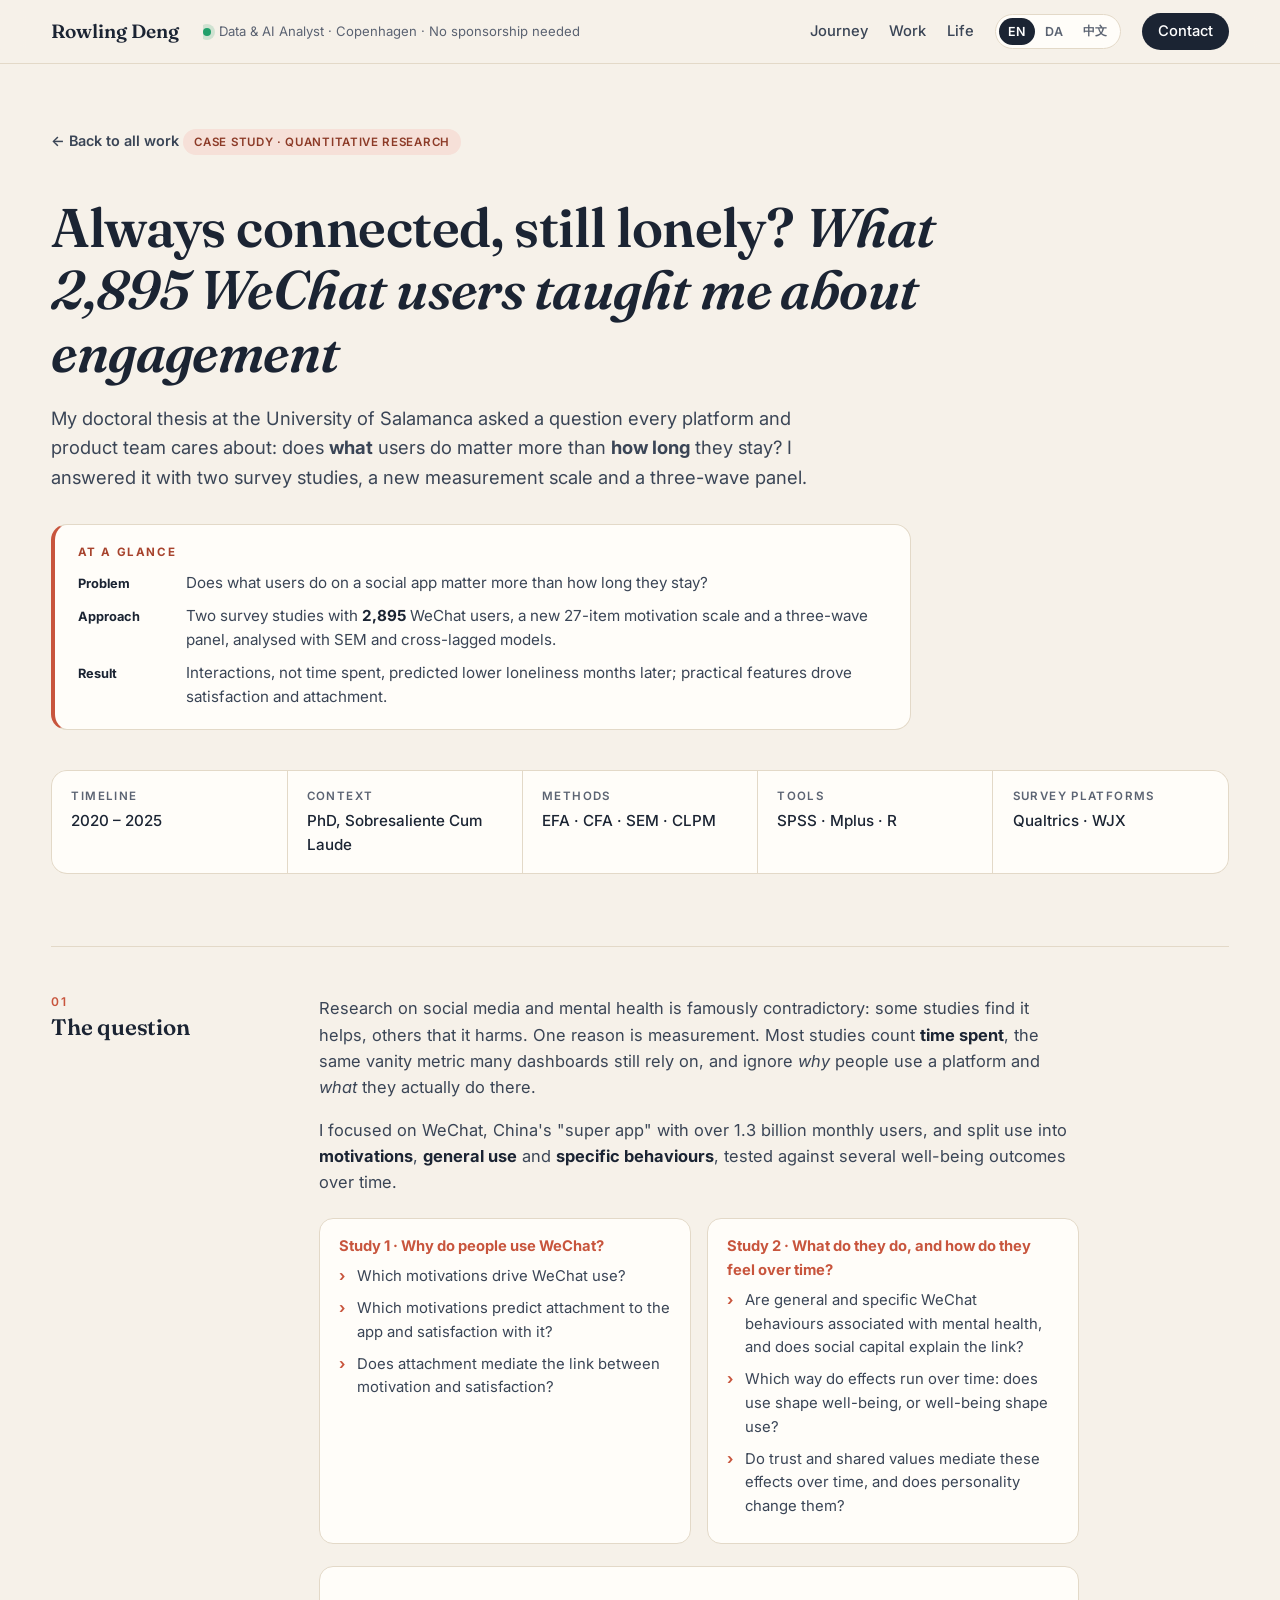
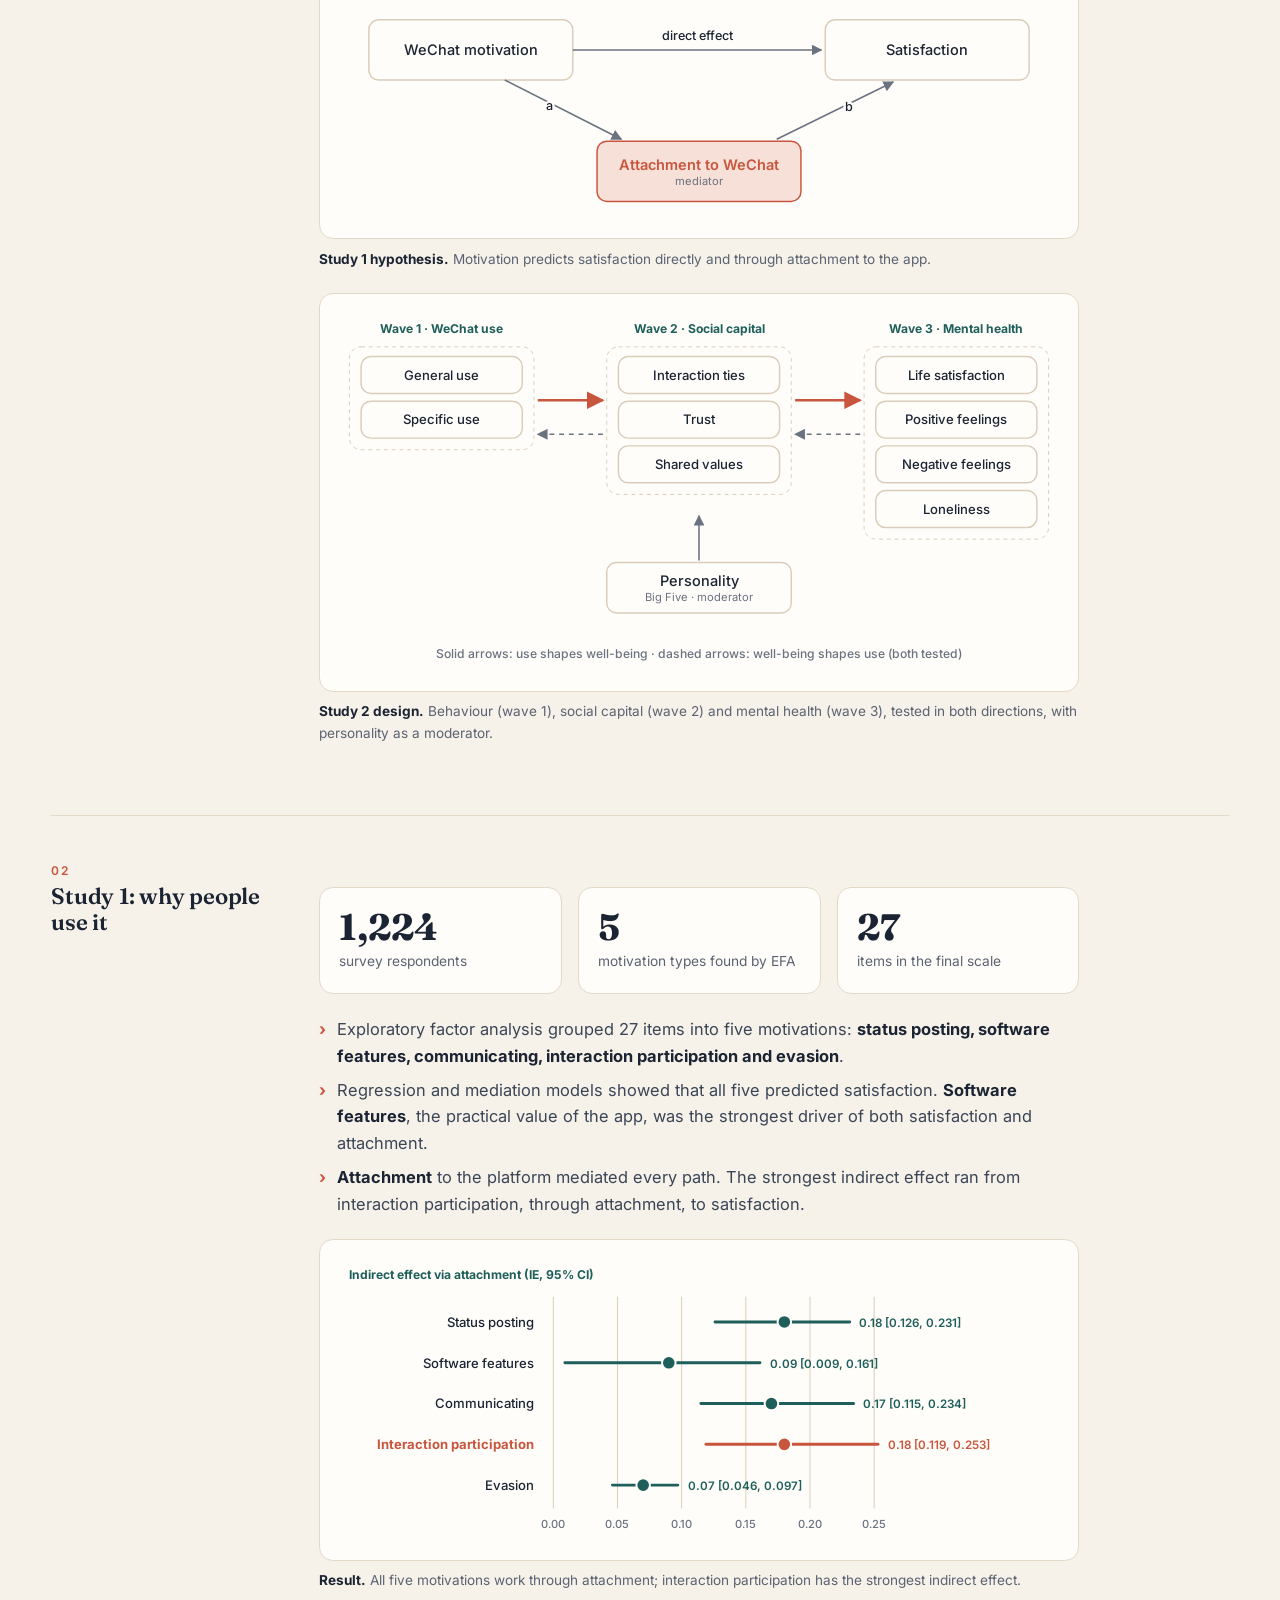
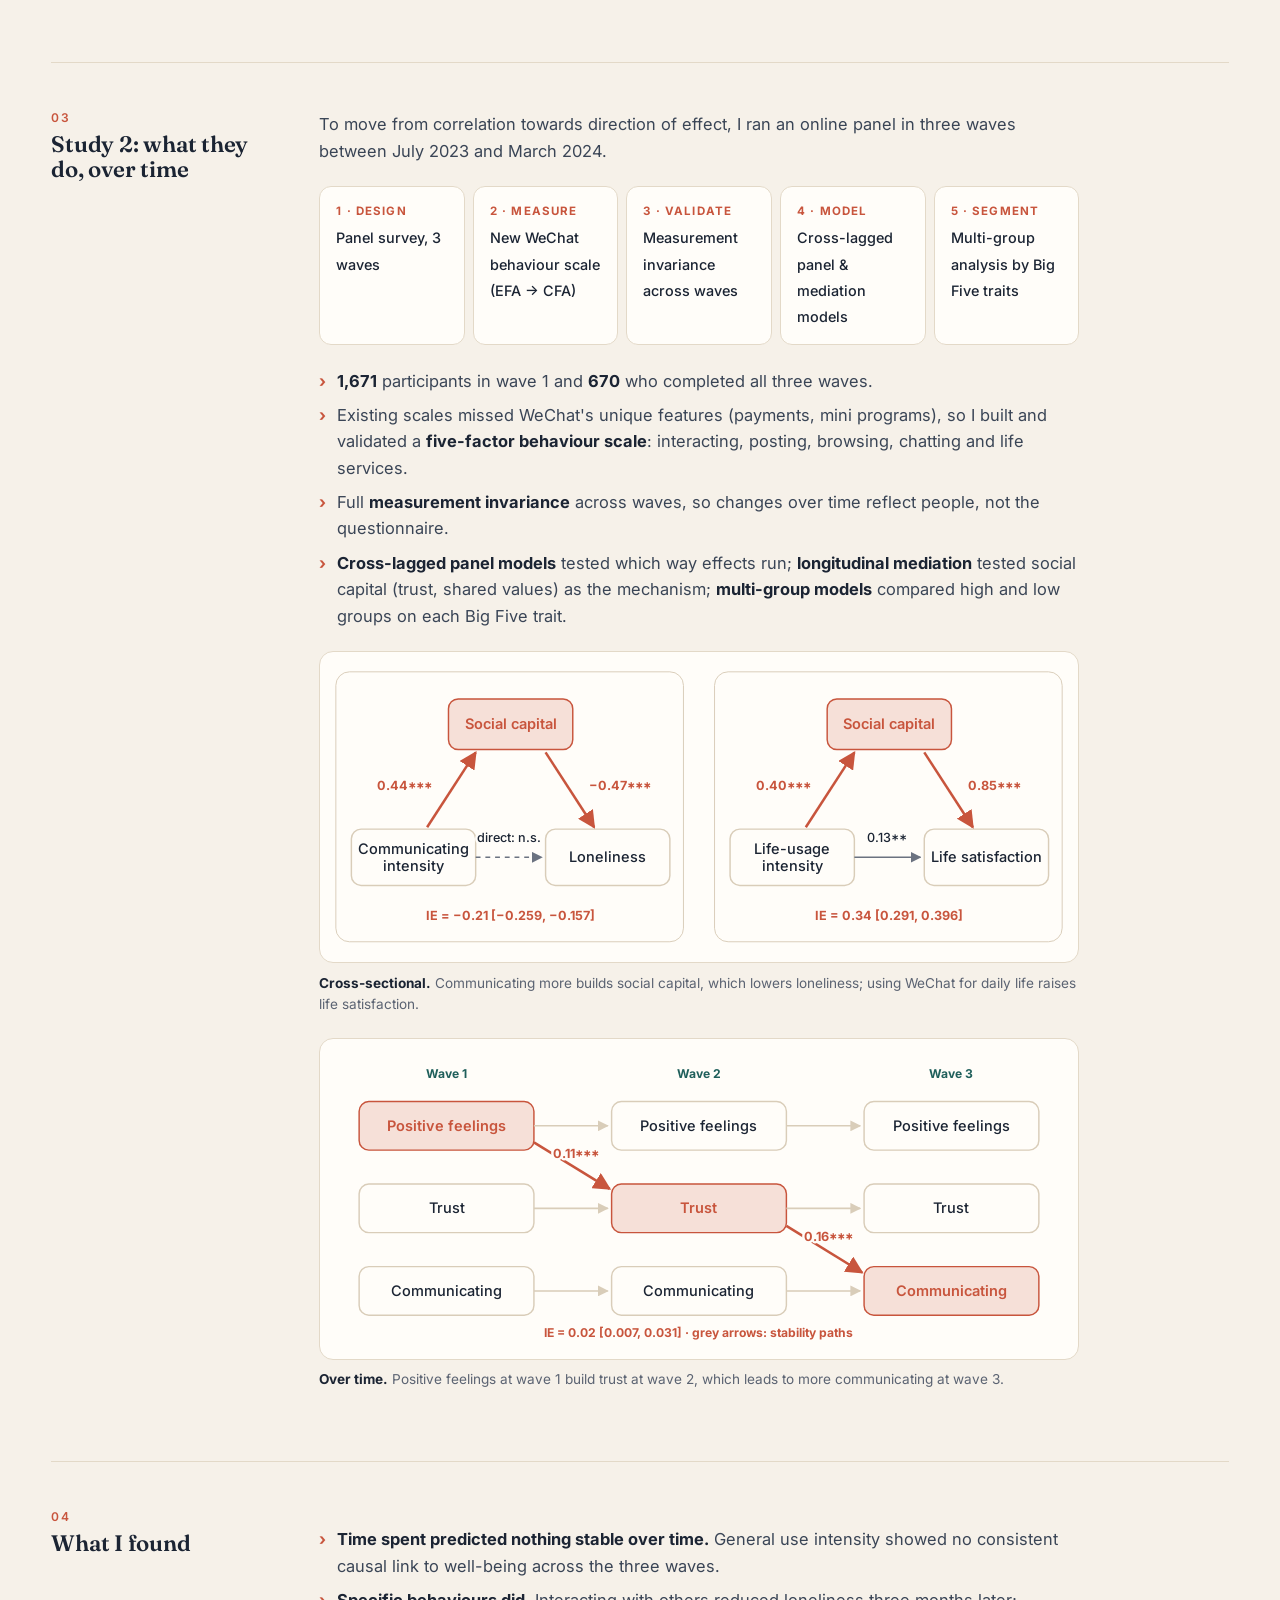
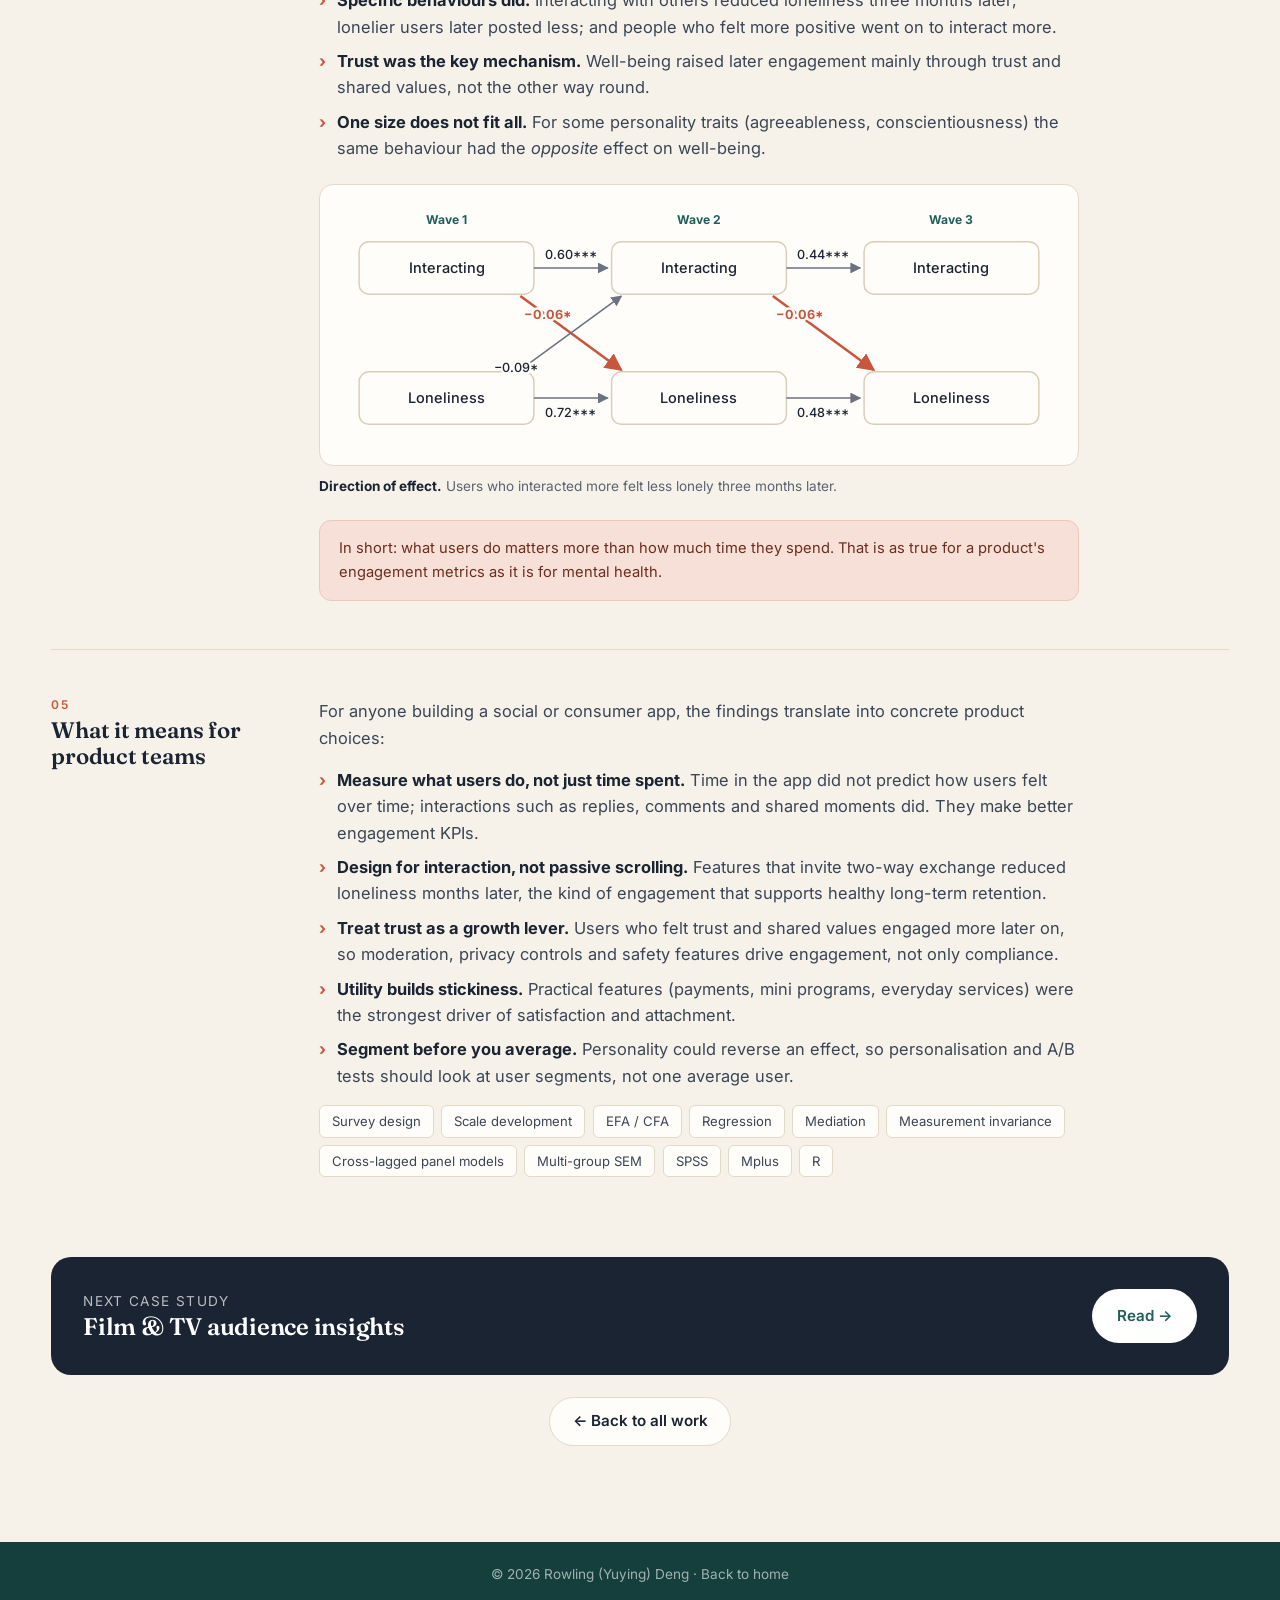
<file: work/phd-research.html>
<!DOCTYPE html>
<html lang="en">
<head>
  <meta charset="UTF-8" />
  <meta name="viewport" content="width=device-width, initial-scale=1.0" />
  <title>Always connected, still lonely? · PhD research · Rowling Deng</title>
  <meta name="description" content="Case study: a three-wave panel study of WeChat use and well-being. Survey and scale design, EFA/CFA, mediation, cross-lagged panel models and multi-group analysis." />
  <link rel="canonical" href="https://yuying6668.github.io/work/phd-research.html" />
  <meta property="og:type" content="article" />
  <meta property="og:title" content="PhD research: WeChat use and well-being · Rowling Deng" />
  <meta property="og:description" content="Two survey studies and a three-wave panel with 2,895 WeChat users: what users do matters more than how long they stay." />
  <meta property="og:url" content="https://yuying6668.github.io/work/phd-research.html" />
  <meta property="og:image" content="https://yuying6668.github.io/assets/og-image-v4.png" />
  <meta property="og:image:width" content="1200" />
  <meta property="og:image:height" content="630" />
  <meta name="twitter:card" content="summary_large_image" />
  <link rel="icon" href="data:image/svg+xml,%3Csvg xmlns='http://www.w3.org/2000/svg' viewBox='0 0 64 64'%3E%3Crect width='64' height='64' rx='14' fill='%231f5f5b'/%3E%3Ctext x='32' y='43' font-family='Georgia,serif' font-size='30' font-weight='600' fill='white' text-anchor='middle'%3ERD%3C/text%3E%3C/svg%3E" />
  <link rel="preconnect" href="https://fonts.googleapis.com" />
  <link rel="preconnect" href="https://fonts.gstatic.com" crossorigin />
  <link href="https://fonts.googleapis.com/css2?family=Inter:wght@400;500;600;700&family=Fraunces:ital,opsz,wght@0,9..144,500;0,9..144,600;1,9..144,500&display=swap" rel="stylesheet" />
  <link rel="stylesheet" href="../style.css?v=202611051429" />
</head>
<body class="case-research">

<header class="topbar">
  <div class="wrap topbar-inner">
    <a href="../index.html" class="brand">Rowling Deng</a>
    <span class="topbar-status"><span class="dot"></span><span data-i18n="status">Data &amp; AI Analyst · Copenhagen · No sponsorship needed</span></span>
    <nav class="topnav">
      <a href="../index.html#journey" data-i18n="nav.journey">Journey</a>
      <a href="../index.html#work" data-i18n="nav.work">Work</a>
      <a href="../index.html#life" data-i18n="nav.life">Life</a>
      <div class="lang-switch" role="group" aria-label="Language">
        <button type="button" data-lang="en" aria-pressed="true">EN</button>
        <button type="button" data-lang="da" aria-pressed="false">DA</button>
        <button type="button" data-lang="zh" aria-pressed="false">中文</button>
      </div>
      <a href="../index.html#contact" class="pill-btn" data-i18n="nav.contact">Contact</a>
    </nav>
  </div>
</header>

<main>
  <section class="case-hero">
    <div class="wrap">
      <a href="../index.html#work" class="back" data-i18n="cs.back">← Back to all work</a>
      <span class="tag tag-research" data-i18n="phd.tag">Case study · Quantitative research</span>
      <h1 data-i18n="phd.title">Always connected, still lonely? <em>What 2,895 WeChat users taught me about engagement</em></h1>
      <p class="lead" data-i18n="phd.lead">
        My doctoral thesis at the University of Salamanca asked a question every platform and product team cares about:
        does <strong>what</strong> users do matter more than <strong>how long</strong> they stay? I answered it with two survey studies,
        a new measurement scale and a three-wave panel.
      </p>
      <div class="glance"><p class="glance-k" data-i18n="gl.k">At a glance</p><dl><div><dt data-i18n="gl.p">Problem</dt><dd data-i18n="phd.g1">Does what users do on a social app matter more than how long they stay?</dd></div><div><dt data-i18n="gl.a">Approach</dt><dd data-i18n="phd.g2">Two survey studies with <strong>2,895</strong> WeChat users, a new 27-item motivation scale and a three-wave panel, analysed with SEM and cross-lagged models.</dd></div><div><dt data-i18n="gl.r">Result</dt><dd data-i18n="phd.g3">Interactions, not time spent, predicted lower loneliness months later; practical features drove satisfaction and attachment.</dd></div></dl></div>
      <dl class="case-meta">
        <div><dt data-i18n="cs.timeline">Timeline</dt><dd>2020 – 2025</dd></div>
        <div><dt data-i18n="cs.context">Context</dt><dd data-i18n="phd.m2">PhD, Sobresaliente Cum Laude</dd></div>
        <div><dt data-i18n="cs.methods">Methods</dt><dd>EFA · CFA · SEM · CLPM</dd></div>
        <div><dt data-i18n="cs.tools">Tools</dt><dd>SPSS · Mplus · R</dd></div>
        <div><dt data-i18n="cs.platforms">Survey platforms</dt><dd>Qualtrics · WJX</dd></div>
      </dl>
    </div>
  </section>

  <section class="case-body">
    <div class="wrap">

      <div class="case-section">
        <h2><small>01</small><span data-i18n="phd.s1">The question</span></h2>
        <div class="content">
          <p data-i18n="phd.s1.p1">Research on social media and mental health is famously contradictory: some studies find it helps, others that it harms.
            One reason is measurement. Most studies count <strong>time spent</strong>, the same vanity metric many dashboards still rely on, and ignore <em>why</em> people use a platform and <em>what</em> they actually do there.</p>
          <p data-i18n="phd.s1.p2">I focused on WeChat, China's "super app" with over 1.3 billion monthly users, and split use into <strong>motivations</strong>, <strong>general use</strong> and <strong>specific behaviours</strong>, tested against several well-being outcomes over time.</p>
          <div class="rq">
            <div><b data-i18n="phd.rq1.h">Study 1 · Why do people use WeChat?</b>
              <ul data-i18n="phd.rq1"><li>Which motivations drive WeChat use?</li><li>Which motivations predict attachment to the app and satisfaction with it?</li><li>Does attachment mediate the link between motivation and satisfaction?</li></ul></div>
            <div><b data-i18n="phd.rq2.h">Study 2 · What do they do, and how do they feel over time?</b>
              <ul data-i18n="phd.rq2"><li>Are general and specific WeChat behaviours associated with mental health, and does social capital explain the link?</li><li>Which way do effects run over time: does use shape well-being, or well-being shape use?</li><li>Do trust and shared values mediate these effects over time, and does personality change them?</li></ul></div>
          </div>
          <figure class="figure">
            <svg class="diagram" viewBox="0 0 760 250" role="img" aria-label="Study 1 hypothesised model: motivation predicts satisfaction directly and through attachment" font-family="Inter, 'Helvetica Neue', Arial, sans-serif" xmlns="http://www.w3.org/2000/svg"><title>Study 1 hypothesised model: motivation predicts satisfaction directly and through attachment</title><defs><marker id="ah" viewBox="0 0 10 10" refX="9" refY="5" markerWidth="7" markerHeight="7" orient="auto-start-reverse"><path d="M0,0 L10,5 L0,10 z" fill="#c8553d"/></marker><marker id="am" viewBox="0 0 10 10" refX="9" refY="5" markerWidth="7" markerHeight="7" orient="auto-start-reverse"><path d="M0,0 L10,5 L0,10 z" fill="#6b7280"/></marker><marker id="af" viewBox="0 0 10 10" refX="9" refY="5" markerWidth="7" markerHeight="7" orient="auto-start-reverse"><path d="M0,0 L10,5 L0,10 z" fill="#d9cdb9"/></marker></defs><rect x="40" y="40" width="210" height="62" rx="10" fill="#fffdf9" stroke="#d9cdb9" stroke-width="1.5"/><text x="145.0" y="76.2" text-anchor="middle" font-size="15" font-weight="500" fill="#1b2433">WeChat motivation</text><rect x="510" y="40" width="210" height="62" rx="10" fill="#fffdf9" stroke="#d9cdb9" stroke-width="1.5"/><text x="615.0" y="76.2" text-anchor="middle" font-size="15" font-weight="500" fill="#1b2433">Satisfaction</text><rect x="275" y="165" width="210" height="62" rx="10" fill="#f6e0d8" stroke="#c8553d" stroke-width="1.5"/><text x="380.0" y="194.2" text-anchor="middle" font-size="15" font-weight="600" fill="#c8553d">Attachment to WeChat</text><text x="380.0" y="210.2" text-anchor="middle" font-size="11.5" fill="#6b7280">mediator</text><line x1="250" y1="71" x2="506" y2="71" stroke="#6b7280" stroke-width="1.6" marker-end="url(#am)"/><text x="378.0" y="61.0" text-anchor="middle" font-size="13" font-weight="500" fill="#1b2433" paint-order="stroke" stroke="#fffdf9" stroke-width="5" stroke-linejoin="round">direct effect</text><line x1="180" y1="102" x2="300" y2="163" stroke="#6b7280" stroke-width="1.6" marker-end="url(#am)"/><text x="226.0" y="132.5" text-anchor="middle" font-size="13" font-weight="500" fill="#1b2433" paint-order="stroke" stroke="#fffdf9" stroke-width="5" stroke-linejoin="round">a</text><line x1="460" y1="163" x2="580" y2="104" stroke="#6b7280" stroke-width="1.6" marker-end="url(#am)"/><text x="534.0" y="133.5" text-anchor="middle" font-size="13" font-weight="500" fill="#1b2433" paint-order="stroke" stroke="#fffdf9" stroke-width="5" stroke-linejoin="round">b</text></svg>
            <figcaption data-i18n="phd.f1"><strong>Study 1 hypothesis.</strong> Motivation predicts satisfaction directly and through attachment to the app.</figcaption>
          </figure>
          <figure class="figure">
            <svg class="diagram" viewBox="0 0 760 380" role="img" aria-label="Study 2 three-wave design: WeChat behaviour at wave 1, social capital at wave 2, mental health at wave 3, with personality as a moderator" font-family="Inter, 'Helvetica Neue', Arial, sans-serif" xmlns="http://www.w3.org/2000/svg"><title>Study 2 three-wave design: WeChat behaviour at wave 1, social capital at wave 2, mental health at wave 3, with personality as a moderator</title><defs><marker id="ah" viewBox="0 0 10 10" refX="9" refY="5" markerWidth="7" markerHeight="7" orient="auto-start-reverse"><path d="M0,0 L10,5 L0,10 z" fill="#c8553d"/></marker><marker id="am" viewBox="0 0 10 10" refX="9" refY="5" markerWidth="7" markerHeight="7" orient="auto-start-reverse"><path d="M0,0 L10,5 L0,10 z" fill="#6b7280"/></marker><marker id="af" viewBox="0 0 10 10" refX="9" refY="5" markerWidth="7" markerHeight="7" orient="auto-start-reverse"><path d="M0,0 L10,5 L0,10 z" fill="#d9cdb9"/></marker></defs><text x="115" y="26" text-anchor="middle" font-size="12.5" font-weight="700" fill="#1f5f5b">Wave 1 · WeChat use</text><rect x="20" y="40" width="190" height="106" rx="12" fill="none" stroke="#d9cdb9" stroke-dasharray="4 4"/><rect x="32" y="50" width="166" height="38" rx="10" fill="#fffdf9" stroke="#d9cdb9" stroke-width="1.5"/><text x="115.0" y="73.7" text-anchor="middle" font-size="13.5" font-weight="500" fill="#1b2433">General use</text><rect x="32" y="96" width="166" height="38" rx="10" fill="#fffdf9" stroke="#d9cdb9" stroke-width="1.5"/><text x="115.0" y="119.7" text-anchor="middle" font-size="13.5" font-weight="500" fill="#1b2433">Specific use</text><text x="380" y="26" text-anchor="middle" font-size="12.5" font-weight="700" fill="#1f5f5b">Wave 2 · Social capital</text><rect x="285" y="40" width="190" height="152" rx="12" fill="none" stroke="#d9cdb9" stroke-dasharray="4 4"/><rect x="297" y="50" width="166" height="38" rx="10" fill="#fffdf9" stroke="#d9cdb9" stroke-width="1.5"/><text x="380.0" y="73.7" text-anchor="middle" font-size="13.5" font-weight="500" fill="#1b2433">Interaction ties</text><rect x="297" y="96" width="166" height="38" rx="10" fill="#fffdf9" stroke="#d9cdb9" stroke-width="1.5"/><text x="380.0" y="119.7" text-anchor="middle" font-size="13.5" font-weight="500" fill="#1b2433">Trust</text><rect x="297" y="142" width="166" height="38" rx="10" fill="#fffdf9" stroke="#d9cdb9" stroke-width="1.5"/><text x="380.0" y="165.7" text-anchor="middle" font-size="13.5" font-weight="500" fill="#1b2433">Shared values</text><text x="645" y="26" text-anchor="middle" font-size="12.5" font-weight="700" fill="#1f5f5b">Wave 3 · Mental health</text><rect x="550" y="40" width="190" height="198" rx="12" fill="none" stroke="#d9cdb9" stroke-dasharray="4 4"/><rect x="562" y="50" width="166" height="38" rx="10" fill="#fffdf9" stroke="#d9cdb9" stroke-width="1.5"/><text x="645.0" y="73.7" text-anchor="middle" font-size="13.5" font-weight="500" fill="#1b2433">Life satisfaction</text><rect x="562" y="96" width="166" height="38" rx="10" fill="#fffdf9" stroke="#d9cdb9" stroke-width="1.5"/><text x="645.0" y="119.7" text-anchor="middle" font-size="13.5" font-weight="500" fill="#1b2433">Positive feelings</text><rect x="562" y="142" width="166" height="38" rx="10" fill="#fffdf9" stroke="#d9cdb9" stroke-width="1.5"/><text x="645.0" y="165.7" text-anchor="middle" font-size="13.5" font-weight="500" fill="#1b2433">Negative feelings</text><rect x="562" y="188" width="166" height="38" rx="10" fill="#fffdf9" stroke="#d9cdb9" stroke-width="1.5"/><text x="645.0" y="211.7" text-anchor="middle" font-size="13.5" font-weight="500" fill="#1b2433">Loneliness</text><line x1="214" y1="95" x2="281" y2="95" stroke="#c8553d" stroke-width="2.6" marker-end="url(#ah)"/><line x1="479" y1="95" x2="546" y2="95" stroke="#c8553d" stroke-width="2.6" marker-end="url(#ah)"/><line x1="546" y1="130" x2="479" y2="130" stroke="#6b7280" stroke-width="1.6" stroke-dasharray="5 5" marker-end="url(#am)"/><line x1="281" y1="130" x2="214" y2="130" stroke="#6b7280" stroke-width="1.6" stroke-dasharray="5 5" marker-end="url(#am)"/><rect x="285" y="262" width="190" height="52" rx="10" fill="#fffdf9" stroke="#d9cdb9" stroke-width="1.5"/><text x="380.0" y="286.2" text-anchor="middle" font-size="15" font-weight="500" fill="#1b2433">Personality</text><text x="380.0" y="302.2" text-anchor="middle" font-size="11.5" fill="#6b7280">Big Five · moderator</text><line x1="380" y1="260" x2="380" y2="214" stroke="#6b7280" stroke-width="1.6" marker-end="url(#am)"/><text x="380" y="360" text-anchor="middle" font-size="12.5" font-weight="500" fill="#6b7280">Solid arrows: use shapes well-being · dashed arrows: well-being shapes use (both tested)</text></svg>
            <figcaption data-i18n="phd.f2"><strong>Study 2 design.</strong> Behaviour (wave 1), social capital (wave 2) and mental health (wave 3), tested in both directions, with personality as a moderator.</figcaption>
          </figure>
        </div>
      </div>

      <div class="case-section">
        <h2><small>02</small><span data-i18n="phd.s2">Study 1: why people use it</span></h2>
        <div class="content">
          <div class="big-metrics">
            <div><strong>1,224</strong><span data-i18n="phd.k1">survey respondents</span></div>
            <div><strong>5</strong><span data-i18n="phd.k2">motivation types found by EFA</span></div>
            <div><strong>27</strong><span data-i18n="phd.k3">items in the final scale</span></div>
          </div>
          <ul data-i18n="phd.s2.ul">
            <li>Exploratory factor analysis grouped 27 items into five motivations: <strong>status posting, software features, communicating, interaction participation and evasion</strong>.</li>
            <li>Regression and mediation models showed that all five predicted satisfaction. <strong>Software features</strong>, the practical value of the app, was the strongest driver of both satisfaction and attachment.</li>
            <li><strong>Attachment</strong> to the platform mediated every path. The strongest indirect effect ran from interaction participation, through attachment, to satisfaction.</li>
          </ul>
          <figure class="figure">
            <svg class="diagram" viewBox="0 0 760 300" role="img" aria-label="Study 1 results: indirect effect of each motivation on satisfaction through attachment, with 95% confidence intervals" font-family="Inter, 'Helvetica Neue', Arial, sans-serif" xmlns="http://www.w3.org/2000/svg"><title>Study 1 results: indirect effect of each motivation on satisfaction through attachment, with 95% confidence intervals</title><defs><marker id="ah" viewBox="0 0 10 10" refX="9" refY="5" markerWidth="7" markerHeight="7" orient="auto-start-reverse"><path d="M0,0 L10,5 L0,10 z" fill="#c8553d"/></marker><marker id="am" viewBox="0 0 10 10" refX="9" refY="5" markerWidth="7" markerHeight="7" orient="auto-start-reverse"><path d="M0,0 L10,5 L0,10 z" fill="#6b7280"/></marker><marker id="af" viewBox="0 0 10 10" refX="9" refY="5" markerWidth="7" markerHeight="7" orient="auto-start-reverse"><path d="M0,0 L10,5 L0,10 z" fill="#d9cdb9"/></marker></defs><text x="20" y="26" text-anchor="start" font-size="12.5" font-weight="700" fill="#1f5f5b">Indirect effect via attachment (IE, 95% CI)</text><line x1="230.0" y1="44" x2="230.0" y2="262" stroke="#d9cdb9" stroke-width="1"/><text x="230.0" y="282" text-anchor="middle" font-size="11.5" font-weight="500" fill="#6b7280">0.00</text><line x1="296.1" y1="44" x2="296.1" y2="262" stroke="#d9cdb9" stroke-width="1"/><text x="296.07142857142856" y="282" text-anchor="middle" font-size="11.5" font-weight="500" fill="#6b7280">0.05</text><line x1="362.1" y1="44" x2="362.1" y2="262" stroke="#d9cdb9" stroke-width="1"/><text x="362.1428571428571" y="282" text-anchor="middle" font-size="11.5" font-weight="500" fill="#6b7280">0.10</text><line x1="428.2" y1="44" x2="428.2" y2="262" stroke="#d9cdb9" stroke-width="1"/><text x="428.21428571428567" y="282" text-anchor="middle" font-size="11.5" font-weight="500" fill="#6b7280">0.15</text><line x1="494.3" y1="44" x2="494.3" y2="262" stroke="#d9cdb9" stroke-width="1"/><text x="494.2857142857143" y="282" text-anchor="middle" font-size="11.5" font-weight="500" fill="#6b7280">0.20</text><line x1="560.4" y1="44" x2="560.4" y2="262" stroke="#d9cdb9" stroke-width="1"/><text x="560.3571428571429" y="282" text-anchor="middle" font-size="11.5" font-weight="500" fill="#6b7280">0.25</text><text x="210" y="75" text-anchor="end" font-size="13.5" font-weight="500" fill="#1b2433">Status posting</text><line x1="396.5" y1="70" x2="535.2" y2="70" stroke="#1f5f5b" stroke-width="3" stroke-linecap="round"/><circle cx="467.9" cy="70" r="7" fill="#1f5f5b" stroke="#fffdf9" stroke-width="2"/><text x="545.25" y="75" text-anchor="start" font-size="12" font-weight="600" fill="#1f5f5b">0.18  [0.126, 0.231]</text><text x="210" y="117" text-anchor="end" font-size="13.5" font-weight="500" fill="#1b2433">Software features</text><line x1="241.9" y1="112" x2="442.8" y2="112" stroke="#1f5f5b" stroke-width="3" stroke-linecap="round"/><circle cx="348.9" cy="112" r="7" fill="#1f5f5b" stroke="#fffdf9" stroke-width="2"/><text x="452.75" y="117" text-anchor="start" font-size="12" font-weight="600" fill="#1f5f5b">0.09  [0.009, 0.161]</text><text x="210" y="159" text-anchor="end" font-size="13.5" font-weight="500" fill="#1b2433">Communicating</text><line x1="382.0" y1="154" x2="539.2" y2="154" stroke="#1f5f5b" stroke-width="3" stroke-linecap="round"/><circle cx="454.6" cy="154" r="7" fill="#1f5f5b" stroke="#fffdf9" stroke-width="2"/><text x="549.2142857142857" y="159" text-anchor="start" font-size="12" font-weight="600" fill="#1f5f5b">0.17  [0.115, 0.234]</text><text x="210" y="201" text-anchor="end" font-size="13.5" font-weight="700" fill="#c8553d">Interaction participation</text><line x1="387.2" y1="196" x2="564.3" y2="196" stroke="#c8553d" stroke-width="3" stroke-linecap="round"/><circle cx="467.9" cy="196" r="7" fill="#c8553d" stroke="#fffdf9" stroke-width="2"/><text x="574.3214285714286" y="201" text-anchor="start" font-size="12" font-weight="600" fill="#c8553d">0.18  [0.119, 0.253]</text><text x="210" y="243" text-anchor="end" font-size="13.5" font-weight="500" fill="#1b2433">Evasion</text><line x1="290.8" y1="238" x2="358.2" y2="238" stroke="#1f5f5b" stroke-width="3" stroke-linecap="round"/><circle cx="322.5" cy="238" r="7" fill="#1f5f5b" stroke="#fffdf9" stroke-width="2"/><text x="368.17857142857144" y="243" text-anchor="start" font-size="12" font-weight="600" fill="#1f5f5b">0.07  [0.046, 0.097]</text></svg>
            <figcaption data-i18n="phd.f3"><strong>Result.</strong> All five motivations work through attachment; interaction participation has the strongest indirect effect.</figcaption>
          </figure>
        </div>
      </div>

      <div class="case-section">
        <h2><small>03</small><span data-i18n="phd.s3">Study 2: what they do, over time</span></h2>
        <div class="content">
          <p data-i18n="phd.s3.p1">To move from correlation towards direction of effect, I ran an online panel in three waves between July 2023 and March 2024.</p>
          <div class="pipeline" data-i18n="phd.s3.pipe">
            <div class="step"><b>1 · Design</b><span>Panel survey, 3 waves</span></div>
            <div class="step"><b>2 · Measure</b><span>New WeChat behaviour scale (EFA → CFA)</span></div>
            <div class="step"><b>3 · Validate</b><span>Measurement invariance across waves</span></div>
            <div class="step"><b>4 · Model</b><span>Cross-lagged panel &amp; mediation models</span></div>
            <div class="step"><b>5 · Segment</b><span>Multi-group analysis by Big Five traits</span></div>
          </div>
          <ul data-i18n="phd.s3.ul">
            <li><strong>1,671</strong> participants in wave 1 and <strong>670</strong> who completed all three waves.</li>
            <li>Existing scales missed WeChat's unique features (payments, mini programs), so I built and validated a <strong>five-factor behaviour scale</strong>: interacting, posting, browsing, chatting and life services.</li>
            <li>Full <strong>measurement invariance</strong> across waves, so changes over time reflect people, not the questionnaire.</li>
            <li><strong>Cross-lagged panel models</strong> tested which way effects run; <strong>longitudinal mediation</strong> tested social capital (trust, shared values) as the mechanism; <strong>multi-group models</strong> compared high and low groups on each Big Five trait.</li>
          </ul>
          <figure class="figure">
            <svg class="diagram" viewBox="0 0 760 290" role="img" aria-label="Cross-sectional mediation: communicating intensity lowers loneliness through social capital; life-usage intensity raises life satisfaction directly and through social capital" font-family="Inter, 'Helvetica Neue', Arial, sans-serif" xmlns="http://www.w3.org/2000/svg"><title>Cross-sectional mediation: communicating intensity lowers loneliness through social capital; life-usage intensity raises life satisfaction directly and through social capital</title><defs><marker id="ah" viewBox="0 0 10 10" refX="9" refY="5" markerWidth="7" markerHeight="7" orient="auto-start-reverse"><path d="M0,0 L10,5 L0,10 z" fill="#c8553d"/></marker><marker id="am" viewBox="0 0 10 10" refX="9" refY="5" markerWidth="7" markerHeight="7" orient="auto-start-reverse"><path d="M0,0 L10,5 L0,10 z" fill="#6b7280"/></marker><marker id="af" viewBox="0 0 10 10" refX="9" refY="5" markerWidth="7" markerHeight="7" orient="auto-start-reverse"><path d="M0,0 L10,5 L0,10 z" fill="#d9cdb9"/></marker></defs><rect x="6" y="6" width="358" height="278" rx="14" fill="none" stroke="#d9cdb9"/><rect x="22" y="168" width="128" height="58" rx="10" fill="#fffdf9" stroke="#d9cdb9" stroke-width="1.5"/><text x="86.0" y="193.2" text-anchor="middle" font-size="15" font-weight="500" fill="#1b2433">Communicating</text><text x="86.0" y="211.2" text-anchor="middle" font-size="15" font-weight="500" fill="#1b2433">intensity</text><rect x="222" y="168" width="128" height="58" rx="10" fill="#fffdf9" stroke="#d9cdb9" stroke-width="1.5"/><text x="286.0" y="202.2" text-anchor="middle" font-size="15" font-weight="500" fill="#1b2433">Loneliness</text><rect x="122" y="34" width="128" height="52" rx="10" fill="#f6e0d8" stroke="#c8553d" stroke-width="1.5"/><text x="186.0" y="65.2" text-anchor="middle" font-size="15" font-weight="600" fill="#c8553d">Social capital</text><line x1="100" y1="166" x2="150" y2="89" stroke="#c8553d" stroke-width="2.6" marker-end="url(#ah)"/><text x="105.0" y="127.5" text-anchor="end" font-size="13" font-weight="700" fill="#c8553d" paint-order="stroke" stroke="#fffdf9" stroke-width="5" stroke-linejoin="round">0.44***</text><line x1="222" y1="89" x2="272" y2="166" stroke="#c8553d" stroke-width="2.6" marker-end="url(#ah)"/><text x="267.0" y="127.5" text-anchor="start" font-size="13" font-weight="700" fill="#c8553d" paint-order="stroke" stroke="#fffdf9" stroke-width="5" stroke-linejoin="round">−0.47***</text><line x1="150" y1="197" x2="218" y2="197" stroke="#6b7280" stroke-width="1.6" stroke-dasharray="5 5" marker-end="url(#am)"/><text x="184.0" y="181.0" text-anchor="middle" font-size="13" font-weight="500" fill="#1b2433" paint-order="stroke" stroke="#fffdf9" stroke-width="5" stroke-linejoin="round">direct: n.s.</text><text x="186" y="262" text-anchor="middle" font-size="13" font-weight="700" fill="#c8553d">IE = −0.21  [−0.259, −0.157]</text><rect x="396" y="6" width="358" height="278" rx="14" fill="none" stroke="#d9cdb9"/><rect x="412" y="168" width="128" height="58" rx="10" fill="#fffdf9" stroke="#d9cdb9" stroke-width="1.5"/><text x="476.0" y="193.2" text-anchor="middle" font-size="15" font-weight="500" fill="#1b2433">Life-usage</text><text x="476.0" y="211.2" text-anchor="middle" font-size="15" font-weight="500" fill="#1b2433">intensity</text><rect x="612" y="168" width="128" height="58" rx="10" fill="#fffdf9" stroke="#d9cdb9" stroke-width="1.5"/><text x="676.0" y="202.2" text-anchor="middle" font-size="15" font-weight="500" fill="#1b2433">Life satisfaction</text><rect x="512" y="34" width="128" height="52" rx="10" fill="#f6e0d8" stroke="#c8553d" stroke-width="1.5"/><text x="576.0" y="65.2" text-anchor="middle" font-size="15" font-weight="600" fill="#c8553d">Social capital</text><line x1="490" y1="166" x2="540" y2="89" stroke="#c8553d" stroke-width="2.6" marker-end="url(#ah)"/><text x="495.0" y="127.5" text-anchor="end" font-size="13" font-weight="700" fill="#c8553d" paint-order="stroke" stroke="#fffdf9" stroke-width="5" stroke-linejoin="round">0.40***</text><line x1="612" y1="89" x2="662" y2="166" stroke="#c8553d" stroke-width="2.6" marker-end="url(#ah)"/><text x="657.0" y="127.5" text-anchor="start" font-size="13" font-weight="700" fill="#c8553d" paint-order="stroke" stroke="#fffdf9" stroke-width="5" stroke-linejoin="round">0.85***</text><line x1="540" y1="197" x2="608" y2="197" stroke="#6b7280" stroke-width="1.6" marker-end="url(#am)"/><text x="574.0" y="181.0" text-anchor="middle" font-size="13" font-weight="500" fill="#1b2433" paint-order="stroke" stroke="#fffdf9" stroke-width="5" stroke-linejoin="round">0.13**</text><text x="576" y="262" text-anchor="middle" font-size="13" font-weight="700" fill="#c8553d">IE = 0.34  [0.291, 0.396]</text></svg>
            <figcaption data-i18n="phd.f4"><strong>Cross-sectional.</strong> Communicating more builds social capital, which lowers loneliness; using WeChat for daily life raises life satisfaction.</figcaption>
          </figure>
          <figure class="figure">
            <svg class="diagram" viewBox="0 0 760 300" role="img" aria-label="Longitudinal mediation over three waves: positive feelings at wave 1 raise trust at wave 2, which raises communicating at wave 3" font-family="Inter, 'Helvetica Neue', Arial, sans-serif" xmlns="http://www.w3.org/2000/svg"><title>Longitudinal mediation over three waves: positive feelings at wave 1 raise trust at wave 2, which raises communicating at wave 3</title><defs><marker id="ah" viewBox="0 0 10 10" refX="9" refY="5" markerWidth="7" markerHeight="7" orient="auto-start-reverse"><path d="M0,0 L10,5 L0,10 z" fill="#c8553d"/></marker><marker id="am" viewBox="0 0 10 10" refX="9" refY="5" markerWidth="7" markerHeight="7" orient="auto-start-reverse"><path d="M0,0 L10,5 L0,10 z" fill="#6b7280"/></marker><marker id="af" viewBox="0 0 10 10" refX="9" refY="5" markerWidth="7" markerHeight="7" orient="auto-start-reverse"><path d="M0,0 L10,5 L0,10 z" fill="#d9cdb9"/></marker></defs><text x="120" y="26" text-anchor="middle" font-size="12.5" font-weight="700" fill="#1f5f5b">Wave 1</text><text x="380" y="26" text-anchor="middle" font-size="12.5" font-weight="700" fill="#1f5f5b">Wave 2</text><text x="640" y="26" text-anchor="middle" font-size="12.5" font-weight="700" fill="#1f5f5b">Wave 3</text><rect x="30" y="50" width="180" height="50" rx="10" fill="#f6e0d8" stroke="#c8553d" stroke-width="1.5"/><text x="120.0" y="80.2" text-anchor="middle" font-size="15" font-weight="600" fill="#c8553d">Positive feelings</text><rect x="30" y="135" width="180" height="50" rx="10" fill="#fffdf9" stroke="#d9cdb9" stroke-width="1.5"/><text x="120.0" y="165.2" text-anchor="middle" font-size="15" font-weight="500" fill="#1b2433">Trust</text><rect x="30" y="220" width="180" height="50" rx="10" fill="#fffdf9" stroke="#d9cdb9" stroke-width="1.5"/><text x="120.0" y="250.2" text-anchor="middle" font-size="15" font-weight="500" fill="#1b2433">Communicating</text><rect x="290" y="50" width="180" height="50" rx="10" fill="#fffdf9" stroke="#d9cdb9" stroke-width="1.5"/><text x="380.0" y="80.2" text-anchor="middle" font-size="15" font-weight="500" fill="#1b2433">Positive feelings</text><rect x="290" y="135" width="180" height="50" rx="10" fill="#f6e0d8" stroke="#c8553d" stroke-width="1.5"/><text x="380.0" y="165.2" text-anchor="middle" font-size="15" font-weight="600" fill="#c8553d">Trust</text><rect x="290" y="220" width="180" height="50" rx="10" fill="#fffdf9" stroke="#d9cdb9" stroke-width="1.5"/><text x="380.0" y="250.2" text-anchor="middle" font-size="15" font-weight="500" fill="#1b2433">Communicating</text><rect x="550" y="50" width="180" height="50" rx="10" fill="#fffdf9" stroke="#d9cdb9" stroke-width="1.5"/><text x="640.0" y="80.2" text-anchor="middle" font-size="15" font-weight="500" fill="#1b2433">Positive feelings</text><rect x="550" y="135" width="180" height="50" rx="10" fill="#fffdf9" stroke="#d9cdb9" stroke-width="1.5"/><text x="640.0" y="165.2" text-anchor="middle" font-size="15" font-weight="500" fill="#1b2433">Trust</text><rect x="550" y="220" width="180" height="50" rx="10" fill="#f6e0d8" stroke="#c8553d" stroke-width="1.5"/><text x="640.0" y="250.2" text-anchor="middle" font-size="15" font-weight="600" fill="#c8553d">Communicating</text><line x1="210" y1="75" x2="286" y2="75" stroke="#d9cdb9" stroke-width="1.6" marker-end="url(#af)"/><line x1="470" y1="75" x2="546" y2="75" stroke="#d9cdb9" stroke-width="1.6" marker-end="url(#af)"/><line x1="210" y1="160" x2="286" y2="160" stroke="#d9cdb9" stroke-width="1.6" marker-end="url(#af)"/><line x1="470" y1="160" x2="546" y2="160" stroke="#d9cdb9" stroke-width="1.6" marker-end="url(#af)"/><line x1="210" y1="245" x2="286" y2="245" stroke="#d9cdb9" stroke-width="1.6" marker-end="url(#af)"/><line x1="470" y1="245" x2="546" y2="245" stroke="#d9cdb9" stroke-width="1.6" marker-end="url(#af)"/><line x1="210" y1="92" x2="288" y2="140" stroke="#c8553d" stroke-width="2.6" marker-end="url(#ah)"/><text x="253.0" y="108.0" text-anchor="middle" font-size="13" font-weight="700" fill="#c8553d" paint-order="stroke" stroke="#fffdf9" stroke-width="5" stroke-linejoin="round">0.11***</text><line x1="470" y1="178" x2="548" y2="226" stroke="#c8553d" stroke-width="2.6" marker-end="url(#ah)"/><text x="513.0" y="194.0" text-anchor="middle" font-size="13" font-weight="700" fill="#c8553d" paint-order="stroke" stroke="#fffdf9" stroke-width="5" stroke-linejoin="round">0.16***</text><text x="380" y="292" text-anchor="middle" font-size="12.5" font-weight="700" fill="#c8553d">IE = 0.02  [0.007, 0.031]   ·   grey arrows: stability paths</text></svg>
            <figcaption data-i18n="phd.f5"><strong>Over time.</strong> Positive feelings at wave 1 build trust at wave 2, which leads to more communicating at wave 3.</figcaption>
          </figure>
        </div>
      </div>

      <div class="case-section">
        <h2><small>04</small><span data-i18n="phd.s4">What I found</span></h2>
        <div class="content">
          <ul data-i18n="phd.s4.ul">
            <li><strong>Time spent predicted nothing stable over time.</strong> General use intensity showed no consistent causal link to well-being across the three waves.</li>
            <li><strong>Specific behaviours did.</strong> Interacting with others reduced loneliness three months later; lonelier users later posted less; and people who felt more positive went on to interact more.</li>
            <li><strong>Trust was the key mechanism.</strong> Well-being raised later engagement mainly through trust and shared values, not the other way round.</li>
            <li><strong>One size does not fit all.</strong> For some personality traits (agreeableness, conscientiousness) the same behaviour had the <em>opposite</em> effect on well-being.</li>
          </ul>
          <figure class="figure">
            <svg class="diagram" viewBox="0 0 760 260" role="img" aria-label="Cross-lagged model: interacting at one wave predicts lower loneliness at the next wave" font-family="Inter, 'Helvetica Neue', Arial, sans-serif" xmlns="http://www.w3.org/2000/svg"><title>Cross-lagged model: interacting at one wave predicts lower loneliness at the next wave</title><defs><marker id="ah" viewBox="0 0 10 10" refX="9" refY="5" markerWidth="7" markerHeight="7" orient="auto-start-reverse"><path d="M0,0 L10,5 L0,10 z" fill="#c8553d"/></marker><marker id="am" viewBox="0 0 10 10" refX="9" refY="5" markerWidth="7" markerHeight="7" orient="auto-start-reverse"><path d="M0,0 L10,5 L0,10 z" fill="#6b7280"/></marker><marker id="af" viewBox="0 0 10 10" refX="9" refY="5" markerWidth="7" markerHeight="7" orient="auto-start-reverse"><path d="M0,0 L10,5 L0,10 z" fill="#d9cdb9"/></marker></defs><text x="120" y="26" text-anchor="middle" font-size="12.5" font-weight="700" fill="#1f5f5b">Wave 1</text><rect x="30" y="44" width="180" height="54" rx="10" fill="#fffdf9" stroke="#d9cdb9" stroke-width="1.5"/><text x="120.0" y="76.2" text-anchor="middle" font-size="15" font-weight="500" fill="#1b2433">Interacting</text><rect x="30" y="178" width="180" height="54" rx="10" fill="#fffdf9" stroke="#d9cdb9" stroke-width="1.5"/><text x="120.0" y="210.2" text-anchor="middle" font-size="15" font-weight="500" fill="#1b2433">Loneliness</text><text x="380" y="26" text-anchor="middle" font-size="12.5" font-weight="700" fill="#1f5f5b">Wave 2</text><rect x="290" y="44" width="180" height="54" rx="10" fill="#fffdf9" stroke="#d9cdb9" stroke-width="1.5"/><text x="380.0" y="76.2" text-anchor="middle" font-size="15" font-weight="500" fill="#1b2433">Interacting</text><rect x="290" y="178" width="180" height="54" rx="10" fill="#fffdf9" stroke="#d9cdb9" stroke-width="1.5"/><text x="380.0" y="210.2" text-anchor="middle" font-size="15" font-weight="500" fill="#1b2433">Loneliness</text><text x="640" y="26" text-anchor="middle" font-size="12.5" font-weight="700" fill="#1f5f5b">Wave 3</text><rect x="550" y="44" width="180" height="54" rx="10" fill="#fffdf9" stroke="#d9cdb9" stroke-width="1.5"/><text x="640.0" y="76.2" text-anchor="middle" font-size="15" font-weight="500" fill="#1b2433">Interacting</text><rect x="550" y="178" width="180" height="54" rx="10" fill="#fffdf9" stroke="#d9cdb9" stroke-width="1.5"/><text x="640.0" y="210.2" text-anchor="middle" font-size="15" font-weight="500" fill="#1b2433">Loneliness</text><line x1="210" y1="71" x2="286" y2="71" stroke="#6b7280" stroke-width="1.6" marker-end="url(#am)"/><text x="248.0" y="62.0" text-anchor="middle" font-size="13" font-weight="500" fill="#1b2433" paint-order="stroke" stroke="#fffdf9" stroke-width="5" stroke-linejoin="round">0.60***</text><line x1="470" y1="71" x2="546" y2="71" stroke="#6b7280" stroke-width="1.6" marker-end="url(#am)"/><text x="508.0" y="62.0" text-anchor="middle" font-size="13" font-weight="500" fill="#1b2433" paint-order="stroke" stroke="#fffdf9" stroke-width="5" stroke-linejoin="round">0.44***</text><line x1="210" y1="205" x2="286" y2="205" stroke="#6b7280" stroke-width="1.6" marker-end="url(#am)"/><text x="248.0" y="225.0" text-anchor="middle" font-size="13" font-weight="500" fill="#1b2433" paint-order="stroke" stroke="#fffdf9" stroke-width="5" stroke-linejoin="round">0.72***</text><line x1="470" y1="205" x2="546" y2="205" stroke="#6b7280" stroke-width="1.6" marker-end="url(#am)"/><text x="508.0" y="225.0" text-anchor="middle" font-size="13" font-weight="500" fill="#1b2433" paint-order="stroke" stroke="#fffdf9" stroke-width="5" stroke-linejoin="round">0.48***</text><line x1="196" y1="100" x2="300" y2="176" stroke="#c8553d" stroke-width="2.6" marker-end="url(#ah)"/><text x="224.0" y="124.0" text-anchor="middle" font-size="13" font-weight="700" fill="#c8553d" paint-order="stroke" stroke="#fffdf9" stroke-width="5" stroke-linejoin="round">−0.06*</text><line x1="456" y1="100" x2="560" y2="176" stroke="#c8553d" stroke-width="2.6" marker-end="url(#ah)"/><text x="484.0" y="124.0" text-anchor="middle" font-size="13" font-weight="700" fill="#c8553d" paint-order="stroke" stroke="#fffdf9" stroke-width="5" stroke-linejoin="round">−0.06*</text><line x1="196" y1="176" x2="300" y2="100" stroke="#6b7280" stroke-width="1.6" marker-end="url(#am)"/><text x="214.0" y="178.0" text-anchor="end" font-size="13" font-weight="500" fill="#1b2433" paint-order="stroke" stroke="#fffdf9" stroke-width="5" stroke-linejoin="round">−0.09*</text></svg>
            <figcaption data-i18n="phd.f6"><strong>Direction of effect.</strong> Users who interacted more felt less lonely three months later.</figcaption>
          </figure>
          <p class="callout" data-i18n="phd.s4.note">In short: what users do matters more than how much time they spend. That is as true for a product's engagement metrics as it is for mental health.</p>
        </div>
      </div>

      <div class="case-section">
        <h2><small>05</small><span data-i18n="phd.s5">What it means for product teams</span></h2>
        <div class="content">
          <p data-i18n="phd.s5.p">For anyone building a social or consumer app, the findings translate into concrete product choices:</p>
          <ul data-i18n="phd.s5.ul">
            <li><strong>Measure what users do, not just time spent.</strong> Time in the app did not predict how users felt over time; interactions such as replies, comments and shared moments did. They make better engagement KPIs.</li>
            <li><strong>Design for interaction, not passive scrolling.</strong> Features that invite two-way exchange reduced loneliness months later, the kind of engagement that supports healthy long-term retention.</li>
            <li><strong>Treat trust as a growth lever.</strong> Users who felt trust and shared values engaged more later on, so moderation, privacy controls and safety features drive engagement, not only compliance.</li>
            <li><strong>Utility builds stickiness.</strong> Practical features (payments, mini programs, everyday services) were the strongest driver of satisfaction and attachment.</li>
            <li><strong>Segment before you average.</strong> Personality could reverse an effect, so personalisation and A/B tests should look at user segments, not one average user.</li>
          </ul>
          <div class="stack-chips">
            <span>Survey design</span><span>Scale development</span><span>EFA / CFA</span><span>Regression</span><span>Mediation</span><span>Measurement invariance</span><span>Cross-lagged panel models</span><span>Multi-group SEM</span><span>SPSS</span><span>Mplus</span><span>R</span>
          </div>
        </div>
      </div>

      <a class="next-case" href="audience-insights.html">
        <div><p data-i18n="cs.next">Next case study</p><h3 data-i18n="w4.title">Film &amp; TV audience insights</h3></div>
        <span class="btn btn-light" data-i18n="cs.read">Read →</span>
      </a>
      <div class="back-home-row"><a class="back-home" href="../index.html#work" data-i18n="cs.back">← Back to all work</a></div>
    </div>
  </section>
</main>

<footer class="footer">
  <div class="wrap">© 2026 Rowling (Yuying) Deng · <a href="../index.html" style="color:inherit" data-i18n="cs.home">Back to home</a></div>
</footer>
<script src="../i18n.js?v=202611051429"></script>
<script data-goatcounter="https://rowlingdeng.goatcounter.com/count" async src="https://gc.zgo.at/count.js"></script>
</body>
</html>
</file>
<file: style.css>
/* =========================================================
   Rowling Deng — "From Suzhou to Copenhagen"
   Warm Nordic paper + ink + teal + terracotta route
   ========================================================= */
:root {
  --paper: #f6f1e9;
  --paper-2: #efe7da;
  --card: #fffdf9;
  --ink: #1b2433;
  --ink-2: #3a4556;
  --muted: #5b6372;
  --line: #e3d9c8;
  --teal: #1f5f5b;
  --teal-soft: #dcebe8;
  --route: #c8553d;
  --route-soft: #f6e0d8;
  --ai: #5b4bb7;
  --ai-soft: #ece9fa;
  --land: #e4d8c3;
  --radius: 16px;
  --serif: "Fraunces", Georgia, serif;
  --sans: "Inter", -apple-system, BlinkMacSystemFont, "Segoe UI", sans-serif;
  --topbar: 64px;
}

* { box-sizing: border-box; margin: 0; padding: 0; }
html { scroll-behavior: smooth; scroll-padding-top: calc(var(--topbar) + 12px); }
body { font-family: var(--sans); color: var(--ink); background: var(--paper); line-height: 1.6; font-size: 16px; -webkit-font-smoothing: antialiased; overflow-x: hidden; }
a { color: var(--teal); text-decoration: none; }
img { max-width: 100%; height: auto; display: block; }
ul, ol { list-style: none; }
em { font-style: italic; }
.wrap { width: min(1180px, 92%); margin: 0 auto; }
.muted { color: var(--muted); }
.small { font-size: .82rem; }

h1, h2, h3 { font-family: var(--serif); font-weight: 600; letter-spacing: -.01em; line-height: 1.15; }
h2 { font-size: clamp(1.9rem, 3.4vw, 2.8rem); margin-bottom: 1rem; }
.kicker { font-size: .78rem; font-weight: 600; letter-spacing: .16em; text-transform: uppercase; color: #a7432d; margin-bottom: .8rem; }
.kicker-light { color: #f3c3b5; }
.section-lead { color: var(--muted); font-size: 1.08rem; max-width: 640px; }

/* ---------- Buttons ---------- */
.btn { display: inline-flex; align-items: center; gap: .4rem; padding: .85rem 1.5rem; border-radius: 999px; font-weight: 600; font-size: .95rem; border: 1.5px solid transparent; transition: transform .2s, background .2s, border-color .2s; }
.btn:hover { transform: translateY(-2px); }
.btn-primary { background: var(--ink); color: #fff; }
.btn-primary:hover { background: var(--teal); }
.btn-ghost { border-color: var(--ink); color: var(--ink); }
.btn-ghost:hover { background: var(--ink); color: #fff; }
.btn-light { background: #fff; color: var(--teal); }
.btn-outline-light { border-color: rgba(255,255,255,.5); color: #fff; }
.btn-outline-light:hover { border-color: #fff; }
.text-link { font-weight: 600; color: var(--teal); display: inline-block; margin-top: .6rem; }
.text-link:hover { text-decoration: underline; }

/* ---------- Top bar ---------- */
.topbar { position: sticky; top: 0; z-index: 50; height: var(--topbar); background: rgba(246,241,233,.88); backdrop-filter: blur(12px); border-bottom: 1px solid var(--line); }
.topbar-inner { height: 100%; display: flex; align-items: center; gap: 1.5rem; }
.brand { font-family: var(--serif); font-weight: 600; font-size: 1.2rem; color: var(--ink); white-space: nowrap; }
.topbar-status { display: flex; align-items: center; gap: .5rem; font-size: .82rem; color: var(--muted); white-space: nowrap; overflow: hidden; text-overflow: ellipsis; }
.topnav { margin-left: auto; display: flex; align-items: center; gap: 1.3rem; }
.topnav a { color: var(--ink-2); font-size: .92rem; font-weight: 500; }
.topnav a:hover { color: var(--route); }
.topnav a.is-active { color: var(--route); }
.pill-btn { background: var(--ink); color: #fff !important; padding: .45rem 1rem; border-radius: 999px; }
.pill-btn:hover { background: var(--teal); }
.pill-outline { background: transparent; color: var(--ink) !important; border: 1.5px solid var(--ink); padding: .38rem .9rem; }
.pill-outline:hover { background: var(--ink); color: #fff !important; }
.lang-switch { display: inline-flex; background: var(--card); border: 1px solid var(--line); border-radius: 999px; padding: 3px; }
.lang-switch button { border: 0; background: transparent; font: 600 .78rem var(--sans); color: var(--muted); padding: .32rem .62rem; border-radius: 999px; cursor: pointer; transition: all .2s; }
.lang-switch button:hover { color: var(--ink); }
.lang-switch button[aria-pressed="true"] { background: var(--ink); color: #fff; }
.dot { width: 8px; height: 8px; border-radius: 50%; background: #22a06b; box-shadow: 0 0 0 4px rgba(34,160,107,.18); flex-shrink: 0; display: inline-block; }

/* ---------- Hero ---------- */
.hero { padding: 80px 0 64px; position: relative; }
.hero::before { content: ""; position: absolute; inset: 0; background: radial-gradient(800px 400px at 85% 20%, var(--route-soft), transparent 70%), radial-gradient(700px 400px at 0% 100%, var(--teal-soft), transparent 70%); opacity: .7; z-index: -1; }
.hero-grid { display: grid; grid-template-columns: minmax(0, 1fr) 320px; gap: 3.5rem; align-items: center; }
.hero h1 { font-size: clamp(2.2rem, 4.6vw, 3.7rem); margin-bottom: 1.5rem; }
.hero h1 em { color: var(--route); }
.lead { font-size: 1.15rem; color: var(--ink-2); max-width: 640px; margin-bottom: 2rem; }
.lead em { color: var(--teal); }
.hero-cta { display: flex; gap: .8rem; flex-wrap: wrap; }
.hero-contact { display: flex; flex-wrap: wrap; gap: .6rem 1.6rem; margin-top: 1.6rem; }
.hero-contact a { display: inline-flex; align-items: center; gap: .55rem; color: var(--ink-2); font-weight: 500; font-size: .95rem; }
.hero-contact a:hover { color: var(--route); }
.hero-contact .ic { width: 30px; height: 30px; border-radius: 50%; background: var(--card); border: 1px solid var(--line); display: grid; place-items: center; font-size: .85rem; color: var(--ink); }
.hero-contact .ic-in { background: #0a66c2; border-color: #0a66c2; color: #fff; font-weight: 700; font-size: .78rem; }

.hero-card { background: var(--card); border: 1px solid var(--line); border-radius: 18px; padding: 0 0 6px; overflow: hidden; box-shadow: 0 24px 50px -34px rgba(27,36,51,.45); max-width: 340px; justify-self: end; width: 100%; }
.hc-cover { height: 84px; background: #2c3a4f; }
.hero-card img.hc-avatar { width: 136px; height: 136px; border-radius: 50%; object-fit: cover; border: 4px solid var(--card); box-shadow: 0 0 0 1px var(--line), 0 8px 20px -10px rgba(27,36,51,.5); margin: -68px 0 0 22px; position: relative; background: var(--card); }
.hero-card-body { padding: .7rem 1.4rem 1rem; }
@media (min-width: 901px) { .hero-card .hc-loc, .hero-card .hc-open { white-space: nowrap; } }
.hc-name { font-family: var(--serif); font-size: 1.25rem; font-weight: 600; }
.hc-role { color: var(--ink-2); font-size: .92rem; }
.hc-loc { color: var(--muted); font-size: .86rem; margin-top: .4rem; }
.hc-open { display: flex; align-items: center; gap: .5rem; font-size: .82rem; font-weight: 500; margin-top: .7rem; padding-top: .7rem; border-top: 1px dashed var(--line); }

.stats { display: grid; grid-template-columns: repeat(4, 1fr); gap: 1px; background: var(--line); border: 1px solid var(--line); border-radius: var(--radius); overflow: hidden; margin-top: 4rem; }
.stats li { background: var(--card); padding: 1.3rem 1.4rem; }
.stats strong { display: block; font-family: var(--serif); font-size: 1.8rem; font-weight: 600; color: var(--ink); }
.stats span { font-size: .85rem; color: var(--muted); }

.traits { display: grid; grid-template-columns: repeat(4, 1fr); gap: 1rem; margin-top: 3.5rem; }
.traits li { background: var(--card); border: 1px solid var(--line); border-radius: var(--radius); padding: 1.3rem 1.4rem; display: flex; flex-direction: column; gap: .3rem; transition: transform .25s, box-shadow .25s; }
.traits li:hover { transform: translateY(-3px); box-shadow: 0 20px 40px -30px rgba(27,36,51,.45); }
.traits .t-ic { font-size: 1.5rem; margin-bottom: .2rem; }
.traits strong { font-family: var(--serif); font-size: 1.15rem; font-weight: 600; line-height: 1.25; }
.traits span:not(.t-ic) { font-size: .86rem; color: var(--muted); }

/* ---------- Journey ---------- */
.journey { padding: 72px 0 40px; background: var(--paper-2); border-top: 1px solid var(--line); border-bottom: 1px solid var(--line); }
.journey-head { margin-bottom: 3rem; }
.journey-grid { display: grid; grid-template-columns: 1.05fr 1fr; gap: 3.5rem; align-items: start; }
.map-col { height: 100%; }
.map-sticky { position: sticky; top: calc(var(--topbar) + 24px); }
#map { width: 100%; height: auto; display: block; background: var(--card); border: 1px solid var(--line); border-radius: 20px; box-shadow: 0 24px 50px -36px rgba(27,36,51,.4); }
.sea { fill: #f3eee5; }
.land { fill: var(--land); stroke: #fffdf9; stroke-width: .8; stroke-linejoin: round; vector-effect: non-scaling-stroke; }
.land.china { fill: #dccdb2; stroke: #fffdf9; stroke-width: .6; }
.region { fill: var(--route); fill-opacity: 0; stroke: var(--route); stroke-opacity: 0; stroke-width: 1.4; vector-effect: non-scaling-stroke; transition: fill-opacity .6s, stroke-opacity .6s; pointer-events: none; }
.region.active { fill-opacity: .38; stroke-opacity: .9; }
.route-ghost { fill: none; stroke: var(--route); stroke-width: 1.4; stroke-dasharray: 3 5; opacity: .35; vector-effect: non-scaling-stroke; }
.route { fill: none; stroke: var(--route); stroke-width: 2.6; stroke-linecap: round; stroke-dasharray: 1; stroke-dashoffset: 1; transition: stroke-dashoffset 1.2s ease; vector-effect: non-scaling-stroke; }
.route.drawn { stroke-dashoffset: 0; }
.city circle.c-dot { fill: var(--card); stroke: var(--ink); stroke-width: 2; vector-effect: non-scaling-stroke; transition: fill .3s; }
.city circle.c-pulse { fill: var(--route); opacity: 0; transform-box: fill-box; transform-origin: center; }
.city text { font-family: var(--sans); font-weight: 600; fill: var(--ink); paint-order: stroke; stroke: var(--card); stroke-width: 4px; stroke-linejoin: round; transition: opacity .3s; }
.city.visited circle.c-dot { fill: var(--ink); }
.city.active circle.c-dot { fill: var(--route); stroke: var(--route); }
.city.active circle.c-pulse { animation: pulse 1.8s ease-out infinite; }
@keyframes pulse { 0% { opacity: .55; transform: scale(1); } 100% { opacity: 0; transform: scale(3.2); } }

.map-legend { display: flex; justify-content: space-between; gap: .5rem; margin-top: 1rem; }
.map-legend li { flex: 1; font-size: .78rem; font-weight: 600; color: var(--muted); padding: .5rem .6rem; border-radius: 10px; border: 1px solid transparent; cursor: pointer; transition: all .25s; text-align: center; }
.map-legend li b { font-weight: 600; }
.map-legend li span { display: block; font-family: var(--serif); font-size: .95rem; color: var(--line); transition: color .25s; }
.map-legend li.visited { color: var(--ink-2); }
.map-legend li.visited span { color: var(--ink-2); }
.map-legend li.active { background: var(--card); border-color: var(--line); color: var(--route); }
.map-legend li.active span { color: var(--route); }

.chapters { display: flex; flex-direction: column; gap: 5rem; padding-bottom: 6rem; }
.chapter { min-height: 70vh; opacity: .6; transition: opacity .35s; }
.chapter.active { opacity: 1; }
.ch-head { display: flex; gap: 1.1rem; align-items: flex-start; margin-bottom: 1.2rem; }
.ch-num { font-family: var(--serif); font-size: 3.2rem; line-height: .9; color: var(--route); font-weight: 600; }
.ch-place { font-size: .82rem; font-weight: 600; letter-spacing: .08em; text-transform: uppercase; color: var(--muted); margin-bottom: .25rem; }
.chapter h3 { font-size: clamp(1.5rem, 2.4vw, 2rem); }
.ch-story { font-size: 1.06rem; color: var(--ink-2); margin-bottom: 1.5rem; }
.ch-story em { color: var(--teal); }
.ch-story p + p { margin-top: .75rem; }
.pull { font-family: var(--serif); font-size: 1.35rem; line-height: 1.4; border-left: 3px solid var(--route); padding: .2rem 0 .2rem 1.2rem; margin: 0 0 1.6rem; color: var(--ink); }
.pull em { color: var(--route); }

.role { background: var(--card); border: 1px solid var(--line); border-radius: 14px; margin-bottom: .75rem; transition: box-shadow .25s, border-color .25s; }
.role:hover { border-color: #d3c4aa; }
.role[open] { box-shadow: 0 18px 36px -28px rgba(27,36,51,.35); }
.role > summary { list-style: none; cursor: pointer; padding: 1rem 3rem 1rem 1.2rem; position: relative; display: flex; flex-direction: column; gap: .1rem; }
.role > summary::-webkit-details-marker { display: none; }
.role > summary::after { content: "+"; position: absolute; right: 1.1rem; top: 50%; transform: translateY(-50%); width: 26px; height: 26px; border-radius: 50%; background: var(--paper); display: grid; place-items: center; font-weight: 600; color: var(--ink-2); transition: transform .25s, background .25s; }
.role[open] > summary::after { content: "–"; background: var(--route-soft); color: var(--route); }
.role-title { font-weight: 600; font-size: 1.02rem; }
.role-meta { font-size: .85rem; color: var(--muted); }
.role-body { padding: 0 1.2rem 1.2rem; font-size: .94rem; color: var(--ink-2); border-top: 1px dashed var(--line); padding-top: 1rem; margin: 0 0; }
.role-body ul li { position: relative; padding-left: 1rem; margin-bottom: .35rem; }
.role-body ul li::before { content: "›"; position: absolute; left: 0; color: var(--route); font-weight: 700; }
.role-grid { display: grid; grid-template-columns: 1fr; gap: 1rem; }
.role-grid h4 { font-size: .72rem; letter-spacing: .12em; text-transform: uppercase; color: var(--teal); margin-bottom: .35rem; }
.mini-metrics { display: grid; gap: .5rem; }
.mini-metrics p { background: var(--teal-soft); border-radius: 10px; padding: .5rem .8rem; font-size: .85rem; }
.mini-metrics strong { font-family: var(--serif); font-size: 1.2rem; color: var(--teal); margin-right: .2rem; }

.luggage { display: flex; flex-wrap: wrap; gap: .45rem; align-items: center; margin-top: 1.2rem; }
.luggage-label { flex-basis: 100%; font-size: .78rem; font-weight: 600; letter-spacing: .06em; text-transform: uppercase; color: var(--muted); margin-right: .3rem; }
.luggage span:not(.luggage-label) { font-size: .82rem; padding: .3rem .75rem; border-radius: 6px 999px 999px 6px; background: var(--route-soft); color: #8c3a27; border: 1px solid #ecc8bb; position: relative; padding-left: 1.1rem; }
.luggage span:not(.luggage-label)::before { content: ""; position: absolute; left: .45rem; top: 50%; width: 5px; height: 5px; border-radius: 50%; background: var(--paper); transform: translateY(-50%); box-shadow: 0 0 0 1px #ecc8bb; }

/* ---------- Work ---------- */
/* Skills: core + also */
.skills { padding: 88px 0 96px; }
.skills-lead { color: var(--muted); max-width: 640px; margin-top: .6rem; }
.skills-grid { display: grid; grid-template-columns: repeat(2, minmax(0, 1fr)); gap: 2.4rem 3.5rem; margin-top: 2.4rem; }
.skill-card { border-top: 2px solid var(--ink); padding-top: 1.1rem; }
.skill-card:nth-child(1) { border-top-color: var(--teal); }
.skill-card:nth-child(2) { border-top-color: var(--ai); }
.skill-card:nth-child(3) { border-top-color: var(--route); }
.skill-card h3 { font-family: var(--sans); font-size: .78rem; font-weight: 600; letter-spacing: .14em; text-transform: uppercase; color: var(--muted); margin-bottom: .8rem; }
.skill-core { display: flex; flex-wrap: wrap; gap: .4rem 1.6rem; }
.skill-core span { font-family: var(--serif); font-size: 1.45rem; font-weight: 600; color: var(--ink); line-height: 1.25; }
.skill-also { font-size: .9rem; color: var(--ink-2); margin-top: .7rem; line-height: 1.55; }
.skill-use { font-size: .82rem; color: var(--muted); margin-top: .5rem; }
.skill-use::before { content: "→ "; }
.skill-use a { font-weight: 600; }
.certs { display: grid; grid-template-columns: 220px minmax(0, 1fr); column-gap: 3rem; align-items: baseline; margin-top: 2.6rem; padding-top: 1.4rem; border-top: 1px solid var(--line); }
.certs h3 { font-size: .78rem; letter-spacing: .14em; text-transform: uppercase; color: var(--route); margin: 0; }
.certs ul { display: flex; flex-wrap: wrap; gap: .6rem 1.8rem; }
.certs a, .certs .cert-static { display: inline-flex; flex-direction: column; color: var(--ink); }
.certs a strong { border-bottom: 1px solid transparent; }
.certs a:hover strong { color: var(--route); border-bottom-color: var(--route); }
.certs strong { font-size: .95rem; font-weight: 600; }
.certs a span, .certs .cert-static span { font-size: .8rem; color: var(--muted); }
.work { padding: 96px 0; }
.work-grid { display: grid; grid-template-columns: 1fr 1fr; gap: 1.6rem; margin-top: 2rem; }
.work-card { display: flex; flex-direction: column; background: var(--card); border: 1px solid var(--line); border-radius: 20px; overflow: hidden; color: var(--ink); transition: transform .3s, box-shadow .3s; }
.work-card:hover { transform: translateY(-4px); box-shadow: 0 30px 60px -36px rgba(27,36,51,.45); }
.work-visual { height: 240px; display: flex; flex-direction: column; justify-content: center; align-items: center; gap: 1.4rem; background: linear-gradient(135deg, #2b2370, #5b4bb7 60%, #8b7ee0); color: #fff; padding: 1.5rem; }
.flow { display: flex; flex-wrap: wrap; justify-content: center; align-items: center; gap: .4rem; }
.flow span { background: rgba(255,255,255,.14); border: 1px solid rgba(255,255,255,.3); padding: .35rem .75rem; border-radius: 8px; font-size: .85rem; font-weight: 500; }
.flow i { font-style: normal; opacity: .7; }
.work-big { font-size: .95rem; opacity: .9; }
.work-big strong { font-family: var(--serif); font-size: 2.4rem; margin-right: .3rem; }
.work-body { padding: 1.6rem 1.8rem 1.8rem; }
.work-body h3 { font-size: 1.45rem; margin: .7rem 0 .5rem; }
.work-body p { color: var(--ink-2); font-size: .96rem; }
.work-body h3 a { color: var(--ink); }
.work-body h3 a:hover { color: var(--route); }
.work-links { display: flex; flex-wrap: wrap; gap: .5rem; margin-top: 1.2rem; }
.work-links a { font-size: .85rem; font-weight: 600; padding: .45rem .9rem; border-radius: 999px; border: 1px solid var(--line); color: var(--ink-2); background: var(--paper); transition: all .2s; }
.work-links a:hover { border-color: var(--ink); color: var(--ink); }
.work-links a.wl-primary { background: var(--ink); color: #fff; border-color: var(--ink); }
.work-links a.wl-primary:hover { background: var(--teal); border-color: var(--teal); }
.work-visual:hover { text-decoration: none; }
.tag { display: inline-block; font-size: .72rem; font-weight: 600; letter-spacing: .06em; text-transform: uppercase; padding: .25rem .7rem; border-radius: 999px; white-space: nowrap; }
.tag-ai { background: var(--ai-soft); color: var(--ai); }
.tag-bi { background: var(--teal-soft); color: var(--teal); }
.tag-research { background: var(--route-soft); color: #8c3a27; }


.case-research .big-metrics strong { color: var(--route); }

/* ---------- Life ---------- */
.life { padding: 88px 0; background: var(--paper-2); border-top: 1px solid var(--line); }
.life-grid { display: grid; grid-template-columns: repeat(2, minmax(0, 1fr)); gap: 1.4rem; margin-top: 2rem; }
.life-card { background: var(--card); border: 1px solid var(--line); border-radius: var(--radius); padding: 1.6rem; }
.life-card h3 { font-size: 1.2rem; margin-bottom: .8rem; }
.life-card p { color: var(--ink-2); font-size: .95rem; }
.progress { height: 10px; background: var(--paper-2); border-radius: 999px; overflow: hidden; margin: 1rem 0 .4rem; }
.progress span { display: block; height: 100%; background: linear-gradient(90deg, #c8102e, #e04a5f); border-radius: 999px; }
.langs li { display: flex; justify-content: space-between; padding: .45rem 0; border-bottom: 1px dashed var(--line); font-size: .95rem; }
.langs em { font-style: normal; color: var(--muted); font-size: .88rem; }
.chips { display: flex; flex-wrap: wrap; gap: .45rem; }
.chips span { font-size: .87rem; padding: .35rem .85rem; border-radius: 999px; background: var(--paper); border: 1px solid var(--line); }

/* ---------- Contact ---------- */
.contact { background: var(--teal); color: #fff; padding: 96px 0; text-align: center; position: relative; overflow: hidden; }
.contact::before { content: ""; position: absolute; inset: 0; background: radial-gradient(600px 300px at 50% 0%, rgba(255,255,255,.1), transparent 70%); }
.contact-inner { position: relative; }
.contact h2 { color: #fff; }
.contact p { color: rgba(255,255,255,.85); max-width: 600px; margin: 0 auto 2rem; font-size: 1.08rem; }
.contact-links { display: flex; flex-wrap: wrap; justify-content: center; gap: .8rem; }
.footer { background: #143f3c; color: rgba(255,255,255,.6); text-align: center; font-size: .85rem; padding: 1.4rem 0; }

/* ---------- Reveal on scroll ---------- */
.reveal { opacity: 0; transform: translateY(18px); transition: opacity .7s, transform .7s; }
.reveal.in { opacity: 1; transform: none; }

/* =========================================================
   Case-study pages
   ========================================================= */
.case-hero { padding: 64px 0 48px; }
.back { display: inline-block; font-weight: 600; font-size: .9rem; margin-bottom: 2rem; color: var(--ink-2); }
.back:hover { color: var(--route); }
.case-hero h1 { font-size: clamp(2.1rem, 4.4vw, 3.4rem); max-width: 900px; margin: .8rem 0 1.2rem; }
.case-hero .lead { max-width: 760px; }
.case-meta { display: grid; grid-template-columns: repeat(auto-fit, minmax(170px, 1fr)); gap: 1px; background: var(--line); border: 1px solid var(--line); border-radius: var(--radius); overflow: hidden; margin-top: 2.5rem; }
.case-meta div { background: var(--card); padding: 1rem 1.2rem; }
.case-meta dt { font-size: .72rem; letter-spacing: .12em; text-transform: uppercase; color: var(--muted); font-weight: 600; margin-bottom: .2rem; }
.case-meta dd { font-size: .95rem; font-weight: 500; }
.case-links { display: flex; flex-wrap: wrap; gap: .7rem; margin-top: 2rem; }

.case-body { padding: 24px 0 96px; }
.case-section { display: grid; grid-template-columns: 220px 1fr; gap: 3rem; padding: 3rem 0; border-top: 1px solid var(--line); }
.case-section > h2 { font-size: 1.4rem; position: sticky; top: calc(var(--topbar) + 24px); align-self: start; }
.case-section > h2 small { display: block; font-family: var(--sans); font-size: .75rem; letter-spacing: .14em; text-transform: uppercase; color: var(--route); font-weight: 600; margin-bottom: .4rem; }
.case-section .content { max-width: 760px; color: var(--ink-2); font-size: 1.03rem; }
.case-section .content p + p { margin-top: 1rem; }
.case-section .content ul { margin: 1rem 0; }
.case-section .content ul li { position: relative; padding-left: 1.1rem; margin-bottom: .5rem; }
.case-section .content ul li::before { content: "›"; position: absolute; left: 0; color: var(--route); font-weight: 700; }
.case-section .content strong { color: var(--ink); }

.pipeline { display: flex; flex-wrap: wrap; align-items: stretch; gap: .5rem; margin: 1.4rem 0; }
.pipeline .step { flex: 1 1 140px; background: var(--card); border: 1px solid var(--line); border-radius: 12px; padding: .9rem 1rem; position: relative; }
.pipeline .step b { display: block; font-size: .72rem; letter-spacing: .1em; text-transform: uppercase; color: var(--route); margin-bottom: .25rem; }
.pipeline .step span { font-size: .9rem; color: var(--ink); font-weight: 500; }
.big-metrics { display: grid; grid-template-columns: repeat(3, 1fr); gap: 1rem; margin: 1.4rem 0; }
.big-metrics div { background: var(--card); border: 1px solid var(--line); border-radius: 14px; padding: 1.2rem; }
.big-metrics strong { display: block; font-family: var(--serif); font-size: 2.3rem; color: var(--ai); line-height: 1.1; }
.big-metrics span { font-size: .86rem; color: var(--muted); }
.case-bi .big-metrics strong { color: var(--teal); }
.callout { background: var(--route-soft); border: 1px solid #ecc8bb; border-radius: 12px; padding: 1rem 1.2rem; font-size: .92rem; color: #6b2e1f; margin-top: 1.2rem; }
.figure { margin: 1.4rem 0; }
.figure img { border-radius: 14px; border: 1px solid var(--line); box-shadow: 0 24px 50px -36px rgba(27,36,51,.45); }
.shots { display: grid; grid-template-columns: 1fr 1fr; gap: 1rem; margin-top: 1.2rem; }
.shots .figure { margin: 0; }
.shots .shot-main { grid-column: 1 / -1; }
.shots a { display: block; }
.figure figcaption { font-size: .85rem; color: var(--muted); margin-top: .6rem; }
.layers { border: 1px solid var(--line); border-radius: 14px; overflow: hidden; margin: 1.4rem 0; background: var(--card); }
.layers div { display: grid; grid-template-columns: 160px 1fr; gap: 1rem; padding: .9rem 1.1rem; border-bottom: 1px solid var(--line); font-size: .93rem; }
.layers div:last-child { border-bottom: 0; }
.layers b { color: var(--teal); }
.stack-chips { display: flex; flex-wrap: wrap; gap: .45rem; margin-top: 1rem; }
.stack-chips span { font-size: .82rem; padding: .3rem .75rem; border-radius: 6px; background: var(--card); border: 1px solid var(--line); }
.next-case { display: flex; justify-content: space-between; align-items: center; gap: 1rem; flex-wrap: wrap; padding: 2rem; border-radius: 20px; background: var(--ink); color: #fff; margin-top: 2rem; }
.next-case p { color: rgba(255,255,255,.7); font-size: .85rem; letter-spacing: .1em; text-transform: uppercase; }
.next-case h3 { font-size: 1.5rem; color: #fff; }
.next-case:hover { background: var(--teal); }

/* =========================================================
   Responsive
   ========================================================= */
@media (max-width: 1020px) {
  .topbar-status { display: none; }
}
@media (max-width: 900px) {
  :root { --topbar: 58px; }
  .topnav a:not(.pill-btn) { display: none; }
  .topnav { gap: .5rem; }
  .hero { padding: 40px 0 48px; }
  .hero-grid { grid-template-columns: 1fr; gap: 2rem; }
  .hero-card { order: -1; display: flex; align-items: center; gap: 1rem; padding: 10px; border-radius: 18px; max-width: 420px; justify-self: start; }
  .hc-cover { display: none; }
  .hero-card img.hc-avatar { width: 84px; height: 84px; margin: 0; flex-shrink: 0; border-width: 3px; }
  .hero-card-body { padding: 0; }
  .hc-open { border-top: 0; padding-top: 0; margin-top: .3rem; }
  .stats { grid-template-columns: repeat(2, 1fr); margin-top: 2.5rem; }
  .traits { grid-template-columns: repeat(2, minmax(0, 1fr)); gap: .7rem; margin-top: 2.5rem; }
  .traits li { padding: 1rem; min-width: 0; overflow-wrap: anywhere; }

  .journey-grid { grid-template-columns: 1fr; gap: 1.5rem; }
  .map-sticky { top: var(--topbar); z-index: 5; background: var(--paper-2); padding: .6rem 0 .5rem; margin: 0 -4%; padding-left: 4%; padding-right: 4%; }
  #map { max-height: 30vh; width: 100%; border-radius: 14px; }
  .map-legend { margin-top: .5rem; }
  .map-legend li { padding: .25rem; font-size: .72rem; }
  .map-legend li span { font-size: .8rem; }
  .chapters { gap: 3.5rem; }
  .chapter { min-height: 0; opacity: 1; }
  .ch-num { font-size: 2.4rem; }

  .work-grid, .life-grid, .skills-grid { grid-template-columns: 1fr; }
  .skills { padding: 64px 0 72px; }
  .case-meta { grid-template-columns: repeat(2, 1fr); }
  .case-section { grid-template-columns: 1fr; gap: 1rem; padding: 2.2rem 0; }
  .case-section > h2 { position: static; }
  .big-metrics { grid-template-columns: 1fr; }
  .shots { grid-template-columns: 1fr; }
  .certs { grid-template-columns: 1fr; row-gap: .5rem; }
  .skills-grid { grid-template-columns: 1fr; gap: 1.8rem; }
  .skill-core span { font-size: 1.25rem; }
  .certs ul { flex-direction: column; gap: .7rem; }
  .layers div { grid-template-columns: 1fr; gap: .2rem; }
}
@media (prefers-reduced-motion: reduce) {
  html { scroll-behavior: auto; }
  *, *::before, *::after { animation: none !important; transition: none !important; }
  .reveal { opacity: 1; transform: none; }
}

/* Publications dropdowns */
.pubs { display: flex; flex-direction: column; gap: .5rem; }
.pub { border: 1px solid var(--line); border-radius: 12px; background: var(--paper); }
.pub summary { list-style: none; cursor: pointer; padding: .7rem 2.4rem .7rem .9rem; position: relative; font-size: .92rem; color: var(--ink-2); }
.pub summary::-webkit-details-marker { display: none; }
.pub summary::after { content: "+"; position: absolute; right: .9rem; top: 50%; transform: translateY(-50%); color: var(--route); font-weight: 700; }
.pub[open] summary::after { content: "–"; }
.pub[open] summary { border-bottom: 1px dashed var(--line); }
.pub-intro { font-size: .86rem; color: var(--muted); padding: .6rem .9rem 0; }
.pub-list { list-style: none; padding: .4rem .9rem .8rem; margin: 0; counter-reset: pub; }
.role-body .pub-list li { padding: .5rem 0 .5rem 0; margin: 0; border-bottom: 1px solid var(--line); }
.role-body .pub-list li::before { content: none; }
.pub-list li:last-child { border-bottom: 0; }
.pub-t { display: block; font-size: .9rem; font-weight: 500; color: var(--ink); line-height: 1.4; }
.pub-t a { color: var(--ink); }
.pub-t a:hover { color: var(--route); }
.pub-m { display: block; font-size: .8rem; color: var(--muted); margin-top: .15rem; }
.pub-note { display: inline-block; font-size: .72rem; font-weight: 600; color: #8c3a27; background: var(--route-soft); border-radius: 999px; padding: .1rem .55rem; margin-top: .3rem; }
.pub-teach { font-size: .92rem; color: var(--ink-2); padding: .2rem .2rem 0; }
.pub-k { display: block; font-size: .72rem; font-weight: 700; letter-spacing: .12em; text-transform: uppercase; color: var(--route); margin-bottom: .15rem; }
.pub-body { padding: .7rem .9rem .9rem; font-size: .93rem; color: var(--ink-2); }
.pub-body .text-link { margin-top: .5rem; }
.rq { display: grid; grid-template-columns: repeat(2, minmax(0, 1fr)); gap: 1rem; margin: 1.4rem 0 .4rem; }
.rq > div { background: var(--card); border: 1px solid var(--line); border-radius: 14px; padding: 1rem 1.2rem; }
.rq b { display: block; font-size: .92rem; color: var(--route); margin-bottom: .4rem; }
.case-section .content .rq ul { margin: 0; }
.case-section .content .rq li { font-size: .93rem; }
@media (max-width: 900px) { .rq { grid-template-columns: 1fr; } }
.figure svg.diagram { display: block; width: 100%; height: auto; background: var(--card); border: 1px solid var(--line); border-radius: 14px; padding: 14px 10px; box-sizing: border-box; }
/* STAR project layout */
.star { display: flex; flex-direction: column; border: 1px solid var(--line); border-radius: 16px; background: var(--card); overflow: hidden; }
.star-row { display: grid; grid-template-columns: 132px minmax(0, 1fr); gap: 1.2rem; padding: 1.1rem 1.3rem; border-top: 1px solid var(--line); }
.star-row:first-child { border-top: 0; }
.star-k { display: flex; align-items: center; gap: .55rem; align-self: start; font-size: .74rem; font-weight: 700; letter-spacing: .12em; text-transform: uppercase; color: var(--muted); padding-top: .15rem; }
.star-k b { display: grid; place-items: center; width: 1.7rem; height: 1.7rem; border-radius: 50%; background: var(--route-soft); color: var(--route); font-size: .82rem; letter-spacing: 0; flex-shrink: 0; }
.star-row:last-child .star-k b { background: var(--route); color: #fff; }
.star-v > p { margin: 0; }
.case-section .content .star-v ul { margin: 0; }
.star-v .big-metrics { margin: 0 0 1rem; }
.star-v .pipeline { margin: 0; }
@media (max-width: 900px) { .star-row { grid-template-columns: 1fr; gap: .5rem; } }
.back-home-row { display: flex; justify-content: center; margin-top: 1.4rem; }
.back-home { display: inline-flex; align-items: center; gap: .4rem; padding: .7rem 1.4rem; border-radius: 999px; border: 1px solid var(--line); background: var(--card); color: var(--ink); font-weight: 600; font-size: .95rem; }
.back-home:hover { border-color: var(--route); color: var(--route); }
.pub-links { display: flex; flex-wrap: wrap; gap: .4rem 1.4rem; margin-top: .3rem; }
.pub-links .text-link { margin-top: .3rem; }
.star-compact { margin-bottom: .6rem; background: var(--card); }
.star-compact .star-row { grid-template-columns: 112px minmax(0, 1fr); gap: .9rem; padding: .75rem .9rem; }
.star-compact .star-v p { font-size: .92rem; }
@media (max-width: 900px) { .star-compact .star-row { grid-template-columns: 1fr; gap: .35rem; } }

/* Work cards: masked project images */
.work-visual { background-size: cover; background-position: center; text-shadow: 0 1px 6px rgba(0,0,0,.35); }
.work-ai .work-visual { background-image: linear-gradient(135deg, rgba(43,35,112,.92), rgba(91,75,183,.82) 60%, rgba(139,126,224,.72)), url(assets/bg-ai.jpg); background-position: center, top left; }
.v-bi { background-image: linear-gradient(135deg, rgba(27,36,51,.92), rgba(31,95,91,.82) 60%, rgba(79,147,140,.72)), url(assets/bg-bi.jpg); background-position: center, top left; }
.v-research { background-image: linear-gradient(180deg, rgba(10,40,24,.55), rgba(10,40,24,.35) 50%, rgba(10,40,24,.6)), url(assets/bg-phd.jpg); }
.v-audience { background-image: linear-gradient(135deg, rgba(18,63,60,.86), rgba(31,95,91,.62) 55%, rgba(31,95,91,.5)), url(assets/bg-audience.jpg); }
.work-visual .flow span { background: rgba(255,255,255,.16); backdrop-filter: blur(2px); }
.work-visual { transition: background-size .4s ease; }
.life-list { margin: 0; padding: 0; list-style: none; color: var(--ink-2); font-size: .95rem; display: grid; gap: .5rem; }
.life-list li { position: relative; padding-left: 1.1rem; }
.life-list li::before { content: "›"; position: absolute; left: 0; color: var(--route); font-weight: 700; }
.pub-cert { display: inline-block; margin-left: .35rem; font-size: .78rem; font-weight: 600; color: var(--teal); border: 1px solid var(--line); border-radius: 999px; padding: .05rem .55rem; white-space: nowrap; }
.pub-cert:hover { color: var(--route); border-color: var(--route); text-decoration: none; }

/* Case study: at a glance */
.glance { margin-top: 1.8rem; background: var(--card); border: 1px solid var(--line); border-left: 4px solid var(--route); border-radius: var(--radius); padding: 1.1rem 1.4rem 1.2rem; max-width: 860px; }
.glance-k { font-size: .72rem; letter-spacing: .14em; text-transform: uppercase; font-weight: 700; color: #a7432d; margin-bottom: .6rem; }
.glance dl { display: grid; gap: .55rem; margin: 0; }
.glance dl > div { display: grid; grid-template-columns: 92px 1fr; gap: 1rem; align-items: baseline; }
.glance dt { font-size: .8rem; font-weight: 700; color: var(--ink); }
.glance dd { margin: 0; font-size: .95rem; color: var(--ink-2); }
.glance dd strong { color: var(--ink); }
@media (max-width: 600px) { .glance dl > div { grid-template-columns: 1fr; gap: .1rem; } }

/* Accessibility: visible keyboard focus */
a:focus-visible, button:focus-visible, summary:focus-visible { outline: 2px solid var(--teal); outline-offset: 3px; border-radius: 6px; }
</file>
